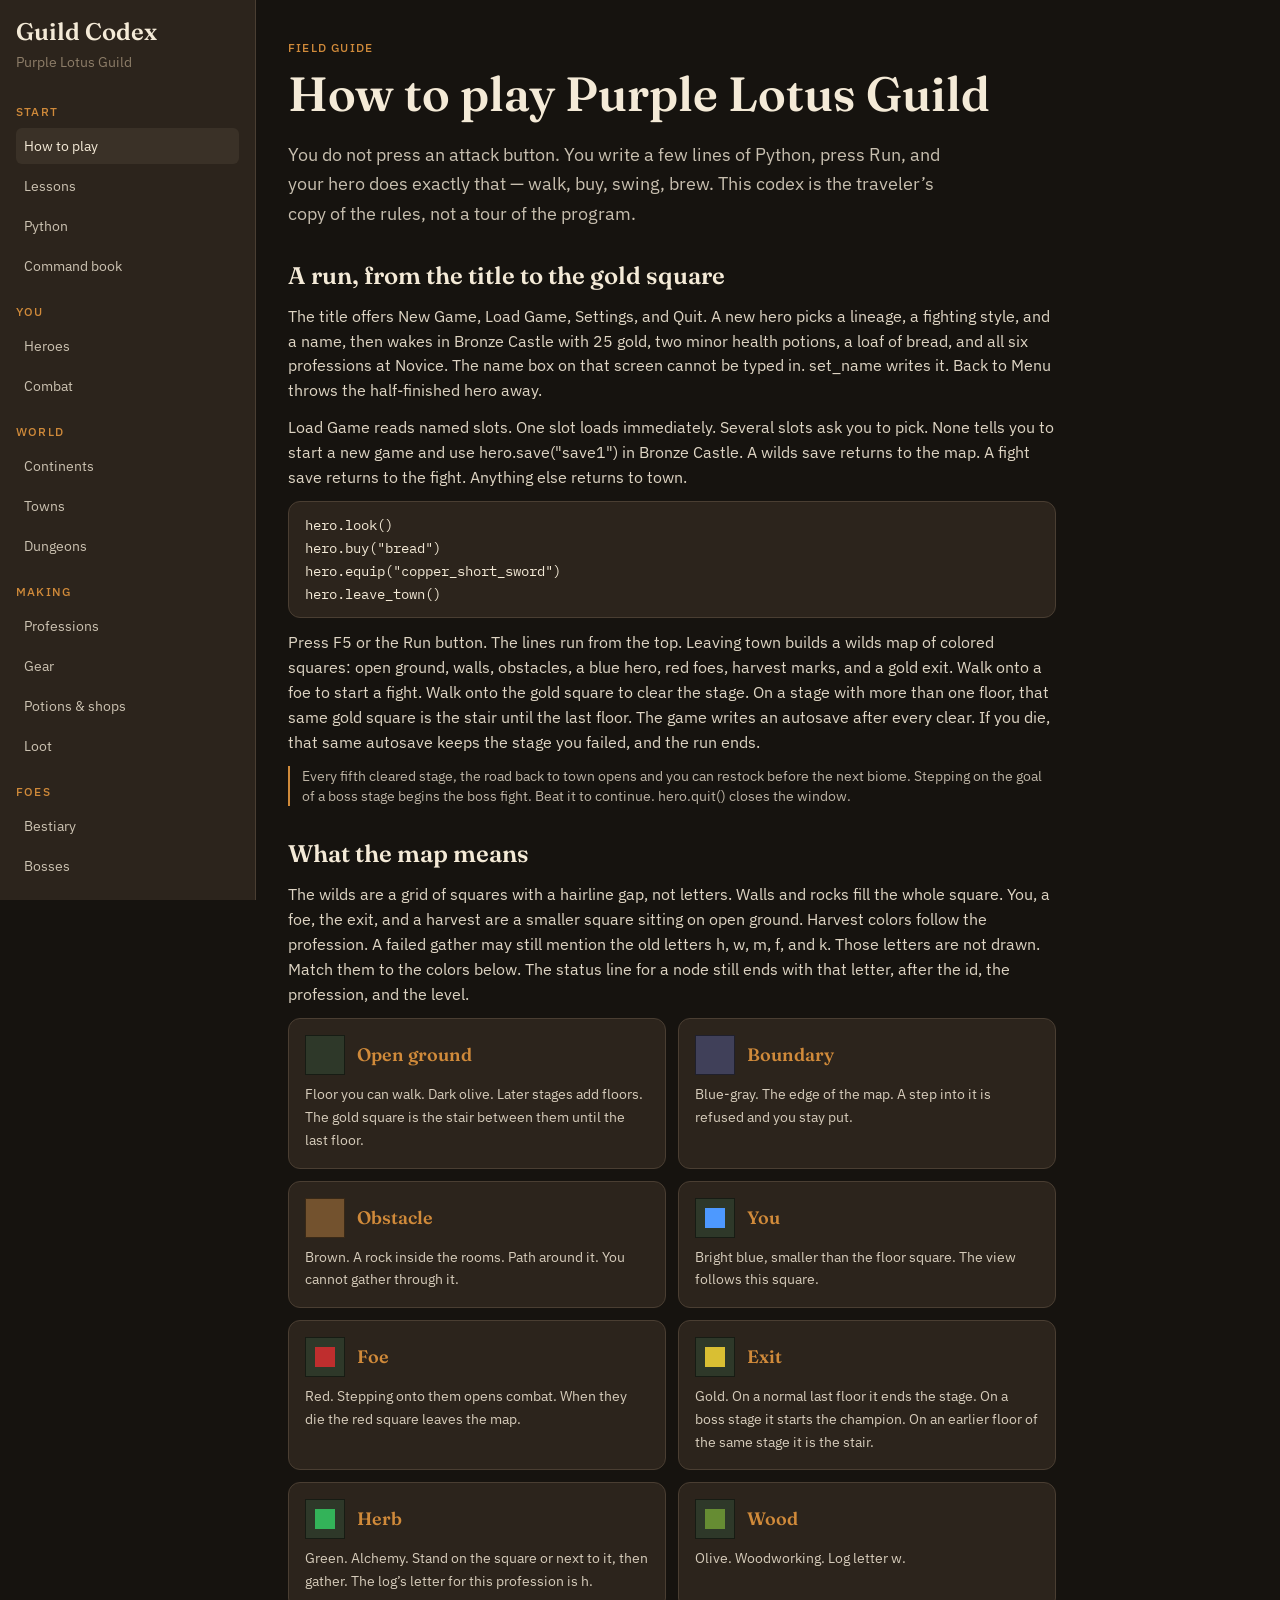
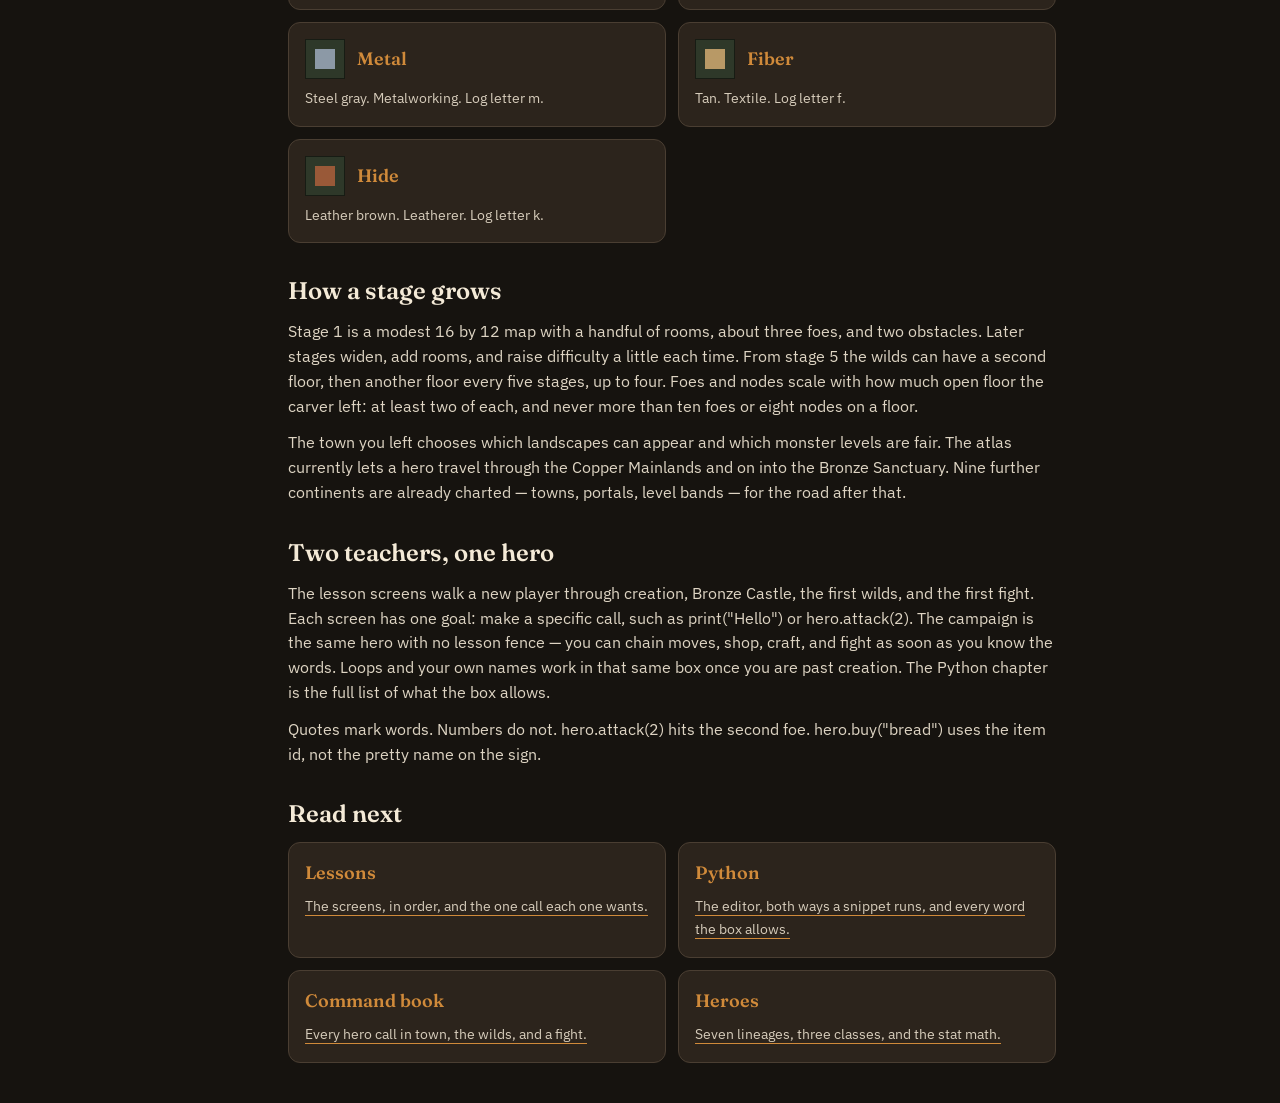
<file: index.html>
<!DOCTYPE html><html lang="en"><head><meta name="twitter:card" content="summary_large_image"><meta property="og:title" content="Guild Codex"><meta charSet="utf-8"/><meta name="viewport" content="width=device-width, initial-scale=1"/><link rel="stylesheet" href="assets/styles-CVr9-Vob.css" data-precedence="default"/><link rel="stylesheet" href="https://fonts.googleapis.com/css2?family=Fraunces:opsz,wght@9..144,560;9..144,680&amp;family=IBM+Plex+Mono:wght@400;500&amp;family=IBM+Plex+Sans:ital,wght@0,400;0,500;0,600;1,400&amp;display=swap" data-precedence="default"/><title>Guild Codex</title><meta name="description" content="Field guide for Purple Lotus Guild — how to play, the Python you type, heroes, continents, monsters, and bosses."/><meta name="theme-color" content="#16130f"/><link rel="icon" type="image/svg+xml" href="favicon.svg"/><meta name="apple-mobile-web-app-title" content="Guild Codex"><meta name="apple-mobile-web-app-status-bar-style" content="black"></head><body><!--$--><div class="min-h-screen bg-ink text-paper"><div class="mx-auto flex max-w-7xl"><aside class="sticky top-0 h-screen w-64 shrink-0 overflow-y-auto border-r border-line bg-bark px-4 py-5"><a class="block font-display text-2xl font-semibold leading-none active" href="index.html" data-status="active" aria-current="page">Guild Codex</a><p class="mt-2 text-sm text-muted">Purple Lotus Guild</p><nav class="mt-8 space-y-5"><div><p class="mb-2 text-xs font-medium uppercase tracking-widest text-bronze">Start</p><ul class="space-y-1"><li><a class="block rounded-md px-2 py-2 text-sm bg-panel text-paper active" href="index.html" data-status="active" aria-current="page">How to play</a></li><li><a class="block rounded-md px-2 py-2 text-sm text-paper/80 hover:bg-panel/70 hover:text-paper" href="python/index.html">Lessons</a></li><li><a class="block rounded-md px-2 py-2 text-sm text-paper/80 hover:bg-panel/70 hover:text-paper" href="language/index.html">Python</a></li><li><a class="block rounded-md px-2 py-2 text-sm text-paper/80 hover:bg-panel/70 hover:text-paper" href="commands/index.html">Command book</a></li></ul></div><div><p class="mb-2 text-xs font-medium uppercase tracking-widest text-bronze">You</p><ul class="space-y-1"><li><a class="block rounded-md px-2 py-2 text-sm text-paper/80 hover:bg-panel/70 hover:text-paper" href="hero/index.html">Heroes</a></li><li><a class="block rounded-md px-2 py-2 text-sm text-paper/80 hover:bg-panel/70 hover:text-paper" href="combat/index.html">Combat</a></li></ul></div><div><p class="mb-2 text-xs font-medium uppercase tracking-widest text-bronze">World</p><ul class="space-y-1"><li><a class="block rounded-md px-2 py-2 text-sm text-paper/80 hover:bg-panel/70 hover:text-paper" href="world/index.html">Continents</a></li><li><a class="block rounded-md px-2 py-2 text-sm text-paper/80 hover:bg-panel/70 hover:text-paper" href="towns/index.html">Towns</a></li><li><a class="block rounded-md px-2 py-2 text-sm text-paper/80 hover:bg-panel/70 hover:text-paper" href="dungeons/index.html">Dungeons</a></li></ul></div><div><p class="mb-2 text-xs font-medium uppercase tracking-widest text-bronze">Making</p><ul class="space-y-1"><li><a class="block rounded-md px-2 py-2 text-sm text-paper/80 hover:bg-panel/70 hover:text-paper" href="crafts/index.html">Professions</a></li><li><a class="block rounded-md px-2 py-2 text-sm text-paper/80 hover:bg-panel/70 hover:text-paper" href="gear/index.html">Gear</a></li><li><a class="block rounded-md px-2 py-2 text-sm text-paper/80 hover:bg-panel/70 hover:text-paper" href="goods/index.html">Potions &amp; shops</a></li><li><a class="block rounded-md px-2 py-2 text-sm text-paper/80 hover:bg-panel/70 hover:text-paper" href="loot/index.html">Loot</a></li></ul></div><div><p class="mb-2 text-xs font-medium uppercase tracking-widest text-bronze">Foes</p><ul class="space-y-1"><li><a class="block rounded-md px-2 py-2 text-sm text-paper/80 hover:bg-panel/70 hover:text-paper" href="bestiary/index.html">Bestiary</a></li><li><a class="block rounded-md px-2 py-2 text-sm text-paper/80 hover:bg-panel/70 hover:text-paper" href="bosses/index.html">Bosses</a></li></ul></div></nav></aside><main class="min-w-0 flex-1 px-4 py-6 md:px-8 md:py-10"><article class="max-w-3xl"><p class="text-xs font-medium uppercase tracking-widest text-bronze">Field guide</p><h1 class="mt-2 font-display text-4xl font-semibold leading-tight text-paper md:text-5xl">How to play Purple Lotus Guild</h1><p class="mt-4 max-w-2xl text-lg leading-relaxed text-paper/80">You do not press an attack button. You write a few lines of Python, press Run, and your hero does exactly that — walk, buy, swing, brew. This codex is the traveler’s copy of the rules, not a tour of the program.</p><div class="mt-8 space-y-8"><section><h2 class="font-display text-2xl font-semibold text-paper">A run, from the title to the gold square</h2><div class="mt-3 space-y-3 text-paper/90"><p>The title offers New Game, Load Game, Settings, and Quit. A new hero picks a lineage, a fighting style, and a name, then wakes in Bronze Castle with 25 gold, two minor health potions, a loaf of bread, and all six professions at Novice. The name box on that screen cannot be typed in. set_name writes it. Back to Menu throws the half-finished hero away.</p><p>Load Game reads named slots. One slot loads immediately. Several slots ask you to pick. None tells you to start a new game and use hero.save(&quot;save1&quot;) in Bronze Castle. A wilds save returns to the map. A fight save returns to the fight. Anything else returns to town.</p><pre class="overflow-x-auto rounded-card border border-line bg-bark px-4 py-3 font-mono text-sm leading-relaxed text-paper"><code>hero.look()
hero.buy(&quot;bread&quot;)
hero.equip(&quot;copper_short_sword&quot;)
hero.leave_town()</code></pre><p>Press F5 or the Run button. The lines run from the top. Leaving town builds a wilds map of colored squares: open ground, walls, obstacles, a blue hero, red foes, harvest marks, and a gold exit. Walk onto a foe to start a fight. Walk onto the gold square to clear the stage. On a stage with more than one floor, that same gold square is the stair until the last floor. The game writes an autosave after every clear. If you die, that same autosave keeps the stage you failed, and the run ends.</p><p class="border-l-2 border-bronze pl-3 text-sm text-paper/75">Every fifth cleared stage, the road back to town opens and you can restock before the next biome. Stepping on the goal of a boss stage begins the boss fight. Beat it to continue. hero.quit() closes the window.</p></div></section><section><h2 class="font-display text-2xl font-semibold text-paper">What the map means</h2><div class="mt-3 space-y-3 text-paper/90"><p>The wilds are a grid of squares with a hairline gap, not letters. Walls and rocks fill the whole square. You, a foe, the exit, and a harvest are a smaller square sitting on open ground. Harvest colors follow the profession. A failed gather may still mention the old letters h, w, m, f, and k. Those letters are not drawn. Match them to the colors below. The status line for a node still ends with that letter, after the id, the profession, and the level.</p><div class="grid gap-3 sm:grid-cols-2"><div class="rounded-card border border-line bg-bark px-4 py-4"><div class="flex items-center gap-3"><span class="inline-flex h-10 w-10 shrink-0 items-center justify-center border border-black/50" style="background:#2e3829"></span><h3 class="font-display text-lg font-semibold text-bronze">Open ground</h3></div><p class="mt-2 text-sm leading-relaxed text-paper/85">Floor you can walk. Dark olive. Later stages add floors. The gold square is the stair between them until the last floor.</p></div><div class="rounded-card border border-line bg-bark px-4 py-4"><div class="flex items-center gap-3"><span class="inline-flex h-10 w-10 shrink-0 items-center justify-center border border-black/50" style="background:#404059"></span><h3 class="font-display text-lg font-semibold text-bronze">Boundary</h3></div><p class="mt-2 text-sm leading-relaxed text-paper/85">Blue-gray. The edge of the map. A step into it is refused and you stay put.</p></div><div class="rounded-card border border-line bg-bark px-4 py-4"><div class="flex items-center gap-3"><span class="inline-flex h-10 w-10 shrink-0 items-center justify-center border border-black/50" style="background:#73522e"></span><h3 class="font-display text-lg font-semibold text-bronze">Obstacle</h3></div><p class="mt-2 text-sm leading-relaxed text-paper/85">Brown. A rock inside the rooms. Path around it. You cannot gather through it.</p></div><div class="rounded-card border border-line bg-bark px-4 py-4"><div class="flex items-center gap-3"><span class="inline-flex h-10 w-10 shrink-0 items-center justify-center border border-black/50" style="background:#2e3829"><span class="h-5 w-5" style="background:#4d99ff"></span></span><h3 class="font-display text-lg font-semibold text-bronze">You</h3></div><p class="mt-2 text-sm leading-relaxed text-paper/85">Bright blue, smaller than the floor square. The view follows this square.</p></div><div class="rounded-card border border-line bg-bark px-4 py-4"><div class="flex items-center gap-3"><span class="inline-flex h-10 w-10 shrink-0 items-center justify-center border border-black/50" style="background:#2e3829"><span class="h-5 w-5" style="background:#bf2e2e"></span></span><h3 class="font-display text-lg font-semibold text-bronze">Foe</h3></div><p class="mt-2 text-sm leading-relaxed text-paper/85">Red. Stepping onto them opens combat. When they die the red square leaves the map.</p></div><div class="rounded-card border border-line bg-bark px-4 py-4"><div class="flex items-center gap-3"><span class="inline-flex h-10 w-10 shrink-0 items-center justify-center border border-black/50" style="background:#2e3829"><span class="h-5 w-5" style="background:#d9bf33"></span></span><h3 class="font-display text-lg font-semibold text-bronze">Exit</h3></div><p class="mt-2 text-sm leading-relaxed text-paper/85">Gold. On a normal last floor it ends the stage. On a boss stage it starts the champion. On an earlier floor of the same stage it is the stair.</p></div><div class="rounded-card border border-line bg-bark px-4 py-4"><div class="flex items-center gap-3"><span class="inline-flex h-10 w-10 shrink-0 items-center justify-center border border-black/50" style="background:#2e3829"><span class="h-5 w-5" style="background:#33b359"></span></span><h3 class="font-display text-lg font-semibold text-bronze">Herb</h3></div><p class="mt-2 text-sm leading-relaxed text-paper/85">Green. Alchemy. Stand on the square or next to it, then gather. The log’s letter for this profession is h.</p></div><div class="rounded-card border border-line bg-bark px-4 py-4"><div class="flex items-center gap-3"><span class="inline-flex h-10 w-10 shrink-0 items-center justify-center border border-black/50" style="background:#2e3829"><span class="h-5 w-5" style="background:#668c33"></span></span><h3 class="font-display text-lg font-semibold text-bronze">Wood</h3></div><p class="mt-2 text-sm leading-relaxed text-paper/85">Olive. Woodworking. Log letter w.</p></div><div class="rounded-card border border-line bg-bark px-4 py-4"><div class="flex items-center gap-3"><span class="inline-flex h-10 w-10 shrink-0 items-center justify-center border border-black/50" style="background:#2e3829"><span class="h-5 w-5" style="background:#8c99a6"></span></span><h3 class="font-display text-lg font-semibold text-bronze">Metal</h3></div><p class="mt-2 text-sm leading-relaxed text-paper/85">Steel gray. Metalworking. Log letter m.</p></div><div class="rounded-card border border-line bg-bark px-4 py-4"><div class="flex items-center gap-3"><span class="inline-flex h-10 w-10 shrink-0 items-center justify-center border border-black/50" style="background:#2e3829"><span class="h-5 w-5" style="background:#b89966"></span></span><h3 class="font-display text-lg font-semibold text-bronze">Fiber</h3></div><p class="mt-2 text-sm leading-relaxed text-paper/85">Tan. Textile. Log letter f.</p></div><div class="rounded-card border border-line bg-bark px-4 py-4"><div class="flex items-center gap-3"><span class="inline-flex h-10 w-10 shrink-0 items-center justify-center border border-black/50" style="background:#2e3829"><span class="h-5 w-5" style="background:#995938"></span></span><h3 class="font-display text-lg font-semibold text-bronze">Hide</h3></div><p class="mt-2 text-sm leading-relaxed text-paper/85">Leather brown. Leatherer. Log letter k.</p></div></div></div></section><section><h2 class="font-display text-2xl font-semibold text-paper">How a stage grows</h2><div class="mt-3 space-y-3 text-paper/90"><p>Stage 1 is a modest 16 by 12 map with a handful of rooms, about three foes, and two obstacles. Later stages widen, add rooms, and raise difficulty a little each time. From stage 5 the wilds can have a second floor, then another floor every five stages, up to four. Foes and nodes scale with how much open floor the carver left: at least two of each, and never more than ten foes or eight nodes on a floor.</p><p>The town you left chooses which landscapes can appear and which monster levels are fair. The atlas currently lets a hero travel through the Copper Mainlands and on into the Bronze Sanctuary. Nine further continents are already charted — towns, portals, level bands — for the road after that.</p></div></section><section><h2 class="font-display text-2xl font-semibold text-paper">Two teachers, one hero</h2><div class="mt-3 space-y-3 text-paper/90"><p>The lesson screens walk a new player through creation, Bronze Castle, the first wilds, and the first fight. Each screen has one goal: make a specific call, such as print(&quot;Hello&quot;) or hero.attack(2). The campaign is the same hero with no lesson fence — you can chain moves, shop, craft, and fight as soon as you know the words. Loops and your own names work in that same box once you are past creation. The Python chapter is the full list of what the box allows.</p><p>Quotes mark words. Numbers do not. hero.attack(2) hits the second foe. hero.buy(&quot;bread&quot;) uses the item id, not the pretty name on the sign.</p></div></section><section><h2 class="font-display text-2xl font-semibold text-paper">Read next</h2><div class="mt-3 space-y-3 text-paper/90"><div class="grid gap-3 sm:grid-cols-2"><div class="rounded-card border border-line bg-bark px-4 py-4"><h3 class="font-display text-lg font-semibold text-bronze">Lessons</h3><div class="mt-2 space-y-2 text-sm leading-relaxed text-paper/85"><a class="underline decoration-bronze underline-offset-4" href="python/index.html">The screens, in order, and the one call each one wants.</a></div></div><div class="rounded-card border border-line bg-bark px-4 py-4"><h3 class="font-display text-lg font-semibold text-bronze">Python</h3><div class="mt-2 space-y-2 text-sm leading-relaxed text-paper/85"><a class="underline decoration-bronze underline-offset-4" href="language/index.html">The editor, both ways a snippet runs, and every word the box allows.</a></div></div><div class="rounded-card border border-line bg-bark px-4 py-4"><h3 class="font-display text-lg font-semibold text-bronze">Command book</h3><div class="mt-2 space-y-2 text-sm leading-relaxed text-paper/85"><a class="underline decoration-bronze underline-offset-4" href="commands/index.html">Every hero call in town, the wilds, and a fight.</a></div></div><div class="rounded-card border border-line bg-bark px-4 py-4"><h3 class="font-display text-lg font-semibold text-bronze">Heroes</h3><div class="mt-2 space-y-2 text-sm leading-relaxed text-paper/85"><a class="underline decoration-bronze underline-offset-4" href="hero/index.html">Seven lineages, three classes, and the stat math.</a></div></div></div></div></section></div></article></main></div></div><!--/$--></body></html>
</file>
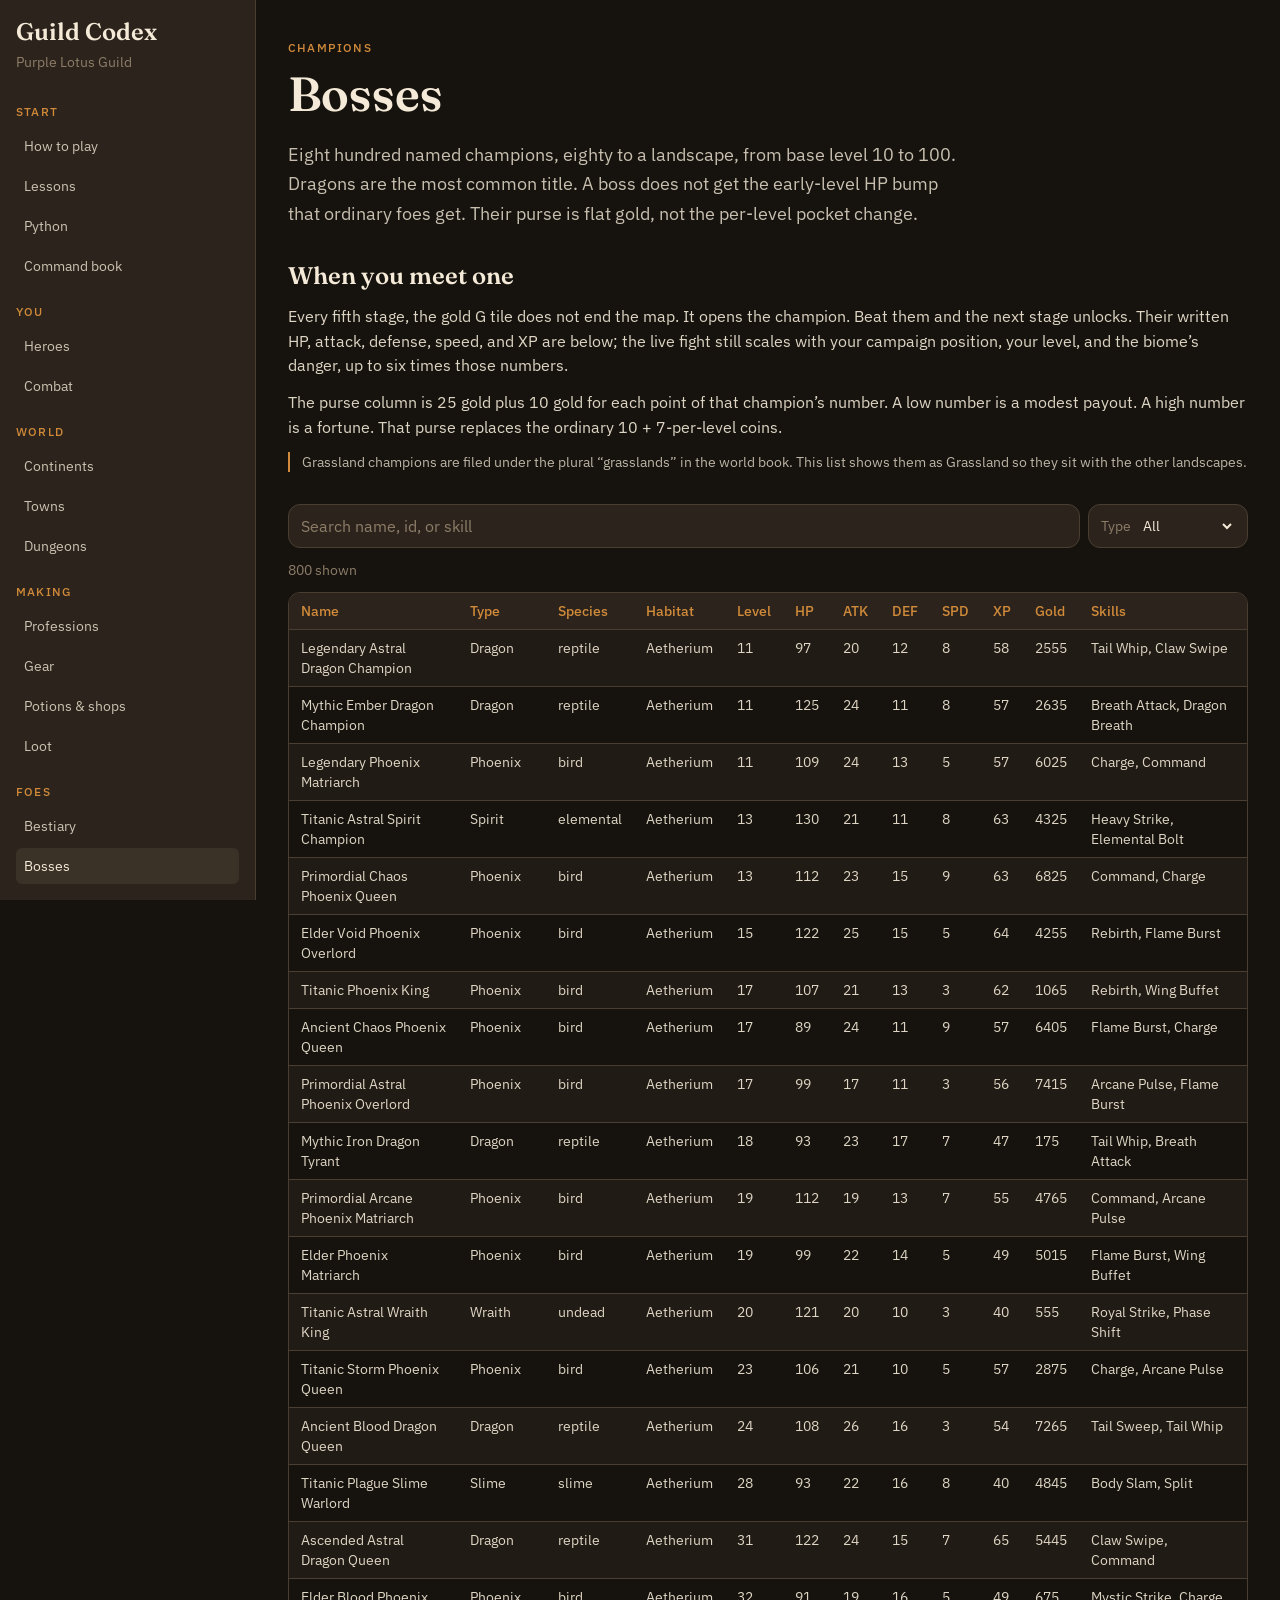
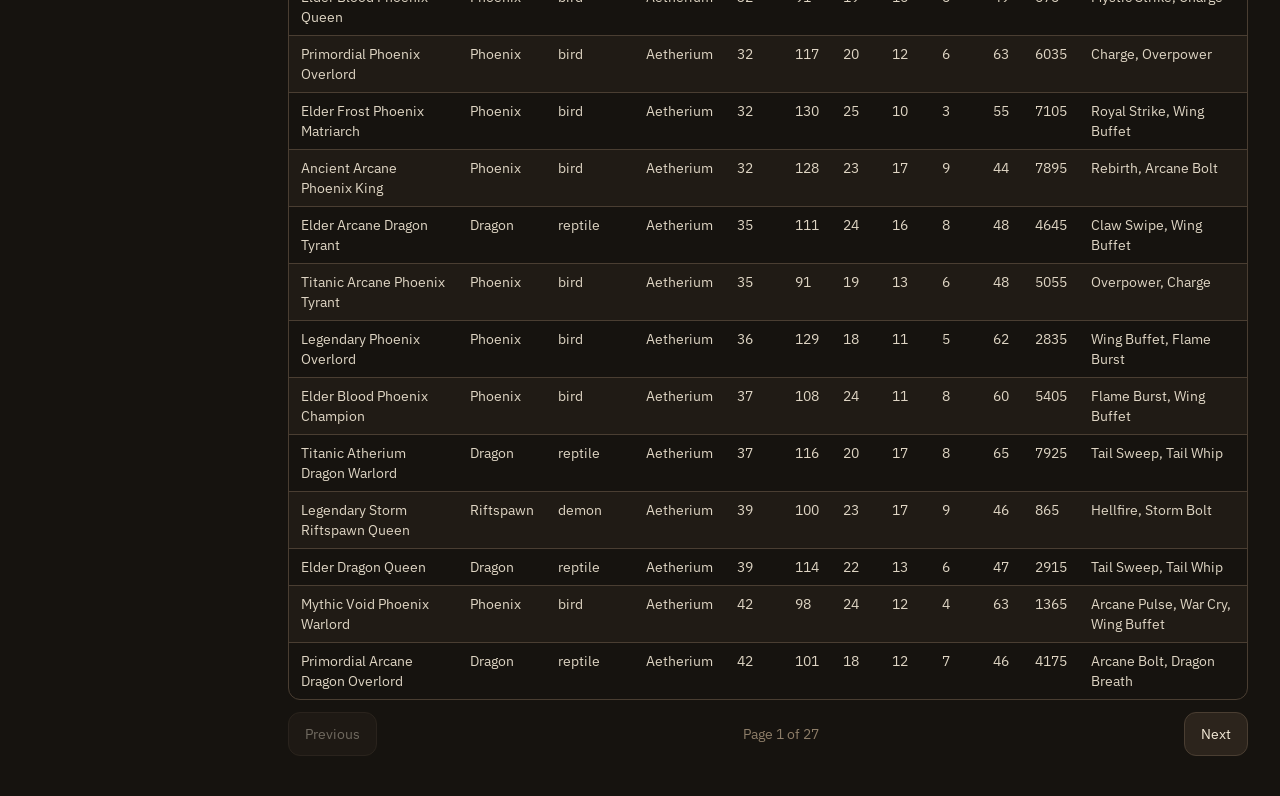
<file: bosses/index.html>
<!DOCTYPE html><html lang="en"><head><meta name="twitter:card" content="summary_large_image"><meta property="og:title" content="Guild Codex"><meta charSet="utf-8"/><meta name="viewport" content="width=device-width, initial-scale=1"/><link rel="stylesheet" href="../assets/styles-CVr9-Vob.css" data-precedence="default"/><link rel="stylesheet" href="https://fonts.googleapis.com/css2?family=Fraunces:opsz,wght@9..144,560;9..144,680&amp;family=IBM+Plex+Mono:wght@400;500&amp;family=IBM+Plex+Sans:ital,wght@0,400;0,500;0,600;1,400&amp;display=swap" data-precedence="default"/><title>Guild Codex</title><meta name="description" content="Field guide for Purple Lotus Guild — how to play, the Python you type, heroes, continents, monsters, and bosses."/><meta name="theme-color" content="#16130f"/><link rel="icon" type="image/svg+xml" href="../favicon.svg"/><meta name="apple-mobile-web-app-title" content="Guild Codex"><meta name="apple-mobile-web-app-status-bar-style" content="black"></head><body><!--$--><div class="min-h-screen bg-ink text-paper"><div class="mx-auto flex max-w-7xl"><aside class="sticky top-0 h-screen w-64 shrink-0 overflow-y-auto border-r border-line bg-bark px-4 py-5"><a class="block font-display text-2xl font-semibold leading-none" href="../index.html">Guild Codex</a><p class="mt-2 text-sm text-muted">Purple Lotus Guild</p><nav class="mt-8 space-y-5"><div><p class="mb-2 text-xs font-medium uppercase tracking-widest text-bronze">Start</p><ul class="space-y-1"><li><a class="block rounded-md px-2 py-2 text-sm text-paper/80 hover:bg-panel/70 hover:text-paper" href="../index.html">How to play</a></li><li><a class="block rounded-md px-2 py-2 text-sm text-paper/80 hover:bg-panel/70 hover:text-paper" href="../python/index.html">Lessons</a></li><li><a class="block rounded-md px-2 py-2 text-sm text-paper/80 hover:bg-panel/70 hover:text-paper" href="../language/index.html">Python</a></li><li><a class="block rounded-md px-2 py-2 text-sm text-paper/80 hover:bg-panel/70 hover:text-paper" href="../commands/index.html">Command book</a></li></ul></div><div><p class="mb-2 text-xs font-medium uppercase tracking-widest text-bronze">You</p><ul class="space-y-1"><li><a class="block rounded-md px-2 py-2 text-sm text-paper/80 hover:bg-panel/70 hover:text-paper" href="../hero/index.html">Heroes</a></li><li><a class="block rounded-md px-2 py-2 text-sm text-paper/80 hover:bg-panel/70 hover:text-paper" href="../combat/index.html">Combat</a></li></ul></div><div><p class="mb-2 text-xs font-medium uppercase tracking-widest text-bronze">World</p><ul class="space-y-1"><li><a class="block rounded-md px-2 py-2 text-sm text-paper/80 hover:bg-panel/70 hover:text-paper" href="../world/index.html">Continents</a></li><li><a class="block rounded-md px-2 py-2 text-sm text-paper/80 hover:bg-panel/70 hover:text-paper" href="../towns/index.html">Towns</a></li><li><a class="block rounded-md px-2 py-2 text-sm text-paper/80 hover:bg-panel/70 hover:text-paper" href="../dungeons/index.html">Dungeons</a></li></ul></div><div><p class="mb-2 text-xs font-medium uppercase tracking-widest text-bronze">Making</p><ul class="space-y-1"><li><a class="block rounded-md px-2 py-2 text-sm text-paper/80 hover:bg-panel/70 hover:text-paper" href="../crafts/index.html">Professions</a></li><li><a class="block rounded-md px-2 py-2 text-sm text-paper/80 hover:bg-panel/70 hover:text-paper" href="../gear/index.html">Gear</a></li><li><a class="block rounded-md px-2 py-2 text-sm text-paper/80 hover:bg-panel/70 hover:text-paper" href="../goods/index.html">Potions &amp; shops</a></li><li><a class="block rounded-md px-2 py-2 text-sm text-paper/80 hover:bg-panel/70 hover:text-paper" href="../loot/index.html">Loot</a></li></ul></div><div><p class="mb-2 text-xs font-medium uppercase tracking-widest text-bronze">Foes</p><ul class="space-y-1"><li><a class="block rounded-md px-2 py-2 text-sm text-paper/80 hover:bg-panel/70 hover:text-paper" href="../bestiary/index.html">Bestiary</a></li><li><a class="block rounded-md px-2 py-2 text-sm bg-panel text-paper active" href="../bosses/index.html" data-status="active" aria-current="page">Bosses</a></li></ul></div></nav></aside><main class="min-w-0 flex-1 px-4 py-6 md:px-8 md:py-10"><article class="max-w-6xl"><p class="text-xs font-medium uppercase tracking-widest text-bronze">Champions</p><h1 class="mt-2 font-display text-4xl font-semibold leading-tight text-paper md:text-5xl">Bosses</h1><p class="mt-4 max-w-2xl text-lg leading-relaxed text-paper/80">Eight hundred named champions, eighty to a landscape, from base level 10 to 100. Dragons are the most common title. A boss does not get the early-level HP bump that ordinary foes get. Their purse is flat gold, not the per-level pocket change.</p><div class="mt-8 space-y-8"><section><h2 class="font-display text-2xl font-semibold text-paper">When you meet one</h2><div class="mt-3 space-y-3 text-paper/90"><p>Every fifth stage, the gold G tile does not end the map. It opens the champion. Beat them and the next stage unlocks. Their written HP, attack, defense, speed, and XP are below; the live fight still scales with your campaign position, your level, and the biome’s danger, up to six times those numbers.</p><p>The purse column is 25 gold plus 10 gold for each point of that champion’s number. A low number is a modest payout. A high number is a fortune. That purse replaces the ordinary 10 + 7-per-level coins.</p><p class="border-l-2 border-bronze pl-3 text-sm text-paper/75">Grassland champions are filed under the plural “grasslands” in the world book. This list shows them as Grassland so they sit with the other landscapes.</p></div></section><script type="application/json" id="boss-rows">[{"name":"Legendary Astral Dragon Champion","species":"reptile","type":"Dragon","habitat":"Aetherium","level":11,"atk":20,"hp":97,"def":12,"spd":8,"xp":58,"skills":"Tail Whip, Claw Swipe","purse":2555},{"name":"Mythic Ember Dragon Champion","species":"reptile","type":"Dragon","habitat":"Aetherium","level":11,"atk":24,"hp":125,"def":11,"spd":8,"xp":57,"skills":"Breath Attack, Dragon Breath","purse":2635},{"name":"Legendary Phoenix Matriarch","species":"bird","type":"Phoenix","habitat":"Aetherium","level":11,"atk":24,"hp":109,"def":13,"spd":5,"xp":57,"skills":"Charge, Command","purse":6025},{"name":"Titanic Astral Spirit Champion","species":"elemental","type":"Spirit","habitat":"Aetherium","level":13,"atk":21,"hp":130,"def":11,"spd":8,"xp":63,"skills":"Heavy Strike, Elemental Bolt","purse":4325},{"name":"Primordial Chaos Phoenix Queen","species":"bird","type":"Phoenix","habitat":"Aetherium","level":13,"atk":23,"hp":112,"def":15,"spd":9,"xp":63,"skills":"Command, Charge","purse":6825},{"name":"Elder Void Phoenix Overlord","species":"bird","type":"Phoenix","habitat":"Aetherium","level":15,"atk":25,"hp":122,"def":15,"spd":5,"xp":64,"skills":"Rebirth, Flame Burst","purse":4255},{"name":"Titanic Phoenix King","species":"bird","type":"Phoenix","habitat":"Aetherium","level":17,"atk":21,"hp":107,"def":13,"spd":3,"xp":62,"skills":"Rebirth, Wing Buffet","purse":1065},{"name":"Ancient Chaos Phoenix Queen","species":"bird","type":"Phoenix","habitat":"Aetherium","level":17,"atk":24,"hp":89,"def":11,"spd":9,"xp":57,"skills":"Flame Burst, Charge","purse":6405},{"name":"Primordial Astral Phoenix Overlord","species":"bird","type":"Phoenix","habitat":"Aetherium","level":17,"atk":17,"hp":99,"def":11,"spd":3,"xp":56,"skills":"Arcane Pulse, Flame Burst","purse":7415},{"name":"Mythic Iron Dragon Tyrant","species":"reptile","type":"Dragon","habitat":"Aetherium","level":18,"atk":23,"hp":93,"def":17,"spd":7,"xp":47,"skills":"Tail Whip, Breath Attack","purse":175},{"name":"Primordial Arcane Phoenix Matriarch","species":"bird","type":"Phoenix","habitat":"Aetherium","level":19,"atk":19,"hp":112,"def":13,"spd":7,"xp":55,"skills":"Command, Arcane Pulse","purse":4765},{"name":"Elder Phoenix Matriarch","species":"bird","type":"Phoenix","habitat":"Aetherium","level":19,"atk":22,"hp":99,"def":14,"spd":5,"xp":49,"skills":"Flame Burst, Wing Buffet","purse":5015},{"name":"Titanic Astral Wraith King","species":"undead","type":"Wraith","habitat":"Aetherium","level":20,"atk":20,"hp":121,"def":10,"spd":3,"xp":40,"skills":"Royal Strike, Phase Shift","purse":555},{"name":"Titanic Storm Phoenix Queen","species":"bird","type":"Phoenix","habitat":"Aetherium","level":23,"atk":21,"hp":106,"def":10,"spd":5,"xp":57,"skills":"Charge, Arcane Pulse","purse":2875},{"name":"Ancient Blood Dragon Queen","species":"reptile","type":"Dragon","habitat":"Aetherium","level":24,"atk":26,"hp":108,"def":16,"spd":3,"xp":54,"skills":"Tail Sweep, Tail Whip","purse":7265},{"name":"Titanic Plague Slime Warlord","species":"slime","type":"Slime","habitat":"Aetherium","level":28,"atk":22,"hp":93,"def":16,"spd":8,"xp":40,"skills":"Body Slam, Split","purse":4845},{"name":"Ascended Astral Dragon Queen","species":"reptile","type":"Dragon","habitat":"Aetherium","level":31,"atk":24,"hp":122,"def":15,"spd":7,"xp":65,"skills":"Claw Swipe, Command","purse":5445},{"name":"Elder Blood Phoenix Queen","species":"bird","type":"Phoenix","habitat":"Aetherium","level":32,"atk":19,"hp":91,"def":16,"spd":5,"xp":49,"skills":"Mystic Strike, Charge","purse":675},{"name":"Primordial Phoenix Overlord","species":"bird","type":"Phoenix","habitat":"Aetherium","level":32,"atk":20,"hp":117,"def":12,"spd":6,"xp":63,"skills":"Charge, Overpower","purse":6035},{"name":"Elder Frost Phoenix Matriarch","species":"bird","type":"Phoenix","habitat":"Aetherium","level":32,"atk":25,"hp":130,"def":10,"spd":3,"xp":55,"skills":"Royal Strike, Wing Buffet","purse":7105},{"name":"Ancient Arcane Phoenix King","species":"bird","type":"Phoenix","habitat":"Aetherium","level":32,"atk":23,"hp":128,"def":17,"spd":9,"xp":44,"skills":"Rebirth, Arcane Bolt","purse":7895},{"name":"Elder Arcane Dragon Tyrant","species":"reptile","type":"Dragon","habitat":"Aetherium","level":35,"atk":24,"hp":111,"def":16,"spd":8,"xp":48,"skills":"Claw Swipe, Wing Buffet","purse":4645},{"name":"Titanic Arcane Phoenix Tyrant","species":"bird","type":"Phoenix","habitat":"Aetherium","level":35,"atk":19,"hp":91,"def":13,"spd":6,"xp":48,"skills":"Overpower, Charge","purse":5055},{"name":"Legendary Phoenix Overlord","species":"bird","type":"Phoenix","habitat":"Aetherium","level":36,"atk":18,"hp":129,"def":11,"spd":5,"xp":62,"skills":"Wing Buffet, Flame Burst","purse":2835},{"name":"Elder Blood Phoenix Champion","species":"bird","type":"Phoenix","habitat":"Aetherium","level":37,"atk":24,"hp":108,"def":11,"spd":8,"xp":60,"skills":"Flame Burst, Wing Buffet","purse":5405},{"name":"Titanic Atherium Dragon Warlord","species":"reptile","type":"Dragon","habitat":"Aetherium","level":37,"atk":20,"hp":116,"def":17,"spd":8,"xp":65,"skills":"Tail Sweep, Tail Whip","purse":7925},{"name":"Legendary Storm Riftspawn Queen","species":"demon","type":"Riftspawn","habitat":"Aetherium","level":39,"atk":23,"hp":100,"def":17,"spd":9,"xp":46,"skills":"Hellfire, Storm Bolt","purse":865},{"name":"Elder Dragon Queen","species":"reptile","type":"Dragon","habitat":"Aetherium","level":39,"atk":22,"hp":114,"def":13,"spd":6,"xp":47,"skills":"Tail Sweep, Tail Whip","purse":2915},{"name":"Mythic Void Phoenix Warlord","species":"bird","type":"Phoenix","habitat":"Aetherium","level":42,"atk":24,"hp":98,"def":12,"spd":4,"xp":63,"skills":"Arcane Pulse, War Cry, Wing Buffet","purse":1365},{"name":"Primordial Arcane Dragon Overlord","species":"reptile","type":"Dragon","habitat":"Aetherium","level":42,"atk":18,"hp":101,"def":12,"spd":7,"xp":46,"skills":"Arcane Bolt, Dragon Breath","purse":4175},{"name":"Primordial Blood Phoenix Matriarch","species":"bird","type":"Phoenix","habitat":"Aetherium","level":42,"atk":18,"hp":123,"def":17,"spd":5,"xp":60,"skills":"Rebirth, Flame Burst","purse":4625},{"name":"Primordial Crystal Aberration Matriarch","species":"aberration","type":"Aberration","habitat":"Aetherium","level":42,"atk":26,"hp":85,"def":12,"spd":4,"xp":56,"skills":"Tentacle Lash, Royal Strike, Psychic Pulse","purse":4935},{"name":"Titanic Venom Dragon King","species":"reptile","type":"Dragon","habitat":"Aetherium","level":42,"atk":22,"hp":127,"def":10,"spd":6,"xp":44,"skills":"Breath Attack, Royal Strike, Command","purse":5145},{"name":"Ancient Chaos Dragon Champion","species":"reptile","type":"Dragon","habitat":"Aetherium","level":43,"atk":21,"hp":121,"def":17,"spd":5,"xp":54,"skills":"Claw Swipe, Heavy Strike, Dragon Breath","purse":5095},{"name":"Mythic Void Spirit Overlord","species":"elemental","type":"Spirit","habitat":"Aetherium","level":46,"atk":21,"hp":101,"def":16,"spd":8,"xp":45,"skills":"Void Pulse, Elemental Bolt, Energy Pulse","purse":2725},{"name":"Elder Astral Phoenix Champion","species":"bird","type":"Phoenix","habitat":"Aetherium","level":47,"atk":18,"hp":122,"def":15,"spd":9,"xp":56,"skills":"Mystic Strike, Flame Burst, Arcane Pulse","purse":7655},{"name":"Mythic Aberration King","species":"aberration","type":"Aberration","habitat":"Aetherium","level":47,"atk":21,"hp":108,"def":16,"spd":8,"xp":61,"skills":"Royal Strike, Mind Spike","purse":7995},{"name":"Primordial Arcane Phoenix Champion","species":"bird","type":"Phoenix","habitat":"Aetherium","level":48,"atk":23,"hp":111,"def":14,"spd":9,"xp":52,"skills":"Wing Buffet, Charge, Flame Burst","purse":2255},{"name":"Ascended Spirit Golem Overlord","species":"construct","type":"Golem","habitat":"Aetherium","level":48,"atk":25,"hp":86,"def":17,"spd":7,"xp":53,"skills":"Command, Ground Slam, Stone Fist","purse":4135},{"name":"Elder Arcane Dragon Queen","species":"reptile","type":"Dragon","habitat":"Aetherium","level":48,"atk":25,"hp":115,"def":10,"spd":4,"xp":61,"skills":"Wing Buffet, Claw Swipe, Arcane Bolt","purse":6935},{"name":"Mythic Astral Dragon King","species":"reptile","type":"Dragon","habitat":"Aetherium","level":49,"atk":22,"hp":92,"def":13,"spd":5,"xp":55,"skills":"Tail Sweep, Royal Strike, Breath Attack","purse":3235},{"name":"Ascended Dragon Tyrant","species":"reptile","type":"Dragon","habitat":"Aetherium","level":51,"atk":20,"hp":117,"def":14,"spd":7,"xp":42,"skills":"Fear, Wing Buffet, Tail Sweep","purse":205},{"name":"Ascended Astral Phoenix King","species":"bird","type":"Phoenix","habitat":"Aetherium","level":53,"atk":18,"hp":93,"def":13,"spd":3,"xp":64,"skills":"Astral Pulse, Charge","purse":145},{"name":"Primordial Stone Phoenix Champion","species":"bird","type":"Phoenix","habitat":"Aetherium","level":53,"atk":24,"hp":123,"def":17,"spd":7,"xp":44,"skills":"Flame Burst, Arcane Pulse","purse":1275},{"name":"Elder Ice Phoenix Tyrant","species":"bird","type":"Phoenix","habitat":"Aetherium","level":53,"atk":25,"hp":86,"def":14,"spd":8,"xp":41,"skills":"Ice Shard, Charge, Overpower","purse":3075},{"name":"Ascended Spirit Overlord","species":"elemental","type":"Spirit","habitat":"Aetherium","level":53,"atk":20,"hp":105,"def":10,"spd":9,"xp":64,"skills":"Energy Pulse, Spirit Bolt","purse":6855},{"name":"Elder Astral Dragon Tyrant","species":"reptile","type":"Dragon","habitat":"Aetherium","level":56,"atk":20,"hp":113,"def":14,"spd":9,"xp":60,"skills":"Wing Buffet, Claw Swipe, Dragon Breath","purse":5485},{"name":"Elder Arcane Phoenix Overlord","species":"bird","type":"Phoenix","habitat":"Aetherium","level":57,"atk":19,"hp":116,"def":14,"spd":7,"xp":60,"skills":"Wing Buffet, Arcane Pulse, Arcane Bolt","purse":3265},{"name":"Legendary Astral Voidspawn Overlord","species":"demon","type":"Voidspawn","habitat":"Aetherium","level":59,"atk":21,"hp":107,"def":17,"spd":4,"xp":41,"skills":"Command, Fear, Hellfire","purse":785},{"name":"Primordial Atherium Dragon Matriarch","species":"reptile","type":"Dragon","habitat":"Aetherium","level":59,"atk":26,"hp":88,"def":14,"spd":6,"xp":48,"skills":"Royal Strike, Atherium Pulse, Wing Buffet","purse":1205},{"name":"Mythic Crystal Dragon King","species":"reptile","type":"Dragon","habitat":"Aetherium","level":59,"atk":18,"hp":97,"def":13,"spd":3,"xp":54,"skills":"Tail Whip, Command, Corrupting Touch","purse":3335},{"name":"Elder Arcane Phoenix Matriarch","species":"bird","type":"Phoenix","habitat":"Aetherium","level":60,"atk":25,"hp":106,"def":11,"spd":7,"xp":49,"skills":"Arcane Pulse, Command, Rebirth, Arcane Bolt","purse":4895},{"name":"Ascended Atherium Phoenix King","species":"bird","type":"Phoenix","habitat":"Aetherium","level":62,"atk":19,"hp":130,"def":16,"spd":4,"xp":54,"skills":"Wing Buffet, Mystic Strike, Charge, Command","purse":4495},{"name":"Legendary Void Dragon Tyrant","species":"reptile","type":"Dragon","habitat":"Aetherium","level":62,"atk":25,"hp":101,"def":10,"spd":4,"xp":63,"skills":"Tail Sweep, Breath Attack, Wing Buffet, Overpower","purse":5245},{"name":"Legendary Arcane Phoenix Champion","species":"bird","type":"Phoenix","habitat":"Aetherium","level":66,"atk":23,"hp":108,"def":16,"spd":5,"xp":46,"skills":"Mystic Strike, Wing Buffet, Heavy Strike, Overpower","purse":995},{"name":"Primordial Dragon Matriarch","species":"reptile","type":"Dragon","habitat":"Aetherium","level":70,"atk":26,"hp":88,"def":15,"spd":7,"xp":59,"skills":"Claw Swipe, Wing Buffet, Royal Strike, Tail Sweep","purse":6105},{"name":"Ascended Void Dragon Matriarch","species":"reptile","type":"Dragon","habitat":"Aetherium","level":71,"atk":18,"hp":106,"def":16,"spd":7,"xp":46,"skills":"Command, Dragon Breath, Breath Attack, Tail Whip","purse":2515},{"name":"Titanic Riftspawn Warlord","species":"demon","type":"Riftspawn","habitat":"Aetherium","level":71,"atk":26,"hp":110,"def":10,"spd":5,"xp":43,"skills":"Cleave, Hellfire, Fear, War Cry","purse":7695},{"name":"Legendary Wraith Champion","species":"undead","type":"Wraith","habitat":"Aetherium","level":74,"atk":25,"hp":93,"def":16,"spd":4,"xp":55,"skills":"Phase Shift, Overpower, Chilling Touch, Unholy Grasp","purse":4035},{"name":"Elder Shadow Slime King","species":"slime","type":"Slime","habitat":"Aetherium","level":74,"atk":23,"hp":129,"def":17,"spd":3,"xp":44,"skills":"Engulf, Command, Split, Royal Strike","purse":7645},{"name":"Elder Arcane Phoenix Tyrant","species":"bird","type":"Phoenix","habitat":"Aetherium","level":76,"atk":17,"hp":124,"def":11,"spd":6,"xp":65,"skills":"Charge, Rebirth, Arcane Bolt, Fear","purse":2245},{"name":"Ancient Ice Phoenix Tyrant","species":"bird","type":"Phoenix","habitat":"Aetherium","level":83,"atk":19,"hp":90,"def":10,"spd":4,"xp":61,"skills":"Mystic Strike, Overpower, Charge, Ice Shard","purse":845},{"name":"Titanic Void Dragon Tyrant","species":"reptile","type":"Dragon","habitat":"Aetherium","level":83,"atk":17,"hp":117,"def":10,"spd":4,"xp":45,"skills":"Overpower, Fear, Tail Whip, Breath Attack","purse":6635},{"name":"Ancient Frost Elemental Tyrant","species":"elemental","type":"Elemental","habitat":"Aetherium","level":84,"atk":26,"hp":128,"def":11,"spd":7,"xp":62,"skills":"Energy Pulse, Fear, Elemental Bolt, Elemental Surge","purse":7015},{"name":"Primordial Thunder Phoenix Tyrant","species":"bird","type":"Phoenix","habitat":"Aetherium","level":86,"atk":17,"hp":103,"def":10,"spd":5,"xp":57,"skills":"Mystic Strike, Flame Burst, Thunderclap, Wing Buffet","purse":1625},{"name":"Ancient Void Dragon Champion","species":"reptile","type":"Dragon","habitat":"Aetherium","level":87,"atk":23,"hp":104,"def":12,"spd":9,"xp":61,"skills":"Tail Sweep, Heavy Strike, Wing Buffet, Breath Attack","purse":6815},{"name":"Primordial Wraith Tyrant","species":"undead","type":"Wraith","habitat":"Aetherium","level":88,"atk":17,"hp":95,"def":15,"spd":6,"xp":55,"skills":"Grave Touch, Soul Drain, Fear, Phase Shift","purse":1345},{"name":"Legendary Atherium Dragon Queen","species":"reptile","type":"Dragon","habitat":"Aetherium","level":88,"atk":20,"hp":129,"def":17,"spd":6,"xp":51,"skills":"Atherium Pulse, Breath Attack, Dragon Breath, Command","purse":5935},{"name":"Elder Chaos Dragon King","species":"reptile","type":"Dragon","habitat":"Aetherium","level":90,"atk":17,"hp":91,"def":12,"spd":5,"xp":56,"skills":"Breath Attack, Tail Sweep, Chaos Bolt, Wing Buffet","purse":6475},{"name":"Titanic Atherium Phoenix Matriarch","species":"bird","type":"Phoenix","habitat":"Aetherium","level":91,"atk":24,"hp":120,"def":11,"spd":8,"xp":48,"skills":"Arcane Pulse, Wing Buffet, Flame Burst, Command","purse":7425},{"name":"Ancient Astral Slime Queen","species":"slime","type":"Slime","habitat":"Aetherium","level":94,"atk":24,"hp":98,"def":17,"spd":7,"xp":41,"skills":"Body Slam, Engulf, Command, Acid Splash","purse":355},{"name":"Ancient Magma Dragon Tyrant","species":"reptile","type":"Dragon","habitat":"Aetherium","level":95,"atk":17,"hp":91,"def":12,"spd":8,"xp":43,"skills":"Tail Whip, Dragon Breath, Lava Splash, Breath Attack","purse":7915},{"name":"Ascended Ice Slime Tyrant","species":"slime","type":"Slime","habitat":"Aetherium","level":96,"atk":17,"hp":128,"def":15,"spd":4,"xp":40,"skills":"Overpower, Acid Splash, Fear, Body Slam","purse":4355},{"name":"Legendary Flame Dragon Matriarch","species":"reptile","type":"Dragon","habitat":"Aetherium","level":96,"atk":20,"hp":87,"def":15,"spd":4,"xp":42,"skills":"Command, Breath Attack, Dragon Breath, Claw Swipe","purse":4535},{"name":"Ancient Atherium Phoenix Queen","species":"bird","type":"Phoenix","habitat":"Aetherium","level":97,"atk":23,"hp":86,"def":12,"spd":5,"xp":46,"skills":"Royal Strike, Flame Burst, Rebirth, Mystic Strike","purse":365},{"name":"Legendary Dragon Warlord","species":"reptile","type":"Dragon","habitat":"Aetherium","level":97,"atk":18,"hp":118,"def":17,"spd":8,"xp":64,"skills":"Tail Sweep, War Cry, Claw Swipe, Dragon Breath","purse":2015},{"name":"Primordial Atherium Phoenix Tyrant","species":"bird","type":"Phoenix","habitat":"Aetherium","level":98,"atk":24,"hp":113,"def":11,"spd":7,"xp":47,"skills":"Wing Buffet, Overpower, Arcane Pulse, Atherium Pulse","purse":7135},{"name":"Ascended Chaos Dragon Matriarch","species":"reptile","type":"Dragon","habitat":"Aetherium","level":99,"atk":23,"hp":99,"def":14,"spd":6,"xp":49,"skills":"Chaos Bolt, Tail Sweep, Dragon Breath, Claw Swipe","purse":1945},{"name":"Ascended Atherium Elemental Warlord","species":"elemental","type":"Elemental","habitat":"Aetherium","level":99,"atk":17,"hp":104,"def":17,"spd":4,"xp":60,"skills":"Atherium Pulse, Elemental Surge, Energy Pulse, Elemental Bolt","purse":2025},{"name":"Titanic Atherium Dragon Overlord","species":"reptile","type":"Dragon","habitat":"Aetherium","level":100,"atk":24,"hp":125,"def":14,"spd":5,"xp":56,"skills":"Dragon Breath, Tail Sweep, Breath Attack, Atherium Pulse","purse":3285},{"name":"Ascended Lightning Kraken Champion","species":"aquatic","type":"Kraken","habitat":"Coast","level":11,"atk":21,"hp":96,"def":15,"spd":9,"xp":58,"skills":"Claw Swipe, Heavy Strike","purse":6065},{"name":"Primordial Shadow Crab Warlord","species":"arthropod","type":"Crab","habitat":"Coast","level":13,"atk":24,"hp":100,"def":11,"spd":8,"xp":60,"skills":"Lunge, Claw Swipe","purse":5165},{"name":"Elder Frost Siren Warlord","species":"beast","type":"Siren","habitat":"Coast","level":13,"atk":19,"hp":98,"def":15,"spd":8,"xp":56,"skills":"Cleave, Frostbite","purse":5575},{"name":"Ancient Spirit Fishfolk Queen","species":"aquatic","type":"Fishfolk","habitat":"Coast","level":16,"atk":24,"hp":130,"def":15,"spd":9,"xp":57,"skills":"Quick Attack, Royal Strike","purse":1805},{"name":"Mythic Blood Crocodile Matriarch","species":"reptile","type":"Crocodile","habitat":"Coast","level":17,"atk":17,"hp":119,"def":10,"spd":3,"xp":60,"skills":"Royal Strike, Lunge","purse":5205},{"name":"Legendary Spirit Shark Tyrant","species":"aquatic","type":"Shark","habitat":"Coast","level":20,"atk":17,"hp":107,"def":11,"spd":3,"xp":56,"skills":"Claw Swipe, Lunge","purse":4155},{"name":"Titanic Spirit Kraken Champion","species":"aquatic","type":"Kraken","habitat":"Coast","level":21,"atk":25,"hp":115,"def":17,"spd":7,"xp":63,"skills":"Lunge, Bite","purse":4265},{"name":"Primordial Shark Tyrant","species":"aquatic","type":"Shark","habitat":"Coast","level":21,"atk":18,"hp":110,"def":11,"spd":5,"xp":41,"skills":"Overpower, Fear","purse":7495},{"name":"Titanic Crystal Kraken Overlord","species":"aquatic","type":"Kraken","habitat":"Coast","level":22,"atk":18,"hp":111,"def":12,"spd":9,"xp":52,"skills":"Claw Swipe, Command","purse":3985},{"name":"Primordial Leviathan Queen","species":"aquatic","type":"Leviathan","habitat":"Coast","level":24,"atk":23,"hp":102,"def":12,"spd":3,"xp":59,"skills":"Lunge, Claw Swipe","purse":2005},{"name":"Legendary Eel Champion","species":"aquatic","type":"Eel","habitat":"Coast","level":25,"atk":23,"hp":90,"def":12,"spd":8,"xp":60,"skills":"Bite, Claw Swipe","purse":4455},{"name":"Ancient Plague Shark Tyrant","species":"aquatic","type":"Shark","habitat":"Coast","level":26,"atk":24,"hp":98,"def":14,"spd":5,"xp":50,"skills":"Bite, Claw Swipe","purse":835},{"name":"Legendary Crocodile Queen","species":"reptile","type":"Crocodile","habitat":"Coast","level":26,"atk":17,"hp":111,"def":12,"spd":7,"xp":56,"skills":"Lunge, Royal Strike","purse":1885},{"name":"Ascended Crystal Kraken Champion","species":"aquatic","type":"Kraken","habitat":"Coast","level":28,"atk":17,"hp":114,"def":12,"spd":9,"xp":49,"skills":"Claw Swipe, Heavy Strike","purse":5355},{"name":"Elder Spirit Octopus Warlord","species":"aquatic","type":"Octopus","habitat":"Coast","level":28,"atk":17,"hp":116,"def":15,"spd":3,"xp":63,"skills":"Spirit Bolt, Claw Swipe","purse":7335},{"name":"Ascended Lightning Crocodile Matriarch","species":"reptile","type":"Crocodile","habitat":"Coast","level":30,"atk":18,"hp":87,"def":15,"spd":4,"xp":64,"skills":"Lunge, Claw Swipe","purse":3785},{"name":"Titanic Storm Fishfolk Overlord","species":"aquatic","type":"Fishfolk","habitat":"Coast","level":31,"atk":20,"hp":116,"def":12,"spd":5,"xp":49,"skills":"Guard, Overpower","purse":1105},{"name":"Legendary Void Fishfolk Champion","species":"aquatic","type":"Fishfolk","habitat":"Coast","level":31,"atk":19,"hp":96,"def":14,"spd":9,"xp":54,"skills":"Guard, Strike","purse":5435},{"name":"Mythic Venom Shark Champion","species":"aquatic","type":"Shark","habitat":"Coast","level":33,"atk":22,"hp":97,"def":16,"spd":7,"xp":57,"skills":"Lunge, Bite","purse":6605},{"name":"Legendary Eel Warlord","species":"aquatic","type":"Eel","habitat":"Coast","level":34,"atk":22,"hp":103,"def":17,"spd":9,"xp":54,"skills":"Cleave, Lunge","purse":2935},{"name":"Primordial Octopus Overlord","species":"aquatic","type":"Octopus","habitat":"Coast","level":36,"atk":21,"hp":115,"def":16,"spd":4,"xp":59,"skills":"Claw Swipe, Command","purse":7035},{"name":"Primordial Ice Fishfolk Matriarch","species":"aquatic","type":"Fishfolk","habitat":"Coast","level":39,"atk":24,"hp":113,"def":17,"spd":3,"xp":53,"skills":"Ice Shard, Command","purse":6005},{"name":"Legendary Ash Eel Tyrant","species":"aquatic","type":"Eel","habitat":"Coast","level":41,"atk":22,"hp":110,"def":10,"spd":8,"xp":57,"skills":"Lunge, Bite","purse":2825},{"name":"Ascended Frost Shark Matriarch","species":"aquatic","type":"Shark","habitat":"Coast","level":41,"atk":22,"hp":93,"def":14,"spd":6,"xp":48,"skills":"Lunge, Frostbite, Command","purse":3775},{"name":"Legendary Flame Kraken Queen","species":"aquatic","type":"Kraken","habitat":"Coast","level":43,"atk":21,"hp":97,"def":12,"spd":7,"xp":62,"skills":"Bite, Claw Swipe","purse":1855},{"name":"Primordial Crystal Shark King","species":"aquatic","type":"Shark","habitat":"Coast","level":43,"atk":26,"hp":90,"def":17,"spd":7,"xp":45,"skills":"Command, Lunge, Bite","purse":2125},{"name":"Titanic Magma Crocodile King","species":"reptile","type":"Crocodile","habitat":"Coast","level":43,"atk":22,"hp":97,"def":14,"spd":4,"xp":58,"skills":"Royal Strike, Lava Splash","purse":3665},{"name":"Legendary Leviathan Overlord","species":"aquatic","type":"Leviathan","habitat":"Coast","level":49,"atk":18,"hp":120,"def":10,"spd":6,"xp":53,"skills":"Command, Lunge, Bite","purse":1665},{"name":"Elder Siren Tyrant","species":"beast","type":"Siren","habitat":"Coast","level":49,"atk":22,"hp":130,"def":17,"spd":3,"xp":53,"skills":"Bite, Lunge, Overpower","purse":7315},{"name":"Ancient Plague Leviathan Champion","species":"aquatic","type":"Leviathan","habitat":"Coast","level":50,"atk":20,"hp":119,"def":16,"spd":4,"xp":58,"skills":"Claw Swipe, Lunge, Plague Cloud","purse":1265},{"name":"Elder Ember Leviathan Tyrant","species":"aquatic","type":"Leviathan","habitat":"Coast","level":50,"atk":19,"hp":94,"def":14,"spd":3,"xp":53,"skills":"Overpower, Claw Swipe","purse":2215},{"name":"Titanic Wind Kraken Warlord","species":"aquatic","type":"Kraken","habitat":"Coast","level":51,"atk":22,"hp":96,"def":14,"spd":3,"xp":56,"skills":"War Cry, Bite, Claw Swipe","purse":465},{"name":"Ascended Lightning Siren Warlord","species":"beast","type":"Siren","habitat":"Coast","level":51,"atk":25,"hp":122,"def":16,"spd":9,"xp":64,"skills":"Claw Swipe, Lunge","purse":1175},{"name":"Ascended Flame Crocodile Tyrant","species":"reptile","type":"Crocodile","habitat":"Coast","level":51,"atk":26,"hp":110,"def":10,"spd":9,"xp":40,"skills":"Flame Burst, Bite","purse":3625},{"name":"Primordial Spirit Siren Warlord","species":"beast","type":"Siren","habitat":"Coast","level":53,"atk":22,"hp":123,"def":12,"spd":3,"xp":45,"skills":"War Cry, Claw Swipe","purse":3515},{"name":"Ascended Storm Crab Champion","species":"arthropod","type":"Crab","habitat":"Coast","level":55,"atk":25,"hp":107,"def":10,"spd":3,"xp":61,"skills":"Claw Swipe, Lunge, Heavy Strike","purse":4165},{"name":"Primordial Lightning Crocodile Matriarch","species":"reptile","type":"Crocodile","habitat":"Coast","level":55,"atk":18,"hp":105,"def":12,"spd":3,"xp":47,"skills":"Lightning Strike, Bite, Claw Swipe","purse":6305},{"name":"Mythic Venom Crocodile Matriarch","species":"reptile","type":"Crocodile","habitat":"Coast","level":57,"atk":20,"hp":100,"def":10,"spd":6,"xp":61,"skills":"Royal Strike, Claw Swipe, Venom Spit","purse":2365},{"name":"Ascended Arcane Fishfolk Queen","species":"aquatic","type":"Fishfolk","habitat":"Coast","level":57,"atk":22,"hp":116,"def":13,"spd":3,"xp":40,"skills":"Battle Cry, Command","purse":7385},{"name":"Legendary Storm Shark Champion","species":"aquatic","type":"Shark","habitat":"Coast","level":58,"atk":25,"hp":104,"def":17,"spd":7,"xp":41,"skills":"Overpower, Bite","purse":5265},{"name":"Legendary Wind Fishfolk Champion","species":"aquatic","type":"Fishfolk","habitat":"Coast","level":59,"atk":21,"hp":128,"def":12,"spd":9,"xp":42,"skills":"Gust, Quick Attack, Heavy Strike","purse":4775},{"name":"Elder Wind Siren Warlord","species":"beast","type":"Siren","habitat":"Coast","level":62,"atk":22,"hp":127,"def":17,"spd":8,"xp":56,"skills":"Lunge, Claw Swipe, Gust, War Cry","purse":5795},{"name":"Ancient Crystal Leviathan King","species":"aquatic","type":"Leviathan","habitat":"Coast","level":63,"atk":25,"hp":120,"def":16,"spd":9,"xp":55,"skills":"Claw Swipe, Crystal Shard, Lunge, Royal Strike","purse":685},{"name":"Ancient Wind Octopus Overlord","species":"aquatic","type":"Octopus","habitat":"Coast","level":63,"atk":23,"hp":109,"def":12,"spd":6,"xp":49,"skills":"Claw Swipe, Bite, Command, Lunge","purse":2275},{"name":"Mythic Wind Shark Matriarch","species":"aquatic","type":"Shark","habitat":"Coast","level":64,"atk":17,"hp":97,"def":11,"spd":5,"xp":53,"skills":"Royal Strike, Claw Swipe, Bite, Lunge","purse":935},{"name":"Legendary Crystal Kraken Champion","species":"aquatic","type":"Kraken","habitat":"Coast","level":68,"atk":25,"hp":91,"def":13,"spd":8,"xp":61,"skills":"Claw Swipe, Lunge, Crystal Shard, Heavy Strike","purse":155},{"name":"Ancient Shadow Fishfolk King","species":"aquatic","type":"Fishfolk","habitat":"Coast","level":69,"atk":20,"hp":129,"def":11,"spd":8,"xp":55,"skills":"Royal Strike, Command, Guard, Strike","purse":7125},{"name":"Primordial Wind Crocodile Warlord","species":"reptile","type":"Crocodile","habitat":"Coast","level":69,"atk":24,"hp":121,"def":16,"spd":7,"xp":51,"skills":"War Cry, Lunge, Claw Swipe, Cleave","purse":7445},{"name":"Mythic Lightning Kraken King","species":"aquatic","type":"Kraken","habitat":"Coast","level":70,"atk":22,"hp":127,"def":10,"spd":8,"xp":42,"skills":"Claw Swipe, Lunge, Bite, Command","purse":3175},{"name":"Ascended Astral Eel Queen","species":"aquatic","type":"Eel","habitat":"Coast","level":71,"atk":22,"hp":105,"def":13,"spd":3,"xp":42,"skills":"Royal Strike, Lunge, Bite, Astral Pulse","purse":945},{"name":"Mythic Wind Shark Queen","species":"aquatic","type":"Shark","habitat":"Coast","level":72,"atk":26,"hp":125,"def":13,"spd":4,"xp":62,"skills":"Claw Swipe, Lunge, Royal Strike, Gust","purse":3555},{"name":"Elder Shark Warlord","species":"aquatic","type":"Shark","habitat":"Coast","level":73,"atk":17,"hp":123,"def":11,"spd":8,"xp":64,"skills":"Lunge, War Cry, Cleave, Claw Swipe","purse":635},{"name":"Titanic Siren Champion","species":"beast","type":"Siren","habitat":"Coast","level":73,"atk":17,"hp":90,"def":15,"spd":5,"xp":47,"skills":"Overpower, Heavy Strike, Lunge, Claw Swipe","purse":2905},{"name":"Titanic Ember Octopus Overlord","species":"aquatic","type":"Octopus","habitat":"Coast","level":76,"atk":17,"hp":94,"def":16,"spd":3,"xp":44,"skills":"Lunge, Ember Shot, Overpower, Claw Swipe","purse":5315},{"name":"Ascended Kraken Champion","species":"aquatic","type":"Kraken","habitat":"Coast","level":78,"atk":20,"hp":119,"def":12,"spd":3,"xp":55,"skills":"Claw Swipe, Heavy Strike, Lunge, Overpower","purse":405},{"name":"Titanic Spirit Sea Serpent Tyrant","species":"reptile","type":"Sea Serpent","habitat":"Coast","level":79,"atk":21,"hp":130,"def":17,"spd":8,"xp":58,"skills":"Spirit Bolt, Tail Whip, Breath Attack, Overpower","purse":7055},{"name":"Legendary Siren Queen","species":"beast","type":"Siren","habitat":"Coast","level":79,"atk":25,"hp":87,"def":12,"spd":5,"xp":64,"skills":"Claw Swipe, Royal Strike, Command, Bite","purse":7575},{"name":"Ascended Crab Warlord","species":"arthropod","type":"Crab","habitat":"Coast","level":80,"atk":25,"hp":110,"def":17,"spd":3,"xp":50,"skills":"Claw Swipe, War Cry, Cleave, Bite","purse":7145},{"name":"Ancient Crystal Fishfolk Warlord","species":"aquatic","type":"Fishfolk","habitat":"Coast","level":81,"atk":20,"hp":91,"def":11,"spd":8,"xp":57,"skills":"Quick Attack, Cleave, Crystal Shard, War Cry","purse":545},{"name":"Mythic Flame Siren Matriarch","species":"beast","type":"Siren","habitat":"Coast","level":81,"atk":19,"hp":121,"def":11,"spd":4,"xp":65,"skills":"Flame Burst, Bite, Lunge, Royal Strike","purse":1585},{"name":"Elder Lightning Leviathan Matriarch","species":"aquatic","type":"Leviathan","habitat":"Coast","level":81,"atk":20,"hp":121,"def":12,"spd":9,"xp":59,"skills":"Bite, Lunge, Lightning Strike, Command","purse":5705},{"name":"Mythic Shark Warlord","species":"aquatic","type":"Shark","habitat":"Coast","level":83,"atk":21,"hp":106,"def":11,"spd":5,"xp":61,"skills":"Cleave, Claw Swipe, Bite, War Cry","purse":95},{"name":"Legendary Crab Champion","species":"arthropod","type":"Crab","habitat":"Coast","level":83,"atk":20,"hp":118,"def":10,"spd":8,"xp":63,"skills":"Heavy Strike, Overpower, Lunge, Claw Swipe","purse":2095},{"name":"Titanic Blood Fishfolk Tyrant","species":"aquatic","type":"Fishfolk","habitat":"Coast","level":83,"atk":19,"hp":105,"def":17,"spd":3,"xp":50,"skills":"Overpower, Guard, Corrupting Touch, Fear","purse":3125},{"name":"Titanic Eel Warlord","species":"aquatic","type":"Eel","habitat":"Coast","level":83,"atk":26,"hp":95,"def":14,"spd":9,"xp":45,"skills":"Bite, Claw Swipe, Cleave, War Cry","purse":5495},{"name":"Ascended Shadow Siren King","species":"beast","type":"Siren","habitat":"Coast","level":87,"atk":25,"hp":104,"def":10,"spd":5,"xp":42,"skills":"Shadow Strike, Claw Swipe, Command, Lunge","purse":7905},{"name":"Elder Lightning Octopus Champion","species":"aquatic","type":"Octopus","habitat":"Coast","level":88,"atk":23,"hp":118,"def":11,"spd":3,"xp":55,"skills":"Overpower, Lightning Strike, Lunge, Claw Swipe","purse":535},{"name":"Mythic Frost Fishfolk Champion","species":"aquatic","type":"Fishfolk","habitat":"Coast","level":88,"atk":24,"hp":107,"def":17,"spd":6,"xp":47,"skills":"Overpower, Heavy Strike, Guard, Frostbite","purse":2865},{"name":"Titanic Stone Crocodile Overlord","species":"reptile","type":"Crocodile","habitat":"Coast","level":89,"atk":24,"hp":103,"def":16,"spd":8,"xp":47,"skills":"Command, Overpower, Claw Swipe, Lunge","purse":6575},{"name":"Ascended Spirit Sea Serpent Warlord","species":"reptile","type":"Sea Serpent","habitat":"Coast","level":90,"atk":21,"hp":114,"def":17,"spd":6,"xp":60,"skills":"Spirit Bolt, Cleave, Claw Swipe, Breath Attack","purse":2625},{"name":"Titanic Wind Siren Matriarch","species":"beast","type":"Siren","habitat":"Coast","level":91,"atk":25,"hp":98,"def":13,"spd":8,"xp":57,"skills":"Command, Corrupting Touch, Lunge, Claw Swipe","purse":755},{"name":"Titanic Crocodile King","species":"reptile","type":"Crocodile","habitat":"Coast","level":91,"atk":19,"hp":102,"def":10,"spd":8,"xp":53,"skills":"Royal Strike, Bite, Claw Swipe, Lunge","purse":6265},{"name":"Legendary Crystal Kraken Tyrant","species":"aquatic","type":"Kraken","habitat":"Coast","level":91,"atk":26,"hp":113,"def":17,"spd":5,"xp":44,"skills":"Overpower, Claw Swipe, Bite, Crystal Shard","purse":7225},{"name":"Primordial Storm Siren Tyrant","species":"beast","type":"Siren","habitat":"Coast","level":95,"atk":24,"hp":127,"def":11,"spd":6,"xp":65,"skills":"Fear, Storm Bolt, Overpower, Bite","purse":7935},{"name":"Elder Wind Kraken Matriarch","species":"aquatic","type":"Kraken","habitat":"Coast","level":96,"atk":26,"hp":107,"def":16,"spd":4,"xp":48,"skills":"Bite, Command, Lunge, Royal Strike","purse":6845},{"name":"Ancient Frost Siren Queen","species":"beast","type":"Siren","habitat":"Coast","level":97,"atk":21,"hp":104,"def":17,"spd":3,"xp":55,"skills":"Claw Swipe, Bite, Lunge, Frostbite","purse":2925},{"name":"Legendary Octopus Matriarch","species":"aquatic","type":"Octopus","habitat":"Coast","level":99,"atk":20,"hp":95,"def":14,"spd":8,"xp":40,"skills":"Claw Swipe, Royal Strike, Bite, Command","purse":1865},{"name":"Ancient Wind Shark Overlord","species":"aquatic","type":"Shark","habitat":"Coast","level":100,"atk":20,"hp":112,"def":13,"spd":7,"xp":49,"skills":"Command, Gust, Lunge, Claw Swipe","purse":3865},{"name":"Mythic Celestial Eel Champion","species":"aquatic","type":"Eel","habitat":"Coast","level":100,"atk":20,"hp":129,"def":14,"spd":4,"xp":55,"skills":"Overpower, Claw Swipe, Bite, Radiant Bolt","purse":5115},{"name":"Titanic Lightning Fishfolk Tyrant","species":"aquatic","type":"Fishfolk","habitat":"Coast","level":100,"atk":23,"hp":91,"def":10,"spd":9,"xp":42,"skills":"Lightning Strike, Battle Cry, Overpower, Quick Attack","purse":5885},{"name":"Elder Iron Dragon Warlord","species":"reptile","type":"Dragon","habitat":"Desert","level":10,"atk":24,"hp":101,"def":11,"spd":7,"xp":60,"skills":"Dragon Breath, Cleave","purse":7545},{"name":"Ascended Scorpion King","species":"arthropod","type":"Scorpion","habitat":"Desert","level":11,"atk":23,"hp":88,"def":12,"spd":9,"xp":64,"skills":"Bite, Royal Strike","purse":745},{"name":"Legendary Stone Dragon Warlord","species":"reptile","type":"Dragon","habitat":"Desert","level":12,"atk":19,"hp":129,"def":16,"spd":3,"xp":42,"skills":"Cleave, Wing Buffet","purse":795},{"name":"Elder Flame Dragon Champion","species":"reptile","type":"Dragon","habitat":"Desert","level":14,"atk":22,"hp":116,"def":11,"spd":4,"xp":48,"skills":"Heavy Strike, Flame Burst","purse":3525},{"name":"Elder Void Dragon Queen","species":"reptile","type":"Dragon","habitat":"Desert","level":19,"atk":20,"hp":90,"def":13,"spd":4,"xp":41,"skills":"Tail Sweep, Royal Strike","purse":1435},{"name":"Primordial Ash Dragon King","species":"reptile","type":"Dragon","habitat":"Desert","level":19,"atk":23,"hp":85,"def":14,"spd":7,"xp":40,"skills":"Breath Attack, Wing Buffet","purse":5525},{"name":"Elder Lizard Tyrant","species":"reptile","type":"Lizard","habitat":"Desert","level":22,"atk":25,"hp":97,"def":17,"spd":3,"xp":47,"skills":"Overpower, Lunge","purse":3815},{"name":"Titanic Wind Dragon King","species":"reptile","type":"Dragon","habitat":"Desert","level":25,"atk":20,"hp":130,"def":12,"spd":4,"xp":44,"skills":"Royal Strike, Gust","purse":2485},{"name":"Titanic Dragon Champion","species":"reptile","type":"Dragon","habitat":"Desert","level":25,"atk":22,"hp":128,"def":11,"spd":9,"xp":56,"skills":"Tail Whip, Breath Attack","purse":4485},{"name":"Ancient Venom Snake Champion","species":"reptile","type":"Snake","habitat":"Desert","level":26,"atk":18,"hp":104,"def":12,"spd":8,"xp":52,"skills":"Bite, Claw Swipe","purse":3305},{"name":"Primordial Stone Dragon Queen","species":"reptile","type":"Dragon","habitat":"Desert","level":27,"atk":18,"hp":86,"def":11,"spd":3,"xp":52,"skills":"Wing Buffet, Claw Swipe","purse":1875},{"name":"Ascended Crystal Dragon King","species":"reptile","type":"Dragon","habitat":"Desert","level":28,"atk":21,"hp":85,"def":15,"spd":4,"xp":55,"skills":"Tail Whip, Tail Sweep","purse":4015},{"name":"Primordial Wind Dragon Warlord","species":"reptile","type":"Dragon","habitat":"Desert","level":28,"atk":20,"hp":93,"def":11,"spd":4,"xp":46,"skills":"Tail Whip, Dragon Breath","purse":6015},{"name":"Legendary Wind Dragon Tyrant","species":"reptile","type":"Dragon","habitat":"Desert","level":30,"atk":22,"hp":116,"def":11,"spd":5,"xp":50,"skills":"Wing Buffet, Claw Swipe","purse":335},{"name":"Mythic Wind Dragon Champion","species":"reptile","type":"Dragon","habitat":"Desert","level":30,"atk":26,"hp":116,"def":13,"spd":8,"xp":63,"skills":"Heavy Strike, Gust","purse":5945},{"name":"Mythic Dragon Champion","species":"reptile","type":"Dragon","habitat":"Desert","level":31,"atk":25,"hp":107,"def":15,"spd":8,"xp":52,"skills":"Dragon Breath, Overpower","purse":645},{"name":"Ancient Atherium Dragon King","species":"reptile","type":"Dragon","habitat":"Desert","level":33,"atk":26,"hp":102,"def":16,"spd":8,"xp":41,"skills":"Breath Attack, Wing Buffet","purse":1335},{"name":"Ancient Ice Scorpion Warlord","species":"arthropod","type":"Scorpion","habitat":"Desert","level":33,"atk":20,"hp":119,"def":12,"spd":3,"xp":56,"skills":"Bite, Lunge","purse":2445},{"name":"Titanic Flame Manticore King","species":"mythical","type":"Manticore","habitat":"Desert","level":34,"atk":19,"hp":94,"def":17,"spd":4,"xp":59,"skills":"Royal Strike, Charge","purse":6155},{"name":"Titanic Arcane Sphinx Queen","species":"mythical","type":"Sphinx","habitat":"Desert","level":35,"atk":21,"hp":89,"def":14,"spd":4,"xp":59,"skills":"Royal Strike, Arcane Bolt","purse":3895},{"name":"Mythic Spirit Dragon King","species":"reptile","type":"Dragon","habitat":"Desert","level":35,"atk":23,"hp":110,"def":10,"spd":9,"xp":53,"skills":"Dragon Breath, Breath Attack","purse":5655},{"name":"Primordial Dragon Queen","species":"reptile","type":"Dragon","habitat":"Desert","level":36,"atk":22,"hp":113,"def":14,"spd":5,"xp":50,"skills":"Tail Sweep, Dragon Breath","purse":1895},{"name":"Mythic Venom Dragon Tyrant","species":"reptile","type":"Dragon","habitat":"Desert","level":36,"atk":22,"hp":109,"def":17,"spd":7,"xp":49,"skills":"Wing Buffet, Breath Attack","purse":6595},{"name":"Elder Storm Dragon Matriarch","species":"reptile","type":"Dragon","habitat":"Desert","level":39,"atk":18,"hp":97,"def":12,"spd":9,"xp":56,"skills":"Wing Buffet, Command","purse":7065},{"name":"Titanic Stone Dragon Champion","species":"reptile","type":"Dragon","habitat":"Desert","level":40,"atk":20,"hp":86,"def":13,"spd":8,"xp":50,"skills":"Claw Swipe, Dragon Breath, Wing Buffet","purse":815},{"name":"Primordial Flame Dragon Overlord","species":"reptile","type":"Dragon","habitat":"Desert","level":40,"atk":22,"hp":111,"def":14,"spd":8,"xp":46,"skills":"Command, Claw Swipe","purse":4025},{"name":"Legendary Lizard Champion","species":"reptile","type":"Lizard","habitat":"Desert","level":43,"atk":25,"hp":113,"def":12,"spd":4,"xp":55,"skills":"Claw Swipe, Lunge, Heavy Strike","purse":215},{"name":"Legendary Ash Golem Overlord","species":"construct","type":"Golem","habitat":"Desert","level":43,"atk":21,"hp":122,"def":11,"spd":3,"xp":53,"skills":"Command, Ground Slam","purse":2955},{"name":"Elder Flame Lizard Queen","species":"reptile","type":"Lizard","habitat":"Desert","level":43,"atk":25,"hp":88,"def":14,"spd":6,"xp":45,"skills":"Claw Swipe, Flame Burst","purse":7615},{"name":"Ascended Flame Manticore Overlord","species":"mythical","type":"Manticore","habitat":"Desert","level":45,"atk":19,"hp":92,"def":11,"spd":5,"xp":43,"skills":"Mystic Strike, Charge, Overpower","purse":3135},{"name":"Ascended Flame Dragon Matriarch","species":"reptile","type":"Dragon","habitat":"Desert","level":46,"atk":19,"hp":85,"def":13,"spd":5,"xp":65,"skills":"Flame Burst, Wing Buffet, Tail Whip","purse":3345},{"name":"Primordial Basilisk Champion","species":"reptile","type":"Basilisk","habitat":"Desert","level":46,"atk":21,"hp":101,"def":14,"spd":8,"xp":60,"skills":"Petrifying Gaze, Venom Bite","purse":3725},{"name":"Primordial Venom Dragon Champion","species":"reptile","type":"Dragon","habitat":"Desert","level":46,"atk":25,"hp":113,"def":10,"spd":7,"xp":49,"skills":"Wing Buffet, Overpower","purse":7745},{"name":"Legendary Stone Dragon Tyrant","species":"reptile","type":"Dragon","habitat":"Desert","level":48,"atk":23,"hp":124,"def":17,"spd":4,"xp":40,"skills":"Wing Buffet, Claw Swipe, Overpower","purse":5805},{"name":"Elder Ash Dragon King","species":"reptile","type":"Dragon","habitat":"Desert","level":49,"atk":18,"hp":86,"def":10,"spd":5,"xp":59,"skills":"Ash Cloud, Claw Swipe","purse":3535},{"name":"Primordial Flame Dragon King","species":"reptile","type":"Dragon","habitat":"Desert","level":51,"atk":18,"hp":91,"def":16,"spd":3,"xp":65,"skills":"Breath Attack, Claw Swipe, Wing Buffet","purse":1695},{"name":"Primordial Dragon Warlord","species":"reptile","type":"Dragon","habitat":"Desert","level":52,"atk":24,"hp":110,"def":12,"spd":6,"xp":50,"skills":"Tail Sweep, War Cry, Claw Swipe","purse":1745},{"name":"Elder Stone Dragon Tyrant","species":"reptile","type":"Dragon","habitat":"Desert","level":52,"atk":22,"hp":106,"def":13,"spd":3,"xp":53,"skills":"Claw Swipe, Overpower, Dragon Breath","purse":7945},{"name":"Ascended Dragon Queen","species":"reptile","type":"Dragon","habitat":"Desert","level":53,"atk":23,"hp":122,"def":13,"spd":3,"xp":53,"skills":"Command, Wing Buffet","purse":775},{"name":"Primordial Stone Dragon Overlord","species":"reptile","type":"Dragon","habitat":"Desert","level":54,"atk":23,"hp":85,"def":14,"spd":4,"xp":58,"skills":"Breath Attack, Wing Buffet, Tail Sweep","purse":1545},{"name":"Primordial Snake Warlord","species":"reptile","type":"Snake","habitat":"Desert","level":55,"atk":22,"hp":92,"def":14,"spd":9,"xp":49,"skills":"War Cry, Lunge, Cleave","purse":325},{"name":"Primordial Atherium Dragon Warlord","species":"reptile","type":"Dragon","habitat":"Desert","level":55,"atk":19,"hp":89,"def":13,"spd":4,"xp":44,"skills":"War Cry, Tail Sweep, Tail Whip","purse":1125},{"name":"Ascended Stone Dragon Tyrant","species":"reptile","type":"Dragon","habitat":"Desert","level":56,"atk":25,"hp":92,"def":15,"spd":4,"xp":62,"skills":"Breath Attack, Tail Whip, Claw Swipe","purse":4385},{"name":"Ancient Venom Sphinx Queen","species":"mythical","type":"Sphinx","habitat":"Desert","level":57,"atk":18,"hp":125,"def":17,"spd":4,"xp":58,"skills":"Arcane Pulse, Charge","purse":3765},{"name":"Elder Basilisk Overlord","species":"reptile","type":"Basilisk","habitat":"Desert","level":58,"atk":25,"hp":127,"def":12,"spd":7,"xp":51,"skills":"Claw Swipe, Venom Bite, Breath Attack","purse":5785},{"name":"Primordial Magma Dragon Warlord","species":"reptile","type":"Dragon","habitat":"Desert","level":58,"atk":20,"hp":107,"def":14,"spd":5,"xp":47,"skills":"Tail Sweep, War Cry","purse":5865},{"name":"Legendary Venom Dragon Champion","species":"reptile","type":"Dragon","habitat":"Desert","level":58,"atk":26,"hp":129,"def":15,"spd":4,"xp":45,"skills":"Venom Spit, Wing Buffet, Tail Sweep","purse":7525},{"name":"Elder Ash Dragon Tyrant","species":"reptile","type":"Dragon","habitat":"Desert","level":59,"atk":22,"hp":114,"def":14,"spd":9,"xp":64,"skills":"Breath Attack, Wing Buffet","purse":4725},{"name":"Elder Celestial Sphinx Tyrant","species":"mythical","type":"Sphinx","habitat":"Desert","level":59,"atk":19,"hp":113,"def":13,"spd":5,"xp":40,"skills":"Radiant Bolt, Mystic Strike","purse":5555},{"name":"Elder Flame Dragon King","species":"reptile","type":"Dragon","habitat":"Desert","level":60,"atk":21,"hp":90,"def":16,"spd":9,"xp":60,"skills":"Claw Swipe, Breath Attack, Royal Strike, Wing Buffet","purse":1735},{"name":"Legendary Ash Snake King","species":"reptile","type":"Snake","habitat":"Desert","level":61,"atk":17,"hp":96,"def":15,"spd":5,"xp":44,"skills":"Command, Royal Strike, Bite, Lunge","purse":6085},{"name":"Ancient Stone Lizard Champion","species":"reptile","type":"Lizard","habitat":"Desert","level":63,"atk":23,"hp":105,"def":14,"spd":9,"xp":60,"skills":"Heavy Strike, Claw Swipe, Stone Spike, Lunge","purse":7405},{"name":"Mythic Flame Basilisk Tyrant","species":"reptile","type":"Basilisk","habitat":"Desert","level":64,"atk":21,"hp":115,"def":15,"spd":8,"xp":51,"skills":"Venom Bite, Flame Burst, Overpower, Claw Swipe","purse":5955},{"name":"Mythic Ice Snake Overlord","species":"reptile","type":"Snake","habitat":"Desert","level":65,"atk":21,"hp":127,"def":12,"spd":7,"xp":40,"skills":"Claw Swipe, Overpower, Command, Bite","purse":3215},{"name":"Elder Ash Kobold Champion","species":"humanoid","type":"Kobold","habitat":"Desert","level":66,"atk":19,"hp":88,"def":16,"spd":7,"xp":42,"skills":"Quick Attack, Heavy Strike, Dodge, Quick Stab","purse":6725},{"name":"Ancient Chaos Snake King","species":"reptile","type":"Snake","habitat":"Desert","level":66,"atk":26,"hp":93,"def":11,"spd":7,"xp":56,"skills":"Bite, Command, Lunge, Chaos Bolt","purse":7085},{"name":"Primordial Stone Dragon King","species":"reptile","type":"Dragon","habitat":"Desert","level":69,"atk":18,"hp":90,"def":11,"spd":9,"xp":46,"skills":"Command, Dragon Breath, Stone Spike, Claw Swipe","purse":2065},{"name":"Elder Lightning Dragon Champion","species":"reptile","type":"Dragon","habitat":"Desert","level":70,"atk":25,"hp":122,"def":16,"spd":9,"xp":44,"skills":"Breath Attack, Overpower, Wing Buffet, Lightning Strike","purse":2315},{"name":"Titanic Wind Sphinx Overlord","species":"mythical","type":"Sphinx","habitat":"Desert","level":73,"atk":25,"hp":119,"def":14,"spd":5,"xp":43,"skills":"Arcane Pulse, Command, Charge, Gust","purse":515},{"name":"Primordial Flame Manticore Tyrant","species":"mythical","type":"Manticore","habitat":"Desert","level":74,"atk":22,"hp":102,"def":13,"spd":4,"xp":59,"skills":"Fear, Mystic Strike, Overpower, Charge","purse":2495},{"name":"Ancient Shadow Dragon Queen","species":"reptile","type":"Dragon","habitat":"Desert","level":77,"atk":25,"hp":110,"def":14,"spd":8,"xp":41,"skills":"Dragon Breath, Shadow Strike, Breath Attack, Royal Strike","purse":2145},{"name":"Primordial Stone Kobold Matriarch","species":"humanoid","type":"Kobold","habitat":"Desert","level":78,"atk":20,"hp":130,"def":10,"spd":9,"xp":41,"skills":"Pack Attack, Trap Toss, Battle Cry, Stone Spike","purse":1775},{"name":"Titanic Venom Golem Overlord","species":"construct","type":"Golem","habitat":"Desert","level":78,"atk":19,"hp":110,"def":16,"spd":5,"xp":52,"skills":"Power Strike, Overpower, Command, Harden","purse":7505},{"name":"Legendary Storm Basilisk Champion","species":"reptile","type":"Basilisk","habitat":"Desert","level":79,"atk":22,"hp":89,"def":14,"spd":6,"xp":57,"skills":"Overpower, Venom Bite, Heavy Strike, Petrifying Gaze","purse":3445},{"name":"Ancient Atherium Dragon Champion","species":"reptile","type":"Dragon","habitat":"Desert","level":80,"atk":22,"hp":102,"def":17,"spd":8,"xp":56,"skills":"Wing Buffet, Heavy Strike, Breath Attack, Tail Sweep","purse":4605},{"name":"Elder Stone Golem Tyrant","species":"construct","type":"Golem","habitat":"Desert","level":81,"atk":25,"hp":127,"def":11,"spd":5,"xp":56,"skills":"Stone Spike, Fear, Overpower, Stone Fist","purse":115},{"name":"Elder Dragon Champion","species":"reptile","type":"Dragon","habitat":"Desert","level":83,"atk":24,"hp":119,"def":10,"spd":8,"xp":48,"skills":"Tail Whip, Claw Swipe, Overpower, Heavy Strike","purse":1795},{"name":"Titanic Ice Dragon Matriarch","species":"reptile","type":"Dragon","habitat":"Desert","level":84,"atk":18,"hp":126,"def":15,"spd":5,"xp":40,"skills":"Claw Swipe, Tail Whip, Wing Buffet, Tail Sweep","purse":5825},{"name":"Mythic Magma Dragon Warlord","species":"reptile","type":"Dragon","habitat":"Desert","level":87,"atk":25,"hp":130,"def":12,"spd":4,"xp":51,"skills":"Claw Swipe, War Cry, Tail Whip, Cleave","purse":6245},{"name":"Ancient Venom Dragon Warlord","species":"reptile","type":"Dragon","habitat":"Desert","level":88,"atk":20,"hp":110,"def":11,"spd":7,"xp":58,"skills":"Tail Sweep, Dragon Breath, Claw Swipe, Cleave","purse":7185},{"name":"Ascended Frost Dragon King","species":"reptile","type":"Dragon","habitat":"Desert","level":89,"atk":26,"hp":115,"def":15,"spd":3,"xp":52,"skills":"Command, Claw Swipe, Tail Sweep, Breath Attack","purse":4345},{"name":"Elder Venom Dragon Matriarch","species":"reptile","type":"Dragon","habitat":"Desert","level":93,"atk":22,"hp":112,"def":15,"spd":7,"xp":56,"skills":"Venom Spit, Breath Attack, Tail Whip, Dragon Breath","purse":7205},{"name":"Ascended Plague Dragon Queen","species":"reptile","type":"Dragon","habitat":"Desert","level":93,"atk":17,"hp":113,"def":14,"spd":7,"xp":53,"skills":"Plague Cloud, Claw Swipe, Royal Strike, Tail Whip","purse":7245},{"name":"Mythic Snake Queen","species":"reptile","type":"Snake","habitat":"Desert","level":94,"atk":22,"hp":112,"def":14,"spd":4,"xp":42,"skills":"Claw Swipe, Bite, Command, Lunge","purse":4275},{"name":"Mythic Kobold Matriarch","species":"humanoid","type":"Kobold","habitat":"Desert","level":94,"atk":22,"hp":96,"def":12,"spd":8,"xp":62,"skills":"Trap Toss, Quick Attack, Guard, Quick Stab","purse":5995},{"name":"Mythic Flame Dragon Warlord","species":"reptile","type":"Dragon","habitat":"Desert","level":94,"atk":23,"hp":104,"def":16,"spd":8,"xp":51,"skills":"Dragon Breath, Wing Buffet, War Cry, Claw Swipe","purse":6835},{"name":"Titanic Wind Dragon Matriarch","species":"reptile","type":"Dragon","habitat":"Desert","level":95,"atk":25,"hp":130,"def":12,"spd":3,"xp":62,"skills":"Tail Whip, Wing Buffet, Breath Attack, Command","purse":3645},{"name":"Primordial Ash Dragon Matriarch","species":"reptile","type":"Dragon","habitat":"Desert","level":98,"atk":19,"hp":106,"def":12,"spd":6,"xp":59,"skills":"Tail Whip, Breath Attack, Tail Sweep, Ash Cloud","purse":1715},{"name":"Mythic Wind Kobold Warlord","species":"humanoid","type":"Kobold","habitat":"Desert","level":98,"atk":21,"hp":127,"def":13,"spd":8,"xp":42,"skills":"Pack Attack, War Cry, Strike, Guard","purse":3835},{"name":"Ancient Ice Dragon King","species":"reptile","type":"Dragon","habitat":"Desert","level":98,"atk":22,"hp":108,"def":13,"spd":6,"xp":42,"skills":"Breath Attack, Wing Buffet, Tail Whip, Dragon Breath","purse":4965},{"name":"Titanic Owl Matriarch","species":"bird","type":"Owl","habitat":"Forest","level":10,"atk":18,"hp":91,"def":16,"spd":3,"xp":45,"skills":"Lunge, Royal Strike","purse":3965},{"name":"Mythic Boar Champion","species":"mammal","type":"Boar","habitat":"Forest","level":10,"atk":25,"hp":89,"def":14,"spd":4,"xp":54,"skills":"Heavy Strike, Bite","purse":5395},{"name":"Mythic Crystal Owl Warlord","species":"bird","type":"Owl","habitat":"Forest","level":15,"atk":17,"hp":128,"def":16,"spd":8,"xp":56,"skills":"Cleave, Lunge","purse":7595},{"name":"Elder Shadow Boar Overlord","species":"mammal","type":"Boar","habitat":"Forest","level":17,"atk":19,"hp":114,"def":15,"spd":7,"xp":58,"skills":"Lunge, Bite","purse":2735},{"name":"Mythic Shadow Boar King","species":"mammal","type":"Boar","habitat":"Forest","level":18,"atk":23,"hp":88,"def":15,"spd":8,"xp":53,"skills":"Command, Lunge","purse":3745},{"name":"Primordial Ice Goblin Overlord","species":"humanoid","type":"Goblin","habitat":"Forest","level":19,"atk":21,"hp":102,"def":15,"spd":9,"xp":58,"skills":"Slash, Strike","purse":5505},{"name":"Elder Spirit Spider Warlord","species":"arthropod","type":"Spider","habitat":"Forest","level":19,"atk":20,"hp":127,"def":10,"spd":8,"xp":42,"skills":"War Cry, Entangle","purse":5565},{"name":"Titanic Venom Treant Matriarch","species":"plant","type":"Treant","habitat":"Forest","level":20,"atk":18,"hp":104,"def":13,"spd":6,"xp":58,"skills":"Regrowth, Spore Cloud","purse":1845},{"name":"Primordial Crystal Gryphon Warlord","species":"mythical","type":"Gryphon","habitat":"Forest","level":23,"atk":17,"hp":111,"def":17,"spd":5,"xp":45,"skills":"Cleave, Charge","purse":7565},{"name":"Ascended Treant Tyrant","species":"plant","type":"Treant","habitat":"Forest","level":24,"atk":20,"hp":120,"def":14,"spd":8,"xp":40,"skills":"Regrowth, Fear","purse":3705},{"name":"Mythic Shadow Goblin Champion","species":"humanoid","type":"Goblin","habitat":"Forest","level":24,"atk":22,"hp":117,"def":13,"spd":5,"xp":63,"skills":"Quick Stab, Quick Attack","purse":4565},{"name":"Ancient Crystal Wolf Overlord","species":"mammal","type":"Wolf","habitat":"Forest","level":24,"atk":26,"hp":94,"def":16,"spd":4,"xp":45,"skills":"Howl, Overpower","purse":5645},{"name":"Ancient Ash Wolf Tyrant","species":"mammal","type":"Wolf","habitat":"Forest","level":24,"atk":18,"hp":89,"def":13,"spd":3,"xp":40,"skills":"Pack Tactics, Fear","purse":7455},{"name":"Primordial Crystal Owl Tyrant","species":"bird","type":"Owl","habitat":"Forest","level":24,"atk":17,"hp":108,"def":14,"spd":7,"xp":43,"skills":"Fear, Overpower","purse":7765},{"name":"Primordial Shadow Deer King","species":"mammal","type":"Deer","habitat":"Forest","level":26,"atk":17,"hp":118,"def":14,"spd":3,"xp":54,"skills":"Bite, Claw Swipe","purse":2595},{"name":"Titanic Frost Deer King","species":"mammal","type":"Deer","habitat":"Forest","level":27,"atk":20,"hp":109,"def":14,"spd":3,"xp":40,"skills":"Claw Swipe, Royal Strike","purse":4405},{"name":"Ascended Wolf Queen","species":"mammal","type":"Wolf","habitat":"Forest","level":28,"atk":24,"hp":107,"def":17,"spd":9,"xp":42,"skills":"Bite, Claw Swipe","purse":7625},{"name":"Mythic Ice Boar King","species":"mammal","type":"Boar","habitat":"Forest","level":29,"atk":26,"hp":94,"def":12,"spd":6,"xp":62,"skills":"Claw Swipe, Ice Shard","purse":1725},{"name":"Primordial Venom Bear Warlord","species":"mammal","type":"Bear","habitat":"Forest","level":31,"atk":23,"hp":110,"def":11,"spd":4,"xp":47,"skills":"Bear Hug, Bite","purse":385},{"name":"Primordial Venom Unicorn Champion","species":"mythical","type":"Unicorn","habitat":"Forest","level":31,"atk":26,"hp":96,"def":15,"spd":6,"xp":50,"skills":"Mystic Strike, Charge","purse":2605},{"name":"Legendary Ember Unicorn King","species":"mythical","type":"Unicorn","habitat":"Forest","level":32,"atk":20,"hp":98,"def":16,"spd":8,"xp":48,"skills":"Ember Shot, Charge","purse":6185},{"name":"Primordial Shadow Goblin King","species":"humanoid","type":"Goblin","habitat":"Forest","level":37,"atk":23,"hp":94,"def":12,"spd":7,"xp":51,"skills":"Command, Battle Cry","purse":955},{"name":"Legendary Deer Queen","species":"mammal","type":"Deer","habitat":"Forest","level":37,"atk":21,"hp":91,"def":16,"spd":3,"xp":41,"skills":"Lunge, Command","purse":2705},{"name":"Ancient Spider King","species":"arthropod","type":"Spider","habitat":"Forest","level":37,"atk":20,"hp":100,"def":13,"spd":7,"xp":48,"skills":"Skitter, Entangle","purse":3945},{"name":"Mythic Treant Overlord","species":"plant","type":"Treant","habitat":"Forest","level":37,"atk":22,"hp":91,"def":16,"spd":6,"xp":45,"skills":"Root Snare, Command","purse":4195},{"name":"Primordial Crystal Deer Overlord","species":"mammal","type":"Deer","habitat":"Forest","level":38,"atk":22,"hp":122,"def":17,"spd":8,"xp":60,"skills":"Bite, Lunge","purse":3485},{"name":"Ascended Shadow Owl Matriarch","species":"bird","type":"Owl","habitat":"Forest","level":40,"atk":17,"hp":118,"def":12,"spd":6,"xp":60,"skills":"Shadow Strike, Bite","purse":255},{"name":"Titanic Venom Unicorn Queen","species":"mythical","type":"Unicorn","habitat":"Forest","level":40,"atk":23,"hp":85,"def":13,"spd":5,"xp":54,"skills":"Mystic Strike, Arcane Pulse","purse":4305},{"name":"Primordial Spirit Gryphon Overlord","species":"mythical","type":"Gryphon","habitat":"Forest","level":41,"atk":24,"hp":102,"def":14,"spd":9,"xp":54,"skills":"Overpower, Spirit Bolt, Command","purse":4665},{"name":"Ascended Gryphon Champion","species":"mythical","type":"Gryphon","habitat":"Forest","level":41,"atk":25,"hp":130,"def":16,"spd":8,"xp":49,"skills":"Mystic Strike, Overpower","purse":5285},{"name":"Primordial Wind Goblin Matriarch","species":"humanoid","type":"Goblin","habitat":"Forest","level":42,"atk":21,"hp":89,"def":15,"spd":7,"xp":52,"skills":"Dirty Trick, Royal Strike, Slash","purse":4585},{"name":"Titanic Spirit Treant Overlord","species":"plant","type":"Treant","habitat":"Forest","level":44,"atk":18,"hp":89,"def":15,"spd":4,"xp":50,"skills":"Regrowth, Overpower","purse":7095},{"name":"Titanic Ice Fox Queen","species":"mammal","type":"Fox","habitat":"Forest","level":45,"atk":18,"hp":107,"def":11,"spd":7,"xp":50,"skills":"Ice Shard, Command, Royal Strike","purse":1555},{"name":"Ascended Spider Champion","species":"arthropod","type":"Spider","habitat":"Forest","level":48,"atk":17,"hp":90,"def":12,"spd":4,"xp":61,"skills":"Lunge, Venom Bite","purse":1655},{"name":"Mythic Treant Tyrant","species":"plant","type":"Treant","habitat":"Forest","level":49,"atk":23,"hp":121,"def":16,"spd":5,"xp":45,"skills":"Spore Cloud, Vine Whip","purse":2845},{"name":"Titanic Venom Unicorn Overlord","species":"mythical","type":"Unicorn","habitat":"Forest","level":51,"atk":19,"hp":89,"def":14,"spd":6,"xp":43,"skills":"Command, Arcane Pulse, Overpower","purse":5585},{"name":"Legendary Ash Spider Queen","species":"arthropod","type":"Spider","habitat":"Forest","level":51,"atk":23,"hp":118,"def":16,"spd":9,"xp":49,"skills":"Entangle, Bite","purse":6895},{"name":"Ancient Shadow Owl Champion","species":"bird","type":"Owl","habitat":"Forest","level":53,"atk":23,"hp":86,"def":17,"spd":6,"xp":48,"skills":"Shadow Strike, Heavy Strike, Claw Swipe","purse":695},{"name":"Mythic Crystal Boar Matriarch","species":"mammal","type":"Boar","habitat":"Forest","level":53,"atk":23,"hp":95,"def":11,"spd":8,"xp":56,"skills":"Claw Swipe, Crystal Shard","purse":3585},{"name":"Ancient Wind Spider Champion","species":"arthropod","type":"Spider","habitat":"Forest","level":54,"atk":22,"hp":118,"def":10,"spd":6,"xp":52,"skills":"Overpower, Web Shot","purse":6905},{"name":"Elder Arcane Gryphon Matriarch","species":"mythical","type":"Gryphon","habitat":"Forest","level":55,"atk":22,"hp":122,"def":14,"spd":3,"xp":52,"skills":"Royal Strike, Command","purse":1395},{"name":"Legendary Wind Owl Overlord","species":"bird","type":"Owl","habitat":"Forest","level":55,"atk":26,"hp":109,"def":13,"spd":7,"xp":58,"skills":"Overpower, Claw Swipe, Bite","purse":7785},{"name":"Ancient Magma Owl Tyrant","species":"bird","type":"Owl","habitat":"Forest","level":56,"atk":24,"hp":102,"def":12,"spd":7,"xp":47,"skills":"Lava Splash, Bite, Lunge","purse":4675},{"name":"Mythic Chaos Unicorn Tyrant","species":"mythical","type":"Unicorn","habitat":"Forest","level":57,"atk":17,"hp":124,"def":16,"spd":6,"xp":40,"skills":"Overpower, Charge","purse":4875},{"name":"Titanic Shadow Spider Matriarch","species":"arthropod","type":"Spider","habitat":"Forest","level":57,"atk":19,"hp":116,"def":14,"spd":5,"xp":41,"skills":"Entangle, Shadow Strike, Claw Swipe","purse":6785},{"name":"Ancient Wind Fox Champion","species":"mammal","type":"Fox","habitat":"Forest","level":59,"atk":26,"hp":91,"def":10,"spd":4,"xp":47,"skills":"Bite, Overpower","purse":5905},{"name":"Titanic Venom Treant King","species":"plant","type":"Treant","habitat":"Forest","level":61,"atk":17,"hp":96,"def":14,"spd":4,"xp":55,"skills":"Royal Strike, Command, Vine Whip, Spore Cloud","purse":3855},{"name":"Primordial Frost Boar Tyrant","species":"mammal","type":"Boar","habitat":"Forest","level":63,"atk":22,"hp":89,"def":14,"spd":9,"xp":55,"skills":"Overpower, Bite, Claw Swipe, Lunge","purse":4815},{"name":"Elder Arcane Fox Champion","species":"mammal","type":"Fox","habitat":"Forest","level":65,"atk":25,"hp":102,"def":11,"spd":8,"xp":41,"skills":"Lunge, Heavy Strike, Bite, Arcane Bolt","purse":4925},{"name":"Mythic Chaos Gryphon Champion","species":"mythical","type":"Gryphon","habitat":"Forest","level":65,"atk":23,"hp":126,"def":16,"spd":3,"xp":62,"skills":"Overpower, Charge, Mystic Strike, Chaos Bolt","purse":6115},{"name":"Primordial Ice Spider King","species":"arthropod","type":"Spider","habitat":"Forest","level":66,"atk":21,"hp":126,"def":16,"spd":6,"xp":49,"skills":"Entangle, Venom Bite, Web Shot, Command","purse":575},{"name":"Ascended Lightning Fox Overlord","species":"mammal","type":"Fox","habitat":"Forest","level":67,"atk":19,"hp":115,"def":17,"spd":8,"xp":45,"skills":"Lightning Strike, Lunge, Command, Bite","purse":5535},{"name":"Mythic Crystal Unicorn Matriarch","species":"mythical","type":"Unicorn","habitat":"Forest","level":69,"atk":20,"hp":117,"def":15,"spd":5,"xp":41,"skills":"Mystic Strike, Arcane Pulse, Charge, Command","purse":6655},{"name":"Elder Unicorn Matriarch","species":"mythical","type":"Unicorn","habitat":"Forest","level":70,"atk":22,"hp":121,"def":13,"spd":5,"xp":54,"skills":"Royal Strike, Arcane Pulse, Mystic Strike, Charge","purse":1565},{"name":"Mythic Ember Wolf King","species":"mammal","type":"Wolf","habitat":"Forest","level":70,"atk":24,"hp":110,"def":16,"spd":6,"xp":52,"skills":"Pack Tactics, Command, Royal Strike, Ember Shot","purse":1815},{"name":"Primordial Venom Boar Champion","species":"mammal","type":"Boar","habitat":"Forest","level":70,"atk":18,"hp":92,"def":10,"spd":4,"xp":41,"skills":"Claw Swipe, Bite, Overpower, Heavy Strike","purse":3715},{"name":"Legendary Wolf Warlord","species":"mammal","type":"Wolf","habitat":"Forest","level":70,"atk":26,"hp":116,"def":11,"spd":5,"xp":60,"skills":"Cleave, War Cry, Bite, Lunge","purse":6625},{"name":"Primordial Spider Matriarch","species":"arthropod","type":"Spider","habitat":"Forest","level":71,"atk":25,"hp":99,"def":11,"spd":9,"xp":52,"skills":"Web Shot, Claw Swipe, Lunge, Royal Strike","purse":2885},{"name":"Elder Wind Wolf Overlord","species":"mammal","type":"Wolf","habitat":"Forest","level":72,"atk":26,"hp":95,"def":12,"spd":8,"xp":48,"skills":"Corrupting Touch, Overpower, Howl, Gust","purse":1185},{"name":"Elder Spirit Owl Tyrant","species":"bird","type":"Owl","habitat":"Forest","level":72,"atk":18,"hp":98,"def":11,"spd":9,"xp":58,"skills":"Bite, Spirit Bolt, Fear, Claw Swipe","purse":3025},{"name":"Elder Unicorn Tyrant","species":"mythical","type":"Unicorn","habitat":"Forest","level":73,"atk":25,"hp":130,"def":10,"spd":9,"xp":61,"skills":"Charge, Fear, Overpower, Arcane Pulse","purse":315},{"name":"Mythic Blood Treant Matriarch","species":"plant","type":"Treant","habitat":"Forest","level":73,"atk":25,"hp":108,"def":15,"spd":5,"xp":58,"skills":"Vine Whip, Blood Drain, Root Snare, Branch Slam","purse":3655},{"name":"Titanic Treant Overlord","species":"plant","type":"Treant","habitat":"Forest","level":74,"atk":19,"hp":99,"def":16,"spd":9,"xp":55,"skills":"Root Snare, Vine Whip, Regrowth, Overpower","purse":5025},{"name":"Titanic Shadow Unicorn Warlord","species":"mythical","type":"Unicorn","habitat":"Forest","level":76,"atk":24,"hp":99,"def":10,"spd":3,"xp":63,"skills":"Arcane Pulse, Cleave, Mystic Strike, War Cry","purse":1835},{"name":"Elder Wind Deer Champion","species":"mammal","type":"Deer","habitat":"Forest","level":76,"atk":18,"hp":128,"def":17,"spd":5,"xp":63,"skills":"Lunge, Bite, Gust, Overpower","purse":6125},{"name":"Legendary Ash Fox Overlord","species":"mammal","type":"Fox","habitat":"Forest","level":76,"atk":21,"hp":94,"def":12,"spd":4,"xp":50,"skills":"Ash Cloud, Bite, Overpower, Command","purse":8005},{"name":"Elder Magma Unicorn Tyrant","species":"mythical","type":"Unicorn","habitat":"Forest","level":79,"atk":21,"hp":118,"def":11,"spd":7,"xp":43,"skills":"Fear, Charge, Arcane Pulse, Mystic Strike","purse":825},{"name":"Primordial Ash Goblin Matriarch","species":"humanoid","type":"Goblin","habitat":"Forest","level":82,"atk":21,"hp":87,"def":12,"spd":7,"xp":44,"skills":"Guard, Dirty Trick, Ash Cloud, Royal Strike","purse":4685},{"name":"Elder Stone Unicorn Queen","species":"mythical","type":"Unicorn","habitat":"Forest","level":84,"atk":22,"hp":109,"def":14,"spd":5,"xp":50,"skills":"Stone Spike, Charge, Command, Mystic Strike","purse":875},{"name":"Ascended Shadow Deer Matriarch","species":"mammal","type":"Deer","habitat":"Forest","level":84,"atk":18,"hp":122,"def":13,"spd":8,"xp":62,"skills":"Command, Lunge, Claw Swipe, Shadow Strike","purse":7325},{"name":"Primordial Wind Unicorn King","species":"mythical","type":"Unicorn","habitat":"Forest","level":85,"atk":17,"hp":102,"def":17,"spd":5,"xp":52,"skills":"Mystic Strike, Arcane Pulse, Charge, Royal Strike","purse":1935},{"name":"Mythic Bear King","species":"mammal","type":"Bear","habitat":"Forest","level":86,"atk":20,"hp":113,"def":14,"spd":9,"xp":41,"skills":"Roar, Bite, Claw Swipe, Royal Strike","purse":2115},{"name":"Titanic Chaos Fox Tyrant","species":"mammal","type":"Fox","habitat":"Forest","level":87,"atk":26,"hp":127,"def":12,"spd":9,"xp":56,"skills":"Claw Swipe, Overpower, Lunge, Bite","purse":4065},{"name":"Legendary Flame Deer King","species":"mammal","type":"Deer","habitat":"Forest","level":87,"atk":20,"hp":105,"def":11,"spd":8,"xp":49,"skills":"Royal Strike, Claw Swipe, Flame Burst, Command","purse":5075},{"name":"Mythic Venom Treant Warlord","species":"plant","type":"Treant","habitat":"Forest","level":90,"atk":19,"hp":102,"def":16,"spd":8,"xp":47,"skills":"Vine Whip, Root Snare, Branch Slam, Cleave","purse":6235},{"name":"Legendary Crystal Treant Champion","species":"plant","type":"Treant","habitat":"Forest","level":95,"atk":22,"hp":128,"def":17,"spd":4,"xp":59,"skills":"Root Snare, Crystal Shard, Overpower, Heavy Strike","purse":2675},{"name":"Primordial Shadow Treant Warlord","species":"plant","type":"Treant","habitat":"Forest","level":95,"atk":23,"hp":110,"def":17,"spd":8,"xp":62,"skills":"Spore Cloud, Regrowth, Branch Slam, War Cry","purse":3155},{"name":"Mythic Thunder Treant Tyrant","species":"plant","type":"Treant","habitat":"Forest","level":96,"atk":25,"hp":91,"def":14,"spd":7,"xp":45,"skills":"Spore Cloud, Branch Slam, Overpower, Regrowth","purse":85},{"name":"Primordial Venom Boar Tyrant","species":"mammal","type":"Boar","habitat":"Forest","level":99,"atk":23,"hp":94,"def":13,"spd":4,"xp":56,"skills":"Overpower, Fear, Venom Spit, Bite","purse":2855},{"name":"Primordial Venom Goblin Overlord","species":"humanoid","type":"Goblin","habitat":"Forest","level":100,"atk":17,"hp":118,"def":10,"spd":7,"xp":49,"skills":"Venom Spit, Quick Stab, Quick Attack, Command","purse":6385},{"name":"Elder Ember Bear Tyrant","species":"mammal","type":"Bear","habitat":"Mountain","level":11,"atk":18,"hp":117,"def":11,"spd":4,"xp":43,"skills":"Lunge, Overpower","purse":5185},{"name":"Primordial Dragon Overlord","species":"reptile","type":"Dragon","habitat":"Mountain","level":12,"atk":17,"hp":123,"def":15,"spd":3,"xp":41,"skills":"Breath Attack, Tail Sweep","purse":55},{"name":"Primordial Storm Dragon Overlord","species":"reptile","type":"Dragon","habitat":"Mountain","level":12,"atk":17,"hp":120,"def":11,"spd":7,"xp":62,"skills":"Wing Buffet, Breath Attack","purse":1915},{"name":"Ascended Crystal Gryphon Warlord","species":"mythical","type":"Gryphon","habitat":"Mountain","level":12,"atk":18,"hp":93,"def":16,"spd":6,"xp":45,"skills":"Crystal Shard, War Cry","purse":6875},{"name":"Titanic Ogre Warlord","species":"humanoid","type":"Ogre","habitat":"Mountain","level":15,"atk":17,"hp":92,"def":11,"spd":9,"xp":52,"skills":"War Cry, Battle Cry","purse":2765},{"name":"Elder Storm Dragon Champion","species":"reptile","type":"Dragon","habitat":"Mountain","level":15,"atk":17,"hp":112,"def":12,"spd":5,"xp":58,"skills":"Tail Sweep, Tail Whip","purse":3465},{"name":"Ancient Orc Warlord","species":"humanoid","type":"Orc","habitat":"Mountain","level":15,"atk":19,"hp":108,"def":16,"spd":9,"xp":47,"skills":"War Cry, Guard","purse":7715},{"name":"Ancient Ash Dragon Matriarch","species":"reptile","type":"Dragon","habitat":"Mountain","level":16,"atk":26,"hp":110,"def":12,"spd":7,"xp":53,"skills":"Claw Swipe, Royal Strike","purse":3755},{"name":"Legendary Thunder Dragon Overlord","species":"reptile","type":"Dragon","habitat":"Mountain","level":16,"atk":17,"hp":121,"def":12,"spd":7,"xp":61,"skills":"Breath Attack, Thunderclap","purse":6275},{"name":"Mythic Shadow Wyvern Overlord","species":"reptile","type":"Wyvern","habitat":"Mountain","level":18,"atk":17,"hp":91,"def":17,"spd":9,"xp":42,"skills":"Dive Attack, Command","purse":2375},{"name":"Ascended Spirit Dragon Champion","species":"reptile","type":"Dragon","habitat":"Mountain","level":18,"atk":22,"hp":107,"def":14,"spd":6,"xp":52,"skills":"Heavy Strike, Wing Buffet","purse":4525},{"name":"Mythic Dragon Queen","species":"reptile","type":"Dragon","habitat":"Mountain","level":18,"atk":23,"hp":85,"def":11,"spd":3,"xp":46,"skills":"Wing Buffet, Breath Attack","purse":5745},{"name":"Elder Storm Golem Tyrant","species":"construct","type":"Golem","habitat":"Mountain","level":19,"atk":17,"hp":103,"def":15,"spd":4,"xp":65,"skills":"Ground Slam, Harden","purse":1675},{"name":"Titanic Thunder Dragon Overlord","species":"reptile","type":"Dragon","habitat":"Mountain","level":19,"atk":19,"hp":100,"def":11,"spd":5,"xp":45,"skills":"Tail Sweep, Wing Buffet","purse":2465},{"name":"Titanic Magma Dragon Matriarch","species":"reptile","type":"Dragon","habitat":"Mountain","level":21,"atk":21,"hp":128,"def":17,"spd":6,"xp":59,"skills":"Command, Breath Attack","purse":1615},{"name":"Titanic Crystal Ogre Warlord","species":"humanoid","type":"Ogre","habitat":"Mountain","level":22,"atk":19,"hp":104,"def":17,"spd":7,"xp":64,"skills":"War Cry, Cleave","purse":235},{"name":"Ascended Astral Golem Tyrant","species":"construct","type":"Golem","habitat":"Mountain","level":22,"atk":26,"hp":117,"def":15,"spd":8,"xp":57,"skills":"Fear, Heavy Slam","purse":1525},{"name":"Ascended Storm Dragon Queen","species":"reptile","type":"Dragon","habitat":"Mountain","level":22,"atk":20,"hp":105,"def":15,"spd":9,"xp":40,"skills":"Command, Breath Attack","purse":4375},{"name":"Ancient Storm Dragon Overlord","species":"reptile","type":"Dragon","habitat":"Mountain","level":22,"atk":25,"hp":114,"def":12,"spd":3,"xp":50,"skills":"Corrupting Touch, Storm Bolt","purse":5875},{"name":"Mythic Lightning Dragon Warlord","species":"reptile","type":"Dragon","habitat":"Mountain","level":22,"atk":26,"hp":99,"def":11,"spd":3,"xp":60,"skills":"Wing Buffet, Breath Attack","purse":7165},{"name":"Titanic Storm Dragon Champion","species":"reptile","type":"Dragon","habitat":"Mountain","level":26,"atk":17,"hp":112,"def":16,"spd":3,"xp":49,"skills":"Breath Attack, Claw Swipe","purse":2325},{"name":"Ascended Stone Dragon Matriarch","species":"reptile","type":"Dragon","habitat":"Mountain","level":26,"atk":26,"hp":89,"def":16,"spd":8,"xp":59,"skills":"Wing Buffet, Tail Sweep","purse":6505},{"name":"Elder Iron Dragon Tyrant","species":"reptile","type":"Dragon","habitat":"Mountain","level":27,"atk":23,"hp":102,"def":15,"spd":4,"xp":43,"skills":"Iron Slam, Tail Whip","purse":2135},{"name":"Elder Frost Troll Queen","species":"humanoid","type":"Troll","habitat":"Mountain","level":28,"atk":17,"hp":115,"def":16,"spd":7,"xp":43,"skills":"Quick Attack, Guard","purse":5305},{"name":"Elder Arcane Dragon King","species":"reptile","type":"Dragon","habitat":"Mountain","level":29,"atk":23,"hp":101,"def":14,"spd":7,"xp":42,"skills":"Breath Attack, Royal Strike","purse":505},{"name":"Mythic Crystal Dragon Champion","species":"reptile","type":"Dragon","habitat":"Mountain","level":29,"atk":23,"hp":90,"def":15,"spd":9,"xp":50,"skills":"Claw Swipe, Wing Buffet","purse":1975},{"name":"Ascended Crystal Dragon Champion","species":"reptile","type":"Dragon","habitat":"Mountain","level":29,"atk":24,"hp":114,"def":16,"spd":8,"xp":50,"skills":"Tail Whip, Wing Buffet","purse":6435},{"name":"Mythic Frost Dragon Overlord","species":"reptile","type":"Dragon","habitat":"Mountain","level":32,"atk":22,"hp":113,"def":15,"spd":7,"xp":46,"skills":"Claw Swipe, Frostbite","purse":6445},{"name":"Primordial Void Bear Warlord","species":"mammal","type":"Bear","habitat":"Mountain","level":35,"atk":22,"hp":126,"def":10,"spd":7,"xp":45,"skills":"Roar, Maul","purse":1165},{"name":"Primordial Storm Dragon Tyrant","species":"reptile","type":"Dragon","habitat":"Mountain","level":36,"atk":20,"hp":102,"def":16,"spd":7,"xp":53,"skills":"Storm Bolt, Overpower","purse":2975},{"name":"Ascended Magma Dragon Overlord","species":"reptile","type":"Dragon","habitat":"Mountain","level":36,"atk":19,"hp":129,"def":17,"spd":5,"xp":46,"skills":"Wing Buffet, Dragon Breath","purse":3245},{"name":"Titanic Crystal Dragon Queen","species":"reptile","type":"Dragon","habitat":"Mountain","level":37,"atk":17,"hp":85,"def":14,"spd":4,"xp":45,"skills":"Tail Sweep, Crystal Shard","purse":6545},{"name":"Primordial Stone Gryphon Warlord","species":"mythical","type":"Gryphon","habitat":"Mountain","level":38,"atk":17,"hp":114,"def":17,"spd":6,"xp":51,"skills":"Arcane Pulse, Cleave","purse":4085},{"name":"Ascended Wyvern Overlord","species":"reptile","type":"Wyvern","habitat":"Mountain","level":38,"atk":17,"hp":88,"def":14,"spd":7,"xp":65,"skills":"Venom Sting, Wing Buffet","purse":7235},{"name":"Legendary Thunder Dragon Warlord","species":"reptile","type":"Dragon","habitat":"Mountain","level":41,"atk":22,"hp":122,"def":10,"spd":3,"xp":65,"skills":"Dragon Breath, Cleave","purse":1445},{"name":"Ancient Stone Dragon Overlord","species":"reptile","type":"Dragon","habitat":"Mountain","level":42,"atk":20,"hp":121,"def":12,"spd":9,"xp":47,"skills":"Stone Spike, Command","purse":1145},{"name":"Ascended Thunder Dragon Tyrant","species":"reptile","type":"Dragon","habitat":"Mountain","level":42,"atk":26,"hp":118,"def":10,"spd":5,"xp":51,"skills":"Breath Attack, Tail Whip","purse":3825},{"name":"Primordial Thunder Dragon Tyrant","species":"reptile","type":"Dragon","habitat":"Mountain","level":43,"atk":22,"hp":102,"def":12,"spd":3,"xp":44,"skills":"Thunderclap, Wing Buffet, Tail Whip","purse":7855},{"name":"Legendary Ash Dragon King","species":"reptile","type":"Dragon","habitat":"Mountain","level":44,"atk":26,"hp":101,"def":12,"spd":5,"xp":47,"skills":"Tail Whip, Dragon Breath","purse":4005},{"name":"Ascended Stone Dragon Warlord","species":"reptile","type":"Dragon","habitat":"Mountain","level":52,"atk":22,"hp":106,"def":10,"spd":3,"xp":48,"skills":"Cleave, Tail Sweep","purse":4465},{"name":"Legendary Astral Dragon King","species":"reptile","type":"Dragon","habitat":"Mountain","level":52,"atk":25,"hp":115,"def":12,"spd":4,"xp":59,"skills":"Tail Sweep, Tail Whip","purse":5915},{"name":"Ancient Storm Dragon Champion","species":"reptile","type":"Dragon","habitat":"Mountain","level":53,"atk":23,"hp":112,"def":17,"spd":6,"xp":63,"skills":"Storm Bolt, Claw Swipe","purse":6145},{"name":"Mythic Storm Wyvern Overlord","species":"reptile","type":"Wyvern","habitat":"Mountain","level":54,"atk":24,"hp":85,"def":16,"spd":9,"xp":58,"skills":"Breath Attack, Venom Sting, Wing Buffet","purse":1405},{"name":"Ascended Stone Wyvern King","species":"reptile","type":"Wyvern","habitat":"Mountain","level":56,"atk":23,"hp":103,"def":14,"spd":9,"xp":60,"skills":"Breath Attack, Stone Spike","purse":2745},{"name":"Titanic Dragon Tyrant","species":"reptile","type":"Dragon","habitat":"Mountain","level":56,"atk":18,"hp":96,"def":14,"spd":5,"xp":54,"skills":"Overpower, Tail Whip","purse":5975},{"name":"Mythic Gryphon Overlord","species":"mythical","type":"Gryphon","habitat":"Mountain","level":57,"atk":24,"hp":92,"def":10,"spd":3,"xp":65,"skills":"Command, Charge","purse":2755},{"name":"Ascended Crystal Dragon Overlord","species":"reptile","type":"Dragon","habitat":"Mountain","level":62,"atk":19,"hp":108,"def":16,"spd":9,"xp":40,"skills":"Claw Swipe, Dragon Breath, Tail Whip, Overpower","purse":5365},{"name":"Ascended Dragon Matriarch","species":"reptile","type":"Dragon","habitat":"Mountain","level":62,"atk":20,"hp":110,"def":10,"spd":5,"xp":54,"skills":"Royal Strike, Dragon Breath, Wing Buffet, Tail Sweep","purse":7585},{"name":"Ancient Stone Dragon Champion","species":"reptile","type":"Dragon","habitat":"Mountain","level":63,"atk":20,"hp":93,"def":15,"spd":8,"xp":48,"skills":"Breath Attack, Dragon Breath, Claw Swipe, Wing Buffet","purse":1325},{"name":"Mythic Dragon Overlord","species":"reptile","type":"Dragon","habitat":"Mountain","level":64,"atk":18,"hp":104,"def":10,"spd":8,"xp":62,"skills":"Command, Tail Sweep, Overpower, Claw Swipe","purse":4515},{"name":"Elder Frost Giant Matriarch","species":"humanoid","type":"Giant","habitat":"Mountain","level":65,"atk":20,"hp":96,"def":14,"spd":5,"xp":57,"skills":"Quick Attack, Strike, Guard, Frostbite","purse":605},{"name":"Primordial Crystal Dragon King","species":"reptile","type":"Dragon","habitat":"Mountain","level":66,"atk":22,"hp":108,"def":14,"spd":6,"xp":54,"skills":"Command, Royal Strike, Dragon Breath, Breath Attack","purse":485},{"name":"Elder Thunder Dragon Overlord","species":"reptile","type":"Dragon","habitat":"Mountain","level":66,"atk":23,"hp":127,"def":17,"spd":7,"xp":60,"skills":"Command, Tail Sweep, Tail Whip, Claw Swipe","purse":7865},{"name":"Elder Dragon King","species":"reptile","type":"Dragon","habitat":"Mountain","level":67,"atk":26,"hp":124,"def":13,"spd":8,"xp":45,"skills":"Tail Whip, Wing Buffet, Dragon Breath, Breath Attack","purse":2395},{"name":"Legendary Crystal Dragon Warlord","species":"reptile","type":"Dragon","habitat":"Mountain","level":67,"atk":20,"hp":118,"def":16,"spd":4,"xp":55,"skills":"Tail Whip, Wing Buffet, Breath Attack, Crystal Shard","purse":3105},{"name":"Elder Ember Dragon King","species":"reptile","type":"Dragon","habitat":"Mountain","level":69,"atk":21,"hp":112,"def":14,"spd":4,"xp":45,"skills":"Command, Dragon Breath, Breath Attack, Tail Sweep","purse":5715},{"name":"Ancient Stone Eagle Warlord","species":"bird","type":"Eagle","habitat":"Mountain","level":71,"atk":26,"hp":117,"def":10,"spd":6,"xp":64,"skills":"Stone Spike, Claw Swipe, Lunge, Cleave","purse":445},{"name":"Primordial Dragon King","species":"reptile","type":"Dragon","habitat":"Mountain","level":71,"atk":21,"hp":90,"def":14,"spd":8,"xp":53,"skills":"Dragon Breath, Breath Attack, Tail Whip, Wing Buffet","purse":6225},{"name":"Ascended Shadow Dragon Matriarch","species":"reptile","type":"Dragon","habitat":"Mountain","level":72,"atk":25,"hp":126,"def":15,"spd":6,"xp":46,"skills":"Tail Whip, Shadow Strike, Claw Swipe, Breath Attack","purse":2225},{"name":"Mythic Thunder Giant King","species":"humanoid","type":"Giant","habitat":"Mountain","level":74,"atk":22,"hp":108,"def":15,"spd":4,"xp":63,"skills":"Quick Attack, Strike, Command, Battle Cry","purse":1455},{"name":"Legendary Storm Dragon Warlord","species":"reptile","type":"Dragon","habitat":"Mountain","level":77,"atk":22,"hp":103,"def":14,"spd":6,"xp":50,"skills":"Wing Buffet, Breath Attack, Claw Swipe, Dragon Breath","purse":3905},{"name":"Ancient Dragon King","species":"reptile","type":"Dragon","habitat":"Mountain","level":81,"atk":23,"hp":119,"def":15,"spd":4,"xp":46,"skills":"Command, Tail Whip, Royal Strike, Breath Attack","purse":3565},{"name":"Mythic Ember Dragon Overlord","species":"reptile","type":"Dragon","habitat":"Mountain","level":82,"atk":26,"hp":94,"def":10,"spd":6,"xp":54,"skills":"Tail Whip, Dragon Breath, Overpower, Wing Buffet","purse":725},{"name":"Mythic Dragon Warlord","species":"reptile","type":"Dragon","habitat":"Mountain","level":84,"atk":21,"hp":122,"def":16,"spd":6,"xp":40,"skills":"War Cry, Wing Buffet, Tail Whip, Claw Swipe","purse":3495},{"name":"Ascended Atherium Gryphon Queen","species":"mythical","type":"Gryphon","habitat":"Mountain","level":85,"atk":17,"hp":118,"def":10,"spd":8,"xp":65,"skills":"Arcane Pulse, Mystic Strike, Command, Royal Strike","purse":4805},{"name":"Primordial Iron Dragon Warlord","species":"reptile","type":"Dragon","habitat":"Mountain","level":87,"atk":21,"hp":86,"def":11,"spd":3,"xp":54,"skills":"Dragon Breath, Wing Buffet, Claw Swipe, Tail Whip","purse":1035},{"name":"Titanic Iron Dragon Tyrant","species":"reptile","type":"Dragon","habitat":"Mountain","level":90,"atk":20,"hp":117,"def":15,"spd":6,"xp":58,"skills":"Fear, Claw Swipe, Wing Buffet, Tail Whip","purse":1685},{"name":"Legendary Ember Dragon Champion","species":"reptile","type":"Dragon","habitat":"Mountain","level":90,"atk":24,"hp":88,"def":14,"spd":6,"xp":46,"skills":"Ember Shot, Tail Whip, Breath Attack, Dragon Breath","purse":5765},{"name":"Legendary Crystal Dragon Overlord","species":"reptile","type":"Dragon","habitat":"Mountain","level":92,"atk":17,"hp":108,"def":17,"spd":6,"xp":65,"skills":"Crystal Shard, Breath Attack, Tail Whip, Command","purse":1385},{"name":"Primordial Shadow Dragon Overlord","species":"reptile","type":"Dragon","habitat":"Mountain","level":92,"atk":26,"hp":93,"def":15,"spd":6,"xp":50,"skills":"Dragon Breath, Command, Claw Swipe, Overpower","purse":4225},{"name":"Ascended Iron Dragon Queen","species":"reptile","type":"Dragon","habitat":"Mountain","level":92,"atk":23,"hp":118,"def":16,"spd":3,"xp":50,"skills":"Claw Swipe, Tail Sweep, Tail Whip, Dragon Breath","purse":7195},{"name":"Ancient Crystal Bear Overlord","species":"mammal","type":"Bear","habitat":"Mountain","level":94,"atk":17,"hp":109,"def":11,"spd":7,"xp":52,"skills":"Roar, Overpower, Command, Maul","purse":5085},{"name":"Ascended Thunder Troll Overlord","species":"humanoid","type":"Troll","habitat":"Mountain","level":96,"atk":26,"hp":94,"def":12,"spd":6,"xp":48,"skills":"Overpower, Guard, Battle Cry, Strike","purse":2205},{"name":"Primordial Ice Dragon Champion","species":"reptile","type":"Dragon","habitat":"Mountain","level":96,"atk":24,"hp":102,"def":10,"spd":8,"xp":55,"skills":"Tail Whip, Overpower, Heavy Strike, Dragon Breath","purse":6395},{"name":"Mythic Void Dragon Matriarch","species":"reptile","type":"Dragon","habitat":"Mountain","level":97,"atk":19,"hp":86,"def":15,"spd":6,"xp":59,"skills":"Claw Swipe, Breath Attack, Royal Strike, Tail Sweep","purse":1465},{"name":"Ascended Frost Dragon Warlord","species":"reptile","type":"Dragon","habitat":"Mountain","level":99,"atk":26,"hp":107,"def":15,"spd":7,"xp":51,"skills":"Dragon Breath, Breath Attack, Tail Whip, Wing Buffet","purse":615},{"name":"Elder Thunder Dragon Warlord","species":"reptile","type":"Dragon","habitat":"Mountain","level":99,"atk":25,"hp":124,"def":15,"spd":9,"xp":50,"skills":"Dragon Breath, War Cry, Cleave, Breath Attack","purse":2285},{"name":"Primordial Chaos Dragon Matriarch","species":"reptile","type":"Dragon","habitat":"Mountain","level":100,"atk":18,"hp":117,"def":16,"spd":8,"xp":64,"skills":"Chaos Bolt, Tail Whip, Wing Buffet, Claw Swipe","purse":2185},{"name":"Ascended Gryphon Tyrant","species":"mythical","type":"Gryphon","habitat":"Mountain","level":100,"atk":21,"hp":97,"def":16,"spd":3,"xp":54,"skills":"Overpower, Mystic Strike, Arcane Pulse, Charge","purse":3275},{"name":"Elder Stone Dragon Overlord","species":"reptile","type":"Dragon","habitat":"Mountain","level":100,"atk":23,"hp":128,"def":10,"spd":8,"xp":42,"skills":"Stone Spike, Command, Tail Whip, Tail Sweep","purse":5755},{"name":"Elder Boar King","species":"mammal","type":"Boar","habitat":"Grassland","level":10,"atk":19,"hp":129,"def":15,"spd":4,"xp":45,"skills":"Royal Strike, Bite","purse":225},{"name":"Legendary Storm Bison Champion","species":"beast","type":"Bison","habitat":"Grassland","level":12,"atk":23,"hp":85,"def":16,"spd":4,"xp":45,"skills":"Lunge, Overpower","purse":7275},{"name":"Legendary Stone Hyena Matriarch","species":"beast","type":"Hyena","habitat":"Grassland","level":14,"atk":22,"hp":120,"def":14,"spd":8,"xp":50,"skills":"Royal Strike, Lunge","purse":4715},{"name":"Ascended Venom Centaur Matriarch","species":"humanoid","type":"Centaur","habitat":"Grassland","level":17,"atk":22,"hp":117,"def":13,"spd":9,"xp":55,"skills":"Battle Cry, Command","purse":1295},{"name":"Ascended Gryphon Overlord","species":"mythical","type":"Gryphon","habitat":"Grassland","level":17,"atk":25,"hp":125,"def":14,"spd":8,"xp":49,"skills":"Command, Charge","purse":2615},{"name":"Titanic Flame Orc Queen","species":"humanoid","type":"Orc","habitat":"Grassland","level":18,"atk":24,"hp":91,"def":17,"spd":4,"xp":50,"skills":"Battle Cry, Flame Burst","purse":1485},{"name":"Titanic Stone Orc Queen","species":"humanoid","type":"Orc","habitat":"Grassland","level":19,"atk":20,"hp":102,"def":10,"spd":5,"xp":42,"skills":"Royal Strike, Heavy Strike","purse":4825},{"name":"Ascended Eagle King","species":"bird","type":"Eagle","habitat":"Grassland","level":23,"atk":18,"hp":96,"def":11,"spd":8,"xp":54,"skills":"Lunge, Claw Swipe","purse":6055},{"name":"Elder Arcane Horse Warlord","species":"beast","type":"Horse","habitat":"Grassland","level":25,"atk":21,"hp":126,"def":11,"spd":3,"xp":57,"skills":"Corrupting Touch, Cleave","purse":425},{"name":"Titanic Storm Orc Warlord","species":"humanoid","type":"Orc","habitat":"Grassland","level":25,"atk":19,"hp":110,"def":12,"spd":3,"xp":65,"skills":"Savage Blow, Quick Attack","purse":3475},{"name":"Primordial Gryphon Tyrant","species":"mythical","type":"Gryphon","habitat":"Grassland","level":26,"atk":21,"hp":87,"def":14,"spd":6,"xp":61,"skills":"Overpower, Fear","purse":4735},{"name":"Titanic Crystal Gryphon Champion","species":"mythical","type":"Gryphon","habitat":"Grassland","level":26,"atk":20,"hp":106,"def":13,"spd":9,"xp":41,"skills":"Mystic Strike, Charge","purse":7155},{"name":"Mythic Horse King","species":"beast","type":"Horse","habitat":"Grassland","level":28,"atk":23,"hp":93,"def":12,"spd":8,"xp":51,"skills":"Royal Strike, Claw Swipe","purse":35},{"name":"Titanic Stone Deer Matriarch","species":"mammal","type":"Deer","habitat":"Grassland","level":28,"atk":26,"hp":88,"def":13,"spd":5,"xp":51,"skills":"Royal Strike, Claw Swipe","purse":6865},{"name":"Legendary Thunder Wolf Overlord","species":"mammal","type":"Wolf","habitat":"Grassland","level":32,"atk":23,"hp":96,"def":12,"spd":9,"xp":52,"skills":"Howl, Claw Swipe","purse":2655},{"name":"Ascended Storm Centaur Overlord","species":"humanoid","type":"Centaur","habitat":"Grassland","level":32,"atk":22,"hp":129,"def":15,"spd":6,"xp":62,"skills":"Quick Attack, Storm Bolt","purse":7485},{"name":"Elder Frost Deer Overlord","species":"mammal","type":"Deer","habitat":"Grassland","level":33,"atk":25,"hp":119,"def":13,"spd":3,"xp":42,"skills":"Command, Frostbite","purse":5455},{"name":"Titanic Lion Matriarch","species":"mammal","type":"Lion","habitat":"Grassland","level":34,"atk":25,"hp":124,"def":11,"spd":9,"xp":57,"skills":"Bite, Claw Swipe","purse":895},{"name":"Elder Lion Tyrant","species":"mammal","type":"Lion","habitat":"Grassland","level":34,"atk":21,"hp":96,"def":14,"spd":8,"xp":40,"skills":"Bite, Overpower","purse":6745},{"name":"Elder Thunder Hawk Tyrant","species":"bird","type":"Hawk","habitat":"Grassland","level":35,"atk":23,"hp":98,"def":11,"spd":5,"xp":53,"skills":"Overpower, Fear","purse":985},{"name":"Elder Thunder Wolf Overlord","species":"mammal","type":"Wolf","habitat":"Grassland","level":37,"atk":24,"hp":126,"def":15,"spd":9,"xp":45,"skills":"Bite, Command","purse":5195},{"name":"Ancient Flame Bison Champion","species":"beast","type":"Bison","habitat":"Grassland","level":39,"atk":21,"hp":85,"def":17,"spd":7,"xp":57,"skills":"Flame Burst, Bite","purse":3595},{"name":"Titanic Ember Giant King","species":"humanoid","type":"Giant","habitat":"Grassland","level":42,"atk":19,"hp":86,"def":13,"spd":6,"xp":41,"skills":"Guard, Command","purse":735},{"name":"Mythic Spirit Boar Matriarch","species":"mammal","type":"Boar","habitat":"Grassland","level":43,"atk":20,"hp":117,"def":17,"spd":6,"xp":51,"skills":"Bite, Command, Claw Swipe","purse":7285},{"name":"Titanic Stone Wolf Overlord","species":"mammal","type":"Wolf","habitat":"Grassland","level":46,"atk":23,"hp":96,"def":17,"spd":8,"xp":51,"skills":"Command, Bite, Lunge","purse":3885},{"name":"Primordial Wolf Overlord","species":"mammal","type":"Wolf","habitat":"Grassland","level":47,"atk":23,"hp":125,"def":15,"spd":3,"xp":42,"skills":"Pack Tactics, Howl","purse":2305},{"name":"Titanic Crystal Bison Queen","species":"beast","type":"Bison","habitat":"Grassland","level":47,"atk":23,"hp":125,"def":10,"spd":3,"xp":55,"skills":"Royal Strike, Command","purse":5685},{"name":"Legendary Ice Goblin King","species":"humanoid","type":"Goblin","habitat":"Grassland","level":47,"atk":19,"hp":97,"def":15,"spd":8,"xp":55,"skills":"Quick Attack, Strike","purse":7825},{"name":"Titanic Atherium Giant Overlord","species":"humanoid","type":"Giant","habitat":"Grassland","level":48,"atk":26,"hp":86,"def":12,"spd":4,"xp":40,"skills":"Atherium Pulse, Command","purse":3095},{"name":"Elder Ash Hyena Warlord","species":"beast","type":"Hyena","habitat":"Grassland","level":48,"atk":20,"hp":118,"def":14,"spd":6,"xp":52,"skills":"Bite, Claw Swipe","purse":4055},{"name":"Mythic Eagle King","species":"bird","type":"Eagle","habitat":"Grassland","level":49,"atk":19,"hp":102,"def":13,"spd":9,"xp":47,"skills":"Command, Lunge, Royal Strike","purse":655},{"name":"Titanic Venom Giant Matriarch","species":"humanoid","type":"Giant","habitat":"Grassland","level":50,"atk":25,"hp":129,"def":14,"spd":5,"xp":53,"skills":"Strike, Command","purse":7675},{"name":"Titanic Storm Centaur Champion","species":"humanoid","type":"Centaur","habitat":"Grassland","level":51,"atk":25,"hp":127,"def":11,"spd":5,"xp":47,"skills":"Battle Cry, Heavy Strike, Overpower","purse":715},{"name":"Ancient Stone Hawk Champion","species":"bird","type":"Hawk","habitat":"Grassland","level":51,"atk":26,"hp":119,"def":16,"spd":5,"xp":55,"skills":"Heavy Strike, Lunge, Stone Spike","purse":2545},{"name":"Primordial Spirit Hyena Overlord","species":"beast","type":"Hyena","habitat":"Grassland","level":52,"atk":23,"hp":94,"def":10,"spd":6,"xp":51,"skills":"Claw Swipe, Spirit Bolt, Bite","purse":1825},{"name":"Mythic Stone Boar Matriarch","species":"mammal","type":"Boar","habitat":"Grassland","level":52,"atk":23,"hp":107,"def":13,"spd":4,"xp":50,"skills":"Stone Spike, Royal Strike, Lunge","purse":6365},{"name":"Ancient Shadow Gryphon Champion","species":"mythical","type":"Gryphon","habitat":"Grassland","level":53,"atk":24,"hp":127,"def":11,"spd":6,"xp":41,"skills":"Charge, Overpower","purse":2785},{"name":"Legendary Wind Eagle Warlord","species":"bird","type":"Eagle","habitat":"Grassland","level":53,"atk":24,"hp":85,"def":11,"spd":7,"xp":64,"skills":"War Cry, Bite, Cleave","purse":7345},{"name":"Elder Lion Overlord","species":"mammal","type":"Lion","habitat":"Grassland","level":53,"atk":23,"hp":98,"def":10,"spd":3,"xp":51,"skills":"Lunge, Overpower","purse":7735},{"name":"Mythic Astral Boar Tyrant","species":"mammal","type":"Boar","habitat":"Grassland","level":55,"atk":24,"hp":92,"def":14,"spd":7,"xp":57,"skills":"Overpower, Astral Pulse","purse":6075},{"name":"Elder Giant King","species":"humanoid","type":"Giant","habitat":"Grassland","level":56,"atk":19,"hp":125,"def":15,"spd":3,"xp":46,"skills":"Guard, Command, Quick Attack","purse":3035},{"name":"Elder Thunder Hyena Queen","species":"beast","type":"Hyena","habitat":"Grassland","level":56,"atk":19,"hp":110,"def":15,"spd":6,"xp":60,"skills":"Command, Bite, Royal Strike","purse":6415},{"name":"Legendary Venom Wolf Warlord","species":"mammal","type":"Wolf","habitat":"Grassland","level":58,"atk":26,"hp":95,"def":11,"spd":7,"xp":42,"skills":"Bite, Pack Tactics","purse":905},{"name":"Ancient Deer Overlord","species":"mammal","type":"Deer","habitat":"Grassland","level":62,"atk":18,"hp":114,"def":12,"spd":5,"xp":55,"skills":"Claw Swipe, Command, Lunge, Overpower","purse":3395},{"name":"Ascended Venom Centaur Queen","species":"humanoid","type":"Centaur","habitat":"Grassland","level":63,"atk":21,"hp":93,"def":14,"spd":7,"xp":46,"skills":"Guard, Quick Attack, Royal Strike, Venom Spit","purse":1135},{"name":"Primordial Ember Eagle Matriarch","species":"bird","type":"Eagle","habitat":"Grassland","level":65,"atk":19,"hp":104,"def":16,"spd":6,"xp":54,"skills":"Lunge, Command, Ember Shot, Royal Strike","purse":475},{"name":"Titanic Thunder Lion Warlord","species":"mammal","type":"Lion","habitat":"Grassland","level":68,"atk":26,"hp":99,"def":14,"spd":6,"xp":65,"skills":"Lunge, Claw Swipe, War Cry, Bite","purse":855},{"name":"Ascended Wind Boar Tyrant","species":"mammal","type":"Boar","habitat":"Grassland","level":68,"atk":25,"hp":87,"def":10,"spd":4,"xp":52,"skills":"Gust, Fear, Claw Swipe, Bite","purse":7395},{"name":"Ancient Storm Bison King","species":"beast","type":"Bison","habitat":"Grassland","level":69,"atk":25,"hp":94,"def":12,"spd":7,"xp":42,"skills":"Royal Strike, Storm Bolt, Lunge, Claw Swipe","purse":2415},{"name":"Mythic Spirit Hyena Champion","species":"beast","type":"Hyena","habitat":"Grassland","level":69,"atk":21,"hp":122,"def":16,"spd":5,"xp":42,"skills":"Heavy Strike, Bite, Lunge, Claw Swipe","purse":4985},{"name":"Ascended Thunder Hawk Champion","species":"bird","type":"Hawk","habitat":"Grassland","level":69,"atk":24,"hp":100,"def":15,"spd":6,"xp":64,"skills":"Claw Swipe, Overpower, Bite, Thunderclap","purse":7985},{"name":"Ascended Wind Giant Champion","species":"humanoid","type":"Giant","habitat":"Grassland","level":70,"atk":26,"hp":85,"def":16,"spd":6,"xp":56,"skills":"Heavy Strike, Strike, Gust, Quick Attack","purse":1195},{"name":"Titanic Fox Tyrant","species":"mammal","type":"Fox","habitat":"Grassland","level":71,"atk":25,"hp":110,"def":15,"spd":8,"xp":51,"skills":"Fear, Claw Swipe, Bite, Overpower","purse":5855},{"name":"Elder Wind Horse Queen","species":"beast","type":"Horse","habitat":"Grassland","level":72,"atk":22,"hp":97,"def":10,"spd":5,"xp":43,"skills":"Royal Strike, Claw Swipe, Gust, Bite","purse":4955},{"name":"Ascended Stone Orc Overlord","species":"humanoid","type":"Orc","habitat":"Grassland","level":72,"atk":25,"hp":124,"def":17,"spd":4,"xp":58,"skills":"Stone Spike, Cleave, Command, Quick Attack","purse":5625},{"name":"Mythic Crystal Lion Warlord","species":"mammal","type":"Lion","habitat":"Grassland","level":74,"atk":22,"hp":122,"def":10,"spd":6,"xp":58,"skills":"Cleave, Claw Swipe, Crystal Shard, Lunge","purse":1045},{"name":"Mythic Storm Hawk Warlord","species":"bird","type":"Hawk","habitat":"Grassland","level":74,"atk":22,"hp":106,"def":12,"spd":6,"xp":51,"skills":"Cleave, Storm Bolt, War Cry, Bite","purse":4695},{"name":"Titanic Lion Champion","species":"mammal","type":"Lion","habitat":"Grassland","level":76,"atk":17,"hp":100,"def":17,"spd":4,"xp":42,"skills":"Lunge, Heavy Strike, Overpower, Claw Swipe","purse":3225},{"name":"Titanic Hawk Matriarch","species":"bird","type":"Hawk","habitat":"Grassland","level":76,"atk":25,"hp":108,"def":11,"spd":3,"xp":45,"skills":"Command, Bite, Claw Swipe, Lunge","purse":7115},{"name":"Ascended Glacier Wolf Queen","species":"mammal","type":"Wolf","habitat":"Grassland","level":78,"atk":18,"hp":112,"def":16,"spd":8,"xp":49,"skills":"Command, Bite, Howl, Lunge","purse":3805},{"name":"Ascended Spirit Centaur Tyrant","species":"humanoid","type":"Centaur","habitat":"Grassland","level":79,"atk":22,"hp":114,"def":13,"spd":5,"xp":41,"skills":"Quick Attack, Spirit Bolt, Battle Cry, Guard","purse":4435},{"name":"Elder Arcane Gryphon Warlord","species":"mythical","type":"Gryphon","habitat":"Grassland","level":80,"atk":24,"hp":103,"def":14,"spd":8,"xp":64,"skills":"Arcane Bolt, Cleave, Arcane Pulse, War Cry","purse":2355},{"name":"Titanic Gryphon Warlord","species":"mythical","type":"Gryphon","habitat":"Grassland","level":81,"atk":19,"hp":87,"def":13,"spd":7,"xp":64,"skills":"Mystic Strike, Arcane Pulse, Charge, War Cry","purse":915},{"name":"Primordial Stone Centaur Overlord","species":"humanoid","type":"Centaur","habitat":"Grassland","level":81,"atk":17,"hp":110,"def":17,"spd":9,"xp":42,"skills":"Guard, Overpower, Stone Spike, Command","purse":2525},{"name":"Elder Wind Boar Warlord","species":"mammal","type":"Boar","habitat":"Grassland","level":81,"atk":22,"hp":99,"def":14,"spd":9,"xp":58,"skills":"War Cry, Gust, Cleave, Lunge","purse":5725},{"name":"Elder Venom Hyena Queen","species":"beast","type":"Hyena","habitat":"Grassland","level":82,"atk":22,"hp":88,"def":10,"spd":9,"xp":47,"skills":"Lunge, Claw Swipe, Bite, Command","purse":2585},{"name":"Titanic Eagle Tyrant","species":"bird","type":"Eagle","habitat":"Grassland","level":83,"atk":25,"hp":94,"def":11,"spd":5,"xp":56,"skills":"Claw Swipe, Overpower, Bite, Lunge","purse":4615},{"name":"Elder Gryphon Matriarch","species":"mythical","type":"Gryphon","habitat":"Grassland","level":83,"atk":25,"hp":108,"def":17,"spd":6,"xp":61,"skills":"Charge, Command, Arcane Pulse, Royal Strike","purse":7075},{"name":"Legendary Horse Champion","species":"beast","type":"Horse","habitat":"Grassland","level":84,"atk":17,"hp":106,"def":10,"spd":8,"xp":60,"skills":"Lunge, Bite, Heavy Strike, Claw Swipe","purse":7175},{"name":"Elder Spirit Hyena Champion","species":"beast","type":"Hyena","habitat":"Grassland","level":85,"atk":17,"hp":114,"def":11,"spd":9,"xp":41,"skills":"Lunge, Heavy Strike, Bite, Overpower","purse":7755},{"name":"Mythic Storm Orc Tyrant","species":"humanoid","type":"Orc","habitat":"Grassland","level":87,"atk":26,"hp":118,"def":13,"spd":5,"xp":43,"skills":"Guard, Overpower, Fear, Cleave","purse":6665},{"name":"Ancient Stone Lion Overlord","species":"mammal","type":"Lion","habitat":"Grassland","level":87,"atk":19,"hp":121,"def":15,"spd":7,"xp":40,"skills":"Claw Swipe, Lunge, Command, Overpower","purse":7025},{"name":"Ancient Blood Orc Matriarch","species":"humanoid","type":"Orc","habitat":"Grassland","level":88,"atk":23,"hp":87,"def":15,"spd":4,"xp":65,"skills":"Quick Attack, Royal Strike, Strike, Savage Blow","purse":195},{"name":"Ancient Hawk King","species":"bird","type":"Hawk","habitat":"Grassland","level":88,"atk":26,"hp":105,"def":16,"spd":8,"xp":44,"skills":"Claw Swipe, Command, Royal Strike, Lunge","purse":5225},{"name":"Elder Giant Overlord","species":"humanoid","type":"Giant","habitat":"Grassland","level":89,"atk":25,"hp":98,"def":12,"spd":4,"xp":56,"skills":"Strike, Overpower, Guard, Command","purse":805},{"name":"Mythic Spirit Gryphon King","species":"mythical","type":"Gryphon","habitat":"Grassland","level":94,"atk":19,"hp":94,"def":14,"spd":4,"xp":59,"skills":"Spirit Bolt, Command, Arcane Pulse, Charge","purse":5735},{"name":"Legendary Thunder Goblin King","species":"humanoid","type":"Goblin","habitat":"Grassland","level":94,"atk":25,"hp":89,"def":11,"spd":8,"xp":41,"skills":"Quick Stab, Strike, Royal Strike, Battle Cry","purse":6885},{"name":"Mythic Centaur Queen","species":"humanoid","type":"Centaur","habitat":"Grassland","level":96,"atk":22,"hp":111,"def":15,"spd":8,"xp":44,"skills":"Guard, Strike, Royal Strike, Battle Cry","purse":2155},{"name":"Elder Storm Lion Queen","species":"mammal","type":"Lion","habitat":"Grassland","level":98,"atk":26,"hp":87,"def":15,"spd":8,"xp":41,"skills":"Lunge, Bite, Storm Bolt, Command","purse":3205},{"name":"Ascended Thunder Hawk King","species":"bird","type":"Hawk","habitat":"Grassland","level":98,"atk":18,"hp":86,"def":15,"spd":6,"xp":40,"skills":"Bite, Claw Swipe, Thunderclap, Royal Strike","purse":5275},{"name":"Primordial Hydra Matriarch","species":"reptile","type":"Hydra","habitat":"Swamp","level":10,"atk":18,"hp":129,"def":11,"spd":8,"xp":52,"skills":"Royal Strike, Breath Attack","purse":265},{"name":"Primordial Chaos Hydra Queen","species":"reptile","type":"Hydra","habitat":"Swamp","level":11,"atk":18,"hp":101,"def":11,"spd":5,"xp":62,"skills":"Multi-Bite, Breath Attack","purse":1425},{"name":"Ancient Shadow Hydra Queen","species":"reptile","type":"Hydra","habitat":"Swamp","level":13,"atk":18,"hp":129,"def":12,"spd":6,"xp":50,"skills":"Command, Shadow Strike","purse":5615},{"name":"Titanic Shadow Hydra King","species":"reptile","type":"Hydra","habitat":"Swamp","level":15,"atk":22,"hp":116,"def":11,"spd":9,"xp":57,"skills":"Venom Spray, Tail Whip","purse":7955},{"name":"Primordial Shadow Hydra Queen","species":"reptile","type":"Hydra","habitat":"Swamp","level":16,"atk":17,"hp":90,"def":16,"spd":8,"xp":65,"skills":"Regrow Head, Command","purse":7305},{"name":"Ascended Hydra Matriarch","species":"reptile","type":"Hydra","habitat":"Swamp","level":17,"atk":19,"hp":122,"def":12,"spd":8,"xp":54,"skills":"Regrow Head, Breath Attack","purse":3735},{"name":"Ancient Wind Hydra Queen","species":"reptile","type":"Hydra","habitat":"Swamp","level":18,"atk":24,"hp":90,"def":13,"spd":8,"xp":43,"skills":"Claw Swipe, Venom Spray","purse":1305},{"name":"Legendary Storm Hydra Tyrant","species":"reptile","type":"Hydra","habitat":"Swamp","level":19,"atk":17,"hp":128,"def":10,"spd":8,"xp":65,"skills":"Storm Bolt, Breath Attack","purse":3145},{"name":"Titanic Plague Hydra Matriarch","species":"reptile","type":"Hydra","habitat":"Swamp","level":20,"atk":26,"hp":92,"def":12,"spd":4,"xp":59,"skills":"Royal Strike, Tail Whip","purse":6955},{"name":"Elder Hydra Champion","species":"reptile","type":"Hydra","habitat":"Swamp","level":21,"atk":24,"hp":107,"def":13,"spd":5,"xp":47,"skills":"Venom Spray, Tail Whip","purse":4855},{"name":"Ancient Hydra Warlord","species":"reptile","type":"Hydra","habitat":"Swamp","level":22,"atk":18,"hp":86,"def":12,"spd":3,"xp":43,"skills":"War Cry, Multi-Bite","purse":1495},{"name":"Ancient Hydra Queen","species":"reptile","type":"Hydra","habitat":"Swamp","level":22,"atk":22,"hp":106,"def":17,"spd":5,"xp":50,"skills":"Breath Attack, Multi-Bite","purse":7045},{"name":"Elder Crystal Hydra Overlord","species":"reptile","type":"Hydra","habitat":"Swamp","level":23,"atk":24,"hp":89,"def":10,"spd":6,"xp":46,"skills":"Regrow Head, Overpower","purse":665},{"name":"Mythic Hydra Tyrant","species":"reptile","type":"Hydra","habitat":"Swamp","level":24,"atk":24,"hp":87,"def":10,"spd":5,"xp":58,"skills":"Multi-Bite, Venom Spray","purse":705},{"name":"Legendary Wind Hydra Warlord","species":"reptile","type":"Hydra","habitat":"Swamp","level":27,"atk":19,"hp":101,"def":17,"spd":9,"xp":57,"skills":"Venom Spray, Gust","purse":565},{"name":"Mythic Ice Troll Champion","species":"humanoid","type":"Troll","habitat":"Swamp","level":27,"atk":24,"hp":105,"def":10,"spd":6,"xp":49,"skills":"Ice Shard, Strike","purse":4215},{"name":"Mythic Ash Ghoul King","species":"undead","type":"Ghoul","habitat":"Swamp","level":28,"atk":24,"hp":129,"def":17,"spd":6,"xp":41,"skills":"Undead Strike, Ash Cloud","purse":4885},{"name":"Mythic Wind Hydra King","species":"reptile","type":"Hydra","habitat":"Swamp","level":28,"atk":20,"hp":98,"def":10,"spd":8,"xp":56,"skills":"Multi-Bite, Command","purse":5545},{"name":"Legendary Shadow Hydra King","species":"reptile","type":"Hydra","habitat":"Swamp","level":29,"atk":26,"hp":104,"def":13,"spd":5,"xp":48,"skills":"Command, Tail Whip","purse":45},{"name":"Legendary Arcane Hydra Champion","species":"reptile","type":"Hydra","habitat":"Swamp","level":29,"atk":22,"hp":126,"def":17,"spd":8,"xp":60,"skills":"Breath Attack, Claw Swipe","purse":5895},{"name":"Titanic Blood Hydra Warlord","species":"reptile","type":"Hydra","habitat":"Swamp","level":30,"atk":26,"hp":100,"def":12,"spd":6,"xp":54,"skills":"Claw Swipe, Multi-Bite","purse":3415},{"name":"Ancient Flame Troll Champion","species":"humanoid","type":"Troll","habitat":"Swamp","level":30,"atk":17,"hp":119,"def":16,"spd":5,"xp":64,"skills":"Overpower, Battle Cry","purse":7355},{"name":"Mythic Hydra King","species":"reptile","type":"Hydra","habitat":"Swamp","level":32,"atk":17,"hp":126,"def":14,"spd":9,"xp":45,"skills":"Command, Tail Whip","purse":2425},{"name":"Ancient Ghoul Queen","species":"undead","type":"Ghoul","habitat":"Swamp","level":34,"atk":21,"hp":118,"def":15,"spd":4,"xp":54,"skills":"Unholy Grasp, Paralyzing Bite","purse":925},{"name":"Ancient Blood Hydra King","species":"reptile","type":"Hydra","habitat":"Swamp","level":34,"atk":22,"hp":102,"def":17,"spd":7,"xp":41,"skills":"Blood Drain, Venom Spray","purse":5375},{"name":"Mythic Plague Hydra Champion","species":"reptile","type":"Hydra","habitat":"Swamp","level":35,"atk":21,"hp":109,"def":12,"spd":6,"xp":43,"skills":"Claw Swipe, Venom Spray","purse":1995},{"name":"Mythic Frost Hydra Overlord","species":"reptile","type":"Hydra","habitat":"Swamp","level":37,"atk":25,"hp":104,"def":11,"spd":8,"xp":63,"skills":"Regrow Head, Claw Swipe","purse":245},{"name":"Legendary Blood Hydra Matriarch","species":"reptile","type":"Hydra","habitat":"Swamp","level":37,"atk":21,"hp":107,"def":17,"spd":7,"xp":42,"skills":"Blood Drain, Claw Swipe","purse":6585},{"name":"Ancient Flame Toad King","species":"amphibian","type":"Toad","habitat":"Swamp","level":39,"atk":19,"hp":129,"def":10,"spd":8,"xp":59,"skills":"Claw Swipe, Flame Burst","purse":585},{"name":"Ascended Shadow Hydra Champion","species":"reptile","type":"Hydra","habitat":"Swamp","level":41,"atk":24,"hp":93,"def":17,"spd":5,"xp":53,"skills":"Tail Whip, Breath Attack","purse":6165},{"name":"Primordial Blood Hydra Tyrant","species":"reptile","type":"Hydra","habitat":"Swamp","level":42,"atk":22,"hp":115,"def":14,"spd":8,"xp":45,"skills":"Blood Drain, Tail Whip","purse":1375},{"name":"Ascended Hydra Queen","species":"reptile","type":"Hydra","habitat":"Swamp","level":43,"atk":26,"hp":99,"def":17,"spd":4,"xp":64,"skills":"Royal Strike, Claw Swipe","purse":4835},{"name":"Ascended Venom Frog Champion","species":"amphibian","type":"Frog","habitat":"Swamp","level":43,"atk":26,"hp":112,"def":14,"spd":7,"xp":61,"skills":"Venom Spit, Overpower, Bite","purse":5155},{"name":"Mythic Stone Hydra Matriarch","species":"reptile","type":"Hydra","habitat":"Swamp","level":44,"atk":18,"hp":85,"def":11,"spd":9,"xp":64,"skills":"Royal Strike, Regrow Head","purse":5325},{"name":"Primordial Shadow Hydra Overlord","species":"reptile","type":"Hydra","habitat":"Swamp","level":47,"atk":21,"hp":105,"def":13,"spd":7,"xp":55,"skills":"Breath Attack, Claw Swipe","purse":1315},{"name":"Mythic Spirit Mushroom Tyrant","species":"fungal","type":"Mushroom","habitat":"Swamp","level":48,"atk":23,"hp":98,"def":12,"spd":4,"xp":48,"skills":"Overpower, Root Snare","purse":4865},{"name":"Primordial Magma Crocodile Overlord","species":"reptile","type":"Crocodile","habitat":"Swamp","level":49,"atk":17,"hp":120,"def":13,"spd":6,"xp":57,"skills":"Lunge, Claw Swipe","purse":3975},{"name":"Ascended Plague Hydra Matriarch","species":"reptile","type":"Hydra","habitat":"Swamp","level":49,"atk":20,"hp":85,"def":11,"spd":8,"xp":65,"skills":"Multi-Bite, Plague Cloud","purse":4395},{"name":"Legendary Shadow Hydra Overlord","species":"reptile","type":"Hydra","habitat":"Swamp","level":51,"atk":21,"hp":106,"def":11,"spd":3,"xp":51,"skills":"Command, Overpower, Tail Whip","purse":495},{"name":"Primordial Spirit Hydra Tyrant","species":"reptile","type":"Hydra","habitat":"Swamp","level":52,"atk":24,"hp":117,"def":15,"spd":9,"xp":43,"skills":"Tail Whip, Fear","purse":275},{"name":"Mythic Celestial Hydra Warlord","species":"reptile","type":"Hydra","habitat":"Swamp","level":53,"atk":20,"hp":120,"def":15,"spd":4,"xp":50,"skills":"Cleave, Tail Whip","purse":2435},{"name":"Legendary Venom Ghoul Matriarch","species":"undead","type":"Ghoul","habitat":"Swamp","level":53,"atk":23,"hp":92,"def":10,"spd":8,"xp":41,"skills":"Paralyzing Bite, Command, Royal Strike","purse":5045},{"name":"Ancient Venom Hydra Queen","species":"reptile","type":"Hydra","habitat":"Swamp","level":55,"atk":25,"hp":102,"def":16,"spd":6,"xp":58,"skills":"Venom Spit, Breath Attack","purse":5835},{"name":"Primordial Spirit Lizardfolk King","species":"humanoid","type":"Lizardfolk","habitat":"Swamp","level":56,"atk":18,"hp":86,"def":11,"spd":5,"xp":62,"skills":"Battle Cry, Royal Strike","purse":4205},{"name":"Elder Thunder Slime Warlord","species":"slime","type":"Slime","habitat":"Swamp","level":56,"atk":21,"hp":91,"def":17,"spd":8,"xp":53,"skills":"Body Slam, Split, Cleave","purse":5335},{"name":"Ancient Shadow Lizardfolk Overlord","species":"humanoid","type":"Lizardfolk","habitat":"Swamp","level":57,"atk":22,"hp":108,"def":12,"spd":9,"xp":63,"skills":"Command, Strike, Quick Attack","purse":7835},{"name":"Legendary Iron Spider Champion","species":"arthropod","type":"Spider","habitat":"Swamp","level":58,"atk":18,"hp":111,"def":16,"spd":8,"xp":61,"skills":"Bite, Claw Swipe","purse":4945},{"name":"Legendary Spirit Mushroom King","species":"fungal","type":"Mushroom","habitat":"Swamp","level":59,"atk":24,"hp":98,"def":16,"spd":6,"xp":58,"skills":"Royal Strike, Spore Cloud, Command","purse":435},{"name":"Elder Venom Hydra Tyrant","species":"reptile","type":"Hydra","habitat":"Swamp","level":61,"atk":26,"hp":110,"def":14,"spd":9,"xp":54,"skills":"Venom Spray, Fear, Breath Attack, Venom Spit","purse":305},{"name":"Titanic Hydra Tyrant","species":"reptile","type":"Hydra","habitat":"Swamp","level":62,"atk":20,"hp":106,"def":15,"spd":8,"xp":42,"skills":"Multi-Bite, Breath Attack, Venom Spray, Regrow Head","purse":4415},{"name":"Titanic Spirit Troll Champion","species":"humanoid","type":"Troll","habitat":"Swamp","level":63,"atk":26,"hp":124,"def":17,"spd":6,"xp":51,"skills":"Heavy Strike, Spirit Bolt, Battle Cry, Quick Attack","purse":2665},{"name":"Ancient Thunder Hydra Warlord","species":"reptile","type":"Hydra","habitat":"Swamp","level":65,"atk":17,"hp":105,"def":17,"spd":7,"xp":44,"skills":"Tail Whip, War Cry, Claw Swipe, Venom Spray","purse":4705},{"name":"Primordial Venom Frog Champion","species":"amphibian","type":"Frog","habitat":"Swamp","level":65,"atk":23,"hp":93,"def":14,"spd":3,"xp":53,"skills":"Claw Swipe, Bite, Lunge, Venom Spit","purse":5475},{"name":"Ancient Shadow Hydra Overlord","species":"reptile","type":"Hydra","habitat":"Swamp","level":65,"atk":24,"hp":98,"def":15,"spd":3,"xp":41,"skills":"Regrow Head, Overpower, Venom Spray, Tail Whip","purse":7795},{"name":"Primordial Plague Mushroom Matriarch","species":"fungal","type":"Mushroom","habitat":"Swamp","level":71,"atk":17,"hp":124,"def":13,"spd":7,"xp":47,"skills":"Royal Strike, Plague Cloud, Command, Vine Whip","purse":5695},{"name":"Ancient Atherium Troll Tyrant","species":"humanoid","type":"Troll","habitat":"Swamp","level":72,"atk":19,"hp":121,"def":17,"spd":5,"xp":59,"skills":"Battle Cry, Overpower, Strike, Fear","purse":2265},{"name":"Elder Stone Slime Warlord","species":"slime","type":"Slime","habitat":"Swamp","level":72,"atk":18,"hp":97,"def":17,"spd":7,"xp":59,"skills":"Stone Spike, Cleave, Body Slam, Split","purse":2945},{"name":"Ascended Venom Hydra Warlord","species":"reptile","type":"Hydra","habitat":"Swamp","level":72,"atk":24,"hp":123,"def":15,"spd":5,"xp":49,"skills":"Regrow Head, Tail Whip, Claw Swipe, Multi-Bite","purse":5595},{"name":"Primordial Wind Spider Matriarch","species":"arthropod","type":"Spider","habitat":"Swamp","level":72,"atk":17,"hp":99,"def":14,"spd":6,"xp":43,"skills":"Claw Swipe, Bite, Royal Strike, Command","purse":6685},{"name":"Elder Hydra Queen","species":"reptile","type":"Hydra","habitat":"Swamp","level":74,"atk":25,"hp":87,"def":15,"spd":7,"xp":52,"skills":"Tail Whip, Breath Attack, Multi-Bite, Command","purse":4315},{"name":"Elder Spirit Hydra Overlord","species":"reptile","type":"Hydra","habitat":"Swamp","level":74,"atk":26,"hp":116,"def":12,"spd":3,"xp":50,"skills":"Overpower, Command, Regrow Head, Spirit Bolt","purse":7435},{"name":"Legendary Storm Hydra Warlord","species":"reptile","type":"Hydra","habitat":"Swamp","level":76,"atk":23,"hp":96,"def":14,"spd":5,"xp":40,"skills":"Storm Bolt, Venom Spray, Multi-Bite, Cleave","purse":1025},{"name":"Ancient Atherium Spider Matriarch","species":"arthropod","type":"Spider","habitat":"Swamp","level":76,"atk":20,"hp":105,"def":12,"spd":6,"xp":42,"skills":"Atherium Pulse, Royal Strike, Venom Bite, Claw Swipe","purse":3185},{"name":"Titanic Hydra Queen","species":"reptile","type":"Hydra","habitat":"Swamp","level":78,"atk":17,"hp":103,"def":16,"spd":6,"xp":51,"skills":"Command, Multi-Bite, Royal Strike, Breath Attack","purse":4655},{"name":"Ancient Storm Hydra Warlord","species":"reptile","type":"Hydra","habitat":"Swamp","level":78,"atk":20,"hp":106,"def":10,"spd":9,"xp":63,"skills":"Regrow Head, Multi-Bite, Claw Swipe, Storm Bolt","purse":6465},{"name":"Ancient Stone Hydra Warlord","species":"reptile","type":"Hydra","habitat":"Swamp","level":81,"atk":22,"hp":113,"def":10,"spd":7,"xp":42,"skills":"War Cry, Multi-Bite, Breath Attack, Cleave","purse":4245},{"name":"Legendary Crystal Hydra Queen","species":"reptile","type":"Hydra","habitat":"Swamp","level":82,"atk":19,"hp":120,"def":12,"spd":8,"xp":48,"skills":"Regrow Head, Venom Spray, Royal Strike, Breath Attack","purse":7725},{"name":"Legendary Spirit Mushroom Queen","species":"fungal","type":"Mushroom","habitat":"Swamp","level":83,"atk":24,"hp":99,"def":14,"spd":5,"xp":58,"skills":"Spore Cloud, Command, Spirit Bolt, Root Snare","purse":2535},{"name":"Ancient Arcane Hydra Overlord","species":"reptile","type":"Hydra","habitat":"Swamp","level":83,"atk":24,"hp":124,"def":17,"spd":6,"xp":56,"skills":"Breath Attack, Overpower, Multi-Bite, Tail Whip","purse":3385},{"name":"Primordial Spirit Hydra Matriarch","species":"reptile","type":"Hydra","habitat":"Swamp","level":87,"atk":21,"hp":113,"def":17,"spd":6,"xp":54,"skills":"Claw Swipe, Regrow Head, Spirit Bolt, Command","purse":4755},{"name":"Ascended Hydra Champion","species":"reptile","type":"Hydra","habitat":"Swamp","level":89,"atk":25,"hp":117,"def":16,"spd":3,"xp":61,"skills":"Venom Spray, Tail Whip, Claw Swipe, Regrow Head","purse":3005},{"name":"Ancient Spirit Hydra Queen","species":"reptile","type":"Hydra","habitat":"Swamp","level":89,"atk":19,"hp":89,"def":14,"spd":4,"xp":53,"skills":"Royal Strike, Claw Swipe, Multi-Bite, Regrow Head","purse":5775},{"name":"Primordial Magma Frog King","species":"amphibian","type":"Frog","habitat":"Swamp","level":94,"atk":20,"hp":110,"def":17,"spd":9,"xp":58,"skills":"Bite, Claw Swipe, Lava Splash, Lunge","purse":3055},{"name":"Legendary Hydra Matriarch","species":"reptile","type":"Hydra","habitat":"Swamp","level":94,"atk":22,"hp":107,"def":14,"spd":3,"xp":49,"skills":"Regrow Head, Multi-Bite, Venom Spray, Command","purse":3915},{"name":"Titanic Plague Hydra Champion","species":"reptile","type":"Hydra","habitat":"Swamp","level":95,"atk":22,"hp":106,"def":16,"spd":9,"xp":65,"skills":"Breath Attack, Heavy Strike, Tail Whip, Venom Spray","purse":5815},{"name":"Elder Blood Hydra King","species":"reptile","type":"Hydra","habitat":"Swamp","level":95,"atk":24,"hp":121,"def":12,"spd":4,"xp":59,"skills":"Venom Spray, Royal Strike, Breath Attack, Tail Whip","purse":7635},{"name":"Titanic Frog Queen","species":"amphibian","type":"Frog","habitat":"Swamp","level":96,"atk":24,"hp":100,"def":15,"spd":6,"xp":60,"skills":"Bite, Claw Swipe, Royal Strike, Lunge","purse":3355},{"name":"Legendary Magma Hydra Tyrant","species":"reptile","type":"Hydra","habitat":"Swamp","level":97,"atk":18,"hp":125,"def":11,"spd":6,"xp":49,"skills":"Overpower, Tail Whip, Claw Swipe, Regrow Head","purse":6375},{"name":"Ascended Spirit Hydra Tyrant","species":"reptile","type":"Hydra","habitat":"Swamp","level":99,"atk":20,"hp":89,"def":11,"spd":5,"xp":59,"skills":"Overpower, Tail Whip, Multi-Bite, Breath Attack","purse":1965},{"name":"Mythic Venom Hydra Matriarch","species":"reptile","type":"Hydra","habitat":"Swamp","level":100,"atk":23,"hp":114,"def":12,"spd":7,"xp":48,"skills":"Royal Strike, Tail Whip, Command, Venom Spit","purse":7685},{"name":"Ascended Dragon Overlord","species":"reptile","type":"Dragon","habitat":"Tundra","level":11,"atk":26,"hp":100,"def":13,"spd":4,"xp":40,"skills":"Tail Sweep, Dragon Breath","purse":3315},{"name":"Mythic Ice Dragon Champion","species":"reptile","type":"Dragon","habitat":"Tundra","level":14,"atk":17,"hp":123,"def":12,"spd":8,"xp":65,"skills":"Wing Buffet, Ice Shard","purse":6205},{"name":"Ancient Giant Champion","species":"humanoid","type":"Giant","habitat":"Tundra","level":15,"atk":20,"hp":104,"def":11,"spd":9,"xp":59,"skills":"Heavy Strike, Battle Cry","purse":6335},{"name":"Primordial Shadow Wraith Champion","species":"undead","type":"Wraith","habitat":"Tundra","level":18,"atk":25,"hp":118,"def":15,"spd":9,"xp":62,"skills":"Overpower, Soul Drain","purse":4975},{"name":"Legendary Wyvern Matriarch","species":"reptile","type":"Wyvern","habitat":"Tundra","level":18,"atk":17,"hp":110,"def":17,"spd":8,"xp":58,"skills":"Venom Sting, Wing Buffet","purse":8025},{"name":"Legendary Celestial Bear Overlord","species":"mammal","type":"Bear","habitat":"Tundra","level":19,"atk":19,"hp":121,"def":12,"spd":6,"xp":63,"skills":"Overpower, Bear Hug","purse":6495},{"name":"Titanic Frost Dragon King","species":"reptile","type":"Dragon","habitat":"Tundra","level":22,"atk":17,"hp":119,"def":10,"spd":5,"xp":44,"skills":"Royal Strike, Tail Sweep","purse":2035},{"name":"Mythic Glacier Dragon King","species":"reptile","type":"Dragon","habitat":"Tundra","level":24,"atk":19,"hp":98,"def":13,"spd":5,"xp":50,"skills":"Royal Strike, Dragon Breath","purse":3045},{"name":"Elder Storm Dragon Warlord","species":"reptile","type":"Dragon","habitat":"Tundra","level":24,"atk":19,"hp":99,"def":13,"spd":3,"xp":46,"skills":"Tail Whip, Tail Sweep","purse":3605},{"name":"Mythic Atherium Dragon Tyrant","species":"reptile","type":"Dragon","habitat":"Tundra","level":25,"atk":17,"hp":94,"def":16,"spd":3,"xp":51,"skills":"Claw Swipe, Overpower","purse":6345},{"name":"Ancient Dragon Queen","species":"reptile","type":"Dragon","habitat":"Tundra","level":27,"atk":24,"hp":129,"def":13,"spd":8,"xp":45,"skills":"Tail Whip, Claw Swipe","purse":1115},{"name":"Titanic Glacier Dragon Matriarch","species":"reptile","type":"Dragon","habitat":"Tundra","level":27,"atk":19,"hp":115,"def":11,"spd":5,"xp":63,"skills":"Tail Whip, Royal Strike","purse":1285},{"name":"Titanic Dragon Matriarch","species":"reptile","type":"Dragon","habitat":"Tundra","level":28,"atk":26,"hp":86,"def":12,"spd":7,"xp":61,"skills":"Wing Buffet, Royal Strike","purse":4995},{"name":"Ancient Glacier Dragon Matriarch","species":"reptile","type":"Dragon","habitat":"Tundra","level":30,"atk":20,"hp":92,"def":12,"spd":4,"xp":64,"skills":"Breath Attack, Royal Strike","purse":2295},{"name":"Ancient Magma Dragon Overlord","species":"reptile","type":"Dragon","habitat":"Tundra","level":34,"atk":24,"hp":94,"def":11,"spd":7,"xp":53,"skills":"Breath Attack, Wing Buffet","purse":7255},{"name":"Primordial Glacier Bear Tyrant","species":"mammal","type":"Bear","habitat":"Tundra","level":38,"atk":26,"hp":109,"def":10,"spd":3,"xp":42,"skills":"Maul, Lunge","purse":1005},{"name":"Ancient Dragon Tyrant","species":"reptile","type":"Dragon","habitat":"Tundra","level":38,"atk":20,"hp":118,"def":16,"spd":5,"xp":42,"skills":"Claw Swipe, Tail Whip","purse":3165},{"name":"Ascended Wind Dragon King","species":"reptile","type":"Dragon","habitat":"Tundra","level":38,"atk":17,"hp":107,"def":10,"spd":8,"xp":53,"skills":"Command, Breath Attack","purse":5605},{"name":"Titanic Celestial Dragon Champion","species":"reptile","type":"Dragon","habitat":"Tundra","level":38,"atk":24,"hp":120,"def":11,"spd":9,"xp":61,"skills":"Wing Buffet, Dragon Breath","purse":6215},{"name":"Mythic Storm Giant Tyrant","species":"humanoid","type":"Giant","habitat":"Tundra","level":39,"atk":23,"hp":90,"def":10,"spd":3,"xp":52,"skills":"Battle Cry, Guard","purse":595},{"name":"Mythic Storm Wyvern Queen","species":"reptile","type":"Wyvern","habitat":"Tundra","level":42,"atk":25,"hp":127,"def":13,"spd":5,"xp":54,"skills":"Command, Royal Strike","purse":6975},{"name":"Ancient Storm Bear Queen","species":"mammal","type":"Bear","habitat":"Tundra","level":43,"atk":25,"hp":112,"def":15,"spd":4,"xp":50,"skills":"Command, Bite, Bear Hug","purse":3455},{"name":"Primordial Venom Dragon Tyrant","species":"reptile","type":"Dragon","habitat":"Tundra","level":44,"atk":20,"hp":96,"def":14,"spd":8,"xp":51,"skills":"Tail Sweep, Venom Spit, Claw Swipe","purse":975},{"name":"Mythic Wind Dragon King","species":"reptile","type":"Dragon","habitat":"Tundra","level":45,"atk":18,"hp":103,"def":11,"spd":7,"xp":51,"skills":"Breath Attack, Claw Swipe, Command","purse":2505},{"name":"Elder Ice Dragon Overlord","species":"reptile","type":"Dragon","habitat":"Tundra","level":46,"atk":26,"hp":127,"def":16,"spd":6,"xp":54,"skills":"Overpower, Claw Swipe","purse":1505},{"name":"Ancient Chaos Dragon King","species":"reptile","type":"Dragon","habitat":"Tundra","level":46,"atk":22,"hp":113,"def":12,"spd":5,"xp":62,"skills":"Breath Attack, Chaos Bolt","purse":2335},{"name":"Ancient Ember Dragon Overlord","species":"reptile","type":"Dragon","habitat":"Tundra","level":46,"atk":18,"hp":90,"def":13,"spd":5,"xp":43,"skills":"Tail Sweep, Claw Swipe, Ember Shot","purse":2775},{"name":"Ancient Frost Dragon Warlord","species":"reptile","type":"Dragon","habitat":"Tundra","level":46,"atk":24,"hp":96,"def":13,"spd":9,"xp":57,"skills":"Dragon Breath, Claw Swipe, Cleave","purse":4105},{"name":"Primordial Elk Matriarch","species":"mammal","type":"Elk","habitat":"Tundra","level":46,"atk":24,"hp":93,"def":14,"spd":3,"xp":55,"skills":"Command, Lunge","purse":5005},{"name":"Ascended Arcane Dragon Overlord","species":"reptile","type":"Dragon","habitat":"Tundra","level":47,"atk":20,"hp":130,"def":11,"spd":3,"xp":43,"skills":"Command, Tail Whip, Overpower","purse":2085},{"name":"Titanic Astral Dragon Tyrant","species":"reptile","type":"Dragon","habitat":"Tundra","level":47,"atk":24,"hp":112,"def":14,"spd":5,"xp":55,"skills":"Wing Buffet, Overpower","purse":3635},{"name":"Mythic Ice Dragon King","species":"reptile","type":"Dragon","habitat":"Tundra","level":48,"atk":22,"hp":126,"def":12,"spd":7,"xp":56,"skills":"Claw Swipe, Ice Shard","purse":1215},{"name":"Primordial Atherium Dragon Champion","species":"reptile","type":"Dragon","habitat":"Tundra","level":50,"atk":20,"hp":98,"def":17,"spd":9,"xp":40,"skills":"Wing Buffet, Overpower, Heavy Strike","purse":2695},{"name":"Legendary Elk Overlord","species":"mammal","type":"Elk","habitat":"Tundra","level":50,"atk":19,"hp":86,"def":12,"spd":6,"xp":65,"skills":"Claw Swipe, Lunge, Overpower","purse":2815},{"name":"Mythic Frost Dragon Tyrant","species":"reptile","type":"Dragon","habitat":"Tundra","level":50,"atk":25,"hp":110,"def":13,"spd":4,"xp":49,"skills":"Breath Attack, Fear, Wing Buffet","purse":4185},{"name":"Primordial Wind Dragon Tyrant","species":"reptile","type":"Dragon","habitat":"Tundra","level":51,"atk":17,"hp":118,"def":14,"spd":7,"xp":51,"skills":"Fear, Gust, Claw Swipe","purse":295},{"name":"Legendary Dragon King","species":"reptile","type":"Dragon","habitat":"Tundra","level":52,"atk":20,"hp":102,"def":16,"spd":7,"xp":57,"skills":"Tail Whip, Wing Buffet, Breath Attack","purse":7515},{"name":"Mythic Wolf King","species":"mammal","type":"Wolf","habitat":"Tundra","level":53,"atk":25,"hp":124,"def":14,"spd":6,"xp":59,"skills":"Pack Tactics, Bite","purse":3405},{"name":"Elder Dragon Overlord","species":"reptile","type":"Dragon","habitat":"Tundra","level":54,"atk":17,"hp":106,"def":14,"spd":6,"xp":65,"skills":"Claw Swipe, Overpower, Wing Buffet","purse":1095},{"name":"Primordial Giant King","species":"humanoid","type":"Giant","habitat":"Tundra","level":55,"atk":26,"hp":113,"def":11,"spd":4,"xp":62,"skills":"Strike, Quick Attack, Royal Strike","purse":4745},{"name":"Elder Glacier Dragon Warlord","species":"reptile","type":"Dragon","habitat":"Tundra","level":55,"atk":19,"hp":97,"def":10,"spd":4,"xp":56,"skills":"Breath Attack, Wing Buffet","purse":7215},{"name":"Elder Glacier Dragon Champion","species":"reptile","type":"Dragon","habitat":"Tundra","level":56,"atk":18,"hp":111,"def":11,"spd":7,"xp":50,"skills":"Wing Buffet, Heavy Strike","purse":4075},{"name":"Primordial Thunder Dragon Warlord","species":"reptile","type":"Dragon","habitat":"Tundra","level":56,"atk":23,"hp":122,"def":10,"spd":7,"xp":45,"skills":"Thunderclap, Tail Whip","purse":4475},{"name":"Mythic Plague Dragon Tyrant","species":"reptile","type":"Dragon","habitat":"Tundra","level":56,"atk":25,"hp":101,"def":11,"spd":4,"xp":64,"skills":"Fear, Breath Attack, Overpower","purse":4545},{"name":"Elder Plague Dragon Matriarch","species":"reptile","type":"Dragon","habitat":"Tundra","level":57,"atk":24,"hp":120,"def":10,"spd":5,"xp":63,"skills":"Breath Attack, Plague Cloud","purse":6565},{"name":"Titanic Storm Dragon Tyrant","species":"reptile","type":"Dragon","habitat":"Tundra","level":58,"atk":21,"hp":116,"def":12,"spd":5,"xp":46,"skills":"Fear, Wing Buffet","purse":2645},{"name":"Legendary Shadow Dragon Overlord","species":"reptile","type":"Dragon","habitat":"Tundra","level":58,"atk":24,"hp":130,"def":11,"spd":8,"xp":51,"skills":"Claw Swipe, Command","purse":4125},{"name":"Titanic Blood Dragon King","species":"reptile","type":"Dragon","habitat":"Tundra","level":64,"atk":20,"hp":86,"def":11,"spd":7,"xp":65,"skills":"Dragon Breath, Claw Swipe, Blood Drain, Breath Attack","purse":2045},{"name":"Elder Venom Dragon Champion","species":"reptile","type":"Dragon","habitat":"Tundra","level":64,"atk":17,"hp":117,"def":10,"spd":9,"xp":48,"skills":"Heavy Strike, Wing Buffet, Breath Attack, Dragon Breath","purse":5425},{"name":"Elder Glacier Dragon Queen","species":"reptile","type":"Dragon","habitat":"Tundra","level":65,"atk":19,"hp":97,"def":12,"spd":7,"xp":44,"skills":"Glacial Spike, Claw Swipe, Wing Buffet, Tail Whip","purse":3115},{"name":"Primordial Ember Dragon Tyrant","species":"reptile","type":"Dragon","habitat":"Tundra","level":66,"atk":26,"hp":99,"def":16,"spd":7,"xp":65,"skills":"Claw Swipe, Ember Shot, Dragon Breath, Fear","purse":4905},{"name":"Ancient Frost Raven Tyrant","species":"bird","type":"Raven","habitat":"Tundra","level":69,"atk":26,"hp":130,"def":16,"spd":5,"xp":54,"skills":"Claw Swipe, Fear, Overpower, Lunge","purse":4045},{"name":"Ancient Frost Dragon King","species":"reptile","type":"Dragon","habitat":"Tundra","level":69,"atk":21,"hp":115,"def":15,"spd":6,"xp":58,"skills":"Dragon Breath, Breath Attack, Royal Strike, Frostbite","purse":5515},{"name":"Mythic Storm Dragon Champion","species":"reptile","type":"Dragon","habitat":"Tundra","level":70,"atk":24,"hp":122,"def":13,"spd":8,"xp":42,"skills":"Tail Whip, Breath Attack, Claw Swipe, Tail Sweep","purse":2165},{"name":"Ancient Thunder Wolf King","species":"mammal","type":"Wolf","habitat":"Tundra","level":73,"atk":24,"hp":97,"def":14,"spd":9,"xp":50,"skills":"Pack Tactics, Claw Swipe, Royal Strike, Command","purse":4295},{"name":"Ascended Raven Queen","species":"bird","type":"Raven","habitat":"Tundra","level":74,"atk":21,"hp":103,"def":15,"spd":8,"xp":51,"skills":"Royal Strike, Bite, Lunge, Command","purse":965},{"name":"Elder Bear Overlord","species":"mammal","type":"Bear","habitat":"Tundra","level":74,"atk":25,"hp":113,"def":15,"spd":5,"xp":48,"skills":"Bear Hug, Claw Swipe, Bite, Command","purse":3255},{"name":"Elder Dragon Matriarch","species":"reptile","type":"Dragon","habitat":"Tundra","level":74,"atk":20,"hp":98,"def":14,"spd":8,"xp":61,"skills":"Dragon Breath, Command, Breath Attack, Wing Buffet","purse":5635},{"name":"Primordial Frost Dragon Matriarch","species":"reptile","type":"Dragon","habitat":"Tundra","level":74,"atk":21,"hp":104,"def":12,"spd":3,"xp":60,"skills":"Wing Buffet, Tail Sweep, Claw Swipe, Command","purse":5965},{"name":"Legendary Dragon Matriarch","species":"reptile","type":"Dragon","habitat":"Tundra","level":75,"atk":26,"hp":98,"def":13,"spd":3,"xp":53,"skills":"Tail Whip, Royal Strike, Command, Wing Buffet","purse":6355},{"name":"Ascended Storm Dragon Matriarch","species":"reptile","type":"Dragon","habitat":"Tundra","level":76,"atk":23,"hp":95,"def":11,"spd":8,"xp":62,"skills":"Storm Bolt, Breath Attack, Royal Strike, Wing Buffet","purse":7295},{"name":"Primordial Frost Dragon Queen","species":"reptile","type":"Dragon","habitat":"Tundra","level":78,"atk":25,"hp":122,"def":15,"spd":8,"xp":41,"skills":"Tail Whip, Breath Attack, Tail Sweep, Dragon Breath","purse":3195},{"name":"Mythic Ice Dragon Matriarch","species":"reptile","type":"Dragon","habitat":"Tundra","level":78,"atk":22,"hp":107,"def":16,"spd":6,"xp":52,"skills":"Dragon Breath, Ice Shard, Command, Royal Strike","purse":4575},{"name":"Mythic Storm Dragon Matriarch","species":"reptile","type":"Dragon","habitat":"Tundra","level":78,"atk":22,"hp":108,"def":14,"spd":7,"xp":62,"skills":"Breath Attack, Royal Strike, Storm Bolt, Tail Sweep","purse":6675},{"name":"Ancient Dragon Warlord","species":"reptile","type":"Dragon","habitat":"Tundra","level":80,"atk":18,"hp":95,"def":13,"spd":3,"xp":59,"skills":"Claw Swipe, Wing Buffet, Tail Whip, Tail Sweep","purse":3295},{"name":"Elder Frost Dragon Warlord","species":"reptile","type":"Dragon","habitat":"Tundra","level":81,"atk":24,"hp":106,"def":16,"spd":7,"xp":62,"skills":"Wing Buffet, Tail Whip, Dragon Breath, Tail Sweep","purse":3675},{"name":"Mythic Elk Matriarch","species":"mammal","type":"Elk","habitat":"Tundra","level":83,"atk":24,"hp":102,"def":10,"spd":7,"xp":55,"skills":"Bite, Command, Claw Swipe, Royal Strike","purse":3935},{"name":"Legendary Stone Dragon King","species":"reptile","type":"Dragon","habitat":"Tundra","level":83,"atk":18,"hp":127,"def":13,"spd":3,"xp":47,"skills":"Dragon Breath, Tail Sweep, Tail Whip, Royal Strike","purse":6175},{"name":"Titanic Astral Wolf Tyrant","species":"mammal","type":"Wolf","habitat":"Tundra","level":83,"atk":21,"hp":103,"def":15,"spd":7,"xp":52,"skills":"Astral Pulse, Lunge, Howl, Overpower","purse":7805},{"name":"Legendary Ice Raven Matriarch","species":"bird","type":"Raven","habitat":"Tundra","level":86,"atk":20,"hp":103,"def":13,"spd":8,"xp":57,"skills":"Bite, Lunge, Ice Shard, Command","purse":525},{"name":"Ancient Dragon Overlord","species":"reptile","type":"Dragon","habitat":"Tundra","level":86,"atk":21,"hp":128,"def":15,"spd":3,"xp":40,"skills":"Overpower, Dragon Breath, Wing Buffet, Claw Swipe","purse":4785},{"name":"Ancient Shadow Dragon King","species":"reptile","type":"Dragon","habitat":"Tundra","level":87,"atk":17,"hp":85,"def":10,"spd":6,"xp":59,"skills":"Wing Buffet, Dragon Breath, Breath Attack, Royal Strike","purse":6715},{"name":"Mythic Glacier Wyvern Queen","species":"reptile","type":"Wyvern","habitat":"Tundra","level":87,"atk":25,"hp":92,"def":15,"spd":4,"xp":55,"skills":"Command, Wing Buffet, Venom Sting, Breath Attack","purse":7605},{"name":"Primordial Dragon Tyrant","species":"reptile","type":"Dragon","habitat":"Tundra","level":88,"atk":19,"hp":121,"def":14,"spd":8,"xp":51,"skills":"Wing Buffet, Dragon Breath, Tail Whip, Fear","purse":4285},{"name":"Mythic Glacier Dragon Warlord","species":"reptile","type":"Dragon","habitat":"Tundra","level":90,"atk":26,"hp":89,"def":16,"spd":3,"xp":51,"skills":"Claw Swipe, Wing Buffet, Tail Whip, War Cry","purse":2685},{"name":"Legendary Glacier Dragon Matriarch","species":"reptile","type":"Dragon","habitat":"Tundra","level":90,"atk":23,"hp":86,"def":14,"spd":9,"xp":49,"skills":"Command, Tail Sweep, Royal Strike, Glacial Spike","purse":5235},{"name":"Legendary Dragon Tyrant","species":"reptile","type":"Dragon","habitat":"Tundra","level":92,"atk":26,"hp":112,"def":11,"spd":8,"xp":44,"skills":"Tail Whip, Fear, Dragon Breath, Claw Swipe","purse":1255},{"name":"Ancient Thunder Dragon Queen","species":"reptile","type":"Dragon","habitat":"Tundra","level":98,"atk":18,"hp":103,"def":10,"spd":6,"xp":54,"skills":"Command, Royal Strike, Breath Attack, Thunderclap","purse":4335},{"name":"Mythic Storm Dragon Warlord","species":"reptile","type":"Dragon","habitat":"Tundra","level":98,"atk":18,"hp":92,"def":17,"spd":5,"xp":63,"skills":"Tail Sweep, Dragon Breath, Tail Whip, Storm Bolt","purse":7535},{"name":"Ancient Frost Dragon Overlord","species":"reptile","type":"Dragon","habitat":"Tundra","level":98,"atk":25,"hp":130,"def":12,"spd":3,"xp":51,"skills":"Tail Whip, Dragon Breath, Claw Swipe, Breath Attack","purse":7555},{"name":"Titanic Bat Matriarch","species":"mammal","type":"Bat","habitat":"Underground","level":11,"atk":23,"hp":129,"def":17,"spd":9,"xp":50,"skills":"Royal Strike, Command","purse":2575},{"name":"Elder Flame Myconid Matriarch","species":"fungal","type":"Myconid","habitat":"Underground","level":12,"atk":24,"hp":110,"def":15,"spd":5,"xp":65,"skills":"Command, Spore Cloud","purse":3435},{"name":"Titanic Stone Spider Overlord","species":"arthropod","type":"Spider","habitat":"Underground","level":13,"atk":21,"hp":87,"def":17,"spd":3,"xp":48,"skills":"Overpower, Bite","purse":1905},{"name":"Ancient Shadow Bat Warlord","species":"mammal","type":"Bat","habitat":"Underground","level":13,"atk":25,"hp":112,"def":10,"spd":3,"xp":46,"skills":"Shadow Strike, Bite","purse":5845},{"name":"Titanic Mimic Queen","species":"slime","type":"Mimic","habitat":"Underground","level":15,"atk":19,"hp":113,"def":15,"spd":8,"xp":50,"skills":"Engulf, Acid Splash","purse":6735},{"name":"Elder Frost Ooze Matriarch","species":"slime","type":"Ooze","habitat":"Underground","level":16,"atk":26,"hp":111,"def":14,"spd":8,"xp":45,"skills":"Command, Corrosive Touch","purse":6045},{"name":"Titanic Lightning Centipede Champion","species":"arthropod","type":"Centipede","habitat":"Underground","level":19,"atk":20,"hp":100,"def":16,"spd":4,"xp":41,"skills":"Lightning Strike, Claw Swipe","purse":185},{"name":"Ancient Void Mimic Queen","species":"slime","type":"Mimic","habitat":"Underground","level":19,"atk":21,"hp":116,"def":10,"spd":8,"xp":59,"skills":"Command, Acid Splash","purse":2565},{"name":"Legendary Shadow Skeleton Matriarch","species":"undead","type":"Skeleton","habitat":"Underground","level":23,"atk":17,"hp":85,"def":17,"spd":9,"xp":56,"skills":"Command, Bone Strike","purse":7365},{"name":"Ascended Ember Golem Warlord","species":"construct","type":"Golem","habitat":"Underground","level":24,"atk":21,"hp":111,"def":12,"spd":8,"xp":42,"skills":"Stone Fist, War Cry","purse":165},{"name":"Titanic Spirit Skeleton Overlord","species":"undead","type":"Skeleton","habitat":"Underground","level":25,"atk":17,"hp":96,"def":10,"spd":8,"xp":45,"skills":"Grave Touch, Undead Strike","purse":5255},{"name":"Primordial Golem Overlord","species":"construct","type":"Golem","habitat":"Underground","level":25,"atk":19,"hp":96,"def":16,"spd":4,"xp":61,"skills":"Heavy Slam, Command","purse":7965},{"name":"Ascended Crystal Mimic Tyrant","species":"slime","type":"Mimic","habitat":"Underground","level":29,"atk":24,"hp":91,"def":16,"spd":7,"xp":52,"skills":"Body Slam, Engulf","purse":6805},{"name":"Elder Rat Overlord","species":"mammal","type":"Rat","habitat":"Underground","level":30,"atk":25,"hp":115,"def":16,"spd":7,"xp":43,"skills":"Bite, Overpower","purse":2235},{"name":"Primordial Iron Myconid Champion","species":"fungal","type":"Myconid","habitat":"Underground","level":31,"atk":17,"hp":87,"def":12,"spd":6,"xp":60,"skills":"Iron Slam, Spore Cloud","purse":3085},{"name":"Ascended Crystal Bat Overlord","species":"mammal","type":"Bat","habitat":"Underground","level":34,"atk":19,"hp":105,"def":15,"spd":7,"xp":50,"skills":"Crystal Shard, Overpower","purse":4445},{"name":"Ascended Shadow Goblin Overlord","species":"humanoid","type":"Goblin","habitat":"Underground","level":36,"atk":25,"hp":93,"def":12,"spd":7,"xp":55,"skills":"Quick Stab, Slash","purse":3925},{"name":"Legendary Flame Mimic Tyrant","species":"slime","type":"Mimic","habitat":"Underground","level":38,"atk":17,"hp":112,"def":15,"spd":9,"xp":59,"skills":"Acid Splash, Overpower","purse":5295},{"name":"Primordial Crystal Spider Overlord","species":"arthropod","type":"Spider","habitat":"Underground","level":38,"atk":24,"hp":92,"def":15,"spd":8,"xp":49,"skills":"Bite, Command","purse":6985},{"name":"Elder Spider King","species":"arthropod","type":"Spider","habitat":"Underground","level":39,"atk":18,"hp":113,"def":12,"spd":7,"xp":56,"skills":"Lunge, Royal Strike","purse":375},{"name":"Primordial Crystal Goblin Champion","species":"humanoid","type":"Goblin","habitat":"Underground","level":39,"atk":22,"hp":87,"def":14,"spd":7,"xp":46,"skills":"Dirty Trick, Guard","purse":1955},{"name":"Ancient Plague Centipede King","species":"arthropod","type":"Centipede","habitat":"Underground","level":41,"atk":22,"hp":86,"def":10,"spd":6,"xp":50,"skills":"Plague Cloud, Bite, Claw Swipe","purse":1245},{"name":"Primordial Skeleton King","species":"undead","type":"Skeleton","habitat":"Underground","level":41,"atk":26,"hp":113,"def":10,"spd":7,"xp":51,"skills":"Bone Shard, Bone Strike, Undead Strike","purse":2795},{"name":"Legendary Shadow Rat Queen","species":"mammal","type":"Rat","habitat":"Underground","level":41,"atk":22,"hp":89,"def":11,"spd":6,"xp":58,"skills":"Nibble, Shadow Strike, Royal Strike","purse":3375},{"name":"Titanic Atherium Centipede Overlord","species":"arthropod","type":"Centipede","habitat":"Underground","level":41,"atk":19,"hp":124,"def":12,"spd":7,"xp":42,"skills":"Bite, Overpower, Claw Swipe","purse":5125},{"name":"Titanic Kobold Queen","species":"humanoid","type":"Kobold","habitat":"Underground","level":44,"atk":17,"hp":103,"def":10,"spd":7,"xp":41,"skills":"Quick Attack, Trap Toss, Command","purse":4425},{"name":"Primordial Mimic Matriarch","species":"slime","type":"Mimic","habitat":"Underground","level":45,"atk":19,"hp":123,"def":10,"spd":3,"xp":59,"skills":"Body Slam, Royal Strike, Command","purse":1055},{"name":"Elder Ash Myconid Champion","species":"fungal","type":"Myconid","habitat":"Underground","level":46,"atk":25,"hp":105,"def":13,"spd":3,"xp":41,"skills":"Root Snare, Heavy Strike","purse":4235},{"name":"Elder Crystal Skeleton Matriarch","species":"undead","type":"Skeleton","habitat":"Underground","level":46,"atk":21,"hp":111,"def":10,"spd":7,"xp":53,"skills":"Rattle, Bone Strike","purse":4365},{"name":"Ancient Ash Myconid Tyrant","species":"fungal","type":"Myconid","habitat":"Underground","level":47,"atk":20,"hp":124,"def":10,"spd":7,"xp":43,"skills":"Ash Cloud, Vine Whip","purse":1755},{"name":"Titanic Shadow Ooze Overlord","species":"slime","type":"Ooze","habitat":"Underground","level":47,"atk":21,"hp":116,"def":10,"spd":6,"xp":42,"skills":"Engulf, Command, Corrosive Touch","purse":3875},{"name":"Primordial Mimic Queen","species":"slime","type":"Mimic","habitat":"Underground","level":48,"atk":23,"hp":88,"def":17,"spd":3,"xp":55,"skills":"Engulf, Body Slam","purse":6195},{"name":"Legendary Glacier Kobold Queen","species":"humanoid","type":"Kobold","habitat":"Underground","level":49,"atk":20,"hp":124,"def":11,"spd":4,"xp":62,"skills":"Royal Strike, Quick Attack","purse":7775},{"name":"Elder Skeleton Overlord","species":"undead","type":"Skeleton","habitat":"Underground","level":50,"atk":25,"hp":110,"def":15,"spd":3,"xp":64,"skills":"Command, Undead Strike","purse":1355},{"name":"Legendary Atherium Goblin Matriarch","species":"humanoid","type":"Goblin","habitat":"Underground","level":50,"atk":17,"hp":129,"def":17,"spd":8,"xp":48,"skills":"Strike, Dirty Trick, Quick Stab","purse":6295},{"name":"Ancient Frost Goblin Queen","species":"humanoid","type":"Goblin","habitat":"Underground","level":51,"atk":26,"hp":105,"def":14,"spd":5,"xp":63,"skills":"Battle Cry, Strike","purse":3995},{"name":"Ancient Rat Champion","species":"mammal","type":"Rat","habitat":"Underground","level":51,"atk":26,"hp":122,"def":17,"spd":6,"xp":40,"skills":"Scurry, Claw Swipe","purse":6945},{"name":"Mythic Myconid Champion","species":"fungal","type":"Myconid","habitat":"Underground","level":53,"atk":19,"hp":111,"def":16,"spd":7,"xp":61,"skills":"Root Snare, Overpower","purse":6315},{"name":"Titanic Stone Goblin King","species":"humanoid","type":"Goblin","habitat":"Underground","level":57,"atk":18,"hp":109,"def":16,"spd":8,"xp":40,"skills":"Slash, Quick Stab, Stone Spike","purse":2405},{"name":"Mythic Arcane Spider Champion","species":"arthropod","type":"Spider","habitat":"Underground","level":57,"atk":22,"hp":98,"def":10,"spd":7,"xp":61,"skills":"Skitter, Overpower","purse":7465},{"name":"Ancient Ember Skeleton Matriarch","species":"undead","type":"Skeleton","habitat":"Underground","level":58,"atk":20,"hp":109,"def":16,"spd":6,"xp":54,"skills":"Undead Strike, Rattle, Command","purse":6755},{"name":"Ascended Plague Kobold Queen","species":"humanoid","type":"Kobold","habitat":"Underground","level":59,"atk":25,"hp":86,"def":15,"spd":3,"xp":43,"skills":"Plague Cloud, Battle Cry","purse":7815},{"name":"Ascended Ember Myconid Overlord","species":"fungal","type":"Myconid","habitat":"Underground","level":60,"atk":26,"hp":120,"def":12,"spd":7,"xp":63,"skills":"Overpower, Spore Cloud, Ember Shot, Command","purse":5065},{"name":"Primordial Magma Spider Champion","species":"arthropod","type":"Spider","habitat":"Underground","level":62,"atk":17,"hp":116,"def":16,"spd":6,"xp":48,"skills":"Entangle, Venom Bite, Web Shot, Overpower","purse":6095},{"name":"Ancient Shadow Spider Champion","species":"arthropod","type":"Spider","habitat":"Underground","level":62,"atk":24,"hp":104,"def":15,"spd":5,"xp":42,"skills":"Entangle, Overpower, Lunge, Venom Bite","purse":6535},{"name":"Ancient Centipede Warlord","species":"arthropod","type":"Centipede","habitat":"Underground","level":63,"atk":23,"hp":122,"def":11,"spd":3,"xp":47,"skills":"Claw Swipe, War Cry, Bite, Lunge","purse":3065},{"name":"Ascended Storm Bat Queen","species":"mammal","type":"Bat","habitat":"Underground","level":65,"atk":24,"hp":89,"def":17,"spd":7,"xp":52,"skills":"Command, Royal Strike, Claw Swipe, Bite","purse":5985},{"name":"Ancient Void Spider Overlord","species":"arthropod","type":"Spider","habitat":"Underground","level":66,"atk":20,"hp":96,"def":13,"spd":4,"xp":40,"skills":"Command, Venom Bite, Skitter, Entangle","purse":1705},{"name":"Ancient Stone Golem Matriarch","species":"construct","type":"Golem","habitat":"Underground","level":66,"atk":18,"hp":121,"def":14,"spd":7,"xp":65,"skills":"Royal Strike, Heavy Slam, Stone Spike, Stone Fist","purse":6425},{"name":"Elder Blood Rat Overlord","species":"mammal","type":"Rat","habitat":"Underground","level":67,"atk":19,"hp":122,"def":11,"spd":8,"xp":46,"skills":"Command, Lunge, Disease Bite, Scurry","purse":625},{"name":"Ancient Magma Centipede Tyrant","species":"arthropod","type":"Centipede","habitat":"Underground","level":72,"atk":20,"hp":122,"def":13,"spd":7,"xp":51,"skills":"Lunge, Lava Splash, Claw Swipe, Overpower","purse":6555},{"name":"Elder Spider Matriarch","species":"arthropod","type":"Spider","habitat":"Underground","level":73,"atk":26,"hp":85,"def":16,"spd":8,"xp":63,"skills":"Venom Bite, Claw Swipe, Lunge, Web Shot","purse":2455},{"name":"Ancient Crystal Rat King","species":"mammal","type":"Rat","habitat":"Underground","level":75,"atk":26,"hp":108,"def":13,"spd":3,"xp":41,"skills":"Disease Bite, Royal Strike, Lunge, Nibble","purse":765},{"name":"Ascended Iron Centipede King","species":"arthropod","type":"Centipede","habitat":"Underground","level":76,"atk":25,"hp":91,"def":12,"spd":6,"xp":59,"skills":"Royal Strike, Claw Swipe, Lunge, Iron Slam","purse":1015},{"name":"Titanic Frost Skeleton Matriarch","species":"undead","type":"Skeleton","habitat":"Underground","level":76,"atk":19,"hp":114,"def":16,"spd":9,"xp":48,"skills":"Bone Strike, Undead Resilience, Unholy Grasp, Frostbite","purse":2195},{"name":"Elder Ember Kobold Warlord","species":"humanoid","type":"Kobold","habitat":"Underground","level":76,"atk":17,"hp":93,"def":10,"spd":7,"xp":63,"skills":"Ember Shot, Cleave, Battle Cry, Pack Attack","purse":2985},{"name":"Ancient Plague Bat Champion","species":"mammal","type":"Bat","habitat":"Underground","level":78,"atk":19,"hp":92,"def":11,"spd":9,"xp":62,"skills":"Heavy Strike, Plague Cloud, Overpower, Lunge","purse":1085},{"name":"Primordial Shadow Myconid Queen","species":"fungal","type":"Myconid","habitat":"Underground","level":79,"atk":21,"hp":113,"def":10,"spd":5,"xp":51,"skills":"Shadow Strike, Royal Strike, Root Snare, Vine Whip","purse":7005},{"name":"Elder Stone Kobold Warlord","species":"humanoid","type":"Kobold","habitat":"Underground","level":79,"atk":24,"hp":115,"def":16,"spd":6,"xp":53,"skills":"Guard, Stone Spike, Quick Attack, Trap Toss","purse":7705},{"name":"Ascended Void Bat Queen","species":"mammal","type":"Bat","habitat":"Underground","level":82,"atk":26,"hp":98,"def":15,"spd":4,"xp":40,"skills":"Claw Swipe, Void Pulse, Royal Strike, Bite","purse":3695},{"name":"Titanic Frost Ooze Tyrant","species":"slime","type":"Ooze","habitat":"Underground","level":83,"atk":22,"hp":105,"def":10,"spd":7,"xp":49,"skills":"Frostbite, Acid Splash, Fear, Engulf","purse":885},{"name":"Mythic Shadow Rat Matriarch","species":"mammal","type":"Rat","habitat":"Underground","level":83,"atk":21,"hp":93,"def":13,"spd":3,"xp":41,"skills":"Disease Bite, Claw Swipe, Command, Shadow Strike","purse":1575},{"name":"Ancient Goblin Tyrant","species":"humanoid","type":"Goblin","habitat":"Underground","level":83,"atk":23,"hp":99,"def":16,"spd":6,"xp":42,"skills":"Quick Stab, Quick Attack, Dirty Trick, Overpower","purse":2475},{"name":"Elder Mimic Warlord","species":"slime","type":"Mimic","habitat":"Underground","level":83,"atk":22,"hp":115,"def":12,"spd":7,"xp":52,"skills":"Acid Splash, Engulf, Cleave, Corrupting Touch","purse":4595},{"name":"Elder Crystal Goblin Champion","species":"humanoid","type":"Goblin","habitat":"Underground","level":85,"atk":22,"hp":112,"def":13,"spd":3,"xp":63,"skills":"Quick Attack, Quick Stab, Battle Cry, Dirty Trick","purse":5465},{"name":"Mythic Stone Ooze King","species":"slime","type":"Ooze","habitat":"Underground","level":85,"atk":22,"hp":124,"def":15,"spd":7,"xp":56,"skills":"Command, Royal Strike, Acid Splash, Engulf","purse":6515},{"name":"Ancient Shadow Ooze Queen","species":"slime","type":"Ooze","habitat":"Underground","level":88,"atk":19,"hp":94,"def":17,"spd":3,"xp":59,"skills":"Shadow Strike, Body Slam, Acid Splash, Engulf","purse":1155},{"name":"Titanic Goblin Overlord","species":"humanoid","type":"Goblin","habitat":"Underground","level":89,"atk":26,"hp":117,"def":15,"spd":4,"xp":46,"skills":"Quick Attack, Slash, Guard, Command","purse":1985},{"name":"Mythic Blood Kobold Matriarch","species":"humanoid","type":"Kobold","habitat":"Underground","level":89,"atk":18,"hp":94,"def":10,"spd":7,"xp":53,"skills":"Royal Strike, Guard, Battle Cry, Pack Attack","purse":6525},{"name":"Legendary Chaos Skeleton Tyrant","species":"undead","type":"Skeleton","habitat":"Underground","level":92,"atk":21,"hp":107,"def":13,"spd":9,"xp":44,"skills":"Unholy Grasp, Grave Touch, Bone Strike, Bone Shard","purse":3575},{"name":"Titanic Bat Warlord","species":"mammal","type":"Bat","habitat":"Underground","level":92,"atk":25,"hp":88,"def":16,"spd":9,"xp":62,"skills":"War Cry, Claw Swipe, Lunge, Cleave","purse":5105},{"name":"Titanic Mimic Warlord","species":"slime","type":"Mimic","habitat":"Underground","level":93,"atk":20,"hp":113,"def":13,"spd":6,"xp":64,"skills":"Acid Splash, Cleave, Engulf, War Cry","purse":4915},{"name":"Mythic Ember Ooze Warlord","species":"slime","type":"Ooze","habitat":"Underground","level":95,"atk":21,"hp":99,"def":12,"spd":8,"xp":55,"skills":"War Cry, Ember Shot, Cleave, Body Slam","purse":1475},{"name":"Ancient Crystal Centipede Tyrant","species":"arthropod","type":"Centipede","habitat":"Underground","level":95,"atk":25,"hp":101,"def":14,"spd":9,"xp":62,"skills":"Fear, Crystal Shard, Claw Swipe, Bite","purse":6965},{"name":"Elder Void Rat King","species":"mammal","type":"Rat","habitat":"Underground","level":96,"atk":18,"hp":125,"def":11,"spd":4,"xp":53,"skills":"Nibble, Bite, Royal Strike, Scurry","purse":2345},{"name":"Elder Atherium Kobold Champion","species":"humanoid","type":"Kobold","habitat":"Underground","level":96,"atk":21,"hp":112,"def":11,"spd":5,"xp":57,"skills":"Guard, Dodge, Trap Toss, Quick Attack","purse":5135},{"name":"Ancient Crystal Rat Overlord","species":"mammal","type":"Rat","habitat":"Underground","level":97,"atk":25,"hp":100,"def":15,"spd":7,"xp":46,"skills":"Bite, Scurry, Nibble, Disease Bite","purse":2715},{"name":"Elder Astral Goblin King","species":"humanoid","type":"Goblin","habitat":"Underground","level":97,"atk":21,"hp":129,"def":14,"spd":5,"xp":40,"skills":"Guard, Battle Cry, Slash, Quick Stab","purse":5675},{"name":"Mythic Ember Kobold King","species":"humanoid","type":"Kobold","habitat":"Underground","level":98,"atk":19,"hp":126,"def":13,"spd":5,"xp":49,"skills":"Dodge, Royal Strike, Ember Shot, Command","purse":4555},{"name":"Titanic Void Rat King","species":"mammal","type":"Rat","habitat":"Underground","level":100,"atk":19,"hp":113,"def":11,"spd":9,"xp":48,"skills":"Royal Strike, Infectious Scratch, Disease Bite, Nibble","purse":5035},{"name":"Titanic Void Imp Matriarch","species":"demon","type":"Imp","habitat":"Volcanic","level":11,"atk":18,"hp":88,"def":10,"spd":3,"xp":55,"skills":"Cackle, Dark Claw","purse":1225},{"name":"Ascended Phoenix Queen","species":"bird","type":"Phoenix","habitat":"Volcanic","level":12,"atk":19,"hp":104,"def":14,"spd":5,"xp":55,"skills":"Mystic Strike, Flame Burst","purse":285},{"name":"Elder Dragon Tyrant","species":"reptile","type":"Dragon","habitat":"Volcanic","level":12,"atk":17,"hp":106,"def":16,"spd":7,"xp":59,"skills":"Dragon Breath, Breath Attack","purse":4115},{"name":"Elder Magma Phoenix King","species":"bird","type":"Phoenix","habitat":"Volcanic","level":16,"atk":19,"hp":108,"def":14,"spd":9,"xp":56,"skills":"Royal Strike, Lava Splash","purse":7875},{"name":"Primordial Frost Dragon Champion","species":"reptile","type":"Dragon","habitat":"Volcanic","level":20,"atk":20,"hp":118,"def":17,"spd":7,"xp":61,"skills":"Frostbite, Breath Attack","purse":3795},{"name":"Primordial Ash Dragon Champion","species":"reptile","type":"Dragon","habitat":"Volcanic","level":20,"atk":23,"hp":85,"def":14,"spd":9,"xp":48,"skills":"Tail Sweep, Heavy Strike","purse":5665},{"name":"Titanic Venom Phoenix Champion","species":"bird","type":"Phoenix","habitat":"Volcanic","level":22,"atk":24,"hp":125,"def":12,"spd":3,"xp":55,"skills":"Rebirth, Flame Burst","purse":125},{"name":"Legendary Ember Dragon Queen","species":"reptile","type":"Dragon","habitat":"Volcanic","level":22,"atk":19,"hp":126,"def":15,"spd":9,"xp":58,"skills":"Breath Attack, Tail Sweep","purse":1765},{"name":"Mythic Ash Phoenix Queen","species":"bird","type":"Phoenix","habitat":"Volcanic","level":22,"atk":21,"hp":102,"def":11,"spd":8,"xp":62,"skills":"Ash Cloud, Mystic Strike","purse":6705},{"name":"Ascended Magma Dragon Tyrant","species":"reptile","type":"Dragon","habitat":"Volcanic","level":23,"atk":26,"hp":86,"def":15,"spd":8,"xp":62,"skills":"Lava Splash, Wing Buffet","purse":3685},{"name":"Titanic Magma Phoenix Matriarch","species":"bird","type":"Phoenix","habitat":"Volcanic","level":24,"atk":19,"hp":92,"def":10,"spd":5,"xp":53,"skills":"Royal Strike, Command","purse":6615},{"name":"Titanic Magma Dragon Tyrant","species":"reptile","type":"Dragon","habitat":"Volcanic","level":26,"atk":21,"hp":85,"def":15,"spd":4,"xp":63,"skills":"Wing Buffet, Overpower","purse":6925},{"name":"Primordial Stone Drake Queen","species":"reptile","type":"Drake","habitat":"Volcanic","level":27,"atk":19,"hp":112,"def":15,"spd":4,"xp":62,"skills":"Command, Breath Attack","purse":3015},{"name":"Primordial Crystal Phoenix Warlord","species":"bird","type":"Phoenix","habitat":"Volcanic","level":28,"atk":22,"hp":108,"def":11,"spd":8,"xp":45,"skills":"Mystic Strike, Charge","purse":1075},{"name":"Legendary Flame Dragon Overlord","species":"reptile","type":"Dragon","habitat":"Volcanic","level":30,"atk":24,"hp":113,"def":15,"spd":6,"xp":47,"skills":"Dragon Breath, Tail Sweep","purse":105},{"name":"Elder Ash Dragon Warlord","species":"reptile","type":"Dragon","habitat":"Volcanic","level":30,"atk":22,"hp":87,"def":11,"spd":9,"xp":52,"skills":"Tail Whip, Ash Cloud","purse":7975},{"name":"Titanic Lightning Phoenix King","species":"bird","type":"Phoenix","habitat":"Volcanic","level":31,"atk":23,"hp":119,"def":17,"spd":7,"xp":43,"skills":"Flame Burst, Mystic Strike","purse":1535},{"name":"Mythic Blood Dragon Matriarch","species":"reptile","type":"Dragon","habitat":"Volcanic","level":32,"atk":18,"hp":89,"def":13,"spd":8,"xp":46,"skills":"Breath Attack, Tail Whip","purse":5415},{"name":"Titanic Dragon Queen","species":"reptile","type":"Dragon","habitat":"Volcanic","level":33,"atk":19,"hp":96,"def":17,"spd":8,"xp":50,"skills":"Tail Whip, Dragon Breath","purse":1645},{"name":"Mythic Ember Wyvern Overlord","species":"reptile","type":"Wyvern","habitat":"Volcanic","level":35,"atk":20,"hp":120,"def":13,"spd":8,"xp":64,"skills":"Claw Swipe, Breath Attack","purse":2965},{"name":"Legendary Stone Dragon Matriarch","species":"reptile","type":"Dragon","habitat":"Volcanic","level":38,"atk":22,"hp":116,"def":16,"spd":8,"xp":59,"skills":"Royal Strike, Tail Sweep","purse":6135},{"name":"Legendary Ember Golem Warlord","species":"construct","type":"Golem","habitat":"Volcanic","level":38,"atk":20,"hp":89,"def":14,"spd":7,"xp":61,"skills":"Stone Fist, Ground Slam","purse":6255},{"name":"Elder Phoenix Tyrant","species":"bird","type":"Phoenix","habitat":"Volcanic","level":38,"atk":20,"hp":114,"def":17,"spd":3,"xp":48,"skills":"Charge, Fear","purse":6795},{"name":"Primordial Ember Dragon King","species":"reptile","type":"Dragon","habitat":"Volcanic","level":40,"atk":19,"hp":91,"def":16,"spd":3,"xp":56,"skills":"Claw Swipe, Wing Buffet, Dragon Breath","purse":415},{"name":"Ancient Blood Phoenix Tyrant","species":"bird","type":"Phoenix","habitat":"Volcanic","level":40,"atk":26,"hp":108,"def":10,"spd":5,"xp":62,"skills":"Rebirth, Charge","purse":1925},{"name":"Mythic Ember Dragon Matriarch","species":"reptile","type":"Dragon","habitat":"Volcanic","level":40,"atk":20,"hp":128,"def":16,"spd":3,"xp":44,"skills":"Claw Swipe, Command, Ember Shot","purse":2105},{"name":"Primordial Phoenix Tyrant","species":"bird","type":"Phoenix","habitat":"Volcanic","level":40,"atk":23,"hp":102,"def":13,"spd":6,"xp":58,"skills":"Fear, Overpower, Wing Buffet","purse":4505},{"name":"Ancient Flame Phoenix Matriarch","species":"bird","type":"Phoenix","habitat":"Volcanic","level":40,"atk":19,"hp":121,"def":13,"spd":5,"xp":52,"skills":"Flame Burst, Mystic Strike","purse":5385},{"name":"Legendary Storm Dragon Matriarch","species":"reptile","type":"Dragon","habitat":"Volcanic","level":40,"atk":17,"hp":90,"def":15,"spd":9,"xp":42,"skills":"Tail Sweep, Royal Strike, Storm Bolt","purse":6455},{"name":"Elder Frost Hellhound Champion","species":"demon","type":"Hellhound","habitat":"Volcanic","level":43,"atk":25,"hp":86,"def":11,"spd":7,"xp":62,"skills":"Frostbite, Dark Claw, Hellfire","purse":75},{"name":"Elder Stone Phoenix Overlord","species":"bird","type":"Phoenix","habitat":"Volcanic","level":47,"atk":20,"hp":114,"def":10,"spd":8,"xp":46,"skills":"Arcane Pulse, Flame Burst, Rebirth","purse":3325},{"name":"Legendary Magma Phoenix Overlord","species":"bird","type":"Phoenix","habitat":"Volcanic","level":47,"atk":18,"hp":107,"def":17,"spd":6,"xp":52,"skills":"Lava Splash, Overpower, Command","purse":5175},{"name":"Legendary Dragon Champion","species":"reptile","type":"Dragon","habitat":"Volcanic","level":48,"atk":18,"hp":94,"def":14,"spd":7,"xp":56,"skills":"Overpower, Heavy Strike, Breath Attack","purse":4635},{"name":"Ascended Dragon Champion","species":"reptile","type":"Dragon","habitat":"Volcanic","level":49,"atk":23,"hp":95,"def":16,"spd":6,"xp":65,"skills":"Overpower, Wing Buffet","purse":2895},{"name":"Ascended Ember Phoenix King","species":"bird","type":"Phoenix","habitat":"Volcanic","level":51,"atk":18,"hp":105,"def":17,"spd":3,"xp":50,"skills":"Arcane Pulse, Wing Buffet","purse":1415},{"name":"Elder Flame Dragon Queen","species":"reptile","type":"Dragon","habitat":"Volcanic","level":51,"atk":21,"hp":111,"def":11,"spd":8,"xp":57,"skills":"Dragon Breath, Flame Burst","purse":3545},{"name":"Elder Shadow Dragon King","species":"reptile","type":"Dragon","habitat":"Volcanic","level":52,"atk":22,"hp":93,"def":15,"spd":9,"xp":57,"skills":"Shadow Strike, Wing Buffet","purse":1785},{"name":"Mythic Dragon Tyrant","species":"reptile","type":"Dragon","habitat":"Volcanic","level":53,"atk":25,"hp":94,"def":13,"spd":7,"xp":62,"skills":"Breath Attack, Claw Swipe","purse":135},{"name":"Mythic Shadow Phoenix King","species":"bird","type":"Phoenix","habitat":"Volcanic","level":54,"atk":21,"hp":116,"def":10,"spd":9,"xp":56,"skills":"Mystic Strike, Rebirth, Flame Burst","purse":2995},{"name":"Primordial Flame Golem Champion","species":"construct","type":"Golem","habitat":"Volcanic","level":55,"atk":21,"hp":86,"def":13,"spd":8,"xp":48,"skills":"Heavy Slam, Stone Fist","purse":6915},{"name":"Primordial Magma Demon Warlord","species":"demon","type":"Demon","habitat":"Volcanic","level":56,"atk":26,"hp":113,"def":13,"spd":7,"xp":41,"skills":"Dark Claw, Lava Splash","purse":395},{"name":"Elder Iron Dragon Queen","species":"reptile","type":"Dragon","habitat":"Volcanic","level":58,"atk":21,"hp":130,"def":13,"spd":8,"xp":58,"skills":"Iron Slam, Claw Swipe","purse":3365},{"name":"Ancient Ash Phoenix Tyrant","species":"bird","type":"Phoenix","habitat":"Volcanic","level":58,"atk":25,"hp":96,"def":11,"spd":7,"xp":55,"skills":"Ash Cloud, Rebirth, Arcane Pulse","purse":4145},{"name":"Legendary Magma Dragon Champion","species":"reptile","type":"Dragon","habitat":"Volcanic","level":59,"atk":23,"hp":118,"def":10,"spd":3,"xp":42,"skills":"Wing Buffet, Lava Splash, Tail Sweep","purse":5345},{"name":"Ancient Stone Golem Champion","species":"construct","type":"Golem","habitat":"Volcanic","level":60,"atk":24,"hp":103,"def":13,"spd":3,"xp":53,"skills":"Ground Slam, Heavy Slam, Stone Fist, Harden","purse":1635},{"name":"Primordial Stone Phoenix King","species":"bird","type":"Phoenix","habitat":"Volcanic","level":60,"atk":24,"hp":121,"def":13,"spd":8,"xp":52,"skills":"Royal Strike, Flame Burst, Rebirth, Stone Spike","purse":6765},{"name":"Elder Plague Phoenix King","species":"bird","type":"Phoenix","habitat":"Volcanic","level":60,"atk":23,"hp":86,"def":10,"spd":5,"xp":58,"skills":"Command, Wing Buffet, Plague Cloud, Flame Burst","purse":7665},{"name":"Legendary Astral Phoenix Queen","species":"bird","type":"Phoenix","habitat":"Volcanic","level":63,"atk":21,"hp":102,"def":15,"spd":6,"xp":41,"skills":"Astral Pulse, Rebirth, Royal Strike, Charge","purse":2385},{"name":"Legendary Flame Phoenix Queen","species":"bird","type":"Phoenix","habitat":"Volcanic","level":64,"atk":21,"hp":120,"def":16,"spd":7,"xp":51,"skills":"Arcane Pulse, Mystic Strike, Rebirth, Royal Strike","purse":1235},{"name":"Ascended Dragon Warlord","species":"reptile","type":"Dragon","habitat":"Volcanic","level":64,"atk":26,"hp":120,"def":10,"spd":7,"xp":49,"skills":"Breath Attack, Cleave, Tail Whip, Wing Buffet","purse":6775},{"name":"Titanic Hellhound King","species":"demon","type":"Hellhound","habitat":"Volcanic","level":66,"atk":17,"hp":92,"def":16,"spd":7,"xp":45,"skills":"Command, Royal Strike, Hellfire, Fear","purse":6645},{"name":"Ascended Stone Drake Matriarch","species":"reptile","type":"Drake","habitat":"Volcanic","level":66,"atk":26,"hp":109,"def":13,"spd":6,"xp":57,"skills":"Claw Swipe, Breath Attack, Tail Whip, Royal Strike","purse":6695},{"name":"Elder Atherium Dragon Overlord","species":"reptile","type":"Dragon","habitat":"Volcanic","level":68,"atk":21,"hp":114,"def":11,"spd":6,"xp":49,"skills":"Tail Sweep, Claw Swipe, Breath Attack, Atherium Pulse","purse":7845},{"name":"Ascended Ember Elemental Champion","species":"elemental","type":"Elemental","habitat":"Volcanic","level":70,"atk":22,"hp":119,"def":14,"spd":9,"xp":45,"skills":"Elemental Surge, Ember Shot, Elemental Bolt, Energy Pulse","purse":5925},{"name":"Elder Flame Dragon Tyrant","species":"reptile","type":"Dragon","habitat":"Volcanic","level":71,"atk":17,"hp":86,"def":11,"spd":6,"xp":64,"skills":"Fear, Dragon Breath, Flame Burst, Tail Sweep","purse":1515},{"name":"Elder Imp King","species":"demon","type":"Imp","habitat":"Volcanic","level":73,"atk":17,"hp":98,"def":10,"spd":4,"xp":46,"skills":"Hellfire, Fear, Cackle, Ember Bolt","purse":65},{"name":"Elder Magma Phoenix Queen","species":"bird","type":"Phoenix","habitat":"Volcanic","level":74,"atk":23,"hp":100,"def":11,"spd":4,"xp":57,"skills":"Arcane Pulse, Mystic Strike, Rebirth, Charge","purse":3845},{"name":"Primordial Ember Golem Champion","species":"construct","type":"Golem","habitat":"Volcanic","level":75,"atk":21,"hp":86,"def":13,"spd":8,"xp":48,"skills":"Harden, Ember Shot, Stone Fist, Overpower","purse":3505},{"name":"Ancient Ember Drake Champion","species":"reptile","type":"Drake","habitat":"Volcanic","level":76,"atk":26,"hp":107,"def":11,"spd":5,"xp":47,"skills":"Claw Swipe, Heavy Strike, Breath Attack, Overpower","purse":3955},{"name":"Ancient Flame Salamander Warlord","species":"amphibian","type":"Salamander","habitat":"Volcanic","level":76,"atk":19,"hp":89,"def":15,"spd":7,"xp":62,"skills":"Flame Burst, War Cry, Bite, Claw Swipe","purse":4795},{"name":"Mythic Dragon Matriarch","species":"reptile","type":"Dragon","habitat":"Volcanic","level":77,"atk":26,"hp":95,"def":13,"spd":7,"xp":57,"skills":"Command, Tail Sweep, Dragon Breath, Royal Strike","purse":2175},{"name":"Mythic Storm Phoenix Champion","species":"bird","type":"Phoenix","habitat":"Volcanic","level":78,"atk":20,"hp":128,"def":17,"spd":4,"xp":50,"skills":"Mystic Strike, Arcane Pulse, Charge, Overpower","purse":2075},{"name":"Primordial Ember Dragon Champion","species":"reptile","type":"Dragon","habitat":"Volcanic","level":78,"atk":18,"hp":93,"def":13,"spd":5,"xp":61,"skills":"Claw Swipe, Ember Shot, Tail Sweep, Tail Whip","purse":4095},{"name":"Mythic Ash Dragon Queen","species":"reptile","type":"Dragon","habitat":"Volcanic","level":81,"atk":17,"hp":122,"def":17,"spd":7,"xp":54,"skills":"Command, Tail Whip, Claw Swipe, Wing Buffet","purse":345},{"name":"Ancient Ash Dragon Warlord","species":"reptile","type":"Dragon","habitat":"Volcanic","level":81,"atk":17,"hp":122,"def":14,"spd":6,"xp":41,"skills":"Dragon Breath, Breath Attack, War Cry, Cleave","purse":6325},{"name":"Titanic Ice Phoenix Warlord","species":"bird","type":"Phoenix","habitat":"Volcanic","level":83,"atk":25,"hp":129,"def":16,"spd":5,"xp":54,"skills":"Charge, Flame Burst, Cleave, Wing Buffet","purse":1595},{"name":"Titanic Flame Dragon Overlord","species":"reptile","type":"Dragon","habitat":"Volcanic","level":83,"atk":17,"hp":113,"def":14,"spd":7,"xp":48,"skills":"Claw Swipe, Flame Burst, Command, Breath Attack","purse":3615},{"name":"Primordial Wind Drake Tyrant","species":"reptile","type":"Drake","habitat":"Volcanic","level":83,"atk":22,"hp":94,"def":16,"spd":8,"xp":45,"skills":"Claw Swipe, Fear, Gust, Breath Attack","purse":6285},{"name":"Ancient Elemental Overlord","species":"elemental","type":"Elemental","habitat":"Volcanic","level":85,"atk":24,"hp":111,"def":10,"spd":9,"xp":40,"skills":"Overpower, Energy Pulse, Elemental Surge, Command","purse":6485},{"name":"Primordial Flame Hellhound Queen","species":"demon","type":"Hellhound","habitat":"Volcanic","level":85,"atk":20,"hp":85,"def":12,"spd":9,"xp":61,"skills":"Fear, Dark Claw, Royal Strike, Flame Burst","purse":7375},{"name":"Ascended Storm Hellhound Champion","species":"demon","type":"Hellhound","habitat":"Volcanic","level":89,"atk":22,"hp":130,"def":16,"spd":8,"xp":45,"skills":"Heavy Strike, Overpower, Dark Claw, Hellfire","purse":6995},{"name":"Legendary Flame Dragon Queen","species":"reptile","type":"Dragon","habitat":"Volcanic","level":91,"atk":26,"hp":96,"def":12,"spd":9,"xp":59,"skills":"Wing Buffet, Command, Flame Burst, Royal Strike","purse":7475},{"name":"Titanic Flame Dragon Queen","species":"reptile","type":"Dragon","habitat":"Volcanic","level":92,"atk":25,"hp":99,"def":13,"spd":9,"xp":60,"skills":"Tail Sweep, Tail Whip, Breath Attack, Dragon Breath","purse":5215},{"name":"Ascended Wind Phoenix Tyrant","species":"bird","type":"Phoenix","habitat":"Volcanic","level":94,"atk":17,"hp":91,"def":15,"spd":5,"xp":40,"skills":"Overpower, Rebirth, Charge, Flame Burst","purse":2805},{"name":"Legendary Phoenix Queen","species":"bird","type":"Phoenix","habitat":"Volcanic","level":94,"atk":24,"hp":104,"def":13,"spd":4,"xp":59,"skills":"Wing Buffet, Flame Burst, Arcane Pulse, Command","purse":3425},{"name":"Mythic Ash Phoenix Tyrant","species":"bird","type":"Phoenix","habitat":"Volcanic","level":95,"atk":18,"hp":120,"def":10,"spd":5,"xp":40,"skills":"Mystic Strike, Flame Burst, Fear, Overpower","purse":455},{"name":"Ascended Ash Dragon Overlord","species":"reptile","type":"Dragon","habitat":"Volcanic","level":96,"atk":24,"hp":111,"def":14,"spd":7,"xp":43,"skills":"Overpower, Claw Swipe, Breath Attack, Tail Whip","purse":1605},{"name":"Titanic Arcane Hellhound Matriarch","species":"demon","type":"Hellhound","habitat":"Volcanic","level":96,"atk":22,"hp":120,"def":16,"spd":3,"xp":41,"skills":"Hellfire, Royal Strike, Command, Dark Claw","purse":7885},{"name":"Primordial Wind Phoenix King","species":"bird","type":"Phoenix","habitat":"Volcanic","level":98,"atk":24,"hp":92,"def":17,"spd":3,"xp":49,"skills":"Wing Buffet, Gust, Command, Mystic Strike","purse":2055},{"name":"Legendary Ember Hellhound King","species":"demon","type":"Hellhound","habitat":"Volcanic","level":99,"atk":25,"hp":124,"def":17,"spd":5,"xp":43,"skills":"Command, Fear, Dark Claw, Ember Shot","purse":8015}]</script><div class="space-y-3" data-catalog data-json="boss-rows" data-columns="[{&quot;key&quot;:&quot;name&quot;,&quot;label&quot;:&quot;Name&quot;},{&quot;key&quot;:&quot;type&quot;,&quot;label&quot;:&quot;Type&quot;},{&quot;key&quot;:&quot;species&quot;,&quot;label&quot;:&quot;Species&quot;},{&quot;key&quot;:&quot;habitat&quot;,&quot;label&quot;:&quot;Habitat&quot;},{&quot;key&quot;:&quot;level&quot;,&quot;label&quot;:&quot;Level&quot;},{&quot;key&quot;:&quot;hp&quot;,&quot;label&quot;:&quot;HP&quot;},{&quot;key&quot;:&quot;atk&quot;,&quot;label&quot;:&quot;ATK&quot;},{&quot;key&quot;:&quot;def&quot;,&quot;label&quot;:&quot;DEF&quot;},{&quot;key&quot;:&quot;spd&quot;,&quot;label&quot;:&quot;SPD&quot;},{&quot;key&quot;:&quot;xp&quot;,&quot;label&quot;:&quot;XP&quot;},{&quot;key&quot;:&quot;purse&quot;,&quot;label&quot;:&quot;Gold&quot;},{&quot;key&quot;:&quot;skills&quot;,&quot;label&quot;:&quot;Skills&quot;}]" data-search="[&quot;name&quot;, &quot;type&quot;, &quot;species&quot;, &quot;habitat&quot;, &quot;skills&quot;]" data-facet="type" data-facet-label="Type"></div></div></article></main></div></div><!--/$--><script src="../catalog.js"></script></body></html>
</file>
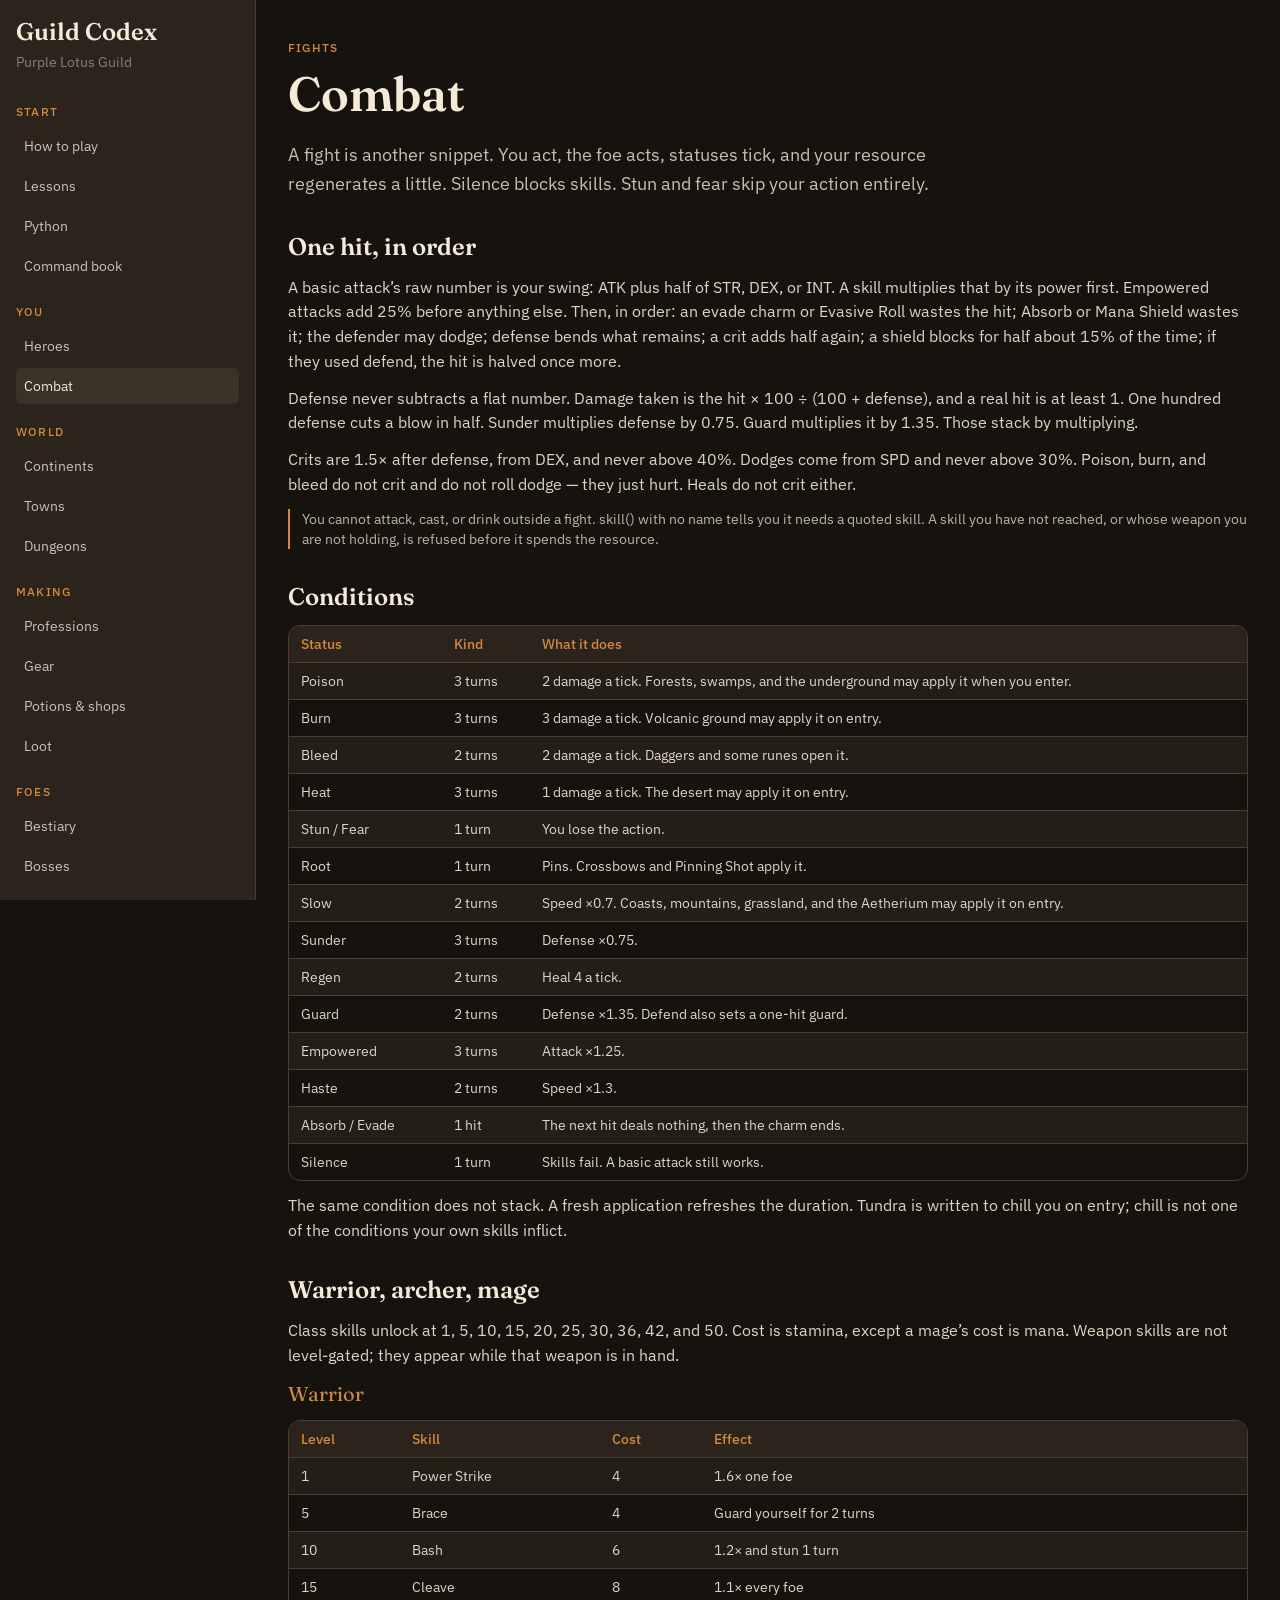
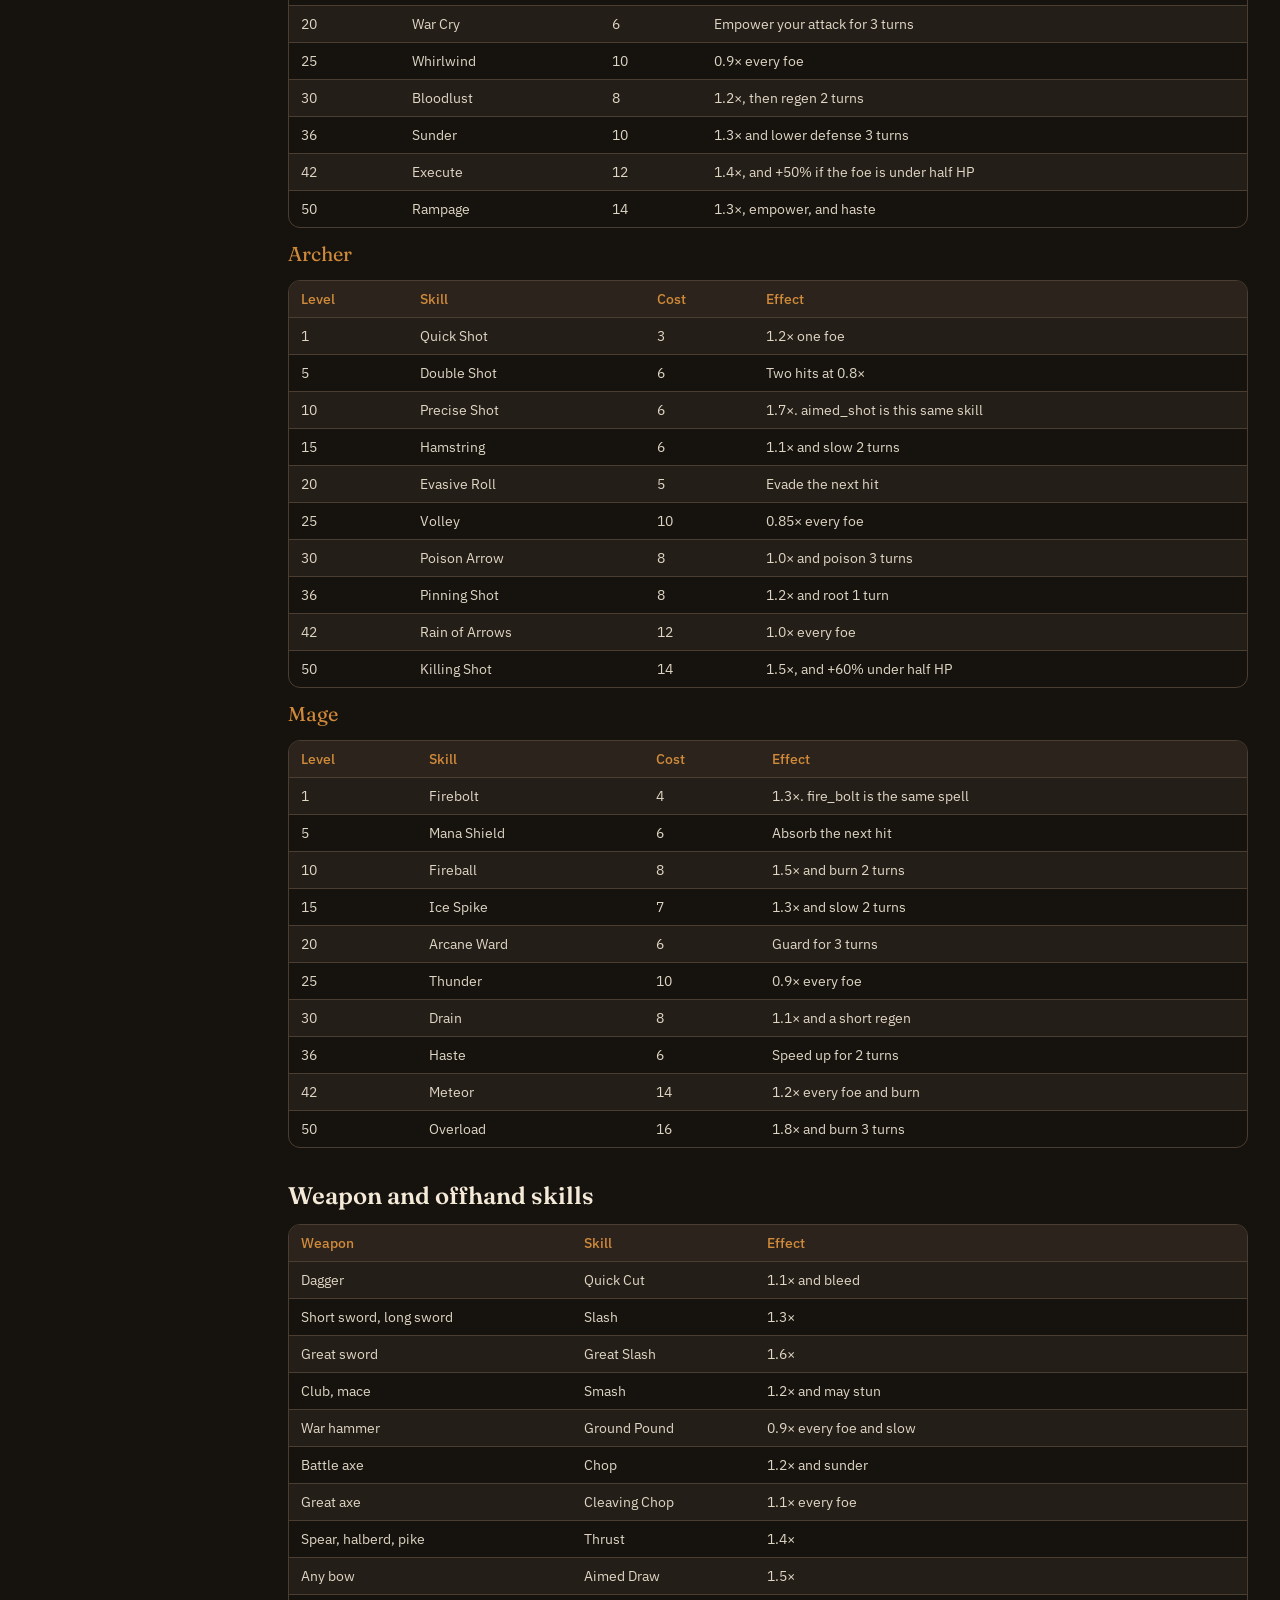
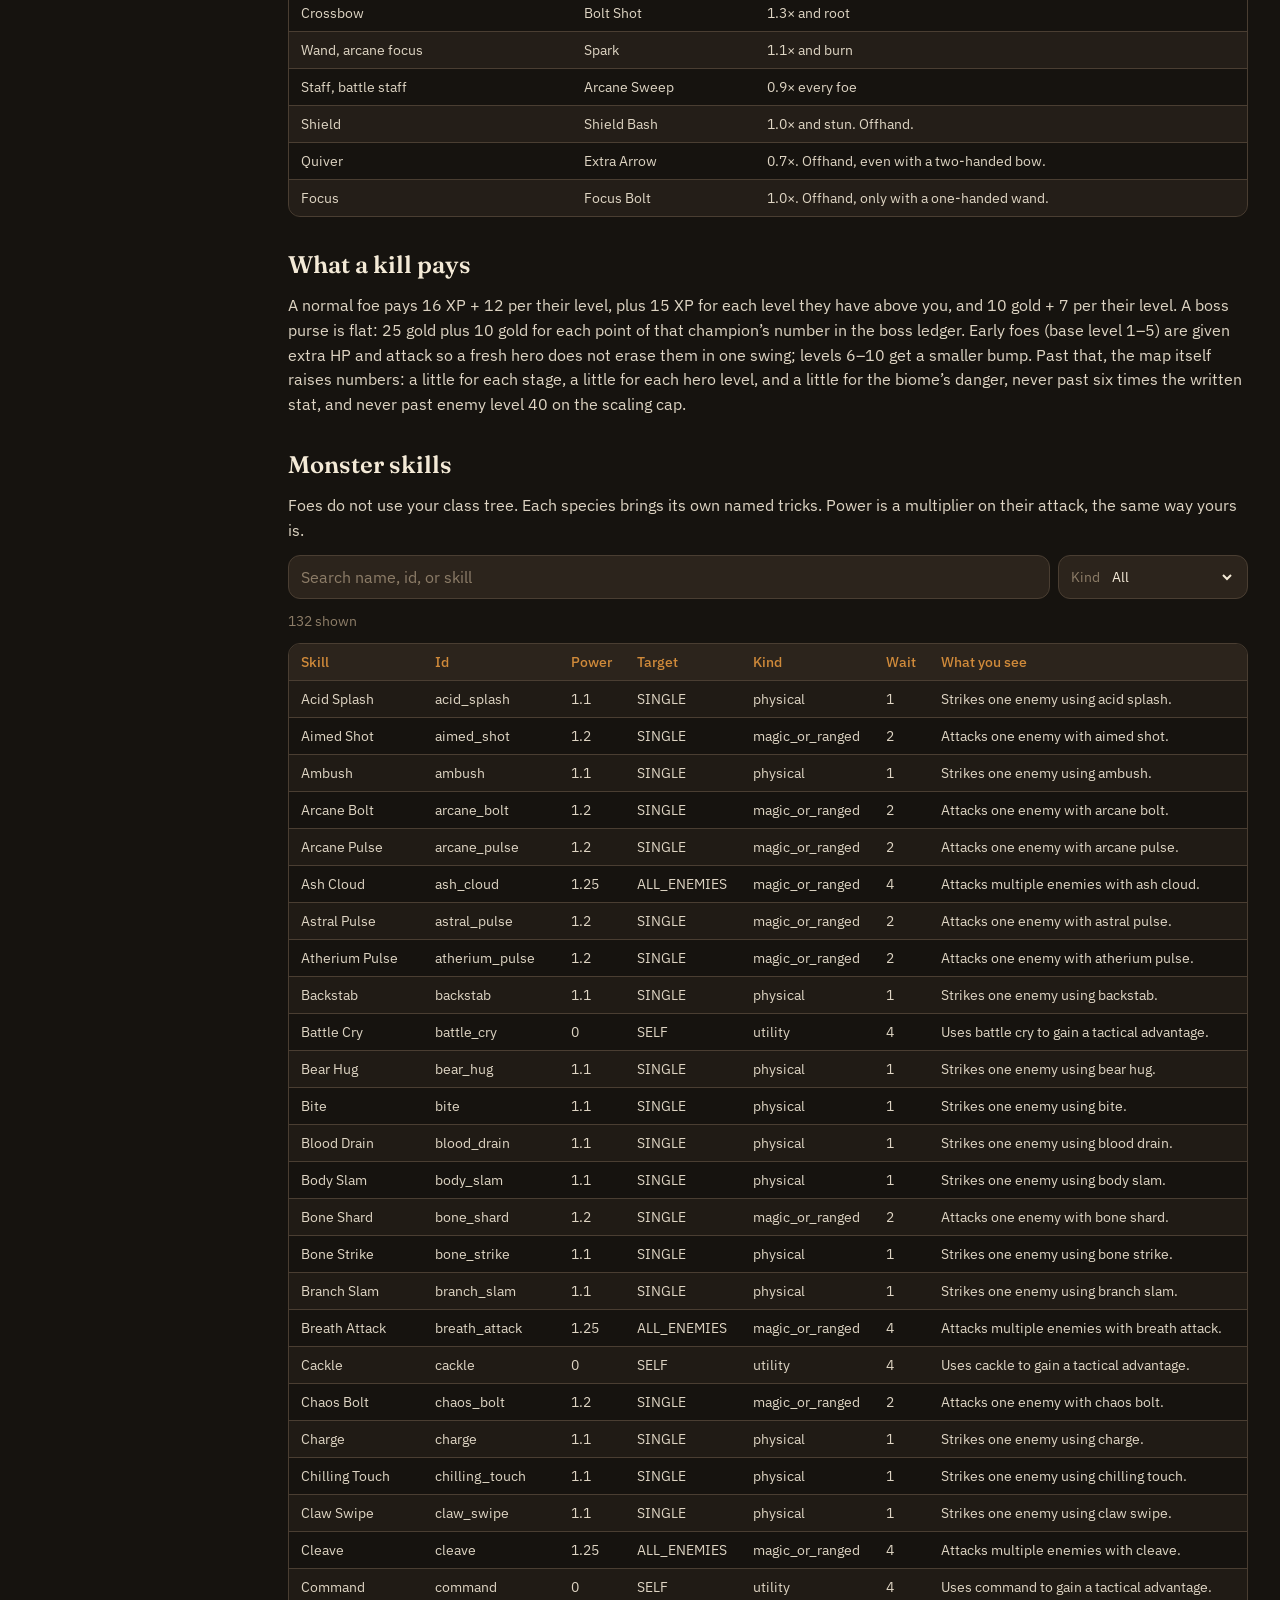
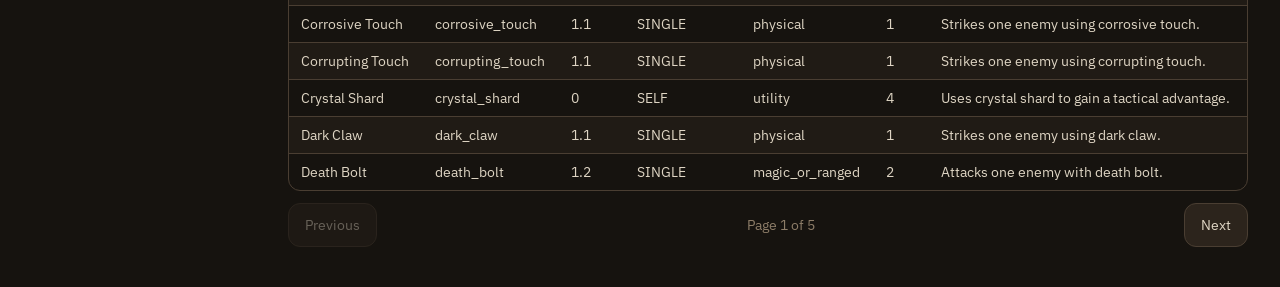
<file: combat/index.html>
<!DOCTYPE html><html lang="en"><head><meta name="twitter:card" content="summary_large_image"><meta property="og:title" content="Guild Codex"><meta charSet="utf-8"/><meta name="viewport" content="width=device-width, initial-scale=1"/><link rel="stylesheet" href="../assets/styles-CVr9-Vob.css" data-precedence="default"/><link rel="stylesheet" href="https://fonts.googleapis.com/css2?family=Fraunces:opsz,wght@9..144,560;9..144,680&amp;family=IBM+Plex+Mono:wght@400;500&amp;family=IBM+Plex+Sans:ital,wght@0,400;0,500;0,600;1,400&amp;display=swap" data-precedence="default"/><title>Guild Codex</title><meta name="description" content="Field guide for Purple Lotus Guild — how to play, the Python you type, heroes, continents, monsters, and bosses."/><meta name="theme-color" content="#16130f"/><link rel="icon" type="image/svg+xml" href="../favicon.svg"/><meta name="apple-mobile-web-app-title" content="Guild Codex"><meta name="apple-mobile-web-app-status-bar-style" content="black"></head><body><!--$--><div class="min-h-screen bg-ink text-paper"><div class="mx-auto flex max-w-7xl"><aside class="sticky top-0 h-screen w-64 shrink-0 overflow-y-auto border-r border-line bg-bark px-4 py-5"><a class="block font-display text-2xl font-semibold leading-none" href="../index.html">Guild Codex</a><p class="mt-2 text-sm text-muted">Purple Lotus Guild</p><nav class="mt-8 space-y-5"><div><p class="mb-2 text-xs font-medium uppercase tracking-widest text-bronze">Start</p><ul class="space-y-1"><li><a class="block rounded-md px-2 py-2 text-sm text-paper/80 hover:bg-panel/70 hover:text-paper" href="../index.html">How to play</a></li><li><a class="block rounded-md px-2 py-2 text-sm text-paper/80 hover:bg-panel/70 hover:text-paper" href="../python/index.html">Lessons</a></li><li><a class="block rounded-md px-2 py-2 text-sm text-paper/80 hover:bg-panel/70 hover:text-paper" href="../language/index.html">Python</a></li><li><a class="block rounded-md px-2 py-2 text-sm text-paper/80 hover:bg-panel/70 hover:text-paper" href="../commands/index.html">Command book</a></li></ul></div><div><p class="mb-2 text-xs font-medium uppercase tracking-widest text-bronze">You</p><ul class="space-y-1"><li><a class="block rounded-md px-2 py-2 text-sm text-paper/80 hover:bg-panel/70 hover:text-paper" href="../hero/index.html">Heroes</a></li><li><a class="block rounded-md px-2 py-2 text-sm bg-panel text-paper active" href="../combat/index.html" data-status="active" aria-current="page">Combat</a></li></ul></div><div><p class="mb-2 text-xs font-medium uppercase tracking-widest text-bronze">World</p><ul class="space-y-1"><li><a class="block rounded-md px-2 py-2 text-sm text-paper/80 hover:bg-panel/70 hover:text-paper" href="../world/index.html">Continents</a></li><li><a class="block rounded-md px-2 py-2 text-sm text-paper/80 hover:bg-panel/70 hover:text-paper" href="../towns/index.html">Towns</a></li><li><a class="block rounded-md px-2 py-2 text-sm text-paper/80 hover:bg-panel/70 hover:text-paper" href="../dungeons/index.html">Dungeons</a></li></ul></div><div><p class="mb-2 text-xs font-medium uppercase tracking-widest text-bronze">Making</p><ul class="space-y-1"><li><a class="block rounded-md px-2 py-2 text-sm text-paper/80 hover:bg-panel/70 hover:text-paper" href="../crafts/index.html">Professions</a></li><li><a class="block rounded-md px-2 py-2 text-sm text-paper/80 hover:bg-panel/70 hover:text-paper" href="../gear/index.html">Gear</a></li><li><a class="block rounded-md px-2 py-2 text-sm text-paper/80 hover:bg-panel/70 hover:text-paper" href="../goods/index.html">Potions &amp; shops</a></li><li><a class="block rounded-md px-2 py-2 text-sm text-paper/80 hover:bg-panel/70 hover:text-paper" href="../loot/index.html">Loot</a></li></ul></div><div><p class="mb-2 text-xs font-medium uppercase tracking-widest text-bronze">Foes</p><ul class="space-y-1"><li><a class="block rounded-md px-2 py-2 text-sm text-paper/80 hover:bg-panel/70 hover:text-paper" href="../bestiary/index.html">Bestiary</a></li><li><a class="block rounded-md px-2 py-2 text-sm text-paper/80 hover:bg-panel/70 hover:text-paper" href="../bosses/index.html">Bosses</a></li></ul></div></nav></aside><main class="min-w-0 flex-1 px-4 py-6 md:px-8 md:py-10"><article class="max-w-6xl"><p class="text-xs font-medium uppercase tracking-widest text-bronze">Fights</p><h1 class="mt-2 font-display text-4xl font-semibold leading-tight text-paper md:text-5xl">Combat</h1><p class="mt-4 max-w-2xl text-lg leading-relaxed text-paper/80">A fight is another snippet. You act, the foe acts, statuses tick, and your resource regenerates a little. Silence blocks skills. Stun and fear skip your action entirely.</p><div class="mt-8 space-y-8"><section><h2 class="font-display text-2xl font-semibold text-paper">One hit, in order</h2><div class="mt-3 space-y-3 text-paper/90"><p>A basic attack’s raw number is your swing: ATK plus half of STR, DEX, or INT. A skill multiplies that by its power first. Empowered attacks add 25% before anything else. Then, in order: an evade charm or Evasive Roll wastes the hit; Absorb or Mana Shield wastes it; the defender may dodge; defense bends what remains; a crit adds half again; a shield blocks for half about 15% of the time; if they used defend, the hit is halved once more.</p><p>Defense never subtracts a flat number. Damage taken is the hit × 100 ÷ (100 + defense), and a real hit is at least 1. One hundred defense cuts a blow in half. Sunder multiplies defense by 0.75. Guard multiplies it by 1.35. Those stack by multiplying.</p><p>Crits are 1.5× after defense, from DEX, and never above 40%. Dodges come from SPD and never above 30%. Poison, burn, and bleed do not crit and do not roll dodge — they just hurt. Heals do not crit either.</p><p class="border-l-2 border-bronze pl-3 text-sm text-paper/75">You cannot attack, cast, or drink outside a fight. skill() with no name tells you it needs a quoted skill. A skill you have not reached, or whose weapon you are not holding, is refused before it spends the resource.</p></div></section><section><h2 class="font-display text-2xl font-semibold text-paper">Conditions</h2><div class="mt-3 space-y-3 text-paper/90"><div class="overflow-x-auto rounded-card border border-line"><table class="w-full min-w-xl border-collapse text-left text-sm"><thead class="bg-bark text-bronze"><tr><th class="px-3 py-2 font-medium">Status</th><th class="px-3 py-2 font-medium">Kind</th><th class="px-3 py-2 font-medium">What it does</th></tr></thead><tbody><tr class="border-t border-line odd:bg-panel/40"><td class="px-3 py-2 align-top text-paper/90">Poison</td><td class="px-3 py-2 align-top text-paper/90">3 turns</td><td class="px-3 py-2 align-top text-paper/90">2 damage a tick. Forests, swamps, and the underground may apply it when you enter.</td></tr><tr class="border-t border-line odd:bg-panel/40"><td class="px-3 py-2 align-top text-paper/90">Burn</td><td class="px-3 py-2 align-top text-paper/90">3 turns</td><td class="px-3 py-2 align-top text-paper/90">3 damage a tick. Volcanic ground may apply it on entry.</td></tr><tr class="border-t border-line odd:bg-panel/40"><td class="px-3 py-2 align-top text-paper/90">Bleed</td><td class="px-3 py-2 align-top text-paper/90">2 turns</td><td class="px-3 py-2 align-top text-paper/90">2 damage a tick. Daggers and some runes open it.</td></tr><tr class="border-t border-line odd:bg-panel/40"><td class="px-3 py-2 align-top text-paper/90">Heat</td><td class="px-3 py-2 align-top text-paper/90">3 turns</td><td class="px-3 py-2 align-top text-paper/90">1 damage a tick. The desert may apply it on entry.</td></tr><tr class="border-t border-line odd:bg-panel/40"><td class="px-3 py-2 align-top text-paper/90">Stun / Fear</td><td class="px-3 py-2 align-top text-paper/90">1 turn</td><td class="px-3 py-2 align-top text-paper/90">You lose the action.</td></tr><tr class="border-t border-line odd:bg-panel/40"><td class="px-3 py-2 align-top text-paper/90">Root</td><td class="px-3 py-2 align-top text-paper/90">1 turn</td><td class="px-3 py-2 align-top text-paper/90">Pins. Crossbows and Pinning Shot apply it.</td></tr><tr class="border-t border-line odd:bg-panel/40"><td class="px-3 py-2 align-top text-paper/90">Slow</td><td class="px-3 py-2 align-top text-paper/90">2 turns</td><td class="px-3 py-2 align-top text-paper/90">Speed ×0.7. Coasts, mountains, grassland, and the Aetherium may apply it on entry.</td></tr><tr class="border-t border-line odd:bg-panel/40"><td class="px-3 py-2 align-top text-paper/90">Sunder</td><td class="px-3 py-2 align-top text-paper/90">3 turns</td><td class="px-3 py-2 align-top text-paper/90">Defense ×0.75.</td></tr><tr class="border-t border-line odd:bg-panel/40"><td class="px-3 py-2 align-top text-paper/90">Regen</td><td class="px-3 py-2 align-top text-paper/90">2 turns</td><td class="px-3 py-2 align-top text-paper/90">Heal 4 a tick.</td></tr><tr class="border-t border-line odd:bg-panel/40"><td class="px-3 py-2 align-top text-paper/90">Guard</td><td class="px-3 py-2 align-top text-paper/90">2 turns</td><td class="px-3 py-2 align-top text-paper/90">Defense ×1.35. Defend also sets a one-hit guard.</td></tr><tr class="border-t border-line odd:bg-panel/40"><td class="px-3 py-2 align-top text-paper/90">Empowered</td><td class="px-3 py-2 align-top text-paper/90">3 turns</td><td class="px-3 py-2 align-top text-paper/90">Attack ×1.25.</td></tr><tr class="border-t border-line odd:bg-panel/40"><td class="px-3 py-2 align-top text-paper/90">Haste</td><td class="px-3 py-2 align-top text-paper/90">2 turns</td><td class="px-3 py-2 align-top text-paper/90">Speed ×1.3.</td></tr><tr class="border-t border-line odd:bg-panel/40"><td class="px-3 py-2 align-top text-paper/90">Absorb / Evade</td><td class="px-3 py-2 align-top text-paper/90">1 hit</td><td class="px-3 py-2 align-top text-paper/90">The next hit deals nothing, then the charm ends.</td></tr><tr class="border-t border-line odd:bg-panel/40"><td class="px-3 py-2 align-top text-paper/90">Silence</td><td class="px-3 py-2 align-top text-paper/90">1 turn</td><td class="px-3 py-2 align-top text-paper/90">Skills fail. A basic attack still works.</td></tr></tbody></table></div><p>The same condition does not stack. A fresh application refreshes the duration. Tundra is written to chill you on entry; chill is not one of the conditions your own skills inflict.</p></div></section><section><h2 class="font-display text-2xl font-semibold text-paper">Warrior, archer, mage</h2><div class="mt-3 space-y-3 text-paper/90"><p>Class skills unlock at 1, 5, 10, 15, 20, 25, 30, 36, 42, and 50. Cost is stamina, except a mage’s cost is mana. Weapon skills are not level-gated; they appear while that weapon is in hand.</p><h3 class="font-display text-xl text-bronze">Warrior</h3><div class="overflow-x-auto rounded-card border border-line"><table class="w-full min-w-xl border-collapse text-left text-sm"><thead class="bg-bark text-bronze"><tr><th class="px-3 py-2 font-medium">Level</th><th class="px-3 py-2 font-medium">Skill</th><th class="px-3 py-2 font-medium">Cost</th><th class="px-3 py-2 font-medium">Effect</th></tr></thead><tbody><tr class="border-t border-line odd:bg-panel/40"><td class="px-3 py-2 align-top text-paper/90">1</td><td class="px-3 py-2 align-top text-paper/90">Power Strike</td><td class="px-3 py-2 align-top text-paper/90">4</td><td class="px-3 py-2 align-top text-paper/90">1.6× one foe</td></tr><tr class="border-t border-line odd:bg-panel/40"><td class="px-3 py-2 align-top text-paper/90">5</td><td class="px-3 py-2 align-top text-paper/90">Brace</td><td class="px-3 py-2 align-top text-paper/90">4</td><td class="px-3 py-2 align-top text-paper/90">Guard yourself for 2 turns</td></tr><tr class="border-t border-line odd:bg-panel/40"><td class="px-3 py-2 align-top text-paper/90">10</td><td class="px-3 py-2 align-top text-paper/90">Bash</td><td class="px-3 py-2 align-top text-paper/90">6</td><td class="px-3 py-2 align-top text-paper/90">1.2× and stun 1 turn</td></tr><tr class="border-t border-line odd:bg-panel/40"><td class="px-3 py-2 align-top text-paper/90">15</td><td class="px-3 py-2 align-top text-paper/90">Cleave</td><td class="px-3 py-2 align-top text-paper/90">8</td><td class="px-3 py-2 align-top text-paper/90">1.1× every foe</td></tr><tr class="border-t border-line odd:bg-panel/40"><td class="px-3 py-2 align-top text-paper/90">20</td><td class="px-3 py-2 align-top text-paper/90">War Cry</td><td class="px-3 py-2 align-top text-paper/90">6</td><td class="px-3 py-2 align-top text-paper/90">Empower your attack for 3 turns</td></tr><tr class="border-t border-line odd:bg-panel/40"><td class="px-3 py-2 align-top text-paper/90">25</td><td class="px-3 py-2 align-top text-paper/90">Whirlwind</td><td class="px-3 py-2 align-top text-paper/90">10</td><td class="px-3 py-2 align-top text-paper/90">0.9× every foe</td></tr><tr class="border-t border-line odd:bg-panel/40"><td class="px-3 py-2 align-top text-paper/90">30</td><td class="px-3 py-2 align-top text-paper/90">Bloodlust</td><td class="px-3 py-2 align-top text-paper/90">8</td><td class="px-3 py-2 align-top text-paper/90">1.2×, then regen 2 turns</td></tr><tr class="border-t border-line odd:bg-panel/40"><td class="px-3 py-2 align-top text-paper/90">36</td><td class="px-3 py-2 align-top text-paper/90">Sunder</td><td class="px-3 py-2 align-top text-paper/90">10</td><td class="px-3 py-2 align-top text-paper/90">1.3× and lower defense 3 turns</td></tr><tr class="border-t border-line odd:bg-panel/40"><td class="px-3 py-2 align-top text-paper/90">42</td><td class="px-3 py-2 align-top text-paper/90">Execute</td><td class="px-3 py-2 align-top text-paper/90">12</td><td class="px-3 py-2 align-top text-paper/90">1.4×, and +50% if the foe is under half HP</td></tr><tr class="border-t border-line odd:bg-panel/40"><td class="px-3 py-2 align-top text-paper/90">50</td><td class="px-3 py-2 align-top text-paper/90">Rampage</td><td class="px-3 py-2 align-top text-paper/90">14</td><td class="px-3 py-2 align-top text-paper/90">1.3×, empower, and haste</td></tr></tbody></table></div><h3 class="font-display text-xl text-bronze">Archer</h3><div class="overflow-x-auto rounded-card border border-line"><table class="w-full min-w-xl border-collapse text-left text-sm"><thead class="bg-bark text-bronze"><tr><th class="px-3 py-2 font-medium">Level</th><th class="px-3 py-2 font-medium">Skill</th><th class="px-3 py-2 font-medium">Cost</th><th class="px-3 py-2 font-medium">Effect</th></tr></thead><tbody><tr class="border-t border-line odd:bg-panel/40"><td class="px-3 py-2 align-top text-paper/90">1</td><td class="px-3 py-2 align-top text-paper/90">Quick Shot</td><td class="px-3 py-2 align-top text-paper/90">3</td><td class="px-3 py-2 align-top text-paper/90">1.2× one foe</td></tr><tr class="border-t border-line odd:bg-panel/40"><td class="px-3 py-2 align-top text-paper/90">5</td><td class="px-3 py-2 align-top text-paper/90">Double Shot</td><td class="px-3 py-2 align-top text-paper/90">6</td><td class="px-3 py-2 align-top text-paper/90">Two hits at 0.8×</td></tr><tr class="border-t border-line odd:bg-panel/40"><td class="px-3 py-2 align-top text-paper/90">10</td><td class="px-3 py-2 align-top text-paper/90">Precise Shot</td><td class="px-3 py-2 align-top text-paper/90">6</td><td class="px-3 py-2 align-top text-paper/90">1.7×. aimed_shot is this same skill</td></tr><tr class="border-t border-line odd:bg-panel/40"><td class="px-3 py-2 align-top text-paper/90">15</td><td class="px-3 py-2 align-top text-paper/90">Hamstring</td><td class="px-3 py-2 align-top text-paper/90">6</td><td class="px-3 py-2 align-top text-paper/90">1.1× and slow 2 turns</td></tr><tr class="border-t border-line odd:bg-panel/40"><td class="px-3 py-2 align-top text-paper/90">20</td><td class="px-3 py-2 align-top text-paper/90">Evasive Roll</td><td class="px-3 py-2 align-top text-paper/90">5</td><td class="px-3 py-2 align-top text-paper/90">Evade the next hit</td></tr><tr class="border-t border-line odd:bg-panel/40"><td class="px-3 py-2 align-top text-paper/90">25</td><td class="px-3 py-2 align-top text-paper/90">Volley</td><td class="px-3 py-2 align-top text-paper/90">10</td><td class="px-3 py-2 align-top text-paper/90">0.85× every foe</td></tr><tr class="border-t border-line odd:bg-panel/40"><td class="px-3 py-2 align-top text-paper/90">30</td><td class="px-3 py-2 align-top text-paper/90">Poison Arrow</td><td class="px-3 py-2 align-top text-paper/90">8</td><td class="px-3 py-2 align-top text-paper/90">1.0× and poison 3 turns</td></tr><tr class="border-t border-line odd:bg-panel/40"><td class="px-3 py-2 align-top text-paper/90">36</td><td class="px-3 py-2 align-top text-paper/90">Pinning Shot</td><td class="px-3 py-2 align-top text-paper/90">8</td><td class="px-3 py-2 align-top text-paper/90">1.2× and root 1 turn</td></tr><tr class="border-t border-line odd:bg-panel/40"><td class="px-3 py-2 align-top text-paper/90">42</td><td class="px-3 py-2 align-top text-paper/90">Rain of Arrows</td><td class="px-3 py-2 align-top text-paper/90">12</td><td class="px-3 py-2 align-top text-paper/90">1.0× every foe</td></tr><tr class="border-t border-line odd:bg-panel/40"><td class="px-3 py-2 align-top text-paper/90">50</td><td class="px-3 py-2 align-top text-paper/90">Killing Shot</td><td class="px-3 py-2 align-top text-paper/90">14</td><td class="px-3 py-2 align-top text-paper/90">1.5×, and +60% under half HP</td></tr></tbody></table></div><h3 class="font-display text-xl text-bronze">Mage</h3><div class="overflow-x-auto rounded-card border border-line"><table class="w-full min-w-xl border-collapse text-left text-sm"><thead class="bg-bark text-bronze"><tr><th class="px-3 py-2 font-medium">Level</th><th class="px-3 py-2 font-medium">Skill</th><th class="px-3 py-2 font-medium">Cost</th><th class="px-3 py-2 font-medium">Effect</th></tr></thead><tbody><tr class="border-t border-line odd:bg-panel/40"><td class="px-3 py-2 align-top text-paper/90">1</td><td class="px-3 py-2 align-top text-paper/90">Firebolt</td><td class="px-3 py-2 align-top text-paper/90">4</td><td class="px-3 py-2 align-top text-paper/90">1.3×. fire_bolt is the same spell</td></tr><tr class="border-t border-line odd:bg-panel/40"><td class="px-3 py-2 align-top text-paper/90">5</td><td class="px-3 py-2 align-top text-paper/90">Mana Shield</td><td class="px-3 py-2 align-top text-paper/90">6</td><td class="px-3 py-2 align-top text-paper/90">Absorb the next hit</td></tr><tr class="border-t border-line odd:bg-panel/40"><td class="px-3 py-2 align-top text-paper/90">10</td><td class="px-3 py-2 align-top text-paper/90">Fireball</td><td class="px-3 py-2 align-top text-paper/90">8</td><td class="px-3 py-2 align-top text-paper/90">1.5× and burn 2 turns</td></tr><tr class="border-t border-line odd:bg-panel/40"><td class="px-3 py-2 align-top text-paper/90">15</td><td class="px-3 py-2 align-top text-paper/90">Ice Spike</td><td class="px-3 py-2 align-top text-paper/90">7</td><td class="px-3 py-2 align-top text-paper/90">1.3× and slow 2 turns</td></tr><tr class="border-t border-line odd:bg-panel/40"><td class="px-3 py-2 align-top text-paper/90">20</td><td class="px-3 py-2 align-top text-paper/90">Arcane Ward</td><td class="px-3 py-2 align-top text-paper/90">6</td><td class="px-3 py-2 align-top text-paper/90">Guard for 3 turns</td></tr><tr class="border-t border-line odd:bg-panel/40"><td class="px-3 py-2 align-top text-paper/90">25</td><td class="px-3 py-2 align-top text-paper/90">Thunder</td><td class="px-3 py-2 align-top text-paper/90">10</td><td class="px-3 py-2 align-top text-paper/90">0.9× every foe</td></tr><tr class="border-t border-line odd:bg-panel/40"><td class="px-3 py-2 align-top text-paper/90">30</td><td class="px-3 py-2 align-top text-paper/90">Drain</td><td class="px-3 py-2 align-top text-paper/90">8</td><td class="px-3 py-2 align-top text-paper/90">1.1× and a short regen</td></tr><tr class="border-t border-line odd:bg-panel/40"><td class="px-3 py-2 align-top text-paper/90">36</td><td class="px-3 py-2 align-top text-paper/90">Haste</td><td class="px-3 py-2 align-top text-paper/90">6</td><td class="px-3 py-2 align-top text-paper/90">Speed up for 2 turns</td></tr><tr class="border-t border-line odd:bg-panel/40"><td class="px-3 py-2 align-top text-paper/90">42</td><td class="px-3 py-2 align-top text-paper/90">Meteor</td><td class="px-3 py-2 align-top text-paper/90">14</td><td class="px-3 py-2 align-top text-paper/90">1.2× every foe and burn</td></tr><tr class="border-t border-line odd:bg-panel/40"><td class="px-3 py-2 align-top text-paper/90">50</td><td class="px-3 py-2 align-top text-paper/90">Overload</td><td class="px-3 py-2 align-top text-paper/90">16</td><td class="px-3 py-2 align-top text-paper/90">1.8× and burn 3 turns</td></tr></tbody></table></div></div></section><section><h2 class="font-display text-2xl font-semibold text-paper">Weapon and offhand skills</h2><div class="mt-3 space-y-3 text-paper/90"><div class="overflow-x-auto rounded-card border border-line"><table class="w-full min-w-xl border-collapse text-left text-sm"><thead class="bg-bark text-bronze"><tr><th class="px-3 py-2 font-medium">Weapon</th><th class="px-3 py-2 font-medium">Skill</th><th class="px-3 py-2 font-medium">Effect</th></tr></thead><tbody><tr class="border-t border-line odd:bg-panel/40"><td class="px-3 py-2 align-top text-paper/90">Dagger</td><td class="px-3 py-2 align-top text-paper/90">Quick Cut</td><td class="px-3 py-2 align-top text-paper/90">1.1× and bleed</td></tr><tr class="border-t border-line odd:bg-panel/40"><td class="px-3 py-2 align-top text-paper/90">Short sword, long sword</td><td class="px-3 py-2 align-top text-paper/90">Slash</td><td class="px-3 py-2 align-top text-paper/90">1.3×</td></tr><tr class="border-t border-line odd:bg-panel/40"><td class="px-3 py-2 align-top text-paper/90">Great sword</td><td class="px-3 py-2 align-top text-paper/90">Great Slash</td><td class="px-3 py-2 align-top text-paper/90">1.6×</td></tr><tr class="border-t border-line odd:bg-panel/40"><td class="px-3 py-2 align-top text-paper/90">Club, mace</td><td class="px-3 py-2 align-top text-paper/90">Smash</td><td class="px-3 py-2 align-top text-paper/90">1.2× and may stun</td></tr><tr class="border-t border-line odd:bg-panel/40"><td class="px-3 py-2 align-top text-paper/90">War hammer</td><td class="px-3 py-2 align-top text-paper/90">Ground Pound</td><td class="px-3 py-2 align-top text-paper/90">0.9× every foe and slow</td></tr><tr class="border-t border-line odd:bg-panel/40"><td class="px-3 py-2 align-top text-paper/90">Battle axe</td><td class="px-3 py-2 align-top text-paper/90">Chop</td><td class="px-3 py-2 align-top text-paper/90">1.2× and sunder</td></tr><tr class="border-t border-line odd:bg-panel/40"><td class="px-3 py-2 align-top text-paper/90">Great axe</td><td class="px-3 py-2 align-top text-paper/90">Cleaving Chop</td><td class="px-3 py-2 align-top text-paper/90">1.1× every foe</td></tr><tr class="border-t border-line odd:bg-panel/40"><td class="px-3 py-2 align-top text-paper/90">Spear, halberd, pike</td><td class="px-3 py-2 align-top text-paper/90">Thrust</td><td class="px-3 py-2 align-top text-paper/90">1.4×</td></tr><tr class="border-t border-line odd:bg-panel/40"><td class="px-3 py-2 align-top text-paper/90">Any bow</td><td class="px-3 py-2 align-top text-paper/90">Aimed Draw</td><td class="px-3 py-2 align-top text-paper/90">1.5×</td></tr><tr class="border-t border-line odd:bg-panel/40"><td class="px-3 py-2 align-top text-paper/90">Crossbow</td><td class="px-3 py-2 align-top text-paper/90">Bolt Shot</td><td class="px-3 py-2 align-top text-paper/90">1.3× and root</td></tr><tr class="border-t border-line odd:bg-panel/40"><td class="px-3 py-2 align-top text-paper/90">Wand, arcane focus</td><td class="px-3 py-2 align-top text-paper/90">Spark</td><td class="px-3 py-2 align-top text-paper/90">1.1× and burn</td></tr><tr class="border-t border-line odd:bg-panel/40"><td class="px-3 py-2 align-top text-paper/90">Staff, battle staff</td><td class="px-3 py-2 align-top text-paper/90">Arcane Sweep</td><td class="px-3 py-2 align-top text-paper/90">0.9× every foe</td></tr><tr class="border-t border-line odd:bg-panel/40"><td class="px-3 py-2 align-top text-paper/90">Shield</td><td class="px-3 py-2 align-top text-paper/90">Shield Bash</td><td class="px-3 py-2 align-top text-paper/90">1.0× and stun. Offhand.</td></tr><tr class="border-t border-line odd:bg-panel/40"><td class="px-3 py-2 align-top text-paper/90">Quiver</td><td class="px-3 py-2 align-top text-paper/90">Extra Arrow</td><td class="px-3 py-2 align-top text-paper/90">0.7×. Offhand, even with a two-handed bow.</td></tr><tr class="border-t border-line odd:bg-panel/40"><td class="px-3 py-2 align-top text-paper/90">Focus</td><td class="px-3 py-2 align-top text-paper/90">Focus Bolt</td><td class="px-3 py-2 align-top text-paper/90">1.0×. Offhand, only with a one-handed wand.</td></tr></tbody></table></div></div></section><section><h2 class="font-display text-2xl font-semibold text-paper">What a kill pays</h2><div class="mt-3 space-y-3 text-paper/90"><p>A normal foe pays 16 XP + 12 per their level, plus 15 XP for each level they have above you, and 10 gold + 7 per their level. A boss purse is flat: 25 gold plus 10 gold for each point of that champion’s number in the boss ledger. Early foes (base level 1–5) are given extra HP and attack so a fresh hero does not erase them in one swing; levels 6–10 get a smaller bump. Past that, the map itself raises numbers: a little for each stage, a little for each hero level, and a little for the biome’s danger, never past six times the written stat, and never past enemy level 40 on the scaling cap.</p></div></section><section><h2 class="font-display text-2xl font-semibold text-paper">Monster skills</h2><div class="mt-3 space-y-3 text-paper/90"><p>Foes do not use your class tree. Each species brings its own named tricks. Power is a multiplier on their attack, the same way yours is.</p><script type="application/json" id="skill-rows">[{"name":"Acid Splash","id":"acid_splash","power":1.1,"target":"SINGLE","kind":"physical","cd":1,"text":"Strikes one enemy using acid splash."},{"name":"Aimed Shot","id":"aimed_shot","power":1.2,"target":"SINGLE","kind":"magic_or_ranged","cd":2,"text":"Attacks one enemy with aimed shot."},{"name":"Ambush","id":"ambush","power":1.1,"target":"SINGLE","kind":"physical","cd":1,"text":"Strikes one enemy using ambush."},{"name":"Arcane Bolt","id":"arcane_bolt","power":1.2,"target":"SINGLE","kind":"magic_or_ranged","cd":2,"text":"Attacks one enemy with arcane bolt."},{"name":"Arcane Pulse","id":"arcane_pulse","power":1.2,"target":"SINGLE","kind":"magic_or_ranged","cd":2,"text":"Attacks one enemy with arcane pulse."},{"name":"Ash Cloud","id":"ash_cloud","power":1.25,"target":"ALL_ENEMIES","kind":"magic_or_ranged","cd":4,"text":"Attacks multiple enemies with ash cloud."},{"name":"Astral Pulse","id":"astral_pulse","power":1.2,"target":"SINGLE","kind":"magic_or_ranged","cd":2,"text":"Attacks one enemy with astral pulse."},{"name":"Atherium Pulse","id":"atherium_pulse","power":1.2,"target":"SINGLE","kind":"magic_or_ranged","cd":2,"text":"Attacks one enemy with atherium pulse."},{"name":"Backstab","id":"backstab","power":1.1,"target":"SINGLE","kind":"physical","cd":1,"text":"Strikes one enemy using backstab."},{"name":"Battle Cry","id":"battle_cry","power":0.0,"target":"SELF","kind":"utility","cd":4,"text":"Uses battle cry to gain a tactical advantage."},{"name":"Bear Hug","id":"bear_hug","power":1.1,"target":"SINGLE","kind":"physical","cd":1,"text":"Strikes one enemy using bear hug."},{"name":"Bite","id":"bite","power":1.1,"target":"SINGLE","kind":"physical","cd":1,"text":"Strikes one enemy using bite."},{"name":"Blood Drain","id":"blood_drain","power":1.1,"target":"SINGLE","kind":"physical","cd":1,"text":"Strikes one enemy using blood drain."},{"name":"Body Slam","id":"body_slam","power":1.1,"target":"SINGLE","kind":"physical","cd":1,"text":"Strikes one enemy using body slam."},{"name":"Bone Shard","id":"bone_shard","power":1.2,"target":"SINGLE","kind":"magic_or_ranged","cd":2,"text":"Attacks one enemy with bone shard."},{"name":"Bone Strike","id":"bone_strike","power":1.1,"target":"SINGLE","kind":"physical","cd":1,"text":"Strikes one enemy using bone strike."},{"name":"Branch Slam","id":"branch_slam","power":1.1,"target":"SINGLE","kind":"physical","cd":1,"text":"Strikes one enemy using branch slam."},{"name":"Breath Attack","id":"breath_attack","power":1.25,"target":"ALL_ENEMIES","kind":"magic_or_ranged","cd":4,"text":"Attacks multiple enemies with breath attack."},{"name":"Cackle","id":"cackle","power":0.0,"target":"SELF","kind":"utility","cd":4,"text":"Uses cackle to gain a tactical advantage."},{"name":"Chaos Bolt","id":"chaos_bolt","power":1.2,"target":"SINGLE","kind":"magic_or_ranged","cd":2,"text":"Attacks one enemy with chaos bolt."},{"name":"Charge","id":"charge","power":1.1,"target":"SINGLE","kind":"physical","cd":1,"text":"Strikes one enemy using charge."},{"name":"Chilling Touch","id":"chilling_touch","power":1.1,"target":"SINGLE","kind":"physical","cd":1,"text":"Strikes one enemy using chilling touch."},{"name":"Claw Swipe","id":"claw_swipe","power":1.1,"target":"SINGLE","kind":"physical","cd":1,"text":"Strikes one enemy using claw swipe."},{"name":"Cleave","id":"cleave","power":1.25,"target":"ALL_ENEMIES","kind":"magic_or_ranged","cd":4,"text":"Attacks multiple enemies with cleave."},{"name":"Command","id":"command","power":0.0,"target":"SELF","kind":"utility","cd":4,"text":"Uses command to gain a tactical advantage."},{"name":"Corrosive Touch","id":"corrosive_touch","power":1.1,"target":"SINGLE","kind":"physical","cd":1,"text":"Strikes one enemy using corrosive touch."},{"name":"Corrupting Touch","id":"corrupting_touch","power":1.1,"target":"SINGLE","kind":"physical","cd":1,"text":"Strikes one enemy using corrupting touch."},{"name":"Crystal Shard","id":"crystal_shard","power":0.0,"target":"SELF","kind":"utility","cd":4,"text":"Uses crystal shard to gain a tactical advantage."},{"name":"Dark Claw","id":"dark_claw","power":1.1,"target":"SINGLE","kind":"physical","cd":1,"text":"Strikes one enemy using dark claw."},{"name":"Death Bolt","id":"death_bolt","power":1.2,"target":"SINGLE","kind":"magic_or_ranged","cd":2,"text":"Attacks one enemy with death bolt."},{"name":"Dirty Trick","id":"dirty_trick","power":1.1,"target":"SINGLE","kind":"physical","cd":1,"text":"Strikes one enemy using dirty trick."},{"name":"Disease Bite","id":"disease_bite","power":1.1,"target":"SINGLE","kind":"physical","cd":1,"text":"Strikes one enemy using disease bite."},{"name":"Dive Attack","id":"dive_attack","power":1.1,"target":"SINGLE","kind":"physical","cd":1,"text":"Strikes one enemy using dive attack."},{"name":"Dodge","id":"dodge","power":0.0,"target":"SELF","kind":"utility","cd":4,"text":"Uses dodge to gain a tactical advantage."},{"name":"Dragon Breath","id":"dragon_breath","power":1.25,"target":"ALL_ENEMIES","kind":"magic_or_ranged","cd":4,"text":"Attacks multiple enemies with dragon breath."},{"name":"Elemental Bolt","id":"elemental_bolt","power":1.2,"target":"SINGLE","kind":"magic_or_ranged","cd":2,"text":"Attacks one enemy with elemental bolt."},{"name":"Elemental Surge","id":"elemental_surge","power":1.25,"target":"ALL_ENEMIES","kind":"magic_or_ranged","cd":4,"text":"Attacks multiple enemies with elemental surge."},{"name":"Ember Bolt","id":"ember_bolt","power":1.2,"target":"SINGLE","kind":"magic_or_ranged","cd":2,"text":"Attacks one enemy with ember bolt."},{"name":"Ember Shot","id":"ember_shot","power":1.2,"target":"SINGLE","kind":"magic_or_ranged","cd":2,"text":"Attacks one enemy with ember shot."},{"name":"Energy Pulse","id":"energy_pulse","power":1.2,"target":"SINGLE","kind":"magic_or_ranged","cd":2,"text":"Attacks one enemy with energy pulse."},{"name":"Engulf","id":"engulf","power":1.1,"target":"SINGLE","kind":"physical","cd":1,"text":"Strikes one enemy using engulf."},{"name":"Entangle","id":"entangle","power":0.8,"target":"SINGLE","kind":"control","cd":4,"text":"Attempts to hinder an enemy with entangle."},{"name":"Fear","id":"fear","power":0.8,"target":"SINGLE","kind":"control","cd":4,"text":"Attempts to hinder an enemy with fear."},{"name":"Flame Burst","id":"flame_burst","power":1.25,"target":"ALL_ENEMIES","kind":"magic_or_ranged","cd":4,"text":"Attacks multiple enemies with flame burst."},{"name":"Frenzied Strike","id":"frenzied_strike","power":1.1,"target":"SINGLE","kind":"physical","cd":1,"text":"Strikes one enemy using frenzied strike."},{"name":"Frostbite","id":"frostbite","power":1.2,"target":"SINGLE","kind":"magic_or_ranged","cd":2,"text":"Attacks one enemy with frostbite."},{"name":"Glacial Spike","id":"glacial_spike","power":1.2,"target":"SINGLE","kind":"magic_or_ranged","cd":2,"text":"Attacks one enemy with glacial spike."},{"name":"Grave Hunger","id":"grave_hunger","power":1.1,"target":"SINGLE","kind":"physical","cd":1,"text":"Strikes one enemy using grave hunger."},{"name":"Grave Touch","id":"grave_touch","power":1.1,"target":"SINGLE","kind":"physical","cd":1,"text":"Strikes one enemy using grave touch."},{"name":"Ground Slam","id":"ground_slam","power":1.1,"target":"SINGLE","kind":"physical","cd":1,"text":"Strikes one enemy using ground slam."},{"name":"Guard","id":"guard","power":0.0,"target":"SELF","kind":"utility","cd":4,"text":"Uses guard to gain a tactical advantage."},{"name":"Gust","id":"gust","power":1.2,"target":"SINGLE","kind":"magic_or_ranged","cd":2,"text":"Attacks one enemy with gust."},{"name":"Harden","id":"harden","power":0.0,"target":"SELF","kind":"utility","cd":4,"text":"Uses harden to gain a tactical advantage."},{"name":"Heavy Slam","id":"heavy_slam","power":1.1,"target":"SINGLE","kind":"physical","cd":1,"text":"Strikes one enemy using heavy slam."},{"name":"Heavy Strike","id":"heavy_strike","power":1.1,"target":"SINGLE","kind":"physical","cd":1,"text":"Strikes one enemy using heavy strike."},{"name":"Hellfire","id":"hellfire","power":1.2,"target":"SINGLE","kind":"magic_or_ranged","cd":2,"text":"Attacks one enemy with hellfire."},{"name":"Hex","id":"hex","power":0.8,"target":"SINGLE","kind":"control","cd":4,"text":"Attempts to hinder an enemy with hex."},{"name":"Howl","id":"howl","power":0.0,"target":"SELF","kind":"utility","cd":4,"text":"Uses howl to gain a tactical advantage."},{"name":"Ice Shard","id":"ice_shard","power":1.2,"target":"SINGLE","kind":"magic_or_ranged","cd":2,"text":"Attacks one enemy with ice shard."},{"name":"Infectious Scratch","id":"infectious_scratch","power":1.1,"target":"SINGLE","kind":"physical","cd":1,"text":"Strikes one enemy using infectious scratch."},{"name":"Iron Slam","id":"iron_slam","power":1.1,"target":"SINGLE","kind":"physical","cd":1,"text":"Strikes one enemy using iron slam."},{"name":"Lava Splash","id":"lava_splash","power":1.2,"target":"SINGLE","kind":"magic_or_ranged","cd":2,"text":"Attacks one enemy with lava splash."},{"name":"Lightning Strike","id":"lightning_strike","power":1.2,"target":"SINGLE","kind":"magic_or_ranged","cd":2,"text":"Attacks one enemy with lightning strike."},{"name":"Lunge","id":"lunge","power":1.1,"target":"SINGLE","kind":"physical","cd":1,"text":"Strikes one enemy using lunge."},{"name":"Magic Missile","id":"magic_missile","power":1.2,"target":"SINGLE","kind":"magic_or_ranged","cd":2,"text":"Attacks one enemy with magic missile."},{"name":"Mana Burst","id":"mana_burst","power":1.25,"target":"ALL_ENEMIES","kind":"magic_or_ranged","cd":4,"text":"Attacks multiple enemies with mana burst."},{"name":"Maul","id":"maul","power":1.1,"target":"SINGLE","kind":"physical","cd":1,"text":"Strikes one enemy using maul."},{"name":"Mind Spike","id":"mind_spike","power":1.2,"target":"SINGLE","kind":"magic_or_ranged","cd":2,"text":"Attacks one enemy with mind spike."},{"name":"Multi-Bite","id":"multi_bite","power":1.1,"target":"SINGLE","kind":"physical","cd":1,"text":"Strikes one enemy using multi-bite."},{"name":"Mystic Strike","id":"mystic_strike","power":1.1,"target":"SINGLE","kind":"physical","cd":1,"text":"Strikes one enemy using mystic strike."},{"name":"Nibble","id":"nibble","power":1.1,"target":"SINGLE","kind":"physical","cd":1,"text":"Strikes one enemy using nibble."},{"name":"Overpower","id":"overpower","power":1.1,"target":"SINGLE","kind":"physical","cd":1,"text":"Strikes one enemy using overpower."},{"name":"Pack Attack","id":"pack_attack","power":1.1,"target":"SINGLE","kind":"physical","cd":1,"text":"Strikes one enemy using pack attack."},{"name":"Pack Tactics","id":"pack_tactics","power":0.0,"target":"SELF","kind":"utility","cd":4,"text":"Uses pack tactics to gain a tactical advantage."},{"name":"Paralyzing Bite","id":"paralyzing_bite","power":0.8,"target":"SINGLE","kind":"control","cd":4,"text":"Attempts to hinder an enemy with paralyzing bite."},{"name":"Petrifying Gaze","id":"petrifying_gaze","power":0.8,"target":"SINGLE","kind":"control","cd":4,"text":"Attempts to hinder an enemy with petrifying gaze."},{"name":"Phase Shift","id":"phase_shift","power":0.0,"target":"SELF","kind":"utility","cd":4,"text":"Uses phase shift to gain a tactical advantage."},{"name":"Piercing Bolt","id":"piercing_bolt","power":1.2,"target":"SINGLE","kind":"magic_or_ranged","cd":2,"text":"Attacks one enemy with piercing bolt."},{"name":"Plague Cloud","id":"plague_cloud","power":1.25,"target":"ALL_ENEMIES","kind":"magic_or_ranged","cd":4,"text":"Attacks multiple enemies with plague cloud."},{"name":"Poison Blade","id":"poison_blade","power":1.1,"target":"SINGLE","kind":"physical","cd":1,"text":"Strikes one enemy using poison blade."},{"name":"Power Strike","id":"power_strike","power":1.1,"target":"SINGLE","kind":"physical","cd":1,"text":"Strikes one enemy using power strike."},{"name":"Psychic Pulse","id":"psychic_pulse","power":1.2,"target":"SINGLE","kind":"magic_or_ranged","cd":2,"text":"Attacks one enemy with psychic pulse."},{"name":"Quick Attack","id":"quick_attack","power":1.1,"target":"SINGLE","kind":"physical","cd":1,"text":"Strikes one enemy using quick attack."},{"name":"Quick Stab","id":"quick_stab","power":1.1,"target":"SINGLE","kind":"physical","cd":1,"text":"Strikes one enemy using quick stab."},{"name":"Quick Step","id":"quick_step","power":0.0,"target":"SELF","kind":"utility","cd":4,"text":"Uses quick step to gain a tactical advantage."},{"name":"Radiant Bolt","id":"radiant_bolt","power":1.2,"target":"SINGLE","kind":"magic_or_ranged","cd":2,"text":"Attacks one enemy with radiant bolt."},{"name":"Rage","id":"rage","power":0.0,"target":"SELF","kind":"utility","cd":4,"text":"Uses rage to gain a tactical advantage."},{"name":"Raise Dead","id":"raise_dead","power":0.0,"target":"SELF","kind":"utility","cd":4,"text":"Uses raise dead to gain a tactical advantage."},{"name":"Rapid Shot","id":"rapid_shot","power":1.2,"target":"SINGLE","kind":"magic_or_ranged","cd":2,"text":"Attacks one enemy with rapid shot."},{"name":"Rattle","id":"rattle","power":1.1,"target":"SINGLE","kind":"physical","cd":1,"text":"Strikes one enemy using rattle."},{"name":"Rebirth","id":"rebirth","power":0.0,"target":"SELF","kind":"utility","cd":4,"text":"Uses rebirth to gain a tactical advantage."},{"name":"Regrow Head","id":"regrow_head","power":1.1,"target":"SINGLE","kind":"physical","cd":1,"text":"Strikes one enemy using regrow head."},{"name":"Regrowth","id":"regrowth","power":0.0,"target":"SELF","kind":"utility","cd":4,"text":"Uses regrowth to gain a tactical advantage."},{"name":"Reload","id":"reload","power":0.0,"target":"SELF","kind":"utility","cd":4,"text":"Uses reload to gain a tactical advantage."},{"name":"Rending Claws","id":"rending_claws","power":1.1,"target":"SINGLE","kind":"physical","cd":1,"text":"Strikes one enemy using rending claws."},{"name":"Roar","id":"roar","power":1.1,"target":"SINGLE","kind":"physical","cd":1,"text":"Strikes one enemy using roar."},{"name":"Root Snare","id":"root_snare","power":0.8,"target":"SINGLE","kind":"control","cd":4,"text":"Attempts to hinder an enemy with root snare."},{"name":"Royal Strike","id":"royal_strike","power":1.1,"target":"SINGLE","kind":"physical","cd":1,"text":"Strikes one enemy using royal strike."},{"name":"Savage Blow","id":"savage_blow","power":1.1,"target":"SINGLE","kind":"physical","cd":1,"text":"Strikes one enemy using savage blow."},{"name":"Scratch","id":"scratch","power":1.1,"target":"SINGLE","kind":"physical","cd":1,"text":"Strikes one enemy using scratch."},{"name":"Scurry","id":"scurry","power":0.0,"target":"SELF","kind":"utility","cd":4,"text":"Uses scurry to gain a tactical advantage."},{"name":"Shadow Strike","id":"shadow_strike","power":1.1,"target":"SINGLE","kind":"physical","cd":1,"text":"Strikes one enemy using shadow strike."},{"name":"Shield Bash","id":"shield_bash","power":1.1,"target":"SINGLE","kind":"physical","cd":1,"text":"Strikes one enemy using shield bash."},{"name":"Skitter","id":"skitter","power":0.0,"target":"SELF","kind":"utility","cd":4,"text":"Uses skitter to gain a tactical advantage."},{"name":"Slash","id":"slash","power":1.1,"target":"SINGLE","kind":"physical","cd":1,"text":"Strikes one enemy using slash."},{"name":"Snare","id":"snare","power":0.8,"target":"SINGLE","kind":"control","cd":4,"text":"Attempts to hinder an enemy with snare."},{"name":"Soul Drain","id":"soul_drain","power":1.1,"target":"SINGLE","kind":"physical","cd":1,"text":"Strikes one enemy using soul drain."},{"name":"Soul Rend","id":"soul_rend","power":1.1,"target":"SINGLE","kind":"physical","cd":1,"text":"Strikes one enemy using soul rend."},{"name":"Spirit Bolt","id":"spirit_bolt","power":1.2,"target":"SINGLE","kind":"magic_or_ranged","cd":2,"text":"Attacks one enemy with spirit bolt."},{"name":"Split","id":"split","power":0.0,"target":"SELF","kind":"utility","cd":4,"text":"Uses split to gain a tactical advantage."},{"name":"Spore Cloud","id":"spore_cloud","power":1.25,"target":"ALL_ENEMIES","kind":"magic_or_ranged","cd":4,"text":"Attacks multiple enemies with spore cloud."},{"name":"Stone Fist","id":"stone_fist","power":1.1,"target":"SINGLE","kind":"physical","cd":1,"text":"Strikes one enemy using stone fist."},{"name":"Stone Spike","id":"stone_spike","power":1.2,"target":"SINGLE","kind":"magic_or_ranged","cd":2,"text":"Attacks one enemy with stone spike."},{"name":"Storm Bolt","id":"storm_bolt","power":1.2,"target":"SINGLE","kind":"magic_or_ranged","cd":2,"text":"Attacks one enemy with storm bolt."},{"name":"Strike","id":"strike","power":1.1,"target":"SINGLE","kind":"physical","cd":1,"text":"Strikes one enemy using strike."},{"name":"Tail Sweep","id":"tail_sweep","power":1.25,"target":"ALL_ENEMIES","kind":"magic_or_ranged","cd":4,"text":"Attacks multiple enemies with tail sweep."},{"name":"Tail Whip","id":"tail_whip","power":1.1,"target":"SINGLE","kind":"physical","cd":1,"text":"Strikes one enemy using tail whip."},{"name":"Tentacle Lash","id":"tentacle_lash","power":1.1,"target":"SINGLE","kind":"physical","cd":1,"text":"Strikes one enemy using tentacle lash."},{"name":"Thunderclap","id":"thunderclap","power":1.2,"target":"SINGLE","kind":"magic_or_ranged","cd":2,"text":"Attacks one enemy with thunderclap."},{"name":"Trap Toss","id":"trap_toss","power":0.8,"target":"SINGLE","kind":"control","cd":4,"text":"Attempts to hinder an enemy with trap toss."},{"name":"Undead Resilience","id":"undead_resilience","power":0.0,"target":"SELF","kind":"utility","cd":4,"text":"Uses undead resilience to gain a tactical advantage."},{"name":"Undead Strike","id":"undead_strike","power":1.1,"target":"SINGLE","kind":"physical","cd":1,"text":"Strikes one enemy using undead strike."},{"name":"Unholy Grasp","id":"unholy_grasp","power":0.8,"target":"SINGLE","kind":"control","cd":4,"text":"Attempts to hinder an enemy with unholy grasp."},{"name":"Venom Bite","id":"venom_bite","power":1.1,"target":"SINGLE","kind":"physical","cd":1,"text":"Strikes one enemy using venom bite."},{"name":"Venom Spit","id":"venom_spit","power":1.2,"target":"SINGLE","kind":"magic_or_ranged","cd":2,"text":"Attacks one enemy with venom spit."},{"name":"Venom Spray","id":"venom_spray","power":1.2,"target":"SINGLE","kind":"magic_or_ranged","cd":2,"text":"Attacks one enemy with venom spray."},{"name":"Venom Sting","id":"venom_sting","power":1.1,"target":"SINGLE","kind":"physical","cd":1,"text":"Strikes one enemy using venom sting."},{"name":"Vine Whip","id":"vine_whip","power":1.1,"target":"SINGLE","kind":"physical","cd":1,"text":"Strikes one enemy using vine whip."},{"name":"Void Pulse","id":"void_pulse","power":1.2,"target":"SINGLE","kind":"magic_or_ranged","cd":2,"text":"Attacks one enemy with void pulse."},{"name":"War Cry","id":"war_cry","power":0.0,"target":"SELF","kind":"utility","cd":4,"text":"Uses war cry to gain a tactical advantage."},{"name":"Web Shot","id":"web_shot","power":0.8,"target":"SINGLE","kind":"control","cd":4,"text":"Attempts to hinder an enemy with web shot."},{"name":"Wing Buffet","id":"wing_buffet","power":1.1,"target":"SINGLE","kind":"physical","cd":1,"text":"Strikes one enemy using wing buffet."}]</script><div class="space-y-3" data-catalog data-json="skill-rows" data-columns="[{&quot;key&quot;:&quot;name&quot;,&quot;label&quot;:&quot;Skill&quot;},{&quot;key&quot;:&quot;id&quot;,&quot;label&quot;:&quot;Id&quot;},{&quot;key&quot;:&quot;power&quot;,&quot;label&quot;:&quot;Power&quot;},{&quot;key&quot;:&quot;target&quot;,&quot;label&quot;:&quot;Target&quot;},{&quot;key&quot;:&quot;kind&quot;,&quot;label&quot;:&quot;Kind&quot;},{&quot;key&quot;:&quot;cd&quot;,&quot;label&quot;:&quot;Wait&quot;},{&quot;key&quot;:&quot;text&quot;,&quot;label&quot;:&quot;What you see&quot;}]" data-search="[&quot;name&quot;, &quot;id&quot;, &quot;text&quot;, &quot;kind&quot;]" data-facet="kind" data-facet-label="Kind"></div></div></section></div></article></main></div></div><!--/$--><script src="../catalog.js"></script></body></html>
</file>
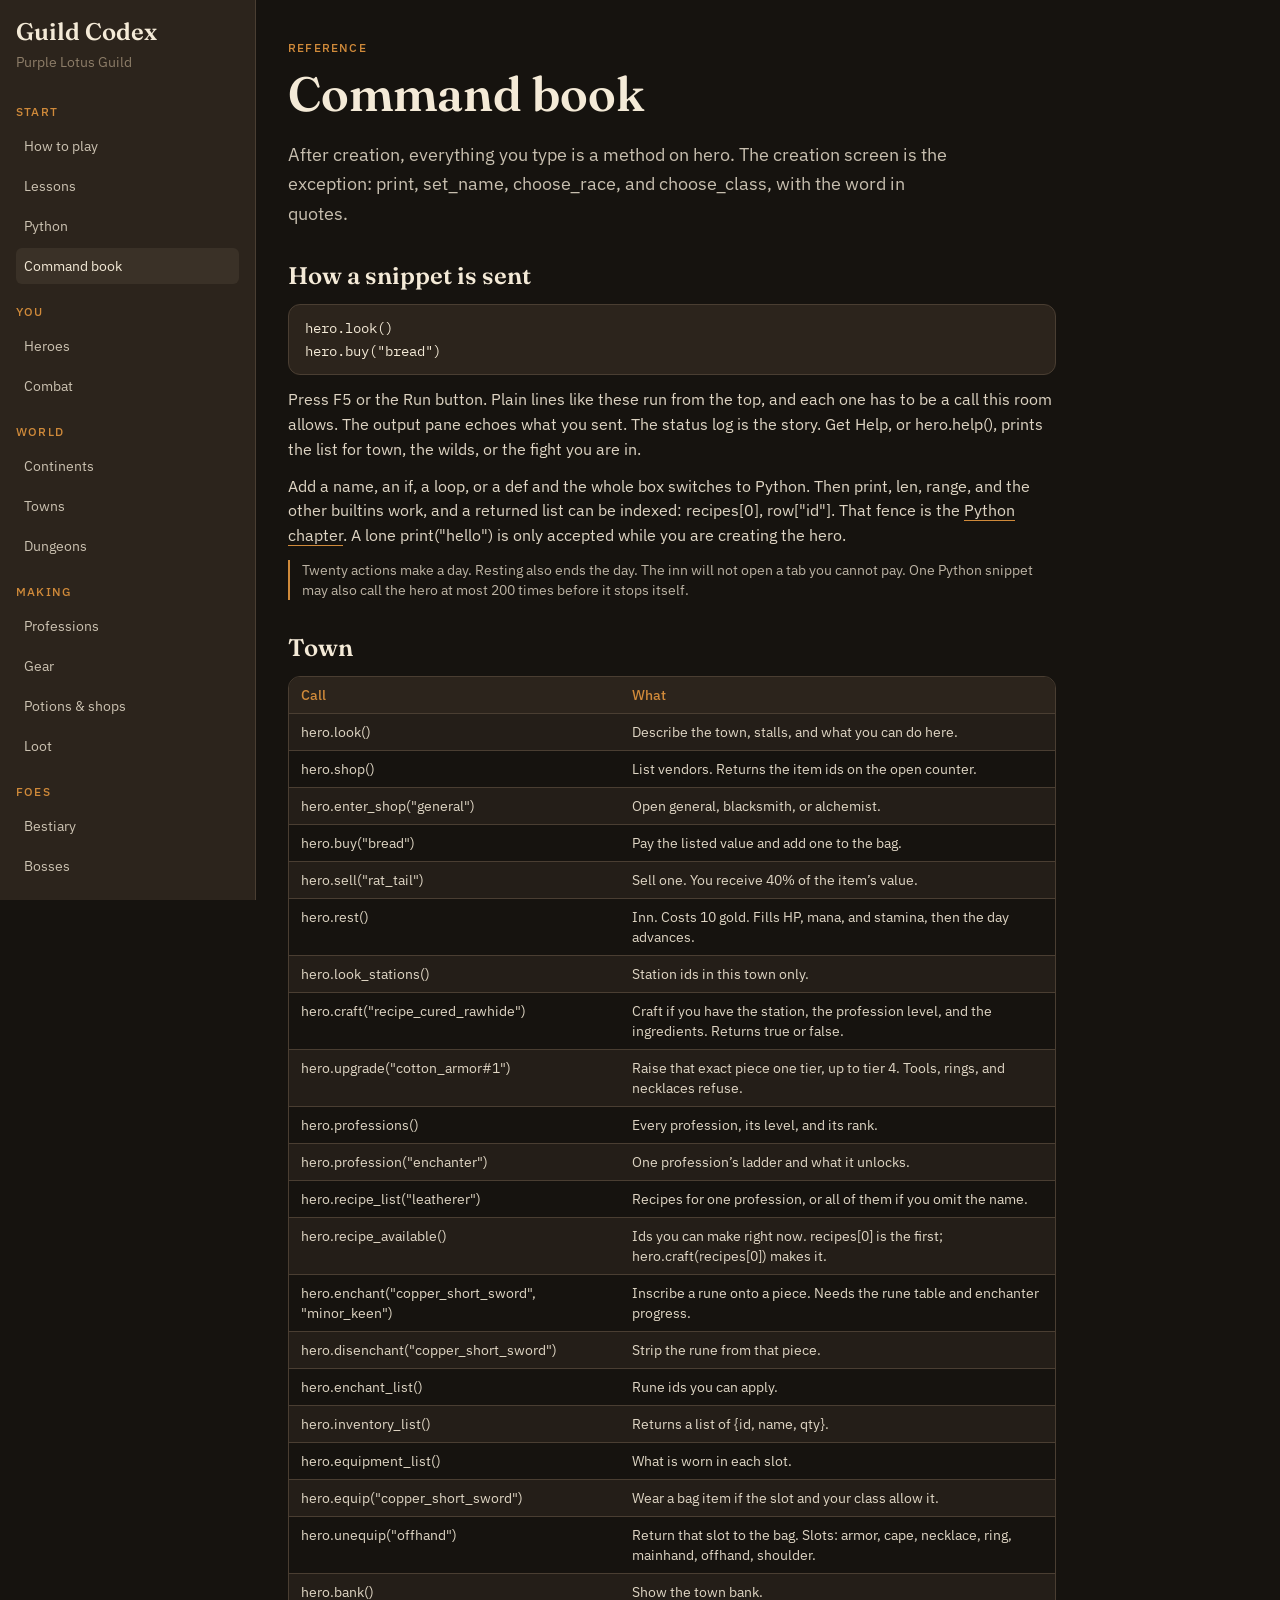
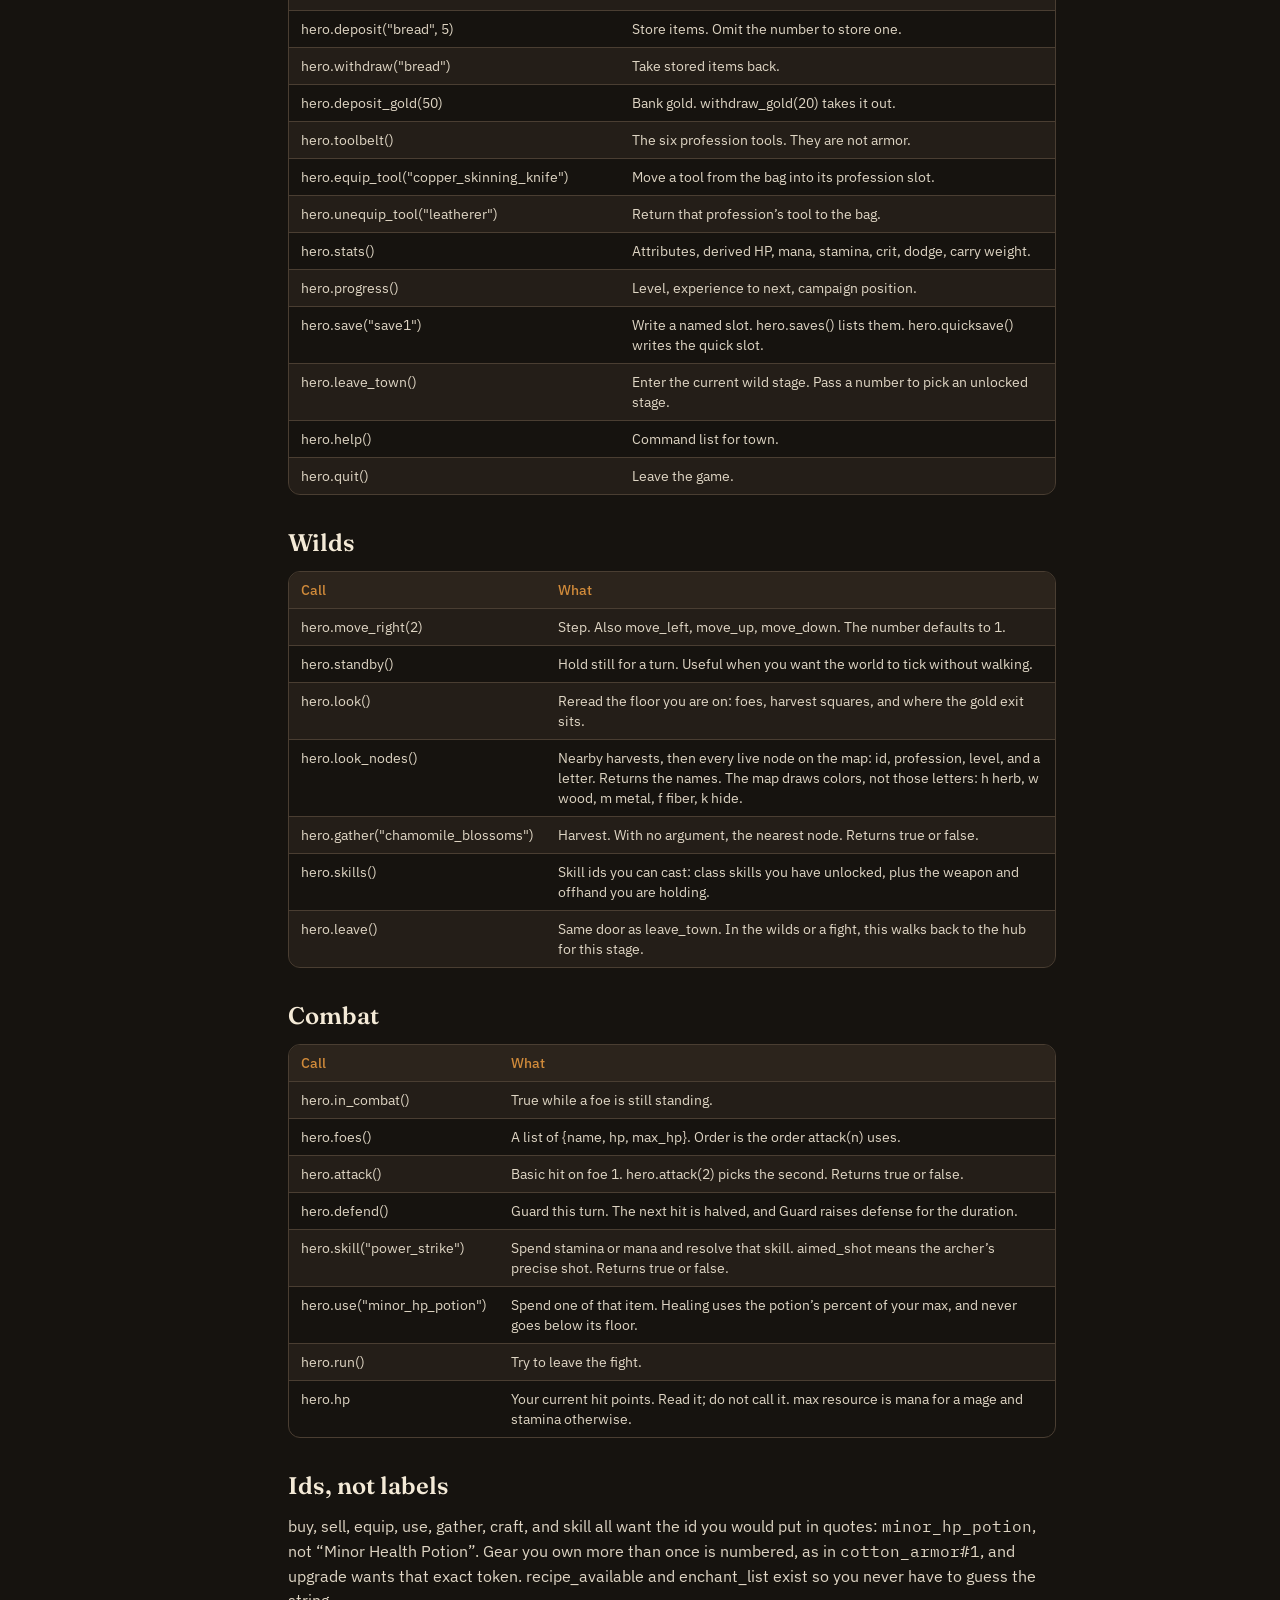
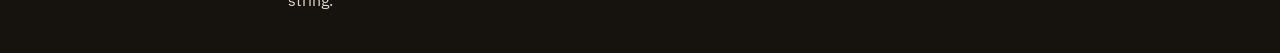
<file: commands/index.html>
<!DOCTYPE html><html lang="en"><head><meta name="twitter:card" content="summary_large_image"><meta property="og:title" content="Guild Codex"><meta charSet="utf-8"/><meta name="viewport" content="width=device-width, initial-scale=1"/><link rel="stylesheet" href="../assets/styles-CVr9-Vob.css" data-precedence="default"/><link rel="stylesheet" href="https://fonts.googleapis.com/css2?family=Fraunces:opsz,wght@9..144,560;9..144,680&amp;family=IBM+Plex+Mono:wght@400;500&amp;family=IBM+Plex+Sans:ital,wght@0,400;0,500;0,600;1,400&amp;display=swap" data-precedence="default"/><title>Guild Codex</title><meta name="description" content="Field guide for Purple Lotus Guild — how to play, the Python you type, heroes, continents, monsters, and bosses."/><meta name="theme-color" content="#16130f"/><link rel="icon" type="image/svg+xml" href="../favicon.svg"/><meta name="apple-mobile-web-app-title" content="Guild Codex"><meta name="apple-mobile-web-app-status-bar-style" content="black"></head><body><!--$--><div class="min-h-screen bg-ink text-paper"><div class="mx-auto flex max-w-7xl"><aside class="sticky top-0 h-screen w-64 shrink-0 overflow-y-auto border-r border-line bg-bark px-4 py-5"><a class="block font-display text-2xl font-semibold leading-none" href="../index.html">Guild Codex</a><p class="mt-2 text-sm text-muted">Purple Lotus Guild</p><nav class="mt-8 space-y-5"><div><p class="mb-2 text-xs font-medium uppercase tracking-widest text-bronze">Start</p><ul class="space-y-1"><li><a class="block rounded-md px-2 py-2 text-sm text-paper/80 hover:bg-panel/70 hover:text-paper" href="../index.html">How to play</a></li><li><a class="block rounded-md px-2 py-2 text-sm text-paper/80 hover:bg-panel/70 hover:text-paper" href="../python/index.html">Lessons</a></li><li><a class="block rounded-md px-2 py-2 text-sm text-paper/80 hover:bg-panel/70 hover:text-paper" href="../language/index.html">Python</a></li><li><a class="block rounded-md px-2 py-2 text-sm bg-panel text-paper active" href="../commands/index.html" data-status="active" aria-current="page">Command book</a></li></ul></div><div><p class="mb-2 text-xs font-medium uppercase tracking-widest text-bronze">You</p><ul class="space-y-1"><li><a class="block rounded-md px-2 py-2 text-sm text-paper/80 hover:bg-panel/70 hover:text-paper" href="../hero/index.html">Heroes</a></li><li><a class="block rounded-md px-2 py-2 text-sm text-paper/80 hover:bg-panel/70 hover:text-paper" href="../combat/index.html">Combat</a></li></ul></div><div><p class="mb-2 text-xs font-medium uppercase tracking-widest text-bronze">World</p><ul class="space-y-1"><li><a class="block rounded-md px-2 py-2 text-sm text-paper/80 hover:bg-panel/70 hover:text-paper" href="../world/index.html">Continents</a></li><li><a class="block rounded-md px-2 py-2 text-sm text-paper/80 hover:bg-panel/70 hover:text-paper" href="../towns/index.html">Towns</a></li><li><a class="block rounded-md px-2 py-2 text-sm text-paper/80 hover:bg-panel/70 hover:text-paper" href="../dungeons/index.html">Dungeons</a></li></ul></div><div><p class="mb-2 text-xs font-medium uppercase tracking-widest text-bronze">Making</p><ul class="space-y-1"><li><a class="block rounded-md px-2 py-2 text-sm text-paper/80 hover:bg-panel/70 hover:text-paper" href="../crafts/index.html">Professions</a></li><li><a class="block rounded-md px-2 py-2 text-sm text-paper/80 hover:bg-panel/70 hover:text-paper" href="../gear/index.html">Gear</a></li><li><a class="block rounded-md px-2 py-2 text-sm text-paper/80 hover:bg-panel/70 hover:text-paper" href="../goods/index.html">Potions &amp; shops</a></li><li><a class="block rounded-md px-2 py-2 text-sm text-paper/80 hover:bg-panel/70 hover:text-paper" href="../loot/index.html">Loot</a></li></ul></div><div><p class="mb-2 text-xs font-medium uppercase tracking-widest text-bronze">Foes</p><ul class="space-y-1"><li><a class="block rounded-md px-2 py-2 text-sm text-paper/80 hover:bg-panel/70 hover:text-paper" href="../bestiary/index.html">Bestiary</a></li><li><a class="block rounded-md px-2 py-2 text-sm text-paper/80 hover:bg-panel/70 hover:text-paper" href="../bosses/index.html">Bosses</a></li></ul></div></nav></aside><main class="min-w-0 flex-1 px-4 py-6 md:px-8 md:py-10"><article class="max-w-3xl"><p class="text-xs font-medium uppercase tracking-widest text-bronze">Reference</p><h1 class="mt-2 font-display text-4xl font-semibold leading-tight text-paper md:text-5xl">Command book</h1><p class="mt-4 max-w-2xl text-lg leading-relaxed text-paper/80">After creation, everything you type is a method on hero. The creation screen is the exception: print, set_name, choose_race, and choose_class, with the word in quotes.</p><div class="mt-8 space-y-8"><section><h2 class="font-display text-2xl font-semibold text-paper">How a snippet is sent</h2><div class="mt-3 space-y-3 text-paper/90"><pre class="overflow-x-auto rounded-card border border-line bg-bark px-4 py-3 font-mono text-sm leading-relaxed text-paper"><code>hero.look()
hero.buy(&quot;bread&quot;)</code></pre><p>Press F5 or the Run button. Plain lines like these run from the top, and each one has to be a call this room allows. The output pane echoes what you sent. The status log is the story. Get Help, or hero.help(), prints the list for town, the wilds, or the fight you are in.</p><p>Add a name, an if, a loop, or a def and the whole box switches to Python. Then print, len, range, and the other builtins work, and a returned list can be indexed: recipes[0], row[&quot;id&quot;]. That fence is the <a class="underline decoration-bronze underline-offset-4" href="../language/index.html">Python chapter</a>. A lone print(&quot;hello&quot;) is only accepted while you are creating the hero.</p><p class="border-l-2 border-bronze pl-3 text-sm text-paper/75">Twenty actions make a day. Resting also ends the day. The inn will not open a tab you cannot pay. One Python snippet may also call the hero at most 200 times before it stops itself.</p></div></section><section><h2 class="font-display text-2xl font-semibold text-paper">Town</h2><div class="mt-3 space-y-3 text-paper/90"><div class="overflow-x-auto rounded-card border border-line"><table class="w-full min-w-xl border-collapse text-left text-sm"><thead class="bg-bark text-bronze"><tr><th class="px-3 py-2 font-medium">Call</th><th class="px-3 py-2 font-medium">What</th></tr></thead><tbody><tr class="border-t border-line odd:bg-panel/40"><td class="px-3 py-2 align-top text-paper/90">hero.look()</td><td class="px-3 py-2 align-top text-paper/90">Describe the town, stalls, and what you can do here.</td></tr><tr class="border-t border-line odd:bg-panel/40"><td class="px-3 py-2 align-top text-paper/90">hero.shop()</td><td class="px-3 py-2 align-top text-paper/90">List vendors. Returns the item ids on the open counter.</td></tr><tr class="border-t border-line odd:bg-panel/40"><td class="px-3 py-2 align-top text-paper/90">hero.enter_shop(&quot;general&quot;)</td><td class="px-3 py-2 align-top text-paper/90">Open general, blacksmith, or alchemist.</td></tr><tr class="border-t border-line odd:bg-panel/40"><td class="px-3 py-2 align-top text-paper/90">hero.buy(&quot;bread&quot;)</td><td class="px-3 py-2 align-top text-paper/90">Pay the listed value and add one to the bag.</td></tr><tr class="border-t border-line odd:bg-panel/40"><td class="px-3 py-2 align-top text-paper/90">hero.sell(&quot;rat_tail&quot;)</td><td class="px-3 py-2 align-top text-paper/90">Sell one. You receive 40% of the item’s value.</td></tr><tr class="border-t border-line odd:bg-panel/40"><td class="px-3 py-2 align-top text-paper/90">hero.rest()</td><td class="px-3 py-2 align-top text-paper/90">Inn. Costs 10 gold. Fills HP, mana, and stamina, then the day advances.</td></tr><tr class="border-t border-line odd:bg-panel/40"><td class="px-3 py-2 align-top text-paper/90">hero.look_stations()</td><td class="px-3 py-2 align-top text-paper/90">Station ids in this town only.</td></tr><tr class="border-t border-line odd:bg-panel/40"><td class="px-3 py-2 align-top text-paper/90">hero.craft(&quot;recipe_cured_rawhide&quot;)</td><td class="px-3 py-2 align-top text-paper/90">Craft if you have the station, the profession level, and the ingredients. Returns true or false.</td></tr><tr class="border-t border-line odd:bg-panel/40"><td class="px-3 py-2 align-top text-paper/90">hero.upgrade(&quot;cotton_armor#1&quot;)</td><td class="px-3 py-2 align-top text-paper/90">Raise that exact piece one tier, up to tier 4. Tools, rings, and necklaces refuse.</td></tr><tr class="border-t border-line odd:bg-panel/40"><td class="px-3 py-2 align-top text-paper/90">hero.professions()</td><td class="px-3 py-2 align-top text-paper/90">Every profession, its level, and its rank.</td></tr><tr class="border-t border-line odd:bg-panel/40"><td class="px-3 py-2 align-top text-paper/90">hero.profession(&quot;enchanter&quot;)</td><td class="px-3 py-2 align-top text-paper/90">One profession’s ladder and what it unlocks.</td></tr><tr class="border-t border-line odd:bg-panel/40"><td class="px-3 py-2 align-top text-paper/90">hero.recipe_list(&quot;leatherer&quot;)</td><td class="px-3 py-2 align-top text-paper/90">Recipes for one profession, or all of them if you omit the name.</td></tr><tr class="border-t border-line odd:bg-panel/40"><td class="px-3 py-2 align-top text-paper/90">hero.recipe_available()</td><td class="px-3 py-2 align-top text-paper/90">Ids you can make right now. recipes[0] is the first; hero.craft(recipes[0]) makes it.</td></tr><tr class="border-t border-line odd:bg-panel/40"><td class="px-3 py-2 align-top text-paper/90">hero.enchant(&quot;copper_short_sword&quot;, &quot;minor_keen&quot;)</td><td class="px-3 py-2 align-top text-paper/90">Inscribe a rune onto a piece. Needs the rune table and enchanter progress.</td></tr><tr class="border-t border-line odd:bg-panel/40"><td class="px-3 py-2 align-top text-paper/90">hero.disenchant(&quot;copper_short_sword&quot;)</td><td class="px-3 py-2 align-top text-paper/90">Strip the rune from that piece.</td></tr><tr class="border-t border-line odd:bg-panel/40"><td class="px-3 py-2 align-top text-paper/90">hero.enchant_list()</td><td class="px-3 py-2 align-top text-paper/90">Rune ids you can apply.</td></tr><tr class="border-t border-line odd:bg-panel/40"><td class="px-3 py-2 align-top text-paper/90">hero.inventory_list()</td><td class="px-3 py-2 align-top text-paper/90">Returns a list of {id, name, qty}.</td></tr><tr class="border-t border-line odd:bg-panel/40"><td class="px-3 py-2 align-top text-paper/90">hero.equipment_list()</td><td class="px-3 py-2 align-top text-paper/90">What is worn in each slot.</td></tr><tr class="border-t border-line odd:bg-panel/40"><td class="px-3 py-2 align-top text-paper/90">hero.equip(&quot;copper_short_sword&quot;)</td><td class="px-3 py-2 align-top text-paper/90">Wear a bag item if the slot and your class allow it.</td></tr><tr class="border-t border-line odd:bg-panel/40"><td class="px-3 py-2 align-top text-paper/90">hero.unequip(&quot;offhand&quot;)</td><td class="px-3 py-2 align-top text-paper/90">Return that slot to the bag. Slots: armor, cape, necklace, ring, mainhand, offhand, shoulder.</td></tr><tr class="border-t border-line odd:bg-panel/40"><td class="px-3 py-2 align-top text-paper/90">hero.bank()</td><td class="px-3 py-2 align-top text-paper/90">Show the town bank.</td></tr><tr class="border-t border-line odd:bg-panel/40"><td class="px-3 py-2 align-top text-paper/90">hero.deposit(&quot;bread&quot;, 5)</td><td class="px-3 py-2 align-top text-paper/90">Store items. Omit the number to store one.</td></tr><tr class="border-t border-line odd:bg-panel/40"><td class="px-3 py-2 align-top text-paper/90">hero.withdraw(&quot;bread&quot;)</td><td class="px-3 py-2 align-top text-paper/90">Take stored items back.</td></tr><tr class="border-t border-line odd:bg-panel/40"><td class="px-3 py-2 align-top text-paper/90">hero.deposit_gold(50)</td><td class="px-3 py-2 align-top text-paper/90">Bank gold. withdraw_gold(20) takes it out.</td></tr><tr class="border-t border-line odd:bg-panel/40"><td class="px-3 py-2 align-top text-paper/90">hero.toolbelt()</td><td class="px-3 py-2 align-top text-paper/90">The six profession tools. They are not armor.</td></tr><tr class="border-t border-line odd:bg-panel/40"><td class="px-3 py-2 align-top text-paper/90">hero.equip_tool(&quot;copper_skinning_knife&quot;)</td><td class="px-3 py-2 align-top text-paper/90">Move a tool from the bag into its profession slot.</td></tr><tr class="border-t border-line odd:bg-panel/40"><td class="px-3 py-2 align-top text-paper/90">hero.unequip_tool(&quot;leatherer&quot;)</td><td class="px-3 py-2 align-top text-paper/90">Return that profession’s tool to the bag.</td></tr><tr class="border-t border-line odd:bg-panel/40"><td class="px-3 py-2 align-top text-paper/90">hero.stats()</td><td class="px-3 py-2 align-top text-paper/90">Attributes, derived HP, mana, stamina, crit, dodge, carry weight.</td></tr><tr class="border-t border-line odd:bg-panel/40"><td class="px-3 py-2 align-top text-paper/90">hero.progress()</td><td class="px-3 py-2 align-top text-paper/90">Level, experience to next, campaign position.</td></tr><tr class="border-t border-line odd:bg-panel/40"><td class="px-3 py-2 align-top text-paper/90">hero.save(&quot;save1&quot;)</td><td class="px-3 py-2 align-top text-paper/90">Write a named slot. hero.saves() lists them. hero.quicksave() writes the quick slot.</td></tr><tr class="border-t border-line odd:bg-panel/40"><td class="px-3 py-2 align-top text-paper/90">hero.leave_town()</td><td class="px-3 py-2 align-top text-paper/90">Enter the current wild stage. Pass a number to pick an unlocked stage.</td></tr><tr class="border-t border-line odd:bg-panel/40"><td class="px-3 py-2 align-top text-paper/90">hero.help()</td><td class="px-3 py-2 align-top text-paper/90">Command list for town.</td></tr><tr class="border-t border-line odd:bg-panel/40"><td class="px-3 py-2 align-top text-paper/90">hero.quit()</td><td class="px-3 py-2 align-top text-paper/90">Leave the game.</td></tr></tbody></table></div></div></section><section><h2 class="font-display text-2xl font-semibold text-paper">Wilds</h2><div class="mt-3 space-y-3 text-paper/90"><div class="overflow-x-auto rounded-card border border-line"><table class="w-full min-w-xl border-collapse text-left text-sm"><thead class="bg-bark text-bronze"><tr><th class="px-3 py-2 font-medium">Call</th><th class="px-3 py-2 font-medium">What</th></tr></thead><tbody><tr class="border-t border-line odd:bg-panel/40"><td class="px-3 py-2 align-top text-paper/90">hero.move_right(2)</td><td class="px-3 py-2 align-top text-paper/90">Step. Also move_left, move_up, move_down. The number defaults to 1.</td></tr><tr class="border-t border-line odd:bg-panel/40"><td class="px-3 py-2 align-top text-paper/90">hero.standby()</td><td class="px-3 py-2 align-top text-paper/90">Hold still for a turn. Useful when you want the world to tick without walking.</td></tr><tr class="border-t border-line odd:bg-panel/40"><td class="px-3 py-2 align-top text-paper/90">hero.look()</td><td class="px-3 py-2 align-top text-paper/90">Reread the floor you are on: foes, harvest squares, and where the gold exit sits.</td></tr><tr class="border-t border-line odd:bg-panel/40"><td class="px-3 py-2 align-top text-paper/90">hero.look_nodes()</td><td class="px-3 py-2 align-top text-paper/90">Nearby harvests, then every live node on the map: id, profession, level, and a letter. Returns the names. The map draws colors, not those letters: h herb, w wood, m metal, f fiber, k hide.</td></tr><tr class="border-t border-line odd:bg-panel/40"><td class="px-3 py-2 align-top text-paper/90">hero.gather(&quot;chamomile_blossoms&quot;)</td><td class="px-3 py-2 align-top text-paper/90">Harvest. With no argument, the nearest node. Returns true or false.</td></tr><tr class="border-t border-line odd:bg-panel/40"><td class="px-3 py-2 align-top text-paper/90">hero.skills()</td><td class="px-3 py-2 align-top text-paper/90">Skill ids you can cast: class skills you have unlocked, plus the weapon and offhand you are holding.</td></tr><tr class="border-t border-line odd:bg-panel/40"><td class="px-3 py-2 align-top text-paper/90">hero.leave()</td><td class="px-3 py-2 align-top text-paper/90">Same door as leave_town. In the wilds or a fight, this walks back to the hub for this stage.</td></tr></tbody></table></div></div></section><section><h2 class="font-display text-2xl font-semibold text-paper">Combat</h2><div class="mt-3 space-y-3 text-paper/90"><div class="overflow-x-auto rounded-card border border-line"><table class="w-full min-w-xl border-collapse text-left text-sm"><thead class="bg-bark text-bronze"><tr><th class="px-3 py-2 font-medium">Call</th><th class="px-3 py-2 font-medium">What</th></tr></thead><tbody><tr class="border-t border-line odd:bg-panel/40"><td class="px-3 py-2 align-top text-paper/90">hero.in_combat()</td><td class="px-3 py-2 align-top text-paper/90">True while a foe is still standing.</td></tr><tr class="border-t border-line odd:bg-panel/40"><td class="px-3 py-2 align-top text-paper/90">hero.foes()</td><td class="px-3 py-2 align-top text-paper/90">A list of {name, hp, max_hp}. Order is the order attack(n) uses.</td></tr><tr class="border-t border-line odd:bg-panel/40"><td class="px-3 py-2 align-top text-paper/90">hero.attack()</td><td class="px-3 py-2 align-top text-paper/90">Basic hit on foe 1. hero.attack(2) picks the second. Returns true or false.</td></tr><tr class="border-t border-line odd:bg-panel/40"><td class="px-3 py-2 align-top text-paper/90">hero.defend()</td><td class="px-3 py-2 align-top text-paper/90">Guard this turn. The next hit is halved, and Guard raises defense for the duration.</td></tr><tr class="border-t border-line odd:bg-panel/40"><td class="px-3 py-2 align-top text-paper/90">hero.skill(&quot;power_strike&quot;)</td><td class="px-3 py-2 align-top text-paper/90">Spend stamina or mana and resolve that skill. aimed_shot means the archer’s precise shot. Returns true or false.</td></tr><tr class="border-t border-line odd:bg-panel/40"><td class="px-3 py-2 align-top text-paper/90">hero.use(&quot;minor_hp_potion&quot;)</td><td class="px-3 py-2 align-top text-paper/90">Spend one of that item. Healing uses the potion’s percent of your max, and never goes below its floor.</td></tr><tr class="border-t border-line odd:bg-panel/40"><td class="px-3 py-2 align-top text-paper/90">hero.run()</td><td class="px-3 py-2 align-top text-paper/90">Try to leave the fight.</td></tr><tr class="border-t border-line odd:bg-panel/40"><td class="px-3 py-2 align-top text-paper/90">hero.hp</td><td class="px-3 py-2 align-top text-paper/90">Your current hit points. Read it; do not call it. max resource is mana for a mage and stamina otherwise.</td></tr></tbody></table></div></div></section><section><h2 class="font-display text-2xl font-semibold text-paper">Ids, not labels</h2><div class="mt-3 space-y-3 text-paper/90"><p>buy, sell, equip, use, gather, craft, and skill all want the id you would put in quotes: <span class="font-mono">minor_hp_potion</span>, not “Minor Health Potion”. Gear you own more than once is numbered, as in <span class="font-mono">cotton_armor#1</span>, and upgrade wants that exact token. recipe_available and enchant_list exist so you never have to guess the string.</p></div></section></div></article></main></div></div><!--/$--></body></html>
</file>
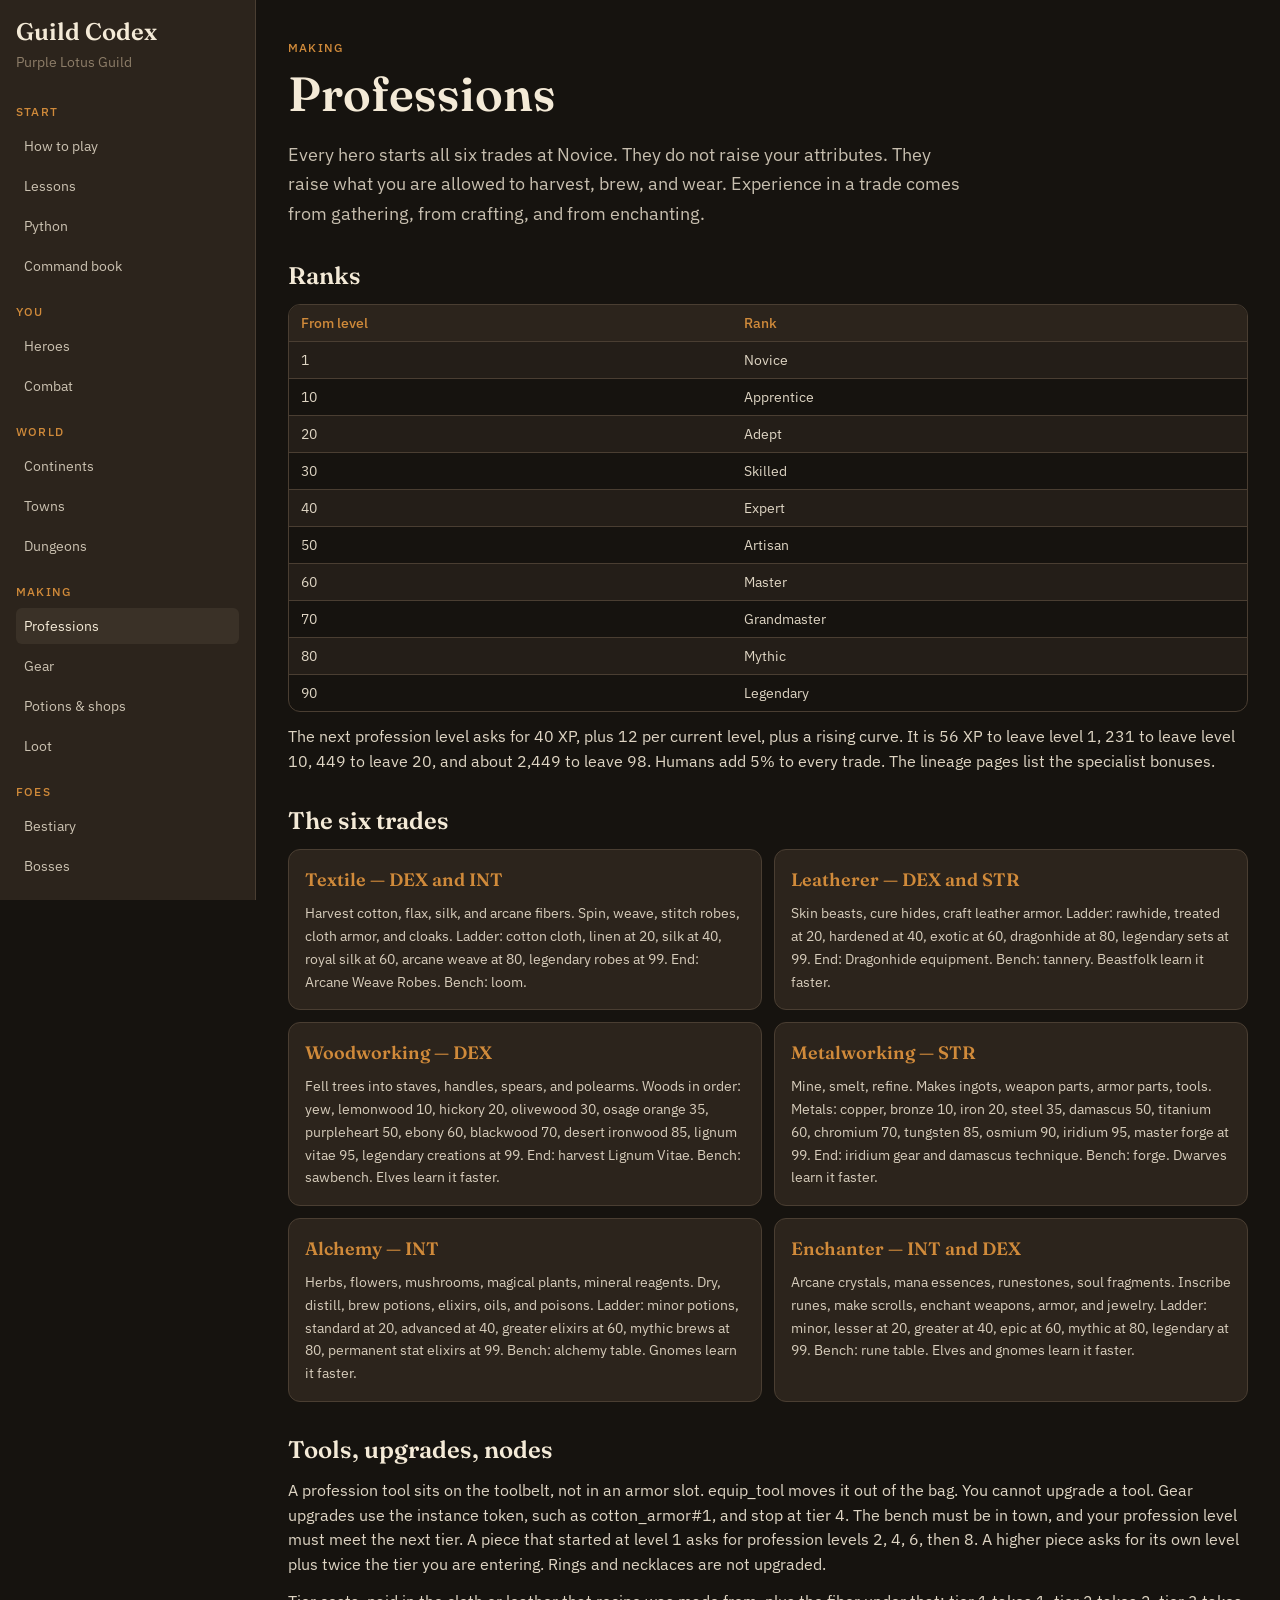
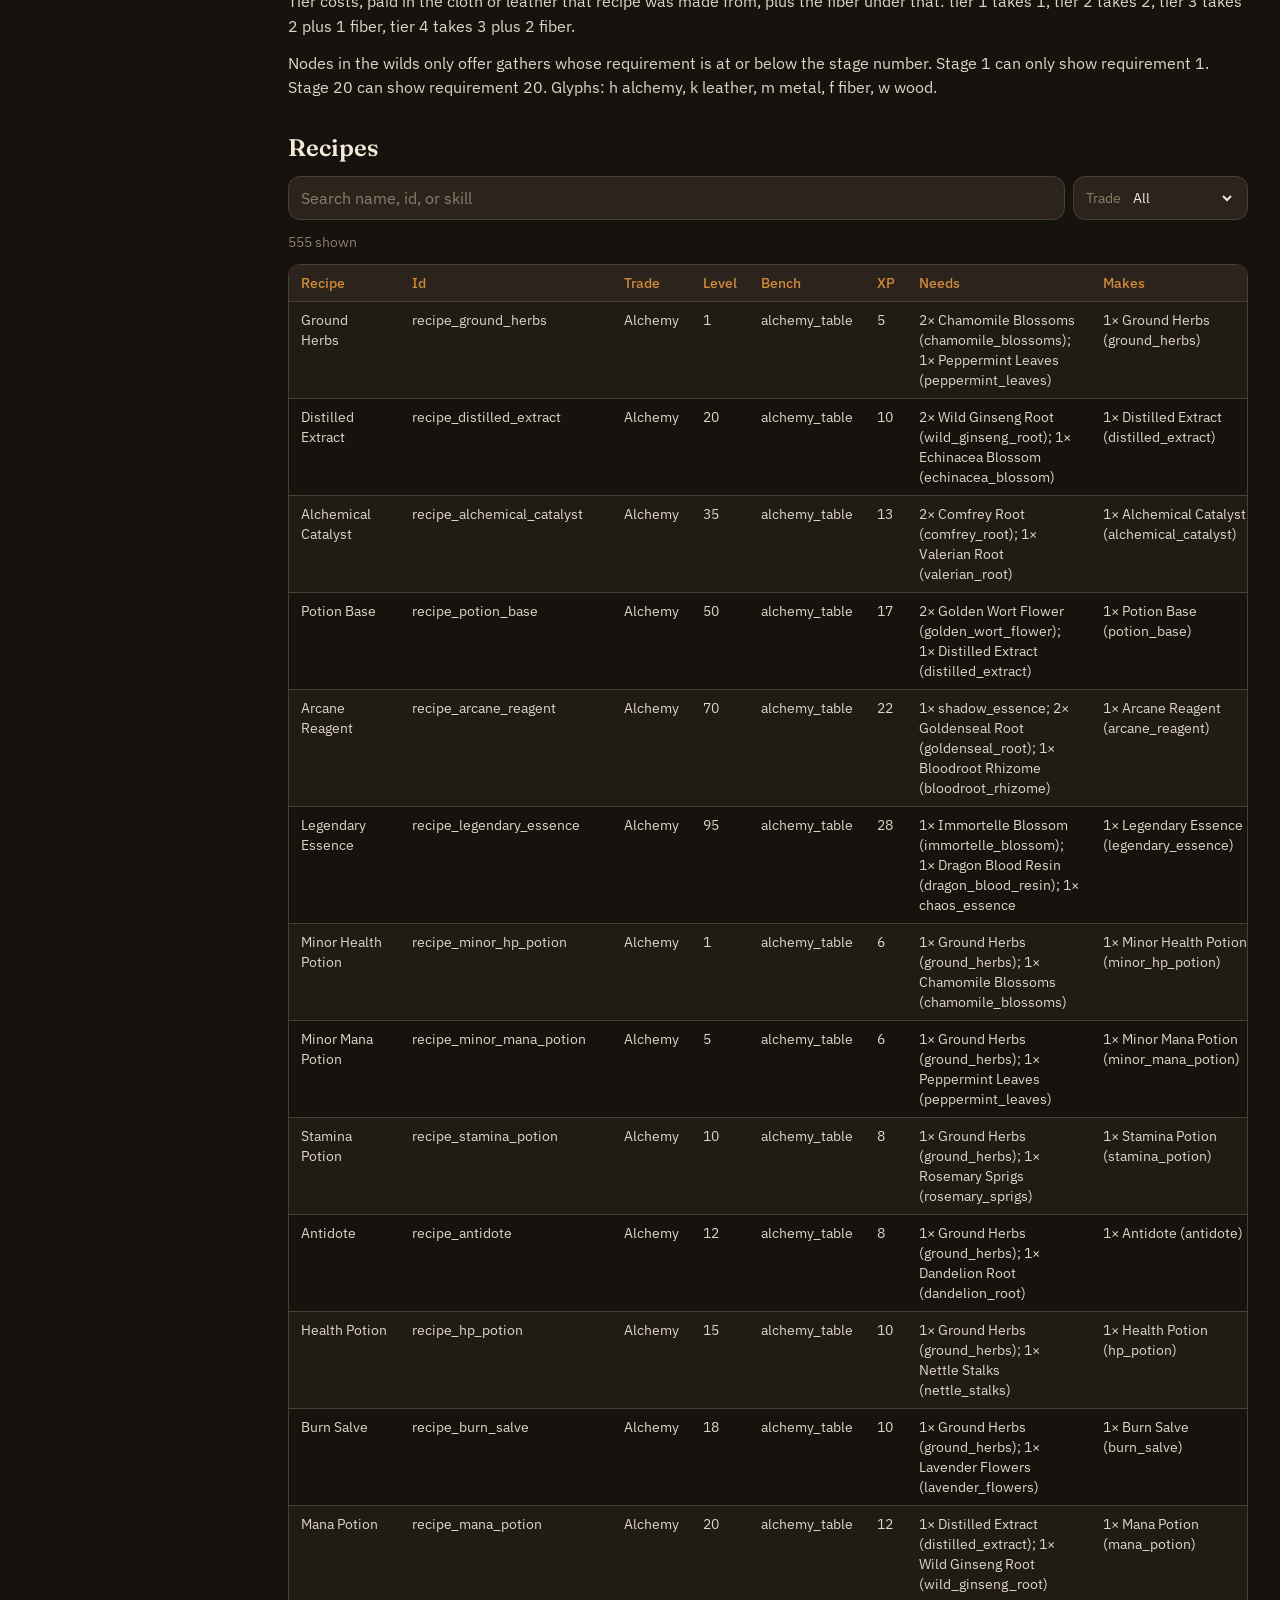
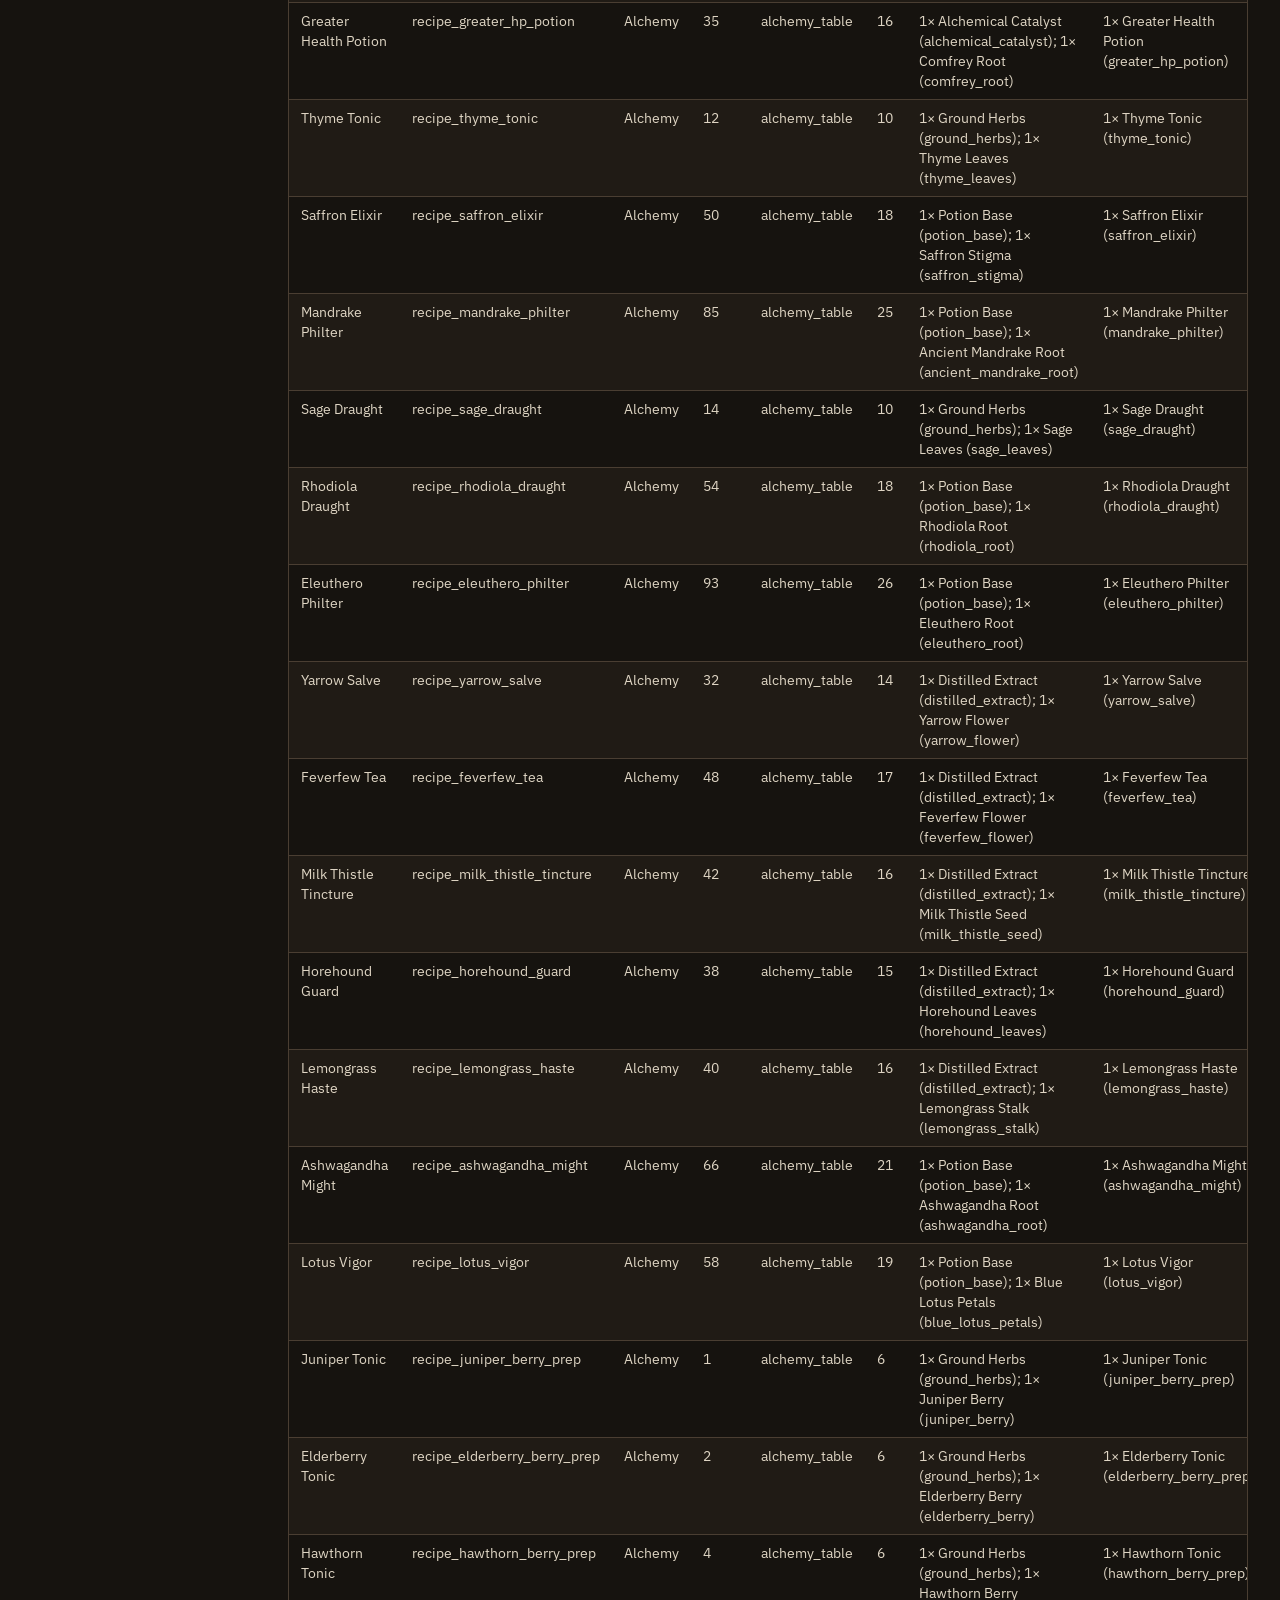
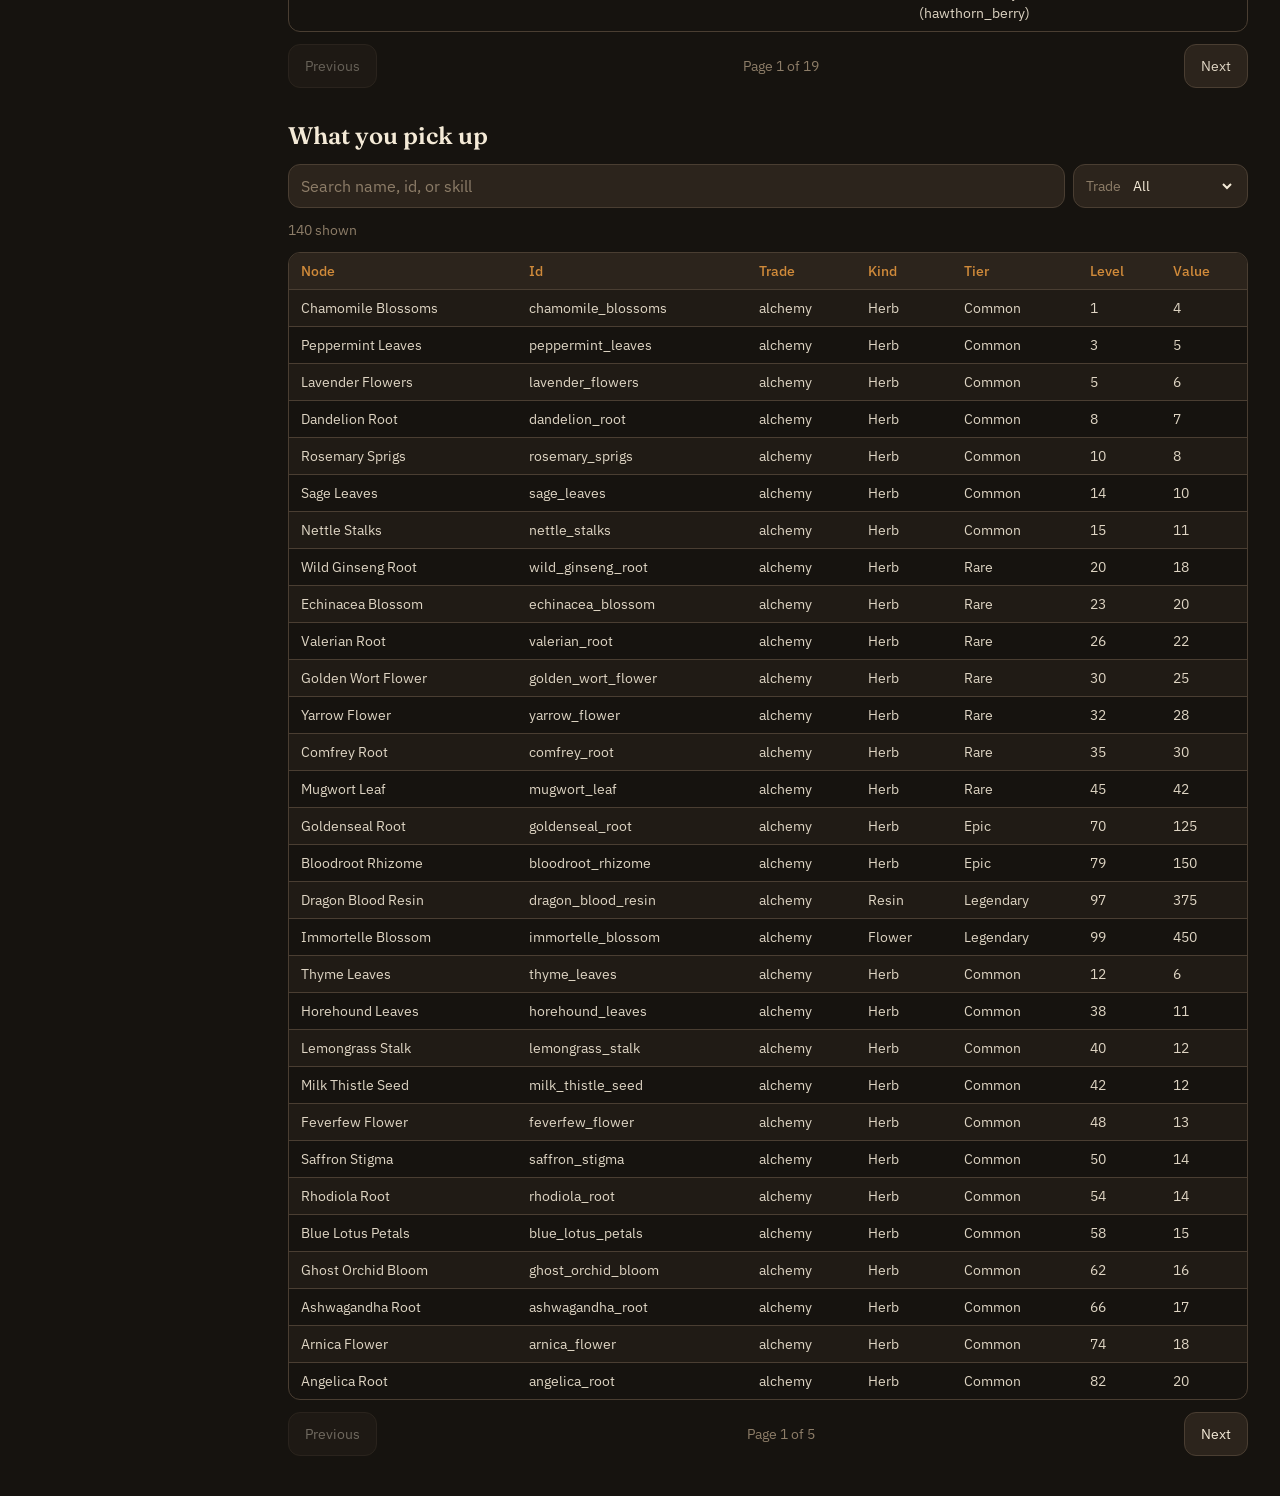
<file: crafts/index.html>
<!DOCTYPE html><html lang="en"><head><meta name="twitter:card" content="summary_large_image"><meta property="og:title" content="Guild Codex"><meta charSet="utf-8"/><meta name="viewport" content="width=device-width, initial-scale=1"/><link rel="stylesheet" href="../assets/styles-CVr9-Vob.css" data-precedence="default"/><link rel="stylesheet" href="https://fonts.googleapis.com/css2?family=Fraunces:opsz,wght@9..144,560;9..144,680&amp;family=IBM+Plex+Mono:wght@400;500&amp;family=IBM+Plex+Sans:ital,wght@0,400;0,500;0,600;1,400&amp;display=swap" data-precedence="default"/><title>Guild Codex</title><meta name="description" content="Field guide for Purple Lotus Guild — how to play, the Python you type, heroes, continents, monsters, and bosses."/><meta name="theme-color" content="#16130f"/><link rel="icon" type="image/svg+xml" href="../favicon.svg"/><meta name="apple-mobile-web-app-title" content="Guild Codex"><meta name="apple-mobile-web-app-status-bar-style" content="black"></head><body><!--$--><div class="min-h-screen bg-ink text-paper"><div class="mx-auto flex max-w-7xl"><aside class="sticky top-0 h-screen w-64 shrink-0 overflow-y-auto border-r border-line bg-bark px-4 py-5"><a class="block font-display text-2xl font-semibold leading-none" href="../index.html">Guild Codex</a><p class="mt-2 text-sm text-muted">Purple Lotus Guild</p><nav class="mt-8 space-y-5"><div><p class="mb-2 text-xs font-medium uppercase tracking-widest text-bronze">Start</p><ul class="space-y-1"><li><a class="block rounded-md px-2 py-2 text-sm text-paper/80 hover:bg-panel/70 hover:text-paper" href="../index.html">How to play</a></li><li><a class="block rounded-md px-2 py-2 text-sm text-paper/80 hover:bg-panel/70 hover:text-paper" href="../python/index.html">Lessons</a></li><li><a class="block rounded-md px-2 py-2 text-sm text-paper/80 hover:bg-panel/70 hover:text-paper" href="../language/index.html">Python</a></li><li><a class="block rounded-md px-2 py-2 text-sm text-paper/80 hover:bg-panel/70 hover:text-paper" href="../commands/index.html">Command book</a></li></ul></div><div><p class="mb-2 text-xs font-medium uppercase tracking-widest text-bronze">You</p><ul class="space-y-1"><li><a class="block rounded-md px-2 py-2 text-sm text-paper/80 hover:bg-panel/70 hover:text-paper" href="../hero/index.html">Heroes</a></li><li><a class="block rounded-md px-2 py-2 text-sm text-paper/80 hover:bg-panel/70 hover:text-paper" href="../combat/index.html">Combat</a></li></ul></div><div><p class="mb-2 text-xs font-medium uppercase tracking-widest text-bronze">World</p><ul class="space-y-1"><li><a class="block rounded-md px-2 py-2 text-sm text-paper/80 hover:bg-panel/70 hover:text-paper" href="../world/index.html">Continents</a></li><li><a class="block rounded-md px-2 py-2 text-sm text-paper/80 hover:bg-panel/70 hover:text-paper" href="../towns/index.html">Towns</a></li><li><a class="block rounded-md px-2 py-2 text-sm text-paper/80 hover:bg-panel/70 hover:text-paper" href="../dungeons/index.html">Dungeons</a></li></ul></div><div><p class="mb-2 text-xs font-medium uppercase tracking-widest text-bronze">Making</p><ul class="space-y-1"><li><a class="block rounded-md px-2 py-2 text-sm bg-panel text-paper active" href="../crafts/index.html" data-status="active" aria-current="page">Professions</a></li><li><a class="block rounded-md px-2 py-2 text-sm text-paper/80 hover:bg-panel/70 hover:text-paper" href="../gear/index.html">Gear</a></li><li><a class="block rounded-md px-2 py-2 text-sm text-paper/80 hover:bg-panel/70 hover:text-paper" href="../goods/index.html">Potions &amp; shops</a></li><li><a class="block rounded-md px-2 py-2 text-sm text-paper/80 hover:bg-panel/70 hover:text-paper" href="../loot/index.html">Loot</a></li></ul></div><div><p class="mb-2 text-xs font-medium uppercase tracking-widest text-bronze">Foes</p><ul class="space-y-1"><li><a class="block rounded-md px-2 py-2 text-sm text-paper/80 hover:bg-panel/70 hover:text-paper" href="../bestiary/index.html">Bestiary</a></li><li><a class="block rounded-md px-2 py-2 text-sm text-paper/80 hover:bg-panel/70 hover:text-paper" href="../bosses/index.html">Bosses</a></li></ul></div></nav></aside><main class="min-w-0 flex-1 px-4 py-6 md:px-8 md:py-10"><article class="max-w-6xl"><p class="text-xs font-medium uppercase tracking-widest text-bronze">Making</p><h1 class="mt-2 font-display text-4xl font-semibold leading-tight text-paper md:text-5xl">Professions</h1><p class="mt-4 max-w-2xl text-lg leading-relaxed text-paper/80">Every hero starts all six trades at Novice. They do not raise your attributes. They raise what you are allowed to harvest, brew, and wear. Experience in a trade comes from gathering, from crafting, and from enchanting.</p><div class="mt-8 space-y-8"><section><h2 class="font-display text-2xl font-semibold text-paper">Ranks</h2><div class="mt-3 space-y-3 text-paper/90"><div class="overflow-x-auto rounded-card border border-line"><table class="w-full min-w-xl border-collapse text-left text-sm"><thead class="bg-bark text-bronze"><tr><th class="px-3 py-2 font-medium">From level</th><th class="px-3 py-2 font-medium">Rank</th></tr></thead><tbody><tr class="border-t border-line odd:bg-panel/40"><td class="px-3 py-2 align-top text-paper/90">1</td><td class="px-3 py-2 align-top text-paper/90">Novice</td></tr><tr class="border-t border-line odd:bg-panel/40"><td class="px-3 py-2 align-top text-paper/90">10</td><td class="px-3 py-2 align-top text-paper/90">Apprentice</td></tr><tr class="border-t border-line odd:bg-panel/40"><td class="px-3 py-2 align-top text-paper/90">20</td><td class="px-3 py-2 align-top text-paper/90">Adept</td></tr><tr class="border-t border-line odd:bg-panel/40"><td class="px-3 py-2 align-top text-paper/90">30</td><td class="px-3 py-2 align-top text-paper/90">Skilled</td></tr><tr class="border-t border-line odd:bg-panel/40"><td class="px-3 py-2 align-top text-paper/90">40</td><td class="px-3 py-2 align-top text-paper/90">Expert</td></tr><tr class="border-t border-line odd:bg-panel/40"><td class="px-3 py-2 align-top text-paper/90">50</td><td class="px-3 py-2 align-top text-paper/90">Artisan</td></tr><tr class="border-t border-line odd:bg-panel/40"><td class="px-3 py-2 align-top text-paper/90">60</td><td class="px-3 py-2 align-top text-paper/90">Master</td></tr><tr class="border-t border-line odd:bg-panel/40"><td class="px-3 py-2 align-top text-paper/90">70</td><td class="px-3 py-2 align-top text-paper/90">Grandmaster</td></tr><tr class="border-t border-line odd:bg-panel/40"><td class="px-3 py-2 align-top text-paper/90">80</td><td class="px-3 py-2 align-top text-paper/90">Mythic</td></tr><tr class="border-t border-line odd:bg-panel/40"><td class="px-3 py-2 align-top text-paper/90">90</td><td class="px-3 py-2 align-top text-paper/90">Legendary</td></tr></tbody></table></div><p>The next profession level asks for 40 XP, plus 12 per current level, plus a rising curve. It is 56 XP to leave level 1, 231 to leave level 10, 449 to leave 20, and about 2,449 to leave 98. Humans add 5% to every trade. The lineage pages list the specialist bonuses.</p></div></section><section><h2 class="font-display text-2xl font-semibold text-paper">The six trades</h2><div class="mt-3 space-y-3 text-paper/90"><div class="grid gap-3 sm:grid-cols-2"><div class="rounded-card border border-line bg-bark px-4 py-4"><h3 class="font-display text-lg font-semibold text-bronze">Textile — DEX and INT</h3><div class="mt-2 space-y-2 text-sm leading-relaxed text-paper/85">Harvest cotton, flax, silk, and arcane fibers. Spin, weave, stitch robes, cloth armor, and cloaks. Ladder: cotton cloth, linen at 20, silk at 40, royal silk at 60, arcane weave at 80, legendary robes at 99. End: Arcane Weave Robes. Bench: loom.</div></div><div class="rounded-card border border-line bg-bark px-4 py-4"><h3 class="font-display text-lg font-semibold text-bronze">Leatherer — DEX and STR</h3><div class="mt-2 space-y-2 text-sm leading-relaxed text-paper/85">Skin beasts, cure hides, craft leather armor. Ladder: rawhide, treated at 20, hardened at 40, exotic at 60, dragonhide at 80, legendary sets at 99. End: Dragonhide equipment. Bench: tannery. Beastfolk learn it faster.</div></div><div class="rounded-card border border-line bg-bark px-4 py-4"><h3 class="font-display text-lg font-semibold text-bronze">Woodworking — DEX</h3><div class="mt-2 space-y-2 text-sm leading-relaxed text-paper/85">Fell trees into staves, handles, spears, and polearms. Woods in order: yew, lemonwood 10, hickory 20, olivewood 30, osage orange 35, purpleheart 50, ebony 60, blackwood 70, desert ironwood 85, lignum vitae 95, legendary creations at 99. End: harvest Lignum Vitae. Bench: sawbench. Elves learn it faster.</div></div><div class="rounded-card border border-line bg-bark px-4 py-4"><h3 class="font-display text-lg font-semibold text-bronze">Metalworking — STR</h3><div class="mt-2 space-y-2 text-sm leading-relaxed text-paper/85">Mine, smelt, refine. Makes ingots, weapon parts, armor parts, tools. Metals: copper, bronze 10, iron 20, steel 35, damascus 50, titanium 60, chromium 70, tungsten 85, osmium 90, iridium 95, master forge at 99. End: iridium gear and damascus technique. Bench: forge. Dwarves learn it faster.</div></div><div class="rounded-card border border-line bg-bark px-4 py-4"><h3 class="font-display text-lg font-semibold text-bronze">Alchemy — INT</h3><div class="mt-2 space-y-2 text-sm leading-relaxed text-paper/85">Herbs, flowers, mushrooms, magical plants, mineral reagents. Dry, distill, brew potions, elixirs, oils, and poisons. Ladder: minor potions, standard at 20, advanced at 40, greater elixirs at 60, mythic brews at 80, permanent stat elixirs at 99. Bench: alchemy table. Gnomes learn it faster.</div></div><div class="rounded-card border border-line bg-bark px-4 py-4"><h3 class="font-display text-lg font-semibold text-bronze">Enchanter — INT and DEX</h3><div class="mt-2 space-y-2 text-sm leading-relaxed text-paper/85">Arcane crystals, mana essences, runestones, soul fragments. Inscribe runes, make scrolls, enchant weapons, armor, and jewelry. Ladder: minor, lesser at 20, greater at 40, epic at 60, mythic at 80, legendary at 99. Bench: rune table. Elves and gnomes learn it faster.</div></div></div></div></section><section><h2 class="font-display text-2xl font-semibold text-paper">Tools, upgrades, nodes</h2><div class="mt-3 space-y-3 text-paper/90"><p>A profession tool sits on the toolbelt, not in an armor slot. equip_tool moves it out of the bag. You cannot upgrade a tool. Gear upgrades use the instance token, such as cotton_armor#1, and stop at tier 4. The bench must be in town, and your profession level must meet the next tier. A piece that started at level 1 asks for profession levels 2, 4, 6, then 8. A higher piece asks for its own level plus twice the tier you are entering. Rings and necklaces are not upgraded.</p><p>Tier costs, paid in the cloth or leather that recipe was made from, plus the fiber under that: tier 1 takes 1, tier 2 takes 2, tier 3 takes 2 plus 1 fiber, tier 4 takes 3 plus 2 fiber.</p><p>Nodes in the wilds only offer gathers whose requirement is at or below the stage number. Stage 1 can only show requirement 1. Stage 20 can show requirement 20. Glyphs: h alchemy, k leather, m metal, f fiber, w wood.</p></div></section><section><h2 class="font-display text-2xl font-semibold text-paper">Recipes</h2><div class="mt-3 space-y-3 text-paper/90"><script type="application/json" id="recipe-rows">[{"name":"Ground Herbs","id":"recipe_ground_herbs","prof":"Alchemy","lvl":1,"station":"alchemy_table","xp":5,"takes":"2× Chamomile Blossoms (chamomile_blossoms); 1× Peppermint Leaves (peppermint_leaves)","makes":"1× Ground Herbs (ground_herbs)"},{"name":"Distilled Extract","id":"recipe_distilled_extract","prof":"Alchemy","lvl":20,"station":"alchemy_table","xp":10,"takes":"2× Wild Ginseng Root (wild_ginseng_root); 1× Echinacea Blossom (echinacea_blossom)","makes":"1× Distilled Extract (distilled_extract)"},{"name":"Alchemical Catalyst","id":"recipe_alchemical_catalyst","prof":"Alchemy","lvl":35,"station":"alchemy_table","xp":13,"takes":"2× Comfrey Root (comfrey_root); 1× Valerian Root (valerian_root)","makes":"1× Alchemical Catalyst (alchemical_catalyst)"},{"name":"Potion Base","id":"recipe_potion_base","prof":"Alchemy","lvl":50,"station":"alchemy_table","xp":17,"takes":"2× Golden Wort Flower (golden_wort_flower); 1× Distilled Extract (distilled_extract)","makes":"1× Potion Base (potion_base)"},{"name":"Arcane Reagent","id":"recipe_arcane_reagent","prof":"Alchemy","lvl":70,"station":"alchemy_table","xp":22,"takes":"1× shadow_essence; 2× Goldenseal Root (goldenseal_root); 1× Bloodroot Rhizome (bloodroot_rhizome)","makes":"1× Arcane Reagent (arcane_reagent)"},{"name":"Legendary Essence","id":"recipe_legendary_essence","prof":"Alchemy","lvl":95,"station":"alchemy_table","xp":28,"takes":"1× Immortelle Blossom (immortelle_blossom); 1× Dragon Blood Resin (dragon_blood_resin); 1× chaos_essence","makes":"1× Legendary Essence (legendary_essence)"},{"name":"Minor Health Potion","id":"recipe_minor_hp_potion","prof":"Alchemy","lvl":1,"station":"alchemy_table","xp":6,"takes":"1× Ground Herbs (ground_herbs); 1× Chamomile Blossoms (chamomile_blossoms)","makes":"1× Minor Health Potion (minor_hp_potion)"},{"name":"Minor Mana Potion","id":"recipe_minor_mana_potion","prof":"Alchemy","lvl":5,"station":"alchemy_table","xp":6,"takes":"1× Ground Herbs (ground_herbs); 1× Peppermint Leaves (peppermint_leaves)","makes":"1× Minor Mana Potion (minor_mana_potion)"},{"name":"Stamina Potion","id":"recipe_stamina_potion","prof":"Alchemy","lvl":10,"station":"alchemy_table","xp":8,"takes":"1× Ground Herbs (ground_herbs); 1× Rosemary Sprigs (rosemary_sprigs)","makes":"1× Stamina Potion (stamina_potion)"},{"name":"Antidote","id":"recipe_antidote","prof":"Alchemy","lvl":12,"station":"alchemy_table","xp":8,"takes":"1× Ground Herbs (ground_herbs); 1× Dandelion Root (dandelion_root)","makes":"1× Antidote (antidote)"},{"name":"Health Potion","id":"recipe_hp_potion","prof":"Alchemy","lvl":15,"station":"alchemy_table","xp":10,"takes":"1× Ground Herbs (ground_herbs); 1× Nettle Stalks (nettle_stalks)","makes":"1× Health Potion (hp_potion)"},{"name":"Burn Salve","id":"recipe_burn_salve","prof":"Alchemy","lvl":18,"station":"alchemy_table","xp":10,"takes":"1× Ground Herbs (ground_herbs); 1× Lavender Flowers (lavender_flowers)","makes":"1× Burn Salve (burn_salve)"},{"name":"Mana Potion","id":"recipe_mana_potion","prof":"Alchemy","lvl":20,"station":"alchemy_table","xp":12,"takes":"1× Distilled Extract (distilled_extract); 1× Wild Ginseng Root (wild_ginseng_root)","makes":"1× Mana Potion (mana_potion)"},{"name":"Greater Health Potion","id":"recipe_greater_hp_potion","prof":"Alchemy","lvl":35,"station":"alchemy_table","xp":16,"takes":"1× Alchemical Catalyst (alchemical_catalyst); 1× Comfrey Root (comfrey_root)","makes":"1× Greater Health Potion (greater_hp_potion)"},{"name":"Thyme Tonic","id":"recipe_thyme_tonic","prof":"Alchemy","lvl":12,"station":"alchemy_table","xp":10,"takes":"1× Ground Herbs (ground_herbs); 1× Thyme Leaves (thyme_leaves)","makes":"1× Thyme Tonic (thyme_tonic)"},{"name":"Saffron Elixir","id":"recipe_saffron_elixir","prof":"Alchemy","lvl":50,"station":"alchemy_table","xp":18,"takes":"1× Potion Base (potion_base); 1× Saffron Stigma (saffron_stigma)","makes":"1× Saffron Elixir (saffron_elixir)"},{"name":"Mandrake Philter","id":"recipe_mandrake_philter","prof":"Alchemy","lvl":85,"station":"alchemy_table","xp":25,"takes":"1× Potion Base (potion_base); 1× Ancient Mandrake Root (ancient_mandrake_root)","makes":"1× Mandrake Philter (mandrake_philter)"},{"name":"Sage Draught","id":"recipe_sage_draught","prof":"Alchemy","lvl":14,"station":"alchemy_table","xp":10,"takes":"1× Ground Herbs (ground_herbs); 1× Sage Leaves (sage_leaves)","makes":"1× Sage Draught (sage_draught)"},{"name":"Rhodiola Draught","id":"recipe_rhodiola_draught","prof":"Alchemy","lvl":54,"station":"alchemy_table","xp":18,"takes":"1× Potion Base (potion_base); 1× Rhodiola Root (rhodiola_root)","makes":"1× Rhodiola Draught (rhodiola_draught)"},{"name":"Eleuthero Philter","id":"recipe_eleuthero_philter","prof":"Alchemy","lvl":93,"station":"alchemy_table","xp":26,"takes":"1× Potion Base (potion_base); 1× Eleuthero Root (eleuthero_root)","makes":"1× Eleuthero Philter (eleuthero_philter)"},{"name":"Yarrow Salve","id":"recipe_yarrow_salve","prof":"Alchemy","lvl":32,"station":"alchemy_table","xp":14,"takes":"1× Distilled Extract (distilled_extract); 1× Yarrow Flower (yarrow_flower)","makes":"1× Yarrow Salve (yarrow_salve)"},{"name":"Feverfew Tea","id":"recipe_feverfew_tea","prof":"Alchemy","lvl":48,"station":"alchemy_table","xp":17,"takes":"1× Distilled Extract (distilled_extract); 1× Feverfew Flower (feverfew_flower)","makes":"1× Feverfew Tea (feverfew_tea)"},{"name":"Milk Thistle Tincture","id":"recipe_milk_thistle_tincture","prof":"Alchemy","lvl":42,"station":"alchemy_table","xp":16,"takes":"1× Distilled Extract (distilled_extract); 1× Milk Thistle Seed (milk_thistle_seed)","makes":"1× Milk Thistle Tincture (milk_thistle_tincture)"},{"name":"Horehound Guard","id":"recipe_horehound_guard","prof":"Alchemy","lvl":38,"station":"alchemy_table","xp":15,"takes":"1× Distilled Extract (distilled_extract); 1× Horehound Leaves (horehound_leaves)","makes":"1× Horehound Guard (horehound_guard)"},{"name":"Lemongrass Haste","id":"recipe_lemongrass_haste","prof":"Alchemy","lvl":40,"station":"alchemy_table","xp":16,"takes":"1× Distilled Extract (distilled_extract); 1× Lemongrass Stalk (lemongrass_stalk)","makes":"1× Lemongrass Haste (lemongrass_haste)"},{"name":"Ashwagandha Might","id":"recipe_ashwagandha_might","prof":"Alchemy","lvl":66,"station":"alchemy_table","xp":21,"takes":"1× Potion Base (potion_base); 1× Ashwagandha Root (ashwagandha_root)","makes":"1× Ashwagandha Might (ashwagandha_might)"},{"name":"Lotus Vigor","id":"recipe_lotus_vigor","prof":"Alchemy","lvl":58,"station":"alchemy_table","xp":19,"takes":"1× Potion Base (potion_base); 1× Blue Lotus Petals (blue_lotus_petals)","makes":"1× Lotus Vigor (lotus_vigor)"},{"name":"Juniper Tonic","id":"recipe_juniper_berry_prep","prof":"Alchemy","lvl":1,"station":"alchemy_table","xp":6,"takes":"1× Ground Herbs (ground_herbs); 1× Juniper Berry (juniper_berry)","makes":"1× Juniper Tonic (juniper_berry_prep)"},{"name":"Elderberry Tonic","id":"recipe_elderberry_berry_prep","prof":"Alchemy","lvl":2,"station":"alchemy_table","xp":6,"takes":"1× Ground Herbs (ground_herbs); 1× Elderberry Berry (elderberry_berry)","makes":"1× Elderberry Tonic (elderberry_berry_prep)"},{"name":"Hawthorn Tonic","id":"recipe_hawthorn_berry_prep","prof":"Alchemy","lvl":4,"station":"alchemy_table","xp":6,"takes":"1× Ground Herbs (ground_herbs); 1× Hawthorn Berry (hawthorn_berry)","makes":"1× Hawthorn Tonic (hawthorn_berry_prep)"},{"name":"Schisandra Tonic","id":"recipe_schisandra_berry_prep","prof":"Alchemy","lvl":5,"station":"alchemy_table","xp":6,"takes":"1× Ground Herbs (ground_herbs); 1× Schisandra Berry (schisandra_berry)","makes":"1× Schisandra Tonic (schisandra_berry_prep)"},{"name":"Goji Tonic","id":"recipe_goji_berry_prep","prof":"Alchemy","lvl":7,"station":"alchemy_table","xp":6,"takes":"1× Ground Herbs (ground_herbs); 1× Goji Berry (goji_berry)","makes":"1× Goji Tonic (goji_berry_prep)"},{"name":"Bilberry Tonic","id":"recipe_bilberry_berry_prep","prof":"Alchemy","lvl":8,"station":"alchemy_table","xp":7,"takes":"1× Ground Herbs (ground_herbs); 1× Bilberry Berry (bilberry_berry)","makes":"1× Bilberry Tonic (bilberry_berry_prep)"},{"name":"Sea Buckthorn Tonic","id":"recipe_sea_buckthorn_berry_prep","prof":"Alchemy","lvl":10,"station":"alchemy_table","xp":7,"takes":"1× Ground Herbs (ground_herbs); 1× Sea Buckthorn Berry (sea_buckthorn_berry)","makes":"1× Sea Buckthorn Tonic (sea_buckthorn_berry_prep)"},{"name":"Aronia Tonic","id":"recipe_aronia_berry_prep","prof":"Alchemy","lvl":11,"station":"alchemy_table","xp":7,"takes":"1× Ground Herbs (ground_herbs); 1× Aronia Berry (aronia_berry)","makes":"1× Aronia Tonic (aronia_berry_prep)"},{"name":"Wolfberry Tonic","id":"recipe_wolfberry_berry_prep","prof":"Alchemy","lvl":13,"station":"alchemy_table","xp":7,"takes":"1× Ground Herbs (ground_herbs); 1× Wolfberry Berry (wolfberry_berry)","makes":"1× Wolfberry Tonic (wolfberry_berry_prep)"},{"name":"Cranberry Tonic","id":"recipe_cranberry_berry_prep","prof":"Alchemy","lvl":15,"station":"alchemy_table","xp":7,"takes":"1× Ground Herbs (ground_herbs); 1× Cranberry Berry (cranberry_berry)","makes":"1× Cranberry Tonic (cranberry_berry_prep)"},{"name":"Blackcurrant Tonic","id":"recipe_blackcurrant_berry_prep","prof":"Alchemy","lvl":16,"station":"alchemy_table","xp":8,"takes":"1× Ground Herbs (ground_herbs); 1× Blackcurrant Berry (blackcurrant_berry)","makes":"1× Blackcurrant Tonic (blackcurrant_berry_prep)"},{"name":"Rowan Tonic","id":"recipe_rowan_berry_prep","prof":"Alchemy","lvl":18,"station":"alchemy_table","xp":8,"takes":"1× Ground Herbs (ground_herbs); 1× Rowan Berry (rowan_berry)","makes":"1× Rowan Tonic (rowan_berry_prep)"},{"name":"Sumac Tonic","id":"recipe_sumac_berry_prep","prof":"Alchemy","lvl":19,"station":"alchemy_table","xp":8,"takes":"1× Ground Herbs (ground_herbs); 1× Sumac Berry (sumac_berry)","makes":"1× Sumac Tonic (sumac_berry_prep)"},{"name":"Barberry Tonic","id":"recipe_barberry_berry_prep","prof":"Alchemy","lvl":21,"station":"alchemy_table","xp":8,"takes":"1× Distilled Extract (distilled_extract); 1× Barberry Berry (barberry_berry)","makes":"1× Barberry Tonic (barberry_berry_prep)"},{"name":"Maqui Tonic","id":"recipe_maqui_berry_prep","prof":"Alchemy","lvl":22,"station":"alchemy_table","xp":8,"takes":"1× Distilled Extract (distilled_extract); 1× Maqui Berry (maqui_berry)","makes":"1× Maqui Tonic (maqui_berry_prep)"},{"name":"Camu Camu Tonic","id":"recipe_camu_camu_berry_prep","prof":"Alchemy","lvl":24,"station":"alchemy_table","xp":9,"takes":"1× Distilled Extract (distilled_extract); 1× Camu Camu Berry (camu_camu_berry)","makes":"1× Camu Camu Tonic (camu_camu_berry_prep)"},{"name":"Pine Balm","id":"recipe_pine_resin_prep","prof":"Alchemy","lvl":25,"station":"alchemy_table","xp":9,"takes":"1× Distilled Extract (distilled_extract); 1× Pine Resin (pine_resin)","makes":"1× Pine Balm (pine_resin_prep)"},{"name":"Copal Balm","id":"recipe_copal_resin_prep","prof":"Alchemy","lvl":27,"station":"alchemy_table","xp":9,"takes":"1× Distilled Extract (distilled_extract); 1× Copal Resin (copal_resin)","makes":"1× Copal Balm (copal_resin_prep)"},{"name":"Benzoin Balm","id":"recipe_benzoin_resin_prep","prof":"Alchemy","lvl":29,"station":"alchemy_table","xp":9,"takes":"1× Distilled Extract (distilled_extract); 1× Benzoin Resin (benzoin_resin)","makes":"1× Benzoin Balm (benzoin_resin_prep)"},{"name":"Dammar Balm","id":"recipe_dammar_resin_prep","prof":"Alchemy","lvl":30,"station":"alchemy_table","xp":9,"takes":"1× Distilled Extract (distilled_extract); 1× Dammar Resin (dammar_resin)","makes":"1× Dammar Balm (dammar_resin_prep)"},{"name":"Labdanum Balm","id":"recipe_labdanum_resin_prep","prof":"Alchemy","lvl":32,"station":"alchemy_table","xp":10,"takes":"1× Distilled Extract (distilled_extract); 1× Labdanum Resin (labdanum_resin)","makes":"1× Labdanum Balm (labdanum_resin_prep)"},{"name":"Mastic Balm","id":"recipe_mastic_resin_prep","prof":"Alchemy","lvl":33,"station":"alchemy_table","xp":10,"takes":"1× Distilled Extract (distilled_extract); 1× Mastic Resin (mastic_resin)","makes":"1× Mastic Balm (mastic_resin_prep)"},{"name":"Sandarac Balm","id":"recipe_sandarac_resin_prep","prof":"Alchemy","lvl":35,"station":"alchemy_table","xp":10,"takes":"1× Distilled Extract (distilled_extract); 1× Sandarac Resin (sandarac_resin)","makes":"1× Sandarac Balm (sandarac_resin_prep)"},{"name":"Elemi Balm","id":"recipe_elemi_resin_prep","prof":"Alchemy","lvl":36,"station":"alchemy_table","xp":10,"takes":"1× Distilled Extract (distilled_extract); 1× Elemi Resin (elemi_resin)","makes":"1× Elemi Balm (elemi_resin_prep)"},{"name":"Galbanum Balm","id":"recipe_galbanum_resin_prep","prof":"Alchemy","lvl":38,"station":"alchemy_table","xp":10,"takes":"1× Distilled Extract (distilled_extract); 1× Galbanum Resin (galbanum_resin)","makes":"1× Galbanum Balm (galbanum_resin_prep)"},{"name":"Storax Balm","id":"recipe_storax_resin_prep","prof":"Alchemy","lvl":39,"station":"alchemy_table","xp":10,"takes":"1× Distilled Extract (distilled_extract); 1× Storax Resin (storax_resin)","makes":"1× Storax Balm (storax_resin_prep)"},{"name":"Balsam Balm","id":"recipe_balsam_resin_prep","prof":"Alchemy","lvl":41,"station":"alchemy_table","xp":11,"takes":"1× Distilled Extract (distilled_extract); 1× Balsam Resin (balsam_resin)","makes":"1× Balsam Balm (balsam_resin_prep)"},{"name":"Amber Balm","id":"recipe_amber_resin_prep","prof":"Alchemy","lvl":43,"station":"alchemy_table","xp":11,"takes":"1× Distilled Extract (distilled_extract); 1× Amber Resin (amber_resin)","makes":"1× Amber Balm (amber_resin_prep)"},{"name":"Reishi Broth","id":"recipe_reishi_mushroom_prep","prof":"Alchemy","lvl":44,"station":"alchemy_table","xp":11,"takes":"1× Distilled Extract (distilled_extract); 1× Reishi Mushroom (reishi_mushroom)","makes":"1× Reishi Broth (reishi_mushroom_prep)"},{"name":"Chaga Broth","id":"recipe_chaga_mushroom_prep","prof":"Alchemy","lvl":46,"station":"alchemy_table","xp":11,"takes":"1× Distilled Extract (distilled_extract); 1× Chaga Mushroom (chaga_mushroom)","makes":"1× Chaga Broth (chaga_mushroom_prep)"},{"name":"Turkey Tail Broth","id":"recipe_turkey_tail_mushroom_prep","prof":"Alchemy","lvl":47,"station":"alchemy_table","xp":11,"takes":"1× Distilled Extract (distilled_extract); 1× Turkey Tail Mushroom (turkey_tail_mushroom)","makes":"1× Turkey Tail Broth (turkey_tail_mushroom_prep)"},{"name":"Lions Mane Broth","id":"recipe_lions_mane_mushroom_prep","prof":"Alchemy","lvl":49,"station":"alchemy_table","xp":12,"takes":"1× Distilled Extract (distilled_extract); 1× Lions Mane Mushroom (lions_mane_mushroom)","makes":"1× Lions Mane Broth (lions_mane_mushroom_prep)"},{"name":"Cordyceps Broth","id":"recipe_cordyceps_mushroom_prep","prof":"Alchemy","lvl":50,"station":"alchemy_table","xp":12,"takes":"1× Potion Base (potion_base); 1× Cordyceps Mushroom (cordyceps_mushroom)","makes":"1× Cordyceps Broth (cordyceps_mushroom_prep)"},{"name":"Shiitake Broth","id":"recipe_shiitake_mushroom_prep","prof":"Alchemy","lvl":52,"station":"alchemy_table","xp":12,"takes":"1× Potion Base (potion_base); 1× Shiitake Mushroom (shiitake_mushroom)","makes":"1× Shiitake Broth (shiitake_mushroom_prep)"},{"name":"Maitake Broth","id":"recipe_maitake_mushroom_prep","prof":"Alchemy","lvl":53,"station":"alchemy_table","xp":12,"takes":"1× Potion Base (potion_base); 1× Maitake Mushroom (maitake_mushroom)","makes":"1× Maitake Broth (maitake_mushroom_prep)"},{"name":"Porcini Broth","id":"recipe_porcini_mushroom_prep","prof":"Alchemy","lvl":55,"station":"alchemy_table","xp":12,"takes":"1× Potion Base (potion_base); 1× Porcini Mushroom (porcini_mushroom)","makes":"1× Porcini Broth (porcini_mushroom_prep)"},{"name":"Wood Ear Broth","id":"recipe_wood_ear_mushroom_prep","prof":"Alchemy","lvl":57,"station":"alchemy_table","xp":13,"takes":"1× Potion Base (potion_base); 1× Wood Ear Mushroom (wood_ear_mushroom)","makes":"1× Wood Ear Broth (wood_ear_mushroom_prep)"},{"name":"Oyster Broth","id":"recipe_oyster_mushroom_prep","prof":"Alchemy","lvl":58,"station":"alchemy_table","xp":13,"takes":"1× Potion Base (potion_base); 1× Oyster Mushroom (oyster_mushroom)","makes":"1× Oyster Broth (oyster_mushroom_prep)"},{"name":"Enoki Broth","id":"recipe_enoki_mushroom_prep","prof":"Alchemy","lvl":60,"station":"alchemy_table","xp":13,"takes":"1× Potion Base (potion_base); 1× Enoki Mushroom (enoki_mushroom)","makes":"1× Enoki Broth (enoki_mushroom_prep)"},{"name":"Morel Broth","id":"recipe_morel_mushroom_prep","prof":"Alchemy","lvl":61,"station":"alchemy_table","xp":13,"takes":"1× Potion Base (potion_base); 1× Morel Mushroom (morel_mushroom)","makes":"1× Morel Broth (morel_mushroom_prep)"},{"name":"King Bolete Broth","id":"recipe_king_bolete_mushroom_prep","prof":"Alchemy","lvl":63,"station":"alchemy_table","xp":13,"takes":"1× Potion Base (potion_base); 1× King Bolete Mushroom (king_bolete_mushroom)","makes":"1× King Bolete Broth (king_bolete_mushroom_prep)"},{"name":"Birch Polypore Broth","id":"recipe_birch_polypore_mushroom_prep","prof":"Alchemy","lvl":64,"station":"alchemy_table","xp":14,"takes":"1× Potion Base (potion_base); 1× Birch Polypore Mushroom (birch_polypore_mushroom)","makes":"1× Birch Polypore Broth (birch_polypore_mushroom_prep)"},{"name":"Agarikon Broth","id":"recipe_agarikon_mushroom_prep","prof":"Alchemy","lvl":66,"station":"alchemy_table","xp":14,"takes":"1× Potion Base (potion_base); 1× Agarikon Mushroom (agarikon_mushroom)","makes":"1× Agarikon Broth (agarikon_mushroom_prep)"},{"name":"Tremella Broth","id":"recipe_tremella_mushroom_prep","prof":"Alchemy","lvl":67,"station":"alchemy_table","xp":14,"takes":"1× Potion Base (potion_base); 1× Tremella Mushroom (tremella_mushroom)","makes":"1× Tremella Broth (tremella_mushroom_prep)"},{"name":"Calendula Brew","id":"recipe_calendula_flower_prep","prof":"Alchemy","lvl":69,"station":"alchemy_table","xp":14,"takes":"1× Potion Base (potion_base); 1× Calendula Flower (calendula_flower)","makes":"1× Calendula Brew (calendula_flower_prep)"},{"name":"Rose Brew","id":"recipe_rose_flower_prep","prof":"Alchemy","lvl":71,"station":"alchemy_table","xp":14,"takes":"1× Potion Base (potion_base); 1× Rose Flower (rose_flower)","makes":"1× Rose Brew (rose_flower_prep)"},{"name":"Hibiscus Brew","id":"recipe_hibiscus_flower_prep","prof":"Alchemy","lvl":72,"station":"alchemy_table","xp":15,"takes":"1× Potion Base (potion_base); 1× Hibiscus Flower (hibiscus_flower)","makes":"1× Hibiscus Brew (hibiscus_flower_prep)"},{"name":"Jasmine Brew","id":"recipe_jasmine_flower_prep","prof":"Alchemy","lvl":74,"station":"alchemy_table","xp":15,"takes":"1× Potion Base (potion_base); 1× Jasmine Flower (jasmine_flower)","makes":"1× Jasmine Brew (jasmine_flower_prep)"},{"name":"Elderflower Brew","id":"recipe_elderflower_flower_prep","prof":"Alchemy","lvl":75,"station":"alchemy_table","xp":15,"takes":"1× Potion Base (potion_base); 1× Elderflower Flower (elderflower_flower)","makes":"1× Elderflower Brew (elderflower_flower_prep)"},{"name":"Borage Brew","id":"recipe_borage_flower_prep","prof":"Alchemy","lvl":77,"station":"alchemy_table","xp":15,"takes":"1× Potion Base (potion_base); 1× Borage Flower (borage_flower)","makes":"1× Borage Brew (borage_flower_prep)"},{"name":"Marigold Brew","id":"recipe_marigold_flower_prep","prof":"Alchemy","lvl":78,"station":"alchemy_table","xp":15,"takes":"1× Potion Base (potion_base); 1× Marigold Flower (marigold_flower)","makes":"1× Marigold Brew (marigold_flower_prep)"},{"name":"Violet Brew","id":"recipe_violet_flower_prep","prof":"Alchemy","lvl":80,"station":"alchemy_table","xp":16,"takes":"1× Potion Base (potion_base); 1× Violet Flower (violet_flower)","makes":"1× Violet Brew (violet_flower_prep)"},{"name":"Helichrysum Brew","id":"recipe_helichrysum_flower_prep","prof":"Alchemy","lvl":81,"station":"alchemy_table","xp":16,"takes":"1× Potion Base (potion_base); 1× Helichrysum Flower (helichrysum_flower)","makes":"1× Helichrysum Brew (helichrysum_flower_prep)"},{"name":"Clover Brew","id":"recipe_clover_flower_prep","prof":"Alchemy","lvl":83,"station":"alchemy_table","xp":16,"takes":"1× Potion Base (potion_base); 1× Clover Flower (clover_flower)","makes":"1× Clover Brew (clover_flower_prep)"},{"name":"Sea Salt Solution","id":"recipe_sea_salt_prep","prof":"Alchemy","lvl":85,"station":"alchemy_table","xp":16,"takes":"1× Potion Base (potion_base); 1× Sea Salt (sea_salt)","makes":"1× Sea Salt Solution (sea_salt_prep)"},{"name":"Alum Solution","id":"recipe_alum_prep","prof":"Alchemy","lvl":86,"station":"alchemy_table","xp":16,"takes":"1× Potion Base (potion_base); 1× Alum (alum)","makes":"1× Alum Solution (alum_prep)"},{"name":"Sulfur Solution","id":"recipe_sulfur_prep","prof":"Alchemy","lvl":88,"station":"alchemy_table","xp":17,"takes":"1× Potion Base (potion_base); 1× Sulfur (sulfur)","makes":"1× Sulfur Solution (sulfur_prep)"},{"name":"Borax Solution","id":"recipe_borax_prep","prof":"Alchemy","lvl":89,"station":"alchemy_table","xp":17,"takes":"1× Potion Base (potion_base); 1× Borax (borax)","makes":"1× Borax Solution (borax_prep)"},{"name":"Natron Solution","id":"recipe_natron_prep","prof":"Alchemy","lvl":91,"station":"alchemy_table","xp":17,"takes":"1× Potion Base (potion_base); 1× Natron (natron)","makes":"1× Natron Solution (natron_prep)"},{"name":"Potash Solution","id":"recipe_potash_prep","prof":"Alchemy","lvl":92,"station":"alchemy_table","xp":17,"takes":"1× Potion Base (potion_base); 1× Potash (potash)","makes":"1× Potash Solution (potash_prep)"},{"name":"Gypsum Solution","id":"recipe_gypsum_prep","prof":"Alchemy","lvl":94,"station":"alchemy_table","xp":17,"takes":"1× Potion Base (potion_base); 1× Gypsum (gypsum)","makes":"1× Gypsum Solution (gypsum_prep)"},{"name":"Cinnabar Solution","id":"recipe_cinnabar_prep","prof":"Alchemy","lvl":95,"station":"alchemy_table","xp":17,"takes":"1× Potion Base (potion_base); 1× Cinnabar (cinnabar)","makes":"1× Cinnabar Solution (cinnabar_prep)"},{"name":"Orpiment Solution","id":"recipe_orpiment_prep","prof":"Alchemy","lvl":97,"station":"alchemy_table","xp":18,"takes":"1× Potion Base (potion_base); 1× Orpiment (orpiment)","makes":"1× Orpiment Solution (orpiment_prep)"},{"name":"Realgar Solution","id":"recipe_realgar_prep","prof":"Alchemy","lvl":99,"station":"alchemy_table","xp":18,"takes":"1× Potion Base (potion_base); 1× Realgar (realgar)","makes":"1× Realgar Solution (realgar_prep)"},{"name":"Arnica Salve","id":"recipe_arnica_salve","prof":"Alchemy","lvl":74,"station":"alchemy_table","xp":18,"takes":"1× Potion Base (potion_base); 1× Arnica Flower (arnica_flower)","makes":"1× Arnica Salve (arnica_salve)"},{"name":"Yew Berry Tonic","id":"recipe_yew_berry_tonic","prof":"Alchemy","lvl":94,"station":"alchemy_table","xp":18,"takes":"1× Potion Base (potion_base); 1× Ancient Yew Berry (ancient_yew_berry)","makes":"1× Yew Berry Tonic (yew_berry_tonic)"},{"name":"Frankincense Balm","id":"recipe_frankincense_balm","prof":"Alchemy","lvl":88,"station":"alchemy_table","xp":18,"takes":"1× Potion Base (potion_base); 1× Frankincense Resin (frankincense_resin)","makes":"1× Frankincense Balm (frankincense_balm)"},{"name":"Myrrh Balm","id":"recipe_myrrh_balm","prof":"Alchemy","lvl":91,"station":"alchemy_table","xp":18,"takes":"1× Potion Base (potion_base); 1× Myrrh Resin (myrrh_resin)","makes":"1× Myrrh Balm (myrrh_balm)"},{"name":"Mugwort Oil","id":"recipe_mugwort_oil","prof":"Alchemy","lvl":45,"station":"alchemy_table","xp":16,"takes":"1× Potion Base (potion_base); 1× Mugwort Leaf (mugwort_leaf)","makes":"1× Mugwort Oil (mugwort_oil)"},{"name":"Orchid Philter","id":"recipe_orchid_philter","prof":"Alchemy","lvl":62,"station":"alchemy_table","xp":16,"takes":"1× Potion Base (potion_base); 1× Ghost Orchid Bloom (ghost_orchid_bloom)","makes":"1× Orchid Philter (orchid_philter)"},{"name":"Angelica Tonic","id":"recipe_angelica_tonic","prof":"Alchemy","lvl":82,"station":"alchemy_table","xp":16,"takes":"1× Potion Base (potion_base); 1× Angelica Root (angelica_root)","makes":"1× Angelica Tonic (angelica_tonic)"},{"name":"Licorice Draught","id":"recipe_licorice_draught","prof":"Alchemy","lvl":84,"station":"alchemy_table","xp":16,"takes":"1× Potion Base (potion_base); 1× Licorice Root (licorice_root)","makes":"1× Licorice Draught (licorice_draught)"},{"name":"Copper Sickle","id":"recipe_copper_sickle","prof":"Alchemy","lvl":1,"station":"alchemy_table","xp":6,"takes":"1× Ground Herbs (ground_herbs)","makes":"1× Copper Sickle (copper_sickle)"},{"name":"Iron Sickle","id":"recipe_iron_sickle","prof":"Alchemy","lvl":10,"station":"alchemy_table","xp":8,"takes":"1× Ground Herbs (ground_herbs)","makes":"1× Iron Sickle (iron_sickle)"},{"name":"Steel Sickle","id":"recipe_steel_sickle","prof":"Alchemy","lvl":20,"station":"alchemy_table","xp":10,"takes":"1× Distilled Extract (distilled_extract)","makes":"1× Steel Sickle (steel_sickle)"},{"name":"Silver Sickle","id":"recipe_silver_sickle","prof":"Alchemy","lvl":30,"station":"alchemy_table","xp":12,"takes":"1× Distilled Extract (distilled_extract)","makes":"1× Silver Sickle (silver_sickle)"},{"name":"Gold Sickle","id":"recipe_gold_sickle","prof":"Alchemy","lvl":40,"station":"alchemy_table","xp":14,"takes":"1× Alchemical Catalyst (alchemical_catalyst)","makes":"1× Gold Sickle (gold_sickle)"},{"name":"Platinum Sickle","id":"recipe_platinum_sickle","prof":"Alchemy","lvl":50,"station":"alchemy_table","xp":16,"takes":"1× Potion Base (potion_base)","makes":"1× Platinum Sickle (platinum_sickle)"},{"name":"Mithril Sickle","id":"recipe_mithril_sickle","prof":"Alchemy","lvl":60,"station":"alchemy_table","xp":18,"takes":"1× Potion Base (potion_base)","makes":"1× Mithril Sickle (mithril_sickle)"},{"name":"Adamant Sickle","id":"recipe_adamant_sickle","prof":"Alchemy","lvl":70,"station":"alchemy_table","xp":20,"takes":"1× Arcane Reagent (arcane_reagent)","makes":"1× Adamant Sickle (adamant_sickle)"},{"name":"Runed Sickle","id":"recipe_runed_sickle","prof":"Alchemy","lvl":80,"station":"alchemy_table","xp":22,"takes":"1× Arcane Reagent (arcane_reagent)","makes":"1× Runed Sickle (runed_sickle)"},{"name":"Sovereign Sickle","id":"recipe_sovereign_sickle","prof":"Alchemy","lvl":90,"station":"alchemy_table","xp":24,"takes":"1× Legendary Essence (legendary_essence)","makes":"1× Sovereign Sickle (sovereign_sickle)"},{"name":"Novice Rune Focus","id":"recipe_novice_rune_focus","prof":"Enchanter","lvl":1,"station":"rune_table","xp":6,"takes":"1× rune_dust","makes":"1× Novice Rune Focus (novice_rune_focus)"},{"name":"Apprentice Focus","id":"recipe_apprentice_focus","prof":"Enchanter","lvl":10,"station":"rune_table","xp":8,"takes":"1× rune_dust","makes":"1× Apprentice Focus (apprentice_focus)"},{"name":"Journeyman Focus","id":"recipe_journeyman_focus","prof":"Enchanter","lvl":20,"station":"rune_table","xp":10,"takes":"1× rune_shard","makes":"1× Journeyman Focus (journeyman_focus)"},{"name":"Adept Focus","id":"recipe_adept_focus","prof":"Enchanter","lvl":30,"station":"rune_table","xp":12,"takes":"1× rune_shard","makes":"1× Adept Focus (adept_focus)"},{"name":"Expert Focus","id":"recipe_expert_focus","prof":"Enchanter","lvl":40,"station":"rune_table","xp":14,"takes":"1× rune_crystal","makes":"1× Expert Focus (expert_focus)"},{"name":"Master Focus","id":"recipe_master_focus","prof":"Enchanter","lvl":50,"station":"rune_table","xp":16,"takes":"1× rune_crystal","makes":"1× Master Focus (master_focus)"},{"name":"Grand Focus","id":"recipe_grand_focus","prof":"Enchanter","lvl":60,"station":"rune_table","xp":18,"takes":"1× rune_core","makes":"1× Grand Focus (grand_focus)"},{"name":"Elder Focus","id":"recipe_elder_focus","prof":"Enchanter","lvl":70,"station":"rune_table","xp":20,"takes":"1× rune_core","makes":"1× Elder Focus (elder_focus)"},{"name":"Arch Focus","id":"recipe_arch_focus","prof":"Enchanter","lvl":80,"station":"rune_table","xp":22,"takes":"1× rune_core","makes":"1× Arch Focus (arch_focus)"},{"name":"Sovereign Focus","id":"recipe_sovereign_focus","prof":"Enchanter","lvl":90,"station":"rune_table","xp":24,"takes":"1× rune_core","makes":"1× Sovereign Focus (sovereign_focus)"},{"name":"Cured Rawhide","id":"recipe_cured_rawhide","prof":"Leatherer","lvl":1,"station":"tannery","xp":5,"takes":"2× Rawhide (rawhide)","makes":"1× Cured Rawhide (cured_rawhide)"},{"name":"Treated Deerskin","id":"recipe_treated_deerskin","prof":"Leatherer","lvl":10,"station":"tannery","xp":7,"takes":"2× Deerskin (deerskin)","makes":"1× Treated Deerskin (treated_deerskin)"},{"name":"Hardened Boarskin","id":"recipe_hardened_boarskin","prof":"Leatherer","lvl":20,"station":"tannery","xp":10,"takes":"3× Boarskin (boarskin)","makes":"1× Hardened Boarskin (hardened_boarskin)"},{"name":"Wolf Leather","id":"recipe_wolf_leather","prof":"Leatherer","lvl":30,"station":"tannery","xp":12,"takes":"3× Wolf Pelt (wolf_pelt)","makes":"1× Wolf Leather (wolf_leather)"},{"name":"Bear Leather","id":"recipe_bear_leather","prof":"Leatherer","lvl":40,"station":"tannery","xp":13,"takes":"3× Bear Hide (bear_hide)","makes":"1× Bear Leather (bear_leather)"},{"name":"Dire Leather","id":"recipe_dire_leather","prof":"Leatherer","lvl":50,"station":"tannery","xp":17,"takes":"4× Dire Wolf Hide (dire_wolf_hide)","makes":"1× Dire Leather (dire_leather)"},{"name":"Rhino Leather","id":"recipe_rhino_leather","prof":"Leatherer","lvl":60,"station":"tannery","xp":20,"takes":"4× Rhino Hide (rhino_hide)","makes":"1× Rhino Leather (rhino_leather)"},{"name":"Basilisk Leather","id":"recipe_basilisk_leather","prof":"Leatherer","lvl":70,"station":"tannery","xp":22,"takes":"4× Basilisk Scalehide (basilisk_scalehide)","makes":"1× Basilisk Leather (basilisk_leather)"},{"name":"Drake Leather","id":"recipe_drake_leather","prof":"Leatherer","lvl":80,"station":"tannery","xp":26,"takes":"5× Drake Hide (drake_hide)","makes":"1× Drake Leather (drake_leather)"},{"name":"Dragon Leather","id":"recipe_dragon_leather","prof":"Leatherer","lvl":90,"station":"tannery","xp":28,"takes":"5× Dragonhide (dragonhide)","makes":"1× Dragon Leather (dragon_leather)"},{"name":"Rawhide Quiver","id":"recipe_rawhide_quiver","prof":"Leatherer","lvl":1,"station":"tannery","xp":6,"takes":"3× Cured Rawhide (cured_rawhide)","makes":"1× Rawhide Quiver (rawhide_quiver)"},{"name":"Deerskin Quiver","id":"recipe_deerskin_quiver","prof":"Leatherer","lvl":10,"station":"tannery","xp":9,"takes":"3× Treated Deerskin (treated_deerskin)","makes":"1× Deerskin Quiver (deerskin_quiver)"},{"name":"Boarskin Quiver","id":"recipe_boarskin_quiver","prof":"Leatherer","lvl":20,"station":"tannery","xp":12,"takes":"3× Hardened Boarskin (hardened_boarskin)","makes":"1× Boarskin Quiver (boarskin_quiver)"},{"name":"Wolf Quiver","id":"recipe_wolf_quiver","prof":"Leatherer","lvl":30,"station":"tannery","xp":16,"takes":"3× Wolf Leather (wolf_leather)","makes":"1× Wolf Quiver (wolf_quiver)"},{"name":"Bear Quiver","id":"recipe_bear_quiver","prof":"Leatherer","lvl":40,"station":"tannery","xp":17,"takes":"3× Bear Leather (bear_leather)","makes":"1× Bear Quiver (bear_quiver)"},{"name":"Dire Quiver","id":"recipe_dire_quiver","prof":"Leatherer","lvl":50,"station":"tannery","xp":22,"takes":"3× Dire Leather (dire_leather)","makes":"1× Dire Quiver (dire_quiver)"},{"name":"Rhino Quiver","id":"recipe_rhino_quiver","prof":"Leatherer","lvl":60,"station":"tannery","xp":26,"takes":"3× Rhino Leather (rhino_leather)","makes":"1× Rhino Quiver (rhino_quiver)"},{"name":"Basilisk Quiver","id":"recipe_basilisk_quiver","prof":"Leatherer","lvl":70,"station":"tannery","xp":29,"takes":"3× Basilisk Leather (basilisk_leather)","makes":"1× Basilisk Quiver (basilisk_quiver)"},{"name":"Drake Quiver","id":"recipe_drake_quiver","prof":"Leatherer","lvl":80,"station":"tannery","xp":34,"takes":"3× Drake Leather (drake_leather)","makes":"1× Drake Quiver (drake_quiver)"},{"name":"Dragon Quiver","id":"recipe_dragon_quiver","prof":"Leatherer","lvl":90,"station":"tannery","xp":37,"takes":"3× Dragon Leather (dragon_leather)","makes":"1× Dragon Quiver (dragon_quiver)"},{"name":"Rawhide Armor","id":"recipe_rawhide_armor","prof":"Leatherer","lvl":1,"station":"tannery","xp":12,"takes":"8× Cured Rawhide (cured_rawhide)","makes":"1× Rawhide Armor (rawhide_armor)"},{"name":"Deerskin Armor","id":"recipe_deerskin_armor","prof":"Leatherer","lvl":10,"station":"tannery","xp":17,"takes":"8× Treated Deerskin (treated_deerskin)","makes":"1× Deerskin Armor (deerskin_armor)"},{"name":"Boarskin Armor","id":"recipe_boarskin_armor","prof":"Leatherer","lvl":20,"station":"tannery","xp":22,"takes":"10× Hardened Boarskin (hardened_boarskin)","makes":"1× Boarskin Armor (boarskin_armor)"},{"name":"Wolf Leather Armor","id":"recipe_wolf_leather_armor","prof":"Leatherer","lvl":30,"station":"tannery","xp":27,"takes":"10× Wolf Leather (wolf_leather); 2× Iron Ingot (iron_ingot)","makes":"1× Wolf Leather Armor (wolf_leather_armor)"},{"name":"Bear Leather Armor","id":"recipe_bear_leather_armor","prof":"Leatherer","lvl":40,"station":"tannery","xp":29,"takes":"10× Bear Leather (bear_leather)","makes":"1× Bear Leather Armor (bear_leather_armor)"},{"name":"Dire Leather Armor","id":"recipe_dire_leather_armor","prof":"Leatherer","lvl":50,"station":"tannery","xp":37,"takes":"12× Dire Leather (dire_leather)","makes":"1× Dire Leather Armor (dire_leather_armor)"},{"name":"Rhino Leather Armor","id":"recipe_rhino_leather_armor","prof":"Leatherer","lvl":60,"station":"tannery","xp":42,"takes":"12× Rhino Leather (rhino_leather)","makes":"1× Rhino Leather Armor (rhino_leather_armor)"},{"name":"Basilisk Leather Armor","id":"recipe_basilisk_leather_armor","prof":"Leatherer","lvl":70,"station":"tannery","xp":47,"takes":"12× Basilisk Leather (basilisk_leather)","makes":"1× Basilisk Leather Armor (basilisk_leather_armor)"},{"name":"Drake Leather Armor","id":"recipe_drake_leather_armor","prof":"Leatherer","lvl":80,"station":"tannery","xp":54,"takes":"14× Drake Leather (drake_leather)","makes":"1× Drake Leather Armor (drake_leather_armor)"},{"name":"Dragon Leather Armor","id":"recipe_dragon_leather_armor","prof":"Leatherer","lvl":90,"station":"tannery","xp":59,"takes":"14× Dragon Leather (dragon_leather)","makes":"1× Dragon Leather Armor (dragon_leather_armor)"},{"name":"Rat Tail Charm","id":"recipe_rat_tail_charm","prof":"Leatherer","lvl":1,"station":"tannery","xp":8,"takes":"3× rat_tail","makes":"1× Rat Tail Charm (rat_tail_charm)"},{"name":"Fang Necklace","id":"recipe_fang_necklace","prof":"Leatherer","lvl":10,"station":"tannery","xp":11,"takes":"3× sharp_fang","makes":"1× Fang Necklace (fang_necklace)"},{"name":"Bone Talisman","id":"recipe_bone_talisman","prof":"Leatherer","lvl":15,"station":"tannery","xp":13,"takes":"3× animal_bone","makes":"1× Bone Talisman (bone_talisman)"},{"name":"Wolf Fang Necklace","id":"recipe_wolf_fang_necklace","prof":"Leatherer","lvl":25,"station":"tannery","xp":16,"takes":"2× beast_claw","makes":"1× Wolf Fang Necklace (wolf_fang_necklace)"},{"name":"Venom Charm","id":"recipe_venom_charm","prof":"Leatherer","lvl":35,"station":"tannery","xp":19,"takes":"2× venom_gland","makes":"1× Venom Charm (venom_charm)"},{"name":"Alpha Fang Pendant","id":"recipe_alpha_fang_pendant","prof":"Leatherer","lvl":50,"station":"tannery","xp":24,"takes":"2× alpha_fang","makes":"1× Alpha Fang Pendant (alpha_fang_pendant)"},{"name":"Primal Claw Talisman","id":"recipe_primal_claw_talisman","prof":"Leatherer","lvl":60,"station":"tannery","xp":28,"takes":"2× primal_claw","makes":"1× Primal Claw Talisman (primal_claw_talisman)"},{"name":"Drake Scale Pendant","id":"recipe_drake_scale_pendant","prof":"Leatherer","lvl":70,"station":"tannery","xp":31,"takes":"2× drake_scale","makes":"1× Drake Scale Pendant (drake_scale_pendant)"},{"name":"Drakefang Pendant","id":"recipe_drakefang_pendant","prof":"Leatherer","lvl":75,"station":"tannery","xp":33,"takes":"2× drake_fang","makes":"1× Drakefang Pendant (drakefang_pendant)"},{"name":"Dragon Scale Medallion","id":"recipe_dragon_scale_medallion","prof":"Leatherer","lvl":90,"station":"tannery","xp":38,"takes":"2× dragon_scale","makes":"1× Dragon Scale Medallion (dragon_scale_medallion)"},{"name":"Dragonheart Pendant","id":"recipe_dragonheart_pendant","prof":"Leatherer","lvl":95,"station":"tannery","xp":39,"takes":"1× dragon_heart_fragment","makes":"1× Dragonheart Pendant (dragonheart_pendant)"},{"name":"Cursed Bone Amulet","id":"recipe_cursed_bone_amulet","prof":"Leatherer","lvl":40,"station":"tannery","xp":21,"takes":"2× cursed_bone","makes":"1× Cursed Bone Amulet (cursed_bone_amulet)"},{"name":"Undead Core Amulet","id":"recipe_undead_core_amulet","prof":"Leatherer","lvl":60,"station":"tannery","xp":28,"takes":"1× undead_core","makes":"1× Undead Core Amulet (undead_core_amulet)"},{"name":"Spirit Dust Pendant","id":"recipe_spirit_dust_pendant","prof":"Leatherer","lvl":35,"station":"tannery","xp":19,"takes":"2× spirit_dust","makes":"1× Spirit Dust Pendant (spirit_dust_pendant)"},{"name":"Soul Fragment Medallion","id":"recipe_soul_fragment_medallion","prof":"Leatherer","lvl":70,"station":"tannery","xp":31,"takes":"1× soul_fragment","makes":"1× Soul Fragment Medallion (soul_fragment_medallion)"},{"name":"Wraith Essence Charm","id":"recipe_wraith_essence_charm","prof":"Leatherer","lvl":90,"station":"tannery","xp":38,"takes":"1× wraith_essence","makes":"1× Wraith Essence Charm (wraith_essence_charm)"},{"name":"Infernal Ember Necklace","id":"recipe_infernal_ember_necklace","prof":"Leatherer","lvl":45,"station":"tannery","xp":23,"takes":"2× infernal_ember","makes":"1× Infernal Ember Necklace (infernal_ember_necklace)"},{"name":"Demon Horn Amulet","id":"recipe_demon_horn_amulet","prof":"Leatherer","lvl":75,"station":"tannery","xp":33,"takes":"1× demon_horn","makes":"1× Demon Horn Amulet (demon_horn_amulet)"},{"name":"Hellfire Core Pendant","id":"recipe_hellfire_core_pendant","prof":"Leatherer","lvl":95,"station":"tannery","xp":39,"takes":"1× hellfire_core","makes":"1× Hellfire Core Pendant (hellfire_core_pendant)"},{"name":"Elemental Shard Necklace","id":"recipe_elemental_shard_necklace","prof":"Leatherer","lvl":20,"station":"tannery","xp":14,"takes":"3× elemental_shard","makes":"1× Elemental Shard Necklace (elemental_shard_necklace)"},{"name":"Elemental Essence Amulet","id":"recipe_elemental_essence_amulet","prof":"Leatherer","lvl":55,"station":"tannery","xp":26,"takes":"1× fire_essence; 1× water_essence","makes":"1× Elemental Essence Amulet (elemental_essence_amulet)"},{"name":"Shadow Essence Amulet","id":"recipe_shadow_essence_amulet","prof":"Leatherer","lvl":75,"station":"tannery","xp":33,"takes":"1× shadow_essence","makes":"1× Shadow Essence Amulet (shadow_essence_amulet)"},{"name":"Light Essence Amulet","id":"recipe_light_essence_amulet","prof":"Leatherer","lvl":75,"station":"tannery","xp":33,"takes":"1× light_essence","makes":"1× Light Essence Amulet (light_essence_amulet)"},{"name":"Chaos Essence Amulet","id":"recipe_chaos_essence_amulet","prof":"Leatherer","lvl":95,"station":"tannery","xp":39,"takes":"1× chaos_essence","makes":"1× Chaos Essence Amulet (chaos_essence_amulet)"},{"name":"Order Essence Amulet","id":"recipe_order_essence_amulet","prof":"Leatherer","lvl":95,"station":"tannery","xp":39,"takes":"1× order_essence","makes":"1× Order Essence Amulet (order_essence_amulet)"},{"name":"Copper Skinning Knife","id":"recipe_copper_skinning_knife","prof":"Leatherer","lvl":1,"station":"tannery","xp":6,"takes":"1× Cured Rawhide (cured_rawhide)","makes":"1× Copper Skinning Knife (copper_skinning_knife)"},{"name":"Deer Knife","id":"recipe_deer_knife","prof":"Leatherer","lvl":10,"station":"tannery","xp":8,"takes":"1× Treated Deerskin (treated_deerskin)","makes":"1× Deer Knife (deer_knife)"},{"name":"Boar Knife","id":"recipe_boar_knife","prof":"Leatherer","lvl":20,"station":"tannery","xp":10,"takes":"1× Hardened Boarskin (hardened_boarskin)","makes":"1× Boar Knife (boar_knife)"},{"name":"Wolf Knife","id":"recipe_wolf_knife","prof":"Leatherer","lvl":30,"station":"tannery","xp":12,"takes":"1× Wolf Leather (wolf_leather)","makes":"1× Wolf Knife (wolf_knife)"},{"name":"Bear Knife","id":"recipe_bear_knife","prof":"Leatherer","lvl":40,"station":"tannery","xp":14,"takes":"1× Bear Leather (bear_leather)","makes":"1× Bear Knife (bear_knife)"},{"name":"Dire Knife","id":"recipe_dire_knife","prof":"Leatherer","lvl":50,"station":"tannery","xp":16,"takes":"1× Dire Leather (dire_leather)","makes":"1× Dire Knife (dire_knife)"},{"name":"Rhino Knife","id":"recipe_rhino_knife","prof":"Leatherer","lvl":60,"station":"tannery","xp":18,"takes":"1× Rhino Leather (rhino_leather)","makes":"1× Rhino Knife (rhino_knife)"},{"name":"Basilisk Knife","id":"recipe_basilisk_knife","prof":"Leatherer","lvl":70,"station":"tannery","xp":20,"takes":"1× Basilisk Leather (basilisk_leather)","makes":"1× Basilisk Knife (basilisk_knife)"},{"name":"Drake Knife","id":"recipe_drake_knife","prof":"Leatherer","lvl":80,"station":"tannery","xp":22,"takes":"1× Drake Leather (drake_leather)","makes":"1× Drake Knife (drake_knife)"},{"name":"Dragon Knife","id":"recipe_dragon_knife","prof":"Leatherer","lvl":90,"station":"tannery","xp":24,"takes":"1× Dragon Leather (dragon_leather)","makes":"1× Dragon Knife (dragon_knife)"},{"name":"Refined Copper Ingot","id":"recipe_refined_copper_ingot","prof":"Metalworking","lvl":1,"station":"forge","xp":5,"takes":"3× Copper Ore (copper_ore)","makes":"1× Refined Copper Ingot (refined_copper_ingot)"},{"name":"Bronze Bar","id":"recipe_bronze_bar","prof":"Metalworking","lvl":10,"station":"forge","xp":7,"takes":"3× Bronze Ingot (bronze_ingot)","makes":"1× Bronze Bar (bronze_bar)"},{"name":"Iron Ingot","id":"recipe_iron_ingot","prof":"Metalworking","lvl":20,"station":"forge","xp":10,"takes":"3× Iron Ore (iron_ore)","makes":"1× Iron Ingot (iron_ingot)"},{"name":"Refined Steel Ingot","id":"recipe_refined_steel_ingot","prof":"Metalworking","lvl":30,"station":"forge","xp":13,"takes":"3× Steel Ingot (steel_ingot)","makes":"1× Refined Steel Ingot (refined_steel_ingot)"},{"name":"Damascus Billet","id":"recipe_damascus_billet","prof":"Metalworking","lvl":40,"station":"forge","xp":17,"takes":"4× Damascus Steel Ingot (damascus_steel_ingot)","makes":"1× Damascus Billet (damascus_billet)"},{"name":"Titanium Ingot","id":"recipe_titanium_ingot","prof":"Metalworking","lvl":50,"station":"forge","xp":20,"takes":"4× Titanium Ore (titanium_ore)","makes":"1× Titanium Ingot (titanium_ingot)"},{"name":"Chromium Ingot","id":"recipe_chromium_ingot","prof":"Metalworking","lvl":60,"station":"forge","xp":22,"takes":"4× Chromium Ore (chromium_ore)","makes":"1× Chromium Ingot (chromium_ingot)"},{"name":"Tungsten Bar","id":"recipe_tungsten_bar","prof":"Metalworking","lvl":70,"station":"forge","xp":26,"takes":"5× Tungsten Ore (tungsten_ore)","makes":"1× Tungsten Bar (tungsten_bar)"},{"name":"Osmium Bar","id":"recipe_osmium_bar","prof":"Metalworking","lvl":80,"station":"forge","xp":27,"takes":"5× Osmium Crystal (osmium_crystal)","makes":"1× Osmium Bar (osmium_bar)"},{"name":"Iridium Bar","id":"recipe_iridium_bar","prof":"Metalworking","lvl":90,"station":"forge","xp":28,"takes":"5× Iridium Ore (iridium_ore)","makes":"1× Iridium Bar (iridium_bar)"},{"name":"Copper Dagger","id":"recipe_copper_dagger","prof":"Metalworking","lvl":1,"station":"forge","xp":8,"takes":"5× Refined Copper Ingot (refined_copper_ingot)","makes":"1× Copper Dagger (copper_dagger)"},{"name":"Bronze Dagger","id":"recipe_bronze_dagger","prof":"Metalworking","lvl":10,"station":"forge","xp":13,"takes":"5× Bronze Bar (bronze_bar)","makes":"1× Bronze Dagger (bronze_dagger)"},{"name":"Iron Dagger","id":"recipe_iron_dagger","prof":"Metalworking","lvl":20,"station":"forge","xp":18,"takes":"5× Iron Ingot (iron_ingot)","makes":"1× Iron Dagger (iron_dagger)"},{"name":"Steel Dagger","id":"recipe_steel_dagger","prof":"Metalworking","lvl":30,"station":"forge","xp":25,"takes":"5× Refined Steel Ingot (refined_steel_ingot)","makes":"1× Steel Dagger (steel_dagger)"},{"name":"Damascus Dagger","id":"recipe_damascus_dagger","prof":"Metalworking","lvl":40,"station":"forge","xp":33,"takes":"5× Damascus Billet (damascus_billet)","makes":"1× Damascus Dagger (damascus_dagger)"},{"name":"Titanium Dagger","id":"recipe_titanium_dagger","prof":"Metalworking","lvl":50,"station":"forge","xp":38,"takes":"5× Titanium Ingot (titanium_ingot)","makes":"1× Titanium Dagger (titanium_dagger)"},{"name":"Chromium Dagger","id":"recipe_chromium_dagger","prof":"Metalworking","lvl":60,"station":"forge","xp":43,"takes":"5× Chromium Ingot (chromium_ingot)","makes":"1× Chromium Dagger (chromium_dagger)"},{"name":"Tungsten Dagger","id":"recipe_tungsten_dagger","prof":"Metalworking","lvl":70,"station":"forge","xp":50,"takes":"5× Tungsten Bar (tungsten_bar)","makes":"1× Tungsten Dagger (tungsten_dagger)"},{"name":"Osmium Dagger","id":"recipe_osmium_dagger","prof":"Metalworking","lvl":80,"station":"forge","xp":53,"takes":"5× Osmium Bar (osmium_bar)","makes":"1× Osmium Dagger (osmium_dagger)"},{"name":"Iridium Dagger","id":"recipe_iridium_dagger","prof":"Metalworking","lvl":90,"station":"forge","xp":55,"takes":"5× Iridium Bar (iridium_bar)","makes":"1× Iridium Dagger (iridium_dagger)"},{"name":"Copper Short Sword","id":"recipe_copper_short_sword","prof":"Metalworking","lvl":1,"station":"forge","xp":8,"takes":"5× Refined Copper Ingot (refined_copper_ingot)","makes":"1× Copper Short Sword (copper_short_sword)"},{"name":"Bronze Short Sword","id":"recipe_bronze_short_sword","prof":"Metalworking","lvl":10,"station":"forge","xp":13,"takes":"5× Bronze Bar (bronze_bar)","makes":"1× Bronze Short Sword (bronze_short_sword)"},{"name":"Iron Short Sword","id":"recipe_iron_short_sword","prof":"Metalworking","lvl":20,"station":"forge","xp":18,"takes":"5× Iron Ingot (iron_ingot)","makes":"1× Iron Short Sword (iron_short_sword)"},{"name":"Steel Short Sword","id":"recipe_steel_short_sword","prof":"Metalworking","lvl":30,"station":"forge","xp":25,"takes":"5× Refined Steel Ingot (refined_steel_ingot)","makes":"1× Steel Short Sword (steel_short_sword)"},{"name":"Damascus Short Sword","id":"recipe_damascus_short_sword","prof":"Metalworking","lvl":40,"station":"forge","xp":33,"takes":"5× Damascus Billet (damascus_billet)","makes":"1× Damascus Short Sword (damascus_short_sword)"},{"name":"Titanium Short Sword","id":"recipe_titanium_short_sword","prof":"Metalworking","lvl":50,"station":"forge","xp":38,"takes":"5× Titanium Ingot (titanium_ingot)","makes":"1× Titanium Short Sword (titanium_short_sword)"},{"name":"Chromium Short Sword","id":"recipe_chromium_short_sword","prof":"Metalworking","lvl":60,"station":"forge","xp":43,"takes":"5× Chromium Ingot (chromium_ingot)","makes":"1× Chromium Short Sword (chromium_short_sword)"},{"name":"Tungsten Short Sword","id":"recipe_tungsten_short_sword","prof":"Metalworking","lvl":70,"station":"forge","xp":50,"takes":"5× Tungsten Bar (tungsten_bar)","makes":"1× Tungsten Short Sword (tungsten_short_sword)"},{"name":"Osmium Short Sword","id":"recipe_osmium_short_sword","prof":"Metalworking","lvl":80,"station":"forge","xp":53,"takes":"5× Osmium Bar (osmium_bar)","makes":"1× Osmium Short Sword (osmium_short_sword)"},{"name":"Iridium Short Sword","id":"recipe_iridium_short_sword","prof":"Metalworking","lvl":90,"station":"forge","xp":55,"takes":"5× Iridium Bar (iridium_bar)","makes":"1× Iridium Short Sword (iridium_short_sword)"},{"name":"Copper Long Sword","id":"recipe_copper_long_sword","prof":"Metalworking","lvl":1,"station":"forge","xp":8,"takes":"5× Refined Copper Ingot (refined_copper_ingot)","makes":"1× Copper Long Sword (copper_long_sword)"},{"name":"Bronze Long Sword","id":"recipe_bronze_long_sword","prof":"Metalworking","lvl":10,"station":"forge","xp":13,"takes":"5× Bronze Bar (bronze_bar)","makes":"1× Bronze Long Sword (bronze_long_sword)"},{"name":"Iron Long Sword","id":"recipe_iron_long_sword","prof":"Metalworking","lvl":20,"station":"forge","xp":18,"takes":"5× Iron Ingot (iron_ingot)","makes":"1× Iron Long Sword (iron_long_sword)"},{"name":"Steel Long Sword","id":"recipe_steel_long_sword","prof":"Metalworking","lvl":30,"station":"forge","xp":25,"takes":"5× Refined Steel Ingot (refined_steel_ingot)","makes":"1× Steel Long Sword (steel_long_sword)"},{"name":"Damascus Long Sword","id":"recipe_damascus_long_sword","prof":"Metalworking","lvl":40,"station":"forge","xp":33,"takes":"5× Damascus Billet (damascus_billet)","makes":"1× Damascus Long Sword (damascus_long_sword)"},{"name":"Titanium Long Sword","id":"recipe_titanium_long_sword","prof":"Metalworking","lvl":50,"station":"forge","xp":38,"takes":"5× Titanium Ingot (titanium_ingot)","makes":"1× Titanium Long Sword (titanium_long_sword)"},{"name":"Chromium Long Sword","id":"recipe_chromium_long_sword","prof":"Metalworking","lvl":60,"station":"forge","xp":43,"takes":"5× Chromium Ingot (chromium_ingot)","makes":"1× Chromium Long Sword (chromium_long_sword)"},{"name":"Tungsten Long Sword","id":"recipe_tungsten_long_sword","prof":"Metalworking","lvl":70,"station":"forge","xp":50,"takes":"5× Tungsten Bar (tungsten_bar)","makes":"1× Tungsten Long Sword (tungsten_long_sword)"},{"name":"Osmium Long Sword","id":"recipe_osmium_long_sword","prof":"Metalworking","lvl":80,"station":"forge","xp":53,"takes":"5× Osmium Bar (osmium_bar)","makes":"1× Osmium Long Sword (osmium_long_sword)"},{"name":"Iridium Long Sword","id":"recipe_iridium_long_sword","prof":"Metalworking","lvl":90,"station":"forge","xp":55,"takes":"5× Iridium Bar (iridium_bar)","makes":"1× Iridium Long Sword (iridium_long_sword)"},{"name":"Copper Great Sword","id":"recipe_copper_great_sword","prof":"Metalworking","lvl":1,"station":"forge","xp":8,"takes":"8× Refined Copper Ingot (refined_copper_ingot)","makes":"1× Copper Great Sword (copper_great_sword)"},{"name":"Bronze Great Sword","id":"recipe_bronze_great_sword","prof":"Metalworking","lvl":10,"station":"forge","xp":13,"takes":"8× Bronze Bar (bronze_bar)","makes":"1× Bronze Great Sword (bronze_great_sword)"},{"name":"Iron Great Sword","id":"recipe_iron_great_sword","prof":"Metalworking","lvl":20,"station":"forge","xp":18,"takes":"8× Iron Ingot (iron_ingot)","makes":"1× Iron Great Sword (iron_great_sword)"},{"name":"Steel Great Sword","id":"recipe_steel_great_sword","prof":"Metalworking","lvl":30,"station":"forge","xp":25,"takes":"8× Refined Steel Ingot (refined_steel_ingot)","makes":"1× Steel Great Sword (steel_great_sword)"},{"name":"Damascus Great Sword","id":"recipe_damascus_great_sword","prof":"Metalworking","lvl":40,"station":"forge","xp":33,"takes":"8× Damascus Billet (damascus_billet)","makes":"1× Damascus Great Sword (damascus_great_sword)"},{"name":"Titanium Great Sword","id":"recipe_titanium_great_sword","prof":"Metalworking","lvl":50,"station":"forge","xp":38,"takes":"8× Titanium Ingot (titanium_ingot)","makes":"1× Titanium Great Sword (titanium_great_sword)"},{"name":"Chromium Great Sword","id":"recipe_chromium_great_sword","prof":"Metalworking","lvl":60,"station":"forge","xp":43,"takes":"8× Chromium Ingot (chromium_ingot)","makes":"1× Chromium Great Sword (chromium_great_sword)"},{"name":"Tungsten Great Sword","id":"recipe_tungsten_great_sword","prof":"Metalworking","lvl":70,"station":"forge","xp":50,"takes":"8× Tungsten Bar (tungsten_bar)","makes":"1× Tungsten Great Sword (tungsten_great_sword)"},{"name":"Osmium Great Sword","id":"recipe_osmium_great_sword","prof":"Metalworking","lvl":80,"station":"forge","xp":53,"takes":"8× Osmium Bar (osmium_bar)","makes":"1× Osmium Great Sword (osmium_great_sword)"},{"name":"Iridium Great Sword","id":"recipe_iridium_great_sword","prof":"Metalworking","lvl":90,"station":"forge","xp":55,"takes":"8× Iridium Bar (iridium_bar)","makes":"1× Iridium Great Sword (iridium_great_sword)"},{"name":"Copper Club","id":"recipe_copper_club","prof":"Metalworking","lvl":1,"station":"forge","xp":8,"takes":"5× Refined Copper Ingot (refined_copper_ingot)","makes":"1× Copper Club (copper_club)"},{"name":"Bronze Club","id":"recipe_bronze_club","prof":"Metalworking","lvl":10,"station":"forge","xp":13,"takes":"5× Bronze Bar (bronze_bar)","makes":"1× Bronze Club (bronze_club)"},{"name":"Iron Club","id":"recipe_iron_club","prof":"Metalworking","lvl":20,"station":"forge","xp":18,"takes":"5× Iron Ingot (iron_ingot)","makes":"1× Iron Club (iron_club)"},{"name":"Steel Club","id":"recipe_steel_club","prof":"Metalworking","lvl":30,"station":"forge","xp":25,"takes":"5× Refined Steel Ingot (refined_steel_ingot)","makes":"1× Steel Club (steel_club)"},{"name":"Damascus Club","id":"recipe_damascus_club","prof":"Metalworking","lvl":40,"station":"forge","xp":33,"takes":"5× Damascus Billet (damascus_billet)","makes":"1× Damascus Club (damascus_club)"},{"name":"Titanium Club","id":"recipe_titanium_club","prof":"Metalworking","lvl":50,"station":"forge","xp":38,"takes":"5× Titanium Ingot (titanium_ingot)","makes":"1× Titanium Club (titanium_club)"},{"name":"Chromium Club","id":"recipe_chromium_club","prof":"Metalworking","lvl":60,"station":"forge","xp":43,"takes":"5× Chromium Ingot (chromium_ingot)","makes":"1× Chromium Club (chromium_club)"},{"name":"Tungsten Club","id":"recipe_tungsten_club","prof":"Metalworking","lvl":70,"station":"forge","xp":50,"takes":"5× Tungsten Bar (tungsten_bar)","makes":"1× Tungsten Club (tungsten_club)"},{"name":"Osmium Club","id":"recipe_osmium_club","prof":"Metalworking","lvl":80,"station":"forge","xp":53,"takes":"5× Osmium Bar (osmium_bar)","makes":"1× Osmium Club (osmium_club)"},{"name":"Iridium Club","id":"recipe_iridium_club","prof":"Metalworking","lvl":90,"station":"forge","xp":55,"takes":"5× Iridium Bar (iridium_bar)","makes":"1× Iridium Club (iridium_club)"},{"name":"Copper Mace","id":"recipe_copper_mace","prof":"Metalworking","lvl":1,"station":"forge","xp":8,"takes":"5× Refined Copper Ingot (refined_copper_ingot)","makes":"1× Copper Mace (copper_mace)"},{"name":"Bronze Mace","id":"recipe_bronze_mace","prof":"Metalworking","lvl":10,"station":"forge","xp":13,"takes":"5× Bronze Bar (bronze_bar)","makes":"1× Bronze Mace (bronze_mace)"},{"name":"Iron Mace","id":"recipe_iron_mace","prof":"Metalworking","lvl":20,"station":"forge","xp":18,"takes":"5× Iron Ingot (iron_ingot)","makes":"1× Iron Mace (iron_mace)"},{"name":"Steel Mace","id":"recipe_steel_mace","prof":"Metalworking","lvl":30,"station":"forge","xp":25,"takes":"5× Refined Steel Ingot (refined_steel_ingot)","makes":"1× Steel Mace (steel_mace)"},{"name":"Damascus Mace","id":"recipe_damascus_mace","prof":"Metalworking","lvl":40,"station":"forge","xp":33,"takes":"5× Damascus Billet (damascus_billet)","makes":"1× Damascus Mace (damascus_mace)"},{"name":"Titanium Mace","id":"recipe_titanium_mace","prof":"Metalworking","lvl":50,"station":"forge","xp":38,"takes":"5× Titanium Ingot (titanium_ingot)","makes":"1× Titanium Mace (titanium_mace)"},{"name":"Chromium Mace","id":"recipe_chromium_mace","prof":"Metalworking","lvl":60,"station":"forge","xp":43,"takes":"5× Chromium Ingot (chromium_ingot)","makes":"1× Chromium Mace (chromium_mace)"},{"name":"Tungsten Mace","id":"recipe_tungsten_mace","prof":"Metalworking","lvl":70,"station":"forge","xp":50,"takes":"5× Tungsten Bar (tungsten_bar)","makes":"1× Tungsten Mace (tungsten_mace)"},{"name":"Osmium Mace","id":"recipe_osmium_mace","prof":"Metalworking","lvl":80,"station":"forge","xp":53,"takes":"5× Osmium Bar (osmium_bar)","makes":"1× Osmium Mace (osmium_mace)"},{"name":"Iridium Mace","id":"recipe_iridium_mace","prof":"Metalworking","lvl":90,"station":"forge","xp":55,"takes":"5× Iridium Bar (iridium_bar)","makes":"1× Iridium Mace (iridium_mace)"},{"name":"Copper War Hammer","id":"recipe_copper_war_hammer","prof":"Metalworking","lvl":1,"station":"forge","xp":8,"takes":"8× Refined Copper Ingot (refined_copper_ingot)","makes":"1× Copper War Hammer (copper_war_hammer)"},{"name":"Bronze War Hammer","id":"recipe_bronze_war_hammer","prof":"Metalworking","lvl":10,"station":"forge","xp":13,"takes":"8× Bronze Bar (bronze_bar)","makes":"1× Bronze War Hammer (bronze_war_hammer)"},{"name":"Iron War Hammer","id":"recipe_iron_war_hammer","prof":"Metalworking","lvl":20,"station":"forge","xp":18,"takes":"8× Iron Ingot (iron_ingot)","makes":"1× Iron War Hammer (iron_war_hammer)"},{"name":"Steel War Hammer","id":"recipe_steel_war_hammer","prof":"Metalworking","lvl":30,"station":"forge","xp":25,"takes":"8× Refined Steel Ingot (refined_steel_ingot)","makes":"1× Steel War Hammer (steel_war_hammer)"},{"name":"Damascus War Hammer","id":"recipe_damascus_war_hammer","prof":"Metalworking","lvl":40,"station":"forge","xp":33,"takes":"8× Damascus Billet (damascus_billet)","makes":"1× Damascus War Hammer (damascus_war_hammer)"},{"name":"Titanium War Hammer","id":"recipe_titanium_war_hammer","prof":"Metalworking","lvl":50,"station":"forge","xp":38,"takes":"8× Titanium Ingot (titanium_ingot)","makes":"1× Titanium War Hammer (titanium_war_hammer)"},{"name":"Chromium War Hammer","id":"recipe_chromium_war_hammer","prof":"Metalworking","lvl":60,"station":"forge","xp":43,"takes":"8× Chromium Ingot (chromium_ingot)","makes":"1× Chromium War Hammer (chromium_war_hammer)"},{"name":"Tungsten War Hammer","id":"recipe_tungsten_war_hammer","prof":"Metalworking","lvl":70,"station":"forge","xp":50,"takes":"8× Tungsten Bar (tungsten_bar)","makes":"1× Tungsten War Hammer (tungsten_war_hammer)"},{"name":"Osmium War Hammer","id":"recipe_osmium_war_hammer","prof":"Metalworking","lvl":80,"station":"forge","xp":53,"takes":"8× Osmium Bar (osmium_bar)","makes":"1× Osmium War Hammer (osmium_war_hammer)"},{"name":"Iridium War Hammer","id":"recipe_iridium_war_hammer","prof":"Metalworking","lvl":90,"station":"forge","xp":55,"takes":"8× Iridium Bar (iridium_bar)","makes":"1× Iridium War Hammer (iridium_war_hammer)"},{"name":"Copper Spear","id":"recipe_copper_spear","prof":"Metalworking","lvl":1,"station":"forge","xp":8,"takes":"8× Refined Copper Ingot (refined_copper_ingot)","makes":"1× Copper Spear (copper_spear)"},{"name":"Bronze Spear","id":"recipe_bronze_spear","prof":"Metalworking","lvl":10,"station":"forge","xp":13,"takes":"8× Bronze Bar (bronze_bar)","makes":"1× Bronze Spear (bronze_spear)"},{"name":"Iron Spear","id":"recipe_iron_spear","prof":"Metalworking","lvl":20,"station":"forge","xp":18,"takes":"8× Iron Ingot (iron_ingot)","makes":"1× Iron Spear (iron_spear)"},{"name":"Steel Spear","id":"recipe_steel_spear","prof":"Metalworking","lvl":30,"station":"forge","xp":25,"takes":"8× Refined Steel Ingot (refined_steel_ingot)","makes":"1× Steel Spear (steel_spear)"},{"name":"Damascus Spear","id":"recipe_damascus_spear","prof":"Metalworking","lvl":40,"station":"forge","xp":33,"takes":"8× Damascus Billet (damascus_billet)","makes":"1× Damascus Spear (damascus_spear)"},{"name":"Titanium Spear","id":"recipe_titanium_spear","prof":"Metalworking","lvl":50,"station":"forge","xp":38,"takes":"8× Titanium Ingot (titanium_ingot)","makes":"1× Titanium Spear (titanium_spear)"},{"name":"Chromium Spear","id":"recipe_chromium_spear","prof":"Metalworking","lvl":60,"station":"forge","xp":43,"takes":"8× Chromium Ingot (chromium_ingot)","makes":"1× Chromium Spear (chromium_spear)"},{"name":"Tungsten Spear","id":"recipe_tungsten_spear","prof":"Metalworking","lvl":70,"station":"forge","xp":50,"takes":"8× Tungsten Bar (tungsten_bar)","makes":"1× Tungsten Spear (tungsten_spear)"},{"name":"Osmium Spear","id":"recipe_osmium_spear","prof":"Metalworking","lvl":80,"station":"forge","xp":53,"takes":"8× Osmium Bar (osmium_bar)","makes":"1× Osmium Spear (osmium_spear)"},{"name":"Iridium Spear","id":"recipe_iridium_spear","prof":"Metalworking","lvl":90,"station":"forge","xp":55,"takes":"8× Iridium Bar (iridium_bar)","makes":"1× Iridium Spear (iridium_spear)"},{"name":"Copper Halberd","id":"recipe_copper_halberd","prof":"Metalworking","lvl":1,"station":"forge","xp":8,"takes":"8× Refined Copper Ingot (refined_copper_ingot)","makes":"1× Copper Halberd (copper_halberd)"},{"name":"Bronze Halberd","id":"recipe_bronze_halberd","prof":"Metalworking","lvl":10,"station":"forge","xp":13,"takes":"8× Bronze Bar (bronze_bar)","makes":"1× Bronze Halberd (bronze_halberd)"},{"name":"Iron Halberd","id":"recipe_iron_halberd","prof":"Metalworking","lvl":20,"station":"forge","xp":18,"takes":"8× Iron Ingot (iron_ingot)","makes":"1× Iron Halberd (iron_halberd)"},{"name":"Steel Halberd","id":"recipe_steel_halberd","prof":"Metalworking","lvl":30,"station":"forge","xp":25,"takes":"8× Refined Steel Ingot (refined_steel_ingot)","makes":"1× Steel Halberd (steel_halberd)"},{"name":"Damascus Halberd","id":"recipe_damascus_halberd","prof":"Metalworking","lvl":40,"station":"forge","xp":33,"takes":"8× Damascus Billet (damascus_billet)","makes":"1× Damascus Halberd (damascus_halberd)"},{"name":"Titanium Halberd","id":"recipe_titanium_halberd","prof":"Metalworking","lvl":50,"station":"forge","xp":38,"takes":"8× Titanium Ingot (titanium_ingot)","makes":"1× Titanium Halberd (titanium_halberd)"},{"name":"Chromium Halberd","id":"recipe_chromium_halberd","prof":"Metalworking","lvl":60,"station":"forge","xp":43,"takes":"8× Chromium Ingot (chromium_ingot)","makes":"1× Chromium Halberd (chromium_halberd)"},{"name":"Tungsten Halberd","id":"recipe_tungsten_halberd","prof":"Metalworking","lvl":70,"station":"forge","xp":50,"takes":"8× Tungsten Bar (tungsten_bar)","makes":"1× Tungsten Halberd (tungsten_halberd)"},{"name":"Osmium Halberd","id":"recipe_osmium_halberd","prof":"Metalworking","lvl":80,"station":"forge","xp":53,"takes":"8× Osmium Bar (osmium_bar)","makes":"1× Osmium Halberd (osmium_halberd)"},{"name":"Iridium Halberd","id":"recipe_iridium_halberd","prof":"Metalworking","lvl":90,"station":"forge","xp":55,"takes":"8× Iridium Bar (iridium_bar)","makes":"1× Iridium Halberd (iridium_halberd)"},{"name":"Copper Pike","id":"recipe_copper_pike","prof":"Metalworking","lvl":1,"station":"forge","xp":8,"takes":"8× Refined Copper Ingot (refined_copper_ingot)","makes":"1× Copper Pike (copper_pike)"},{"name":"Bronze Pike","id":"recipe_bronze_pike","prof":"Metalworking","lvl":10,"station":"forge","xp":13,"takes":"8× Bronze Bar (bronze_bar)","makes":"1× Bronze Pike (bronze_pike)"},{"name":"Iron Pike","id":"recipe_iron_pike","prof":"Metalworking","lvl":20,"station":"forge","xp":18,"takes":"8× Iron Ingot (iron_ingot)","makes":"1× Iron Pike (iron_pike)"},{"name":"Steel Pike","id":"recipe_steel_pike","prof":"Metalworking","lvl":30,"station":"forge","xp":25,"takes":"8× Refined Steel Ingot (refined_steel_ingot)","makes":"1× Steel Pike (steel_pike)"},{"name":"Damascus Pike","id":"recipe_damascus_pike","prof":"Metalworking","lvl":40,"station":"forge","xp":33,"takes":"8× Damascus Billet (damascus_billet)","makes":"1× Damascus Pike (damascus_pike)"},{"name":"Titanium Pike","id":"recipe_titanium_pike","prof":"Metalworking","lvl":50,"station":"forge","xp":38,"takes":"8× Titanium Ingot (titanium_ingot)","makes":"1× Titanium Pike (titanium_pike)"},{"name":"Chromium Pike","id":"recipe_chromium_pike","prof":"Metalworking","lvl":60,"station":"forge","xp":43,"takes":"8× Chromium Ingot (chromium_ingot)","makes":"1× Chromium Pike (chromium_pike)"},{"name":"Tungsten Pike","id":"recipe_tungsten_pike","prof":"Metalworking","lvl":70,"station":"forge","xp":50,"takes":"8× Tungsten Bar (tungsten_bar)","makes":"1× Tungsten Pike (tungsten_pike)"},{"name":"Osmium Pike","id":"recipe_osmium_pike","prof":"Metalworking","lvl":80,"station":"forge","xp":53,"takes":"8× Osmium Bar (osmium_bar)","makes":"1× Osmium Pike (osmium_pike)"},{"name":"Iridium Pike","id":"recipe_iridium_pike","prof":"Metalworking","lvl":90,"station":"forge","xp":55,"takes":"8× Iridium Bar (iridium_bar)","makes":"1× Iridium Pike (iridium_pike)"},{"name":"Copper Battle Axe","id":"recipe_copper_battle_axe","prof":"Metalworking","lvl":1,"station":"forge","xp":8,"takes":"5× Refined Copper Ingot (refined_copper_ingot)","makes":"1× Copper Battle Axe (copper_battle_axe)"},{"name":"Bronze Battle Axe","id":"recipe_bronze_battle_axe","prof":"Metalworking","lvl":10,"station":"forge","xp":13,"takes":"5× Bronze Bar (bronze_bar)","makes":"1× Bronze Battle Axe (bronze_battle_axe)"},{"name":"Iron Battle Axe","id":"recipe_iron_battle_axe","prof":"Metalworking","lvl":20,"station":"forge","xp":18,"takes":"5× Iron Ingot (iron_ingot)","makes":"1× Iron Battle Axe (iron_battle_axe)"},{"name":"Steel Battle Axe","id":"recipe_steel_battle_axe","prof":"Metalworking","lvl":30,"station":"forge","xp":25,"takes":"5× Refined Steel Ingot (refined_steel_ingot)","makes":"1× Steel Battle Axe (steel_battle_axe)"},{"name":"Damascus Battle Axe","id":"recipe_damascus_battle_axe","prof":"Metalworking","lvl":40,"station":"forge","xp":33,"takes":"5× Damascus Billet (damascus_billet)","makes":"1× Damascus Battle Axe (damascus_battle_axe)"},{"name":"Titanium Battle Axe","id":"recipe_titanium_battle_axe","prof":"Metalworking","lvl":50,"station":"forge","xp":38,"takes":"5× Titanium Ingot (titanium_ingot)","makes":"1× Titanium Battle Axe (titanium_battle_axe)"},{"name":"Chromium Battle Axe","id":"recipe_chromium_battle_axe","prof":"Metalworking","lvl":60,"station":"forge","xp":43,"takes":"5× Chromium Ingot (chromium_ingot)","makes":"1× Chromium Battle Axe (chromium_battle_axe)"},{"name":"Tungsten Battle Axe","id":"recipe_tungsten_battle_axe","prof":"Metalworking","lvl":70,"station":"forge","xp":50,"takes":"5× Tungsten Bar (tungsten_bar)","makes":"1× Tungsten Battle Axe (tungsten_battle_axe)"},{"name":"Osmium Battle Axe","id":"recipe_osmium_battle_axe","prof":"Metalworking","lvl":80,"station":"forge","xp":53,"takes":"5× Osmium Bar (osmium_bar)","makes":"1× Osmium Battle Axe (osmium_battle_axe)"},{"name":"Iridium Battle Axe","id":"recipe_iridium_battle_axe","prof":"Metalworking","lvl":90,"station":"forge","xp":55,"takes":"5× Iridium Bar (iridium_bar)","makes":"1× Iridium Battle Axe (iridium_battle_axe)"},{"name":"Copper Great Axe","id":"recipe_copper_great_axe","prof":"Metalworking","lvl":1,"station":"forge","xp":8,"takes":"8× Refined Copper Ingot (refined_copper_ingot)","makes":"1× Copper Great Axe (copper_great_axe)"},{"name":"Bronze Great Axe","id":"recipe_bronze_great_axe","prof":"Metalworking","lvl":10,"station":"forge","xp":13,"takes":"8× Bronze Bar (bronze_bar)","makes":"1× Bronze Great Axe (bronze_great_axe)"},{"name":"Iron Great Axe","id":"recipe_iron_great_axe","prof":"Metalworking","lvl":20,"station":"forge","xp":18,"takes":"8× Iron Ingot (iron_ingot)","makes":"1× Iron Great Axe (iron_great_axe)"},{"name":"Steel Great Axe","id":"recipe_steel_great_axe","prof":"Metalworking","lvl":30,"station":"forge","xp":25,"takes":"8× Refined Steel Ingot (refined_steel_ingot)","makes":"1× Steel Great Axe (steel_great_axe)"},{"name":"Damascus Great Axe","id":"recipe_damascus_great_axe","prof":"Metalworking","lvl":40,"station":"forge","xp":33,"takes":"8× Damascus Billet (damascus_billet)","makes":"1× Damascus Great Axe (damascus_great_axe)"},{"name":"Titanium Great Axe","id":"recipe_titanium_great_axe","prof":"Metalworking","lvl":50,"station":"forge","xp":38,"takes":"8× Titanium Ingot (titanium_ingot)","makes":"1× Titanium Great Axe (titanium_great_axe)"},{"name":"Chromium Great Axe","id":"recipe_chromium_great_axe","prof":"Metalworking","lvl":60,"station":"forge","xp":43,"takes":"8× Chromium Ingot (chromium_ingot)","makes":"1× Chromium Great Axe (chromium_great_axe)"},{"name":"Tungsten Great Axe","id":"recipe_tungsten_great_axe","prof":"Metalworking","lvl":70,"station":"forge","xp":50,"takes":"8× Tungsten Bar (tungsten_bar)","makes":"1× Tungsten Great Axe (tungsten_great_axe)"},{"name":"Osmium Great Axe","id":"recipe_osmium_great_axe","prof":"Metalworking","lvl":80,"station":"forge","xp":53,"takes":"8× Osmium Bar (osmium_bar)","makes":"1× Osmium Great Axe (osmium_great_axe)"},{"name":"Iridium Great Axe","id":"recipe_iridium_great_axe","prof":"Metalworking","lvl":90,"station":"forge","xp":55,"takes":"8× Iridium Bar (iridium_bar)","makes":"1× Iridium Great Axe (iridium_great_axe)"},{"name":"Copper Buckler","id":"recipe_copper_buckler","prof":"Metalworking","lvl":1,"station":"forge","xp":6,"takes":"4× Refined Copper Ingot (refined_copper_ingot)","makes":"1× Copper Buckler (copper_buckler)"},{"name":"Copper Round Shield","id":"recipe_copper_round_shield","prof":"Metalworking","lvl":1,"station":"forge","xp":6,"takes":"4× Refined Copper Ingot (refined_copper_ingot)","makes":"1× Copper Round Shield (copper_round_shield)"},{"name":"Copper Kite Shield","id":"recipe_copper_kite_shield","prof":"Metalworking","lvl":1,"station":"forge","xp":6,"takes":"4× Refined Copper Ingot (refined_copper_ingot)","makes":"1× Copper Kite Shield (copper_kite_shield)"},{"name":"Copper Tower Shield","id":"recipe_copper_tower_shield","prof":"Metalworking","lvl":1,"station":"forge","xp":6,"takes":"7× Refined Copper Ingot (refined_copper_ingot)","makes":"1× Copper Tower Shield (copper_tower_shield)"},{"name":"Bronze Buckler","id":"recipe_bronze_buckler","prof":"Metalworking","lvl":10,"station":"forge","xp":9,"takes":"4× Bronze Bar (bronze_bar)","makes":"1× Bronze Buckler (bronze_buckler)"},{"name":"Bronze Round Shield","id":"recipe_bronze_round_shield","prof":"Metalworking","lvl":10,"station":"forge","xp":9,"takes":"4× Bronze Bar (bronze_bar)","makes":"1× Bronze Round Shield (bronze_round_shield)"},{"name":"Bronze Kite Shield","id":"recipe_bronze_kite_shield","prof":"Metalworking","lvl":10,"station":"forge","xp":9,"takes":"4× Bronze Bar (bronze_bar)","makes":"1× Bronze Kite Shield (bronze_kite_shield)"},{"name":"Bronze Tower Shield","id":"recipe_bronze_tower_shield","prof":"Metalworking","lvl":10,"station":"forge","xp":9,"takes":"7× Bronze Bar (bronze_bar)","makes":"1× Bronze Tower Shield (bronze_tower_shield)"},{"name":"Iron Buckler","id":"recipe_iron_buckler","prof":"Metalworking","lvl":20,"station":"forge","xp":12,"takes":"4× Iron Ingot (iron_ingot)","makes":"1× Iron Buckler (iron_buckler)"},{"name":"Iron Round Shield","id":"recipe_iron_round_shield","prof":"Metalworking","lvl":20,"station":"forge","xp":12,"takes":"4× Iron Ingot (iron_ingot)","makes":"1× Iron Round Shield (iron_round_shield)"},{"name":"Iron Kite Shield","id":"recipe_iron_kite_shield","prof":"Metalworking","lvl":20,"station":"forge","xp":12,"takes":"4× Iron Ingot (iron_ingot)","makes":"1× Iron Kite Shield (iron_kite_shield)"},{"name":"Iron Tower Shield","id":"recipe_iron_tower_shield","prof":"Metalworking","lvl":20,"station":"forge","xp":12,"takes":"7× Iron Ingot (iron_ingot)","makes":"1× Iron Tower Shield (iron_tower_shield)"},{"name":"Steel Buckler","id":"recipe_steel_buckler","prof":"Metalworking","lvl":30,"station":"forge","xp":17,"takes":"4× Refined Steel Ingot (refined_steel_ingot)","makes":"1× Steel Buckler (steel_buckler)"},{"name":"Steel Round Shield","id":"recipe_steel_round_shield","prof":"Metalworking","lvl":30,"station":"forge","xp":17,"takes":"4× Refined Steel Ingot (refined_steel_ingot)","makes":"1× Steel Round Shield (steel_round_shield)"},{"name":"Steel Kite Shield","id":"recipe_steel_kite_shield","prof":"Metalworking","lvl":30,"station":"forge","xp":17,"takes":"4× Refined Steel Ingot (refined_steel_ingot)","makes":"1× Steel Kite Shield (steel_kite_shield)"},{"name":"Steel Tower Shield","id":"recipe_steel_tower_shield","prof":"Metalworking","lvl":30,"station":"forge","xp":17,"takes":"7× Refined Steel Ingot (refined_steel_ingot)","makes":"1× Steel Tower Shield (steel_tower_shield)"},{"name":"Damascus Buckler","id":"recipe_damascus_buckler","prof":"Metalworking","lvl":40,"station":"forge","xp":22,"takes":"4× Damascus Billet (damascus_billet)","makes":"1× Damascus Buckler (damascus_buckler)"},{"name":"Damascus Round Shield","id":"recipe_damascus_round_shield","prof":"Metalworking","lvl":40,"station":"forge","xp":22,"takes":"4× Damascus Billet (damascus_billet)","makes":"1× Damascus Round Shield (damascus_round_shield)"},{"name":"Damascus Kite Shield","id":"recipe_damascus_kite_shield","prof":"Metalworking","lvl":40,"station":"forge","xp":22,"takes":"4× Damascus Billet (damascus_billet)","makes":"1× Damascus Kite Shield (damascus_kite_shield)"},{"name":"Damascus Tower Shield","id":"recipe_damascus_tower_shield","prof":"Metalworking","lvl":40,"station":"forge","xp":22,"takes":"7× Damascus Billet (damascus_billet)","makes":"1× Damascus Tower Shield (damascus_tower_shield)"},{"name":"Titanium Buckler","id":"recipe_titanium_buckler","prof":"Metalworking","lvl":50,"station":"forge","xp":26,"takes":"4× Titanium Ingot (titanium_ingot)","makes":"1× Titanium Buckler (titanium_buckler)"},{"name":"Titanium Round Shield","id":"recipe_titanium_round_shield","prof":"Metalworking","lvl":50,"station":"forge","xp":26,"takes":"4× Titanium Ingot (titanium_ingot)","makes":"1× Titanium Round Shield (titanium_round_shield)"},{"name":"Titanium Kite Shield","id":"recipe_titanium_kite_shield","prof":"Metalworking","lvl":50,"station":"forge","xp":26,"takes":"4× Titanium Ingot (titanium_ingot)","makes":"1× Titanium Kite Shield (titanium_kite_shield)"},{"name":"Titanium Tower Shield","id":"recipe_titanium_tower_shield","prof":"Metalworking","lvl":50,"station":"forge","xp":26,"takes":"7× Titanium Ingot (titanium_ingot)","makes":"1× Titanium Tower Shield (titanium_tower_shield)"},{"name":"Chromium Buckler","id":"recipe_chromium_buckler","prof":"Metalworking","lvl":60,"station":"forge","xp":29,"takes":"4× Chromium Ingot (chromium_ingot)","makes":"1× Chromium Buckler (chromium_buckler)"},{"name":"Chromium Round Shield","id":"recipe_chromium_round_shield","prof":"Metalworking","lvl":60,"station":"forge","xp":29,"takes":"4× Chromium Ingot (chromium_ingot)","makes":"1× Chromium Round Shield (chromium_round_shield)"},{"name":"Chromium Kite Shield","id":"recipe_chromium_kite_shield","prof":"Metalworking","lvl":60,"station":"forge","xp":29,"takes":"4× Chromium Ingot (chromium_ingot)","makes":"1× Chromium Kite Shield (chromium_kite_shield)"},{"name":"Chromium Tower Shield","id":"recipe_chromium_tower_shield","prof":"Metalworking","lvl":60,"station":"forge","xp":29,"takes":"7× Chromium Ingot (chromium_ingot)","makes":"1× Chromium Tower Shield (chromium_tower_shield)"},{"name":"Tungsten Buckler","id":"recipe_tungsten_buckler","prof":"Metalworking","lvl":70,"station":"forge","xp":34,"takes":"4× Tungsten Bar (tungsten_bar)","makes":"1× Tungsten Buckler (tungsten_buckler)"},{"name":"Tungsten Round Shield","id":"recipe_tungsten_round_shield","prof":"Metalworking","lvl":70,"station":"forge","xp":34,"takes":"4× Tungsten Bar (tungsten_bar)","makes":"1× Tungsten Round Shield (tungsten_round_shield)"},{"name":"Tungsten Kite Shield","id":"recipe_tungsten_kite_shield","prof":"Metalworking","lvl":70,"station":"forge","xp":34,"takes":"4× Tungsten Bar (tungsten_bar)","makes":"1× Tungsten Kite Shield (tungsten_kite_shield)"},{"name":"Tungsten Tower Shield","id":"recipe_tungsten_tower_shield","prof":"Metalworking","lvl":70,"station":"forge","xp":34,"takes":"7× Tungsten Bar (tungsten_bar)","makes":"1× Tungsten Tower Shield (tungsten_tower_shield)"},{"name":"Osmium Buckler","id":"recipe_osmium_buckler","prof":"Metalworking","lvl":80,"station":"forge","xp":36,"takes":"4× Osmium Bar (osmium_bar)","makes":"1× Osmium Buckler (osmium_buckler)"},{"name":"Osmium Round Shield","id":"recipe_osmium_round_shield","prof":"Metalworking","lvl":80,"station":"forge","xp":36,"takes":"4× Osmium Bar (osmium_bar)","makes":"1× Osmium Round Shield (osmium_round_shield)"},{"name":"Osmium Kite Shield","id":"recipe_osmium_kite_shield","prof":"Metalworking","lvl":80,"station":"forge","xp":36,"takes":"4× Osmium Bar (osmium_bar)","makes":"1× Osmium Kite Shield (osmium_kite_shield)"},{"name":"Osmium Tower Shield","id":"recipe_osmium_tower_shield","prof":"Metalworking","lvl":80,"station":"forge","xp":36,"takes":"7× Osmium Bar (osmium_bar)","makes":"1× Osmium Tower Shield (osmium_tower_shield)"},{"name":"Iridium Buckler","id":"recipe_iridium_buckler","prof":"Metalworking","lvl":90,"station":"forge","xp":37,"takes":"4× Iridium Bar (iridium_bar)","makes":"1× Iridium Buckler (iridium_buckler)"},{"name":"Iridium Round Shield","id":"recipe_iridium_round_shield","prof":"Metalworking","lvl":90,"station":"forge","xp":37,"takes":"4× Iridium Bar (iridium_bar)","makes":"1× Iridium Round Shield (iridium_round_shield)"},{"name":"Iridium Kite Shield","id":"recipe_iridium_kite_shield","prof":"Metalworking","lvl":90,"station":"forge","xp":37,"takes":"4× Iridium Bar (iridium_bar)","makes":"1× Iridium Kite Shield (iridium_kite_shield)"},{"name":"Iridium Tower Shield","id":"recipe_iridium_tower_shield","prof":"Metalworking","lvl":90,"station":"forge","xp":37,"takes":"7× Iridium Bar (iridium_bar)","makes":"1× Iridium Tower Shield (iridium_tower_shield)"},{"name":"Copper Chain Armor","id":"recipe_copper_chain_armor","prof":"Metalworking","lvl":1,"station":"forge","xp":12,"takes":"10× Refined Copper Ingot (refined_copper_ingot)","makes":"1× Copper Chain Armor (copper_chain_armor)"},{"name":"Bronze Chain Armor","id":"recipe_bronze_chain_armor","prof":"Metalworking","lvl":10,"station":"forge","xp":17,"takes":"10× Bronze Bar (bronze_bar)","makes":"1× Bronze Chain Armor (bronze_chain_armor)"},{"name":"Iron Chain Armor","id":"recipe_iron_chain_armor","prof":"Metalworking","lvl":20,"station":"forge","xp":22,"takes":"12× Iron Ingot (iron_ingot)","makes":"1× Iron Chain Armor (iron_chain_armor)"},{"name":"Steel Chain Armor","id":"recipe_steel_chain_armor","prof":"Metalworking","lvl":30,"station":"forge","xp":29,"takes":"12× Refined Steel Ingot (refined_steel_ingot)","makes":"1× Steel Chain Armor (steel_chain_armor)"},{"name":"Steel Plate Armor","id":"recipe_steel_plate_armor","prof":"Metalworking","lvl":30,"station":"forge","xp":32,"takes":"15× Refined Steel Ingot (refined_steel_ingot)","makes":"1× Steel Plate Armor (steel_plate_armor)"},{"name":"Damascus Plate Armor","id":"recipe_damascus_plate_armor","prof":"Metalworking","lvl":40,"station":"forge","xp":37,"takes":"15× Damascus Billet (damascus_billet)","makes":"1× Damascus Plate Armor (damascus_plate_armor)"},{"name":"Titanium Plate Armor","id":"recipe_titanium_plate_armor","prof":"Metalworking","lvl":50,"station":"forge","xp":42,"takes":"15× Titanium Ingot (titanium_ingot)","makes":"1× Titanium Plate Armor (titanium_plate_armor)"},{"name":"Chromium Plate Armor","id":"recipe_chromium_plate_armor","prof":"Metalworking","lvl":60,"station":"forge","xp":47,"takes":"15× Chromium Ingot (chromium_ingot)","makes":"1× Chromium Plate Armor (chromium_plate_armor)"},{"name":"Tungsten Plate Armor","id":"recipe_tungsten_plate_armor","prof":"Metalworking","lvl":70,"station":"forge","xp":54,"takes":"16× Tungsten Bar (tungsten_bar)","makes":"1× Tungsten Plate Armor (tungsten_plate_armor)"},{"name":"Osmium Plate Armor","id":"recipe_osmium_plate_armor","prof":"Metalworking","lvl":80,"station":"forge","xp":57,"takes":"16× Osmium Bar (osmium_bar)","makes":"1× Osmium Plate Armor (osmium_plate_armor)"},{"name":"Iridium Plate Armor","id":"recipe_iridium_plate_armor","prof":"Metalworking","lvl":90,"station":"forge","xp":59,"takes":"18× Iridium Bar (iridium_bar); 2× boss_essence","makes":"1× Iridium Plate Armor (iridium_plate_armor)"},{"name":"Copper Pick","id":"recipe_copper_pick","prof":"Metalworking","lvl":1,"station":"forge","xp":6,"takes":"1× Refined Copper Ingot (refined_copper_ingot)","makes":"1× Copper Pick (copper_pick)"},{"name":"Bronze Pick","id":"recipe_bronze_pick","prof":"Metalworking","lvl":10,"station":"forge","xp":8,"takes":"1× Bronze Bar (bronze_bar)","makes":"1× Bronze Pick (bronze_pick)"},{"name":"Iron Pick","id":"recipe_iron_pick","prof":"Metalworking","lvl":20,"station":"forge","xp":10,"takes":"1× Iron Ingot (iron_ingot)","makes":"1× Iron Pick (iron_pick)"},{"name":"Steel Pick","id":"recipe_steel_pick","prof":"Metalworking","lvl":30,"station":"forge","xp":12,"takes":"1× Refined Steel Ingot (refined_steel_ingot)","makes":"1× Steel Pick (steel_pick)"},{"name":"Damascus Pick","id":"recipe_damascus_pick","prof":"Metalworking","lvl":40,"station":"forge","xp":14,"takes":"1× Damascus Billet (damascus_billet)","makes":"1× Damascus Pick (damascus_pick)"},{"name":"Titanium Pick","id":"recipe_titanium_pick","prof":"Metalworking","lvl":50,"station":"forge","xp":16,"takes":"1× Titanium Ingot (titanium_ingot)","makes":"1× Titanium Pick (titanium_pick)"},{"name":"Chromium Pick","id":"recipe_chromium_pick","prof":"Metalworking","lvl":60,"station":"forge","xp":18,"takes":"1× Chromium Ingot (chromium_ingot)","makes":"1× Chromium Pick (chromium_pick)"},{"name":"Tungsten Pick","id":"recipe_tungsten_pick","prof":"Metalworking","lvl":70,"station":"forge","xp":20,"takes":"1× Tungsten Bar (tungsten_bar)","makes":"1× Tungsten Pick (tungsten_pick)"},{"name":"Osmium Pick","id":"recipe_osmium_pick","prof":"Metalworking","lvl":80,"station":"forge","xp":22,"takes":"1× Osmium Bar (osmium_bar)","makes":"1× Osmium Pick (osmium_pick)"},{"name":"Iridium Pick","id":"recipe_iridium_pick","prof":"Metalworking","lvl":90,"station":"forge","xp":24,"takes":"1× Iridium Bar (iridium_bar)","makes":"1× Iridium Pick (iridium_pick)"},{"name":"Cotton Cloth","id":"recipe_cotton_cloth","prof":"Textile","lvl":1,"station":"loom","xp":5,"takes":"4× Raw Cotton (raw_cotton)","makes":"1× Cotton Cloth (cotton_cloth)"},{"name":"Linen Cloth","id":"recipe_linen_cloth","prof":"Textile","lvl":10,"station":"loom","xp":7,"takes":"4× Flax Fiber (flax_fiber)","makes":"1× Linen Cloth (linen_cloth)"},{"name":"Wool Cloth","id":"recipe_wool_cloth","prof":"Textile","lvl":20,"station":"loom","xp":10,"takes":"4× Wool Fleece (wool_fleece)","makes":"1× Wool Cloth (wool_cloth)"},{"name":"Feather Weave","id":"recipe_feather_weave","prof":"Textile","lvl":30,"station":"loom","xp":12,"takes":"4× Crow Feathers (crow_feathers)","makes":"1× Feather Weave (feather_weave)"},{"name":"Spider Silk Cloth","id":"recipe_spider_silk_cloth","prof":"Textile","lvl":40,"station":"loom","xp":13,"takes":"4× Spider Silk (spider_silk)","makes":"1× Spider Silk Cloth (spider_silk_cloth)"},{"name":"Gryphon Weave","id":"recipe_gryphon_weave","prof":"Textile","lvl":50,"station":"loom","xp":17,"takes":"4× Gryphon Feathers (gryphon_feathers)","makes":"1× Gryphon Weave (gryphon_weave)"},{"name":"Unicorn Weave","id":"recipe_unicorn_weave","prof":"Textile","lvl":60,"station":"loom","xp":20,"takes":"4× Unicorn Hair (unicorn_hair)","makes":"1× Unicorn Weave (unicorn_weave)"},{"name":"Shadow Weave","id":"recipe_shadow_weave","prof":"Textile","lvl":70,"station":"loom","xp":22,"takes":"4× Shadow Thread (shadow_thread)","makes":"1× Shadow Weave (shadow_weave)"},{"name":"Phoenix Weave","id":"recipe_phoenix_weave","prof":"Textile","lvl":80,"station":"loom","xp":26,"takes":"5× Phoenix Feathers (phoenix_feathers)","makes":"1× Phoenix Weave (phoenix_weave)"},{"name":"Astral Cloth","id":"recipe_astral_cloth","prof":"Textile","lvl":90,"station":"loom","xp":28,"takes":"5× Astral Thread (astral_thread)","makes":"1× Astral Cloth (astral_cloth)"},{"name":"Cotton Armor","id":"recipe_cotton_armor","prof":"Textile","lvl":1,"station":"loom","xp":12,"takes":"8× Cotton Cloth (cotton_cloth)","makes":"1× Cotton Armor (cotton_armor)"},{"name":"Linen Armor","id":"recipe_linen_armor","prof":"Textile","lvl":10,"station":"loom","xp":17,"takes":"8× Linen Cloth (linen_cloth)","makes":"1× Linen Armor (linen_armor)"},{"name":"Wool Armor","id":"recipe_wool_armor","prof":"Textile","lvl":20,"station":"loom","xp":22,"takes":"10× Wool Cloth (wool_cloth)","makes":"1× Wool Armor (wool_armor)"},{"name":"Featherweave Armor","id":"recipe_featherweave_armor","prof":"Textile","lvl":30,"station":"loom","xp":27,"takes":"10× Feather Weave (feather_weave)","makes":"1× Featherweave Armor (featherweave_armor)"},{"name":"Spider Silk Armor","id":"recipe_spider_silk_armor","prof":"Textile","lvl":40,"station":"loom","xp":29,"takes":"10× Spider Silk Cloth (spider_silk_cloth)","makes":"1× Spider Silk Armor (spider_silk_armor)"},{"name":"Gryphon Weave Armor","id":"recipe_gryphon_weave_armor","prof":"Textile","lvl":50,"station":"loom","xp":37,"takes":"12× Gryphon Weave (gryphon_weave)","makes":"1× Gryphon Weave Armor (gryphon_weave_armor)"},{"name":"Unicorn Weave Armor","id":"recipe_unicorn_weave_armor","prof":"Textile","lvl":60,"station":"loom","xp":42,"takes":"12× Unicorn Weave (unicorn_weave)","makes":"1× Unicorn Weave Armor (unicorn_weave_armor)"},{"name":"Shadow Weave Armor","id":"recipe_shadow_weave_armor","prof":"Textile","lvl":70,"station":"loom","xp":47,"takes":"12× Shadow Weave (shadow_weave)","makes":"1× Shadow Weave Armor (shadow_weave_armor)"},{"name":"Phoenix Weave Armor","id":"recipe_phoenix_weave_armor","prof":"Textile","lvl":80,"station":"loom","xp":54,"takes":"14× Phoenix Weave (phoenix_weave)","makes":"1× Phoenix Weave Armor (phoenix_weave_armor)"},{"name":"Astral Cloth Armor","id":"recipe_astral_cloth_armor","prof":"Textile","lvl":90,"station":"loom","xp":59,"takes":"14× Astral Cloth (astral_cloth)","makes":"1× Astral Cloth Armor (astral_cloth_armor)"},{"name":"Cotton Cape","id":"recipe_cotton_cape","prof":"Textile","lvl":1,"station":"loom","xp":8,"takes":"4× Cotton Cloth (cotton_cloth)","makes":"1× Cotton Cape (cotton_cape)"},{"name":"Linen Cape","id":"recipe_linen_cape","prof":"Textile","lvl":10,"station":"loom","xp":11,"takes":"4× Linen Cloth (linen_cloth)","makes":"1× Linen Cape (linen_cape)"},{"name":"Wool Cape","id":"recipe_wool_cape","prof":"Textile","lvl":20,"station":"loom","xp":14,"takes":"5× Wool Cloth (wool_cloth)","makes":"1× Wool Cape (wool_cape)"},{"name":"Featherweave Cape","id":"recipe_featherweave_cape","prof":"Textile","lvl":30,"station":"loom","xp":18,"takes":"5× Feather Weave (feather_weave)","makes":"1× Featherweave Cape (featherweave_cape)"},{"name":"Spider Silk Cape","id":"recipe_spider_silk_cape","prof":"Textile","lvl":40,"station":"loom","xp":19,"takes":"5× Spider Silk Cloth (spider_silk_cloth)","makes":"1× Spider Silk Cape (spider_silk_cape)"},{"name":"Gryphon Cape","id":"recipe_gryphon_cape","prof":"Textile","lvl":50,"station":"loom","xp":24,"takes":"6× Gryphon Weave (gryphon_weave)","makes":"1× Gryphon Cape (gryphon_cape)"},{"name":"Unicorn Cape","id":"recipe_unicorn_cape","prof":"Textile","lvl":60,"station":"loom","xp":28,"takes":"6× Unicorn Weave (unicorn_weave)","makes":"1× Unicorn Cape (unicorn_cape)"},{"name":"Shadow Cape","id":"recipe_shadow_cape","prof":"Textile","lvl":70,"station":"loom","xp":31,"takes":"6× Shadow Weave (shadow_weave)","makes":"1× Shadow Cape (shadow_cape)"},{"name":"Phoenix Cape","id":"recipe_phoenix_cape","prof":"Textile","lvl":80,"station":"loom","xp":36,"takes":"8× Phoenix Weave (phoenix_weave)","makes":"1× Phoenix Cape (phoenix_cape)"},{"name":"Astral Cape","id":"recipe_astral_cape","prof":"Textile","lvl":90,"station":"loom","xp":39,"takes":"8× Astral Cloth (astral_cloth); 2× Legendary Essence (legendary_essence)","makes":"1× Astral Cape (astral_cape)"},{"name":"Copper Shears","id":"recipe_copper_shears","prof":"Textile","lvl":1,"station":"loom","xp":6,"takes":"1× Cotton Cloth (cotton_cloth)","makes":"1× Copper Shears (copper_shears)"},{"name":"Flax Shears","id":"recipe_flax_shears","prof":"Textile","lvl":10,"station":"loom","xp":8,"takes":"1× Linen Cloth (linen_cloth)","makes":"1× Flax Shears (flax_shears)"},{"name":"Wool Shears","id":"recipe_wool_shears","prof":"Textile","lvl":20,"station":"loom","xp":10,"takes":"1× Wool Cloth (wool_cloth)","makes":"1× Wool Shears (wool_shears)"},{"name":"Feather Shears","id":"recipe_feather_shears","prof":"Textile","lvl":30,"station":"loom","xp":12,"takes":"1× Feather Weave (feather_weave)","makes":"1× Feather Shears (feather_shears)"},{"name":"Silk Shears","id":"recipe_silk_shears","prof":"Textile","lvl":40,"station":"loom","xp":14,"takes":"1× Spider Silk Cloth (spider_silk_cloth)","makes":"1× Silk Shears (silk_shears)"},{"name":"Gryphon Shears","id":"recipe_gryphon_shears","prof":"Textile","lvl":50,"station":"loom","xp":16,"takes":"1× Gryphon Weave (gryphon_weave)","makes":"1× Gryphon Shears (gryphon_shears)"},{"name":"Unicorn Shears","id":"recipe_unicorn_shears","prof":"Textile","lvl":60,"station":"loom","xp":18,"takes":"1× Unicorn Weave (unicorn_weave)","makes":"1× Unicorn Shears (unicorn_shears)"},{"name":"Shadow Shears","id":"recipe_shadow_shears","prof":"Textile","lvl":70,"station":"loom","xp":20,"takes":"1× Shadow Weave (shadow_weave)","makes":"1× Shadow Shears (shadow_shears)"},{"name":"Phoenix Shears","id":"recipe_phoenix_shears","prof":"Textile","lvl":80,"station":"loom","xp":22,"takes":"1× Phoenix Weave (phoenix_weave)","makes":"1× Phoenix Shears (phoenix_shears)"},{"name":"Astral Shears","id":"recipe_astral_shears","prof":"Textile","lvl":90,"station":"loom","xp":24,"takes":"1× Astral Cloth (astral_cloth)","makes":"1× Astral Shears (astral_shears)"},{"name":"Yew Plank","id":"recipe_yew_plank","prof":"Woodworking","lvl":1,"station":"sawbench","xp":5,"takes":"3× Yew Log (yew_log)","makes":"1× Yew Plank (yew_plank)"},{"name":"Lemonwood Plank","id":"recipe_lemonwood_plank","prof":"Woodworking","lvl":10,"station":"sawbench","xp":7,"takes":"3× Lemonwood Log (lemonwood_log)","makes":"1× Lemonwood Plank (lemonwood_plank)"},{"name":"Hickory Plank","id":"recipe_hickory_plank","prof":"Woodworking","lvl":20,"station":"sawbench","xp":10,"takes":"3× Hickory Log (hickory_log)","makes":"1× Hickory Plank (hickory_plank)"},{"name":"Olivewood Plank","id":"recipe_olivewood_plank","prof":"Woodworking","lvl":30,"station":"sawbench","xp":12,"takes":"3× Olivewood Log (olivewood_log)","makes":"1× Olivewood Plank (olivewood_plank)"},{"name":"Osage Board","id":"recipe_osage_board","prof":"Woodworking","lvl":40,"station":"sawbench","xp":13,"takes":"3× Osage Heartwood (osage_heartwood)","makes":"1× Osage Board (osage_board)"},{"name":"Purpleheart Board","id":"recipe_purpleheart_board","prof":"Woodworking","lvl":50,"station":"sawbench","xp":17,"takes":"4× Purpleheart Log (purpleheart_log)","makes":"1× Purpleheart Board (purpleheart_board)"},{"name":"Ebony Board","id":"recipe_ebony_board","prof":"Woodworking","lvl":60,"station":"sawbench","xp":20,"takes":"4× Ebony Log (ebony_log)","makes":"1× Ebony Board (ebony_board)"},{"name":"Blackwood Board","id":"recipe_blackwood_board","prof":"Woodworking","lvl":70,"station":"sawbench","xp":22,"takes":"4× Blackwood Log (blackwood_log)","makes":"1× Blackwood Board (blackwood_board)"},{"name":"Ironwood Timber","id":"recipe_ironwood_timber","prof":"Woodworking","lvl":80,"station":"sawbench","xp":26,"takes":"5× Desert Ironwood (desert_ironwood)","makes":"1× Ironwood Timber (ironwood_timber)"},{"name":"Lignum Timber","id":"recipe_lignum_timber","prof":"Woodworking","lvl":90,"station":"sawbench","xp":28,"takes":"5× Lignum Vitae Lumber (lignum_vitae_lumber)","makes":"1× Lignum Timber (lignum_timber)"},{"name":"Yew Shortbow","id":"recipe_yew_shortbow","prof":"Woodworking","lvl":1,"station":"sawbench","xp":8,"takes":"8× Yew Plank (yew_plank)","makes":"1× Yew Shortbow (yew_shortbow)"},{"name":"Lemonwood Shortbow","id":"recipe_lemonwood_shortbow","prof":"Woodworking","lvl":10,"station":"sawbench","xp":13,"takes":"8× Lemonwood Plank (lemonwood_plank)","makes":"1× Lemonwood Shortbow (lemonwood_shortbow)"},{"name":"Hickory Shortbow","id":"recipe_hickory_shortbow","prof":"Woodworking","lvl":20,"station":"sawbench","xp":18,"takes":"8× Hickory Plank (hickory_plank)","makes":"1× Hickory Shortbow (hickory_shortbow)"},{"name":"Olivewood Shortbow","id":"recipe_olivewood_shortbow","prof":"Woodworking","lvl":30,"station":"sawbench","xp":23,"takes":"8× Olivewood Plank (olivewood_plank)","makes":"1× Olivewood Shortbow (olivewood_shortbow)"},{"name":"Osage Shortbow","id":"recipe_osage_shortbow","prof":"Woodworking","lvl":40,"station":"sawbench","xp":25,"takes":"8× Osage Board (osage_board)","makes":"1× Osage Shortbow (osage_shortbow)"},{"name":"Purpleheart Shortbow","id":"recipe_purpleheart_shortbow","prof":"Woodworking","lvl":50,"station":"sawbench","xp":33,"takes":"8× Purpleheart Board (purpleheart_board)","makes":"1× Purpleheart Shortbow (purpleheart_shortbow)"},{"name":"Ebony Shortbow","id":"recipe_ebony_shortbow","prof":"Woodworking","lvl":60,"station":"sawbench","xp":38,"takes":"8× Ebony Board (ebony_board)","makes":"1× Ebony Shortbow (ebony_shortbow)"},{"name":"Blackwood Shortbow","id":"recipe_blackwood_shortbow","prof":"Woodworking","lvl":70,"station":"sawbench","xp":43,"takes":"8× Blackwood Board (blackwood_board)","makes":"1× Blackwood Shortbow (blackwood_shortbow)"},{"name":"Ironwood Shortbow","id":"recipe_ironwood_shortbow","prof":"Woodworking","lvl":80,"station":"sawbench","xp":50,"takes":"8× Ironwood Timber (ironwood_timber)","makes":"1× Ironwood Shortbow (ironwood_shortbow)"},{"name":"Lignum Shortbow","id":"recipe_lignum_shortbow","prof":"Woodworking","lvl":90,"station":"sawbench","xp":55,"takes":"8× Lignum Timber (lignum_timber)","makes":"1× Lignum Shortbow (lignum_shortbow)"},{"name":"Yew Longbow","id":"recipe_yew_longbow","prof":"Woodworking","lvl":1,"station":"sawbench","xp":8,"takes":"8× Yew Plank (yew_plank)","makes":"1× Yew Longbow (yew_longbow)"},{"name":"Lemonwood Longbow","id":"recipe_lemonwood_longbow","prof":"Woodworking","lvl":10,"station":"sawbench","xp":13,"takes":"8× Lemonwood Plank (lemonwood_plank)","makes":"1× Lemonwood Longbow (lemonwood_longbow)"},{"name":"Hickory Longbow","id":"recipe_hickory_longbow","prof":"Woodworking","lvl":20,"station":"sawbench","xp":18,"takes":"8× Hickory Plank (hickory_plank)","makes":"1× Hickory Longbow (hickory_longbow)"},{"name":"Olivewood Longbow","id":"recipe_olivewood_longbow","prof":"Woodworking","lvl":30,"station":"sawbench","xp":23,"takes":"8× Olivewood Plank (olivewood_plank)","makes":"1× Olivewood Longbow (olivewood_longbow)"},{"name":"Osage Longbow","id":"recipe_osage_longbow","prof":"Woodworking","lvl":40,"station":"sawbench","xp":25,"takes":"8× Osage Board (osage_board)","makes":"1× Osage Longbow (osage_longbow)"},{"name":"Purpleheart Longbow","id":"recipe_purpleheart_longbow","prof":"Woodworking","lvl":50,"station":"sawbench","xp":33,"takes":"8× Purpleheart Board (purpleheart_board)","makes":"1× Purpleheart Longbow (purpleheart_longbow)"},{"name":"Ebony Longbow","id":"recipe_ebony_longbow","prof":"Woodworking","lvl":60,"station":"sawbench","xp":38,"takes":"8× Ebony Board (ebony_board)","makes":"1× Ebony Longbow (ebony_longbow)"},{"name":"Blackwood Longbow","id":"recipe_blackwood_longbow","prof":"Woodworking","lvl":70,"station":"sawbench","xp":43,"takes":"8× Blackwood Board (blackwood_board)","makes":"1× Blackwood Longbow (blackwood_longbow)"},{"name":"Ironwood Longbow","id":"recipe_ironwood_longbow","prof":"Woodworking","lvl":80,"station":"sawbench","xp":50,"takes":"8× Ironwood Timber (ironwood_timber)","makes":"1× Ironwood Longbow (ironwood_longbow)"},{"name":"Lignum Longbow","id":"recipe_lignum_longbow","prof":"Woodworking","lvl":90,"station":"sawbench","xp":55,"takes":"8× Lignum Timber (lignum_timber)","makes":"1× Lignum Longbow (lignum_longbow)"},{"name":"Yew Composite Bow","id":"recipe_yew_composite_bow","prof":"Woodworking","lvl":1,"station":"sawbench","xp":8,"takes":"8× Yew Plank (yew_plank)","makes":"1× Yew Composite Bow (yew_composite_bow)"},{"name":"Lemonwood Composite Bow","id":"recipe_lemonwood_composite_bow","prof":"Woodworking","lvl":10,"station":"sawbench","xp":13,"takes":"8× Lemonwood Plank (lemonwood_plank)","makes":"1× Lemonwood Composite Bow (lemonwood_composite_bow)"},{"name":"Hickory Composite Bow","id":"recipe_hickory_composite_bow","prof":"Woodworking","lvl":20,"station":"sawbench","xp":18,"takes":"8× Hickory Plank (hickory_plank)","makes":"1× Hickory Composite Bow (hickory_composite_bow)"},{"name":"Olivewood Composite Bow","id":"recipe_olivewood_composite_bow","prof":"Woodworking","lvl":30,"station":"sawbench","xp":23,"takes":"8× Olivewood Plank (olivewood_plank)","makes":"1× Olivewood Composite Bow (olivewood_composite_bow)"},{"name":"Osage Composite Bow","id":"recipe_osage_composite_bow","prof":"Woodworking","lvl":40,"station":"sawbench","xp":25,"takes":"8× Osage Board (osage_board)","makes":"1× Osage Composite Bow (osage_composite_bow)"},{"name":"Purpleheart Composite Bow","id":"recipe_purpleheart_composite_bow","prof":"Woodworking","lvl":50,"station":"sawbench","xp":33,"takes":"8× Purpleheart Board (purpleheart_board)","makes":"1× Purpleheart Composite Bow (purpleheart_composite_bow)"},{"name":"Ebony Composite Bow","id":"recipe_ebony_composite_bow","prof":"Woodworking","lvl":60,"station":"sawbench","xp":38,"takes":"8× Ebony Board (ebony_board)","makes":"1× Ebony Composite Bow (ebony_composite_bow)"},{"name":"Blackwood Composite Bow","id":"recipe_blackwood_composite_bow","prof":"Woodworking","lvl":70,"station":"sawbench","xp":43,"takes":"8× Blackwood Board (blackwood_board)","makes":"1× Blackwood Composite Bow (blackwood_composite_bow)"},{"name":"Ironwood Composite Bow","id":"recipe_ironwood_composite_bow","prof":"Woodworking","lvl":80,"station":"sawbench","xp":50,"takes":"8× Ironwood Timber (ironwood_timber)","makes":"1× Ironwood Composite Bow (ironwood_composite_bow)"},{"name":"Lignum Composite Bow","id":"recipe_lignum_composite_bow","prof":"Woodworking","lvl":90,"station":"sawbench","xp":55,"takes":"8× Lignum Timber (lignum_timber)","makes":"1× Lignum Composite Bow (lignum_composite_bow)"},{"name":"Yew Recurve Bow","id":"recipe_yew_recurve_bow","prof":"Woodworking","lvl":1,"station":"sawbench","xp":8,"takes":"8× Yew Plank (yew_plank)","makes":"1× Yew Recurve Bow (yew_recurve_bow)"},{"name":"Lemonwood Recurve Bow","id":"recipe_lemonwood_recurve_bow","prof":"Woodworking","lvl":10,"station":"sawbench","xp":13,"takes":"8× Lemonwood Plank (lemonwood_plank)","makes":"1× Lemonwood Recurve Bow (lemonwood_recurve_bow)"},{"name":"Hickory Recurve Bow","id":"recipe_hickory_recurve_bow","prof":"Woodworking","lvl":20,"station":"sawbench","xp":18,"takes":"8× Hickory Plank (hickory_plank)","makes":"1× Hickory Recurve Bow (hickory_recurve_bow)"},{"name":"Olivewood Recurve Bow","id":"recipe_olivewood_recurve_bow","prof":"Woodworking","lvl":30,"station":"sawbench","xp":23,"takes":"8× Olivewood Plank (olivewood_plank)","makes":"1× Olivewood Recurve Bow (olivewood_recurve_bow)"},{"name":"Osage Recurve Bow","id":"recipe_osage_recurve_bow","prof":"Woodworking","lvl":40,"station":"sawbench","xp":25,"takes":"8× Osage Board (osage_board)","makes":"1× Osage Recurve Bow (osage_recurve_bow)"},{"name":"Purpleheart Recurve Bow","id":"recipe_purpleheart_recurve_bow","prof":"Woodworking","lvl":50,"station":"sawbench","xp":33,"takes":"8× Purpleheart Board (purpleheart_board)","makes":"1× Purpleheart Recurve Bow (purpleheart_recurve_bow)"},{"name":"Ebony Recurve Bow","id":"recipe_ebony_recurve_bow","prof":"Woodworking","lvl":60,"station":"sawbench","xp":38,"takes":"8× Ebony Board (ebony_board)","makes":"1× Ebony Recurve Bow (ebony_recurve_bow)"},{"name":"Blackwood Recurve Bow","id":"recipe_blackwood_recurve_bow","prof":"Woodworking","lvl":70,"station":"sawbench","xp":43,"takes":"8× Blackwood Board (blackwood_board)","makes":"1× Blackwood Recurve Bow (blackwood_recurve_bow)"},{"name":"Ironwood Recurve Bow","id":"recipe_ironwood_recurve_bow","prof":"Woodworking","lvl":80,"station":"sawbench","xp":50,"takes":"8× Ironwood Timber (ironwood_timber)","makes":"1× Ironwood Recurve Bow (ironwood_recurve_bow)"},{"name":"Lignum Recurve Bow","id":"recipe_lignum_recurve_bow","prof":"Woodworking","lvl":90,"station":"sawbench","xp":55,"takes":"8× Lignum Timber (lignum_timber)","makes":"1× Lignum Recurve Bow (lignum_recurve_bow)"},{"name":"Yew Light Crossbow","id":"recipe_yew_light_crossbow","prof":"Woodworking","lvl":1,"station":"sawbench","xp":8,"takes":"8× Yew Plank (yew_plank)","makes":"1× Yew Light Crossbow (yew_light_crossbow)"},{"name":"Lemonwood Light Crossbow","id":"recipe_lemonwood_light_crossbow","prof":"Woodworking","lvl":10,"station":"sawbench","xp":13,"takes":"8× Lemonwood Plank (lemonwood_plank)","makes":"1× Lemonwood Light Crossbow (lemonwood_light_crossbow)"},{"name":"Hickory Light Crossbow","id":"recipe_hickory_light_crossbow","prof":"Woodworking","lvl":20,"station":"sawbench","xp":18,"takes":"8× Hickory Plank (hickory_plank)","makes":"1× Hickory Light Crossbow (hickory_light_crossbow)"},{"name":"Olivewood Light Crossbow","id":"recipe_olivewood_light_crossbow","prof":"Woodworking","lvl":30,"station":"sawbench","xp":23,"takes":"8× Olivewood Plank (olivewood_plank)","makes":"1× Olivewood Light Crossbow (olivewood_light_crossbow)"},{"name":"Osage Light Crossbow","id":"recipe_osage_light_crossbow","prof":"Woodworking","lvl":40,"station":"sawbench","xp":25,"takes":"8× Osage Board (osage_board)","makes":"1× Osage Light Crossbow (osage_light_crossbow)"},{"name":"Purpleheart Light Crossbow","id":"recipe_purpleheart_light_crossbow","prof":"Woodworking","lvl":50,"station":"sawbench","xp":33,"takes":"8× Purpleheart Board (purpleheart_board)","makes":"1× Purpleheart Light Crossbow (purpleheart_light_crossbow)"},{"name":"Ebony Light Crossbow","id":"recipe_ebony_light_crossbow","prof":"Woodworking","lvl":60,"station":"sawbench","xp":38,"takes":"8× Ebony Board (ebony_board)","makes":"1× Ebony Light Crossbow (ebony_light_crossbow)"},{"name":"Blackwood Light Crossbow","id":"recipe_blackwood_light_crossbow","prof":"Woodworking","lvl":70,"station":"sawbench","xp":43,"takes":"8× Blackwood Board (blackwood_board)","makes":"1× Blackwood Light Crossbow (blackwood_light_crossbow)"},{"name":"Ironwood Light Crossbow","id":"recipe_ironwood_light_crossbow","prof":"Woodworking","lvl":80,"station":"sawbench","xp":50,"takes":"8× Ironwood Timber (ironwood_timber)","makes":"1× Ironwood Light Crossbow (ironwood_light_crossbow)"},{"name":"Lignum Light Crossbow","id":"recipe_lignum_light_crossbow","prof":"Woodworking","lvl":90,"station":"sawbench","xp":55,"takes":"8× Lignum Timber (lignum_timber)","makes":"1× Lignum Light Crossbow (lignum_light_crossbow)"},{"name":"Yew Heavy Crossbow","id":"recipe_yew_heavy_crossbow","prof":"Woodworking","lvl":1,"station":"sawbench","xp":8,"takes":"8× Yew Plank (yew_plank)","makes":"1× Yew Heavy Crossbow (yew_heavy_crossbow)"},{"name":"Lemonwood Heavy Crossbow","id":"recipe_lemonwood_heavy_crossbow","prof":"Woodworking","lvl":10,"station":"sawbench","xp":13,"takes":"8× Lemonwood Plank (lemonwood_plank)","makes":"1× Lemonwood Heavy Crossbow (lemonwood_heavy_crossbow)"},{"name":"Hickory Heavy Crossbow","id":"recipe_hickory_heavy_crossbow","prof":"Woodworking","lvl":20,"station":"sawbench","xp":18,"takes":"8× Hickory Plank (hickory_plank)","makes":"1× Hickory Heavy Crossbow (hickory_heavy_crossbow)"},{"name":"Olivewood Heavy Crossbow","id":"recipe_olivewood_heavy_crossbow","prof":"Woodworking","lvl":30,"station":"sawbench","xp":23,"takes":"8× Olivewood Plank (olivewood_plank)","makes":"1× Olivewood Heavy Crossbow (olivewood_heavy_crossbow)"},{"name":"Osage Heavy Crossbow","id":"recipe_osage_heavy_crossbow","prof":"Woodworking","lvl":40,"station":"sawbench","xp":25,"takes":"8× Osage Board (osage_board)","makes":"1× Osage Heavy Crossbow (osage_heavy_crossbow)"},{"name":"Purpleheart Heavy Crossbow","id":"recipe_purpleheart_heavy_crossbow","prof":"Woodworking","lvl":50,"station":"sawbench","xp":33,"takes":"8× Purpleheart Board (purpleheart_board)","makes":"1× Purpleheart Heavy Crossbow (purpleheart_heavy_crossbow)"},{"name":"Ebony Heavy Crossbow","id":"recipe_ebony_heavy_crossbow","prof":"Woodworking","lvl":60,"station":"sawbench","xp":38,"takes":"8× Ebony Board (ebony_board)","makes":"1× Ebony Heavy Crossbow (ebony_heavy_crossbow)"},{"name":"Blackwood Heavy Crossbow","id":"recipe_blackwood_heavy_crossbow","prof":"Woodworking","lvl":70,"station":"sawbench","xp":43,"takes":"8× Blackwood Board (blackwood_board)","makes":"1× Blackwood Heavy Crossbow (blackwood_heavy_crossbow)"},{"name":"Ironwood Heavy Crossbow","id":"recipe_ironwood_heavy_crossbow","prof":"Woodworking","lvl":80,"station":"sawbench","xp":50,"takes":"8× Ironwood Timber (ironwood_timber)","makes":"1× Ironwood Heavy Crossbow (ironwood_heavy_crossbow)"},{"name":"Lignum Heavy Crossbow","id":"recipe_lignum_heavy_crossbow","prof":"Woodworking","lvl":90,"station":"sawbench","xp":55,"takes":"8× Lignum Timber (lignum_timber)","makes":"1× Lignum Heavy Crossbow (lignum_heavy_crossbow)"},{"name":"Yew Wand","id":"recipe_yew_wand","prof":"Woodworking","lvl":1,"station":"sawbench","xp":8,"takes":"5× Yew Plank (yew_plank)","makes":"1× Yew Wand (yew_wand)"},{"name":"Lemonwood Wand","id":"recipe_lemonwood_wand","prof":"Woodworking","lvl":10,"station":"sawbench","xp":13,"takes":"5× Lemonwood Plank (lemonwood_plank)","makes":"1× Lemonwood Wand (lemonwood_wand)"},{"name":"Hickory Wand","id":"recipe_hickory_wand","prof":"Woodworking","lvl":20,"station":"sawbench","xp":18,"takes":"5× Hickory Plank (hickory_plank)","makes":"1× Hickory Wand (hickory_wand)"},{"name":"Olivewood Wand","id":"recipe_olivewood_wand","prof":"Woodworking","lvl":30,"station":"sawbench","xp":23,"takes":"5× Olivewood Plank (olivewood_plank)","makes":"1× Olivewood Wand (olivewood_wand)"},{"name":"Osage Wand","id":"recipe_osage_wand","prof":"Woodworking","lvl":40,"station":"sawbench","xp":25,"takes":"5× Osage Board (osage_board)","makes":"1× Osage Wand (osage_wand)"},{"name":"Purpleheart Wand","id":"recipe_purpleheart_wand","prof":"Woodworking","lvl":50,"station":"sawbench","xp":33,"takes":"5× Purpleheart Board (purpleheart_board)","makes":"1× Purpleheart Wand (purpleheart_wand)"},{"name":"Ebony Wand","id":"recipe_ebony_wand","prof":"Woodworking","lvl":60,"station":"sawbench","xp":38,"takes":"5× Ebony Board (ebony_board)","makes":"1× Ebony Wand (ebony_wand)"},{"name":"Blackwood Wand","id":"recipe_blackwood_wand","prof":"Woodworking","lvl":70,"station":"sawbench","xp":43,"takes":"5× Blackwood Board (blackwood_board)","makes":"1× Blackwood Wand (blackwood_wand)"},{"name":"Ironwood Wand","id":"recipe_ironwood_wand","prof":"Woodworking","lvl":80,"station":"sawbench","xp":50,"takes":"5× Ironwood Timber (ironwood_timber)","makes":"1× Ironwood Wand (ironwood_wand)"},{"name":"Lignum Wand","id":"recipe_lignum_wand","prof":"Woodworking","lvl":90,"station":"sawbench","xp":55,"takes":"5× Lignum Timber (lignum_timber)","makes":"1× Lignum Wand (lignum_wand)"},{"name":"Yew Staff","id":"recipe_yew_staff","prof":"Woodworking","lvl":1,"station":"sawbench","xp":8,"takes":"8× Yew Plank (yew_plank)","makes":"1× Yew Staff (yew_staff)"},{"name":"Lemonwood Staff","id":"recipe_lemonwood_staff","prof":"Woodworking","lvl":10,"station":"sawbench","xp":13,"takes":"8× Lemonwood Plank (lemonwood_plank)","makes":"1× Lemonwood Staff (lemonwood_staff)"},{"name":"Hickory Staff","id":"recipe_hickory_staff","prof":"Woodworking","lvl":20,"station":"sawbench","xp":18,"takes":"8× Hickory Plank (hickory_plank)","makes":"1× Hickory Staff (hickory_staff)"},{"name":"Olivewood Staff","id":"recipe_olivewood_staff","prof":"Woodworking","lvl":30,"station":"sawbench","xp":23,"takes":"8× Olivewood Plank (olivewood_plank)","makes":"1× Olivewood Staff (olivewood_staff)"},{"name":"Osage Staff","id":"recipe_osage_staff","prof":"Woodworking","lvl":40,"station":"sawbench","xp":25,"takes":"8× Osage Board (osage_board)","makes":"1× Osage Staff (osage_staff)"},{"name":"Purpleheart Staff","id":"recipe_purpleheart_staff","prof":"Woodworking","lvl":50,"station":"sawbench","xp":33,"takes":"8× Purpleheart Board (purpleheart_board)","makes":"1× Purpleheart Staff (purpleheart_staff)"},{"name":"Ebony Staff","id":"recipe_ebony_staff","prof":"Woodworking","lvl":60,"station":"sawbench","xp":38,"takes":"8× Ebony Board (ebony_board)","makes":"1× Ebony Staff (ebony_staff)"},{"name":"Blackwood Staff","id":"recipe_blackwood_staff","prof":"Woodworking","lvl":70,"station":"sawbench","xp":43,"takes":"8× Blackwood Board (blackwood_board)","makes":"1× Blackwood Staff (blackwood_staff)"},{"name":"Ironwood Staff","id":"recipe_ironwood_staff","prof":"Woodworking","lvl":80,"station":"sawbench","xp":50,"takes":"8× Ironwood Timber (ironwood_timber)","makes":"1× Ironwood Staff (ironwood_staff)"},{"name":"Lignum Staff","id":"recipe_lignum_staff","prof":"Woodworking","lvl":90,"station":"sawbench","xp":55,"takes":"8× Lignum Timber (lignum_timber)","makes":"1× Lignum Staff (lignum_staff)"},{"name":"Yew Battle Staff","id":"recipe_yew_battle_staff","prof":"Woodworking","lvl":1,"station":"sawbench","xp":8,"takes":"8× Yew Plank (yew_plank)","makes":"1× Yew Battle Staff (yew_battle_staff)"},{"name":"Lemonwood Battle Staff","id":"recipe_lemonwood_battle_staff","prof":"Woodworking","lvl":10,"station":"sawbench","xp":13,"takes":"8× Lemonwood Plank (lemonwood_plank)","makes":"1× Lemonwood Battle Staff (lemonwood_battle_staff)"},{"name":"Hickory Battle Staff","id":"recipe_hickory_battle_staff","prof":"Woodworking","lvl":20,"station":"sawbench","xp":18,"takes":"8× Hickory Plank (hickory_plank)","makes":"1× Hickory Battle Staff (hickory_battle_staff)"},{"name":"Olivewood Battle Staff","id":"recipe_olivewood_battle_staff","prof":"Woodworking","lvl":30,"station":"sawbench","xp":23,"takes":"8× Olivewood Plank (olivewood_plank)","makes":"1× Olivewood Battle Staff (olivewood_battle_staff)"},{"name":"Osage Battle Staff","id":"recipe_osage_battle_staff","prof":"Woodworking","lvl":40,"station":"sawbench","xp":25,"takes":"8× Osage Board (osage_board)","makes":"1× Osage Battle Staff (osage_battle_staff)"},{"name":"Purpleheart Battle Staff","id":"recipe_purpleheart_battle_staff","prof":"Woodworking","lvl":50,"station":"sawbench","xp":33,"takes":"8× Purpleheart Board (purpleheart_board)","makes":"1× Purpleheart Battle Staff (purpleheart_battle_staff)"},{"name":"Ebony Battle Staff","id":"recipe_ebony_battle_staff","prof":"Woodworking","lvl":60,"station":"sawbench","xp":38,"takes":"8× Ebony Board (ebony_board)","makes":"1× Ebony Battle Staff (ebony_battle_staff)"},{"name":"Blackwood Battle Staff","id":"recipe_blackwood_battle_staff","prof":"Woodworking","lvl":70,"station":"sawbench","xp":43,"takes":"8× Blackwood Board (blackwood_board)","makes":"1× Blackwood Battle Staff (blackwood_battle_staff)"},{"name":"Ironwood Battle Staff","id":"recipe_ironwood_battle_staff","prof":"Woodworking","lvl":80,"station":"sawbench","xp":50,"takes":"8× Ironwood Timber (ironwood_timber)","makes":"1× Ironwood Battle Staff (ironwood_battle_staff)"},{"name":"Lignum Battle Staff","id":"recipe_lignum_battle_staff","prof":"Woodworking","lvl":90,"station":"sawbench","xp":55,"takes":"8× Lignum Timber (lignum_timber)","makes":"1× Lignum Battle Staff (lignum_battle_staff)"},{"name":"Yew Arcane Focus","id":"recipe_yew_arcane_focus","prof":"Woodworking","lvl":1,"station":"sawbench","xp":8,"takes":"5× Yew Plank (yew_plank)","makes":"1× Yew Arcane Focus (yew_arcane_focus)"},{"name":"Lemonwood Arcane Focus","id":"recipe_lemonwood_arcane_focus","prof":"Woodworking","lvl":10,"station":"sawbench","xp":13,"takes":"5× Lemonwood Plank (lemonwood_plank)","makes":"1× Lemonwood Arcane Focus (lemonwood_arcane_focus)"},{"name":"Hickory Arcane Focus","id":"recipe_hickory_arcane_focus","prof":"Woodworking","lvl":20,"station":"sawbench","xp":18,"takes":"5× Hickory Plank (hickory_plank)","makes":"1× Hickory Arcane Focus (hickory_arcane_focus)"},{"name":"Olivewood Arcane Focus","id":"recipe_olivewood_arcane_focus","prof":"Woodworking","lvl":30,"station":"sawbench","xp":23,"takes":"5× Olivewood Plank (olivewood_plank)","makes":"1× Olivewood Arcane Focus (olivewood_arcane_focus)"},{"name":"Osage Arcane Focus","id":"recipe_osage_arcane_focus","prof":"Woodworking","lvl":40,"station":"sawbench","xp":25,"takes":"5× Osage Board (osage_board)","makes":"1× Osage Arcane Focus (osage_arcane_focus)"},{"name":"Purpleheart Arcane Focus","id":"recipe_purpleheart_arcane_focus","prof":"Woodworking","lvl":50,"station":"sawbench","xp":33,"takes":"5× Purpleheart Board (purpleheart_board)","makes":"1× Purpleheart Arcane Focus (purpleheart_arcane_focus)"},{"name":"Ebony Arcane Focus","id":"recipe_ebony_arcane_focus","prof":"Woodworking","lvl":60,"station":"sawbench","xp":38,"takes":"5× Ebony Board (ebony_board)","makes":"1× Ebony Arcane Focus (ebony_arcane_focus)"},{"name":"Blackwood Arcane Focus","id":"recipe_blackwood_arcane_focus","prof":"Woodworking","lvl":70,"station":"sawbench","xp":43,"takes":"5× Blackwood Board (blackwood_board)","makes":"1× Blackwood Arcane Focus (blackwood_arcane_focus)"},{"name":"Ironwood Arcane Focus","id":"recipe_ironwood_arcane_focus","prof":"Woodworking","lvl":80,"station":"sawbench","xp":50,"takes":"5× Ironwood Timber (ironwood_timber)","makes":"1× Ironwood Arcane Focus (ironwood_arcane_focus)"},{"name":"Lignum Arcane Focus","id":"recipe_lignum_arcane_focus","prof":"Woodworking","lvl":90,"station":"sawbench","xp":55,"takes":"5× Lignum Timber (lignum_timber)","makes":"1× Lignum Arcane Focus (lignum_arcane_focus)"},{"name":"Yew Tome","id":"recipe_yew_tome","prof":"Woodworking","lvl":1,"station":"sawbench","xp":6,"takes":"3× Yew Plank (yew_plank)","makes":"1× Yew Tome (yew_tome)"},{"name":"Yew Orb","id":"recipe_yew_orb","prof":"Woodworking","lvl":1,"station":"sawbench","xp":6,"takes":"3× Yew Plank (yew_plank)","makes":"1× Yew Orb (yew_orb)"},{"name":"Lemonwood Tome","id":"recipe_lemonwood_tome","prof":"Woodworking","lvl":10,"station":"sawbench","xp":9,"takes":"3× Lemonwood Plank (lemonwood_plank)","makes":"1× Lemonwood Tome (lemonwood_tome)"},{"name":"Lemonwood Orb","id":"recipe_lemonwood_orb","prof":"Woodworking","lvl":10,"station":"sawbench","xp":9,"takes":"3× Lemonwood Plank (lemonwood_plank)","makes":"1× Lemonwood Orb (lemonwood_orb)"},{"name":"Hickory Tome","id":"recipe_hickory_tome","prof":"Woodworking","lvl":20,"station":"sawbench","xp":12,"takes":"3× Hickory Plank (hickory_plank)","makes":"1× Hickory Tome (hickory_tome)"},{"name":"Hickory Orb","id":"recipe_hickory_orb","prof":"Woodworking","lvl":20,"station":"sawbench","xp":12,"takes":"3× Hickory Plank (hickory_plank)","makes":"1× Hickory Orb (hickory_orb)"},{"name":"Olivewood Tome","id":"recipe_olivewood_tome","prof":"Woodworking","lvl":30,"station":"sawbench","xp":16,"takes":"3× Olivewood Plank (olivewood_plank)","makes":"1× Olivewood Tome (olivewood_tome)"},{"name":"Olivewood Orb","id":"recipe_olivewood_orb","prof":"Woodworking","lvl":30,"station":"sawbench","xp":16,"takes":"3× Olivewood Plank (olivewood_plank)","makes":"1× Olivewood Orb (olivewood_orb)"},{"name":"Osage Tome","id":"recipe_osage_tome","prof":"Woodworking","lvl":40,"station":"sawbench","xp":17,"takes":"3× Osage Board (osage_board)","makes":"1× Osage Tome (osage_tome)"},{"name":"Osage Orb","id":"recipe_osage_orb","prof":"Woodworking","lvl":40,"station":"sawbench","xp":17,"takes":"3× Osage Board (osage_board)","makes":"1× Osage Orb (osage_orb)"},{"name":"Purpleheart Tome","id":"recipe_purpleheart_tome","prof":"Woodworking","lvl":50,"station":"sawbench","xp":22,"takes":"3× Purpleheart Board (purpleheart_board)","makes":"1× Purpleheart Tome (purpleheart_tome)"},{"name":"Purpleheart Orb","id":"recipe_purpleheart_orb","prof":"Woodworking","lvl":50,"station":"sawbench","xp":22,"takes":"3× Purpleheart Board (purpleheart_board)","makes":"1× Purpleheart Orb (purpleheart_orb)"},{"name":"Ebony Tome","id":"recipe_ebony_tome","prof":"Woodworking","lvl":60,"station":"sawbench","xp":26,"takes":"3× Ebony Board (ebony_board)","makes":"1× Ebony Tome (ebony_tome)"},{"name":"Ebony Orb","id":"recipe_ebony_orb","prof":"Woodworking","lvl":60,"station":"sawbench","xp":26,"takes":"3× Ebony Board (ebony_board)","makes":"1× Ebony Orb (ebony_orb)"},{"name":"Blackwood Tome","id":"recipe_blackwood_tome","prof":"Woodworking","lvl":70,"station":"sawbench","xp":29,"takes":"3× Blackwood Board (blackwood_board)","makes":"1× Blackwood Tome (blackwood_tome)"},{"name":"Blackwood Orb","id":"recipe_blackwood_orb","prof":"Woodworking","lvl":70,"station":"sawbench","xp":29,"takes":"3× Blackwood Board (blackwood_board)","makes":"1× Blackwood Orb (blackwood_orb)"},{"name":"Ironwood Tome","id":"recipe_ironwood_tome","prof":"Woodworking","lvl":80,"station":"sawbench","xp":34,"takes":"3× Ironwood Timber (ironwood_timber)","makes":"1× Ironwood Tome (ironwood_tome)"},{"name":"Ironwood Orb","id":"recipe_ironwood_orb","prof":"Woodworking","lvl":80,"station":"sawbench","xp":34,"takes":"3× Ironwood Timber (ironwood_timber)","makes":"1× Ironwood Orb (ironwood_orb)"},{"name":"Lignum Tome","id":"recipe_lignum_tome","prof":"Woodworking","lvl":90,"station":"sawbench","xp":37,"takes":"3× Lignum Timber (lignum_timber)","makes":"1× Lignum Tome (lignum_tome)"},{"name":"Lignum Orb","id":"recipe_lignum_orb","prof":"Woodworking","lvl":90,"station":"sawbench","xp":37,"takes":"3× Lignum Timber (lignum_timber)","makes":"1× Lignum Orb (lignum_orb)"},{"name":"Copper Hatchet","id":"recipe_copper_hatchet","prof":"Woodworking","lvl":1,"station":"sawbench","xp":6,"takes":"1× Yew Plank (yew_plank)","makes":"1× Copper Hatchet (copper_hatchet)"},{"name":"Lemonwood Hatchet","id":"recipe_lemonwood_hatchet","prof":"Woodworking","lvl":10,"station":"sawbench","xp":8,"takes":"1× Lemonwood Plank (lemonwood_plank)","makes":"1× Lemonwood Hatchet (lemonwood_hatchet)"},{"name":"Hickory Hatchet","id":"recipe_hickory_hatchet","prof":"Woodworking","lvl":20,"station":"sawbench","xp":10,"takes":"1× Hickory Plank (hickory_plank)","makes":"1× Hickory Hatchet (hickory_hatchet)"},{"name":"Olivewood Hatchet","id":"recipe_olivewood_hatchet","prof":"Woodworking","lvl":30,"station":"sawbench","xp":12,"takes":"1× Olivewood Plank (olivewood_plank)","makes":"1× Olivewood Hatchet (olivewood_hatchet)"},{"name":"Osage Hatchet","id":"recipe_osage_hatchet","prof":"Woodworking","lvl":40,"station":"sawbench","xp":14,"takes":"1× Osage Board (osage_board)","makes":"1× Osage Hatchet (osage_hatchet)"},{"name":"Purpleheart Hatchet","id":"recipe_purpleheart_hatchet","prof":"Woodworking","lvl":50,"station":"sawbench","xp":16,"takes":"1× Purpleheart Board (purpleheart_board)","makes":"1× Purpleheart Hatchet (purpleheart_hatchet)"},{"name":"Ebony Hatchet","id":"recipe_ebony_hatchet","prof":"Woodworking","lvl":60,"station":"sawbench","xp":18,"takes":"1× Ebony Board (ebony_board)","makes":"1× Ebony Hatchet (ebony_hatchet)"},{"name":"Blackwood Hatchet","id":"recipe_blackwood_hatchet","prof":"Woodworking","lvl":70,"station":"sawbench","xp":20,"takes":"1× Blackwood Board (blackwood_board)","makes":"1× Blackwood Hatchet (blackwood_hatchet)"},{"name":"Ironwood Hatchet","id":"recipe_ironwood_hatchet","prof":"Woodworking","lvl":80,"station":"sawbench","xp":22,"takes":"1× Ironwood Timber (ironwood_timber)","makes":"1× Ironwood Hatchet (ironwood_hatchet)"},{"name":"Lignum Hatchet","id":"recipe_lignum_hatchet","prof":"Woodworking","lvl":90,"station":"sawbench","xp":24,"takes":"1× Lignum Timber (lignum_timber)","makes":"1× Lignum Hatchet (lignum_hatchet)"}]</script><div class="space-y-3" data-catalog data-json="recipe-rows" data-columns="[{&quot;key&quot;:&quot;name&quot;,&quot;label&quot;:&quot;Recipe&quot;},{&quot;key&quot;:&quot;id&quot;,&quot;label&quot;:&quot;Id&quot;},{&quot;key&quot;:&quot;prof&quot;,&quot;label&quot;:&quot;Trade&quot;},{&quot;key&quot;:&quot;lvl&quot;,&quot;label&quot;:&quot;Level&quot;},{&quot;key&quot;:&quot;station&quot;,&quot;label&quot;:&quot;Bench&quot;},{&quot;key&quot;:&quot;xp&quot;,&quot;label&quot;:&quot;XP&quot;},{&quot;key&quot;:&quot;takes&quot;,&quot;label&quot;:&quot;Needs&quot;},{&quot;key&quot;:&quot;makes&quot;,&quot;label&quot;:&quot;Makes&quot;}]" data-search="[&quot;name&quot;, &quot;id&quot;, &quot;prof&quot;, &quot;takes&quot;, &quot;makes&quot;, &quot;station&quot;]" data-facet="prof" data-facet-label="Trade"></div></div></section><section><h2 class="font-display text-2xl font-semibold text-paper">What you pick up</h2><div class="mt-3 space-y-3 text-paper/90"></div><script type="application/json" id="node-rows">[{"name":"Chamomile Blossoms","id":"chamomile_blossoms","prof":"alchemy","type":"Herb","tier":"Common","lvl":1,"value":4},{"name":"Peppermint Leaves","id":"peppermint_leaves","prof":"alchemy","type":"Herb","tier":"Common","lvl":3,"value":5},{"name":"Lavender Flowers","id":"lavender_flowers","prof":"alchemy","type":"Herb","tier":"Common","lvl":5,"value":6},{"name":"Dandelion Root","id":"dandelion_root","prof":"alchemy","type":"Herb","tier":"Common","lvl":8,"value":7},{"name":"Rosemary Sprigs","id":"rosemary_sprigs","prof":"alchemy","type":"Herb","tier":"Common","lvl":10,"value":8},{"name":"Sage Leaves","id":"sage_leaves","prof":"alchemy","type":"Herb","tier":"Common","lvl":14,"value":10},{"name":"Nettle Stalks","id":"nettle_stalks","prof":"alchemy","type":"Herb","tier":"Common","lvl":15,"value":11},{"name":"Wild Ginseng Root","id":"wild_ginseng_root","prof":"alchemy","type":"Herb","tier":"Rare","lvl":20,"value":18},{"name":"Echinacea Blossom","id":"echinacea_blossom","prof":"alchemy","type":"Herb","tier":"Rare","lvl":23,"value":20},{"name":"Valerian Root","id":"valerian_root","prof":"alchemy","type":"Herb","tier":"Rare","lvl":26,"value":22},{"name":"Golden Wort Flower","id":"golden_wort_flower","prof":"alchemy","type":"Herb","tier":"Rare","lvl":30,"value":25},{"name":"Yarrow Flower","id":"yarrow_flower","prof":"alchemy","type":"Herb","tier":"Rare","lvl":32,"value":28},{"name":"Comfrey Root","id":"comfrey_root","prof":"alchemy","type":"Herb","tier":"Rare","lvl":35,"value":30},{"name":"Mugwort Leaf","id":"mugwort_leaf","prof":"alchemy","type":"Herb","tier":"Rare","lvl":45,"value":42},{"name":"Goldenseal Root","id":"goldenseal_root","prof":"alchemy","type":"Herb","tier":"Epic","lvl":70,"value":125},{"name":"Bloodroot Rhizome","id":"bloodroot_rhizome","prof":"alchemy","type":"Herb","tier":"Epic","lvl":79,"value":150},{"name":"Dragon Blood Resin","id":"dragon_blood_resin","prof":"alchemy","type":"Resin","tier":"Legendary","lvl":97,"value":375},{"name":"Immortelle Blossom","id":"immortelle_blossom","prof":"alchemy","type":"Flower","tier":"Legendary","lvl":99,"value":450},{"name":"Thyme Leaves","id":"thyme_leaves","prof":"alchemy","type":"Herb","tier":"Common","lvl":12,"value":6},{"name":"Horehound Leaves","id":"horehound_leaves","prof":"alchemy","type":"Herb","tier":"Common","lvl":38,"value":11},{"name":"Lemongrass Stalk","id":"lemongrass_stalk","prof":"alchemy","type":"Herb","tier":"Common","lvl":40,"value":12},{"name":"Milk Thistle Seed","id":"milk_thistle_seed","prof":"alchemy","type":"Herb","tier":"Common","lvl":42,"value":12},{"name":"Feverfew Flower","id":"feverfew_flower","prof":"alchemy","type":"Herb","tier":"Common","lvl":48,"value":13},{"name":"Saffron Stigma","id":"saffron_stigma","prof":"alchemy","type":"Herb","tier":"Common","lvl":50,"value":14},{"name":"Rhodiola Root","id":"rhodiola_root","prof":"alchemy","type":"Herb","tier":"Common","lvl":54,"value":14},{"name":"Blue Lotus Petals","id":"blue_lotus_petals","prof":"alchemy","type":"Herb","tier":"Common","lvl":58,"value":15},{"name":"Ghost Orchid Bloom","id":"ghost_orchid_bloom","prof":"alchemy","type":"Herb","tier":"Common","lvl":62,"value":16},{"name":"Ashwagandha Root","id":"ashwagandha_root","prof":"alchemy","type":"Herb","tier":"Common","lvl":66,"value":17},{"name":"Arnica Flower","id":"arnica_flower","prof":"alchemy","type":"Herb","tier":"Common","lvl":74,"value":18},{"name":"Angelica Root","id":"angelica_root","prof":"alchemy","type":"Herb","tier":"Common","lvl":82,"value":20},{"name":"Licorice Root","id":"licorice_root","prof":"alchemy","type":"Herb","tier":"Common","lvl":84,"value":20},{"name":"Ancient Mandrake Root","id":"ancient_mandrake_root","prof":"alchemy","type":"Herb","tier":"Common","lvl":85,"value":21},{"name":"Frankincense Resin","id":"frankincense_resin","prof":"alchemy","type":"Resin","tier":"Common","lvl":88,"value":21},{"name":"Myrrh Resin","id":"myrrh_resin","prof":"alchemy","type":"Resin","tier":"Common","lvl":91,"value":22},{"name":"Eleuthero Root","id":"eleuthero_root","prof":"alchemy","type":"Herb","tier":"Common","lvl":93,"value":22},{"name":"Ancient Yew Berry","id":"ancient_yew_berry","prof":"alchemy","type":"Berry","tier":"Common","lvl":94,"value":22},{"name":"Juniper Berry","id":"juniper_berry","prof":"alchemy","type":"Berry","tier":"Common","lvl":1,"value":4},{"name":"Elderberry Berry","id":"elderberry_berry","prof":"alchemy","type":"Berry","tier":"Common","lvl":2,"value":4},{"name":"Hawthorn Berry","id":"hawthorn_berry","prof":"alchemy","type":"Berry","tier":"Common","lvl":4,"value":4},{"name":"Schisandra Berry","id":"schisandra_berry","prof":"alchemy","type":"Berry","tier":"Common","lvl":5,"value":5},{"name":"Goji Berry","id":"goji_berry","prof":"alchemy","type":"Berry","tier":"Common","lvl":7,"value":5},{"name":"Bilberry Berry","id":"bilberry_berry","prof":"alchemy","type":"Berry","tier":"Common","lvl":8,"value":5},{"name":"Sea Buckthorn Berry","id":"sea_buckthorn_berry","prof":"alchemy","type":"Berry","tier":"Common","lvl":10,"value":6},{"name":"Aronia Berry","id":"aronia_berry","prof":"alchemy","type":"Berry","tier":"Common","lvl":11,"value":6},{"name":"Wolfberry Berry","id":"wolfberry_berry","prof":"alchemy","type":"Berry","tier":"Common","lvl":13,"value":6},{"name":"Cranberry Berry","id":"cranberry_berry","prof":"alchemy","type":"Berry","tier":"Common","lvl":15,"value":7},{"name":"Blackcurrant Berry","id":"blackcurrant_berry","prof":"alchemy","type":"Berry","tier":"Common","lvl":16,"value":7},{"name":"Rowan Berry","id":"rowan_berry","prof":"alchemy","type":"Berry","tier":"Common","lvl":18,"value":7},{"name":"Sumac Berry","id":"sumac_berry","prof":"alchemy","type":"Berry","tier":"Common","lvl":19,"value":7},{"name":"Barberry Berry","id":"barberry_berry","prof":"alchemy","type":"Berry","tier":"Common","lvl":21,"value":8},{"name":"Maqui Berry","id":"maqui_berry","prof":"alchemy","type":"Berry","tier":"Common","lvl":22,"value":8},{"name":"Camu Camu Berry","id":"camu_camu_berry","prof":"alchemy","type":"Berry","tier":"Common","lvl":24,"value":8},{"name":"Pine Resin","id":"pine_resin","prof":"alchemy","type":"Resin","tier":"Common","lvl":25,"value":9},{"name":"Copal Resin","id":"copal_resin","prof":"alchemy","type":"Resin","tier":"Common","lvl":27,"value":9},{"name":"Benzoin Resin","id":"benzoin_resin","prof":"alchemy","type":"Resin","tier":"Common","lvl":29,"value":9},{"name":"Dammar Resin","id":"dammar_resin","prof":"alchemy","type":"Resin","tier":"Common","lvl":30,"value":10},{"name":"Labdanum Resin","id":"labdanum_resin","prof":"alchemy","type":"Resin","tier":"Common","lvl":32,"value":10},{"name":"Mastic Resin","id":"mastic_resin","prof":"alchemy","type":"Resin","tier":"Common","lvl":33,"value":10},{"name":"Sandarac Resin","id":"sandarac_resin","prof":"alchemy","type":"Resin","tier":"Common","lvl":35,"value":11},{"name":"Elemi Resin","id":"elemi_resin","prof":"alchemy","type":"Resin","tier":"Common","lvl":36,"value":11},{"name":"Galbanum Resin","id":"galbanum_resin","prof":"alchemy","type":"Resin","tier":"Common","lvl":38,"value":11},{"name":"Storax Resin","id":"storax_resin","prof":"alchemy","type":"Resin","tier":"Common","lvl":39,"value":11},{"name":"Balsam Resin","id":"balsam_resin","prof":"alchemy","type":"Resin","tier":"Common","lvl":41,"value":12},{"name":"Amber Resin","id":"amber_resin","prof":"alchemy","type":"Resin","tier":"Common","lvl":43,"value":12},{"name":"Reishi Mushroom","id":"reishi_mushroom","prof":"alchemy","type":"Mushroom","tier":"Common","lvl":44,"value":12},{"name":"Chaga Mushroom","id":"chaga_mushroom","prof":"alchemy","type":"Mushroom","tier":"Common","lvl":46,"value":13},{"name":"Turkey Tail Mushroom","id":"turkey_tail_mushroom","prof":"alchemy","type":"Mushroom","tier":"Common","lvl":47,"value":13},{"name":"Lions Mane Mushroom","id":"lions_mane_mushroom","prof":"alchemy","type":"Mushroom","tier":"Common","lvl":49,"value":13},{"name":"Cordyceps Mushroom","id":"cordyceps_mushroom","prof":"alchemy","type":"Mushroom","tier":"Common","lvl":50,"value":14},{"name":"Shiitake Mushroom","id":"shiitake_mushroom","prof":"alchemy","type":"Mushroom","tier":"Common","lvl":52,"value":14},{"name":"Maitake Mushroom","id":"maitake_mushroom","prof":"alchemy","type":"Mushroom","tier":"Common","lvl":53,"value":14},{"name":"Porcini Mushroom","id":"porcini_mushroom","prof":"alchemy","type":"Mushroom","tier":"Common","lvl":55,"value":15},{"name":"Wood Ear Mushroom","id":"wood_ear_mushroom","prof":"alchemy","type":"Mushroom","tier":"Common","lvl":57,"value":15},{"name":"Oyster Mushroom","id":"oyster_mushroom","prof":"alchemy","type":"Mushroom","tier":"Common","lvl":58,"value":15},{"name":"Enoki Mushroom","id":"enoki_mushroom","prof":"alchemy","type":"Mushroom","tier":"Common","lvl":60,"value":16},{"name":"Morel Mushroom","id":"morel_mushroom","prof":"alchemy","type":"Mushroom","tier":"Common","lvl":61,"value":16},{"name":"King Bolete Mushroom","id":"king_bolete_mushroom","prof":"alchemy","type":"Mushroom","tier":"Common","lvl":63,"value":16},{"name":"Birch Polypore Mushroom","id":"birch_polypore_mushroom","prof":"alchemy","type":"Mushroom","tier":"Common","lvl":64,"value":16},{"name":"Agarikon Mushroom","id":"agarikon_mushroom","prof":"alchemy","type":"Mushroom","tier":"Common","lvl":66,"value":17},{"name":"Tremella Mushroom","id":"tremella_mushroom","prof":"alchemy","type":"Mushroom","tier":"Common","lvl":67,"value":17},{"name":"Calendula Flower","id":"calendula_flower","prof":"alchemy","type":"Flower","tier":"Common","lvl":69,"value":17},{"name":"Rose Flower","id":"rose_flower","prof":"alchemy","type":"Flower","tier":"Common","lvl":71,"value":18},{"name":"Hibiscus Flower","id":"hibiscus_flower","prof":"alchemy","type":"Flower","tier":"Common","lvl":72,"value":18},{"name":"Jasmine Flower","id":"jasmine_flower","prof":"alchemy","type":"Flower","tier":"Common","lvl":74,"value":18},{"name":"Elderflower Flower","id":"elderflower_flower","prof":"alchemy","type":"Flower","tier":"Common","lvl":75,"value":19},{"name":"Borage Flower","id":"borage_flower","prof":"alchemy","type":"Flower","tier":"Common","lvl":77,"value":19},{"name":"Marigold Flower","id":"marigold_flower","prof":"alchemy","type":"Flower","tier":"Common","lvl":78,"value":19},{"name":"Violet Flower","id":"violet_flower","prof":"alchemy","type":"Flower","tier":"Common","lvl":80,"value":20},{"name":"Helichrysum Flower","id":"helichrysum_flower","prof":"alchemy","type":"Flower","tier":"Common","lvl":81,"value":20},{"name":"Clover Flower","id":"clover_flower","prof":"alchemy","type":"Flower","tier":"Common","lvl":83,"value":20},{"name":"Sea Salt","id":"sea_salt","prof":"alchemy","type":"Mineral","tier":"Common","lvl":85,"value":21},{"name":"Alum","id":"alum","prof":"alchemy","type":"Mineral","tier":"Common","lvl":86,"value":21},{"name":"Sulfur","id":"sulfur","prof":"alchemy","type":"Mineral","tier":"Common","lvl":88,"value":21},{"name":"Borax","id":"borax","prof":"alchemy","type":"Mineral","tier":"Common","lvl":89,"value":21},{"name":"Natron","id":"natron","prof":"alchemy","type":"Mineral","tier":"Common","lvl":91,"value":22},{"name":"Potash","id":"potash","prof":"alchemy","type":"Mineral","tier":"Common","lvl":92,"value":22},{"name":"Gypsum","id":"gypsum","prof":"alchemy","type":"Mineral","tier":"Common","lvl":94,"value":22},{"name":"Cinnabar","id":"cinnabar","prof":"alchemy","type":"Mineral","tier":"Common","lvl":95,"value":23},{"name":"Orpiment","id":"orpiment","prof":"alchemy","type":"Mineral","tier":"Common","lvl":97,"value":23},{"name":"Realgar","id":"realgar","prof":"alchemy","type":"Mineral","tier":"Common","lvl":99,"value":23},{"name":"Rawhide","id":"rawhide","prof":"leatherer","type":"Hide","tier":"Common","lvl":1,"value":5},{"name":"Deerskin","id":"deerskin","prof":"leatherer","type":"Hide","tier":"Common","lvl":10,"value":12},{"name":"Boarskin","id":"boarskin","prof":"leatherer","type":"Hide","tier":"Rare","lvl":20,"value":25},{"name":"Wolf Pelt","id":"wolf_pelt","prof":"leatherer","type":"Hide","tier":"Rare","lvl":30,"value":35},{"name":"Bear Hide","id":"bear_hide","prof":"leatherer","type":"Hide","tier":"Rare","lvl":40,"value":45},{"name":"Dire Wolf Hide","id":"dire_wolf_hide","prof":"leatherer","type":"Hide","tier":"Epic","lvl":50,"value":80},{"name":"Rhino Hide","id":"rhino_hide","prof":"leatherer","type":"Hide","tier":"Epic","lvl":60,"value":100},{"name":"Basilisk Scalehide","id":"basilisk_scalehide","prof":"leatherer","type":"Hide","tier":"Epic","lvl":70,"value":125},{"name":"Drake Hide","id":"drake_hide","prof":"leatherer","type":"Hide","tier":"Legendary","lvl":80,"value":250},{"name":"Dragonhide","id":"dragonhide","prof":"leatherer","type":"Hide","tier":"Legendary","lvl":90,"value":350},{"name":"Copper Ore","id":"copper_ore","prof":"metalworking","type":"Metal","tier":"Common","lvl":1,"value":5},{"name":"Bronze Ingot","id":"bronze_ingot","prof":"metalworking","type":"Metal","tier":"Common","lvl":10,"value":12},{"name":"Iron Ore","id":"iron_ore","prof":"metalworking","type":"Metal","tier":"Rare","lvl":20,"value":25},{"name":"Steel Ingot","id":"steel_ingot","prof":"metalworking","type":"Metal","tier":"Rare","lvl":35,"value":45},{"name":"Damascus Steel Ingot","id":"damascus_steel_ingot","prof":"metalworking","type":"Metal","tier":"Epic","lvl":50,"value":140},{"name":"Titanium Ore","id":"titanium_ore","prof":"metalworking","type":"Metal","tier":"Epic","lvl":60,"value":120},{"name":"Chromium Ore","id":"chromium_ore","prof":"metalworking","type":"Metal","tier":"Epic","lvl":70,"value":125},{"name":"Tungsten Ore","id":"tungsten_ore","prof":"metalworking","type":"Metal","tier":"Legendary","lvl":85,"value":280},{"name":"Osmium Crystal","id":"osmium_crystal","prof":"metalworking","type":"Metal","tier":"Legendary","lvl":90,"value":320},{"name":"Iridium Ore","id":"iridium_ore","prof":"metalworking","type":"Metal","tier":"Legendary","lvl":95,"value":400},{"name":"Raw Cotton","id":"raw_cotton","prof":"textile","type":"Fiber","tier":"Common","lvl":1,"value":4},{"name":"Flax Fiber","id":"flax_fiber","prof":"textile","type":"Fiber","tier":"Common","lvl":10,"value":8},{"name":"Wool Fleece","id":"wool_fleece","prof":"textile","type":"Fiber","tier":"Rare","lvl":20,"value":20},{"name":"Crow Feathers","id":"crow_feathers","prof":"textile","type":"Feather","tier":"Rare","lvl":30,"value":25},{"name":"Spider Silk","id":"spider_silk","prof":"textile","type":"Silk","tier":"Rare","lvl":40,"value":35},{"name":"Gryphon Feathers","id":"gryphon_feathers","prof":"textile","type":"Feather","tier":"Epic","lvl":50,"value":75},{"name":"Unicorn Hair","id":"unicorn_hair","prof":"textile","type":"Fiber","tier":"Epic","lvl":60,"value":90},{"name":"Shadow Thread","id":"shadow_thread","prof":"textile","type":"Fiber","tier":"Epic","lvl":70,"value":110},{"name":"Phoenix Feathers","id":"phoenix_feathers","prof":"textile","type":"Feather","tier":"Legendary","lvl":80,"value":250},{"name":"Astral Thread","id":"astral_thread","prof":"textile","type":"Fiber","tier":"Legendary","lvl":90,"value":300},{"name":"Copper Ore","id":"copper_ore","prof":"woodworking","type":"Metal","tier":"Common","lvl":1,"value":5},{"name":"Bronze Ingot","id":"bronze_ingot","prof":"woodworking","type":"Metal","tier":"Common","lvl":10,"value":12},{"name":"Iron Ore","id":"iron_ore","prof":"woodworking","type":"Metal","tier":"Rare","lvl":20,"value":25},{"name":"Steel Ingot","id":"steel_ingot","prof":"woodworking","type":"Metal","tier":"Rare","lvl":30,"value":45},{"name":"Damascus Steel Ingot","id":"damascus_steel_ingot","prof":"woodworking","type":"Metal","tier":"Epic","lvl":40,"value":140},{"name":"Titanium Ore","id":"titanium_ore","prof":"woodworking","type":"Metal","tier":"Epic","lvl":50,"value":120},{"name":"Chromium Ore","id":"chromium_ore","prof":"woodworking","type":"Metal","tier":"Epic","lvl":60,"value":125},{"name":"Tungsten Ore","id":"tungsten_ore","prof":"woodworking","type":"Metal","tier":"Legendary","lvl":70,"value":280},{"name":"Osmium Crystal","id":"osmium_crystal","prof":"woodworking","type":"Metal","tier":"Legendary","lvl":80,"value":320},{"name":"Iridium Ore","id":"iridium_ore","prof":"woodworking","type":"Metal","tier":"Legendary","lvl":90,"value":400}]</script><div class="space-y-3" data-catalog data-json="node-rows" data-columns="[{&quot;key&quot;:&quot;name&quot;,&quot;label&quot;:&quot;Node&quot;},{&quot;key&quot;:&quot;id&quot;,&quot;label&quot;:&quot;Id&quot;},{&quot;key&quot;:&quot;prof&quot;,&quot;label&quot;:&quot;Trade&quot;},{&quot;key&quot;:&quot;type&quot;,&quot;label&quot;:&quot;Kind&quot;},{&quot;key&quot;:&quot;tier&quot;,&quot;label&quot;:&quot;Tier&quot;},{&quot;key&quot;:&quot;lvl&quot;,&quot;label&quot;:&quot;Level&quot;},{&quot;key&quot;:&quot;value&quot;,&quot;label&quot;:&quot;Value&quot;}]" data-search="[&quot;name&quot;, &quot;id&quot;, &quot;prof&quot;, &quot;type&quot;]" data-facet="prof" data-facet-label="Trade"></div></section></div></article></main></div></div><!--/$--><script src="../catalog.js"></script></body></html>
</file>
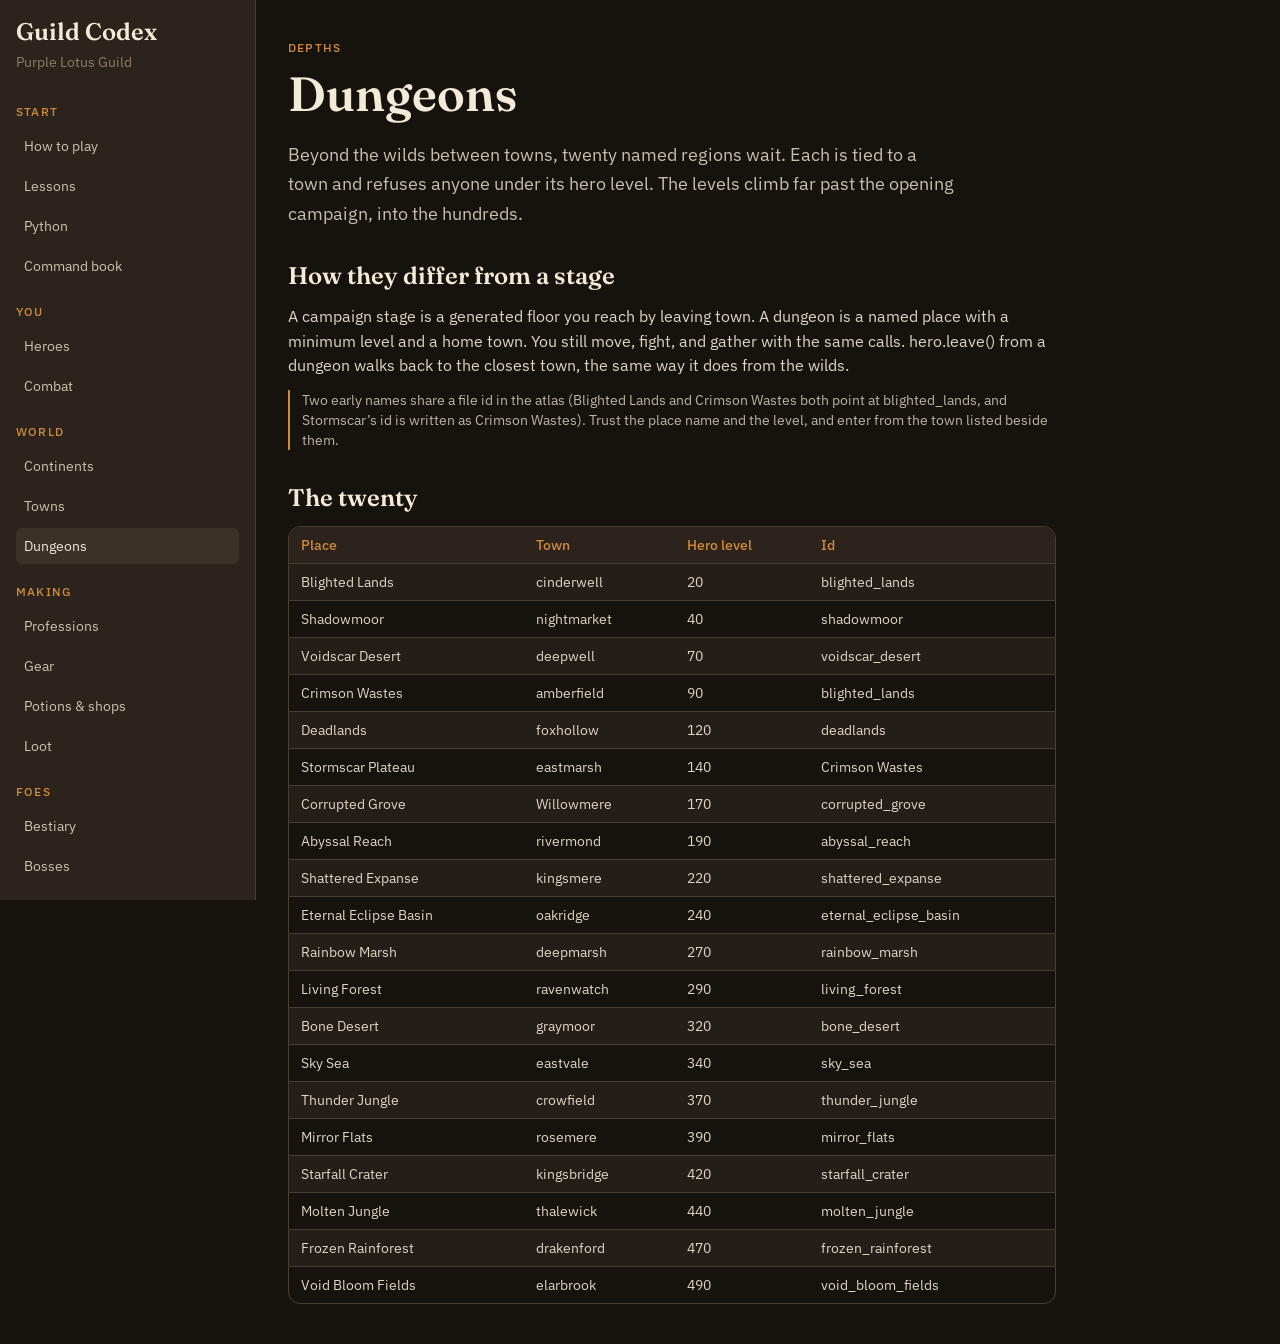
<file: dungeons/index.html>
<!DOCTYPE html><html lang="en"><head><meta name="twitter:card" content="summary_large_image"><meta property="og:title" content="Guild Codex"><meta charSet="utf-8"/><meta name="viewport" content="width=device-width, initial-scale=1"/><link rel="stylesheet" href="../assets/styles-CVr9-Vob.css" data-precedence="default"/><link rel="stylesheet" href="https://fonts.googleapis.com/css2?family=Fraunces:opsz,wght@9..144,560;9..144,680&amp;family=IBM+Plex+Mono:wght@400;500&amp;family=IBM+Plex+Sans:ital,wght@0,400;0,500;0,600;1,400&amp;display=swap" data-precedence="default"/><title>Guild Codex</title><meta name="description" content="Field guide for Purple Lotus Guild — how to play, the Python you type, heroes, continents, monsters, and bosses."/><meta name="theme-color" content="#16130f"/><link rel="icon" type="image/svg+xml" href="../favicon.svg"/><meta name="apple-mobile-web-app-title" content="Guild Codex"><meta name="apple-mobile-web-app-status-bar-style" content="black"></head><body><!--$--><div class="min-h-screen bg-ink text-paper"><div class="mx-auto flex max-w-7xl"><aside class="sticky top-0 h-screen w-64 shrink-0 overflow-y-auto border-r border-line bg-bark px-4 py-5"><a class="block font-display text-2xl font-semibold leading-none" href="../index.html">Guild Codex</a><p class="mt-2 text-sm text-muted">Purple Lotus Guild</p><nav class="mt-8 space-y-5"><div><p class="mb-2 text-xs font-medium uppercase tracking-widest text-bronze">Start</p><ul class="space-y-1"><li><a class="block rounded-md px-2 py-2 text-sm text-paper/80 hover:bg-panel/70 hover:text-paper" href="../index.html">How to play</a></li><li><a class="block rounded-md px-2 py-2 text-sm text-paper/80 hover:bg-panel/70 hover:text-paper" href="../python/index.html">Lessons</a></li><li><a class="block rounded-md px-2 py-2 text-sm text-paper/80 hover:bg-panel/70 hover:text-paper" href="../language/index.html">Python</a></li><li><a class="block rounded-md px-2 py-2 text-sm text-paper/80 hover:bg-panel/70 hover:text-paper" href="../commands/index.html">Command book</a></li></ul></div><div><p class="mb-2 text-xs font-medium uppercase tracking-widest text-bronze">You</p><ul class="space-y-1"><li><a class="block rounded-md px-2 py-2 text-sm text-paper/80 hover:bg-panel/70 hover:text-paper" href="../hero/index.html">Heroes</a></li><li><a class="block rounded-md px-2 py-2 text-sm text-paper/80 hover:bg-panel/70 hover:text-paper" href="../combat/index.html">Combat</a></li></ul></div><div><p class="mb-2 text-xs font-medium uppercase tracking-widest text-bronze">World</p><ul class="space-y-1"><li><a class="block rounded-md px-2 py-2 text-sm text-paper/80 hover:bg-panel/70 hover:text-paper" href="../world/index.html">Continents</a></li><li><a class="block rounded-md px-2 py-2 text-sm text-paper/80 hover:bg-panel/70 hover:text-paper" href="../towns/index.html">Towns</a></li><li><a class="block rounded-md px-2 py-2 text-sm bg-panel text-paper active" href="../dungeons/index.html" data-status="active" aria-current="page">Dungeons</a></li></ul></div><div><p class="mb-2 text-xs font-medium uppercase tracking-widest text-bronze">Making</p><ul class="space-y-1"><li><a class="block rounded-md px-2 py-2 text-sm text-paper/80 hover:bg-panel/70 hover:text-paper" href="../crafts/index.html">Professions</a></li><li><a class="block rounded-md px-2 py-2 text-sm text-paper/80 hover:bg-panel/70 hover:text-paper" href="../gear/index.html">Gear</a></li><li><a class="block rounded-md px-2 py-2 text-sm text-paper/80 hover:bg-panel/70 hover:text-paper" href="../goods/index.html">Potions &amp; shops</a></li><li><a class="block rounded-md px-2 py-2 text-sm text-paper/80 hover:bg-panel/70 hover:text-paper" href="../loot/index.html">Loot</a></li></ul></div><div><p class="mb-2 text-xs font-medium uppercase tracking-widest text-bronze">Foes</p><ul class="space-y-1"><li><a class="block rounded-md px-2 py-2 text-sm text-paper/80 hover:bg-panel/70 hover:text-paper" href="../bestiary/index.html">Bestiary</a></li><li><a class="block rounded-md px-2 py-2 text-sm text-paper/80 hover:bg-panel/70 hover:text-paper" href="../bosses/index.html">Bosses</a></li></ul></div></nav></aside><main class="min-w-0 flex-1 px-4 py-6 md:px-8 md:py-10"><article class="max-w-3xl"><p class="text-xs font-medium uppercase tracking-widest text-bronze">Depths</p><h1 class="mt-2 font-display text-4xl font-semibold leading-tight text-paper md:text-5xl">Dungeons</h1><p class="mt-4 max-w-2xl text-lg leading-relaxed text-paper/80">Beyond the wilds between towns, twenty named regions wait. Each is tied to a town and refuses anyone under its hero level. The levels climb far past the opening campaign, into the hundreds.</p><div class="mt-8 space-y-8"><section><h2 class="font-display text-2xl font-semibold text-paper">How they differ from a stage</h2><div class="mt-3 space-y-3 text-paper/90"><p>A campaign stage is a generated floor you reach by leaving town. A dungeon is a named place with a minimum level and a home town. You still move, fight, and gather with the same calls. hero.leave() from a dungeon walks back to the closest town, the same way it does from the wilds.</p><p class="border-l-2 border-bronze pl-3 text-sm text-paper/75">Two early names share a file id in the atlas (Blighted Lands and Crimson Wastes both point at blighted_lands, and Stormscar’s id is written as Crimson Wastes). Trust the place name and the level, and enter from the town listed beside them.</p></div></section><section><h2 class="font-display text-2xl font-semibold text-paper">The twenty</h2><div class="mt-3 space-y-3 text-paper/90"><div class="overflow-x-auto rounded-card border border-line"><table class="w-full min-w-xl border-collapse text-left text-sm"><thead class="bg-bark text-bronze"><tr><th class="px-3 py-2 font-medium">Place</th><th class="px-3 py-2 font-medium">Town</th><th class="px-3 py-2 font-medium">Hero level</th><th class="px-3 py-2 font-medium">Id</th></tr></thead><tbody><tr class="border-t border-line odd:bg-panel/40"><td class="px-3 py-2 align-top text-paper/90">Blighted Lands</td><td class="px-3 py-2 align-top text-paper/90">cinderwell</td><td class="px-3 py-2 align-top text-paper/90">20</td><td class="px-3 py-2 align-top text-paper/90">blighted_lands</td></tr><tr class="border-t border-line odd:bg-panel/40"><td class="px-3 py-2 align-top text-paper/90">Shadowmoor</td><td class="px-3 py-2 align-top text-paper/90">nightmarket</td><td class="px-3 py-2 align-top text-paper/90">40</td><td class="px-3 py-2 align-top text-paper/90">shadowmoor</td></tr><tr class="border-t border-line odd:bg-panel/40"><td class="px-3 py-2 align-top text-paper/90">Voidscar Desert</td><td class="px-3 py-2 align-top text-paper/90">deepwell</td><td class="px-3 py-2 align-top text-paper/90">70</td><td class="px-3 py-2 align-top text-paper/90">voidscar_desert</td></tr><tr class="border-t border-line odd:bg-panel/40"><td class="px-3 py-2 align-top text-paper/90">Crimson Wastes</td><td class="px-3 py-2 align-top text-paper/90">amberfield</td><td class="px-3 py-2 align-top text-paper/90">90</td><td class="px-3 py-2 align-top text-paper/90">blighted_lands</td></tr><tr class="border-t border-line odd:bg-panel/40"><td class="px-3 py-2 align-top text-paper/90">Deadlands</td><td class="px-3 py-2 align-top text-paper/90">foxhollow</td><td class="px-3 py-2 align-top text-paper/90">120</td><td class="px-3 py-2 align-top text-paper/90">deadlands</td></tr><tr class="border-t border-line odd:bg-panel/40"><td class="px-3 py-2 align-top text-paper/90">Stormscar Plateau</td><td class="px-3 py-2 align-top text-paper/90">eastmarsh</td><td class="px-3 py-2 align-top text-paper/90">140</td><td class="px-3 py-2 align-top text-paper/90">Crimson Wastes</td></tr><tr class="border-t border-line odd:bg-panel/40"><td class="px-3 py-2 align-top text-paper/90">Corrupted Grove</td><td class="px-3 py-2 align-top text-paper/90">Willowmere</td><td class="px-3 py-2 align-top text-paper/90">170</td><td class="px-3 py-2 align-top text-paper/90">corrupted_grove</td></tr><tr class="border-t border-line odd:bg-panel/40"><td class="px-3 py-2 align-top text-paper/90">Abyssal Reach</td><td class="px-3 py-2 align-top text-paper/90">rivermond</td><td class="px-3 py-2 align-top text-paper/90">190</td><td class="px-3 py-2 align-top text-paper/90">abyssal_reach</td></tr><tr class="border-t border-line odd:bg-panel/40"><td class="px-3 py-2 align-top text-paper/90">Shattered Expanse</td><td class="px-3 py-2 align-top text-paper/90">kingsmere</td><td class="px-3 py-2 align-top text-paper/90">220</td><td class="px-3 py-2 align-top text-paper/90">shattered_expanse</td></tr><tr class="border-t border-line odd:bg-panel/40"><td class="px-3 py-2 align-top text-paper/90">Eternal Eclipse Basin</td><td class="px-3 py-2 align-top text-paper/90">oakridge</td><td class="px-3 py-2 align-top text-paper/90">240</td><td class="px-3 py-2 align-top text-paper/90">eternal_eclipse_basin</td></tr><tr class="border-t border-line odd:bg-panel/40"><td class="px-3 py-2 align-top text-paper/90">Rainbow Marsh</td><td class="px-3 py-2 align-top text-paper/90">deepmarsh</td><td class="px-3 py-2 align-top text-paper/90">270</td><td class="px-3 py-2 align-top text-paper/90">rainbow_marsh</td></tr><tr class="border-t border-line odd:bg-panel/40"><td class="px-3 py-2 align-top text-paper/90">Living Forest</td><td class="px-3 py-2 align-top text-paper/90">ravenwatch</td><td class="px-3 py-2 align-top text-paper/90">290</td><td class="px-3 py-2 align-top text-paper/90">living_forest</td></tr><tr class="border-t border-line odd:bg-panel/40"><td class="px-3 py-2 align-top text-paper/90">Bone Desert</td><td class="px-3 py-2 align-top text-paper/90">graymoor</td><td class="px-3 py-2 align-top text-paper/90">320</td><td class="px-3 py-2 align-top text-paper/90">bone_desert</td></tr><tr class="border-t border-line odd:bg-panel/40"><td class="px-3 py-2 align-top text-paper/90">Sky Sea</td><td class="px-3 py-2 align-top text-paper/90">eastvale</td><td class="px-3 py-2 align-top text-paper/90">340</td><td class="px-3 py-2 align-top text-paper/90">sky_sea</td></tr><tr class="border-t border-line odd:bg-panel/40"><td class="px-3 py-2 align-top text-paper/90">Thunder Jungle</td><td class="px-3 py-2 align-top text-paper/90">crowfield</td><td class="px-3 py-2 align-top text-paper/90">370</td><td class="px-3 py-2 align-top text-paper/90">thunder_jungle</td></tr><tr class="border-t border-line odd:bg-panel/40"><td class="px-3 py-2 align-top text-paper/90">Mirror Flats</td><td class="px-3 py-2 align-top text-paper/90">rosemere</td><td class="px-3 py-2 align-top text-paper/90">390</td><td class="px-3 py-2 align-top text-paper/90">mirror_flats</td></tr><tr class="border-t border-line odd:bg-panel/40"><td class="px-3 py-2 align-top text-paper/90">Starfall Crater</td><td class="px-3 py-2 align-top text-paper/90">kingsbridge</td><td class="px-3 py-2 align-top text-paper/90">420</td><td class="px-3 py-2 align-top text-paper/90">starfall_crater</td></tr><tr class="border-t border-line odd:bg-panel/40"><td class="px-3 py-2 align-top text-paper/90">Molten Jungle</td><td class="px-3 py-2 align-top text-paper/90">thalewick</td><td class="px-3 py-2 align-top text-paper/90">440</td><td class="px-3 py-2 align-top text-paper/90">molten_jungle</td></tr><tr class="border-t border-line odd:bg-panel/40"><td class="px-3 py-2 align-top text-paper/90">Frozen Rainforest</td><td class="px-3 py-2 align-top text-paper/90">drakenford</td><td class="px-3 py-2 align-top text-paper/90">470</td><td class="px-3 py-2 align-top text-paper/90">frozen_rainforest</td></tr><tr class="border-t border-line odd:bg-panel/40"><td class="px-3 py-2 align-top text-paper/90">Void Bloom Fields</td><td class="px-3 py-2 align-top text-paper/90">elarbrook</td><td class="px-3 py-2 align-top text-paper/90">490</td><td class="px-3 py-2 align-top text-paper/90">void_bloom_fields</td></tr></tbody></table></div></div></section></div></article></main></div></div><!--/$--></body></html>
</file>
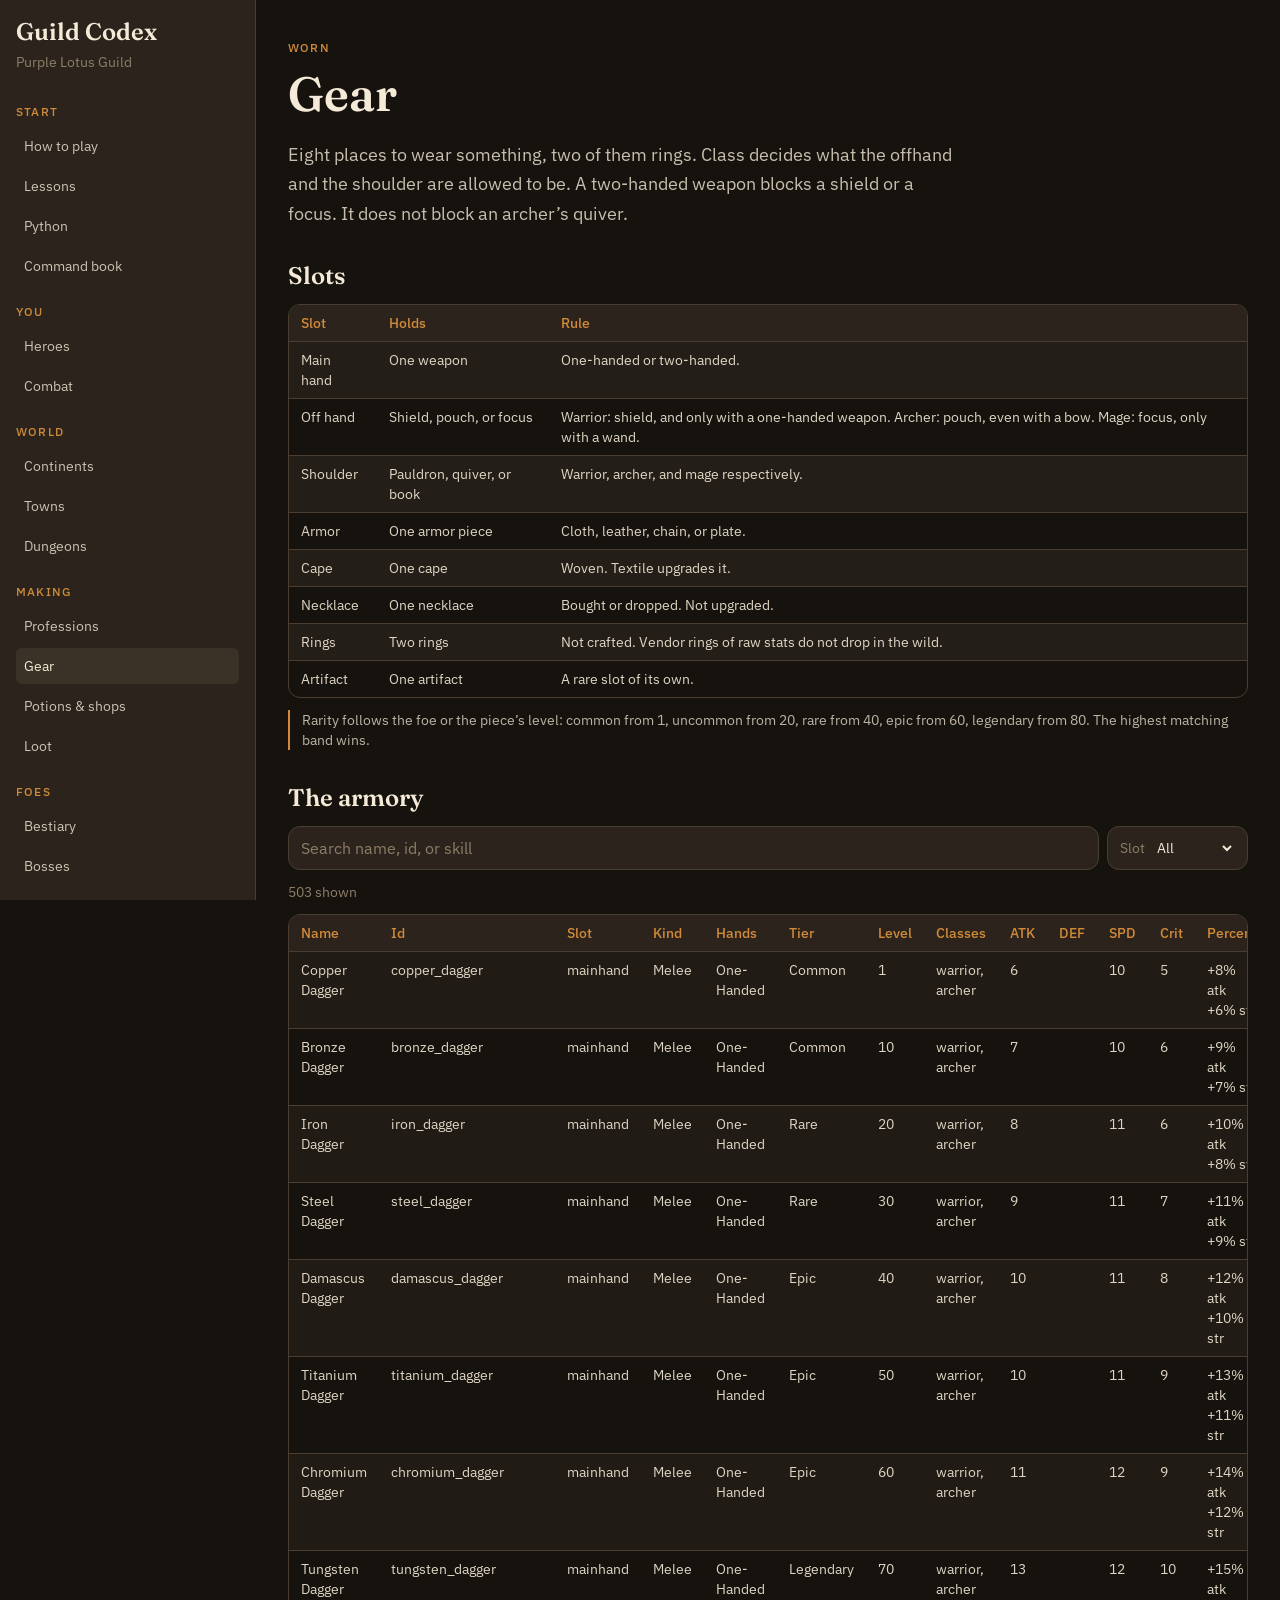
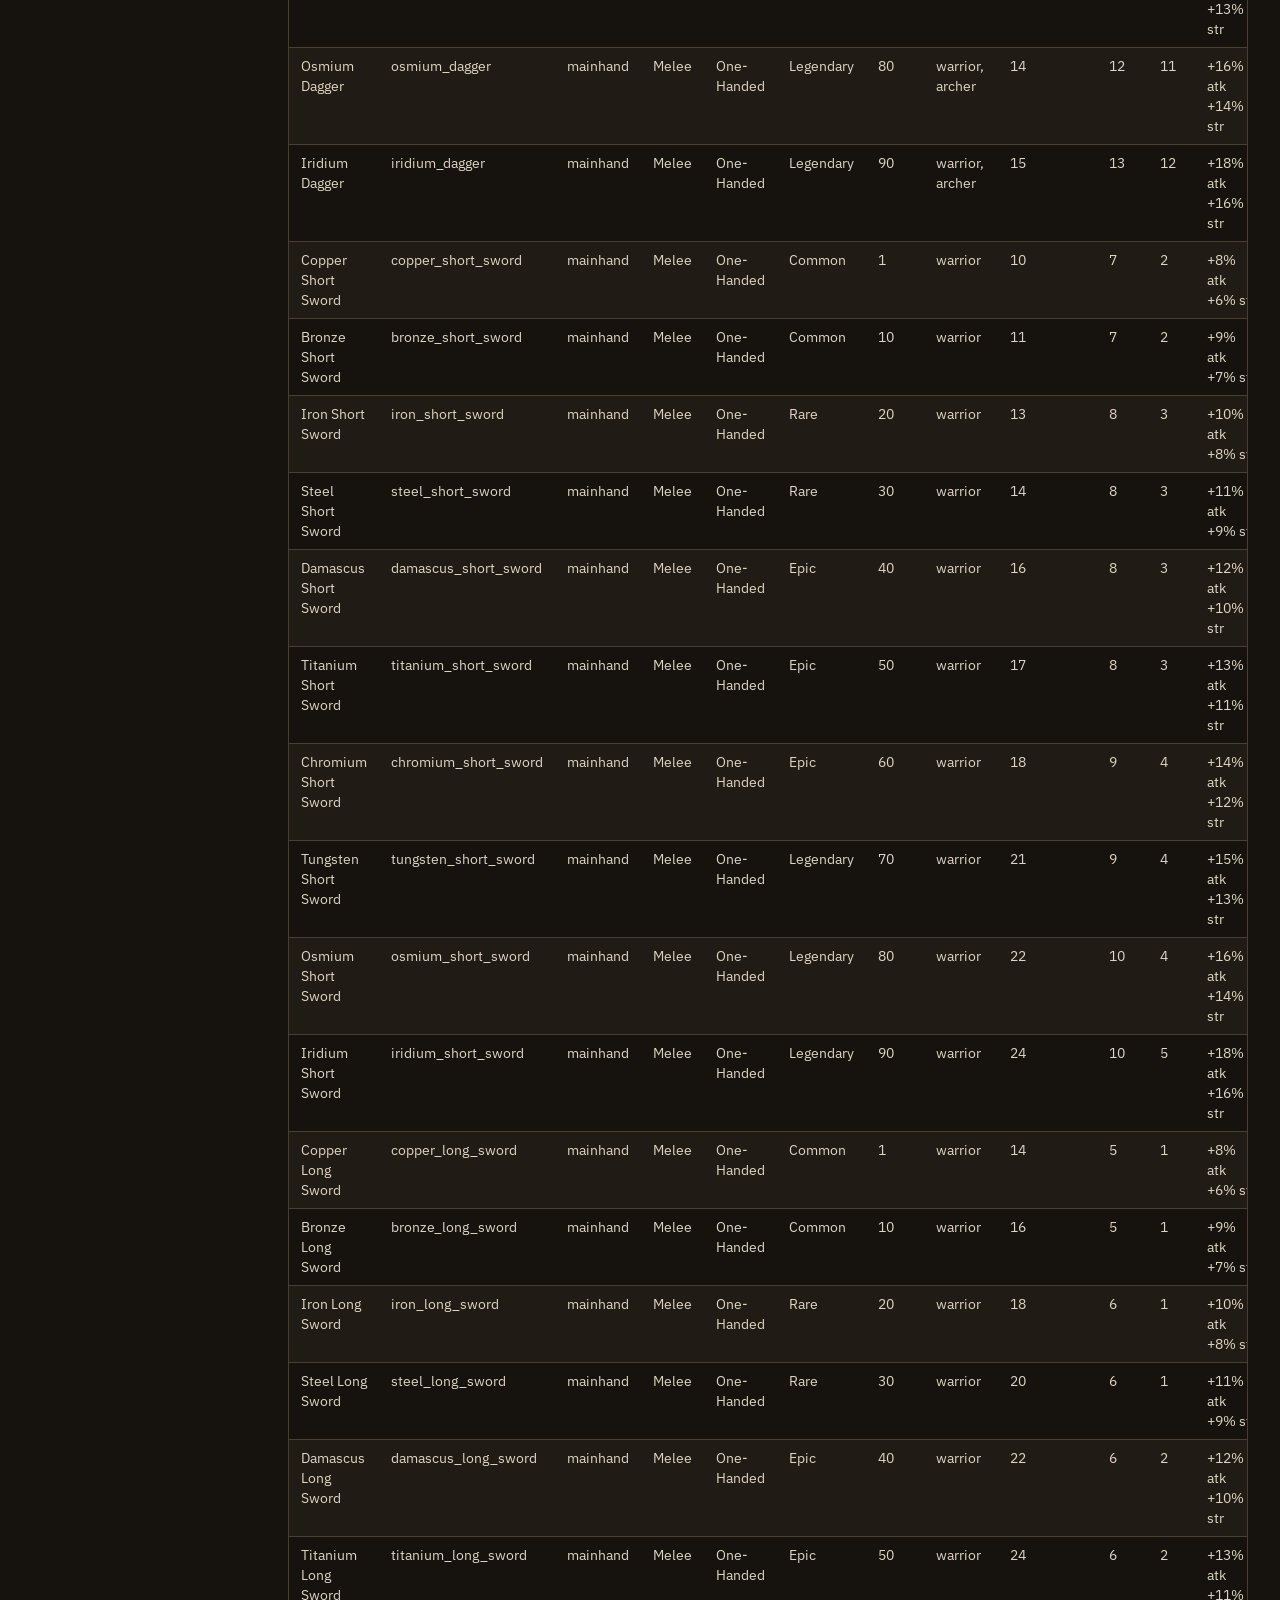
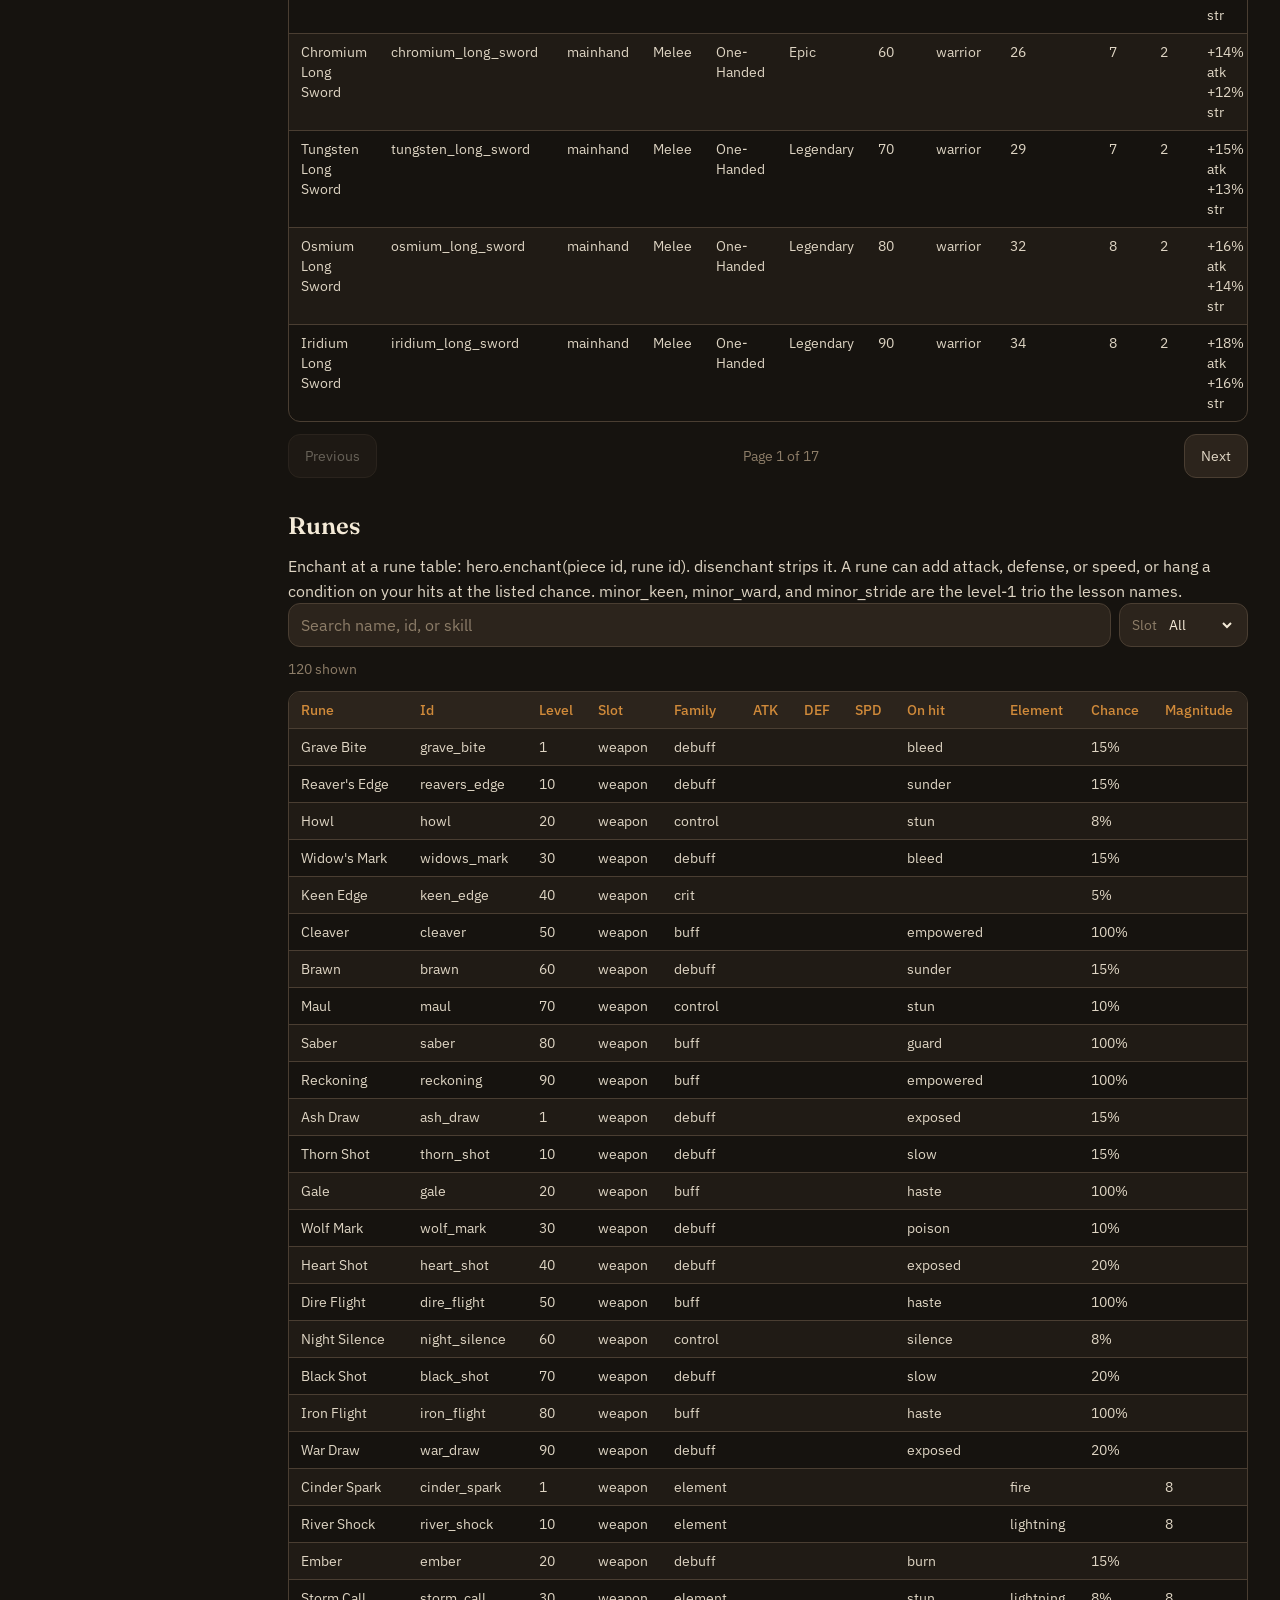
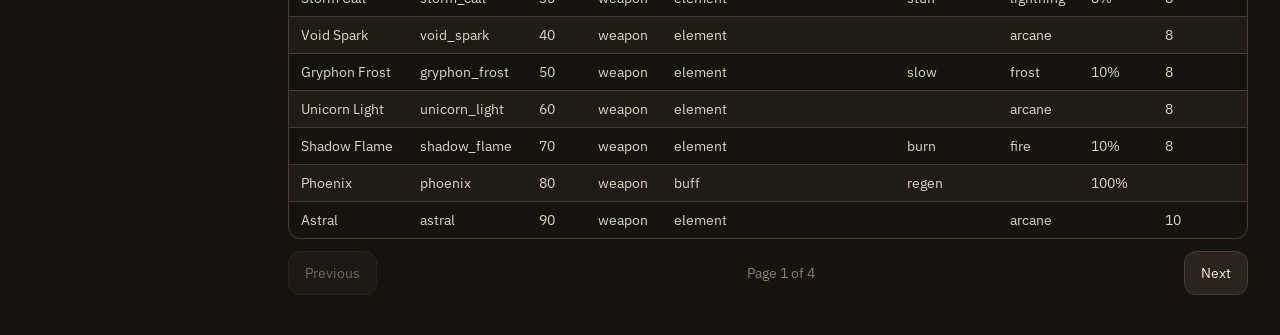
<file: gear/index.html>
<!DOCTYPE html><html lang="en"><head><meta name="twitter:card" content="summary_large_image"><meta property="og:title" content="Guild Codex"><meta charSet="utf-8"/><meta name="viewport" content="width=device-width, initial-scale=1"/><link rel="stylesheet" href="../assets/styles-CVr9-Vob.css" data-precedence="default"/><link rel="stylesheet" href="https://fonts.googleapis.com/css2?family=Fraunces:opsz,wght@9..144,560;9..144,680&amp;family=IBM+Plex+Mono:wght@400;500&amp;family=IBM+Plex+Sans:ital,wght@0,400;0,500;0,600;1,400&amp;display=swap" data-precedence="default"/><title>Guild Codex</title><meta name="description" content="Field guide for Purple Lotus Guild — how to play, the Python you type, heroes, continents, monsters, and bosses."/><meta name="theme-color" content="#16130f"/><link rel="icon" type="image/svg+xml" href="../favicon.svg"/><meta name="apple-mobile-web-app-title" content="Guild Codex"><meta name="apple-mobile-web-app-status-bar-style" content="black"></head><body><!--$--><div class="min-h-screen bg-ink text-paper"><div class="mx-auto flex max-w-7xl"><aside class="sticky top-0 h-screen w-64 shrink-0 overflow-y-auto border-r border-line bg-bark px-4 py-5"><a class="block font-display text-2xl font-semibold leading-none" href="../index.html">Guild Codex</a><p class="mt-2 text-sm text-muted">Purple Lotus Guild</p><nav class="mt-8 space-y-5"><div><p class="mb-2 text-xs font-medium uppercase tracking-widest text-bronze">Start</p><ul class="space-y-1"><li><a class="block rounded-md px-2 py-2 text-sm text-paper/80 hover:bg-panel/70 hover:text-paper" href="../index.html">How to play</a></li><li><a class="block rounded-md px-2 py-2 text-sm text-paper/80 hover:bg-panel/70 hover:text-paper" href="../python/index.html">Lessons</a></li><li><a class="block rounded-md px-2 py-2 text-sm text-paper/80 hover:bg-panel/70 hover:text-paper" href="../language/index.html">Python</a></li><li><a class="block rounded-md px-2 py-2 text-sm text-paper/80 hover:bg-panel/70 hover:text-paper" href="../commands/index.html">Command book</a></li></ul></div><div><p class="mb-2 text-xs font-medium uppercase tracking-widest text-bronze">You</p><ul class="space-y-1"><li><a class="block rounded-md px-2 py-2 text-sm text-paper/80 hover:bg-panel/70 hover:text-paper" href="../hero/index.html">Heroes</a></li><li><a class="block rounded-md px-2 py-2 text-sm text-paper/80 hover:bg-panel/70 hover:text-paper" href="../combat/index.html">Combat</a></li></ul></div><div><p class="mb-2 text-xs font-medium uppercase tracking-widest text-bronze">World</p><ul class="space-y-1"><li><a class="block rounded-md px-2 py-2 text-sm text-paper/80 hover:bg-panel/70 hover:text-paper" href="../world/index.html">Continents</a></li><li><a class="block rounded-md px-2 py-2 text-sm text-paper/80 hover:bg-panel/70 hover:text-paper" href="../towns/index.html">Towns</a></li><li><a class="block rounded-md px-2 py-2 text-sm text-paper/80 hover:bg-panel/70 hover:text-paper" href="../dungeons/index.html">Dungeons</a></li></ul></div><div><p class="mb-2 text-xs font-medium uppercase tracking-widest text-bronze">Making</p><ul class="space-y-1"><li><a class="block rounded-md px-2 py-2 text-sm text-paper/80 hover:bg-panel/70 hover:text-paper" href="../crafts/index.html">Professions</a></li><li><a class="block rounded-md px-2 py-2 text-sm bg-panel text-paper active" href="../gear/index.html" data-status="active" aria-current="page">Gear</a></li><li><a class="block rounded-md px-2 py-2 text-sm text-paper/80 hover:bg-panel/70 hover:text-paper" href="../goods/index.html">Potions &amp; shops</a></li><li><a class="block rounded-md px-2 py-2 text-sm text-paper/80 hover:bg-panel/70 hover:text-paper" href="../loot/index.html">Loot</a></li></ul></div><div><p class="mb-2 text-xs font-medium uppercase tracking-widest text-bronze">Foes</p><ul class="space-y-1"><li><a class="block rounded-md px-2 py-2 text-sm text-paper/80 hover:bg-panel/70 hover:text-paper" href="../bestiary/index.html">Bestiary</a></li><li><a class="block rounded-md px-2 py-2 text-sm text-paper/80 hover:bg-panel/70 hover:text-paper" href="../bosses/index.html">Bosses</a></li></ul></div></nav></aside><main class="min-w-0 flex-1 px-4 py-6 md:px-8 md:py-10"><article class="max-w-6xl"><p class="text-xs font-medium uppercase tracking-widest text-bronze">Worn</p><h1 class="mt-2 font-display text-4xl font-semibold leading-tight text-paper md:text-5xl">Gear</h1><p class="mt-4 max-w-2xl text-lg leading-relaxed text-paper/80">Eight places to wear something, two of them rings. Class decides what the offhand and the shoulder are allowed to be. A two-handed weapon blocks a shield or a focus. It does not block an archer’s quiver.</p><div class="mt-8 space-y-8"><section><h2 class="font-display text-2xl font-semibold text-paper">Slots</h2><div class="mt-3 space-y-3 text-paper/90"><div class="overflow-x-auto rounded-card border border-line"><table class="w-full min-w-xl border-collapse text-left text-sm"><thead class="bg-bark text-bronze"><tr><th class="px-3 py-2 font-medium">Slot</th><th class="px-3 py-2 font-medium">Holds</th><th class="px-3 py-2 font-medium">Rule</th></tr></thead><tbody><tr class="border-t border-line odd:bg-panel/40"><td class="px-3 py-2 align-top text-paper/90">Main hand</td><td class="px-3 py-2 align-top text-paper/90">One weapon</td><td class="px-3 py-2 align-top text-paper/90">One-handed or two-handed.</td></tr><tr class="border-t border-line odd:bg-panel/40"><td class="px-3 py-2 align-top text-paper/90">Off hand</td><td class="px-3 py-2 align-top text-paper/90">Shield, pouch, or focus</td><td class="px-3 py-2 align-top text-paper/90">Warrior: shield, and only with a one-handed weapon. Archer: pouch, even with a bow. Mage: focus, only with a wand.</td></tr><tr class="border-t border-line odd:bg-panel/40"><td class="px-3 py-2 align-top text-paper/90">Shoulder</td><td class="px-3 py-2 align-top text-paper/90">Pauldron, quiver, or book</td><td class="px-3 py-2 align-top text-paper/90">Warrior, archer, and mage respectively.</td></tr><tr class="border-t border-line odd:bg-panel/40"><td class="px-3 py-2 align-top text-paper/90">Armor</td><td class="px-3 py-2 align-top text-paper/90">One armor piece</td><td class="px-3 py-2 align-top text-paper/90">Cloth, leather, chain, or plate.</td></tr><tr class="border-t border-line odd:bg-panel/40"><td class="px-3 py-2 align-top text-paper/90">Cape</td><td class="px-3 py-2 align-top text-paper/90">One cape</td><td class="px-3 py-2 align-top text-paper/90">Woven. Textile upgrades it.</td></tr><tr class="border-t border-line odd:bg-panel/40"><td class="px-3 py-2 align-top text-paper/90">Necklace</td><td class="px-3 py-2 align-top text-paper/90">One necklace</td><td class="px-3 py-2 align-top text-paper/90">Bought or dropped. Not upgraded.</td></tr><tr class="border-t border-line odd:bg-panel/40"><td class="px-3 py-2 align-top text-paper/90">Rings</td><td class="px-3 py-2 align-top text-paper/90">Two rings</td><td class="px-3 py-2 align-top text-paper/90">Not crafted. Vendor rings of raw stats do not drop in the wild.</td></tr><tr class="border-t border-line odd:bg-panel/40"><td class="px-3 py-2 align-top text-paper/90">Artifact</td><td class="px-3 py-2 align-top text-paper/90">One artifact</td><td class="px-3 py-2 align-top text-paper/90">A rare slot of its own.</td></tr></tbody></table></div><p class="border-l-2 border-bronze pl-3 text-sm text-paper/75">Rarity follows the foe or the piece’s level: common from 1, uncommon from 20, rare from 40, epic from 60, legendary from 80. The highest matching band wins.</p></div></section><section><h2 class="font-display text-2xl font-semibold text-paper">The armory</h2><div class="mt-3 space-y-3 text-paper/90"><script type="application/json" id="armory-rows">[{"name":"Copper Dagger","id":"copper_dagger","slot":"mainhand","tier":"Common","lvl":1,"value":10,"hands":"One-Handed","kind":"Melee","classes":"warrior, archer","atk":6,"def":"","spd":10,"crit":5,"pct":"+8% atk +6% str"},{"name":"Bronze Dagger","id":"bronze_dagger","slot":"mainhand","tier":"Common","lvl":10,"value":16,"hands":"One-Handed","kind":"Melee","classes":"warrior, archer","atk":7,"def":"","spd":10,"crit":6,"pct":"+9% atk +7% str"},{"name":"Iron Dagger","id":"iron_dagger","slot":"mainhand","tier":"Rare","lvl":20,"value":27,"hands":"One-Handed","kind":"Melee","classes":"warrior, archer","atk":8,"def":"","spd":11,"crit":6,"pct":"+10% atk +8% str"},{"name":"Steel Dagger","id":"steel_dagger","slot":"mainhand","tier":"Rare","lvl":30,"value":42,"hands":"One-Handed","kind":"Melee","classes":"warrior, archer","atk":9,"def":"","spd":11,"crit":7,"pct":"+11% atk +9% str"},{"name":"Damascus Dagger","id":"damascus_dagger","slot":"mainhand","tier":"Epic","lvl":40,"value":84,"hands":"One-Handed","kind":"Melee","classes":"warrior, archer","atk":10,"def":"","spd":11,"crit":8,"pct":"+12% atk +10% str"},{"name":"Titanium Dagger","id":"titanium_dagger","slot":"mainhand","tier":"Epic","lvl":50,"value":108,"hands":"One-Handed","kind":"Melee","classes":"warrior, archer","atk":10,"def":"","spd":11,"crit":9,"pct":"+13% atk +11% str"},{"name":"Chromium Dagger","id":"chromium_dagger","slot":"mainhand","tier":"Epic","lvl":60,"value":132,"hands":"One-Handed","kind":"Melee","classes":"warrior, archer","atk":11,"def":"","spd":12,"crit":9,"pct":"+14% atk +12% str"},{"name":"Tungsten Dagger","id":"tungsten_dagger","slot":"mainhand","tier":"Legendary","lvl":70,"value":240,"hands":"One-Handed","kind":"Melee","classes":"warrior, archer","atk":13,"def":"","spd":12,"crit":10,"pct":"+15% atk +13% str"},{"name":"Osmium Dagger","id":"osmium_dagger","slot":"mainhand","tier":"Legendary","lvl":80,"value":312,"hands":"One-Handed","kind":"Melee","classes":"warrior, archer","atk":14,"def":"","spd":12,"crit":11,"pct":"+16% atk +14% str"},{"name":"Iridium Dagger","id":"iridium_dagger","slot":"mainhand","tier":"Legendary","lvl":90,"value":420,"hands":"One-Handed","kind":"Melee","classes":"warrior, archer","atk":15,"def":"","spd":13,"crit":12,"pct":"+18% atk +16% str"},{"name":"Copper Short Sword","id":"copper_short_sword","slot":"mainhand","tier":"Common","lvl":1,"value":18,"hands":"One-Handed","kind":"Melee","classes":"warrior","atk":10,"def":"","spd":7,"crit":2,"pct":"+8% atk +6% str"},{"name":"Bronze Short Sword","id":"bronze_short_sword","slot":"mainhand","tier":"Common","lvl":10,"value":28,"hands":"One-Handed","kind":"Melee","classes":"warrior","atk":11,"def":"","spd":7,"crit":2,"pct":"+9% atk +7% str"},{"name":"Iron Short Sword","id":"iron_short_sword","slot":"mainhand","tier":"Rare","lvl":20,"value":45,"hands":"One-Handed","kind":"Melee","classes":"warrior","atk":13,"def":"","spd":8,"crit":3,"pct":"+10% atk +8% str"},{"name":"Steel Short Sword","id":"steel_short_sword","slot":"mainhand","tier":"Rare","lvl":30,"value":70,"hands":"One-Handed","kind":"Melee","classes":"warrior","atk":14,"def":"","spd":8,"crit":3,"pct":"+11% atk +9% str"},{"name":"Damascus Short Sword","id":"damascus_short_sword","slot":"mainhand","tier":"Epic","lvl":40,"value":140,"hands":"One-Handed","kind":"Melee","classes":"warrior","atk":16,"def":"","spd":8,"crit":3,"pct":"+12% atk +10% str"},{"name":"Titanium Short Sword","id":"titanium_short_sword","slot":"mainhand","tier":"Epic","lvl":50,"value":180,"hands":"One-Handed","kind":"Melee","classes":"warrior","atk":17,"def":"","spd":8,"crit":3,"pct":"+13% atk +11% str"},{"name":"Chromium Short Sword","id":"chromium_short_sword","slot":"mainhand","tier":"Epic","lvl":60,"value":220,"hands":"One-Handed","kind":"Melee","classes":"warrior","atk":18,"def":"","spd":9,"crit":4,"pct":"+14% atk +12% str"},{"name":"Tungsten Short Sword","id":"tungsten_short_sword","slot":"mainhand","tier":"Legendary","lvl":70,"value":400,"hands":"One-Handed","kind":"Melee","classes":"warrior","atk":21,"def":"","spd":9,"crit":4,"pct":"+15% atk +13% str"},{"name":"Osmium Short Sword","id":"osmium_short_sword","slot":"mainhand","tier":"Legendary","lvl":80,"value":520,"hands":"One-Handed","kind":"Melee","classes":"warrior","atk":22,"def":"","spd":10,"crit":4,"pct":"+16% atk +14% str"},{"name":"Iridium Short Sword","id":"iridium_short_sword","slot":"mainhand","tier":"Legendary","lvl":90,"value":700,"hands":"One-Handed","kind":"Melee","classes":"warrior","atk":24,"def":"","spd":10,"crit":5,"pct":"+18% atk +16% str"},{"name":"Copper Long Sword","id":"copper_long_sword","slot":"mainhand","tier":"Common","lvl":1,"value":25,"hands":"One-Handed","kind":"Melee","classes":"warrior","atk":14,"def":"","spd":5,"crit":1,"pct":"+8% atk +6% str"},{"name":"Bronze Long Sword","id":"bronze_long_sword","slot":"mainhand","tier":"Common","lvl":10,"value":39,"hands":"One-Handed","kind":"Melee","classes":"warrior","atk":16,"def":"","spd":5,"crit":1,"pct":"+9% atk +7% str"},{"name":"Iron Long Sword","id":"iron_long_sword","slot":"mainhand","tier":"Rare","lvl":20,"value":62,"hands":"One-Handed","kind":"Melee","classes":"warrior","atk":18,"def":"","spd":6,"crit":1,"pct":"+10% atk +8% str"},{"name":"Steel Long Sword","id":"steel_long_sword","slot":"mainhand","tier":"Rare","lvl":30,"value":98,"hands":"One-Handed","kind":"Melee","classes":"warrior","atk":20,"def":"","spd":6,"crit":1,"pct":"+11% atk +9% str"},{"name":"Damascus Long Sword","id":"damascus_long_sword","slot":"mainhand","tier":"Epic","lvl":40,"value":196,"hands":"One-Handed","kind":"Melee","classes":"warrior","atk":22,"def":"","spd":6,"crit":2,"pct":"+12% atk +10% str"},{"name":"Titanium Long Sword","id":"titanium_long_sword","slot":"mainhand","tier":"Epic","lvl":50,"value":251,"hands":"One-Handed","kind":"Melee","classes":"warrior","atk":24,"def":"","spd":6,"crit":2,"pct":"+13% atk +11% str"},{"name":"Chromium Long Sword","id":"chromium_long_sword","slot":"mainhand","tier":"Epic","lvl":60,"value":308,"hands":"One-Handed","kind":"Melee","classes":"warrior","atk":26,"def":"","spd":7,"crit":2,"pct":"+14% atk +12% str"},{"name":"Tungsten Long Sword","id":"tungsten_long_sword","slot":"mainhand","tier":"Legendary","lvl":70,"value":560,"hands":"One-Handed","kind":"Melee","classes":"warrior","atk":29,"def":"","spd":7,"crit":2,"pct":"+15% atk +13% str"},{"name":"Osmium Long Sword","id":"osmium_long_sword","slot":"mainhand","tier":"Legendary","lvl":80,"value":728,"hands":"One-Handed","kind":"Melee","classes":"warrior","atk":32,"def":"","spd":8,"crit":2,"pct":"+16% atk +14% str"},{"name":"Iridium Long Sword","id":"iridium_long_sword","slot":"mainhand","tier":"Legendary","lvl":90,"value":979,"hands":"One-Handed","kind":"Melee","classes":"warrior","atk":34,"def":"","spd":8,"crit":2,"pct":"+18% atk +16% str"},{"name":"Copper Great Sword","id":"copper_great_sword","slot":"mainhand","tier":"Common","lvl":1,"value":43,"hands":"Two-Handed","kind":"Melee","classes":"warrior","atk":20,"def":"","spd":2,"crit":3,"pct":"+8% atk +6% str"},{"name":"Bronze Great Sword","id":"bronze_great_sword","slot":"mainhand","tier":"Common","lvl":10,"value":67,"hands":"Two-Handed","kind":"Melee","classes":"warrior","atk":22,"def":"","spd":2,"crit":3,"pct":"+9% atk +7% str"},{"name":"Iron Great Sword","id":"iron_great_sword","slot":"mainhand","tier":"Rare","lvl":20,"value":108,"hands":"Two-Handed","kind":"Melee","classes":"warrior","atk":26,"def":"","spd":3,"crit":4,"pct":"+10% atk +8% str"},{"name":"Steel Great Sword","id":"steel_great_sword","slot":"mainhand","tier":"Rare","lvl":30,"value":168,"hands":"Two-Handed","kind":"Melee","classes":"warrior","atk":28,"def":"","spd":3,"crit":4,"pct":"+11% atk +9% str"},{"name":"Damascus Great Sword","id":"damascus_great_sword","slot":"mainhand","tier":"Epic","lvl":40,"value":336,"hands":"Two-Handed","kind":"Melee","classes":"warrior","atk":32,"def":"","spd":3,"crit":5,"pct":"+12% atk +10% str"},{"name":"Titanium Great Sword","id":"titanium_great_sword","slot":"mainhand","tier":"Epic","lvl":50,"value":432,"hands":"Two-Handed","kind":"Melee","classes":"warrior","atk":34,"def":"","spd":3,"crit":5,"pct":"+13% atk +11% str"},{"name":"Chromium Great Sword","id":"chromium_great_sword","slot":"mainhand","tier":"Epic","lvl":60,"value":528,"hands":"Two-Handed","kind":"Melee","classes":"warrior","atk":37,"def":"","spd":4,"crit":6,"pct":"+14% atk +12% str"},{"name":"Tungsten Great Sword","id":"tungsten_great_sword","slot":"mainhand","tier":"Legendary","lvl":70,"value":960,"hands":"Two-Handed","kind":"Melee","classes":"warrior","atk":42,"def":"","spd":4,"crit":6,"pct":"+15% atk +13% str"},{"name":"Osmium Great Sword","id":"osmium_great_sword","slot":"mainhand","tier":"Legendary","lvl":80,"value":1248,"hands":"Two-Handed","kind":"Melee","classes":"warrior","atk":45,"def":"","spd":4,"crit":7,"pct":"+16% atk +14% str"},{"name":"Iridium Great Sword","id":"iridium_great_sword","slot":"mainhand","tier":"Legendary","lvl":90,"value":1680,"hands":"Two-Handed","kind":"Melee","classes":"warrior","atk":49,"def":"","spd":5,"crit":7,"pct":"+18% atk +16% str"},{"name":"Copper Club","id":"copper_club","slot":"mainhand","tier":"Common","lvl":1,"value":19,"hands":"One-Handed","kind":"Melee","classes":"warrior","atk":11,"def":"","spd":4,"crit":0,"pct":"+8% atk +6% str"},{"name":"Bronze Club","id":"bronze_club","slot":"mainhand","tier":"Common","lvl":10,"value":30,"hands":"One-Handed","kind":"Melee","classes":"warrior","atk":12,"def":"","spd":4,"crit":0,"pct":"+9% atk +7% str"},{"name":"Iron Club","id":"iron_club","slot":"mainhand","tier":"Rare","lvl":20,"value":49,"hands":"One-Handed","kind":"Melee","classes":"warrior","atk":14,"def":"","spd":5,"crit":0,"pct":"+10% atk +8% str"},{"name":"Steel Club","id":"steel_club","slot":"mainhand","tier":"Rare","lvl":30,"value":77,"hands":"One-Handed","kind":"Melee","classes":"warrior","atk":16,"def":"","spd":5,"crit":0,"pct":"+11% atk +9% str"},{"name":"Damascus Club","id":"damascus_club","slot":"mainhand","tier":"Epic","lvl":40,"value":154,"hands":"One-Handed","kind":"Melee","classes":"warrior","atk":18,"def":"","spd":5,"crit":0,"pct":"+12% atk +10% str"},{"name":"Titanium Club","id":"titanium_club","slot":"mainhand","tier":"Epic","lvl":50,"value":198,"hands":"One-Handed","kind":"Melee","classes":"warrior","atk":19,"def":"","spd":5,"crit":0,"pct":"+13% atk +11% str"},{"name":"Chromium Club","id":"chromium_club","slot":"mainhand","tier":"Epic","lvl":60,"value":242,"hands":"One-Handed","kind":"Melee","classes":"warrior","atk":20,"def":"","spd":6,"crit":0,"pct":"+14% atk +12% str"},{"name":"Tungsten Club","id":"tungsten_club","slot":"mainhand","tier":"Legendary","lvl":70,"value":440,"hands":"One-Handed","kind":"Melee","classes":"warrior","atk":23,"def":"","spd":6,"crit":0,"pct":"+15% atk +13% str"},{"name":"Osmium Club","id":"osmium_club","slot":"mainhand","tier":"Legendary","lvl":80,"value":572,"hands":"One-Handed","kind":"Melee","classes":"warrior","atk":25,"def":"","spd":6,"crit":0,"pct":"+16% atk +14% str"},{"name":"Iridium Club","id":"iridium_club","slot":"mainhand","tier":"Legendary","lvl":90,"value":770,"hands":"One-Handed","kind":"Melee","classes":"warrior","atk":27,"def":"","spd":7,"crit":0,"pct":"+18% atk +16% str"},{"name":"Copper Mace","id":"copper_mace","slot":"mainhand","tier":"Common","lvl":1,"value":27,"hands":"One-Handed","kind":"Melee","classes":"warrior","atk":15,"def":"","spd":3,"crit":1,"pct":"+8% atk +6% str"},{"name":"Bronze Mace","id":"bronze_mace","slot":"mainhand","tier":"Common","lvl":10,"value":42,"hands":"One-Handed","kind":"Melee","classes":"warrior","atk":17,"def":"","spd":3,"crit":1,"pct":"+9% atk +7% str"},{"name":"Iron Mace","id":"iron_mace","slot":"mainhand","tier":"Rare","lvl":20,"value":67,"hands":"One-Handed","kind":"Melee","classes":"warrior","atk":19,"def":"","spd":4,"crit":1,"pct":"+10% atk +8% str"},{"name":"Steel Mace","id":"steel_mace","slot":"mainhand","tier":"Rare","lvl":30,"value":105,"hands":"One-Handed","kind":"Melee","classes":"warrior","atk":21,"def":"","spd":4,"crit":1,"pct":"+11% atk +9% str"},{"name":"Damascus Mace","id":"damascus_mace","slot":"mainhand","tier":"Epic","lvl":40,"value":210,"hands":"One-Handed","kind":"Melee","classes":"warrior","atk":24,"def":"","spd":4,"crit":2,"pct":"+12% atk +10% str"},{"name":"Titanium Mace","id":"titanium_mace","slot":"mainhand","tier":"Epic","lvl":50,"value":270,"hands":"One-Handed","kind":"Melee","classes":"warrior","atk":26,"def":"","spd":4,"crit":2,"pct":"+13% atk +11% str"},{"name":"Chromium Mace","id":"chromium_mace","slot":"mainhand","tier":"Epic","lvl":60,"value":330,"hands":"One-Handed","kind":"Melee","classes":"warrior","atk":28,"def":"","spd":5,"crit":2,"pct":"+14% atk +12% str"},{"name":"Tungsten Mace","id":"tungsten_mace","slot":"mainhand","tier":"Legendary","lvl":70,"value":600,"hands":"One-Handed","kind":"Melee","classes":"warrior","atk":32,"def":"","spd":5,"crit":2,"pct":"+15% atk +13% str"},{"name":"Osmium Mace","id":"osmium_mace","slot":"mainhand","tier":"Legendary","lvl":80,"value":780,"hands":"One-Handed","kind":"Melee","classes":"warrior","atk":34,"def":"","spd":6,"crit":2,"pct":"+16% atk +14% str"},{"name":"Iridium Mace","id":"iridium_mace","slot":"mainhand","tier":"Legendary","lvl":90,"value":1050,"hands":"One-Handed","kind":"Melee","classes":"warrior","atk":37,"def":"","spd":6,"crit":2,"pct":"+18% atk +16% str"},{"name":"Copper War Hammer","id":"copper_war_hammer","slot":"mainhand","tier":"Common","lvl":1,"value":51,"hands":"Two-Handed","kind":"Melee","classes":"warrior","atk":24,"def":"","spd":1,"crit":2,"pct":"+8% atk +6% str"},{"name":"Bronze War Hammer","id":"bronze_war_hammer","slot":"mainhand","tier":"Common","lvl":10,"value":80,"hands":"Two-Handed","kind":"Melee","classes":"warrior","atk":27,"def":"","spd":1,"crit":2,"pct":"+9% atk +7% str"},{"name":"Iron War Hammer","id":"iron_war_hammer","slot":"mainhand","tier":"Rare","lvl":20,"value":129,"hands":"Two-Handed","kind":"Melee","classes":"warrior","atk":31,"def":"","spd":2,"crit":3,"pct":"+10% atk +8% str"},{"name":"Steel War Hammer","id":"steel_war_hammer","slot":"mainhand","tier":"Rare","lvl":30,"value":201,"hands":"Two-Handed","kind":"Melee","classes":"warrior","atk":34,"def":"","spd":2,"crit":3,"pct":"+11% atk +9% str"},{"name":"Damascus War Hammer","id":"damascus_war_hammer","slot":"mainhand","tier":"Epic","lvl":40,"value":403,"hands":"Two-Handed","kind":"Melee","classes":"warrior","atk":38,"def":"","spd":2,"crit":3,"pct":"+12% atk +10% str"},{"name":"Titanium War Hammer","id":"titanium_war_hammer","slot":"mainhand","tier":"Epic","lvl":50,"value":518,"hands":"Two-Handed","kind":"Melee","classes":"warrior","atk":41,"def":"","spd":2,"crit":3,"pct":"+13% atk +11% str"},{"name":"Chromium War Hammer","id":"chromium_war_hammer","slot":"mainhand","tier":"Epic","lvl":60,"value":633,"hands":"Two-Handed","kind":"Melee","classes":"warrior","atk":44,"def":"","spd":3,"crit":4,"pct":"+14% atk +12% str"},{"name":"Tungsten War Hammer","id":"tungsten_war_hammer","slot":"mainhand","tier":"Legendary","lvl":70,"value":1152,"hands":"Two-Handed","kind":"Melee","classes":"warrior","atk":50,"def":"","spd":3,"crit":4,"pct":"+15% atk +13% str"},{"name":"Osmium War Hammer","id":"osmium_war_hammer","slot":"mainhand","tier":"Legendary","lvl":80,"value":1497,"hands":"Two-Handed","kind":"Melee","classes":"warrior","atk":54,"def":"","spd":4,"crit":4,"pct":"+16% atk +14% str"},{"name":"Iridium War Hammer","id":"iridium_war_hammer","slot":"mainhand","tier":"Legendary","lvl":90,"value":2016,"hands":"Two-Handed","kind":"Melee","classes":"warrior","atk":59,"def":"","spd":4,"crit":5,"pct":"+18% atk +16% str"},{"name":"Copper Spear","id":"copper_spear","slot":"mainhand","tier":"Common","lvl":1,"value":30,"hands":"Two-Handed","kind":"Melee","classes":"warrior, archer","atk":14,"def":"","spd":6,"crit":2,"pct":"+8% atk +6% str"},{"name":"Bronze Spear","id":"bronze_spear","slot":"mainhand","tier":"Common","lvl":10,"value":47,"hands":"Two-Handed","kind":"Melee","classes":"warrior, archer","atk":16,"def":"","spd":6,"crit":2,"pct":"+9% atk +7% str"},{"name":"Iron Spear","id":"iron_spear","slot":"mainhand","tier":"Rare","lvl":20,"value":75,"hands":"Two-Handed","kind":"Melee","classes":"warrior, archer","atk":18,"def":"","spd":7,"crit":3,"pct":"+10% atk +8% str"},{"name":"Steel Spear","id":"steel_spear","slot":"mainhand","tier":"Rare","lvl":30,"value":117,"hands":"Two-Handed","kind":"Melee","classes":"warrior, archer","atk":20,"def":"","spd":7,"crit":3,"pct":"+11% atk +9% str"},{"name":"Damascus Spear","id":"damascus_spear","slot":"mainhand","tier":"Epic","lvl":40,"value":235,"hands":"Two-Handed","kind":"Melee","classes":"warrior, archer","atk":22,"def":"","spd":7,"crit":3,"pct":"+12% atk +10% str"},{"name":"Titanium Spear","id":"titanium_spear","slot":"mainhand","tier":"Epic","lvl":50,"value":302,"hands":"Two-Handed","kind":"Melee","classes":"warrior, archer","atk":24,"def":"","spd":7,"crit":3,"pct":"+13% atk +11% str"},{"name":"Chromium Spear","id":"chromium_spear","slot":"mainhand","tier":"Epic","lvl":60,"value":369,"hands":"Two-Handed","kind":"Melee","classes":"warrior, archer","atk":26,"def":"","spd":8,"crit":4,"pct":"+14% atk +12% str"},{"name":"Tungsten Spear","id":"tungsten_spear","slot":"mainhand","tier":"Legendary","lvl":70,"value":672,"hands":"Two-Handed","kind":"Melee","classes":"warrior, archer","atk":29,"def":"","spd":8,"crit":4,"pct":"+15% atk +13% str"},{"name":"Osmium Spear","id":"osmium_spear","slot":"mainhand","tier":"Legendary","lvl":80,"value":873,"hands":"Two-Handed","kind":"Melee","classes":"warrior, archer","atk":32,"def":"","spd":8,"crit":4,"pct":"+16% atk +14% str"},{"name":"Iridium Spear","id":"iridium_spear","slot":"mainhand","tier":"Legendary","lvl":90,"value":1176,"hands":"Two-Handed","kind":"Melee","classes":"warrior, archer","atk":34,"def":"","spd":9,"crit":5,"pct":"+18% atk +16% str"},{"name":"Copper Halberd","id":"copper_halberd","slot":"mainhand","tier":"Common","lvl":1,"value":43,"hands":"Two-Handed","kind":"Melee","classes":"warrior","atk":20,"def":"","spd":3,"crit":2,"pct":"+8% atk +6% str"},{"name":"Bronze Halberd","id":"bronze_halberd","slot":"mainhand","tier":"Common","lvl":10,"value":67,"hands":"Two-Handed","kind":"Melee","classes":"warrior","atk":22,"def":"","spd":3,"crit":2,"pct":"+9% atk +7% str"},{"name":"Iron Halberd","id":"iron_halberd","slot":"mainhand","tier":"Rare","lvl":20,"value":108,"hands":"Two-Handed","kind":"Melee","classes":"warrior","atk":26,"def":"","spd":4,"crit":3,"pct":"+10% atk +8% str"},{"name":"Steel Halberd","id":"steel_halberd","slot":"mainhand","tier":"Rare","lvl":30,"value":168,"hands":"Two-Handed","kind":"Melee","classes":"warrior","atk":28,"def":"","spd":4,"crit":3,"pct":"+11% atk +9% str"},{"name":"Damascus Halberd","id":"damascus_halberd","slot":"mainhand","tier":"Epic","lvl":40,"value":336,"hands":"Two-Handed","kind":"Melee","classes":"warrior","atk":32,"def":"","spd":4,"crit":3,"pct":"+12% atk +10% str"},{"name":"Titanium Halberd","id":"titanium_halberd","slot":"mainhand","tier":"Epic","lvl":50,"value":432,"hands":"Two-Handed","kind":"Melee","classes":"warrior","atk":34,"def":"","spd":4,"crit":3,"pct":"+13% atk +11% str"},{"name":"Chromium Halberd","id":"chromium_halberd","slot":"mainhand","tier":"Epic","lvl":60,"value":528,"hands":"Two-Handed","kind":"Melee","classes":"warrior","atk":37,"def":"","spd":5,"crit":4,"pct":"+14% atk +12% str"},{"name":"Tungsten Halberd","id":"tungsten_halberd","slot":"mainhand","tier":"Legendary","lvl":70,"value":960,"hands":"Two-Handed","kind":"Melee","classes":"warrior","atk":42,"def":"","spd":5,"crit":4,"pct":"+15% atk +13% str"},{"name":"Osmium Halberd","id":"osmium_halberd","slot":"mainhand","tier":"Legendary","lvl":80,"value":1248,"hands":"Two-Handed","kind":"Melee","classes":"warrior","atk":45,"def":"","spd":6,"crit":4,"pct":"+16% atk +14% str"},{"name":"Iridium Halberd","id":"iridium_halberd","slot":"mainhand","tier":"Legendary","lvl":90,"value":1680,"hands":"Two-Handed","kind":"Melee","classes":"warrior","atk":49,"def":"","spd":6,"crit":5,"pct":"+18% atk +16% str"},{"name":"Copper Pike","id":"copper_pike","slot":"mainhand","tier":"Common","lvl":1,"value":38,"hands":"Two-Handed","kind":"Melee","classes":"warrior","atk":18,"def":"","spd":4,"crit":4,"pct":"+8% atk +6% str"},{"name":"Bronze Pike","id":"bronze_pike","slot":"mainhand","tier":"Common","lvl":10,"value":60,"hands":"Two-Handed","kind":"Melee","classes":"warrior","atk":20,"def":"","spd":4,"crit":4,"pct":"+9% atk +7% str"},{"name":"Iron Pike","id":"iron_pike","slot":"mainhand","tier":"Rare","lvl":20,"value":97,"hands":"Two-Handed","kind":"Melee","classes":"warrior","atk":23,"def":"","spd":5,"crit":5,"pct":"+10% atk +8% str"},{"name":"Steel Pike","id":"steel_pike","slot":"mainhand","tier":"Rare","lvl":30,"value":151,"hands":"Two-Handed","kind":"Melee","classes":"warrior","atk":26,"def":"","spd":5,"crit":6,"pct":"+11% atk +9% str"},{"name":"Damascus Pike","id":"damascus_pike","slot":"mainhand","tier":"Epic","lvl":40,"value":302,"hands":"Two-Handed","kind":"Melee","classes":"warrior","atk":29,"def":"","spd":5,"crit":6,"pct":"+12% atk +10% str"},{"name":"Titanium Pike","id":"titanium_pike","slot":"mainhand","tier":"Epic","lvl":50,"value":388,"hands":"Two-Handed","kind":"Melee","classes":"warrior","atk":31,"def":"","spd":5,"crit":7,"pct":"+13% atk +11% str"},{"name":"Chromium Pike","id":"chromium_pike","slot":"mainhand","tier":"Epic","lvl":60,"value":475,"hands":"Two-Handed","kind":"Melee","classes":"warrior","atk":33,"def":"","spd":6,"crit":7,"pct":"+14% atk +12% str"},{"name":"Tungsten Pike","id":"tungsten_pike","slot":"mainhand","tier":"Legendary","lvl":70,"value":864,"hands":"Two-Handed","kind":"Melee","classes":"warrior","atk":38,"def":"","spd":6,"crit":8,"pct":"+15% atk +13% str"},{"name":"Osmium Pike","id":"osmium_pike","slot":"mainhand","tier":"Legendary","lvl":80,"value":1123,"hands":"Two-Handed","kind":"Melee","classes":"warrior","atk":40,"def":"","spd":6,"crit":9,"pct":"+16% atk +14% str"},{"name":"Iridium Pike","id":"iridium_pike","slot":"mainhand","tier":"Legendary","lvl":90,"value":1512,"hands":"Two-Handed","kind":"Melee","classes":"warrior","atk":44,"def":"","spd":7,"crit":10,"pct":"+18% atk +16% str"},{"name":"Copper Battle Axe","id":"copper_battle_axe","slot":"mainhand","tier":"Common","lvl":1,"value":28,"hands":"One-Handed","kind":"Melee","classes":"warrior","atk":16,"def":"","spd":3,"crit":3,"pct":"+8% atk +6% str"},{"name":"Bronze Battle Axe","id":"bronze_battle_axe","slot":"mainhand","tier":"Common","lvl":10,"value":44,"hands":"One-Handed","kind":"Melee","classes":"warrior","atk":18,"def":"","spd":3,"crit":3,"pct":"+9% atk +7% str"},{"name":"Iron Battle Axe","id":"iron_battle_axe","slot":"mainhand","tier":"Rare","lvl":20,"value":72,"hands":"One-Handed","kind":"Melee","classes":"warrior","atk":20,"def":"","spd":4,"crit":4,"pct":"+10% atk +8% str"},{"name":"Steel Battle Axe","id":"steel_battle_axe","slot":"mainhand","tier":"Rare","lvl":30,"value":112,"hands":"One-Handed","kind":"Melee","classes":"warrior","atk":23,"def":"","spd":4,"crit":4,"pct":"+11% atk +9% str"},{"name":"Damascus Battle Axe","id":"damascus_battle_axe","slot":"mainhand","tier":"Epic","lvl":40,"value":224,"hands":"One-Handed","kind":"Melee","classes":"warrior","atk":26,"def":"","spd":4,"crit":5,"pct":"+12% atk +10% str"},{"name":"Titanium Battle Axe","id":"titanium_battle_axe","slot":"mainhand","tier":"Epic","lvl":50,"value":288,"hands":"One-Handed","kind":"Melee","classes":"warrior","atk":28,"def":"","spd":4,"crit":5,"pct":"+13% atk +11% str"},{"name":"Chromium Battle Axe","id":"chromium_battle_axe","slot":"mainhand","tier":"Epic","lvl":60,"value":352,"hands":"One-Handed","kind":"Melee","classes":"warrior","atk":30,"def":"","spd":5,"crit":6,"pct":"+14% atk +12% str"},{"name":"Tungsten Battle Axe","id":"tungsten_battle_axe","slot":"mainhand","tier":"Legendary","lvl":70,"value":640,"hands":"One-Handed","kind":"Melee","classes":"warrior","atk":34,"def":"","spd":5,"crit":6,"pct":"+15% atk +13% str"},{"name":"Osmium Battle Axe","id":"osmium_battle_axe","slot":"mainhand","tier":"Legendary","lvl":80,"value":832,"hands":"One-Handed","kind":"Melee","classes":"warrior","atk":36,"def":"","spd":6,"crit":7,"pct":"+16% atk +14% str"},{"name":"Iridium Battle Axe","id":"iridium_battle_axe","slot":"mainhand","tier":"Legendary","lvl":90,"value":1120,"hands":"One-Handed","kind":"Melee","classes":"warrior","atk":39,"def":"","spd":6,"crit":7,"pct":"+18% atk +16% str"},{"name":"Copper Great Axe","id":"copper_great_axe","slot":"mainhand","tier":"Common","lvl":1,"value":49,"hands":"Two-Handed","kind":"Melee","classes":"warrior","atk":23,"def":"","spd":2,"crit":5,"pct":"+8% atk +6% str"},{"name":"Bronze Great Axe","id":"bronze_great_axe","slot":"mainhand","tier":"Common","lvl":10,"value":77,"hands":"Two-Handed","kind":"Melee","classes":"warrior","atk":26,"def":"","spd":2,"crit":6,"pct":"+9% atk +7% str"},{"name":"Iron Great Axe","id":"iron_great_axe","slot":"mainhand","tier":"Rare","lvl":20,"value":124,"hands":"Two-Handed","kind":"Melee","classes":"warrior","atk":29,"def":"","spd":3,"crit":6,"pct":"+10% atk +8% str"},{"name":"Steel Great Axe","id":"steel_great_axe","slot":"mainhand","tier":"Rare","lvl":30,"value":193,"hands":"Two-Handed","kind":"Melee","classes":"warrior","atk":33,"def":"","spd":3,"crit":7,"pct":"+11% atk +9% str"},{"name":"Damascus Great Axe","id":"damascus_great_axe","slot":"mainhand","tier":"Epic","lvl":40,"value":386,"hands":"Two-Handed","kind":"Melee","classes":"warrior","atk":37,"def":"","spd":3,"crit":8,"pct":"+12% atk +10% str"},{"name":"Titanium Great Axe","id":"titanium_great_axe","slot":"mainhand","tier":"Epic","lvl":50,"value":496,"hands":"Two-Handed","kind":"Melee","classes":"warrior","atk":40,"def":"","spd":3,"crit":9,"pct":"+13% atk +11% str"},{"name":"Chromium Great Axe","id":"chromium_great_axe","slot":"mainhand","tier":"Epic","lvl":60,"value":607,"hands":"Two-Handed","kind":"Melee","classes":"warrior","atk":43,"def":"","spd":4,"crit":9,"pct":"+14% atk +12% str"},{"name":"Tungsten Great Axe","id":"tungsten_great_axe","slot":"mainhand","tier":"Legendary","lvl":70,"value":1104,"hands":"Two-Handed","kind":"Melee","classes":"warrior","atk":48,"def":"","spd":4,"crit":10,"pct":"+15% atk +13% str"},{"name":"Osmium Great Axe","id":"osmium_great_axe","slot":"mainhand","tier":"Legendary","lvl":80,"value":1435,"hands":"Two-Handed","kind":"Melee","classes":"warrior","atk":52,"def":"","spd":4,"crit":11,"pct":"+16% atk +14% str"},{"name":"Iridium Great Axe","id":"iridium_great_axe","slot":"mainhand","tier":"Legendary","lvl":90,"value":1931,"hands":"Two-Handed","kind":"Melee","classes":"warrior","atk":56,"def":"","spd":5,"crit":12,"pct":"+18% atk +16% str"},{"name":"Yew Shortbow","id":"yew_shortbow","slot":"mainhand","tier":"Common","lvl":1,"value":19,"hands":"Two-Handed","kind":"Ranged","classes":"archer","atk":10,"def":"","spd":8,"crit":3,"pct":"+8% atk +6% dex"},{"name":"Lemonwood Shortbow","id":"lemonwood_shortbow","slot":"mainhand","tier":"Common","lvl":10,"value":28,"hands":"Two-Handed","kind":"Ranged","classes":"archer","atk":11,"def":"","spd":8,"crit":3,"pct":"+9% atk +7% dex"},{"name":"Hickory Shortbow","id":"hickory_shortbow","slot":"mainhand","tier":"Rare","lvl":20,"value":48,"hands":"Two-Handed","kind":"Ranged","classes":"archer","atk":12,"def":"","spd":8,"crit":4,"pct":"+10% atk +8% dex"},{"name":"Olivewood Shortbow","id":"olivewood_shortbow","slot":"mainhand","tier":"Rare","lvl":30,"value":62,"hands":"Two-Handed","kind":"Ranged","classes":"archer","atk":13,"def":"","spd":9,"crit":4,"pct":"+11% atk +9% dex"},{"name":"Osage Shortbow","id":"osage_shortbow","slot":"mainhand","tier":"Rare","lvl":40,"value":76,"hands":"Two-Handed","kind":"Ranged","classes":"archer","atk":14,"def":"","spd":9,"crit":4,"pct":"+12% atk +10% dex"},{"name":"Purpleheart Shortbow","id":"purpleheart_shortbow","slot":"mainhand","tier":"Epic","lvl":50,"value":144,"hands":"Two-Handed","kind":"Ranged","classes":"archer","atk":16,"def":"","spd":9,"crit":5,"pct":"+13% atk +11% dex"},{"name":"Ebony Shortbow","id":"ebony_shortbow","slot":"mainhand","tier":"Epic","lvl":60,"value":180,"hands":"Two-Handed","kind":"Ranged","classes":"archer","atk":17,"def":"","spd":9,"crit":5,"pct":"+14% atk +12% dex"},{"name":"Blackwood Shortbow","id":"blackwood_shortbow","slot":"mainhand","tier":"Epic","lvl":70,"value":216,"hands":"Two-Handed","kind":"Ranged","classes":"archer","atk":18,"def":"","spd":10,"crit":5,"pct":"+15% atk +13% dex"},{"name":"Ironwood Shortbow","id":"ironwood_shortbow","slot":"mainhand","tier":"Legendary","lvl":80,"value":384,"hands":"Two-Handed","kind":"Ranged","classes":"archer","atk":21,"def":"","spd":10,"crit":6,"pct":"+16% atk +14% dex"},{"name":"Lignum Shortbow","id":"lignum_shortbow","slot":"mainhand","tier":"Legendary","lvl":90,"value":504,"hands":"Two-Handed","kind":"Ranged","classes":"archer","atk":24,"def":"","spd":11,"crit":7,"pct":"+18% atk +16% dex"},{"name":"Yew Longbow","id":"yew_longbow","slot":"mainhand","tier":"Common","lvl":1,"value":26,"hands":"Two-Handed","kind":"Ranged","classes":"archer","atk":14,"def":"","spd":6,"crit":5,"pct":"+8% atk +6% dex"},{"name":"Lemonwood Longbow","id":"lemonwood_longbow","slot":"mainhand","tier":"Common","lvl":10,"value":40,"hands":"Two-Handed","kind":"Ranged","classes":"archer","atk":15,"def":"","spd":6,"crit":6,"pct":"+9% atk +7% dex"},{"name":"Hickory Longbow","id":"hickory_longbow","slot":"mainhand","tier":"Rare","lvl":20,"value":67,"hands":"Two-Handed","kind":"Ranged","classes":"archer","atk":18,"def":"","spd":6,"crit":6,"pct":"+10% atk +8% dex"},{"name":"Olivewood Longbow","id":"olivewood_longbow","slot":"mainhand","tier":"Rare","lvl":30,"value":87,"hands":"Two-Handed","kind":"Ranged","classes":"archer","atk":18,"def":"","spd":7,"crit":7,"pct":"+11% atk +9% dex"},{"name":"Osage Longbow","id":"osage_longbow","slot":"mainhand","tier":"Rare","lvl":40,"value":107,"hands":"Two-Handed","kind":"Ranged","classes":"archer","atk":20,"def":"","spd":7,"crit":7,"pct":"+12% atk +10% dex"},{"name":"Purpleheart Longbow","id":"purpleheart_longbow","slot":"mainhand","tier":"Epic","lvl":50,"value":201,"hands":"Two-Handed","kind":"Ranged","classes":"archer","atk":22,"def":"","spd":7,"crit":8,"pct":"+13% atk +11% dex"},{"name":"Ebony Longbow","id":"ebony_longbow","slot":"mainhand","tier":"Epic","lvl":60,"value":251,"hands":"Two-Handed","kind":"Ranged","classes":"archer","atk":24,"def":"","spd":7,"crit":8,"pct":"+14% atk +12% dex"},{"name":"Blackwood Longbow","id":"blackwood_longbow","slot":"mainhand","tier":"Epic","lvl":70,"value":302,"hands":"Two-Handed","kind":"Ranged","classes":"archer","atk":25,"def":"","spd":8,"crit":9,"pct":"+15% atk +13% dex"},{"name":"Ironwood Longbow","id":"ironwood_longbow","slot":"mainhand","tier":"Legendary","lvl":80,"value":537,"hands":"Two-Handed","kind":"Ranged","classes":"archer","atk":29,"def":"","spd":8,"crit":10,"pct":"+16% atk +14% dex"},{"name":"Lignum Longbow","id":"lignum_longbow","slot":"mainhand","tier":"Legendary","lvl":90,"value":705,"hands":"Two-Handed","kind":"Ranged","classes":"archer","atk":34,"def":"","spd":9,"crit":12,"pct":"+18% atk +16% dex"},{"name":"Yew Composite Bow","id":"yew_composite_bow","slot":"mainhand","tier":"Common","lvl":1,"value":34,"hands":"Two-Handed","kind":"Ranged","classes":"archer","atk":18,"def":"","spd":6,"crit":6,"pct":"+8% atk +6% dex"},{"name":"Lemonwood Composite Bow","id":"lemonwood_composite_bow","slot":"mainhand","tier":"Common","lvl":10,"value":51,"hands":"Two-Handed","kind":"Ranged","classes":"archer","atk":20,"def":"","spd":6,"crit":7,"pct":"+9% atk +7% dex"},{"name":"Hickory Composite Bow","id":"hickory_composite_bow","slot":"mainhand","tier":"Rare","lvl":20,"value":86,"hands":"Two-Handed","kind":"Ranged","classes":"archer","atk":22,"def":"","spd":6,"crit":8,"pct":"+10% atk +8% dex"},{"name":"Olivewood Composite Bow","id":"olivewood_composite_bow","slot":"mainhand","tier":"Rare","lvl":30,"value":112,"hands":"Two-Handed","kind":"Ranged","classes":"archer","atk":24,"def":"","spd":7,"crit":8,"pct":"+11% atk +9% dex"},{"name":"Osage Composite Bow","id":"osage_composite_bow","slot":"mainhand","tier":"Rare","lvl":40,"value":138,"hands":"Two-Handed","kind":"Ranged","classes":"archer","atk":25,"def":"","spd":7,"crit":8,"pct":"+12% atk +10% dex"},{"name":"Purpleheart Composite Bow","id":"purpleheart_composite_bow","slot":"mainhand","tier":"Epic","lvl":50,"value":259,"hands":"Two-Handed","kind":"Ranged","classes":"archer","atk":28,"def":"","spd":7,"crit":9,"pct":"+13% atk +11% dex"},{"name":"Ebony Composite Bow","id":"ebony_composite_bow","slot":"mainhand","tier":"Epic","lvl":60,"value":324,"hands":"Two-Handed","kind":"Ranged","classes":"archer","atk":31,"def":"","spd":7,"crit":10,"pct":"+14% atk +12% dex"},{"name":"Blackwood Composite Bow","id":"blackwood_composite_bow","slot":"mainhand","tier":"Epic","lvl":70,"value":388,"hands":"Two-Handed","kind":"Ranged","classes":"archer","atk":33,"def":"","spd":8,"crit":11,"pct":"+15% atk +13% dex"},{"name":"Ironwood Composite Bow","id":"ironwood_composite_bow","slot":"mainhand","tier":"Legendary","lvl":80,"value":691,"hands":"Two-Handed","kind":"Ranged","classes":"archer","atk":38,"def":"","spd":8,"crit":13,"pct":"+16% atk +14% dex"},{"name":"Lignum Composite Bow","id":"lignum_composite_bow","slot":"mainhand","tier":"Legendary","lvl":90,"value":907,"hands":"Two-Handed","kind":"Ranged","classes":"archer","atk":43,"def":"","spd":9,"crit":14,"pct":"+18% atk +16% dex"},{"name":"Yew Recurve Bow","id":"yew_recurve_bow","slot":"mainhand","tier":"Common","lvl":1,"value":42,"hands":"Two-Handed","kind":"Ranged","classes":"archer","atk":22,"def":"","spd":7,"crit":8,"pct":"+8% atk +6% dex"},{"name":"Lemonwood Recurve Bow","id":"lemonwood_recurve_bow","slot":"mainhand","tier":"Common","lvl":10,"value":63,"hands":"Two-Handed","kind":"Ranged","classes":"archer","atk":24,"def":"","spd":7,"crit":9,"pct":"+9% atk +7% dex"},{"name":"Hickory Recurve Bow","id":"hickory_recurve_bow","slot":"mainhand","tier":"Rare","lvl":20,"value":105,"hands":"Two-Handed","kind":"Ranged","classes":"archer","atk":28,"def":"","spd":8,"crit":10,"pct":"+10% atk +8% dex"},{"name":"Olivewood Recurve Bow","id":"olivewood_recurve_bow","slot":"mainhand","tier":"Rare","lvl":30,"value":137,"hands":"Two-Handed","kind":"Ranged","classes":"archer","atk":29,"def":"","spd":8,"crit":11,"pct":"+11% atk +9% dex"},{"name":"Osage Recurve Bow","id":"osage_recurve_bow","slot":"mainhand","tier":"Rare","lvl":40,"value":168,"hands":"Two-Handed","kind":"Ranged","classes":"archer","atk":31,"def":"","spd":8,"crit":11,"pct":"+12% atk +10% dex"},{"name":"Purpleheart Recurve Bow","id":"purpleheart_recurve_bow","slot":"mainhand","tier":"Epic","lvl":50,"value":316,"hands":"Two-Handed","kind":"Ranged","classes":"archer","atk":35,"def":"","spd":8,"crit":13,"pct":"+13% atk +11% dex"},{"name":"Ebony Recurve Bow","id":"ebony_recurve_bow","slot":"mainhand","tier":"Epic","lvl":60,"value":396,"hands":"Two-Handed","kind":"Ranged","classes":"archer","atk":37,"def":"","spd":8,"crit":14,"pct":"+14% atk +12% dex"},{"name":"Blackwood Recurve Bow","id":"blackwood_recurve_bow","slot":"mainhand","tier":"Epic","lvl":70,"value":475,"hands":"Two-Handed","kind":"Ranged","classes":"archer","atk":40,"def":"","spd":9,"crit":15,"pct":"+15% atk +13% dex"},{"name":"Ironwood Recurve Bow","id":"ironwood_recurve_bow","slot":"mainhand","tier":"Legendary","lvl":80,"value":844,"hands":"Two-Handed","kind":"Ranged","classes":"archer","atk":46,"def":"","spd":9,"crit":17,"pct":"+16% atk +14% dex"},{"name":"Lignum Recurve Bow","id":"lignum_recurve_bow","slot":"mainhand","tier":"Legendary","lvl":90,"value":1108,"hands":"Two-Handed","kind":"Ranged","classes":"archer","atk":53,"def":"","spd":10,"crit":19,"pct":"+18% atk +16% dex"},{"name":"Yew Light Crossbow","id":"yew_light_crossbow","slot":"mainhand","tier":"Common","lvl":1,"value":30,"hands":"Two-Handed","kind":"Ranged","classes":"archer","atk":16,"def":"","spd":4,"crit":4,"pct":"+8% atk +6% dex"},{"name":"Lemonwood Light Crossbow","id":"lemonwood_light_crossbow","slot":"mainhand","tier":"Common","lvl":10,"value":46,"hands":"Two-Handed","kind":"Ranged","classes":"archer","atk":18,"def":"","spd":4,"crit":4,"pct":"+9% atk +7% dex"},{"name":"Hickory Light Crossbow","id":"hickory_light_crossbow","slot":"mainhand","tier":"Rare","lvl":20,"value":76,"hands":"Two-Handed","kind":"Ranged","classes":"archer","atk":20,"def":"","spd":4,"crit":5,"pct":"+10% atk +8% dex"},{"name":"Olivewood Light Crossbow","id":"olivewood_light_crossbow","slot":"mainhand","tier":"Rare","lvl":30,"value":99,"hands":"Two-Handed","kind":"Ranged","classes":"archer","atk":21,"def":"","spd":5,"crit":5,"pct":"+11% atk +9% dex"},{"name":"Osage Light Crossbow","id":"osage_light_crossbow","slot":"mainhand","tier":"Rare","lvl":40,"value":122,"hands":"Two-Handed","kind":"Ranged","classes":"archer","atk":22,"def":"","spd":5,"crit":6,"pct":"+12% atk +10% dex"},{"name":"Purpleheart Light Crossbow","id":"purpleheart_light_crossbow","slot":"mainhand","tier":"Epic","lvl":50,"value":230,"hands":"Two-Handed","kind":"Ranged","classes":"archer","atk":25,"def":"","spd":5,"crit":6,"pct":"+13% atk +11% dex"},{"name":"Ebony Light Crossbow","id":"ebony_light_crossbow","slot":"mainhand","tier":"Epic","lvl":60,"value":288,"hands":"Two-Handed","kind":"Ranged","classes":"archer","atk":27,"def":"","spd":5,"crit":7,"pct":"+14% atk +12% dex"},{"name":"Blackwood Light Crossbow","id":"blackwood_light_crossbow","slot":"mainhand","tier":"Epic","lvl":70,"value":345,"hands":"Two-Handed","kind":"Ranged","classes":"archer","atk":29,"def":"","spd":6,"crit":7,"pct":"+15% atk +13% dex"},{"name":"Ironwood Light Crossbow","id":"ironwood_light_crossbow","slot":"mainhand","tier":"Legendary","lvl":80,"value":614,"hands":"Two-Handed","kind":"Ranged","classes":"archer","atk":34,"def":"","spd":6,"crit":8,"pct":"+16% atk +14% dex"},{"name":"Lignum Light Crossbow","id":"lignum_light_crossbow","slot":"mainhand","tier":"Legendary","lvl":90,"value":806,"hands":"Two-Handed","kind":"Ranged","classes":"archer","atk":38,"def":"","spd":7,"crit":10,"pct":"+18% atk +16% dex"},{"name":"Yew Heavy Crossbow","id":"yew_heavy_crossbow","slot":"mainhand","tier":"Common","lvl":1,"value":49,"hands":"Two-Handed","kind":"Ranged","classes":"archer","atk":26,"def":"","spd":1,"crit":8,"pct":"+8% atk +6% dex"},{"name":"Lemonwood Heavy Crossbow","id":"lemonwood_heavy_crossbow","slot":"mainhand","tier":"Common","lvl":10,"value":74,"hands":"Two-Handed","kind":"Ranged","classes":"archer","atk":29,"def":"","spd":1,"crit":9,"pct":"+9% atk +7% dex"},{"name":"Hickory Heavy Crossbow","id":"hickory_heavy_crossbow","slot":"mainhand","tier":"Rare","lvl":20,"value":124,"hands":"Two-Handed","kind":"Ranged","classes":"archer","atk":32,"def":"","spd":2,"crit":10,"pct":"+10% atk +8% dex"},{"name":"Olivewood Heavy Crossbow","id":"olivewood_heavy_crossbow","slot":"mainhand","tier":"Rare","lvl":30,"value":162,"hands":"Two-Handed","kind":"Ranged","classes":"archer","atk":34,"def":"","spd":2,"crit":11,"pct":"+11% atk +9% dex"},{"name":"Osage Heavy Crossbow","id":"osage_heavy_crossbow","slot":"mainhand","tier":"Rare","lvl":40,"value":199,"hands":"Two-Handed","kind":"Ranged","classes":"archer","atk":36,"def":"","spd":2,"crit":11,"pct":"+12% atk +10% dex"},{"name":"Purpleheart Heavy Crossbow","id":"purpleheart_heavy_crossbow","slot":"mainhand","tier":"Epic","lvl":50,"value":374,"hands":"Two-Handed","kind":"Ranged","classes":"archer","atk":41,"def":"","spd":2,"crit":13,"pct":"+13% atk +11% dex"},{"name":"Ebony Heavy Crossbow","id":"ebony_heavy_crossbow","slot":"mainhand","tier":"Epic","lvl":60,"value":468,"hands":"Two-Handed","kind":"Ranged","classes":"archer","atk":44,"def":"","spd":2,"crit":14,"pct":"+14% atk +12% dex"},{"name":"Blackwood Heavy Crossbow","id":"blackwood_heavy_crossbow","slot":"mainhand","tier":"Epic","lvl":70,"value":561,"hands":"Two-Handed","kind":"Ranged","classes":"archer","atk":47,"def":"","spd":3,"crit":15,"pct":"+15% atk +13% dex"},{"name":"Ironwood Heavy Crossbow","id":"ironwood_heavy_crossbow","slot":"mainhand","tier":"Legendary","lvl":80,"value":998,"hands":"Two-Handed","kind":"Ranged","classes":"archer","atk":55,"def":"","spd":3,"crit":17,"pct":"+16% atk +14% dex"},{"name":"Lignum Heavy Crossbow","id":"lignum_heavy_crossbow","slot":"mainhand","tier":"Legendary","lvl":90,"value":1310,"hands":"Two-Handed","kind":"Ranged","classes":"archer","atk":62,"def":"","spd":4,"crit":19,"pct":"+18% atk +16% dex"},{"name":"Yew Wand","id":"yew_wand","slot":"mainhand","tier":"Common","lvl":1,"value":12,"hands":"One-Handed","kind":"Magic","classes":"mage","atk":8,"def":"","spd":8,"crit":2,"pct":"+8% atk +6% int"},{"name":"Lemonwood Wand","id":"lemonwood_wand","slot":"mainhand","tier":"Common","lvl":10,"value":19,"hands":"One-Handed","kind":"Magic","classes":"mage","atk":9,"def":"","spd":8,"crit":2,"pct":"+9% atk +7% int"},{"name":"Hickory Wand","id":"hickory_wand","slot":"mainhand","tier":"Rare","lvl":20,"value":32,"hands":"One-Handed","kind":"Magic","classes":"mage","atk":10,"def":"","spd":8,"crit":2,"pct":"+10% atk +8% int"},{"name":"Olivewood Wand","id":"olivewood_wand","slot":"mainhand","tier":"Rare","lvl":30,"value":41,"hands":"One-Handed","kind":"Magic","classes":"mage","atk":11,"def":"","spd":9,"crit":3,"pct":"+11% atk +9% int"},{"name":"Osage Wand","id":"osage_wand","slot":"mainhand","tier":"Rare","lvl":40,"value":51,"hands":"One-Handed","kind":"Magic","classes":"mage","atk":11,"def":"","spd":9,"crit":3,"pct":"+12% atk +10% int"},{"name":"Purpleheart Wand","id":"purpleheart_wand","slot":"mainhand","tier":"Epic","lvl":50,"value":96,"hands":"One-Handed","kind":"Magic","classes":"mage","atk":13,"def":"","spd":9,"crit":3,"pct":"+13% atk +11% int"},{"name":"Ebony Wand","id":"ebony_wand","slot":"mainhand","tier":"Epic","lvl":60,"value":120,"hands":"One-Handed","kind":"Magic","classes":"mage","atk":14,"def":"","spd":9,"crit":3,"pct":"+14% atk +12% int"},{"name":"Blackwood Wand","id":"blackwood_wand","slot":"mainhand","tier":"Epic","lvl":70,"value":144,"hands":"One-Handed","kind":"Magic","classes":"mage","atk":15,"def":"","spd":10,"crit":4,"pct":"+15% atk +13% int"},{"name":"Ironwood Wand","id":"ironwood_wand","slot":"mainhand","tier":"Legendary","lvl":80,"value":256,"hands":"One-Handed","kind":"Magic","classes":"mage","atk":17,"def":"","spd":10,"crit":4,"pct":"+16% atk +14% int"},{"name":"Lignum Wand","id":"lignum_wand","slot":"mainhand","tier":"Legendary","lvl":90,"value":336,"hands":"One-Handed","kind":"Magic","classes":"mage","atk":19,"def":"","spd":11,"crit":5,"pct":"+18% atk +16% int"},{"name":"Yew Staff","id":"yew_staff","slot":"mainhand","tier":"Common","lvl":1,"value":26,"hands":"Two-Handed","kind":"Magic","classes":"mage","atk":14,"def":"","spd":5,"crit":3,"pct":"+8% atk +6% int"},{"name":"Lemonwood Staff","id":"lemonwood_staff","slot":"mainhand","tier":"Common","lvl":10,"value":40,"hands":"Two-Handed","kind":"Magic","classes":"mage","atk":15,"def":"","spd":5,"crit":3,"pct":"+9% atk +7% int"},{"name":"Hickory Staff","id":"hickory_staff","slot":"mainhand","tier":"Rare","lvl":20,"value":67,"hands":"Two-Handed","kind":"Magic","classes":"mage","atk":18,"def":"","spd":6,"crit":4,"pct":"+10% atk +8% int"},{"name":"Olivewood Staff","id":"olivewood_staff","slot":"mainhand","tier":"Rare","lvl":30,"value":87,"hands":"Two-Handed","kind":"Magic","classes":"mage","atk":18,"def":"","spd":6,"crit":4,"pct":"+11% atk +9% int"},{"name":"Osage Staff","id":"osage_staff","slot":"mainhand","tier":"Rare","lvl":40,"value":107,"hands":"Two-Handed","kind":"Magic","classes":"mage","atk":20,"def":"","spd":6,"crit":4,"pct":"+12% atk +10% int"},{"name":"Purpleheart Staff","id":"purpleheart_staff","slot":"mainhand","tier":"Epic","lvl":50,"value":201,"hands":"Two-Handed","kind":"Magic","classes":"mage","atk":22,"def":"","spd":6,"crit":5,"pct":"+13% atk +11% int"},{"name":"Ebony Staff","id":"ebony_staff","slot":"mainhand","tier":"Epic","lvl":60,"value":251,"hands":"Two-Handed","kind":"Magic","classes":"mage","atk":24,"def":"","spd":6,"crit":5,"pct":"+14% atk +12% int"},{"name":"Blackwood Staff","id":"blackwood_staff","slot":"mainhand","tier":"Epic","lvl":70,"value":302,"hands":"Two-Handed","kind":"Magic","classes":"mage","atk":25,"def":"","spd":7,"crit":5,"pct":"+15% atk +13% int"},{"name":"Ironwood Staff","id":"ironwood_staff","slot":"mainhand","tier":"Legendary","lvl":80,"value":537,"hands":"Two-Handed","kind":"Magic","classes":"mage","atk":29,"def":"","spd":7,"crit":6,"pct":"+16% atk +14% int"},{"name":"Lignum Staff","id":"lignum_staff","slot":"mainhand","tier":"Legendary","lvl":90,"value":705,"hands":"Two-Handed","kind":"Magic","classes":"mage","atk":34,"def":"","spd":8,"crit":7,"pct":"+18% atk +16% int"},{"name":"Yew Battle Staff","id":"yew_battle_staff","slot":"mainhand","tier":"Common","lvl":1,"value":34,"hands":"Two-Handed","kind":"Magic","classes":"mage, warrior","atk":18,"def":"","spd":4,"crit":4,"pct":"+8% atk +6% int"},{"name":"Lemonwood Battle Staff","id":"lemonwood_battle_staff","slot":"mainhand","tier":"Common","lvl":10,"value":51,"hands":"Two-Handed","kind":"Magic","classes":"mage, warrior","atk":20,"def":"","spd":4,"crit":4,"pct":"+9% atk +7% int"},{"name":"Hickory Battle Staff","id":"hickory_battle_staff","slot":"mainhand","tier":"Rare","lvl":20,"value":86,"hands":"Two-Handed","kind":"Magic","classes":"mage, warrior","atk":22,"def":"","spd":4,"crit":5,"pct":"+10% atk +8% int"},{"name":"Olivewood Battle Staff","id":"olivewood_battle_staff","slot":"mainhand","tier":"Rare","lvl":30,"value":112,"hands":"Two-Handed","kind":"Magic","classes":"mage, warrior","atk":24,"def":"","spd":5,"crit":5,"pct":"+11% atk +9% int"},{"name":"Osage Battle Staff","id":"osage_battle_staff","slot":"mainhand","tier":"Rare","lvl":40,"value":138,"hands":"Two-Handed","kind":"Magic","classes":"mage, warrior","atk":25,"def":"","spd":5,"crit":6,"pct":"+12% atk +10% int"},{"name":"Purpleheart Battle Staff","id":"purpleheart_battle_staff","slot":"mainhand","tier":"Epic","lvl":50,"value":259,"hands":"Two-Handed","kind":"Magic","classes":"mage, warrior","atk":28,"def":"","spd":5,"crit":6,"pct":"+13% atk +11% int"},{"name":"Ebony Battle Staff","id":"ebony_battle_staff","slot":"mainhand","tier":"Epic","lvl":60,"value":324,"hands":"Two-Handed","kind":"Magic","classes":"mage, warrior","atk":31,"def":"","spd":5,"crit":7,"pct":"+14% atk +12% int"},{"name":"Blackwood Battle Staff","id":"blackwood_battle_staff","slot":"mainhand","tier":"Epic","lvl":70,"value":388,"hands":"Two-Handed","kind":"Magic","classes":"mage, warrior","atk":33,"def":"","spd":6,"crit":7,"pct":"+15% atk +13% int"},{"name":"Ironwood Battle Staff","id":"ironwood_battle_staff","slot":"mainhand","tier":"Legendary","lvl":80,"value":691,"hands":"Two-Handed","kind":"Magic","classes":"mage, warrior","atk":38,"def":"","spd":6,"crit":8,"pct":"+16% atk +14% int"},{"name":"Lignum Battle Staff","id":"lignum_battle_staff","slot":"mainhand","tier":"Legendary","lvl":90,"value":907,"hands":"Two-Handed","kind":"Magic","classes":"mage, warrior","atk":43,"def":"","spd":7,"crit":10,"pct":"+18% atk +16% int"},{"name":"Yew Arcane Focus","id":"yew_arcane_focus","slot":"mainhand","tier":"Common","lvl":1,"value":32,"hands":"One-Handed","kind":"Magic","classes":"mage","atk":20,"def":"","spd":6,"crit":6,"pct":"+8% atk +6% int"},{"name":"Lemonwood Arcane Focus","id":"lemonwood_arcane_focus","slot":"mainhand","tier":"Common","lvl":10,"value":48,"hands":"One-Handed","kind":"Magic","classes":"mage","atk":22,"def":"","spd":6,"crit":7,"pct":"+9% atk +7% int"},{"name":"Hickory Arcane Focus","id":"hickory_arcane_focus","slot":"mainhand","tier":"Rare","lvl":20,"value":80,"hands":"One-Handed","kind":"Magic","classes":"mage","atk":25,"def":"","spd":6,"crit":8,"pct":"+10% atk +8% int"},{"name":"Olivewood Arcane Focus","id":"olivewood_arcane_focus","slot":"mainhand","tier":"Rare","lvl":30,"value":104,"hands":"One-Handed","kind":"Magic","classes":"mage","atk":26,"def":"","spd":7,"crit":8,"pct":"+11% atk +9% int"},{"name":"Osage Arcane Focus","id":"osage_arcane_focus","slot":"mainhand","tier":"Rare","lvl":40,"value":128,"hands":"One-Handed","kind":"Magic","classes":"mage","atk":28,"def":"","spd":7,"crit":8,"pct":"+12% atk +10% int"},{"name":"Purpleheart Arcane Focus","id":"purpleheart_arcane_focus","slot":"mainhand","tier":"Epic","lvl":50,"value":240,"hands":"One-Handed","kind":"Magic","classes":"mage","atk":32,"def":"","spd":7,"crit":9,"pct":"+13% atk +11% int"},{"name":"Ebony Arcane Focus","id":"ebony_arcane_focus","slot":"mainhand","tier":"Epic","lvl":60,"value":300,"hands":"One-Handed","kind":"Magic","classes":"mage","atk":34,"def":"","spd":7,"crit":10,"pct":"+14% atk +12% int"},{"name":"Blackwood Arcane Focus","id":"blackwood_arcane_focus","slot":"mainhand","tier":"Epic","lvl":70,"value":360,"hands":"One-Handed","kind":"Magic","classes":"mage","atk":36,"def":"","spd":8,"crit":11,"pct":"+15% atk +13% int"},{"name":"Ironwood Arcane Focus","id":"ironwood_arcane_focus","slot":"mainhand","tier":"Legendary","lvl":80,"value":640,"hands":"One-Handed","kind":"Magic","classes":"mage","atk":42,"def":"","spd":8,"crit":13,"pct":"+16% atk +14% int"},{"name":"Lignum Arcane Focus","id":"lignum_arcane_focus","slot":"mainhand","tier":"Legendary","lvl":90,"value":840,"hands":"One-Handed","kind":"Magic","classes":"mage","atk":48,"def":"","spd":9,"crit":14,"pct":"+18% atk +16% int"},{"name":"Grave Fang","id":"grave_fang","slot":"mainhand","tier":"","lvl":1,"value":40,"hands":"","kind":"Melee","classes":"warrior","atk":"","def":"","spd":"","crit":"","pct":"+11% atk +8% str"},{"name":"Bronze Reaver","id":"bronze_reaver","slot":"mainhand","tier":"","lvl":10,"value":400,"hands":"","kind":"Melee","classes":"warrior","atk":"","def":"","spd":"","crit":"","pct":"+12% atk +9% str"},{"name":"Iron Howler","id":"iron_howler","slot":"mainhand","tier":"","lvl":20,"value":800,"hands":"","kind":"Melee","classes":"warrior","atk":"","def":"","spd":"","crit":"","pct":"+14% atk +11% str"},{"name":"Steel Widow","id":"steel_widow","slot":"mainhand","tier":"","lvl":30,"value":1200,"hands":"","kind":"Melee","classes":"warrior","atk":"","def":"","spd":"","crit":"","pct":"+15% atk +12% str"},{"name":"Damascus Edge","id":"damascus_edge","slot":"mainhand","tier":"","lvl":40,"value":1600,"hands":"","kind":"Melee","classes":"warrior","atk":"","def":"","spd":"","crit":"","pct":"+16% atk +14% str"},{"name":"Titanium Cleaver","id":"titanium_cleaver","slot":"mainhand","tier":"","lvl":50,"value":2000,"hands":"","kind":"Melee","classes":"warrior","atk":"","def":"","spd":"","crit":"","pct":"+18% atk +15% str"},{"name":"Chromium Brand","id":"chromium_brand","slot":"mainhand","tier":"","lvl":60,"value":2400,"hands":"","kind":"Melee","classes":"warrior","atk":"","def":"","spd":"","crit":"","pct":"+19% atk +16% str"},{"name":"Tungsten Maul","id":"tungsten_maul","slot":"mainhand","tier":"","lvl":70,"value":2800,"hands":"","kind":"Melee","classes":"warrior","atk":"","def":"","spd":"","crit":"","pct":"+20% atk +18% str"},{"name":"Osmium Saber","id":"osmium_saber","slot":"mainhand","tier":"","lvl":80,"value":3200,"hands":"","kind":"Melee","classes":"warrior","atk":"","def":"","spd":"","crit":"","pct":"+22% atk +19% str"},{"name":"Iridium Reckoning","id":"iridium_reckoning","slot":"mainhand","tier":"","lvl":90,"value":3600,"hands":"","kind":"Melee","classes":"warrior","atk":"","def":"","spd":"","crit":"","pct":"+24% atk +22% str"},{"name":"Ash Shortbow","id":"ash_shortbow","slot":"mainhand","tier":"","lvl":1,"value":40,"hands":"","kind":"Ranged","classes":"archer","atk":"","def":"","spd":"","crit":"","pct":"+11% atk +8% dex"},{"name":"Thornwood Bow","id":"thornwood_bow","slot":"mainhand","tier":"","lvl":10,"value":400,"hands":"","kind":"Ranged","classes":"archer","atk":"","def":"","spd":"","crit":"","pct":"+12% atk +9% dex"},{"name":"Gale Bow","id":"gale_bow","slot":"mainhand","tier":"","lvl":20,"value":800,"hands":"","kind":"Ranged","classes":"archer","atk":"","def":"","spd":"","crit":"","pct":"+14% atk +11% dex"},{"name":"Wolfwood Bow","id":"wolfwood_bow","slot":"mainhand","tier":"","lvl":30,"value":1200,"hands":"","kind":"Ranged","classes":"archer","atk":"","def":"","spd":"","crit":"","pct":"+15% atk +12% dex"},{"name":"Heartwood Bow","id":"heartwood_bow","slot":"mainhand","tier":"","lvl":40,"value":1600,"hands":"","kind":"Ranged","classes":"archer","atk":"","def":"","spd":"","crit":"","pct":"+16% atk +14% dex"},{"name":"Direwood Bow","id":"direwood_bow","slot":"mainhand","tier":"","lvl":50,"value":2000,"hands":"","kind":"Ranged","classes":"archer","atk":"","def":"","spd":"","crit":"","pct":"+18% atk +15% dex"},{"name":"Nightwood Bow","id":"nightwood_bow","slot":"mainhand","tier":"","lvl":60,"value":2400,"hands":"","kind":"Ranged","classes":"archer","atk":"","def":"","spd":"","crit":"","pct":"+19% atk +16% dex"},{"name":"Blackwood Greatbow","id":"blackwood_greatbow","slot":"mainhand","tier":"","lvl":70,"value":2800,"hands":"","kind":"Ranged","classes":"archer","atk":"","def":"","spd":"","crit":"","pct":"+20% atk +18% dex"},{"name":"Ironwood Longbow","id":"ironwood_longbow","slot":"mainhand","tier":"","lvl":80,"value":3200,"hands":"","kind":"Ranged","classes":"archer","atk":"","def":"","spd":"","crit":"","pct":"+22% atk +19% dex"},{"name":"Lignum Warbow","id":"lignum_warbow","slot":"mainhand","tier":"","lvl":90,"value":3600,"hands":"","kind":"Ranged","classes":"archer","atk":"","def":"","spd":"","crit":"","pct":"+24% atk +22% dex"},{"name":"Cinder Wand","id":"cinder_wand","slot":"mainhand","tier":"","lvl":1,"value":40,"hands":"","kind":"Magic","classes":"mage","atk":"","def":"","spd":"","crit":"","pct":"+11% atk +8% int"},{"name":"River Wand","id":"river_wand","slot":"mainhand","tier":"","lvl":10,"value":400,"hands":"","kind":"Magic","classes":"mage","atk":"","def":"","spd":"","crit":"","pct":"+12% atk +9% int"},{"name":"Ember Wand","id":"ember_wand","slot":"mainhand","tier":"","lvl":20,"value":800,"hands":"","kind":"Magic","classes":"mage","atk":"","def":"","spd":"","crit":"","pct":"+14% atk +11% int"},{"name":"Storm Wand","id":"storm_wand","slot":"mainhand","tier":"","lvl":30,"value":1200,"hands":"","kind":"Magic","classes":"mage","atk":"","def":"","spd":"","crit":"","pct":"+15% atk +12% int"},{"name":"Void Wand","id":"void_wand","slot":"mainhand","tier":"","lvl":40,"value":1600,"hands":"","kind":"Magic","classes":"mage","atk":"","def":"","spd":"","crit":"","pct":"+16% atk +14% int"},{"name":"Gryphon Wand","id":"gryphon_wand","slot":"mainhand","tier":"","lvl":50,"value":2000,"hands":"","kind":"Magic","classes":"mage","atk":"","def":"","spd":"","crit":"","pct":"+18% atk +15% int"},{"name":"Unicorn Wand","id":"unicorn_wand","slot":"mainhand","tier":"","lvl":60,"value":2400,"hands":"","kind":"Magic","classes":"mage","atk":"","def":"","spd":"","crit":"","pct":"+19% atk +16% int"},{"name":"Shadow Wand","id":"shadow_wand","slot":"mainhand","tier":"","lvl":70,"value":2800,"hands":"","kind":"Magic","classes":"mage","atk":"","def":"","spd":"","crit":"","pct":"+20% atk +18% int"},{"name":"Phoenix Wand","id":"phoenix_wand","slot":"mainhand","tier":"","lvl":80,"value":3200,"hands":"","kind":"Magic","classes":"mage","atk":"","def":"","spd":"","crit":"","pct":"+22% atk +19% int"},{"name":"Astral Wand","id":"astral_wand","slot":"mainhand","tier":"","lvl":90,"value":3600,"hands":"","kind":"Magic","classes":"mage","atk":"","def":"","spd":"","crit":"","pct":"+24% atk +22% int"},{"name":"Grave Fang","id":"grave_fang_epic","slot":"mainhand","tier":"","lvl":1,"value":80,"hands":"","kind":"Melee","classes":"warrior","atk":"","def":"","spd":"","crit":"","pct":"+13% atk +10% str"},{"name":"Bronze Reaver","id":"bronze_reaver_epic","slot":"mainhand","tier":"","lvl":10,"value":800,"hands":"","kind":"Melee","classes":"warrior","atk":"","def":"","spd":"","crit":"","pct":"+14% atk +11% str"},{"name":"Iron Howler","id":"iron_howler_epic","slot":"mainhand","tier":"","lvl":20,"value":1600,"hands":"","kind":"Melee","classes":"warrior","atk":"","def":"","spd":"","crit":"","pct":"+16% atk +13% str"},{"name":"Steel Widow","id":"steel_widow_epic","slot":"mainhand","tier":"","lvl":30,"value":2400,"hands":"","kind":"Melee","classes":"warrior","atk":"","def":"","spd":"","crit":"","pct":"+18% atk +14% str"},{"name":"Damascus Edge","id":"damascus_edge_epic","slot":"mainhand","tier":"","lvl":40,"value":3200,"hands":"","kind":"Melee","classes":"warrior","atk":"","def":"","spd":"","crit":"","pct":"+19% atk +16% str"},{"name":"Titanium Cleaver","id":"titanium_cleaver_epic","slot":"mainhand","tier":"","lvl":50,"value":4000,"hands":"","kind":"Melee","classes":"warrior","atk":"","def":"","spd":"","crit":"","pct":"+21% atk +18% str"},{"name":"Chromium Brand","id":"chromium_brand_epic","slot":"mainhand","tier":"","lvl":60,"value":4800,"hands":"","kind":"Melee","classes":"warrior","atk":"","def":"","spd":"","crit":"","pct":"+22% atk +19% str"},{"name":"Tungsten Maul","id":"tungsten_maul_epic","slot":"mainhand","tier":"","lvl":70,"value":5600,"hands":"","kind":"Melee","classes":"warrior","atk":"","def":"","spd":"","crit":"","pct":"+24% atk +21% str"},{"name":"Osmium Saber","id":"osmium_saber_epic","slot":"mainhand","tier":"","lvl":80,"value":6400,"hands":"","kind":"Melee","classes":"warrior","atk":"","def":"","spd":"","crit":"","pct":"+26% atk +22% str"},{"name":"Iridium Reckoning","id":"iridium_reckoning_epic","slot":"mainhand","tier":"","lvl":90,"value":7200,"hands":"","kind":"Melee","classes":"warrior","atk":"","def":"","spd":"","crit":"","pct":"+29% atk +26% str"},{"name":"Ash Shortbow","id":"ash_shortbow_epic","slot":"mainhand","tier":"","lvl":1,"value":80,"hands":"","kind":"Ranged","classes":"archer","atk":"","def":"","spd":"","crit":"","pct":"+13% atk +10% dex"},{"name":"Thornwood Bow","id":"thornwood_bow_epic","slot":"mainhand","tier":"","lvl":10,"value":800,"hands":"","kind":"Ranged","classes":"archer","atk":"","def":"","spd":"","crit":"","pct":"+14% atk +11% dex"},{"name":"Gale Bow","id":"gale_bow_epic","slot":"mainhand","tier":"","lvl":20,"value":1600,"hands":"","kind":"Ranged","classes":"archer","atk":"","def":"","spd":"","crit":"","pct":"+16% atk +13% dex"},{"name":"Wolfwood Bow","id":"wolfwood_bow_epic","slot":"mainhand","tier":"","lvl":30,"value":2400,"hands":"","kind":"Ranged","classes":"archer","atk":"","def":"","spd":"","crit":"","pct":"+18% atk +14% dex"},{"name":"Heartwood Bow","id":"heartwood_bow_epic","slot":"mainhand","tier":"","lvl":40,"value":3200,"hands":"","kind":"Ranged","classes":"archer","atk":"","def":"","spd":"","crit":"","pct":"+19% atk +16% dex"},{"name":"Direwood Bow","id":"direwood_bow_epic","slot":"mainhand","tier":"","lvl":50,"value":4000,"hands":"","kind":"Ranged","classes":"archer","atk":"","def":"","spd":"","crit":"","pct":"+21% atk +18% dex"},{"name":"Nightwood Bow","id":"nightwood_bow_epic","slot":"mainhand","tier":"","lvl":60,"value":4800,"hands":"","kind":"Ranged","classes":"archer","atk":"","def":"","spd":"","crit":"","pct":"+22% atk +19% dex"},{"name":"Blackwood Greatbow","id":"blackwood_greatbow_epic","slot":"mainhand","tier":"","lvl":70,"value":5600,"hands":"","kind":"Ranged","classes":"archer","atk":"","def":"","spd":"","crit":"","pct":"+24% atk +21% dex"},{"name":"Ironwood Longbow","id":"ironwood_longbow_epic","slot":"mainhand","tier":"","lvl":80,"value":6400,"hands":"","kind":"Ranged","classes":"archer","atk":"","def":"","spd":"","crit":"","pct":"+26% atk +22% dex"},{"name":"Lignum Warbow","id":"lignum_warbow_epic","slot":"mainhand","tier":"","lvl":90,"value":7200,"hands":"","kind":"Ranged","classes":"archer","atk":"","def":"","spd":"","crit":"","pct":"+29% atk +26% dex"},{"name":"Cinder Wand","id":"cinder_wand_epic","slot":"mainhand","tier":"","lvl":1,"value":80,"hands":"","kind":"Magic","classes":"mage","atk":"","def":"","spd":"","crit":"","pct":"+13% atk +10% int"},{"name":"River Wand","id":"river_wand_epic","slot":"mainhand","tier":"","lvl":10,"value":800,"hands":"","kind":"Magic","classes":"mage","atk":"","def":"","spd":"","crit":"","pct":"+14% atk +11% int"},{"name":"Ember Wand","id":"ember_wand_epic","slot":"mainhand","tier":"","lvl":20,"value":1600,"hands":"","kind":"Magic","classes":"mage","atk":"","def":"","spd":"","crit":"","pct":"+16% atk +13% int"},{"name":"Storm Wand","id":"storm_wand_epic","slot":"mainhand","tier":"","lvl":30,"value":2400,"hands":"","kind":"Magic","classes":"mage","atk":"","def":"","spd":"","crit":"","pct":"+18% atk +14% int"},{"name":"Void Wand","id":"void_wand_epic","slot":"mainhand","tier":"","lvl":40,"value":3200,"hands":"","kind":"Magic","classes":"mage","atk":"","def":"","spd":"","crit":"","pct":"+19% atk +16% int"},{"name":"Gryphon Wand","id":"gryphon_wand_epic","slot":"mainhand","tier":"","lvl":50,"value":4000,"hands":"","kind":"Magic","classes":"mage","atk":"","def":"","spd":"","crit":"","pct":"+21% atk +18% int"},{"name":"Unicorn Wand","id":"unicorn_wand_epic","slot":"mainhand","tier":"","lvl":60,"value":4800,"hands":"","kind":"Magic","classes":"mage","atk":"","def":"","spd":"","crit":"","pct":"+22% atk +19% int"},{"name":"Shadow Wand","id":"shadow_wand_epic","slot":"mainhand","tier":"","lvl":70,"value":5600,"hands":"","kind":"Magic","classes":"mage","atk":"","def":"","spd":"","crit":"","pct":"+24% atk +21% int"},{"name":"Phoenix Wand","id":"phoenix_wand_epic","slot":"mainhand","tier":"","lvl":80,"value":6400,"hands":"","kind":"Magic","classes":"mage","atk":"","def":"","spd":"","crit":"","pct":"+26% atk +22% int"},{"name":"Astral Wand","id":"astral_wand_epic","slot":"mainhand","tier":"","lvl":90,"value":7200,"hands":"","kind":"Magic","classes":"mage","atk":"","def":"","spd":"","crit":"","pct":"+29% atk +26% int"},{"name":"Copper Chain Armor","id":"copper_chain_armor","slot":"armor","tier":"Common","lvl":1,"value":28,"hands":"","kind":"Chain","classes":"warrior","atk":"","def":18,"spd":"","crit":"","pct":"+8% def +6% str"},{"name":"Bronze Chain Armor","id":"bronze_chain_armor","slot":"armor","tier":"Common","lvl":10,"value":48,"hands":"","kind":"Chain","classes":"warrior","atk":"","def":24,"spd":"","crit":"","pct":"+9% def +7% str"},{"name":"Iron Chain Armor","id":"iron_chain_armor","slot":"armor","tier":"Rare","lvl":20,"value":90,"hands":"","kind":"Chain","classes":"warrior","atk":"","def":34,"spd":"","crit":"","pct":"+10% def +8% str"},{"name":"Steel Chain Armor","id":"steel_chain_armor","slot":"armor","tier":"Rare","lvl":30,"value":150,"hands":"","kind":"Chain","classes":"warrior","atk":"","def":44,"spd":"","crit":"","pct":"+11% def +9% str"},{"name":"Steel Plate Armor","id":"steel_plate_armor","slot":"armor","tier":"Rare","lvl":30,"value":180,"hands":"","kind":"Plate","classes":"warrior","atk":"","def":52,"spd":"","crit":"","pct":"+11% def +9% str"},{"name":"Damascus Plate Armor","id":"damascus_plate_armor","slot":"armor","tier":"Epic","lvl":40,"value":280,"hands":"","kind":"Plate","classes":"warrior","atk":"","def":65,"spd":"","crit":"","pct":"+12% def +10% str"},{"name":"Titanium Plate Armor","id":"titanium_plate_armor","slot":"armor","tier":"Epic","lvl":50,"value":340,"hands":"","kind":"Plate","classes":"warrior","atk":"","def":80,"spd":"","crit":"","pct":"+13% def +11% str"},{"name":"Chromium Plate Armor","id":"chromium_plate_armor","slot":"armor","tier":"Epic","lvl":60,"value":400,"hands":"","kind":"Plate","classes":"warrior","atk":"","def":95,"spd":"","crit":"","pct":"+14% def +12% str"},{"name":"Tungsten Plate Armor","id":"tungsten_plate_armor","slot":"armor","tier":"Legendary","lvl":70,"value":620,"hands":"","kind":"Plate","classes":"warrior","atk":"","def":120,"spd":"","crit":"","pct":"+15% def +13% str"},{"name":"Osmium Plate Armor","id":"osmium_plate_armor","slot":"armor","tier":"Legendary","lvl":80,"value":720,"hands":"","kind":"Plate","classes":"warrior","atk":"","def":140,"spd":"","crit":"","pct":"+16% def +14% str"},{"name":"Iridium Plate Armor","id":"iridium_plate_armor","slot":"armor","tier":"Legendary","lvl":90,"value":900,"hands":"","kind":"Plate","classes":"warrior","atk":"","def":160,"spd":"","crit":"","pct":"+18% def +16% str"},{"name":"Rawhide Armor","id":"rawhide_armor","slot":"armor","tier":"Common","lvl":1,"value":24,"hands":"","kind":"Leather","classes":"archer","atk":"","def":12,"spd":"","crit":"","pct":"+8% def +6% dex"},{"name":"Deerskin Armor","id":"deerskin_armor","slot":"armor","tier":"Common","lvl":10,"value":40,"hands":"","kind":"Leather","classes":"archer","atk":"","def":18,"spd":"","crit":"","pct":"+9% def +7% dex"},{"name":"Boarskin Armor","id":"boarskin_armor","slot":"armor","tier":"Rare","lvl":20,"value":80,"hands":"","kind":"Leather","classes":"archer","atk":"","def":24,"spd":"","crit":"","pct":"+10% def +8% dex"},{"name":"Wolf Leather Armor","id":"wolf_leather_armor","slot":"armor","tier":"Rare","lvl":30,"value":110,"hands":"","kind":"Leather","classes":"archer","atk":"","def":30,"spd":"","crit":"","pct":"+11% def +9% dex"},{"name":"Bear Leather Armor","id":"bear_leather_armor","slot":"armor","tier":"Rare","lvl":40,"value":140,"hands":"","kind":"Leather","classes":"archer","atk":"","def":36,"spd":"","crit":"","pct":"+12% def +10% dex"},{"name":"Dire Leather Armor","id":"dire_leather_armor","slot":"armor","tier":"Epic","lvl":50,"value":220,"hands":"","kind":"Leather","classes":"archer","atk":"","def":50,"spd":"","crit":"","pct":"+13% def +11% dex"},{"name":"Rhino Leather Armor","id":"rhino_leather_armor","slot":"armor","tier":"Epic","lvl":60,"value":280,"hands":"","kind":"Leather","classes":"archer","atk":"","def":65,"spd":"","crit":"","pct":"+14% def +12% dex"},{"name":"Basilisk Leather Armor","id":"basilisk_leather_armor","slot":"armor","tier":"Epic","lvl":70,"value":340,"hands":"","kind":"Leather","classes":"archer","atk":"","def":80,"spd":"","crit":"","pct":"+15% def +13% dex"},{"name":"Drake Leather Armor","id":"drake_leather_armor","slot":"armor","tier":"Legendary","lvl":80,"value":540,"hands":"","kind":"Leather","classes":"archer","atk":"","def":105,"spd":"","crit":"","pct":"+16% def +14% dex"},{"name":"Dragon Leather Armor","id":"dragon_leather_armor","slot":"armor","tier":"Legendary","lvl":90,"value":720,"hands":"","kind":"Leather","classes":"archer","atk":"","def":130,"spd":"","crit":"","pct":"+18% def +16% dex"},{"name":"Cotton Armor","id":"cotton_armor","slot":"armor","tier":"Common","lvl":1,"value":22,"hands":"","kind":"Cloth","classes":"mage","atk":"","def":8,"spd":"","crit":"","pct":"+8% def +6% int"},{"name":"Linen Armor","id":"linen_armor","slot":"armor","tier":"Common","lvl":10,"value":35,"hands":"","kind":"Cloth","classes":"mage","atk":"","def":12,"spd":"","crit":"","pct":"+9% def +7% int"},{"name":"Wool Armor","id":"wool_armor","slot":"armor","tier":"Rare","lvl":20,"value":70,"hands":"","kind":"Cloth","classes":"mage","atk":"","def":18,"spd":"","crit":"","pct":"+10% def +8% int"},{"name":"Featherweave Armor","id":"featherweave_armor","slot":"armor","tier":"Rare","lvl":30,"value":95,"hands":"","kind":"Cloth","classes":"mage","atk":"","def":22,"spd":"","crit":"","pct":"+11% def +9% int"},{"name":"Spider Silk Armor","id":"spider_silk_armor","slot":"armor","tier":"Rare","lvl":40,"value":120,"hands":"","kind":"Cloth","classes":"mage","atk":"","def":25,"spd":"","crit":"","pct":"+12% def +10% int"},{"name":"Gryphon Weave Armor","id":"gryphon_weave_armor","slot":"armor","tier":"Epic","lvl":50,"value":200,"hands":"","kind":"Cloth","classes":"mage","atk":"","def":40,"spd":"","crit":"","pct":"+13% def +11% int"},{"name":"Unicorn Weave Armor","id":"unicorn_weave_armor","slot":"armor","tier":"Epic","lvl":60,"value":260,"hands":"","kind":"Cloth","classes":"mage","atk":"","def":48,"spd":"","crit":"","pct":"+14% def +12% int"},{"name":"Shadow Weave Armor","id":"shadow_weave_armor","slot":"armor","tier":"Epic","lvl":70,"value":320,"hands":"","kind":"Cloth","classes":"mage","atk":"","def":58,"spd":"","crit":"","pct":"+15% def +13% int"},{"name":"Phoenix Weave Armor","id":"phoenix_weave_armor","slot":"armor","tier":"Legendary","lvl":80,"value":520,"hands":"","kind":"Cloth","classes":"mage","atk":"","def":80,"spd":"","crit":"","pct":"+16% def +14% int"},{"name":"Astral Cloth Armor","id":"astral_cloth_armor","slot":"armor","tier":"Legendary","lvl":90,"value":700,"hands":"","kind":"Cloth","classes":"mage","atk":"","def":95,"spd":"","crit":"","pct":"+18% def +16% int"},{"name":"Grave Plate","id":"grave_plate","slot":"armor","tier":"","lvl":1,"value":40,"hands":"","kind":"Armor","classes":"warrior","atk":"","def":"","spd":"","crit":"","pct":"+11% def +8% str"},{"name":"Reaver Plate","id":"reaver_plate","slot":"armor","tier":"","lvl":10,"value":400,"hands":"","kind":"Armor","classes":"warrior","atk":"","def":"","spd":"","crit":"","pct":"+12% def +9% str"},{"name":"Howler Plate","id":"howler_plate","slot":"armor","tier":"","lvl":20,"value":800,"hands":"","kind":"Armor","classes":"warrior","atk":"","def":"","spd":"","crit":"","pct":"+14% def +11% str"},{"name":"Widow Plate","id":"widow_plate","slot":"armor","tier":"","lvl":30,"value":1200,"hands":"","kind":"Armor","classes":"warrior","atk":"","def":"","spd":"","crit":"","pct":"+15% def +12% str"},{"name":"Edge Plate","id":"edge_plate","slot":"armor","tier":"","lvl":40,"value":1600,"hands":"","kind":"Armor","classes":"warrior","atk":"","def":"","spd":"","crit":"","pct":"+16% def +14% str"},{"name":"Cleaver Plate","id":"cleaver_plate","slot":"armor","tier":"","lvl":50,"value":2000,"hands":"","kind":"Armor","classes":"warrior","atk":"","def":"","spd":"","crit":"","pct":"+18% def +15% str"},{"name":"Brawn Plate","id":"brawn_plate","slot":"armor","tier":"","lvl":60,"value":2400,"hands":"","kind":"Armor","classes":"warrior","atk":"","def":"","spd":"","crit":"","pct":"+19% def +16% str"},{"name":"Maul Plate","id":"maul_plate","slot":"armor","tier":"","lvl":70,"value":2800,"hands":"","kind":"Armor","classes":"warrior","atk":"","def":"","spd":"","crit":"","pct":"+20% def +18% str"},{"name":"Saber Plate","id":"saber_plate","slot":"armor","tier":"","lvl":80,"value":3200,"hands":"","kind":"Armor","classes":"warrior","atk":"","def":"","spd":"","crit":"","pct":"+22% def +19% str"},{"name":"Reckoning Plate","id":"reckoning_plate","slot":"armor","tier":"","lvl":90,"value":3600,"hands":"","kind":"Armor","classes":"warrior","atk":"","def":"","spd":"","crit":"","pct":"+24% def +22% str"},{"name":"Ash Hide","id":"ash_hide","slot":"armor","tier":"","lvl":1,"value":40,"hands":"","kind":"Armor","classes":"archer","atk":"","def":"","spd":"","crit":"","pct":"+11% def +8% dex"},{"name":"Thorn Hide","id":"thorn_hide","slot":"armor","tier":"","lvl":10,"value":400,"hands":"","kind":"Armor","classes":"archer","atk":"","def":"","spd":"","crit":"","pct":"+12% def +9% dex"},{"name":"Gale Hide","id":"gale_hide","slot":"armor","tier":"","lvl":20,"value":800,"hands":"","kind":"Armor","classes":"archer","atk":"","def":"","spd":"","crit":"","pct":"+14% def +11% dex"},{"name":"Wolf Hide","id":"wolf_hide","slot":"armor","tier":"","lvl":30,"value":1200,"hands":"","kind":"Armor","classes":"archer","atk":"","def":"","spd":"","crit":"","pct":"+15% def +12% dex"},{"name":"Heart Hide","id":"heart_hide","slot":"armor","tier":"","lvl":40,"value":1600,"hands":"","kind":"Armor","classes":"archer","atk":"","def":"","spd":"","crit":"","pct":"+16% def +14% dex"},{"name":"Dire Hide","id":"dire_hide","slot":"armor","tier":"","lvl":50,"value":2000,"hands":"","kind":"Armor","classes":"archer","atk":"","def":"","spd":"","crit":"","pct":"+18% def +15% dex"},{"name":"Night Hide","id":"night_hide","slot":"armor","tier":"","lvl":60,"value":2400,"hands":"","kind":"Armor","classes":"archer","atk":"","def":"","spd":"","crit":"","pct":"+19% def +16% dex"},{"name":"Black Hide","id":"black_hide","slot":"armor","tier":"","lvl":70,"value":2800,"hands":"","kind":"Armor","classes":"archer","atk":"","def":"","spd":"","crit":"","pct":"+20% def +18% dex"},{"name":"Iron Hide","id":"iron_hide","slot":"armor","tier":"","lvl":80,"value":3200,"hands":"","kind":"Armor","classes":"archer","atk":"","def":"","spd":"","crit":"","pct":"+22% def +19% dex"},{"name":"War Hide","id":"war_hide","slot":"armor","tier":"","lvl":90,"value":3600,"hands":"","kind":"Armor","classes":"archer","atk":"","def":"","spd":"","crit":"","pct":"+24% def +22% dex"},{"name":"Cinder Robe","id":"cinder_robe","slot":"armor","tier":"","lvl":1,"value":40,"hands":"","kind":"Armor","classes":"mage","atk":"","def":"","spd":"","crit":"","pct":"+11% def +8% int"},{"name":"River Robe","id":"river_robe","slot":"armor","tier":"","lvl":10,"value":400,"hands":"","kind":"Armor","classes":"mage","atk":"","def":"","spd":"","crit":"","pct":"+12% def +9% int"},{"name":"Ember Robe","id":"ember_robe","slot":"armor","tier":"","lvl":20,"value":800,"hands":"","kind":"Armor","classes":"mage","atk":"","def":"","spd":"","crit":"","pct":"+14% def +11% int"},{"name":"Storm Robe","id":"storm_robe","slot":"armor","tier":"","lvl":30,"value":1200,"hands":"","kind":"Armor","classes":"mage","atk":"","def":"","spd":"","crit":"","pct":"+15% def +12% int"},{"name":"Void Robe","id":"void_robe","slot":"armor","tier":"","lvl":40,"value":1600,"hands":"","kind":"Armor","classes":"mage","atk":"","def":"","spd":"","crit":"","pct":"+16% def +14% int"},{"name":"Gryphon Robe","id":"gryphon_robe","slot":"armor","tier":"","lvl":50,"value":2000,"hands":"","kind":"Armor","classes":"mage","atk":"","def":"","spd":"","crit":"","pct":"+18% def +15% int"},{"name":"Unicorn Robe","id":"unicorn_robe","slot":"armor","tier":"","lvl":60,"value":2400,"hands":"","kind":"Armor","classes":"mage","atk":"","def":"","spd":"","crit":"","pct":"+19% def +16% int"},{"name":"Shadow Robe","id":"shadow_robe","slot":"armor","tier":"","lvl":70,"value":2800,"hands":"","kind":"Armor","classes":"mage","atk":"","def":"","spd":"","crit":"","pct":"+20% def +18% int"},{"name":"Phoenix Robe","id":"phoenix_robe","slot":"armor","tier":"","lvl":80,"value":3200,"hands":"","kind":"Armor","classes":"mage","atk":"","def":"","spd":"","crit":"","pct":"+22% def +19% int"},{"name":"Astral Robe","id":"astral_robe","slot":"armor","tier":"","lvl":90,"value":3600,"hands":"","kind":"Armor","classes":"mage","atk":"","def":"","spd":"","crit":"","pct":"+24% def +22% int"},{"name":"Grave Plate","id":"grave_plate_epic","slot":"armor","tier":"","lvl":1,"value":80,"hands":"","kind":"Armor","classes":"warrior","atk":"","def":"","spd":"","crit":"","pct":"+13% def +10% str"},{"name":"Reaver Plate","id":"reaver_plate_epic","slot":"armor","tier":"","lvl":10,"value":800,"hands":"","kind":"Armor","classes":"warrior","atk":"","def":"","spd":"","crit":"","pct":"+14% def +11% str"},{"name":"Howler Plate","id":"howler_plate_epic","slot":"armor","tier":"","lvl":20,"value":1600,"hands":"","kind":"Armor","classes":"warrior","atk":"","def":"","spd":"","crit":"","pct":"+16% def +13% str"},{"name":"Widow Plate","id":"widow_plate_epic","slot":"armor","tier":"","lvl":30,"value":2400,"hands":"","kind":"Armor","classes":"warrior","atk":"","def":"","spd":"","crit":"","pct":"+18% def +14% str"},{"name":"Edge Plate","id":"edge_plate_epic","slot":"armor","tier":"","lvl":40,"value":3200,"hands":"","kind":"Armor","classes":"warrior","atk":"","def":"","spd":"","crit":"","pct":"+19% def +16% str"},{"name":"Cleaver Plate","id":"cleaver_plate_epic","slot":"armor","tier":"","lvl":50,"value":4000,"hands":"","kind":"Armor","classes":"warrior","atk":"","def":"","spd":"","crit":"","pct":"+21% def +18% str"},{"name":"Brawn Plate","id":"brawn_plate_epic","slot":"armor","tier":"","lvl":60,"value":4800,"hands":"","kind":"Armor","classes":"warrior","atk":"","def":"","spd":"","crit":"","pct":"+22% def +19% str"},{"name":"Maul Plate","id":"maul_plate_epic","slot":"armor","tier":"","lvl":70,"value":5600,"hands":"","kind":"Armor","classes":"warrior","atk":"","def":"","spd":"","crit":"","pct":"+24% def +21% str"},{"name":"Saber Plate","id":"saber_plate_epic","slot":"armor","tier":"","lvl":80,"value":6400,"hands":"","kind":"Armor","classes":"warrior","atk":"","def":"","spd":"","crit":"","pct":"+26% def +22% str"},{"name":"Reckoning Plate","id":"reckoning_plate_epic","slot":"armor","tier":"","lvl":90,"value":7200,"hands":"","kind":"Armor","classes":"warrior","atk":"","def":"","spd":"","crit":"","pct":"+29% def +26% str"},{"name":"Ash Leathers","id":"ash_leathers_epic","slot":"armor","tier":"","lvl":1,"value":80,"hands":"","kind":"Armor","classes":"archer","atk":"","def":"","spd":"","crit":"","pct":"+13% def +10% dex"},{"name":"Thorn Leathers","id":"thorn_leathers_epic","slot":"armor","tier":"","lvl":10,"value":800,"hands":"","kind":"Armor","classes":"archer","atk":"","def":"","spd":"","crit":"","pct":"+14% def +11% dex"},{"name":"Gale Leathers","id":"gale_leathers_epic","slot":"armor","tier":"","lvl":20,"value":1600,"hands":"","kind":"Armor","classes":"archer","atk":"","def":"","spd":"","crit":"","pct":"+16% def +13% dex"},{"name":"Wolf Leathers","id":"wolf_leathers_epic","slot":"armor","tier":"","lvl":30,"value":2400,"hands":"","kind":"Armor","classes":"archer","atk":"","def":"","spd":"","crit":"","pct":"+18% def +14% dex"},{"name":"Heart Leathers","id":"heart_leathers_epic","slot":"armor","tier":"","lvl":40,"value":3200,"hands":"","kind":"Armor","classes":"archer","atk":"","def":"","spd":"","crit":"","pct":"+19% def +16% dex"},{"name":"Dire Leathers","id":"dire_leathers_epic","slot":"armor","tier":"","lvl":50,"value":4000,"hands":"","kind":"Armor","classes":"archer","atk":"","def":"","spd":"","crit":"","pct":"+21% def +18% dex"},{"name":"Night Leathers","id":"night_leathers_epic","slot":"armor","tier":"","lvl":60,"value":4800,"hands":"","kind":"Armor","classes":"archer","atk":"","def":"","spd":"","crit":"","pct":"+22% def +19% dex"},{"name":"Black Leathers","id":"black_leathers_epic","slot":"armor","tier":"","lvl":70,"value":5600,"hands":"","kind":"Armor","classes":"archer","atk":"","def":"","spd":"","crit":"","pct":"+24% def +21% dex"},{"name":"Iron Leathers","id":"iron_leathers_epic","slot":"armor","tier":"","lvl":80,"value":6400,"hands":"","kind":"Armor","classes":"archer","atk":"","def":"","spd":"","crit":"","pct":"+26% def +22% dex"},{"name":"War Leathers","id":"war_leathers_epic","slot":"armor","tier":"","lvl":90,"value":7200,"hands":"","kind":"Armor","classes":"archer","atk":"","def":"","spd":"","crit":"","pct":"+29% def +26% dex"},{"name":"Cinder Robe","id":"cinder_robe_epic","slot":"armor","tier":"","lvl":1,"value":80,"hands":"","kind":"Armor","classes":"mage","atk":"","def":"","spd":"","crit":"","pct":"+13% def +10% int"},{"name":"River Robe","id":"river_robe_epic","slot":"armor","tier":"","lvl":10,"value":800,"hands":"","kind":"Armor","classes":"mage","atk":"","def":"","spd":"","crit":"","pct":"+14% def +11% int"},{"name":"Ember Robe","id":"ember_robe_epic","slot":"armor","tier":"","lvl":20,"value":1600,"hands":"","kind":"Armor","classes":"mage","atk":"","def":"","spd":"","crit":"","pct":"+16% def +13% int"},{"name":"Storm Robe","id":"storm_robe_epic","slot":"armor","tier":"","lvl":30,"value":2400,"hands":"","kind":"Armor","classes":"mage","atk":"","def":"","spd":"","crit":"","pct":"+18% def +14% int"},{"name":"Void Robe","id":"void_robe_epic","slot":"armor","tier":"","lvl":40,"value":3200,"hands":"","kind":"Armor","classes":"mage","atk":"","def":"","spd":"","crit":"","pct":"+19% def +16% int"},{"name":"Gryphon Robe","id":"gryphon_robe_epic","slot":"armor","tier":"","lvl":50,"value":4000,"hands":"","kind":"Armor","classes":"mage","atk":"","def":"","spd":"","crit":"","pct":"+21% def +18% int"},{"name":"Unicorn Robe","id":"unicorn_robe_epic","slot":"armor","tier":"","lvl":60,"value":4800,"hands":"","kind":"Armor","classes":"mage","atk":"","def":"","spd":"","crit":"","pct":"+22% def +19% int"},{"name":"Shadow Robe","id":"shadow_robe_epic","slot":"armor","tier":"","lvl":70,"value":5600,"hands":"","kind":"Armor","classes":"mage","atk":"","def":"","spd":"","crit":"","pct":"+24% def +21% int"},{"name":"Phoenix Robe","id":"phoenix_robe_epic","slot":"armor","tier":"","lvl":80,"value":6400,"hands":"","kind":"Armor","classes":"mage","atk":"","def":"","spd":"","crit":"","pct":"+26% def +22% int"},{"name":"Astral Robe","id":"astral_robe_epic","slot":"armor","tier":"","lvl":90,"value":7200,"hands":"","kind":"Armor","classes":"mage","atk":"","def":"","spd":"","crit":"","pct":"+29% def +26% int"},{"name":"Copper Buckler","id":"copper_buckler","slot":"offhand","tier":"Common","lvl":1,"value":12,"hands":"","kind":"Shield","classes":"warrior","atk":"","def":4,"spd":"","crit":"","pct":"+8% def +6% str"},{"name":"Copper Round Shield","id":"copper_round_shield","slot":"offhand","tier":"Common","lvl":1,"value":18,"hands":"","kind":"Shield","classes":"warrior","atk":"","def":10,"spd":"","crit":"","pct":"+8% def +6% str"},{"name":"Copper Kite Shield","id":"copper_kite_shield","slot":"offhand","tier":"Common","lvl":1,"value":21,"hands":"","kind":"Shield","classes":"warrior","atk":"","def":17,"spd":"","crit":"","pct":"+8% def +6% str"},{"name":"Copper Tower Shield","id":"copper_tower_shield","slot":"offhand","tier":"Common","lvl":1,"value":26,"hands":"","kind":"Shield","classes":"warrior","atk":"","def":29,"spd":-2,"crit":"","pct":"+8% def +6% str"},{"name":"Bronze Buckler","id":"bronze_buckler","slot":"offhand","tier":"Common","lvl":10,"value":19,"hands":"","kind":"Shield","classes":"warrior","atk":"","def":5,"spd":"","crit":"","pct":"+9% def +7% str"},{"name":"Bronze Round Shield","id":"bronze_round_shield","slot":"offhand","tier":"Common","lvl":10,"value":28,"hands":"","kind":"Shield","classes":"warrior","atk":"","def":11,"spd":"","crit":"","pct":"+9% def +7% str"},{"name":"Bronze Kite Shield","id":"bronze_kite_shield","slot":"offhand","tier":"Common","lvl":10,"value":33,"hands":"","kind":"Shield","classes":"warrior","atk":"","def":19,"spd":"","crit":"","pct":"+9% def +7% str"},{"name":"Bronze Tower Shield","id":"bronze_tower_shield","slot":"offhand","tier":"Common","lvl":10,"value":40,"hands":"","kind":"Shield","classes":"warrior","atk":"","def":32,"spd":-2,"crit":"","pct":"+9% def +7% str"},{"name":"Iron Buckler","id":"iron_buckler","slot":"offhand","tier":"Rare","lvl":20,"value":31,"hands":"","kind":"Shield","classes":"warrior","atk":"","def":5,"spd":"","crit":"","pct":"+10% def +8% str"},{"name":"Iron Round Shield","id":"iron_round_shield","slot":"offhand","tier":"Rare","lvl":20,"value":45,"hands":"","kind":"Shield","classes":"warrior","atk":"","def":13,"spd":"","crit":"","pct":"+10% def +8% str"},{"name":"Iron Kite Shield","id":"iron_kite_shield","slot":"offhand","tier":"Rare","lvl":20,"value":54,"hands":"","kind":"Shield","classes":"warrior","atk":"","def":22,"spd":"","crit":"","pct":"+10% def +8% str"},{"name":"Iron Tower Shield","id":"iron_tower_shield","slot":"offhand","tier":"Rare","lvl":20,"value":65,"hands":"","kind":"Shield","classes":"warrior","atk":"","def":37,"spd":-2,"crit":"","pct":"+10% def +8% str"},{"name":"Steel Buckler","id":"steel_buckler","slot":"offhand","tier":"Rare","lvl":30,"value":49,"hands":"","kind":"Shield","classes":"warrior","atk":"","def":6,"spd":"","crit":"","pct":"+11% def +9% str"},{"name":"Steel Round Shield","id":"steel_round_shield","slot":"offhand","tier":"Rare","lvl":30,"value":70,"hands":"","kind":"Shield","classes":"warrior","atk":"","def":14,"spd":"","crit":"","pct":"+11% def +9% str"},{"name":"Steel Kite Shield","id":"steel_kite_shield","slot":"offhand","tier":"Rare","lvl":30,"value":84,"hands":"","kind":"Shield","classes":"warrior","atk":"","def":24,"spd":"","crit":"","pct":"+11% def +9% str"},{"name":"Steel Tower Shield","id":"steel_tower_shield","slot":"offhand","tier":"Rare","lvl":30,"value":101,"hands":"","kind":"Shield","classes":"warrior","atk":"","def":41,"spd":-2,"crit":"","pct":"+11% def +9% str"},{"name":"Damascus Buckler","id":"damascus_buckler","slot":"offhand","tier":"Epic","lvl":40,"value":98,"hands":"","kind":"Shield","classes":"warrior","atk":"","def":7,"spd":"","crit":"","pct":"+12% def +10% str"},{"name":"Damascus Round Shield","id":"damascus_round_shield","slot":"offhand","tier":"Epic","lvl":40,"value":140,"hands":"","kind":"Shield","classes":"warrior","atk":"","def":16,"spd":"","crit":"","pct":"+12% def +10% str"},{"name":"Damascus Kite Shield","id":"damascus_kite_shield","slot":"offhand","tier":"Epic","lvl":40,"value":168,"hands":"","kind":"Shield","classes":"warrior","atk":"","def":27,"spd":"","crit":"","pct":"+12% def +10% str"},{"name":"Damascus Tower Shield","id":"damascus_tower_shield","slot":"offhand","tier":"Epic","lvl":40,"value":203,"hands":"","kind":"Shield","classes":"warrior","atk":"","def":46,"spd":-2,"crit":"","pct":"+12% def +10% str"},{"name":"Titanium Buckler","id":"titanium_buckler","slot":"offhand","tier":"Epic","lvl":50,"value":125,"hands":"","kind":"Shield","classes":"warrior","atk":"","def":7,"spd":"","crit":"","pct":"+13% def +11% str"},{"name":"Titanium Round Shield","id":"titanium_round_shield","slot":"offhand","tier":"Epic","lvl":50,"value":180,"hands":"","kind":"Shield","classes":"warrior","atk":"","def":17,"spd":"","crit":"","pct":"+13% def +11% str"},{"name":"Titanium Kite Shield","id":"titanium_kite_shield","slot":"offhand","tier":"Epic","lvl":50,"value":216,"hands":"","kind":"Shield","classes":"warrior","atk":"","def":29,"spd":"","crit":"","pct":"+13% def +11% str"},{"name":"Titanium Tower Shield","id":"titanium_tower_shield","slot":"offhand","tier":"Epic","lvl":50,"value":261,"hands":"","kind":"Shield","classes":"warrior","atk":"","def":50,"spd":-2,"crit":"","pct":"+13% def +11% str"},{"name":"Chromium Buckler","id":"chromium_buckler","slot":"offhand","tier":"Epic","lvl":60,"value":154,"hands":"","kind":"Shield","classes":"warrior","atk":"","def":8,"spd":"","crit":"","pct":"+14% def +12% str"},{"name":"Chromium Round Shield","id":"chromium_round_shield","slot":"offhand","tier":"Epic","lvl":60,"value":220,"hands":"","kind":"Shield","classes":"warrior","atk":"","def":18,"spd":"","crit":"","pct":"+14% def +12% str"},{"name":"Chromium Kite Shield","id":"chromium_kite_shield","slot":"offhand","tier":"Epic","lvl":60,"value":264,"hands":"","kind":"Shield","classes":"warrior","atk":"","def":31,"spd":"","crit":"","pct":"+14% def +12% str"},{"name":"Chromium Tower Shield","id":"chromium_tower_shield","slot":"offhand","tier":"Epic","lvl":60,"value":319,"hands":"","kind":"Shield","classes":"warrior","atk":"","def":54,"spd":-2,"crit":"","pct":"+14% def +12% str"},{"name":"Tungsten Buckler","id":"tungsten_buckler","slot":"offhand","tier":"Legendary","lvl":70,"value":280,"hands":"","kind":"Shield","classes":"warrior","atk":"","def":9,"spd":"","crit":"","pct":"+15% def +13% str"},{"name":"Tungsten Round Shield","id":"tungsten_round_shield","slot":"offhand","tier":"Legendary","lvl":70,"value":400,"hands":"","kind":"Shield","classes":"warrior","atk":"","def":21,"spd":"","crit":"","pct":"+15% def +13% str"},{"name":"Tungsten Kite Shield","id":"tungsten_kite_shield","slot":"offhand","tier":"Legendary","lvl":70,"value":480,"hands":"","kind":"Shield","classes":"warrior","atk":"","def":35,"spd":"","crit":"","pct":"+15% def +13% str"},{"name":"Tungsten Tower Shield","id":"tungsten_tower_shield","slot":"offhand","tier":"Legendary","lvl":70,"value":580,"hands":"","kind":"Shield","classes":"warrior","atk":"","def":61,"spd":-2,"crit":"","pct":"+15% def +13% str"},{"name":"Osmium Buckler","id":"osmium_buckler","slot":"offhand","tier":"Legendary","lvl":80,"value":364,"hands":"","kind":"Shield","classes":"warrior","atk":"","def":9,"spd":"","crit":"","pct":"+16% def +14% str"},{"name":"Osmium Round Shield","id":"osmium_round_shield","slot":"offhand","tier":"Legendary","lvl":80,"value":520,"hands":"","kind":"Shield","classes":"warrior","atk":"","def":22,"spd":"","crit":"","pct":"+16% def +14% str"},{"name":"Osmium Kite Shield","id":"osmium_kite_shield","slot":"offhand","tier":"Legendary","lvl":80,"value":624,"hands":"","kind":"Shield","classes":"warrior","atk":"","def":38,"spd":"","crit":"","pct":"+16% def +14% str"},{"name":"Osmium Tower Shield","id":"osmium_tower_shield","slot":"offhand","tier":"Legendary","lvl":80,"value":754,"hands":"","kind":"Shield","classes":"warrior","atk":"","def":65,"spd":-2,"crit":"","pct":"+16% def +14% str"},{"name":"Iridium Buckler","id":"iridium_buckler","slot":"offhand","tier":"Legendary","lvl":90,"value":489,"hands":"","kind":"Shield","classes":"warrior","atk":"","def":10,"spd":"","crit":"","pct":"+18% def +16% str"},{"name":"Iridium Round Shield","id":"iridium_round_shield","slot":"offhand","tier":"Legendary","lvl":90,"value":700,"hands":"","kind":"Shield","classes":"warrior","atk":"","def":24,"spd":"","crit":"","pct":"+18% def +16% str"},{"name":"Iridium Kite Shield","id":"iridium_kite_shield","slot":"offhand","tier":"Legendary","lvl":90,"value":840,"hands":"","kind":"Shield","classes":"warrior","atk":"","def":41,"spd":"","crit":"","pct":"+18% def +16% str"},{"name":"Iridium Tower Shield","id":"iridium_tower_shield","slot":"offhand","tier":"Legendary","lvl":90,"value":1015,"hands":"","kind":"Shield","classes":"warrior","atk":"","def":71,"spd":-2,"crit":"","pct":"+18% def +16% str"},{"name":"Yew Tome","id":"yew_tome","slot":"offhand","tier":"Common","lvl":1,"value":14,"hands":"","kind":"Focus","classes":"mage","atk":"","def":"","spd":"","crit":"","pct":"+8% atk +6% int"},{"name":"Yew Orb","id":"yew_orb","slot":"offhand","tier":"Common","lvl":1,"value":14,"hands":"","kind":"Focus","classes":"mage","atk":"","def":"","spd":"","crit":2,"pct":"+8% atk +6% int"},{"name":"Lemonwood Tome","id":"lemonwood_tome","slot":"offhand","tier":"Common","lvl":10,"value":21,"hands":"","kind":"Focus","classes":"mage","atk":"","def":"","spd":"","crit":"","pct":"+9% atk +7% int"},{"name":"Lemonwood Orb","id":"lemonwood_orb","slot":"offhand","tier":"Common","lvl":10,"value":21,"hands":"","kind":"Focus","classes":"mage","atk":"","def":"","spd":"","crit":2,"pct":"+9% atk +7% int"},{"name":"Hickory Tome","id":"hickory_tome","slot":"offhand","tier":"Rare","lvl":20,"value":36,"hands":"","kind":"Focus","classes":"mage","atk":"","def":"","spd":"","crit":"","pct":"+10% atk +8% int"},{"name":"Hickory Orb","id":"hickory_orb","slot":"offhand","tier":"Rare","lvl":20,"value":36,"hands":"","kind":"Focus","classes":"mage","atk":"","def":"","spd":"","crit":2,"pct":"+10% atk +8% int"},{"name":"Olivewood Tome","id":"olivewood_tome","slot":"offhand","tier":"Rare","lvl":30,"value":46,"hands":"","kind":"Focus","classes":"mage","atk":"","def":"","spd":"","crit":"","pct":"+11% atk +9% int"},{"name":"Olivewood Orb","id":"olivewood_orb","slot":"offhand","tier":"Rare","lvl":30,"value":46,"hands":"","kind":"Focus","classes":"mage","atk":"","def":"","spd":"","crit":3,"pct":"+11% atk +9% int"},{"name":"Osage Tome","id":"osage_tome","slot":"offhand","tier":"Rare","lvl":40,"value":57,"hands":"","kind":"Focus","classes":"mage","atk":"","def":"","spd":"","crit":"","pct":"+12% atk +10% int"},{"name":"Osage Orb","id":"osage_orb","slot":"offhand","tier":"Rare","lvl":40,"value":57,"hands":"","kind":"Focus","classes":"mage","atk":"","def":"","spd":"","crit":3,"pct":"+12% atk +10% int"},{"name":"Purpleheart Tome","id":"purpleheart_tome","slot":"offhand","tier":"Epic","lvl":50,"value":108,"hands":"","kind":"Focus","classes":"mage","atk":"","def":"","spd":"","crit":"","pct":"+13% atk +11% int"},{"name":"Purpleheart Orb","id":"purpleheart_orb","slot":"offhand","tier":"Epic","lvl":50,"value":108,"hands":"","kind":"Focus","classes":"mage","atk":"","def":"","spd":"","crit":3,"pct":"+13% atk +11% int"},{"name":"Ebony Tome","id":"ebony_tome","slot":"offhand","tier":"Epic","lvl":60,"value":135,"hands":"","kind":"Focus","classes":"mage","atk":"","def":"","spd":"","crit":"","pct":"+14% atk +12% int"},{"name":"Ebony Orb","id":"ebony_orb","slot":"offhand","tier":"Epic","lvl":60,"value":135,"hands":"","kind":"Focus","classes":"mage","atk":"","def":"","spd":"","crit":3,"pct":"+14% atk +12% int"},{"name":"Blackwood Tome","id":"blackwood_tome","slot":"offhand","tier":"Epic","lvl":70,"value":162,"hands":"","kind":"Focus","classes":"mage","atk":"","def":"","spd":"","crit":"","pct":"+15% atk +13% int"},{"name":"Blackwood Orb","id":"blackwood_orb","slot":"offhand","tier":"Epic","lvl":70,"value":162,"hands":"","kind":"Focus","classes":"mage","atk":"","def":"","spd":"","crit":4,"pct":"+15% atk +13% int"},{"name":"Ironwood Tome","id":"ironwood_tome","slot":"offhand","tier":"Legendary","lvl":80,"value":288,"hands":"","kind":"Focus","classes":"mage","atk":"","def":"","spd":"","crit":"","pct":"+16% atk +14% int"},{"name":"Ironwood Orb","id":"ironwood_orb","slot":"offhand","tier":"Legendary","lvl":80,"value":288,"hands":"","kind":"Focus","classes":"mage","atk":"","def":"","spd":"","crit":4,"pct":"+16% atk +14% int"},{"name":"Lignum Tome","id":"lignum_tome","slot":"offhand","tier":"Legendary","lvl":90,"value":378,"hands":"","kind":"Focus","classes":"mage","atk":"","def":"","spd":"","crit":"","pct":"+18% atk +16% int"},{"name":"Lignum Orb","id":"lignum_orb","slot":"offhand","tier":"Legendary","lvl":90,"value":378,"hands":"","kind":"Focus","classes":"mage","atk":"","def":"","spd":"","crit":5,"pct":"+18% atk +16% int"},{"name":"Rawhide Quiver","id":"rawhide_quiver","slot":"offhand","tier":"Common","lvl":1,"value":12,"hands":"","kind":"Quiver","classes":"archer","atk":2,"def":"","spd":1,"crit":1,"pct":"+4% atk +6% dex"},{"name":"Deerskin Quiver","id":"deerskin_quiver","slot":"offhand","tier":"Common","lvl":10,"value":20,"hands":"","kind":"Quiver","classes":"archer","atk":2,"def":"","spd":1,"crit":1,"pct":"+5% atk +7% dex"},{"name":"Boarskin Quiver","id":"boarskin_quiver","slot":"offhand","tier":"Rare","lvl":20,"value":35,"hands":"","kind":"Quiver","classes":"archer","atk":2,"def":"","spd":1,"crit":1,"pct":"+6% atk +8% dex"},{"name":"Wolf Quiver","id":"wolf_quiver","slot":"offhand","tier":"Rare","lvl":30,"value":50,"hands":"","kind":"Quiver","classes":"archer","atk":2,"def":"","spd":1,"crit":1,"pct":"+7% atk +9% dex"},{"name":"Bear Quiver","id":"bear_quiver","slot":"offhand","tier":"Rare","lvl":40,"value":65,"hands":"","kind":"Quiver","classes":"archer","atk":3,"def":"","spd":1,"crit":1,"pct":"+8% atk +10% dex"},{"name":"Dire Quiver","id":"dire_quiver","slot":"offhand","tier":"Epic","lvl":50,"value":110,"hands":"","kind":"Quiver","classes":"archer","atk":3,"def":"","spd":1,"crit":1,"pct":"+9% atk +11% dex"},{"name":"Rhino Quiver","id":"rhino_quiver","slot":"offhand","tier":"Epic","lvl":60,"value":150,"hands":"","kind":"Quiver","classes":"archer","atk":3,"def":"","spd":1,"crit":1,"pct":"+10% atk +12% dex"},{"name":"Basilisk Quiver","id":"basilisk_quiver","slot":"offhand","tier":"Epic","lvl":70,"value":190,"hands":"","kind":"Quiver","classes":"archer","atk":4,"def":"","spd":2,"crit":2,"pct":"+11% atk +13% dex"},{"name":"Drake Quiver","id":"drake_quiver","slot":"offhand","tier":"Legendary","lvl":80,"value":320,"hands":"","kind":"Quiver","classes":"archer","atk":4,"def":"","spd":2,"crit":2,"pct":"+12% atk +14% dex"},{"name":"Dragon Quiver","id":"dragon_quiver","slot":"offhand","tier":"Legendary","lvl":90,"value":450,"hands":"","kind":"Quiver","classes":"archer","atk":5,"def":"","spd":2,"crit":2,"pct":"+14% atk +16% dex"},{"name":"Cotton Cape","id":"cotton_cape","slot":"cape","tier":"Common","lvl":1,"value":16,"hands":"","kind":"Cape","classes":"warrior, archer, mage","atk":"","def":2,"spd":1,"crit":"","pct":"+3% def +2% spd"},{"name":"Linen Cape","id":"linen_cape","slot":"cape","tier":"Common","lvl":10,"value":28,"hands":"","kind":"Cape","classes":"warrior, archer, mage","atk":"","def":4,"spd":2,"crit":"","pct":"+3% def +2% spd"},{"name":"Wool Cape","id":"wool_cape","slot":"cape","tier":"Rare","lvl":20,"value":55,"hands":"","kind":"Cape","classes":"warrior, archer, mage","atk":"","def":6,"spd":2,"crit":"","pct":"+4% def +3% spd"},{"name":"Featherweave Cape","id":"featherweave_cape","slot":"cape","tier":"Rare","lvl":30,"value":80,"hands":"","kind":"Cape","classes":"warrior, archer, mage","atk":"","def":8,"spd":4,"crit":"","pct":"+4% def +3% spd"},{"name":"Spider Silk Cape","id":"spider_silk_cape","slot":"cape","tier":"Rare","lvl":40,"value":100,"hands":"","kind":"Cape","classes":"warrior, archer, mage","atk":"","def":10,"spd":5,"crit":"","pct":"+5% def +4% spd"},{"name":"Gryphon Cape","id":"gryphon_cape","slot":"cape","tier":"Epic","lvl":50,"value":180,"hands":"","kind":"Cape","classes":"warrior, archer, mage","atk":"","def":15,"spd":8,"crit":"","pct":"+5% def +4% spd"},{"name":"Unicorn Cape","id":"unicorn_cape","slot":"cape","tier":"Epic","lvl":60,"value":230,"hands":"","kind":"Cape","classes":"warrior, archer, mage","atk":"","def":18,"spd":6,"crit":"","pct":"+6% def +5% spd"},{"name":"Shadow Cape","id":"shadow_cape","slot":"cape","tier":"Epic","lvl":70,"value":280,"hands":"","kind":"Cape","classes":"warrior, archer, mage","atk":"","def":22,"spd":10,"crit":"","pct":"+6% def +5% spd"},{"name":"Phoenix Cape","id":"phoenix_cape","slot":"cape","tier":"Legendary","lvl":80,"value":480,"hands":"","kind":"Cape","classes":"warrior, archer, mage","atk":"","def":35,"spd":12,"crit":"","pct":"+7% def +6% spd"},{"name":"Astral Cape","id":"astral_cape","slot":"cape","tier":"Legendary","lvl":90,"value":650,"hands":"","kind":"Cape","classes":"warrior, archer, mage","atk":"","def":50,"spd":15,"crit":"","pct":"+8% def +7% spd"},{"name":"Rat Tail Charm","id":"rat_tail_charm","slot":"Necklace","tier":"Common","lvl":1,"value":0,"hands":"","kind":"Necklace","classes":"","atk":"","def":"","spd":"","crit":"","pct":""},{"name":"Fang Necklace","id":"fang_necklace","slot":"Necklace","tier":"Common","lvl":10,"value":0,"hands":"","kind":"Necklace","classes":"","atk":3,"def":"","spd":"","crit":1,"pct":""},{"name":"Bone Talisman","id":"bone_talisman","slot":"Necklace","tier":"Common","lvl":15,"value":0,"hands":"","kind":"Necklace","classes":"","atk":"","def":3,"spd":"","crit":"","pct":""},{"name":"Wolf Fang Necklace","id":"wolf_fang_necklace","slot":"Necklace","tier":"Rare","lvl":25,"value":0,"hands":"","kind":"Necklace","classes":"","atk":6,"def":"","spd":2,"crit":"","pct":""},{"name":"Venom Charm","id":"venom_charm","slot":"Necklace","tier":"Rare","lvl":35,"value":0,"hands":"","kind":"Necklace","classes":"","atk":4,"def":"","spd":"","crit":"","pct":""},{"name":"Alpha Fang Pendant","id":"alpha_fang_pendant","slot":"Necklace","tier":"Epic","lvl":50,"value":0,"hands":"","kind":"Necklace","classes":"","atk":10,"def":"","spd":3,"crit":4,"pct":""},{"name":"Primal Claw Talisman","id":"primal_claw_talisman","slot":"Necklace","tier":"Epic","lvl":60,"value":0,"hands":"","kind":"Necklace","classes":"","atk":12,"def":"","spd":"","crit":"","pct":""},{"name":"Drake Scale Pendant","id":"drake_scale_pendant","slot":"Necklace","tier":"Epic","lvl":70,"value":0,"hands":"","kind":"Necklace","classes":"","atk":"","def":12,"spd":"","crit":"","pct":""},{"name":"Drakefang Pendant","id":"drakefang_pendant","slot":"Necklace","tier":"Epic","lvl":75,"value":0,"hands":"","kind":"Necklace","classes":"","atk":14,"def":"","spd":"","crit":5,"pct":""},{"name":"Dragon Scale Medallion","id":"dragon_scale_medallion","slot":"Necklace","tier":"Legendary","lvl":90,"value":0,"hands":"","kind":"Necklace","classes":"","atk":"","def":20,"spd":"","crit":"","pct":""},{"name":"Dragonheart Pendant","id":"dragonheart_pendant","slot":"Necklace","tier":"Legendary","lvl":95,"value":0,"hands":"","kind":"Necklace","classes":"","atk":20,"def":"","spd":"","crit":"","pct":""},{"name":"Cursed Bone Amulet","id":"cursed_bone_amulet","slot":"Necklace","tier":"Rare","lvl":40,"value":0,"hands":"","kind":"Necklace","classes":"","atk":8,"def":"","spd":"","crit":"","pct":""},{"name":"Undead Core Amulet","id":"undead_core_amulet","slot":"Necklace","tier":"Epic","lvl":60,"value":0,"hands":"","kind":"Necklace","classes":"","atk":"","def":"","spd":"","crit":"","pct":""},{"name":"Spirit Dust Pendant","id":"spirit_dust_pendant","slot":"Necklace","tier":"Rare","lvl":35,"value":0,"hands":"","kind":"Necklace","classes":"","atk":"","def":"","spd":"","crit":"","pct":""},{"name":"Soul Fragment Medallion","id":"soul_fragment_medallion","slot":"Necklace","tier":"Epic","lvl":70,"value":0,"hands":"","kind":"Necklace","classes":"","atk":"","def":"","spd":"","crit":"","pct":""},{"name":"Wraith Essence Charm","id":"wraith_essence_charm","slot":"Necklace","tier":"Legendary","lvl":90,"value":0,"hands":"","kind":"Necklace","classes":"","atk":"","def":"","spd":"","crit":"","pct":""},{"name":"Infernal Ember Necklace","id":"infernal_ember_necklace","slot":"Necklace","tier":"Rare","lvl":45,"value":0,"hands":"","kind":"Necklace","classes":"","atk":8,"def":"","spd":"","crit":"","pct":""},{"name":"Demon Horn Amulet","id":"demon_horn_amulet","slot":"Necklace","tier":"Epic","lvl":75,"value":0,"hands":"","kind":"Necklace","classes":"","atk":15,"def":"","spd":"","crit":5,"pct":""},{"name":"Hellfire Core Pendant","id":"hellfire_core_pendant","slot":"Necklace","tier":"Legendary","lvl":95,"value":0,"hands":"","kind":"Necklace","classes":"","atk":22,"def":"","spd":"","crit":"","pct":""},{"name":"Elemental Shard Necklace","id":"elemental_shard_necklace","slot":"Necklace","tier":"Common","lvl":20,"value":0,"hands":"","kind":"Necklace","classes":"","atk":"","def":"","spd":"","crit":"","pct":""},{"name":"Elemental Essence Amulet","id":"elemental_essence_amulet","slot":"Necklace","tier":"Rare","lvl":55,"value":0,"hands":"","kind":"Necklace","classes":"","atk":"","def":"","spd":"","crit":"","pct":""},{"name":"Shadow Essence Amulet","id":"shadow_essence_amulet","slot":"Necklace","tier":"Epic","lvl":75,"value":0,"hands":"","kind":"Necklace","classes":"","atk":"","def":"","spd":5,"crit":"","pct":""},{"name":"Light Essence Amulet","id":"light_essence_amulet","slot":"Necklace","tier":"Epic","lvl":75,"value":0,"hands":"","kind":"Necklace","classes":"","atk":"","def":"","spd":"","crit":"","pct":""},{"name":"Chaos Essence Amulet","id":"chaos_essence_amulet","slot":"Necklace","tier":"Legendary","lvl":95,"value":0,"hands":"","kind":"Necklace","classes":"","atk":15,"def":"","spd":"","crit":6,"pct":""},{"name":"Order Essence Amulet","id":"order_essence_amulet","slot":"Necklace","tier":"Legendary","lvl":95,"value":0,"hands":"","kind":"Necklace","classes":"","atk":"","def":20,"spd":"","crit":"","pct":""},{"name":"Ring of Strength","id":"ring_of_strength","slot":"ring","tier":"Common","lvl":10,"value":30,"hands":"","kind":"Ring","classes":"","atk":"","def":"","spd":"","crit":"","pct":""},{"name":"Ring of Dexterity","id":"ring_of_dexterity","slot":"ring","tier":"Common","lvl":10,"value":30,"hands":"","kind":"Ring","classes":"","atk":"","def":"","spd":"","crit":"","pct":""},{"name":"Ring of Intelligence","id":"ring_of_intelligence","slot":"ring","tier":"Common","lvl":10,"value":30,"hands":"","kind":"Ring","classes":"","atk":"","def":"","spd":"","crit":"","pct":""},{"name":"Ring of Vitality","id":"ring_of_vitality","slot":"ring","tier":"Common","lvl":15,"value":40,"hands":"","kind":"Ring","classes":"","atk":"","def":"","spd":"","crit":"","pct":""},{"name":"Ring of Defense","id":"ring_of_defense","slot":"ring","tier":"Common","lvl":15,"value":40,"hands":"","kind":"Ring","classes":"","atk":"","def":5,"spd":"","crit":"","pct":""},{"name":"Ring of Accuracy","id":"ring_of_accuracy","slot":"ring","tier":"Rare","lvl":25,"value":80,"hands":"","kind":"Ring","classes":"","atk":"","def":"","spd":"","crit":2,"pct":""},{"name":"Ring of Guarding","id":"ring_of_guarding","slot":"ring","tier":"Rare","lvl":30,"value":90,"hands":"","kind":"Ring","classes":"","atk":"","def":8,"spd":"","crit":"","pct":""},{"name":"Ring of Focus","id":"ring_of_focus","slot":"ring","tier":"Rare","lvl":30,"value":90,"hands":"","kind":"Ring","classes":"","atk":"","def":"","spd":"","crit":"","pct":""},{"name":"Ring of the Hunter","id":"ring_of_the_hunter","slot":"ring","tier":"Rare","lvl":35,"value":100,"hands":"","kind":"Ring","classes":"","atk":"","def":"","spd":3,"crit":"","pct":""},{"name":"Ring of the Berserker","id":"ring_of_the_berserker","slot":"ring","tier":"Rare","lvl":40,"value":110,"hands":"","kind":"Ring","classes":"","atk":6,"def":"","spd":"","crit":"","pct":""},{"name":"Ring of Fortitude","id":"ring_of_fortitude","slot":"ring","tier":"Rare","lvl":45,"value":120,"hands":"","kind":"Ring","classes":"","atk":"","def":8,"spd":"","crit":"","pct":""},{"name":"Ruby Ring","id":"ruby_ring","slot":"ring","tier":"Epic","lvl":50,"value":180,"hands":"","kind":"Ring","classes":"","atk":10,"def":"","spd":"","crit":4,"pct":""},{"name":"Sapphire Ring","id":"sapphire_ring","slot":"ring","tier":"Epic","lvl":50,"value":180,"hands":"","kind":"Ring","classes":"","atk":"","def":"","spd":"","crit":"","pct":""},{"name":"Emerald Ring","id":"emerald_ring","slot":"ring","tier":"Epic","lvl":55,"value":200,"hands":"","kind":"Ring","classes":"","atk":"","def":"","spd":"","crit":"","pct":""},{"name":"Ring of Flames","id":"ring_of_flames","slot":"ring","tier":"Epic","lvl":60,"value":220,"hands":"","kind":"Ring","classes":"","atk":8,"def":"","spd":"","crit":"","pct":""},{"name":"Ring of Tides","id":"ring_of_tides","slot":"ring","tier":"Epic","lvl":60,"value":220,"hands":"","kind":"Ring","classes":"","atk":"","def":"","spd":"","crit":"","pct":""},{"name":"Ring of Storms","id":"ring_of_storms","slot":"ring","tier":"Epic","lvl":65,"value":240,"hands":"","kind":"Ring","classes":"","atk":"","def":"","spd":5,"crit":"","pct":""},{"name":"Ring of the Mountain","id":"ring_of_the_mountain","slot":"ring","tier":"Epic","lvl":65,"value":240,"hands":"","kind":"Ring","classes":"","atk":"","def":12,"spd":"","crit":"","pct":""},{"name":"Shadow Ring","id":"shadow_ring","slot":"ring","tier":"Epic","lvl":70,"value":260,"hands":"","kind":"Ring","classes":"","atk":"","def":"","spd":8,"crit":5,"pct":""},{"name":"Radiant Ring","id":"radiant_ring","slot":"ring","tier":"Epic","lvl":70,"value":260,"hands":"","kind":"Ring","classes":"","atk":"","def":"","spd":"","crit":"","pct":""},{"name":"Ring of the Drake","id":"ring_of_the_drake","slot":"ring","tier":"Legendary","lvl":80,"value":400,"hands":"","kind":"Ring","classes":"","atk":15,"def":"","spd":"","crit":"","pct":""},{"name":"Ring of the Basilisk","id":"ring_of_the_basilisk","slot":"ring","tier":"Legendary","lvl":85,"value":430,"hands":"","kind":"Ring","classes":"","atk":"","def":"","spd":"","crit":6,"pct":""},{"name":"Ring of the Wraith","id":"ring_of_the_wraith","slot":"ring","tier":"Legendary","lvl":85,"value":430,"hands":"","kind":"Ring","classes":"","atk":"","def":"","spd":"","crit":"","pct":""},{"name":"Dragon Ring","id":"dragon_ring","slot":"ring","tier":"Legendary","lvl":90,"value":500,"hands":"","kind":"Ring","classes":"","atk":20,"def":"","spd":"","crit":"","pct":""},{"name":"Chaos Ring","id":"chaos_ring","slot":"ring","tier":"Legendary","lvl":95,"value":600,"hands":"","kind":"Ring","classes":"","atk":"","def":"","spd":"","crit":8,"pct":""},{"name":"Order Ring","id":"order_ring","slot":"ring","tier":"Legendary","lvl":95,"value":600,"hands":"","kind":"Ring","classes":"","atk":"","def":20,"spd":"","crit":"","pct":""},{"name":"Ring of Wealth","id":"ring_of_wealth","slot":"ring","tier":"Legendary","lvl":95,"value":650,"hands":"","kind":"Ring","classes":"","atk":"","def":"","spd":"","crit":"","pct":""}]</script><div class="space-y-3" data-catalog data-json="armory-rows" data-columns="[{&quot;key&quot;:&quot;name&quot;,&quot;label&quot;:&quot;Name&quot;},{&quot;key&quot;:&quot;id&quot;,&quot;label&quot;:&quot;Id&quot;},{&quot;key&quot;:&quot;slot&quot;,&quot;label&quot;:&quot;Slot&quot;},{&quot;key&quot;:&quot;kind&quot;,&quot;label&quot;:&quot;Kind&quot;},{&quot;key&quot;:&quot;hands&quot;,&quot;label&quot;:&quot;Hands&quot;},{&quot;key&quot;:&quot;tier&quot;,&quot;label&quot;:&quot;Tier&quot;},{&quot;key&quot;:&quot;lvl&quot;,&quot;label&quot;:&quot;Level&quot;},{&quot;key&quot;:&quot;classes&quot;,&quot;label&quot;:&quot;Classes&quot;},{&quot;key&quot;:&quot;atk&quot;,&quot;label&quot;:&quot;ATK&quot;},{&quot;key&quot;:&quot;def&quot;,&quot;label&quot;:&quot;DEF&quot;},{&quot;key&quot;:&quot;spd&quot;,&quot;label&quot;:&quot;SPD&quot;},{&quot;key&quot;:&quot;crit&quot;,&quot;label&quot;:&quot;Crit&quot;},{&quot;key&quot;:&quot;pct&quot;,&quot;label&quot;:&quot;Percent&quot;},{&quot;key&quot;:&quot;value&quot;,&quot;label&quot;:&quot;Value&quot;}]" data-search="[&quot;name&quot;, &quot;id&quot;, &quot;slot&quot;, &quot;kind&quot;, &quot;classes&quot;, &quot;tier&quot;]" data-facet="slot" data-facet-label="Slot"></div></div></section><section><h2 class="font-display text-2xl font-semibold text-paper">Runes</h2><div class="mt-3 space-y-3 text-paper/90"><p>Enchant at a rune table: hero.enchant(piece id, rune id). disenchant strips it. A rune can add attack, defense, or speed, or hang a condition on your hits at the listed chance. minor_keen, minor_ward, and minor_stride are the level-1 trio the lesson names.</p></div><script type="application/json" id="rune-rows">[{"name":"Grave Bite","id":"grave_bite","lvl":1,"slot":"weapon","family":"debuff","atk":"","def":"","spd":"","onHit":"bleed","element":"","chance":"15%","mag":""},{"name":"Reaver's Edge","id":"reavers_edge","lvl":10,"slot":"weapon","family":"debuff","atk":"","def":"","spd":"","onHit":"sunder","element":"","chance":"15%","mag":""},{"name":"Howl","id":"howl","lvl":20,"slot":"weapon","family":"control","atk":"","def":"","spd":"","onHit":"stun","element":"","chance":"8%","mag":""},{"name":"Widow's Mark","id":"widows_mark","lvl":30,"slot":"weapon","family":"debuff","atk":"","def":"","spd":"","onHit":"bleed","element":"","chance":"15%","mag":""},{"name":"Keen Edge","id":"keen_edge","lvl":40,"slot":"weapon","family":"crit","atk":"","def":"","spd":"","onHit":"","element":"","chance":"5%","mag":""},{"name":"Cleaver","id":"cleaver","lvl":50,"slot":"weapon","family":"buff","atk":"","def":"","spd":"","onHit":"empowered","element":"","chance":"100%","mag":""},{"name":"Brawn","id":"brawn","lvl":60,"slot":"weapon","family":"debuff","atk":"","def":"","spd":"","onHit":"sunder","element":"","chance":"15%","mag":""},{"name":"Maul","id":"maul","lvl":70,"slot":"weapon","family":"control","atk":"","def":"","spd":"","onHit":"stun","element":"","chance":"10%","mag":""},{"name":"Saber","id":"saber","lvl":80,"slot":"weapon","family":"buff","atk":"","def":"","spd":"","onHit":"guard","element":"","chance":"100%","mag":""},{"name":"Reckoning","id":"reckoning","lvl":90,"slot":"weapon","family":"buff","atk":"","def":"","spd":"","onHit":"empowered","element":"","chance":"100%","mag":""},{"name":"Ash Draw","id":"ash_draw","lvl":1,"slot":"weapon","family":"debuff","atk":"","def":"","spd":"","onHit":"exposed","element":"","chance":"15%","mag":""},{"name":"Thorn Shot","id":"thorn_shot","lvl":10,"slot":"weapon","family":"debuff","atk":"","def":"","spd":"","onHit":"slow","element":"","chance":"15%","mag":""},{"name":"Gale","id":"gale","lvl":20,"slot":"weapon","family":"buff","atk":"","def":"","spd":"","onHit":"haste","element":"","chance":"100%","mag":""},{"name":"Wolf Mark","id":"wolf_mark","lvl":30,"slot":"weapon","family":"debuff","atk":"","def":"","spd":"","onHit":"poison","element":"","chance":"10%","mag":""},{"name":"Heart Shot","id":"heart_shot","lvl":40,"slot":"weapon","family":"debuff","atk":"","def":"","spd":"","onHit":"exposed","element":"","chance":"20%","mag":""},{"name":"Dire Flight","id":"dire_flight","lvl":50,"slot":"weapon","family":"buff","atk":"","def":"","spd":"","onHit":"haste","element":"","chance":"100%","mag":""},{"name":"Night Silence","id":"night_silence","lvl":60,"slot":"weapon","family":"control","atk":"","def":"","spd":"","onHit":"silence","element":"","chance":"8%","mag":""},{"name":"Black Shot","id":"black_shot","lvl":70,"slot":"weapon","family":"debuff","atk":"","def":"","spd":"","onHit":"slow","element":"","chance":"20%","mag":""},{"name":"Iron Flight","id":"iron_flight","lvl":80,"slot":"weapon","family":"buff","atk":"","def":"","spd":"","onHit":"haste","element":"","chance":"100%","mag":""},{"name":"War Draw","id":"war_draw","lvl":90,"slot":"weapon","family":"debuff","atk":"","def":"","spd":"","onHit":"exposed","element":"","chance":"20%","mag":""},{"name":"Cinder Spark","id":"cinder_spark","lvl":1,"slot":"weapon","family":"element","atk":"","def":"","spd":"","onHit":"","element":"fire","chance":"","mag":8},{"name":"River Shock","id":"river_shock","lvl":10,"slot":"weapon","family":"element","atk":"","def":"","spd":"","onHit":"","element":"lightning","chance":"","mag":8},{"name":"Ember","id":"ember","lvl":20,"slot":"weapon","family":"debuff","atk":"","def":"","spd":"","onHit":"burn","element":"","chance":"15%","mag":""},{"name":"Storm Call","id":"storm_call","lvl":30,"slot":"weapon","family":"element","atk":"","def":"","spd":"","onHit":"stun","element":"lightning","chance":"8%","mag":8},{"name":"Void Spark","id":"void_spark","lvl":40,"slot":"weapon","family":"element","atk":"","def":"","spd":"","onHit":"","element":"arcane","chance":"","mag":8},{"name":"Gryphon Frost","id":"gryphon_frost","lvl":50,"slot":"weapon","family":"element","atk":"","def":"","spd":"","onHit":"slow","element":"frost","chance":"10%","mag":8},{"name":"Unicorn Light","id":"unicorn_light","lvl":60,"slot":"weapon","family":"element","atk":"","def":"","spd":"","onHit":"","element":"arcane","chance":"","mag":8},{"name":"Shadow Flame","id":"shadow_flame","lvl":70,"slot":"weapon","family":"element","atk":"","def":"","spd":"","onHit":"burn","element":"fire","chance":"10%","mag":8},{"name":"Phoenix","id":"phoenix","lvl":80,"slot":"weapon","family":"buff","atk":"","def":"","spd":"","onHit":"regen","element":"","chance":"100%","mag":""},{"name":"Astral","id":"astral","lvl":90,"slot":"weapon","family":"element","atk":"","def":"","spd":"","onHit":"","element":"arcane","chance":"","mag":10},{"name":"Grave Guard","id":"grave_guard","lvl":1,"slot":"weapon","family":"stat","atk":"","def":8,"spd":"","onHit":"","element":"","chance":"100%","mag":""},{"name":"Bronze Guard","id":"bronze_guard","lvl":10,"slot":"weapon","family":"stat","atk":"","def":8,"spd":"","onHit":"","element":"","chance":"100%","mag":""},{"name":"Iron Guard","id":"iron_guard","lvl":20,"slot":"weapon","family":"stat","atk":"","def":8,"spd":"","onHit":"","element":"","chance":"100%","mag":""},{"name":"Steel Guard","id":"steel_guard","lvl":30,"slot":"weapon","family":"stat","atk":"","def":8,"spd":"","onHit":"","element":"","chance":"100%","mag":""},{"name":"Damascus Guard","id":"damascus_guard","lvl":40,"slot":"weapon","family":"stat","atk":"","def":8,"spd":"","onHit":"","element":"","chance":"100%","mag":""},{"name":"Titanium Guard","id":"titanium_guard","lvl":50,"slot":"weapon","family":"stat","atk":"","def":8,"spd":"","onHit":"","element":"","chance":"100%","mag":""},{"name":"Chromium Guard","id":"chromium_guard","lvl":60,"slot":"weapon","family":"stat","atk":"","def":8,"spd":"","onHit":"","element":"","chance":"100%","mag":""},{"name":"Tungsten Guard","id":"tungsten_guard","lvl":70,"slot":"weapon","family":"stat","atk":"","def":8,"spd":"","onHit":"","element":"","chance":"100%","mag":""},{"name":"Osmium Guard","id":"osmium_guard","lvl":80,"slot":"weapon","family":"stat","atk":"","def":8,"spd":"","onHit":"","element":"","chance":"100%","mag":""},{"name":"Iridium Guard","id":"iridium_guard","lvl":90,"slot":"weapon","family":"stat","atk":"","def":8,"spd":"","onHit":"","element":"","chance":"100%","mag":""},{"name":"Ash Fleet","id":"ash_fleet","lvl":1,"slot":"weapon","family":"stat","atk":"","def":"","spd":8,"onHit":"","element":"","chance":"100%","mag":""},{"name":"Thornwood Fleet","id":"thornwood_fleet","lvl":10,"slot":"weapon","family":"stat","atk":"","def":"","spd":8,"onHit":"","element":"","chance":"100%","mag":""},{"name":"Gale Fleet","id":"gale_fleet","lvl":20,"slot":"weapon","family":"stat","atk":"","def":"","spd":8,"onHit":"","element":"","chance":"100%","mag":""},{"name":"Wolfwood Fleet","id":"wolfwood_fleet","lvl":30,"slot":"weapon","family":"stat","atk":"","def":"","spd":8,"onHit":"","element":"","chance":"100%","mag":""},{"name":"Heartwood Fleet","id":"heartwood_fleet","lvl":40,"slot":"weapon","family":"stat","atk":"","def":"","spd":8,"onHit":"","element":"","chance":"100%","mag":""},{"name":"Direwood Fleet","id":"direwood_fleet","lvl":50,"slot":"weapon","family":"stat","atk":"","def":"","spd":8,"onHit":"","element":"","chance":"100%","mag":""},{"name":"Nightwood Fleet","id":"nightwood_fleet","lvl":60,"slot":"weapon","family":"stat","atk":"","def":"","spd":8,"onHit":"","element":"","chance":"100%","mag":""},{"name":"Blackwood Fleet","id":"blackwood_fleet","lvl":70,"slot":"weapon","family":"stat","atk":"","def":"","spd":8,"onHit":"","element":"","chance":"100%","mag":""},{"name":"Ironwood Fleet","id":"ironwood_fleet","lvl":80,"slot":"weapon","family":"stat","atk":"","def":"","spd":8,"onHit":"","element":"","chance":"100%","mag":""},{"name":"Lignum Fleet","id":"lignum_fleet","lvl":90,"slot":"weapon","family":"stat","atk":"","def":"","spd":8,"onHit":"","element":"","chance":"100%","mag":""},{"name":"Cinder Well","id":"cinder_well","lvl":1,"slot":"weapon","family":"stat","atk":"","def":"","spd":"","onHit":"","element":"","chance":"100%","mag":10},{"name":"River Well","id":"river_well","lvl":10,"slot":"weapon","family":"stat","atk":"","def":"","spd":"","onHit":"","element":"","chance":"100%","mag":10},{"name":"Ember Well","id":"ember_well","lvl":20,"slot":"weapon","family":"stat","atk":"","def":"","spd":"","onHit":"","element":"","chance":"100%","mag":10},{"name":"Storm Well","id":"storm_well","lvl":30,"slot":"weapon","family":"stat","atk":"","def":"","spd":"","onHit":"","element":"","chance":"100%","mag":10},{"name":"Void Well","id":"void_well","lvl":40,"slot":"weapon","family":"stat","atk":"","def":"","spd":"","onHit":"","element":"","chance":"100%","mag":10},{"name":"Gryphon Well","id":"gryphon_well","lvl":50,"slot":"weapon","family":"stat","atk":"","def":"","spd":"","onHit":"","element":"","chance":"100%","mag":10},{"name":"Unicorn Well","id":"unicorn_well","lvl":60,"slot":"weapon","family":"stat","atk":"","def":"","spd":"","onHit":"","element":"","chance":"100%","mag":10},{"name":"Shadow Well","id":"shadow_well","lvl":70,"slot":"weapon","family":"stat","atk":"","def":"","spd":"","onHit":"","element":"","chance":"100%","mag":10},{"name":"Phoenix Well","id":"phoenix_well","lvl":80,"slot":"weapon","family":"stat","atk":"","def":"","spd":"","onHit":"","element":"","chance":"100%","mag":10},{"name":"Astral Well","id":"astral_well","lvl":90,"slot":"weapon","family":"stat","atk":"","def":"","spd":"","onHit":"","element":"","chance":"100%","mag":10},{"name":"Grave Bulwark","id":"grave_bulwark","lvl":1,"slot":"armor","family":"stat","atk":"","def":8,"spd":"","onHit":"","element":"","chance":"","mag":""},{"name":"Reaver Stand","id":"reaver_stand","lvl":10,"slot":"armor","family":"buff","atk":"","def":"","spd":"","onHit":"guard","element":"","chance":"","mag":""},{"name":"Howler Iron","id":"howler_iron","lvl":20,"slot":"armor","family":"resist","atk":"","def":"","spd":"","onHit":"","element":"","chance":"","mag":""},{"name":"Widow Hide","id":"widow_hide","lvl":30,"slot":"armor","family":"stat","atk":"","def":5,"spd":"","onHit":"","element":"","chance":"","mag":""},{"name":"Edge Guard","id":"edge_guard","lvl":40,"slot":"armor","family":"crit","atk":"","def":"","spd":"","onHit":"","element":"","chance":"5%","mag":""},{"name":"Cleaver Wall","id":"cleaver_wall","lvl":50,"slot":"armor","family":"resist","atk":"","def":"","spd":"","onHit":"","element":"","chance":"","mag":""},{"name":"Brawn Plate","id":"brawn_plate","lvl":60,"slot":"armor","family":"stat","atk":"","def":10,"spd":"","onHit":"","element":"","chance":"","mag":""},{"name":"Maul Anchor","id":"maul_anchor","lvl":70,"slot":"armor","family":"resist","atk":"","def":"","spd":"","onHit":"","element":"","chance":"","mag":""},{"name":"Saber Poise","id":"saber_poise","lvl":80,"slot":"armor","family":"resist","atk":"","def":"","spd":"","onHit":"","element":"","chance":"","mag":""},{"name":"Reckoning Aegis","id":"reckoning_aegis","lvl":90,"slot":"armor","family":"stat","atk":"","def":12,"spd":"","onHit":"guard","element":"","chance":"","mag":""},{"name":"Ash Step","id":"ash_step","lvl":1,"slot":"armor","family":"stat","atk":"","def":"","spd":8,"onHit":"","element":"","chance":"","mag":""},{"name":"Thorn Ward","id":"thorn_ward","lvl":10,"slot":"armor","family":"buff","atk":"","def":"","spd":"","onHit":"evade","element":"","chance":"","mag":""},{"name":"Gale Stride","id":"gale_stride","lvl":20,"slot":"armor","family":"resist","atk":"","def":"","spd":"","onHit":"","element":"","chance":"","mag":""},{"name":"Wolf Hide","id":"wolf_hide","lvl":30,"slot":"armor","family":"stat","atk":"","def":"","spd":5,"onHit":"","element":"","chance":"","mag":""},{"name":"Heart Fleet","id":"heart_fleet","lvl":40,"slot":"armor","family":"crit","atk":"","def":"","spd":"","onHit":"","element":"","chance":"5%","mag":""},{"name":"Dire Skin","id":"dire_skin","lvl":50,"slot":"armor","family":"resist","atk":"","def":"","spd":"","onHit":"","element":"","chance":"","mag":""},{"name":"Night Veil","id":"night_veil","lvl":60,"slot":"armor","family":"stat","atk":"","def":"","spd":10,"onHit":"","element":"","chance":"","mag":""},{"name":"Black Step","id":"black_step","lvl":70,"slot":"armor","family":"resist","atk":"","def":"","spd":"","onHit":"","element":"","chance":"","mag":""},{"name":"Iron Glide","id":"iron_glide","lvl":80,"slot":"armor","family":"stat","atk":"","def":"","spd":8,"onHit":"haste","element":"","chance":"","mag":""},{"name":"War Runner","id":"war_runner","lvl":90,"slot":"armor","family":"stat","atk":"","def":"","spd":12,"onHit":"","element":"","chance":"","mag":""},{"name":"Cinder Ward","id":"cinder_ward","lvl":1,"slot":"armor","family":"stat","atk":"","def":"","spd":"","onHit":"","element":"","chance":"","mag":8},{"name":"River Shell","id":"river_shell","lvl":10,"slot":"armor","family":"buff","atk":"","def":"","spd":"","onHit":"absorb","element":"","chance":"","mag":""},{"name":"Ember Quiet","id":"ember_quiet","lvl":20,"slot":"armor","family":"resist","atk":"","def":"","spd":"","onHit":"","element":"","chance":"","mag":""},{"name":"Storm Veil","id":"storm_veil","lvl":30,"slot":"armor","family":"stat","atk":"","def":"","spd":"","onHit":"","element":"","chance":"","mag":8},{"name":"Void Mind","id":"void_mind","lvl":40,"slot":"armor","family":"crit","atk":"","def":"","spd":"","onHit":"","element":"","chance":"5%","mag":""},{"name":"Gryphon Seal","id":"gryphon_seal","lvl":50,"slot":"armor","family":"resist","atk":"","def":"","spd":"","onHit":"","element":"","chance":"","mag":""},{"name":"Unicorn Light","id":"unicorn_light","lvl":60,"slot":"armor","family":"buff","atk":"","def":"","spd":"","onHit":"regen","element":"","chance":"","mag":""},{"name":"Shadow Shroud","id":"shadow_shroud","lvl":70,"slot":"armor","family":"resist","atk":"","def":"","spd":"","onHit":"","element":"","chance":"","mag":""},{"name":"Phoenix Ash","id":"phoenix_ash","lvl":80,"slot":"armor","family":"buff","atk":"","def":"","spd":"","onHit":"regen","element":"","chance":"","mag":""},{"name":"Astral Well","id":"astral_well","lvl":90,"slot":"armor","family":"stat","atk":"","def":"","spd":"","onHit":"","element":"","chance":"","mag":12},{"name":"Grave Aegis","id":"grave_aegis","lvl":1,"slot":"armor","family":"stat","atk":"","def":10,"spd":"","onHit":"","element":"","chance":"100%","mag":""},{"name":"Reaver Aegis","id":"reaver_aegis","lvl":10,"slot":"armor","family":"stat","atk":"","def":10,"spd":"","onHit":"","element":"","chance":"100%","mag":""},{"name":"Howler Aegis","id":"howler_aegis","lvl":20,"slot":"armor","family":"stat","atk":"","def":10,"spd":"","onHit":"","element":"","chance":"100%","mag":""},{"name":"Widow Aegis","id":"widow_aegis","lvl":30,"slot":"armor","family":"stat","atk":"","def":10,"spd":"","onHit":"","element":"","chance":"100%","mag":""},{"name":"Edge Aegis","id":"edge_aegis","lvl":40,"slot":"armor","family":"stat","atk":"","def":10,"spd":"","onHit":"","element":"","chance":"100%","mag":""},{"name":"Cleaver Aegis","id":"cleaver_aegis","lvl":50,"slot":"armor","family":"stat","atk":"","def":10,"spd":"","onHit":"","element":"","chance":"100%","mag":""},{"name":"Brawn Aegis","id":"brawn_aegis","lvl":60,"slot":"armor","family":"stat","atk":"","def":10,"spd":"","onHit":"","element":"","chance":"100%","mag":""},{"name":"Maul Aegis","id":"maul_aegis","lvl":70,"slot":"armor","family":"stat","atk":"","def":10,"spd":"","onHit":"","element":"","chance":"100%","mag":""},{"name":"Saber Aegis","id":"saber_aegis","lvl":80,"slot":"armor","family":"stat","atk":"","def":10,"spd":"","onHit":"","element":"","chance":"100%","mag":""},{"name":"Reckoning Aegis","id":"reckoning_aegis","lvl":90,"slot":"armor","family":"stat","atk":"","def":10,"spd":"","onHit":"","element":"","chance":"100%","mag":""},{"name":"Ash Glide","id":"ash_glide","lvl":1,"slot":"armor","family":"stat","atk":"","def":"","spd":10,"onHit":"","element":"","chance":"100%","mag":""},{"name":"Thorn Glide","id":"thorn_glide","lvl":10,"slot":"armor","family":"stat","atk":"","def":"","spd":10,"onHit":"","element":"","chance":"100%","mag":""},{"name":"Gale Glide","id":"gale_glide","lvl":20,"slot":"armor","family":"stat","atk":"","def":"","spd":10,"onHit":"","element":"","chance":"100%","mag":""},{"name":"Wolf Glide","id":"wolf_glide","lvl":30,"slot":"armor","family":"stat","atk":"","def":"","spd":10,"onHit":"","element":"","chance":"100%","mag":""},{"name":"Heart Glide","id":"heart_glide","lvl":40,"slot":"armor","family":"stat","atk":"","def":"","spd":10,"onHit":"","element":"","chance":"100%","mag":""},{"name":"Dire Glide","id":"dire_glide","lvl":50,"slot":"armor","family":"stat","atk":"","def":"","spd":10,"onHit":"","element":"","chance":"100%","mag":""},{"name":"Night Glide","id":"night_glide","lvl":60,"slot":"armor","family":"stat","atk":"","def":"","spd":10,"onHit":"","element":"","chance":"100%","mag":""},{"name":"Black Glide","id":"black_glide","lvl":70,"slot":"armor","family":"stat","atk":"","def":"","spd":10,"onHit":"","element":"","chance":"100%","mag":""},{"name":"Iron Glide","id":"iron_glide","lvl":80,"slot":"armor","family":"stat","atk":"","def":"","spd":10,"onHit":"","element":"","chance":"100%","mag":""},{"name":"War Glide","id":"war_glide","lvl":90,"slot":"armor","family":"stat","atk":"","def":"","spd":10,"onHit":"","element":"","chance":"100%","mag":""},{"name":"Cinder Spring","id":"cinder_spring","lvl":1,"slot":"armor","family":"stat","atk":"","def":"","spd":"","onHit":"","element":"","chance":"100%","mag":12},{"name":"River Spring","id":"river_spring","lvl":10,"slot":"armor","family":"stat","atk":"","def":"","spd":"","onHit":"","element":"","chance":"100%","mag":12},{"name":"Ember Spring","id":"ember_spring","lvl":20,"slot":"armor","family":"stat","atk":"","def":"","spd":"","onHit":"","element":"","chance":"100%","mag":12},{"name":"Storm Spring","id":"storm_spring","lvl":30,"slot":"armor","family":"stat","atk":"","def":"","spd":"","onHit":"","element":"","chance":"100%","mag":12},{"name":"Void Spring","id":"void_spring","lvl":40,"slot":"armor","family":"stat","atk":"","def":"","spd":"","onHit":"","element":"","chance":"100%","mag":12},{"name":"Gryphon Spring","id":"gryphon_spring","lvl":50,"slot":"armor","family":"stat","atk":"","def":"","spd":"","onHit":"","element":"","chance":"100%","mag":12},{"name":"Unicorn Spring","id":"unicorn_spring","lvl":60,"slot":"armor","family":"stat","atk":"","def":"","spd":"","onHit":"","element":"","chance":"100%","mag":12},{"name":"Shadow Spring","id":"shadow_spring","lvl":70,"slot":"armor","family":"stat","atk":"","def":"","spd":"","onHit":"","element":"","chance":"100%","mag":12},{"name":"Phoenix Spring","id":"phoenix_spring","lvl":80,"slot":"armor","family":"stat","atk":"","def":"","spd":"","onHit":"","element":"","chance":"100%","mag":12},{"name":"Astral Spring","id":"astral_spring","lvl":90,"slot":"armor","family":"stat","atk":"","def":"","spd":"","onHit":"","element":"","chance":"100%","mag":12}]</script><div class="space-y-3" data-catalog data-json="rune-rows" data-columns="[{&quot;key&quot;:&quot;name&quot;,&quot;label&quot;:&quot;Rune&quot;},{&quot;key&quot;:&quot;id&quot;,&quot;label&quot;:&quot;Id&quot;},{&quot;key&quot;:&quot;lvl&quot;,&quot;label&quot;:&quot;Level&quot;},{&quot;key&quot;:&quot;slot&quot;,&quot;label&quot;:&quot;Slot&quot;},{&quot;key&quot;:&quot;family&quot;,&quot;label&quot;:&quot;Family&quot;},{&quot;key&quot;:&quot;atk&quot;,&quot;label&quot;:&quot;ATK&quot;},{&quot;key&quot;:&quot;def&quot;,&quot;label&quot;:&quot;DEF&quot;},{&quot;key&quot;:&quot;spd&quot;,&quot;label&quot;:&quot;SPD&quot;},{&quot;key&quot;:&quot;onHit&quot;,&quot;label&quot;:&quot;On hit&quot;},{&quot;key&quot;:&quot;element&quot;,&quot;label&quot;:&quot;Element&quot;},{&quot;key&quot;:&quot;chance&quot;,&quot;label&quot;:&quot;Chance&quot;},{&quot;key&quot;:&quot;mag&quot;,&quot;label&quot;:&quot;Magnitude&quot;}]" data-search="[&quot;name&quot;, &quot;id&quot;, &quot;slot&quot;, &quot;family&quot;, &quot;onHit&quot;, &quot;element&quot;]" data-facet="slot" data-facet-label="Slot"></div></section></div></article></main></div></div><!--/$--><script src="../catalog.js"></script></body></html>
</file>
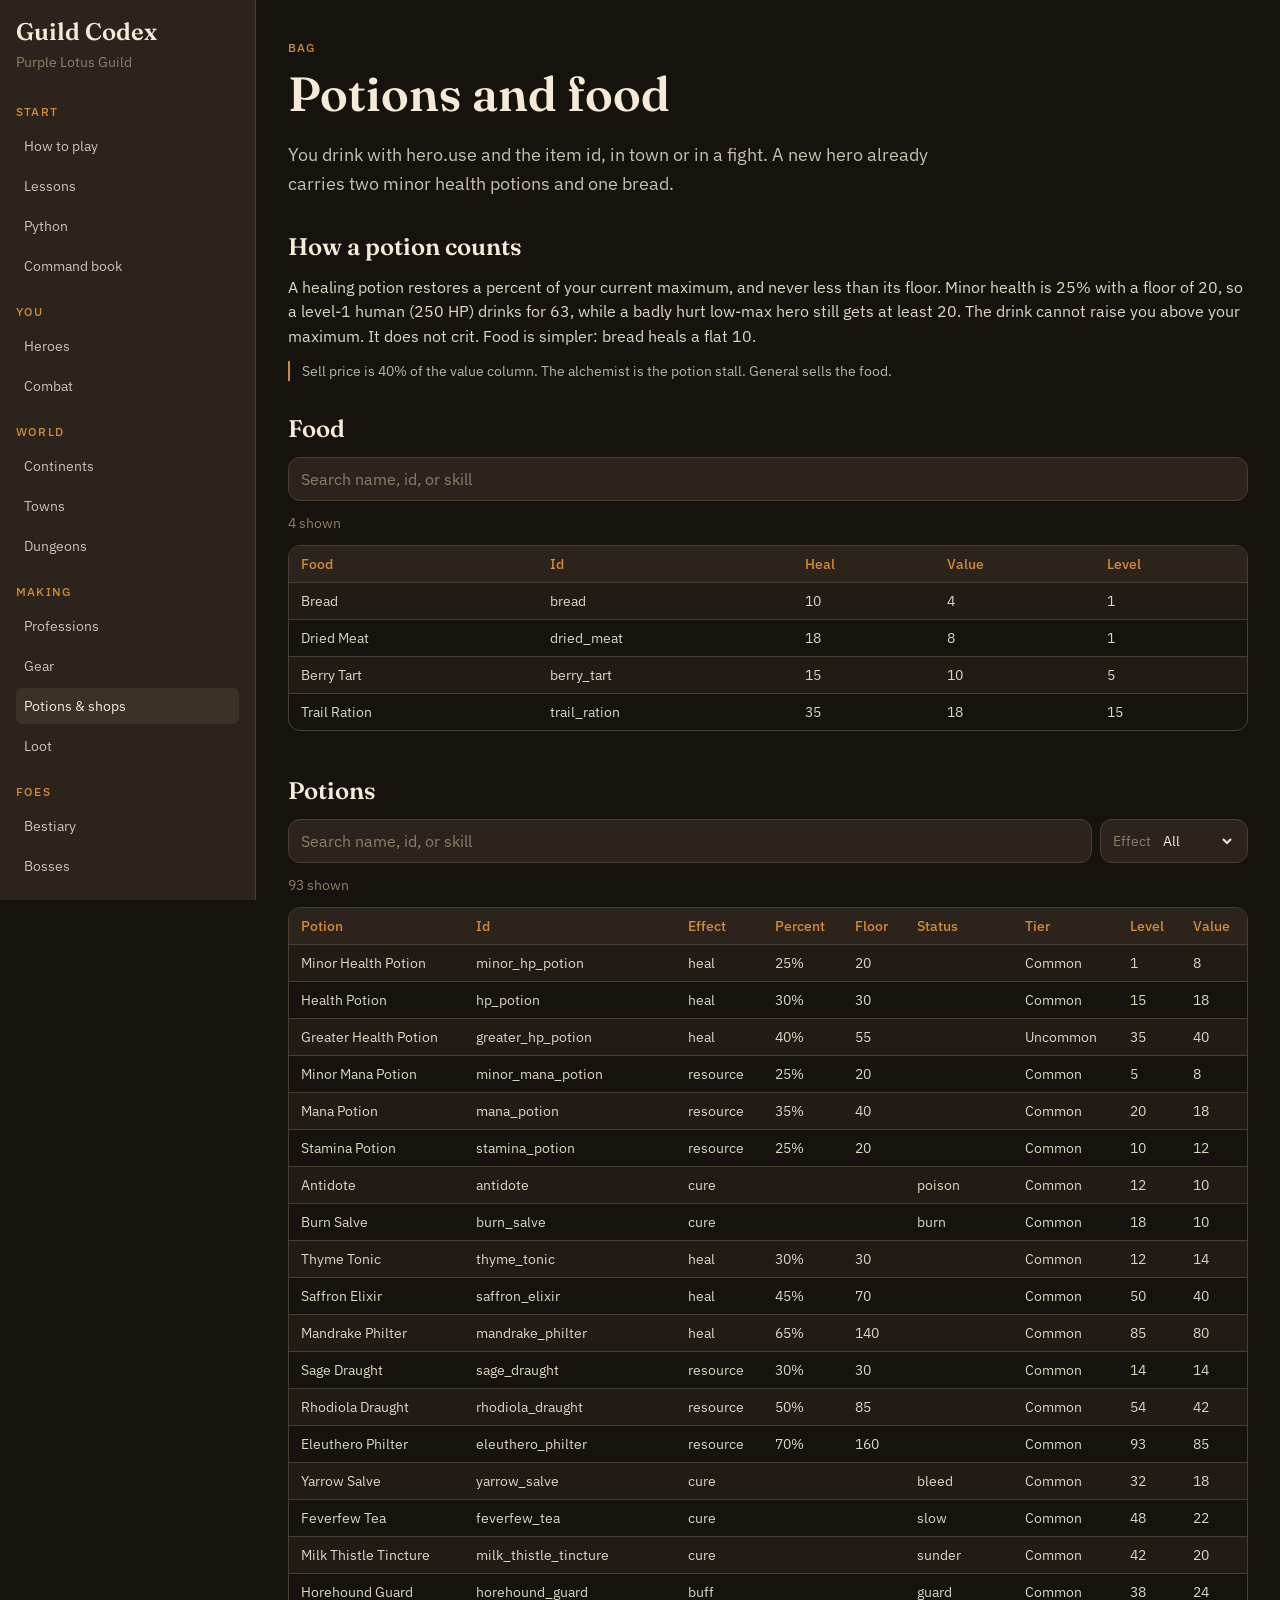
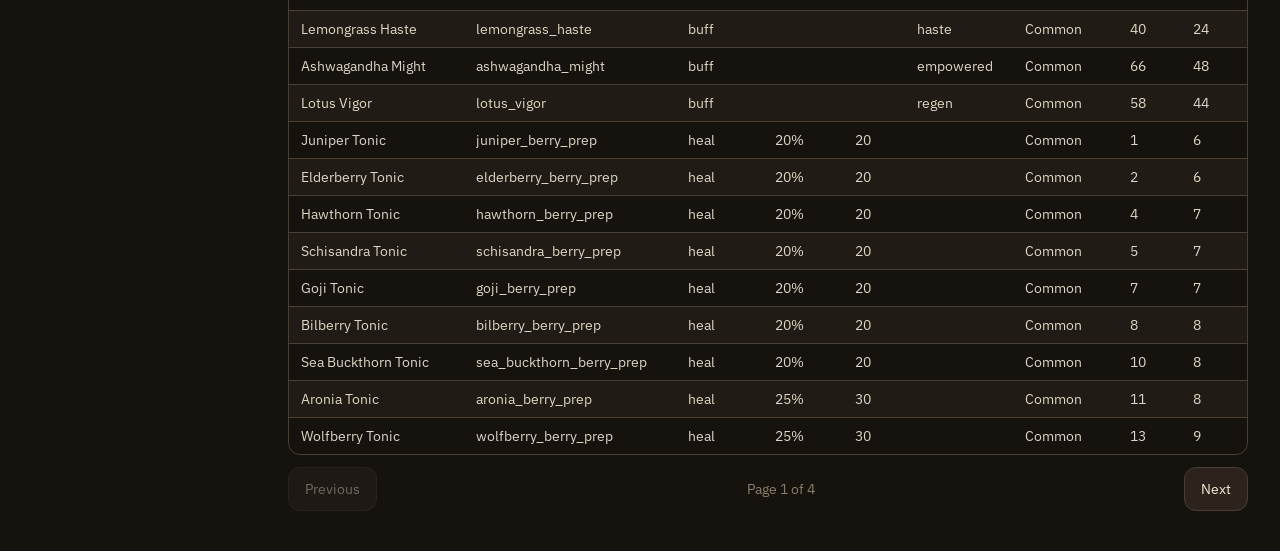
<file: goods/index.html>
<!DOCTYPE html><html lang="en"><head><meta name="twitter:card" content="summary_large_image"><meta property="og:title" content="Guild Codex"><meta charSet="utf-8"/><meta name="viewport" content="width=device-width, initial-scale=1"/><link rel="stylesheet" href="../assets/styles-CVr9-Vob.css" data-precedence="default"/><link rel="stylesheet" href="https://fonts.googleapis.com/css2?family=Fraunces:opsz,wght@9..144,560;9..144,680&amp;family=IBM+Plex+Mono:wght@400;500&amp;family=IBM+Plex+Sans:ital,wght@0,400;0,500;0,600;1,400&amp;display=swap" data-precedence="default"/><title>Guild Codex</title><meta name="description" content="Field guide for Purple Lotus Guild — how to play, the Python you type, heroes, continents, monsters, and bosses."/><meta name="theme-color" content="#16130f"/><link rel="icon" type="image/svg+xml" href="../favicon.svg"/><meta name="apple-mobile-web-app-title" content="Guild Codex"><meta name="apple-mobile-web-app-status-bar-style" content="black"></head><body><!--$--><div class="min-h-screen bg-ink text-paper"><div class="mx-auto flex max-w-7xl"><aside class="sticky top-0 h-screen w-64 shrink-0 overflow-y-auto border-r border-line bg-bark px-4 py-5"><a class="block font-display text-2xl font-semibold leading-none" href="../index.html">Guild Codex</a><p class="mt-2 text-sm text-muted">Purple Lotus Guild</p><nav class="mt-8 space-y-5"><div><p class="mb-2 text-xs font-medium uppercase tracking-widest text-bronze">Start</p><ul class="space-y-1"><li><a class="block rounded-md px-2 py-2 text-sm text-paper/80 hover:bg-panel/70 hover:text-paper" href="../index.html">How to play</a></li><li><a class="block rounded-md px-2 py-2 text-sm text-paper/80 hover:bg-panel/70 hover:text-paper" href="../python/index.html">Lessons</a></li><li><a class="block rounded-md px-2 py-2 text-sm text-paper/80 hover:bg-panel/70 hover:text-paper" href="../language/index.html">Python</a></li><li><a class="block rounded-md px-2 py-2 text-sm text-paper/80 hover:bg-panel/70 hover:text-paper" href="../commands/index.html">Command book</a></li></ul></div><div><p class="mb-2 text-xs font-medium uppercase tracking-widest text-bronze">You</p><ul class="space-y-1"><li><a class="block rounded-md px-2 py-2 text-sm text-paper/80 hover:bg-panel/70 hover:text-paper" href="../hero/index.html">Heroes</a></li><li><a class="block rounded-md px-2 py-2 text-sm text-paper/80 hover:bg-panel/70 hover:text-paper" href="../combat/index.html">Combat</a></li></ul></div><div><p class="mb-2 text-xs font-medium uppercase tracking-widest text-bronze">World</p><ul class="space-y-1"><li><a class="block rounded-md px-2 py-2 text-sm text-paper/80 hover:bg-panel/70 hover:text-paper" href="../world/index.html">Continents</a></li><li><a class="block rounded-md px-2 py-2 text-sm text-paper/80 hover:bg-panel/70 hover:text-paper" href="../towns/index.html">Towns</a></li><li><a class="block rounded-md px-2 py-2 text-sm text-paper/80 hover:bg-panel/70 hover:text-paper" href="../dungeons/index.html">Dungeons</a></li></ul></div><div><p class="mb-2 text-xs font-medium uppercase tracking-widest text-bronze">Making</p><ul class="space-y-1"><li><a class="block rounded-md px-2 py-2 text-sm text-paper/80 hover:bg-panel/70 hover:text-paper" href="../crafts/index.html">Professions</a></li><li><a class="block rounded-md px-2 py-2 text-sm text-paper/80 hover:bg-panel/70 hover:text-paper" href="../gear/index.html">Gear</a></li><li><a class="block rounded-md px-2 py-2 text-sm bg-panel text-paper active" href="../goods/index.html" data-status="active" aria-current="page">Potions &amp; shops</a></li><li><a class="block rounded-md px-2 py-2 text-sm text-paper/80 hover:bg-panel/70 hover:text-paper" href="../loot/index.html">Loot</a></li></ul></div><div><p class="mb-2 text-xs font-medium uppercase tracking-widest text-bronze">Foes</p><ul class="space-y-1"><li><a class="block rounded-md px-2 py-2 text-sm text-paper/80 hover:bg-panel/70 hover:text-paper" href="../bestiary/index.html">Bestiary</a></li><li><a class="block rounded-md px-2 py-2 text-sm text-paper/80 hover:bg-panel/70 hover:text-paper" href="../bosses/index.html">Bosses</a></li></ul></div></nav></aside><main class="min-w-0 flex-1 px-4 py-6 md:px-8 md:py-10"><article class="max-w-6xl"><p class="text-xs font-medium uppercase tracking-widest text-bronze">Bag</p><h1 class="mt-2 font-display text-4xl font-semibold leading-tight text-paper md:text-5xl">Potions and food</h1><p class="mt-4 max-w-2xl text-lg leading-relaxed text-paper/80">You drink with hero.use and the item id, in town or in a fight. A new hero already carries two minor health potions and one bread.</p><div class="mt-8 space-y-8"><section><h2 class="font-display text-2xl font-semibold text-paper">How a potion counts</h2><div class="mt-3 space-y-3 text-paper/90"><p>A healing potion restores a percent of your current maximum, and never less than its floor. Minor health is 25% with a floor of 20, so a level-1 human (250 HP) drinks for 63, while a badly hurt low-max hero still gets at least 20. The drink cannot raise you above your maximum. It does not crit. Food is simpler: bread heals a flat 10.</p><p class="border-l-2 border-bronze pl-3 text-sm text-paper/75">Sell price is 40% of the value column. The alchemist is the potion stall. General sells the food.</p></div></section><section><h2 class="font-display text-2xl font-semibold text-paper">Food</h2><div class="mt-3 space-y-3 text-paper/90"><script type="application/json" id="food-rows">[{"name":"Bread","id":"bread","heal":10,"value":4,"lvl":1},{"name":"Dried Meat","id":"dried_meat","heal":18,"value":8,"lvl":1},{"name":"Berry Tart","id":"berry_tart","heal":15,"value":10,"lvl":5},{"name":"Trail Ration","id":"trail_ration","heal":35,"value":18,"lvl":15}]</script><div class="space-y-3" data-catalog data-json="food-rows" data-columns="[{&quot;key&quot;:&quot;name&quot;,&quot;label&quot;:&quot;Food&quot;},{&quot;key&quot;:&quot;id&quot;,&quot;label&quot;:&quot;Id&quot;},{&quot;key&quot;:&quot;heal&quot;,&quot;label&quot;:&quot;Heal&quot;},{&quot;key&quot;:&quot;value&quot;,&quot;label&quot;:&quot;Value&quot;},{&quot;key&quot;:&quot;lvl&quot;,&quot;label&quot;:&quot;Level&quot;}]" data-search="[&quot;name&quot;, &quot;id&quot;]"></div></div></section><section><h2 class="font-display text-2xl font-semibold text-paper">Potions</h2><div class="mt-3 space-y-3 text-paper/90"></div><script type="application/json" id="potion-rows">[{"name":"Minor Health Potion","id":"minor_hp_potion","effect":"heal","percent":"25%","floor":20,"status":"","tier":"Common","lvl":1,"value":8},{"name":"Health Potion","id":"hp_potion","effect":"heal","percent":"30%","floor":30,"status":"","tier":"Common","lvl":15,"value":18},{"name":"Greater Health Potion","id":"greater_hp_potion","effect":"heal","percent":"40%","floor":55,"status":"","tier":"Uncommon","lvl":35,"value":40},{"name":"Minor Mana Potion","id":"minor_mana_potion","effect":"resource","percent":"25%","floor":20,"status":"","tier":"Common","lvl":5,"value":8},{"name":"Mana Potion","id":"mana_potion","effect":"resource","percent":"35%","floor":40,"status":"","tier":"Common","lvl":20,"value":18},{"name":"Stamina Potion","id":"stamina_potion","effect":"resource","percent":"25%","floor":20,"status":"","tier":"Common","lvl":10,"value":12},{"name":"Antidote","id":"antidote","effect":"cure","percent":"","floor":null,"status":"poison","tier":"Common","lvl":12,"value":10},{"name":"Burn Salve","id":"burn_salve","effect":"cure","percent":"","floor":null,"status":"burn","tier":"Common","lvl":18,"value":10},{"name":"Thyme Tonic","id":"thyme_tonic","effect":"heal","percent":"30%","floor":30,"status":"","tier":"Common","lvl":12,"value":14},{"name":"Saffron Elixir","id":"saffron_elixir","effect":"heal","percent":"45%","floor":70,"status":"","tier":"Common","lvl":50,"value":40},{"name":"Mandrake Philter","id":"mandrake_philter","effect":"heal","percent":"65%","floor":140,"status":"","tier":"Common","lvl":85,"value":80},{"name":"Sage Draught","id":"sage_draught","effect":"resource","percent":"30%","floor":30,"status":"","tier":"Common","lvl":14,"value":14},{"name":"Rhodiola Draught","id":"rhodiola_draught","effect":"resource","percent":"50%","floor":85,"status":"","tier":"Common","lvl":54,"value":42},{"name":"Eleuthero Philter","id":"eleuthero_philter","effect":"resource","percent":"70%","floor":160,"status":"","tier":"Common","lvl":93,"value":85},{"name":"Yarrow Salve","id":"yarrow_salve","effect":"cure","percent":"","floor":null,"status":"bleed","tier":"Common","lvl":32,"value":18},{"name":"Feverfew Tea","id":"feverfew_tea","effect":"cure","percent":"","floor":null,"status":"slow","tier":"Common","lvl":48,"value":22},{"name":"Milk Thistle Tincture","id":"milk_thistle_tincture","effect":"cure","percent":"","floor":null,"status":"sunder","tier":"Common","lvl":42,"value":20},{"name":"Horehound Guard","id":"horehound_guard","effect":"buff","percent":"","floor":null,"status":"guard","tier":"Common","lvl":38,"value":24},{"name":"Lemongrass Haste","id":"lemongrass_haste","effect":"buff","percent":"","floor":null,"status":"haste","tier":"Common","lvl":40,"value":24},{"name":"Ashwagandha Might","id":"ashwagandha_might","effect":"buff","percent":"","floor":null,"status":"empowered","tier":"Common","lvl":66,"value":48},{"name":"Lotus Vigor","id":"lotus_vigor","effect":"buff","percent":"","floor":null,"status":"regen","tier":"Common","lvl":58,"value":44},{"name":"Juniper Tonic","id":"juniper_berry_prep","effect":"heal","percent":"20%","floor":20,"status":"","tier":"Common","lvl":1,"value":6},{"name":"Elderberry Tonic","id":"elderberry_berry_prep","effect":"heal","percent":"20%","floor":20,"status":"","tier":"Common","lvl":2,"value":6},{"name":"Hawthorn Tonic","id":"hawthorn_berry_prep","effect":"heal","percent":"20%","floor":20,"status":"","tier":"Common","lvl":4,"value":7},{"name":"Schisandra Tonic","id":"schisandra_berry_prep","effect":"heal","percent":"20%","floor":20,"status":"","tier":"Common","lvl":5,"value":7},{"name":"Goji Tonic","id":"goji_berry_prep","effect":"heal","percent":"20%","floor":20,"status":"","tier":"Common","lvl":7,"value":7},{"name":"Bilberry Tonic","id":"bilberry_berry_prep","effect":"heal","percent":"20%","floor":20,"status":"","tier":"Common","lvl":8,"value":8},{"name":"Sea Buckthorn Tonic","id":"sea_buckthorn_berry_prep","effect":"heal","percent":"20%","floor":20,"status":"","tier":"Common","lvl":10,"value":8},{"name":"Aronia Tonic","id":"aronia_berry_prep","effect":"heal","percent":"25%","floor":30,"status":"","tier":"Common","lvl":11,"value":8},{"name":"Wolfberry Tonic","id":"wolfberry_berry_prep","effect":"heal","percent":"25%","floor":30,"status":"","tier":"Common","lvl":13,"value":9},{"name":"Cranberry Tonic","id":"cranberry_berry_prep","effect":"heal","percent":"25%","floor":30,"status":"","tier":"Common","lvl":15,"value":9},{"name":"Blackcurrant Tonic","id":"blackcurrant_berry_prep","effect":"heal","percent":"25%","floor":30,"status":"","tier":"Common","lvl":16,"value":10},{"name":"Rowan Tonic","id":"rowan_berry_prep","effect":"heal","percent":"25%","floor":30,"status":"","tier":"Common","lvl":18,"value":10},{"name":"Sumac Tonic","id":"sumac_berry_prep","effect":"heal","percent":"25%","floor":30,"status":"","tier":"Common","lvl":19,"value":10},{"name":"Barberry Tonic","id":"barberry_berry_prep","effect":"heal","percent":"30%","floor":40,"status":"","tier":"Common","lvl":21,"value":11},{"name":"Maqui Tonic","id":"maqui_berry_prep","effect":"heal","percent":"30%","floor":40,"status":"","tier":"Common","lvl":22,"value":11},{"name":"Camu Camu Tonic","id":"camu_camu_berry_prep","effect":"heal","percent":"30%","floor":40,"status":"","tier":"Common","lvl":24,"value":12},{"name":"Pine Balm","id":"pine_resin_prep","effect":"resource","percent":"30%","floor":40,"status":"","tier":"Common","lvl":25,"value":12},{"name":"Copal Balm","id":"copal_resin_prep","effect":"resource","percent":"30%","floor":40,"status":"","tier":"Common","lvl":27,"value":12},{"name":"Benzoin Balm","id":"benzoin_resin_prep","effect":"resource","percent":"30%","floor":40,"status":"","tier":"Common","lvl":29,"value":13},{"name":"Dammar Balm","id":"dammar_resin_prep","effect":"resource","percent":"30%","floor":40,"status":"","tier":"Common","lvl":30,"value":13},{"name":"Labdanum Balm","id":"labdanum_resin_prep","effect":"resource","percent":"35%","floor":55,"status":"","tier":"Common","lvl":32,"value":14},{"name":"Mastic Balm","id":"mastic_resin_prep","effect":"resource","percent":"35%","floor":55,"status":"","tier":"Common","lvl":33,"value":14},{"name":"Sandarac Balm","id":"sandarac_resin_prep","effect":"resource","percent":"35%","floor":55,"status":"","tier":"Common","lvl":35,"value":14},{"name":"Elemi Balm","id":"elemi_resin_prep","effect":"resource","percent":"35%","floor":55,"status":"","tier":"Common","lvl":36,"value":15},{"name":"Galbanum Balm","id":"galbanum_resin_prep","effect":"resource","percent":"35%","floor":55,"status":"","tier":"Common","lvl":38,"value":15},{"name":"Storax Balm","id":"storax_resin_prep","effect":"resource","percent":"35%","floor":55,"status":"","tier":"Common","lvl":39,"value":15},{"name":"Balsam Balm","id":"balsam_resin_prep","effect":"resource","percent":"40%","floor":70,"status":"","tier":"Common","lvl":41,"value":16},{"name":"Amber Balm","id":"amber_resin_prep","effect":"resource","percent":"40%","floor":70,"status":"","tier":"Common","lvl":43,"value":16},{"name":"Reishi Broth","id":"reishi_mushroom_prep","effect":"resource","percent":"40%","floor":70,"status":"","tier":"Common","lvl":44,"value":17},{"name":"Chaga Broth","id":"chaga_mushroom_prep","effect":"resource","percent":"40%","floor":70,"status":"","tier":"Common","lvl":46,"value":17},{"name":"Turkey Tail Broth","id":"turkey_tail_mushroom_prep","effect":"resource","percent":"40%","floor":70,"status":"","tier":"Common","lvl":47,"value":17},{"name":"Lions Mane Broth","id":"lions_mane_mushroom_prep","effect":"resource","percent":"40%","floor":70,"status":"","tier":"Common","lvl":49,"value":18},{"name":"Cordyceps Broth","id":"cordyceps_mushroom_prep","effect":"resource","percent":"40%","floor":70,"status":"","tier":"Common","lvl":50,"value":18},{"name":"Shiitake Broth","id":"shiitake_mushroom_prep","effect":"resource","percent":"45%","floor":85,"status":"","tier":"Common","lvl":52,"value":19},{"name":"Maitake Broth","id":"maitake_mushroom_prep","effect":"resource","percent":"45%","floor":85,"status":"","tier":"Common","lvl":53,"value":19},{"name":"Porcini Broth","id":"porcini_mushroom_prep","effect":"resource","percent":"45%","floor":85,"status":"","tier":"Common","lvl":55,"value":19},{"name":"Wood Ear Broth","id":"wood_ear_mushroom_prep","effect":"resource","percent":"45%","floor":85,"status":"","tier":"Common","lvl":57,"value":20},{"name":"Oyster Broth","id":"oyster_mushroom_prep","effect":"resource","percent":"45%","floor":85,"status":"","tier":"Common","lvl":58,"value":20},{"name":"Enoki Broth","id":"enoki_mushroom_prep","effect":"resource","percent":"50%","floor":100,"status":"","tier":"Common","lvl":60,"value":21},{"name":"Morel Broth","id":"morel_mushroom_prep","effect":"resource","percent":"50%","floor":100,"status":"","tier":"Common","lvl":61,"value":21},{"name":"King Bolete Broth","id":"king_bolete_mushroom_prep","effect":"resource","percent":"50%","floor":100,"status":"","tier":"Common","lvl":63,"value":21},{"name":"Birch Polypore Broth","id":"birch_polypore_mushroom_prep","effect":"resource","percent":"50%","floor":100,"status":"","tier":"Common","lvl":64,"value":22},{"name":"Agarikon Broth","id":"agarikon_mushroom_prep","effect":"resource","percent":"50%","floor":100,"status":"","tier":"Common","lvl":66,"value":22},{"name":"Tremella Broth","id":"tremella_mushroom_prep","effect":"resource","percent":"50%","floor":100,"status":"","tier":"Common","lvl":67,"value":22},{"name":"Calendula Brew","id":"calendula_flower_prep","effect":"buff","percent":"","floor":null,"status":"regen","tier":"Common","lvl":69,"value":23},{"name":"Rose Brew","id":"rose_flower_prep","effect":"buff","percent":"","floor":null,"status":"haste","tier":"Common","lvl":71,"value":23},{"name":"Hibiscus Brew","id":"hibiscus_flower_prep","effect":"buff","percent":"","floor":null,"status":"guard","tier":"Common","lvl":72,"value":24},{"name":"Jasmine Brew","id":"jasmine_flower_prep","effect":"buff","percent":"","floor":null,"status":"empowered","tier":"Common","lvl":74,"value":24},{"name":"Elderflower Brew","id":"elderflower_flower_prep","effect":"buff","percent":"","floor":null,"status":"haste","tier":"Common","lvl":75,"value":24},{"name":"Borage Brew","id":"borage_flower_prep","effect":"buff","percent":"","floor":null,"status":"regen","tier":"Common","lvl":77,"value":25},{"name":"Marigold Brew","id":"marigold_flower_prep","effect":"buff","percent":"","floor":null,"status":"empowered","tier":"Common","lvl":78,"value":25},{"name":"Violet Brew","id":"violet_flower_prep","effect":"buff","percent":"","floor":null,"status":"guard","tier":"Common","lvl":80,"value":26},{"name":"Helichrysum Brew","id":"helichrysum_flower_prep","effect":"buff","percent":"","floor":null,"status":"regen","tier":"Common","lvl":81,"value":26},{"name":"Clover Brew","id":"clover_flower_prep","effect":"buff","percent":"","floor":null,"status":"haste","tier":"Common","lvl":83,"value":26},{"name":"Sea Salt Solution","id":"sea_salt_prep","effect":"resource","percent":"60%","floor":140,"status":"","tier":"Common","lvl":85,"value":27},{"name":"Alum Solution","id":"alum_prep","effect":"resource","percent":"60%","floor":140,"status":"","tier":"Common","lvl":86,"value":27},{"name":"Sulfur Solution","id":"sulfur_prep","effect":"resource","percent":"60%","floor":140,"status":"","tier":"Common","lvl":88,"value":28},{"name":"Borax Solution","id":"borax_prep","effect":"resource","percent":"60%","floor":140,"status":"","tier":"Common","lvl":89,"value":28},{"name":"Natron Solution","id":"natron_prep","effect":"resource","percent":"65%","floor":160,"status":"","tier":"Common","lvl":91,"value":28},{"name":"Potash Solution","id":"potash_prep","effect":"resource","percent":"65%","floor":160,"status":"","tier":"Common","lvl":92,"value":29},{"name":"Gypsum Solution","id":"gypsum_prep","effect":"resource","percent":"65%","floor":160,"status":"","tier":"Common","lvl":94,"value":29},{"name":"Cinnabar Solution","id":"cinnabar_prep","effect":"resource","percent":"65%","floor":160,"status":"","tier":"Common","lvl":95,"value":29},{"name":"Orpiment Solution","id":"orpiment_prep","effect":"resource","percent":"65%","floor":160,"status":"","tier":"Common","lvl":97,"value":30},{"name":"Realgar Solution","id":"realgar_prep","effect":"resource","percent":"70%","floor":180,"status":"","tier":"Common","lvl":99,"value":30},{"name":"Arnica Salve","id":"arnica_salve","effect":"heal","percent":"60%","floor":120,"status":"","tier":"Uncommon","lvl":74,"value":50},{"name":"Yew Berry Tonic","id":"yew_berry_tonic","effect":"heal","percent":"70%","floor":160,"status":"","tier":"Uncommon","lvl":94,"value":50},{"name":"Frankincense Balm","id":"frankincense_balm","effect":"resource","percent":"65%","floor":140,"status":"","tier":"Uncommon","lvl":88,"value":50},{"name":"Myrrh Balm","id":"myrrh_balm","effect":"resource","percent":"70%","floor":160,"status":"","tier":"Uncommon","lvl":91,"value":50},{"name":"Mugwort Oil","id":"mugwort_oil","effect":"heal","percent":"45%","floor":70,"status":"","tier":"Uncommon","lvl":45,"value":40},{"name":"Orchid Philter","id":"orchid_philter","effect":"resource","percent":"55%","floor":100,"status":"","tier":"Uncommon","lvl":62,"value":40},{"name":"Angelica Tonic","id":"angelica_tonic","effect":"heal","percent":"65%","floor":140,"status":"","tier":"Uncommon","lvl":82,"value":40},{"name":"Licorice Draught","id":"licorice_draught","effect":"resource","percent":"65%","floor":140,"status":"","tier":"Uncommon","lvl":84,"value":40}]</script><div class="space-y-3" data-catalog data-json="potion-rows" data-columns="[{&quot;key&quot;:&quot;name&quot;,&quot;label&quot;:&quot;Potion&quot;},{&quot;key&quot;:&quot;id&quot;,&quot;label&quot;:&quot;Id&quot;},{&quot;key&quot;:&quot;effect&quot;,&quot;label&quot;:&quot;Effect&quot;},{&quot;key&quot;:&quot;percent&quot;,&quot;label&quot;:&quot;Percent&quot;},{&quot;key&quot;:&quot;floor&quot;,&quot;label&quot;:&quot;Floor&quot;},{&quot;key&quot;:&quot;status&quot;,&quot;label&quot;:&quot;Status&quot;},{&quot;key&quot;:&quot;tier&quot;,&quot;label&quot;:&quot;Tier&quot;},{&quot;key&quot;:&quot;lvl&quot;,&quot;label&quot;:&quot;Level&quot;},{&quot;key&quot;:&quot;value&quot;,&quot;label&quot;:&quot;Value&quot;}]" data-search="[&quot;name&quot;, &quot;id&quot;, &quot;effect&quot;, &quot;status&quot;, &quot;tier&quot;]" data-facet="effect" data-facet-label="Effect"></div></section></div></article></main></div></div><!--/$--><script src="../catalog.js"></script></body></html>
</file>
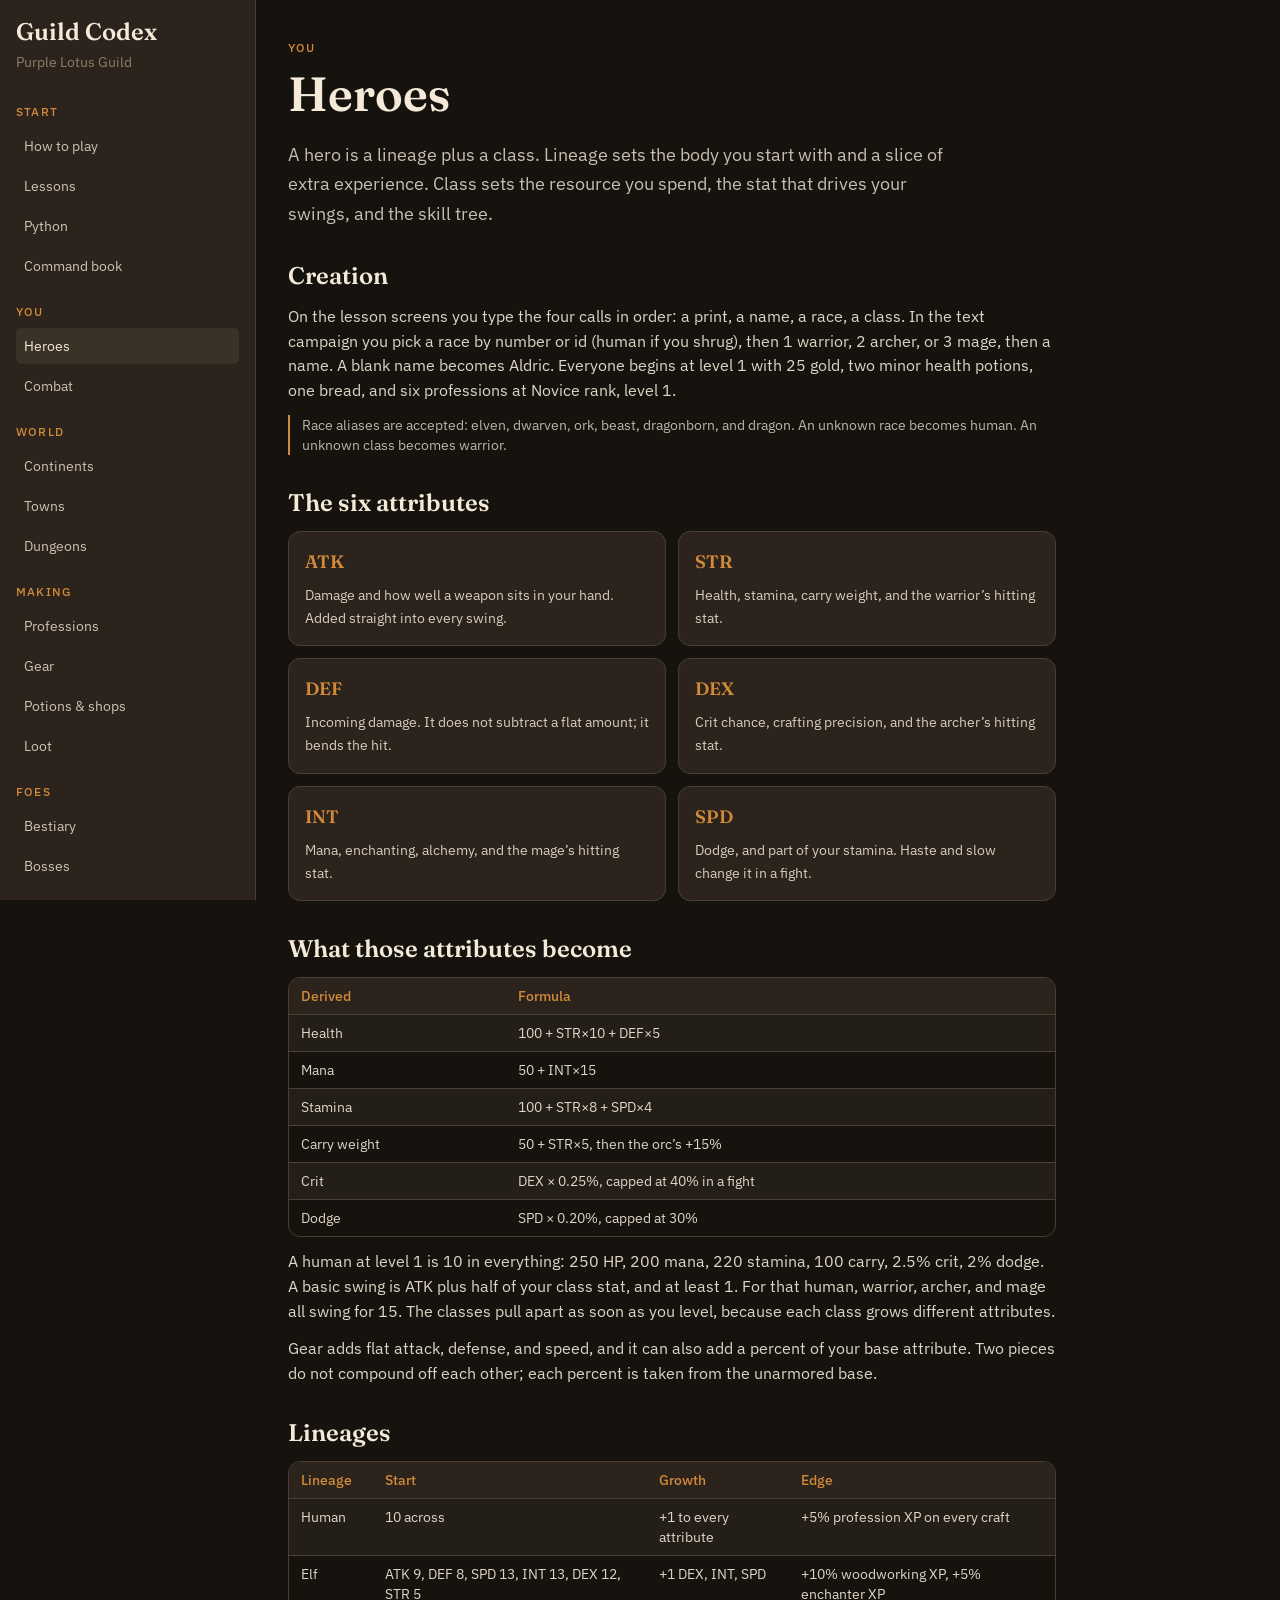
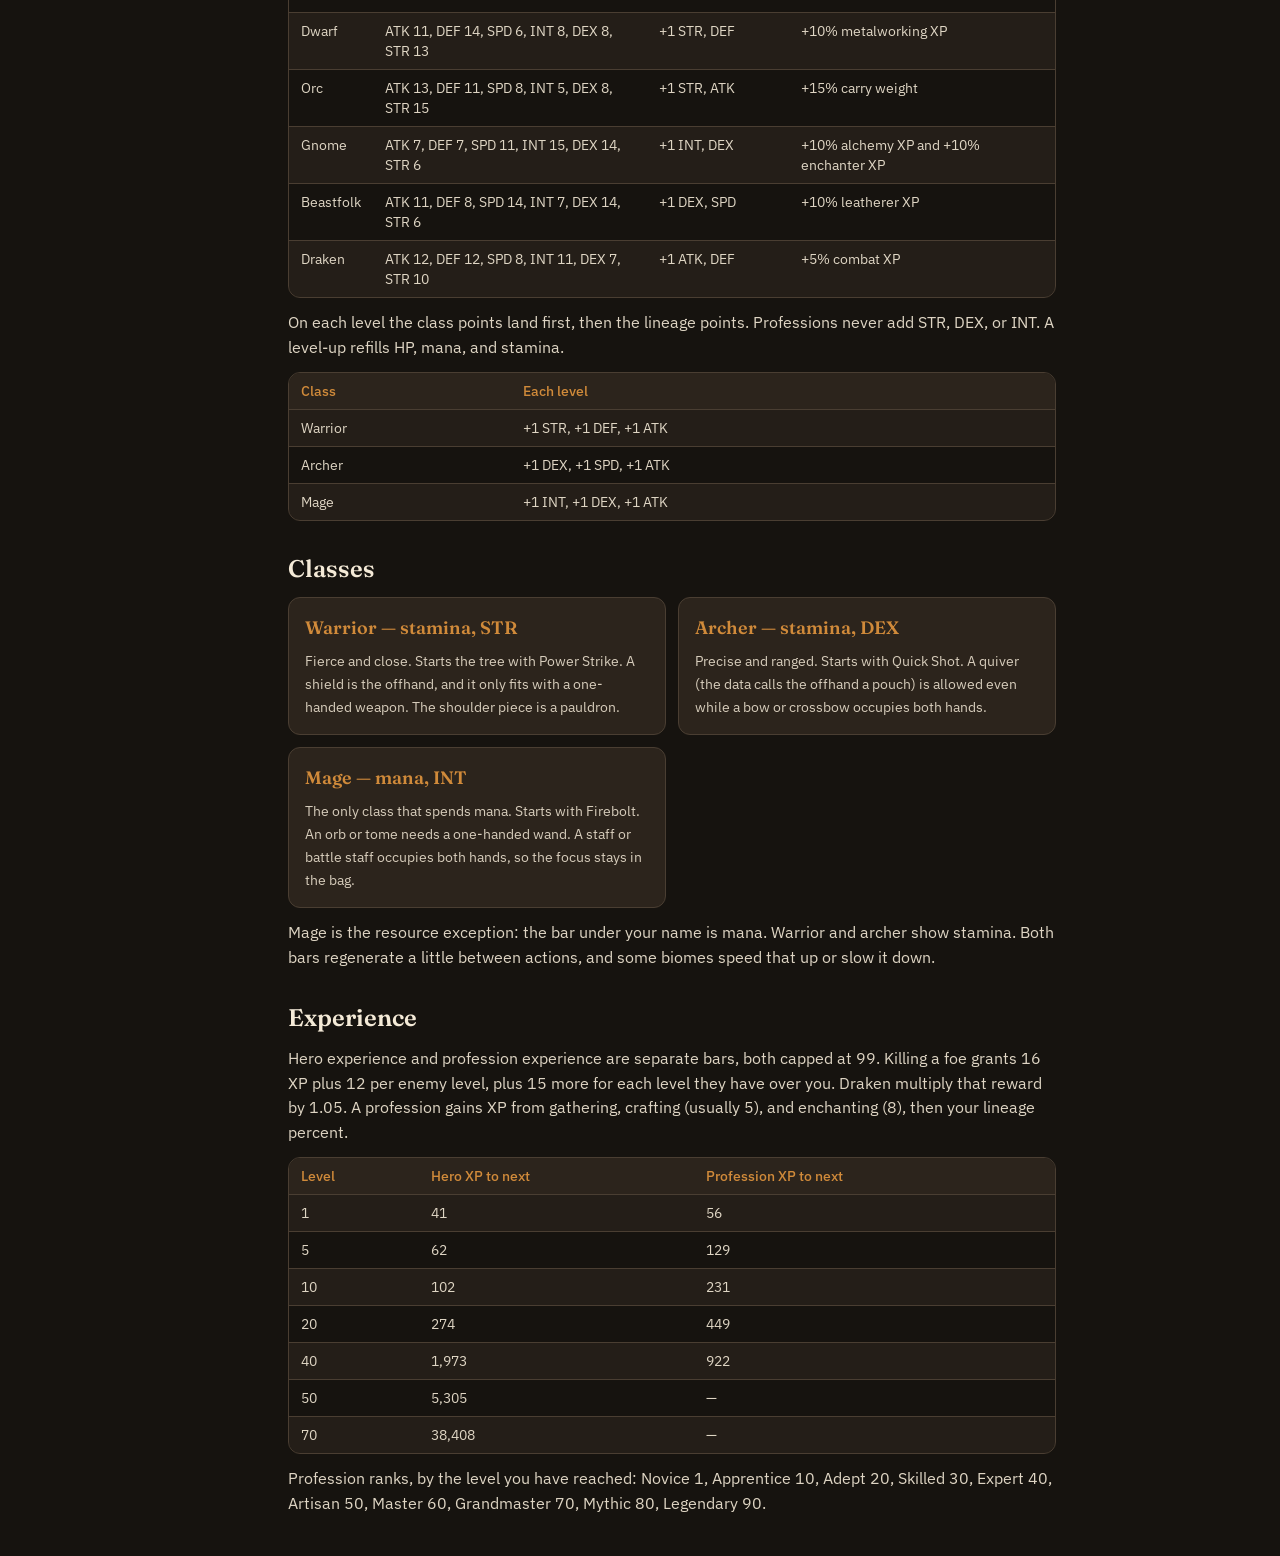
<file: hero/index.html>
<!DOCTYPE html><html lang="en"><head><meta name="twitter:card" content="summary_large_image"><meta property="og:title" content="Guild Codex"><meta charSet="utf-8"/><meta name="viewport" content="width=device-width, initial-scale=1"/><link rel="stylesheet" href="../assets/styles-CVr9-Vob.css" data-precedence="default"/><link rel="stylesheet" href="https://fonts.googleapis.com/css2?family=Fraunces:opsz,wght@9..144,560;9..144,680&amp;family=IBM+Plex+Mono:wght@400;500&amp;family=IBM+Plex+Sans:ital,wght@0,400;0,500;0,600;1,400&amp;display=swap" data-precedence="default"/><title>Guild Codex</title><meta name="description" content="Field guide for Purple Lotus Guild — how to play, the Python you type, heroes, continents, monsters, and bosses."/><meta name="theme-color" content="#16130f"/><link rel="icon" type="image/svg+xml" href="../favicon.svg"/><meta name="apple-mobile-web-app-title" content="Guild Codex"><meta name="apple-mobile-web-app-status-bar-style" content="black"></head><body><!--$--><div class="min-h-screen bg-ink text-paper"><div class="mx-auto flex max-w-7xl"><aside class="sticky top-0 h-screen w-64 shrink-0 overflow-y-auto border-r border-line bg-bark px-4 py-5"><a class="block font-display text-2xl font-semibold leading-none" href="../index.html">Guild Codex</a><p class="mt-2 text-sm text-muted">Purple Lotus Guild</p><nav class="mt-8 space-y-5"><div><p class="mb-2 text-xs font-medium uppercase tracking-widest text-bronze">Start</p><ul class="space-y-1"><li><a class="block rounded-md px-2 py-2 text-sm text-paper/80 hover:bg-panel/70 hover:text-paper" href="../index.html">How to play</a></li><li><a class="block rounded-md px-2 py-2 text-sm text-paper/80 hover:bg-panel/70 hover:text-paper" href="../python/index.html">Lessons</a></li><li><a class="block rounded-md px-2 py-2 text-sm text-paper/80 hover:bg-panel/70 hover:text-paper" href="../language/index.html">Python</a></li><li><a class="block rounded-md px-2 py-2 text-sm text-paper/80 hover:bg-panel/70 hover:text-paper" href="../commands/index.html">Command book</a></li></ul></div><div><p class="mb-2 text-xs font-medium uppercase tracking-widest text-bronze">You</p><ul class="space-y-1"><li><a class="block rounded-md px-2 py-2 text-sm bg-panel text-paper active" href="../hero/index.html" data-status="active" aria-current="page">Heroes</a></li><li><a class="block rounded-md px-2 py-2 text-sm text-paper/80 hover:bg-panel/70 hover:text-paper" href="../combat/index.html">Combat</a></li></ul></div><div><p class="mb-2 text-xs font-medium uppercase tracking-widest text-bronze">World</p><ul class="space-y-1"><li><a class="block rounded-md px-2 py-2 text-sm text-paper/80 hover:bg-panel/70 hover:text-paper" href="../world/index.html">Continents</a></li><li><a class="block rounded-md px-2 py-2 text-sm text-paper/80 hover:bg-panel/70 hover:text-paper" href="../towns/index.html">Towns</a></li><li><a class="block rounded-md px-2 py-2 text-sm text-paper/80 hover:bg-panel/70 hover:text-paper" href="../dungeons/index.html">Dungeons</a></li></ul></div><div><p class="mb-2 text-xs font-medium uppercase tracking-widest text-bronze">Making</p><ul class="space-y-1"><li><a class="block rounded-md px-2 py-2 text-sm text-paper/80 hover:bg-panel/70 hover:text-paper" href="../crafts/index.html">Professions</a></li><li><a class="block rounded-md px-2 py-2 text-sm text-paper/80 hover:bg-panel/70 hover:text-paper" href="../gear/index.html">Gear</a></li><li><a class="block rounded-md px-2 py-2 text-sm text-paper/80 hover:bg-panel/70 hover:text-paper" href="../goods/index.html">Potions &amp; shops</a></li><li><a class="block rounded-md px-2 py-2 text-sm text-paper/80 hover:bg-panel/70 hover:text-paper" href="../loot/index.html">Loot</a></li></ul></div><div><p class="mb-2 text-xs font-medium uppercase tracking-widest text-bronze">Foes</p><ul class="space-y-1"><li><a class="block rounded-md px-2 py-2 text-sm text-paper/80 hover:bg-panel/70 hover:text-paper" href="../bestiary/index.html">Bestiary</a></li><li><a class="block rounded-md px-2 py-2 text-sm text-paper/80 hover:bg-panel/70 hover:text-paper" href="../bosses/index.html">Bosses</a></li></ul></div></nav></aside><main class="min-w-0 flex-1 px-4 py-6 md:px-8 md:py-10"><article class="max-w-3xl"><p class="text-xs font-medium uppercase tracking-widest text-bronze">You</p><h1 class="mt-2 font-display text-4xl font-semibold leading-tight text-paper md:text-5xl">Heroes</h1><p class="mt-4 max-w-2xl text-lg leading-relaxed text-paper/80">A hero is a lineage plus a class. Lineage sets the body you start with and a slice of extra experience. Class sets the resource you spend, the stat that drives your swings, and the skill tree.</p><div class="mt-8 space-y-8"><section><h2 class="font-display text-2xl font-semibold text-paper">Creation</h2><div class="mt-3 space-y-3 text-paper/90"><p>On the lesson screens you type the four calls in order: a print, a name, a race, a class. In the text campaign you pick a race by number or id (human if you shrug), then 1 warrior, 2 archer, or 3 mage, then a name. A blank name becomes Aldric. Everyone begins at level 1 with 25 gold, two minor health potions, one bread, and six professions at Novice rank, level 1.</p><p class="border-l-2 border-bronze pl-3 text-sm text-paper/75">Race aliases are accepted: elven, dwarven, ork, beast, dragonborn, and dragon. An unknown race becomes human. An unknown class becomes warrior.</p></div></section><section><h2 class="font-display text-2xl font-semibold text-paper">The six attributes</h2><div class="mt-3 space-y-3 text-paper/90"><div class="grid gap-3 sm:grid-cols-2"><div class="rounded-card border border-line bg-bark px-4 py-4"><h3 class="font-display text-lg font-semibold text-bronze">ATK</h3><div class="mt-2 space-y-2 text-sm leading-relaxed text-paper/85">Damage and how well a weapon sits in your hand. Added straight into every swing.</div></div><div class="rounded-card border border-line bg-bark px-4 py-4"><h3 class="font-display text-lg font-semibold text-bronze">STR</h3><div class="mt-2 space-y-2 text-sm leading-relaxed text-paper/85">Health, stamina, carry weight, and the warrior’s hitting stat.</div></div><div class="rounded-card border border-line bg-bark px-4 py-4"><h3 class="font-display text-lg font-semibold text-bronze">DEF</h3><div class="mt-2 space-y-2 text-sm leading-relaxed text-paper/85">Incoming damage. It does not subtract a flat amount; it bends the hit.</div></div><div class="rounded-card border border-line bg-bark px-4 py-4"><h3 class="font-display text-lg font-semibold text-bronze">DEX</h3><div class="mt-2 space-y-2 text-sm leading-relaxed text-paper/85">Crit chance, crafting precision, and the archer’s hitting stat.</div></div><div class="rounded-card border border-line bg-bark px-4 py-4"><h3 class="font-display text-lg font-semibold text-bronze">INT</h3><div class="mt-2 space-y-2 text-sm leading-relaxed text-paper/85">Mana, enchanting, alchemy, and the mage’s hitting stat.</div></div><div class="rounded-card border border-line bg-bark px-4 py-4"><h3 class="font-display text-lg font-semibold text-bronze">SPD</h3><div class="mt-2 space-y-2 text-sm leading-relaxed text-paper/85">Dodge, and part of your stamina. Haste and slow change it in a fight.</div></div></div></div></section><section><h2 class="font-display text-2xl font-semibold text-paper">What those attributes become</h2><div class="mt-3 space-y-3 text-paper/90"><div class="overflow-x-auto rounded-card border border-line"><table class="w-full min-w-xl border-collapse text-left text-sm"><thead class="bg-bark text-bronze"><tr><th class="px-3 py-2 font-medium">Derived</th><th class="px-3 py-2 font-medium">Formula</th></tr></thead><tbody><tr class="border-t border-line odd:bg-panel/40"><td class="px-3 py-2 align-top text-paper/90">Health</td><td class="px-3 py-2 align-top text-paper/90">100 + STR×10 + DEF×5</td></tr><tr class="border-t border-line odd:bg-panel/40"><td class="px-3 py-2 align-top text-paper/90">Mana</td><td class="px-3 py-2 align-top text-paper/90">50 + INT×15</td></tr><tr class="border-t border-line odd:bg-panel/40"><td class="px-3 py-2 align-top text-paper/90">Stamina</td><td class="px-3 py-2 align-top text-paper/90">100 + STR×8 + SPD×4</td></tr><tr class="border-t border-line odd:bg-panel/40"><td class="px-3 py-2 align-top text-paper/90">Carry weight</td><td class="px-3 py-2 align-top text-paper/90">50 + STR×5, then the orc’s +15%</td></tr><tr class="border-t border-line odd:bg-panel/40"><td class="px-3 py-2 align-top text-paper/90">Crit</td><td class="px-3 py-2 align-top text-paper/90">DEX × 0.25%, capped at 40% in a fight</td></tr><tr class="border-t border-line odd:bg-panel/40"><td class="px-3 py-2 align-top text-paper/90">Dodge</td><td class="px-3 py-2 align-top text-paper/90">SPD × 0.20%, capped at 30%</td></tr></tbody></table></div><p>A human at level 1 is 10 in everything: 250 HP, 200 mana, 220 stamina, 100 carry, 2.5% crit, 2% dodge. A basic swing is ATK plus half of your class stat, and at least 1. For that human, warrior, archer, and mage all swing for 15. The classes pull apart as soon as you level, because each class grows different attributes.</p><p>Gear adds flat attack, defense, and speed, and it can also add a percent of your base attribute. Two pieces do not compound off each other; each percent is taken from the unarmored base.</p></div></section><section><h2 class="font-display text-2xl font-semibold text-paper">Lineages</h2><div class="mt-3 space-y-3 text-paper/90"><div class="overflow-x-auto rounded-card border border-line"><table class="w-full min-w-xl border-collapse text-left text-sm"><thead class="bg-bark text-bronze"><tr><th class="px-3 py-2 font-medium">Lineage</th><th class="px-3 py-2 font-medium">Start</th><th class="px-3 py-2 font-medium">Growth</th><th class="px-3 py-2 font-medium">Edge</th></tr></thead><tbody><tr class="border-t border-line odd:bg-panel/40"><td class="px-3 py-2 align-top text-paper/90">Human</td><td class="px-3 py-2 align-top text-paper/90">10 across</td><td class="px-3 py-2 align-top text-paper/90">+1 to every attribute</td><td class="px-3 py-2 align-top text-paper/90">+5% profession XP on every craft</td></tr><tr class="border-t border-line odd:bg-panel/40"><td class="px-3 py-2 align-top text-paper/90">Elf</td><td class="px-3 py-2 align-top text-paper/90">ATK 9, DEF 8, SPD 13, INT 13, DEX 12, STR 5</td><td class="px-3 py-2 align-top text-paper/90">+1 DEX, INT, SPD</td><td class="px-3 py-2 align-top text-paper/90">+10% woodworking XP, +5% enchanter XP</td></tr><tr class="border-t border-line odd:bg-panel/40"><td class="px-3 py-2 align-top text-paper/90">Dwarf</td><td class="px-3 py-2 align-top text-paper/90">ATK 11, DEF 14, SPD 6, INT 8, DEX 8, STR 13</td><td class="px-3 py-2 align-top text-paper/90">+1 STR, DEF</td><td class="px-3 py-2 align-top text-paper/90">+10% metalworking XP</td></tr><tr class="border-t border-line odd:bg-panel/40"><td class="px-3 py-2 align-top text-paper/90">Orc</td><td class="px-3 py-2 align-top text-paper/90">ATK 13, DEF 11, SPD 8, INT 5, DEX 8, STR 15</td><td class="px-3 py-2 align-top text-paper/90">+1 STR, ATK</td><td class="px-3 py-2 align-top text-paper/90">+15% carry weight</td></tr><tr class="border-t border-line odd:bg-panel/40"><td class="px-3 py-2 align-top text-paper/90">Gnome</td><td class="px-3 py-2 align-top text-paper/90">ATK 7, DEF 7, SPD 11, INT 15, DEX 14, STR 6</td><td class="px-3 py-2 align-top text-paper/90">+1 INT, DEX</td><td class="px-3 py-2 align-top text-paper/90">+10% alchemy XP and +10% enchanter XP</td></tr><tr class="border-t border-line odd:bg-panel/40"><td class="px-3 py-2 align-top text-paper/90">Beastfolk</td><td class="px-3 py-2 align-top text-paper/90">ATK 11, DEF 8, SPD 14, INT 7, DEX 14, STR 6</td><td class="px-3 py-2 align-top text-paper/90">+1 DEX, SPD</td><td class="px-3 py-2 align-top text-paper/90">+10% leatherer XP</td></tr><tr class="border-t border-line odd:bg-panel/40"><td class="px-3 py-2 align-top text-paper/90">Draken</td><td class="px-3 py-2 align-top text-paper/90">ATK 12, DEF 12, SPD 8, INT 11, DEX 7, STR 10</td><td class="px-3 py-2 align-top text-paper/90">+1 ATK, DEF</td><td class="px-3 py-2 align-top text-paper/90">+5% combat XP</td></tr></tbody></table></div><p>On each level the class points land first, then the lineage points. Professions never add STR, DEX, or INT. A level-up refills HP, mana, and stamina.</p><div class="overflow-x-auto rounded-card border border-line"><table class="w-full min-w-xl border-collapse text-left text-sm"><thead class="bg-bark text-bronze"><tr><th class="px-3 py-2 font-medium">Class</th><th class="px-3 py-2 font-medium">Each level</th></tr></thead><tbody><tr class="border-t border-line odd:bg-panel/40"><td class="px-3 py-2 align-top text-paper/90">Warrior</td><td class="px-3 py-2 align-top text-paper/90">+1 STR, +1 DEF, +1 ATK</td></tr><tr class="border-t border-line odd:bg-panel/40"><td class="px-3 py-2 align-top text-paper/90">Archer</td><td class="px-3 py-2 align-top text-paper/90">+1 DEX, +1 SPD, +1 ATK</td></tr><tr class="border-t border-line odd:bg-panel/40"><td class="px-3 py-2 align-top text-paper/90">Mage</td><td class="px-3 py-2 align-top text-paper/90">+1 INT, +1 DEX, +1 ATK</td></tr></tbody></table></div></div></section><section><h2 class="font-display text-2xl font-semibold text-paper">Classes</h2><div class="mt-3 space-y-3 text-paper/90"><div class="grid gap-3 sm:grid-cols-2"><div class="rounded-card border border-line bg-bark px-4 py-4"><h3 class="font-display text-lg font-semibold text-bronze">Warrior — stamina, STR</h3><div class="mt-2 space-y-2 text-sm leading-relaxed text-paper/85">Fierce and close. Starts the tree with Power Strike. A shield is the offhand, and it only fits with a one-handed weapon. The shoulder piece is a pauldron.</div></div><div class="rounded-card border border-line bg-bark px-4 py-4"><h3 class="font-display text-lg font-semibold text-bronze">Archer — stamina, DEX</h3><div class="mt-2 space-y-2 text-sm leading-relaxed text-paper/85">Precise and ranged. Starts with Quick Shot. A quiver (the data calls the offhand a pouch) is allowed even while a bow or crossbow occupies both hands.</div></div><div class="rounded-card border border-line bg-bark px-4 py-4"><h3 class="font-display text-lg font-semibold text-bronze">Mage — mana, INT</h3><div class="mt-2 space-y-2 text-sm leading-relaxed text-paper/85">The only class that spends mana. Starts with Firebolt. An orb or tome needs a one-handed wand. A staff or battle staff occupies both hands, so the focus stays in the bag.</div></div></div><p>Mage is the resource exception: the bar under your name is mana. Warrior and archer show stamina. Both bars regenerate a little between actions, and some biomes speed that up or slow it down.</p></div></section><section><h2 class="font-display text-2xl font-semibold text-paper">Experience</h2><div class="mt-3 space-y-3 text-paper/90"><p>Hero experience and profession experience are separate bars, both capped at 99. Killing a foe grants 16 XP plus 12 per enemy level, plus 15 more for each level they have over you. Draken multiply that reward by 1.05. A profession gains XP from gathering, crafting (usually 5), and enchanting (8), then your lineage percent.</p><div class="overflow-x-auto rounded-card border border-line"><table class="w-full min-w-xl border-collapse text-left text-sm"><thead class="bg-bark text-bronze"><tr><th class="px-3 py-2 font-medium">Level</th><th class="px-3 py-2 font-medium">Hero XP to next</th><th class="px-3 py-2 font-medium">Profession XP to next</th></tr></thead><tbody><tr class="border-t border-line odd:bg-panel/40"><td class="px-3 py-2 align-top text-paper/90">1</td><td class="px-3 py-2 align-top text-paper/90">41</td><td class="px-3 py-2 align-top text-paper/90">56</td></tr><tr class="border-t border-line odd:bg-panel/40"><td class="px-3 py-2 align-top text-paper/90">5</td><td class="px-3 py-2 align-top text-paper/90">62</td><td class="px-3 py-2 align-top text-paper/90">129</td></tr><tr class="border-t border-line odd:bg-panel/40"><td class="px-3 py-2 align-top text-paper/90">10</td><td class="px-3 py-2 align-top text-paper/90">102</td><td class="px-3 py-2 align-top text-paper/90">231</td></tr><tr class="border-t border-line odd:bg-panel/40"><td class="px-3 py-2 align-top text-paper/90">20</td><td class="px-3 py-2 align-top text-paper/90">274</td><td class="px-3 py-2 align-top text-paper/90">449</td></tr><tr class="border-t border-line odd:bg-panel/40"><td class="px-3 py-2 align-top text-paper/90">40</td><td class="px-3 py-2 align-top text-paper/90">1,973</td><td class="px-3 py-2 align-top text-paper/90">922</td></tr><tr class="border-t border-line odd:bg-panel/40"><td class="px-3 py-2 align-top text-paper/90">50</td><td class="px-3 py-2 align-top text-paper/90">5,305</td><td class="px-3 py-2 align-top text-paper/90">—</td></tr><tr class="border-t border-line odd:bg-panel/40"><td class="px-3 py-2 align-top text-paper/90">70</td><td class="px-3 py-2 align-top text-paper/90">38,408</td><td class="px-3 py-2 align-top text-paper/90">—</td></tr></tbody></table></div><p>Profession ranks, by the level you have reached: Novice 1, Apprentice 10, Adept 20, Skilled 30, Expert 40, Artisan 50, Master 60, Grandmaster 70, Mythic 80, Legendary 90.</p></div></section></div></article></main></div></div><!--/$--></body></html>
</file>
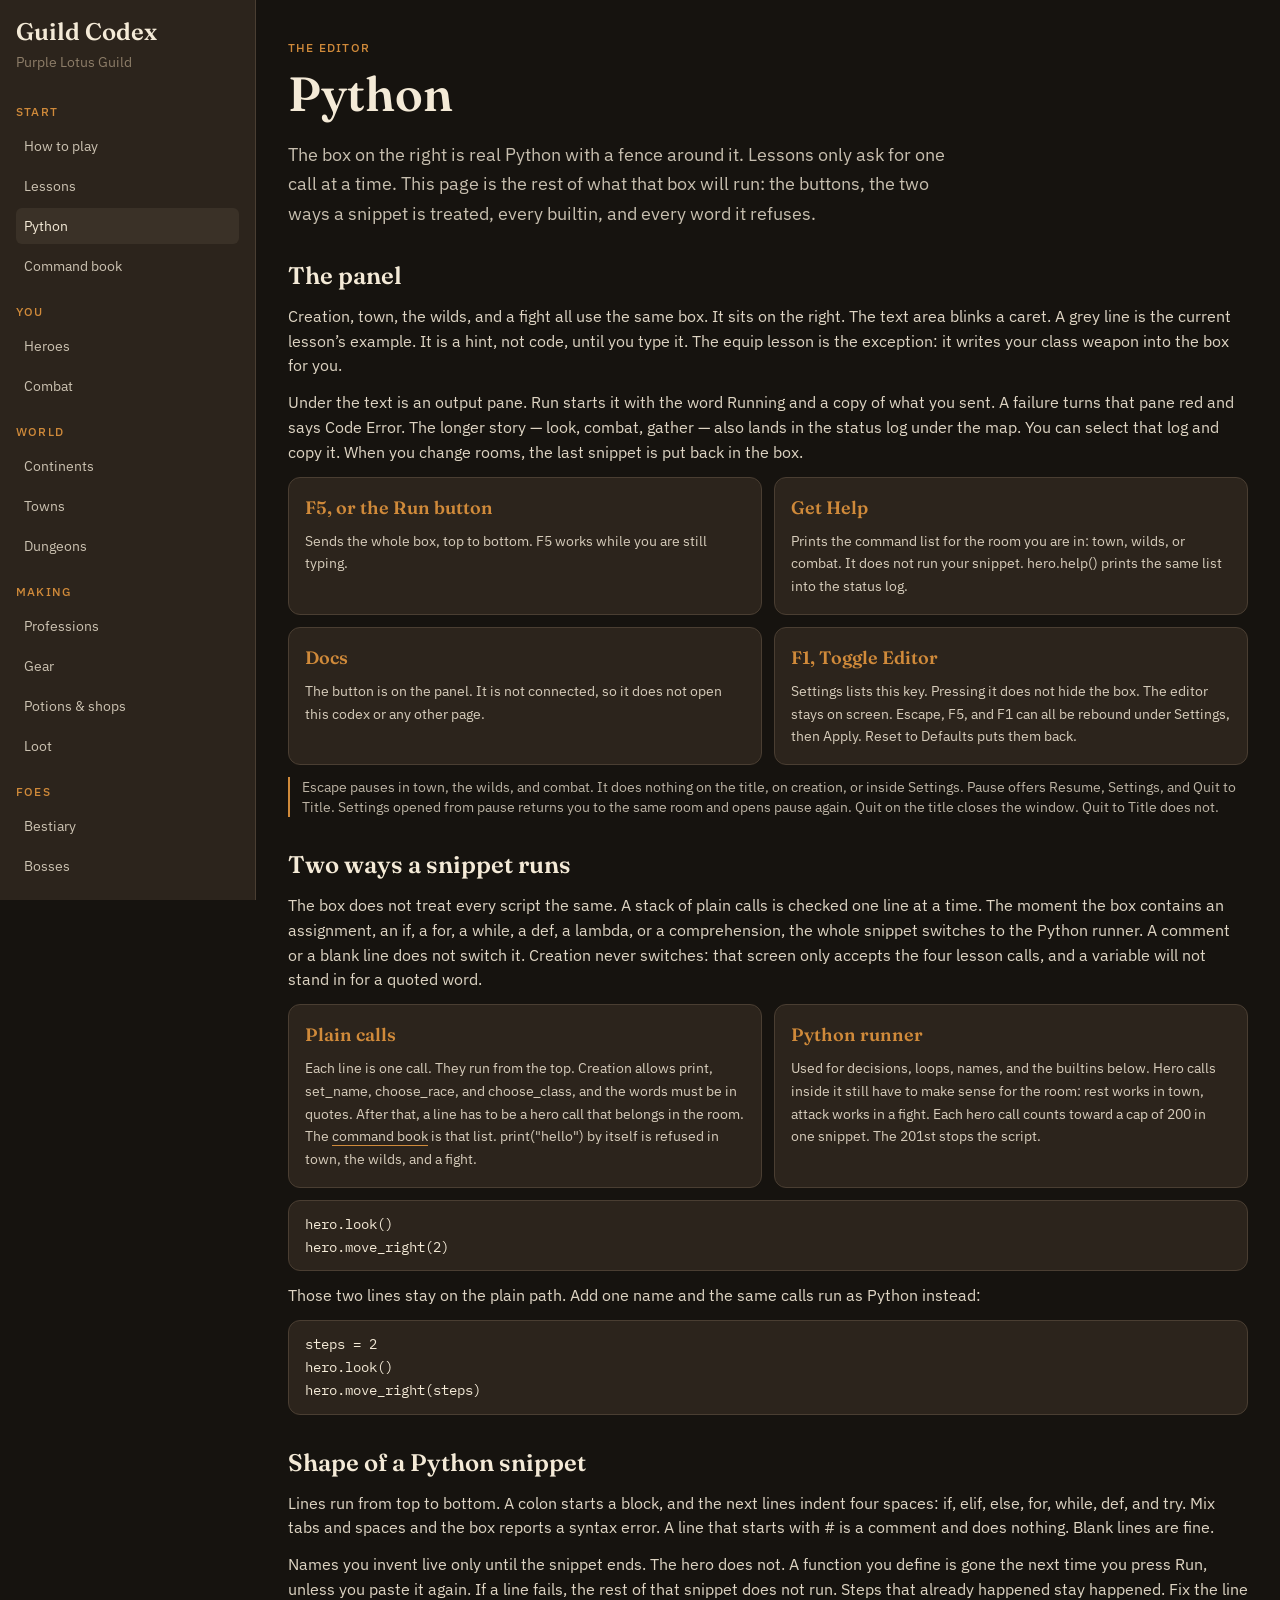
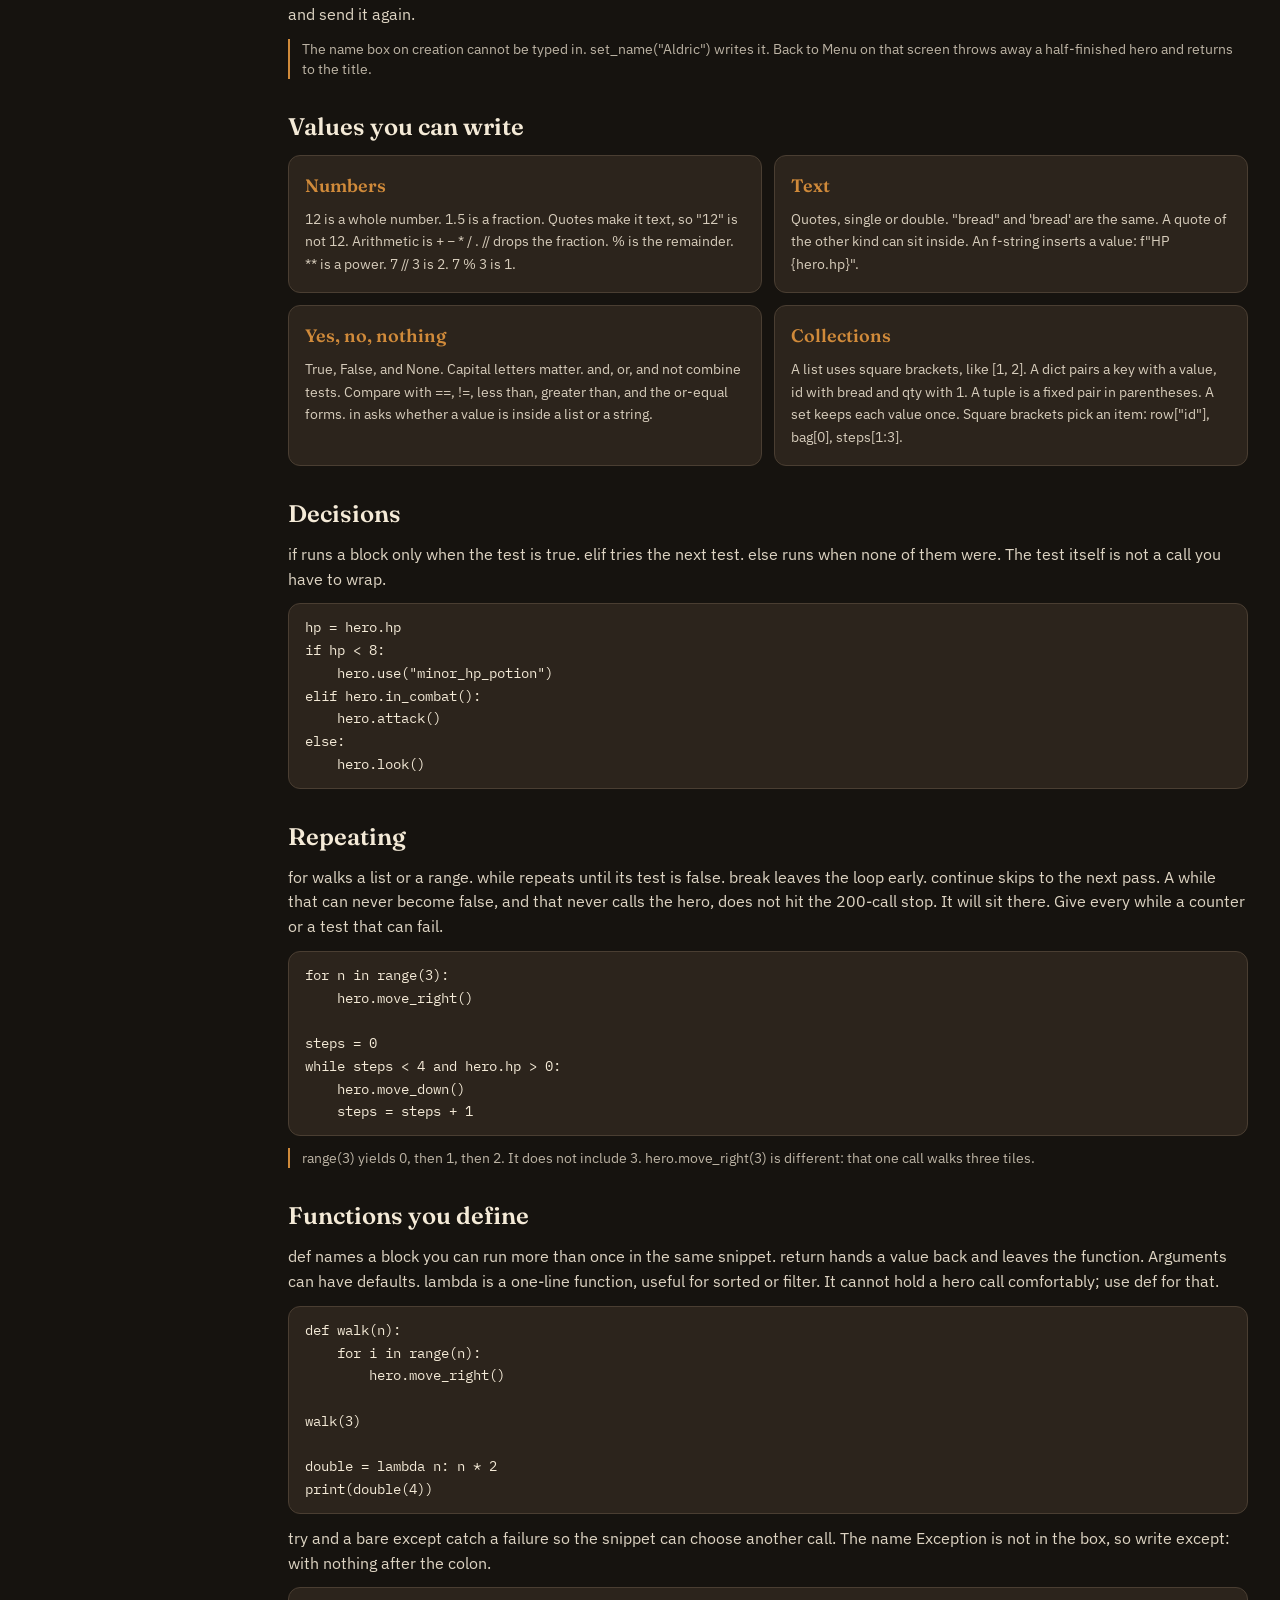
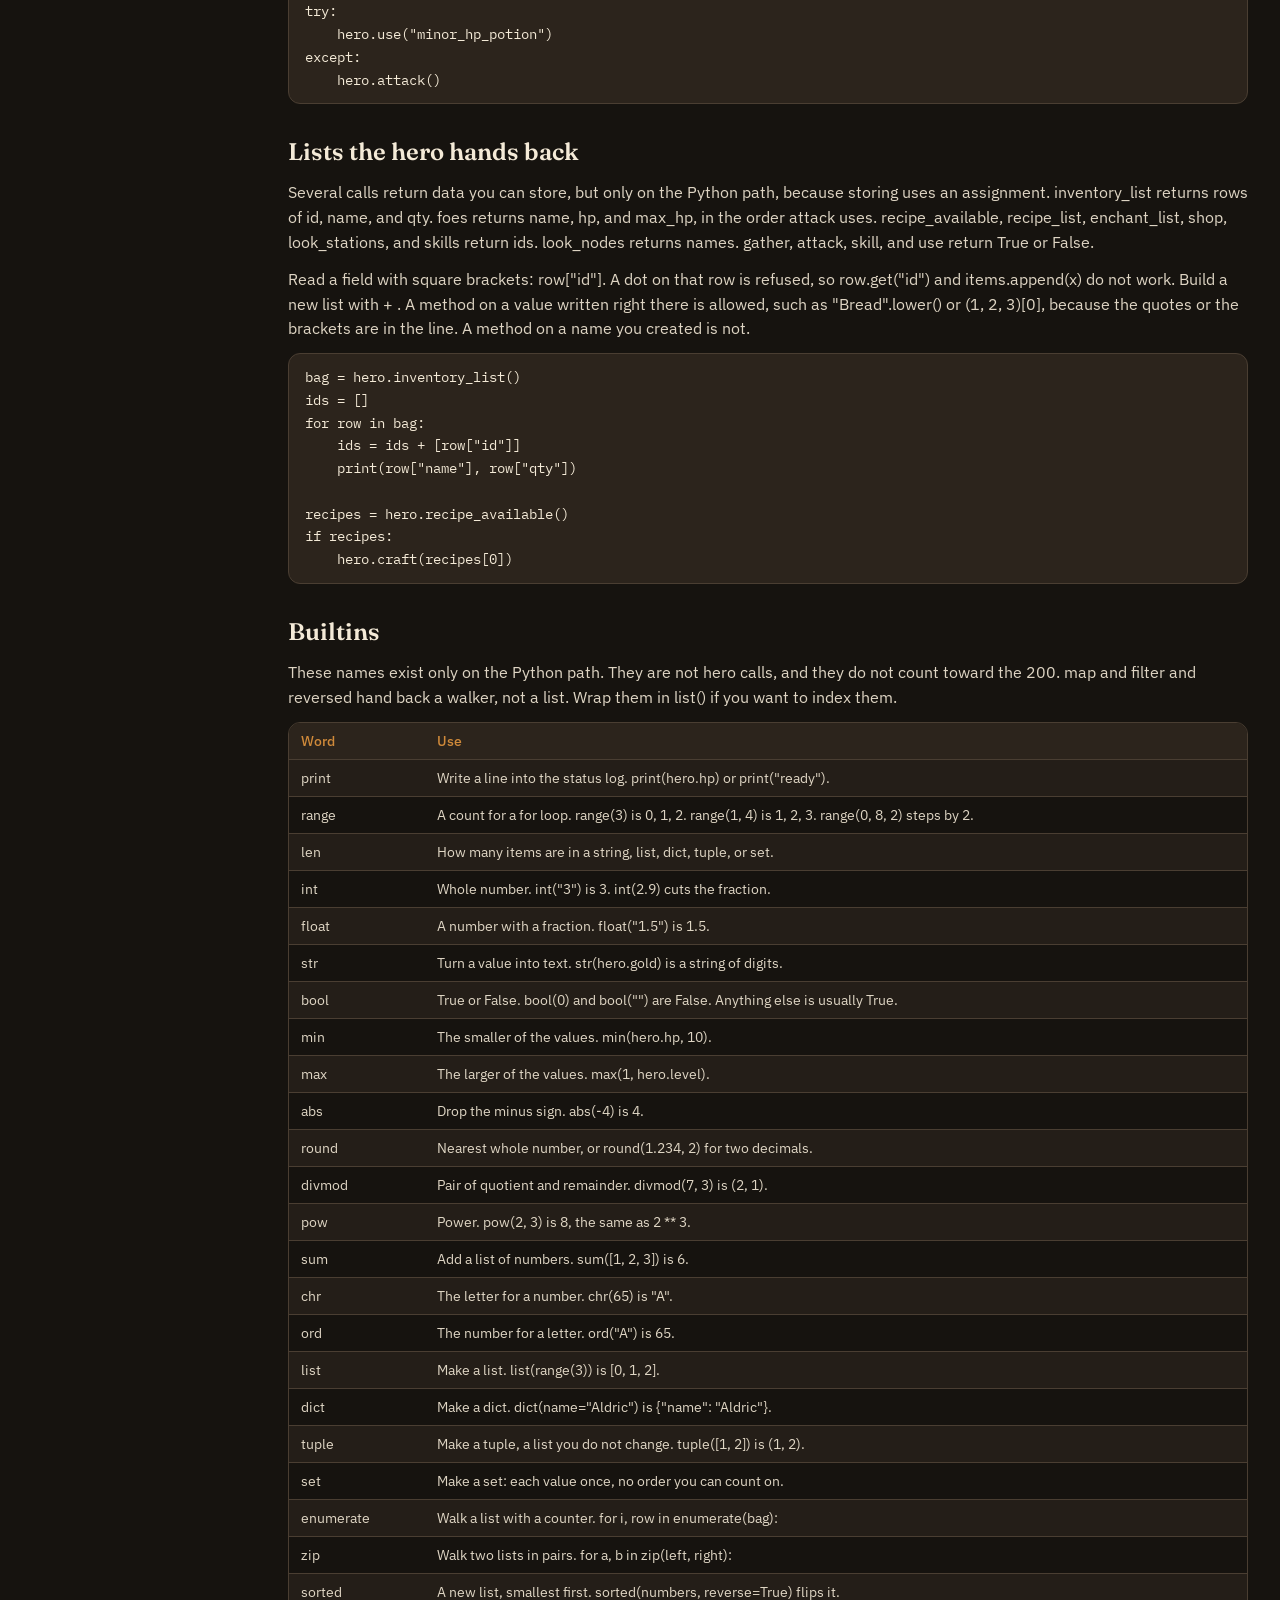
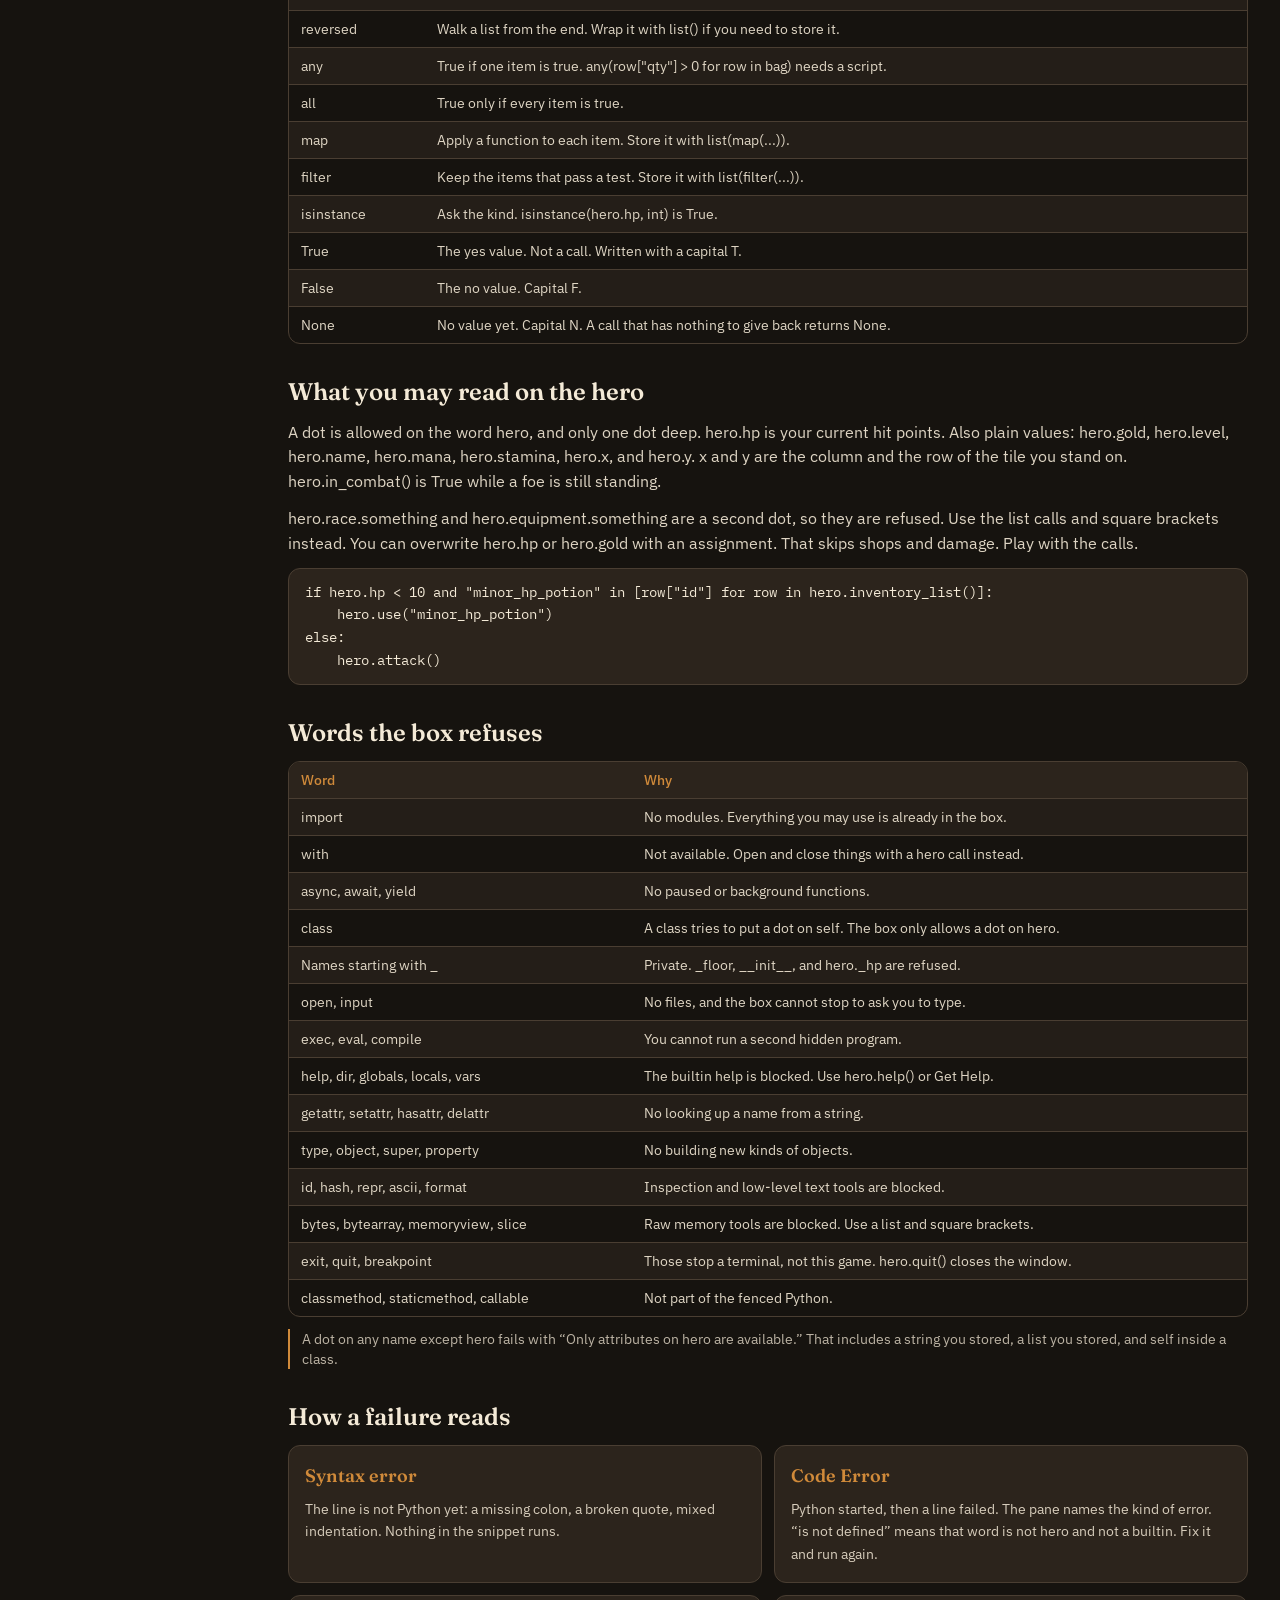
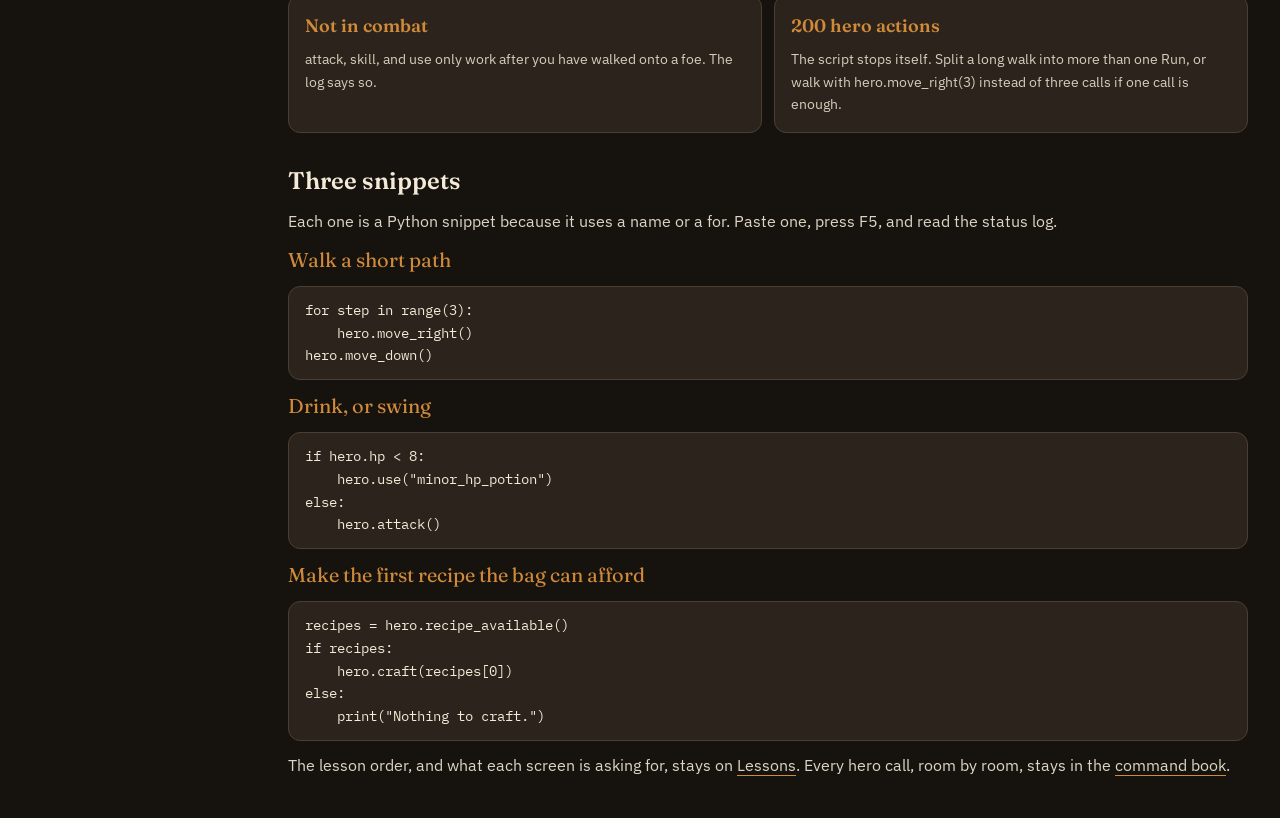
<file: language/index.html>
<!DOCTYPE html><html lang="en"><head><meta name="twitter:card" content="summary_large_image"><meta property="og:title" content="Guild Codex"><meta charSet="utf-8"/><meta name="viewport" content="width=device-width, initial-scale=1"/><link rel="stylesheet" href="../assets/styles-CVr9-Vob.css" data-precedence="default"/><link rel="stylesheet" href="https://fonts.googleapis.com/css2?family=Fraunces:opsz,wght@9..144,560;9..144,680&amp;family=IBM+Plex+Mono:wght@400;500&amp;family=IBM+Plex+Sans:ital,wght@0,400;0,500;0,600;1,400&amp;display=swap" data-precedence="default"/><title>Guild Codex</title><meta name="description" content="Field guide for Purple Lotus Guild — how to play, the Python you type, heroes, continents, monsters, and bosses."/><meta name="theme-color" content="#16130f"/><link rel="icon" type="image/svg+xml" href="../favicon.svg"/><meta name="apple-mobile-web-app-title" content="Guild Codex"><meta name="apple-mobile-web-app-status-bar-style" content="black"></head><body><!--$--><div class="min-h-screen bg-ink text-paper"><div class="mx-auto flex max-w-7xl"><aside class="sticky top-0 h-screen w-64 shrink-0 overflow-y-auto border-r border-line bg-bark px-4 py-5"><a class="block font-display text-2xl font-semibold leading-none" href="../index.html">Guild Codex</a><p class="mt-2 text-sm text-muted">Purple Lotus Guild</p><nav class="mt-8 space-y-5"><div><p class="mb-2 text-xs font-medium uppercase tracking-widest text-bronze">Start</p><ul class="space-y-1"><li><a class="block rounded-md px-2 py-2 text-sm text-paper/80 hover:bg-panel/70 hover:text-paper" href="../index.html">How to play</a></li><li><a class="block rounded-md px-2 py-2 text-sm text-paper/80 hover:bg-panel/70 hover:text-paper" href="../python/index.html">Lessons</a></li><li><a class="block rounded-md px-2 py-2 text-sm bg-panel text-paper active" href="../language/index.html" data-status="active" aria-current="page">Python</a></li><li><a class="block rounded-md px-2 py-2 text-sm text-paper/80 hover:bg-panel/70 hover:text-paper" href="../commands/index.html">Command book</a></li></ul></div><div><p class="mb-2 text-xs font-medium uppercase tracking-widest text-bronze">You</p><ul class="space-y-1"><li><a class="block rounded-md px-2 py-2 text-sm text-paper/80 hover:bg-panel/70 hover:text-paper" href="../hero/index.html">Heroes</a></li><li><a class="block rounded-md px-2 py-2 text-sm text-paper/80 hover:bg-panel/70 hover:text-paper" href="../combat/index.html">Combat</a></li></ul></div><div><p class="mb-2 text-xs font-medium uppercase tracking-widest text-bronze">World</p><ul class="space-y-1"><li><a class="block rounded-md px-2 py-2 text-sm text-paper/80 hover:bg-panel/70 hover:text-paper" href="../world/index.html">Continents</a></li><li><a class="block rounded-md px-2 py-2 text-sm text-paper/80 hover:bg-panel/70 hover:text-paper" href="../towns/index.html">Towns</a></li><li><a class="block rounded-md px-2 py-2 text-sm text-paper/80 hover:bg-panel/70 hover:text-paper" href="../dungeons/index.html">Dungeons</a></li></ul></div><div><p class="mb-2 text-xs font-medium uppercase tracking-widest text-bronze">Making</p><ul class="space-y-1"><li><a class="block rounded-md px-2 py-2 text-sm text-paper/80 hover:bg-panel/70 hover:text-paper" href="../crafts/index.html">Professions</a></li><li><a class="block rounded-md px-2 py-2 text-sm text-paper/80 hover:bg-panel/70 hover:text-paper" href="../gear/index.html">Gear</a></li><li><a class="block rounded-md px-2 py-2 text-sm text-paper/80 hover:bg-panel/70 hover:text-paper" href="../goods/index.html">Potions &amp; shops</a></li><li><a class="block rounded-md px-2 py-2 text-sm text-paper/80 hover:bg-panel/70 hover:text-paper" href="../loot/index.html">Loot</a></li></ul></div><div><p class="mb-2 text-xs font-medium uppercase tracking-widest text-bronze">Foes</p><ul class="space-y-1"><li><a class="block rounded-md px-2 py-2 text-sm text-paper/80 hover:bg-panel/70 hover:text-paper" href="../bestiary/index.html">Bestiary</a></li><li><a class="block rounded-md px-2 py-2 text-sm text-paper/80 hover:bg-panel/70 hover:text-paper" href="../bosses/index.html">Bosses</a></li></ul></div></nav></aside><main class="min-w-0 flex-1 px-4 py-6 md:px-8 md:py-10"><article class="max-w-6xl"><p class="text-xs font-medium uppercase tracking-widest text-bronze">The editor</p><h1 class="mt-2 font-display text-4xl font-semibold leading-tight text-paper md:text-5xl">Python</h1><p class="mt-4 max-w-2xl text-lg leading-relaxed text-paper/80">The box on the right is real Python with a fence around it. Lessons only ask for one call at a time. This page is the rest of what that box will run: the buttons, the two ways a snippet is treated, every builtin, and every word it refuses.</p><div class="mt-8 space-y-8"><section><h2 class="font-display text-2xl font-semibold text-paper">The panel</h2><div class="mt-3 space-y-3 text-paper/90"><p>Creation, town, the wilds, and a fight all use the same box. It sits on the right. The text area blinks a caret. A grey line is the current lesson’s example. It is a hint, not code, until you type it. The equip lesson is the exception: it writes your class weapon into the box for you.</p><p>Under the text is an output pane. Run starts it with the word Running and a copy of what you sent. A failure turns that pane red and says Code Error. The longer story — look, combat, gather — also lands in the status log under the map. You can select that log and copy it. When you change rooms, the last snippet is put back in the box.</p><div class="grid gap-3 sm:grid-cols-2"><div class="rounded-card border border-line bg-bark px-4 py-4"><h3 class="font-display text-lg font-semibold text-bronze">F5, or the Run button</h3><div class="mt-2 space-y-2 text-sm leading-relaxed text-paper/85">Sends the whole box, top to bottom. F5 works while you are still typing.</div></div><div class="rounded-card border border-line bg-bark px-4 py-4"><h3 class="font-display text-lg font-semibold text-bronze">Get Help</h3><div class="mt-2 space-y-2 text-sm leading-relaxed text-paper/85">Prints the command list for the room you are in: town, wilds, or combat. It does not run your snippet. hero.help() prints the same list into the status log.</div></div><div class="rounded-card border border-line bg-bark px-4 py-4"><h3 class="font-display text-lg font-semibold text-bronze">Docs</h3><div class="mt-2 space-y-2 text-sm leading-relaxed text-paper/85">The button is on the panel. It is not connected, so it does not open this codex or any other page.</div></div><div class="rounded-card border border-line bg-bark px-4 py-4"><h3 class="font-display text-lg font-semibold text-bronze">F1, Toggle Editor</h3><div class="mt-2 space-y-2 text-sm leading-relaxed text-paper/85">Settings lists this key. Pressing it does not hide the box. The editor stays on screen. Escape, F5, and F1 can all be rebound under Settings, then Apply. Reset to Defaults puts them back.</div></div></div><p class="border-l-2 border-bronze pl-3 text-sm text-paper/75">Escape pauses in town, the wilds, and combat. It does nothing on the title, on creation, or inside Settings. Pause offers Resume, Settings, and Quit to Title. Settings opened from pause returns you to the same room and opens pause again. Quit on the title closes the window. Quit to Title does not.</p></div></section><section><h2 class="font-display text-2xl font-semibold text-paper">Two ways a snippet runs</h2><div class="mt-3 space-y-3 text-paper/90"><p>The box does not treat every script the same. A stack of plain calls is checked one line at a time. The moment the box contains an assignment, an if, a for, a while, a def, a lambda, or a comprehension, the whole snippet switches to the Python runner. A comment or a blank line does not switch it. Creation never switches: that screen only accepts the four lesson calls, and a variable will not stand in for a quoted word.</p><div class="grid gap-3 sm:grid-cols-2"><div class="rounded-card border border-line bg-bark px-4 py-4"><h3 class="font-display text-lg font-semibold text-bronze">Plain calls</h3><div class="mt-2 space-y-2 text-sm leading-relaxed text-paper/85">Each line is one call. They run from the top. Creation allows print, set_name, choose_race, and choose_class, and the words must be in quotes. After that, a line has to be a hero call that belongs in the room. The<!-- --> <a class="underline decoration-bronze underline-offset-4" href="../commands/index.html">command book</a> <!-- -->is that list. print(&quot;hello&quot;) by itself is refused in town, the wilds, and a fight.</div></div><div class="rounded-card border border-line bg-bark px-4 py-4"><h3 class="font-display text-lg font-semibold text-bronze">Python runner</h3><div class="mt-2 space-y-2 text-sm leading-relaxed text-paper/85">Used for decisions, loops, names, and the builtins below. Hero calls inside it still have to make sense for the room: rest works in town, attack works in a fight. Each hero call counts toward a cap of 200 in one snippet. The 201st stops the script.</div></div></div><pre class="overflow-x-auto rounded-card border border-line bg-bark px-4 py-3 font-mono text-sm leading-relaxed text-paper"><code>hero.look()
hero.move_right(2)</code></pre><p>Those two lines stay on the plain path. Add one name and the same calls run as Python instead:</p><pre class="overflow-x-auto rounded-card border border-line bg-bark px-4 py-3 font-mono text-sm leading-relaxed text-paper"><code>steps = 2
hero.look()
hero.move_right(steps)</code></pre></div></section><section><h2 class="font-display text-2xl font-semibold text-paper">Shape of a Python snippet</h2><div class="mt-3 space-y-3 text-paper/90"><p>Lines run from top to bottom. A colon starts a block, and the next lines indent four spaces: if, elif, else, for, while, def, and try. Mix tabs and spaces and the box reports a syntax error. A line that starts with # is a comment and does nothing. Blank lines are fine.</p><p>Names you invent live only until the snippet ends. The hero does not. A function you define is gone the next time you press Run, unless you paste it again. If a line fails, the rest of that snippet does not run. Steps that already happened stay happened. Fix the line and send it again.</p><p class="border-l-2 border-bronze pl-3 text-sm text-paper/75">The name box on creation cannot be typed in. set_name(&quot;Aldric&quot;) writes it. Back to Menu on that screen throws away a half-finished hero and returns to the title.</p></div></section><section><h2 class="font-display text-2xl font-semibold text-paper">Values you can write</h2><div class="mt-3 space-y-3 text-paper/90"><div class="grid gap-3 sm:grid-cols-2"><div class="rounded-card border border-line bg-bark px-4 py-4"><h3 class="font-display text-lg font-semibold text-bronze">Numbers</h3><div class="mt-2 space-y-2 text-sm leading-relaxed text-paper/85">12 is a whole number. 1.5 is a fraction. Quotes make it text, so &quot;12&quot; is not 12. Arithmetic is + − * / . // drops the fraction. % is the remainder. ** is a power. 7 // 3 is 2. 7 % 3 is 1.</div></div><div class="rounded-card border border-line bg-bark px-4 py-4"><h3 class="font-display text-lg font-semibold text-bronze">Text</h3><div class="mt-2 space-y-2 text-sm leading-relaxed text-paper/85">Quotes, single or double. &quot;bread&quot; and &#x27;bread&#x27; are the same. A quote of the other kind can sit inside. An f-string inserts a value: f&quot;HP <!-- -->{hero.hp}<!-- -->&quot;.</div></div><div class="rounded-card border border-line bg-bark px-4 py-4"><h3 class="font-display text-lg font-semibold text-bronze">Yes, no, nothing</h3><div class="mt-2 space-y-2 text-sm leading-relaxed text-paper/85">True, False, and None. Capital letters matter. and, or, and not combine tests. Compare with ==, !=, less than, greater than, and the or-equal forms. in asks whether a value is inside a list or a string.</div></div><div class="rounded-card border border-line bg-bark px-4 py-4"><h3 class="font-display text-lg font-semibold text-bronze">Collections</h3><div class="mt-2 space-y-2 text-sm leading-relaxed text-paper/85">A list uses square brackets, like [1, 2]. A dict pairs a key with a value, id with bread and qty with 1. A tuple is a fixed pair in parentheses. A set keeps each value once. Square brackets pick an item: row[&quot;id&quot;], bag[0], steps[1:3].</div></div></div></div></section><section><h2 class="font-display text-2xl font-semibold text-paper">Decisions</h2><div class="mt-3 space-y-3 text-paper/90"><p>if runs a block only when the test is true. elif tries the next test. else runs when none of them were. The test itself is not a call you have to wrap.</p><pre class="overflow-x-auto rounded-card border border-line bg-bark px-4 py-3 font-mono text-sm leading-relaxed text-paper"><code>hp = hero.hp
if hp &lt; 8:
    hero.use(&quot;minor_hp_potion&quot;)
elif hero.in_combat():
    hero.attack()
else:
    hero.look()</code></pre></div></section><section><h2 class="font-display text-2xl font-semibold text-paper">Repeating</h2><div class="mt-3 space-y-3 text-paper/90"><p>for walks a list or a range. while repeats until its test is false. break leaves the loop early. continue skips to the next pass. A while that can never become false, and that never calls the hero, does not hit the 200-call stop. It will sit there. Give every while a counter or a test that can fail.</p><pre class="overflow-x-auto rounded-card border border-line bg-bark px-4 py-3 font-mono text-sm leading-relaxed text-paper"><code>for n in range(3):
    hero.move_right()

steps = 0
while steps &lt; 4 and hero.hp &gt; 0:
    hero.move_down()
    steps = steps + 1</code></pre><p class="border-l-2 border-bronze pl-3 text-sm text-paper/75">range(3) yields 0, then 1, then 2. It does not include 3. hero.move_right(3) is different: that one call walks three tiles.</p></div></section><section><h2 class="font-display text-2xl font-semibold text-paper">Functions you define</h2><div class="mt-3 space-y-3 text-paper/90"><p>def names a block you can run more than once in the same snippet. return hands a value back and leaves the function. Arguments can have defaults. lambda is a one-line function, useful for sorted or filter. It cannot hold a hero call comfortably; use def for that.</p><pre class="overflow-x-auto rounded-card border border-line bg-bark px-4 py-3 font-mono text-sm leading-relaxed text-paper"><code>def walk(n):
    for i in range(n):
        hero.move_right()

walk(3)

double = lambda n: n * 2
print(double(4))</code></pre><p>try and a bare except catch a failure so the snippet can choose another call. The name Exception is not in the box, so write except: with nothing after the colon.</p><pre class="overflow-x-auto rounded-card border border-line bg-bark px-4 py-3 font-mono text-sm leading-relaxed text-paper"><code>try:
    hero.use(&quot;minor_hp_potion&quot;)
except:
    hero.attack()</code></pre></div></section><section><h2 class="font-display text-2xl font-semibold text-paper">Lists the hero hands back</h2><div class="mt-3 space-y-3 text-paper/90"><p>Several calls return data you can store, but only on the Python path, because storing uses an assignment. inventory_list returns rows of id, name, and qty. foes returns name, hp, and max_hp, in the order attack uses. recipe_available, recipe_list, enchant_list, shop, look_stations, and skills return ids. look_nodes returns names. gather, attack, skill, and use return True or False.</p><p>Read a field with square brackets: row[&quot;id&quot;]. A dot on that row is refused, so row.get(&quot;id&quot;) and items.append(x) do not work. Build a new list with + . A method on a value written right there is allowed, such as &quot;Bread&quot;.lower() or (1, 2, 3)[0], because the quotes or the brackets are in the line. A method on a name you created is not.</p><pre class="overflow-x-auto rounded-card border border-line bg-bark px-4 py-3 font-mono text-sm leading-relaxed text-paper"><code>bag = hero.inventory_list()
ids = []
for row in bag:
    ids = ids + [row[&quot;id&quot;]]
    print(row[&quot;name&quot;], row[&quot;qty&quot;])

recipes = hero.recipe_available()
if recipes:
    hero.craft(recipes[0])</code></pre></div></section><section><h2 class="font-display text-2xl font-semibold text-paper">Builtins</h2><div class="mt-3 space-y-3 text-paper/90"><p>These names exist only on the Python path. They are not hero calls, and they do not count toward the 200. map and filter and reversed hand back a walker, not a list. Wrap them in list() if you want to index them.</p><div class="overflow-x-auto rounded-card border border-line"><table class="w-full min-w-xl border-collapse text-left text-sm"><thead class="bg-bark text-bronze"><tr><th class="px-3 py-2 font-medium">Word</th><th class="px-3 py-2 font-medium">Use</th></tr></thead><tbody><tr class="border-t border-line odd:bg-panel/40"><td class="px-3 py-2 align-top text-paper/90">print</td><td class="px-3 py-2 align-top text-paper/90">Write a line into the status log. print(hero.hp) or print(&quot;ready&quot;).</td></tr><tr class="border-t border-line odd:bg-panel/40"><td class="px-3 py-2 align-top text-paper/90">range</td><td class="px-3 py-2 align-top text-paper/90">A count for a for loop. range(3) is 0, 1, 2. range(1, 4) is 1, 2, 3. range(0, 8, 2) steps by 2.</td></tr><tr class="border-t border-line odd:bg-panel/40"><td class="px-3 py-2 align-top text-paper/90">len</td><td class="px-3 py-2 align-top text-paper/90">How many items are in a string, list, dict, tuple, or set.</td></tr><tr class="border-t border-line odd:bg-panel/40"><td class="px-3 py-2 align-top text-paper/90">int</td><td class="px-3 py-2 align-top text-paper/90">Whole number. int(&quot;3&quot;) is 3. int(2.9) cuts the fraction.</td></tr><tr class="border-t border-line odd:bg-panel/40"><td class="px-3 py-2 align-top text-paper/90">float</td><td class="px-3 py-2 align-top text-paper/90">A number with a fraction. float(&quot;1.5&quot;) is 1.5.</td></tr><tr class="border-t border-line odd:bg-panel/40"><td class="px-3 py-2 align-top text-paper/90">str</td><td class="px-3 py-2 align-top text-paper/90">Turn a value into text. str(hero.gold) is a string of digits.</td></tr><tr class="border-t border-line odd:bg-panel/40"><td class="px-3 py-2 align-top text-paper/90">bool</td><td class="px-3 py-2 align-top text-paper/90">True or False. bool(0) and bool(&quot;&quot;) are False. Anything else is usually True.</td></tr><tr class="border-t border-line odd:bg-panel/40"><td class="px-3 py-2 align-top text-paper/90">min</td><td class="px-3 py-2 align-top text-paper/90">The smaller of the values. min(hero.hp, 10).</td></tr><tr class="border-t border-line odd:bg-panel/40"><td class="px-3 py-2 align-top text-paper/90">max</td><td class="px-3 py-2 align-top text-paper/90">The larger of the values. max(1, hero.level).</td></tr><tr class="border-t border-line odd:bg-panel/40"><td class="px-3 py-2 align-top text-paper/90">abs</td><td class="px-3 py-2 align-top text-paper/90">Drop the minus sign. abs(-4) is 4.</td></tr><tr class="border-t border-line odd:bg-panel/40"><td class="px-3 py-2 align-top text-paper/90">round</td><td class="px-3 py-2 align-top text-paper/90">Nearest whole number, or round(1.234, 2) for two decimals.</td></tr><tr class="border-t border-line odd:bg-panel/40"><td class="px-3 py-2 align-top text-paper/90">divmod</td><td class="px-3 py-2 align-top text-paper/90">Pair of quotient and remainder. divmod(7, 3) is (2, 1).</td></tr><tr class="border-t border-line odd:bg-panel/40"><td class="px-3 py-2 align-top text-paper/90">pow</td><td class="px-3 py-2 align-top text-paper/90">Power. pow(2, 3) is 8, the same as 2 ** 3.</td></tr><tr class="border-t border-line odd:bg-panel/40"><td class="px-3 py-2 align-top text-paper/90">sum</td><td class="px-3 py-2 align-top text-paper/90">Add a list of numbers. sum([1, 2, 3]) is 6.</td></tr><tr class="border-t border-line odd:bg-panel/40"><td class="px-3 py-2 align-top text-paper/90">chr</td><td class="px-3 py-2 align-top text-paper/90">The letter for a number. chr(65) is &quot;A&quot;.</td></tr><tr class="border-t border-line odd:bg-panel/40"><td class="px-3 py-2 align-top text-paper/90">ord</td><td class="px-3 py-2 align-top text-paper/90">The number for a letter. ord(&quot;A&quot;) is 65.</td></tr><tr class="border-t border-line odd:bg-panel/40"><td class="px-3 py-2 align-top text-paper/90">list</td><td class="px-3 py-2 align-top text-paper/90">Make a list. list(range(3)) is [0, 1, 2].</td></tr><tr class="border-t border-line odd:bg-panel/40"><td class="px-3 py-2 align-top text-paper/90">dict</td><td class="px-3 py-2 align-top text-paper/90">Make a dict. dict(name=&quot;Aldric&quot;) is {&quot;name&quot;: &quot;Aldric&quot;}.</td></tr><tr class="border-t border-line odd:bg-panel/40"><td class="px-3 py-2 align-top text-paper/90">tuple</td><td class="px-3 py-2 align-top text-paper/90">Make a tuple, a list you do not change. tuple([1, 2]) is (1, 2).</td></tr><tr class="border-t border-line odd:bg-panel/40"><td class="px-3 py-2 align-top text-paper/90">set</td><td class="px-3 py-2 align-top text-paper/90">Make a set: each value once, no order you can count on.</td></tr><tr class="border-t border-line odd:bg-panel/40"><td class="px-3 py-2 align-top text-paper/90">enumerate</td><td class="px-3 py-2 align-top text-paper/90">Walk a list with a counter. for i, row in enumerate(bag):</td></tr><tr class="border-t border-line odd:bg-panel/40"><td class="px-3 py-2 align-top text-paper/90">zip</td><td class="px-3 py-2 align-top text-paper/90">Walk two lists in pairs. for a, b in zip(left, right):</td></tr><tr class="border-t border-line odd:bg-panel/40"><td class="px-3 py-2 align-top text-paper/90">sorted</td><td class="px-3 py-2 align-top text-paper/90">A new list, smallest first. sorted(numbers, reverse=True) flips it.</td></tr><tr class="border-t border-line odd:bg-panel/40"><td class="px-3 py-2 align-top text-paper/90">reversed</td><td class="px-3 py-2 align-top text-paper/90">Walk a list from the end. Wrap it with list() if you need to store it.</td></tr><tr class="border-t border-line odd:bg-panel/40"><td class="px-3 py-2 align-top text-paper/90">any</td><td class="px-3 py-2 align-top text-paper/90">True if one item is true. any(row[&quot;qty&quot;] &gt; 0 for row in bag) needs a script.</td></tr><tr class="border-t border-line odd:bg-panel/40"><td class="px-3 py-2 align-top text-paper/90">all</td><td class="px-3 py-2 align-top text-paper/90">True only if every item is true.</td></tr><tr class="border-t border-line odd:bg-panel/40"><td class="px-3 py-2 align-top text-paper/90">map</td><td class="px-3 py-2 align-top text-paper/90">Apply a function to each item. Store it with list(map(...)).</td></tr><tr class="border-t border-line odd:bg-panel/40"><td class="px-3 py-2 align-top text-paper/90">filter</td><td class="px-3 py-2 align-top text-paper/90">Keep the items that pass a test. Store it with list(filter(...)).</td></tr><tr class="border-t border-line odd:bg-panel/40"><td class="px-3 py-2 align-top text-paper/90">isinstance</td><td class="px-3 py-2 align-top text-paper/90">Ask the kind. isinstance(hero.hp, int) is True.</td></tr><tr class="border-t border-line odd:bg-panel/40"><td class="px-3 py-2 align-top text-paper/90">True</td><td class="px-3 py-2 align-top text-paper/90">The yes value. Not a call. Written with a capital T.</td></tr><tr class="border-t border-line odd:bg-panel/40"><td class="px-3 py-2 align-top text-paper/90">False</td><td class="px-3 py-2 align-top text-paper/90">The no value. Capital F.</td></tr><tr class="border-t border-line odd:bg-panel/40"><td class="px-3 py-2 align-top text-paper/90">None</td><td class="px-3 py-2 align-top text-paper/90">No value yet. Capital N. A call that has nothing to give back returns None.</td></tr></tbody></table></div></div></section><section><h2 class="font-display text-2xl font-semibold text-paper">What you may read on the hero</h2><div class="mt-3 space-y-3 text-paper/90"><p>A dot is allowed on the word hero, and only one dot deep. hero.hp is your current hit points. Also plain values: hero.gold, hero.level, hero.name, hero.mana, hero.stamina, hero.x, and hero.y. x and y are the column and the row of the tile you stand on. hero.in_combat() is True while a foe is still standing.</p><p>hero.race.something and hero.equipment.something are a second dot, so they are refused. Use the list calls and square brackets instead. You can overwrite hero.hp or hero.gold with an assignment. That skips shops and damage. Play with the calls.</p><pre class="overflow-x-auto rounded-card border border-line bg-bark px-4 py-3 font-mono text-sm leading-relaxed text-paper"><code>if hero.hp &lt; 10 and &quot;minor_hp_potion&quot; in [row[&quot;id&quot;] for row in hero.inventory_list()]:
    hero.use(&quot;minor_hp_potion&quot;)
else:
    hero.attack()</code></pre></div></section><section><h2 class="font-display text-2xl font-semibold text-paper">Words the box refuses</h2><div class="mt-3 space-y-3 text-paper/90"><div class="overflow-x-auto rounded-card border border-line"><table class="w-full min-w-xl border-collapse text-left text-sm"><thead class="bg-bark text-bronze"><tr><th class="px-3 py-2 font-medium">Word</th><th class="px-3 py-2 font-medium">Why</th></tr></thead><tbody><tr class="border-t border-line odd:bg-panel/40"><td class="px-3 py-2 align-top text-paper/90">import</td><td class="px-3 py-2 align-top text-paper/90">No modules. Everything you may use is already in the box.</td></tr><tr class="border-t border-line odd:bg-panel/40"><td class="px-3 py-2 align-top text-paper/90">with</td><td class="px-3 py-2 align-top text-paper/90">Not available. Open and close things with a hero call instead.</td></tr><tr class="border-t border-line odd:bg-panel/40"><td class="px-3 py-2 align-top text-paper/90">async, await, yield</td><td class="px-3 py-2 align-top text-paper/90">No paused or background functions.</td></tr><tr class="border-t border-line odd:bg-panel/40"><td class="px-3 py-2 align-top text-paper/90">class</td><td class="px-3 py-2 align-top text-paper/90">A class tries to put a dot on self. The box only allows a dot on hero.</td></tr><tr class="border-t border-line odd:bg-panel/40"><td class="px-3 py-2 align-top text-paper/90">Names starting with _</td><td class="px-3 py-2 align-top text-paper/90">Private. _floor, __init__, and hero._hp are refused.</td></tr><tr class="border-t border-line odd:bg-panel/40"><td class="px-3 py-2 align-top text-paper/90">open, input</td><td class="px-3 py-2 align-top text-paper/90">No files, and the box cannot stop to ask you to type.</td></tr><tr class="border-t border-line odd:bg-panel/40"><td class="px-3 py-2 align-top text-paper/90">exec, eval, compile</td><td class="px-3 py-2 align-top text-paper/90">You cannot run a second hidden program.</td></tr><tr class="border-t border-line odd:bg-panel/40"><td class="px-3 py-2 align-top text-paper/90">help, dir, globals, locals, vars</td><td class="px-3 py-2 align-top text-paper/90">The builtin help is blocked. Use hero.help() or Get Help.</td></tr><tr class="border-t border-line odd:bg-panel/40"><td class="px-3 py-2 align-top text-paper/90">getattr, setattr, hasattr, delattr</td><td class="px-3 py-2 align-top text-paper/90">No looking up a name from a string.</td></tr><tr class="border-t border-line odd:bg-panel/40"><td class="px-3 py-2 align-top text-paper/90">type, object, super, property</td><td class="px-3 py-2 align-top text-paper/90">No building new kinds of objects.</td></tr><tr class="border-t border-line odd:bg-panel/40"><td class="px-3 py-2 align-top text-paper/90">id, hash, repr, ascii, format</td><td class="px-3 py-2 align-top text-paper/90">Inspection and low-level text tools are blocked.</td></tr><tr class="border-t border-line odd:bg-panel/40"><td class="px-3 py-2 align-top text-paper/90">bytes, bytearray, memoryview, slice</td><td class="px-3 py-2 align-top text-paper/90">Raw memory tools are blocked. Use a list and square brackets.</td></tr><tr class="border-t border-line odd:bg-panel/40"><td class="px-3 py-2 align-top text-paper/90">exit, quit, breakpoint</td><td class="px-3 py-2 align-top text-paper/90">Those stop a terminal, not this game. hero.quit() closes the window.</td></tr><tr class="border-t border-line odd:bg-panel/40"><td class="px-3 py-2 align-top text-paper/90">classmethod, staticmethod, callable</td><td class="px-3 py-2 align-top text-paper/90">Not part of the fenced Python.</td></tr></tbody></table></div><p class="border-l-2 border-bronze pl-3 text-sm text-paper/75">A dot on any name except hero fails with “Only attributes on hero are available.” That includes a string you stored, a list you stored, and self inside a class.</p></div></section><section><h2 class="font-display text-2xl font-semibold text-paper">How a failure reads</h2><div class="mt-3 space-y-3 text-paper/90"><div class="grid gap-3 sm:grid-cols-2"><div class="rounded-card border border-line bg-bark px-4 py-4"><h3 class="font-display text-lg font-semibold text-bronze">Syntax error</h3><div class="mt-2 space-y-2 text-sm leading-relaxed text-paper/85">The line is not Python yet: a missing colon, a broken quote, mixed indentation. Nothing in the snippet runs.</div></div><div class="rounded-card border border-line bg-bark px-4 py-4"><h3 class="font-display text-lg font-semibold text-bronze">Code Error</h3><div class="mt-2 space-y-2 text-sm leading-relaxed text-paper/85">Python started, then a line failed. The pane names the kind of error. “is not defined” means that word is not hero and not a builtin. Fix it and run again.</div></div><div class="rounded-card border border-line bg-bark px-4 py-4"><h3 class="font-display text-lg font-semibold text-bronze">Not in combat</h3><div class="mt-2 space-y-2 text-sm leading-relaxed text-paper/85">attack, skill, and use only work after you have walked onto a foe. The log says so.</div></div><div class="rounded-card border border-line bg-bark px-4 py-4"><h3 class="font-display text-lg font-semibold text-bronze">200 hero actions</h3><div class="mt-2 space-y-2 text-sm leading-relaxed text-paper/85">The script stops itself. Split a long walk into more than one Run, or walk with hero.move_right(3) instead of three calls if one call is enough.</div></div></div></div></section><section><h2 class="font-display text-2xl font-semibold text-paper">Three snippets</h2><div class="mt-3 space-y-3 text-paper/90"><p>Each one is a Python snippet because it uses a name or a for. Paste one, press F5, and read the status log.</p><h3 class="font-display text-xl text-bronze">Walk a short path</h3><pre class="overflow-x-auto rounded-card border border-line bg-bark px-4 py-3 font-mono text-sm leading-relaxed text-paper"><code>for step in range(3):
    hero.move_right()
hero.move_down()</code></pre><h3 class="font-display text-xl text-bronze">Drink, or swing</h3><pre class="overflow-x-auto rounded-card border border-line bg-bark px-4 py-3 font-mono text-sm leading-relaxed text-paper"><code>if hero.hp &lt; 8:
    hero.use(&quot;minor_hp_potion&quot;)
else:
    hero.attack()</code></pre><h3 class="font-display text-xl text-bronze">Make the first recipe the bag can afford</h3><pre class="overflow-x-auto rounded-card border border-line bg-bark px-4 py-3 font-mono text-sm leading-relaxed text-paper"><code>recipes = hero.recipe_available()
if recipes:
    hero.craft(recipes[0])
else:
    print(&quot;Nothing to craft.&quot;)</code></pre><p>The lesson order, and what each screen is asking for, stays on<!-- --> <a class="underline decoration-bronze underline-offset-4" href="../python/index.html">Lessons</a>. Every hero call, room by room, stays in the<!-- --> <a class="underline decoration-bronze underline-offset-4" href="../commands/index.html">command book</a>.</p></div></section></div></article></main></div></div><!--/$--></body></html>
</file>
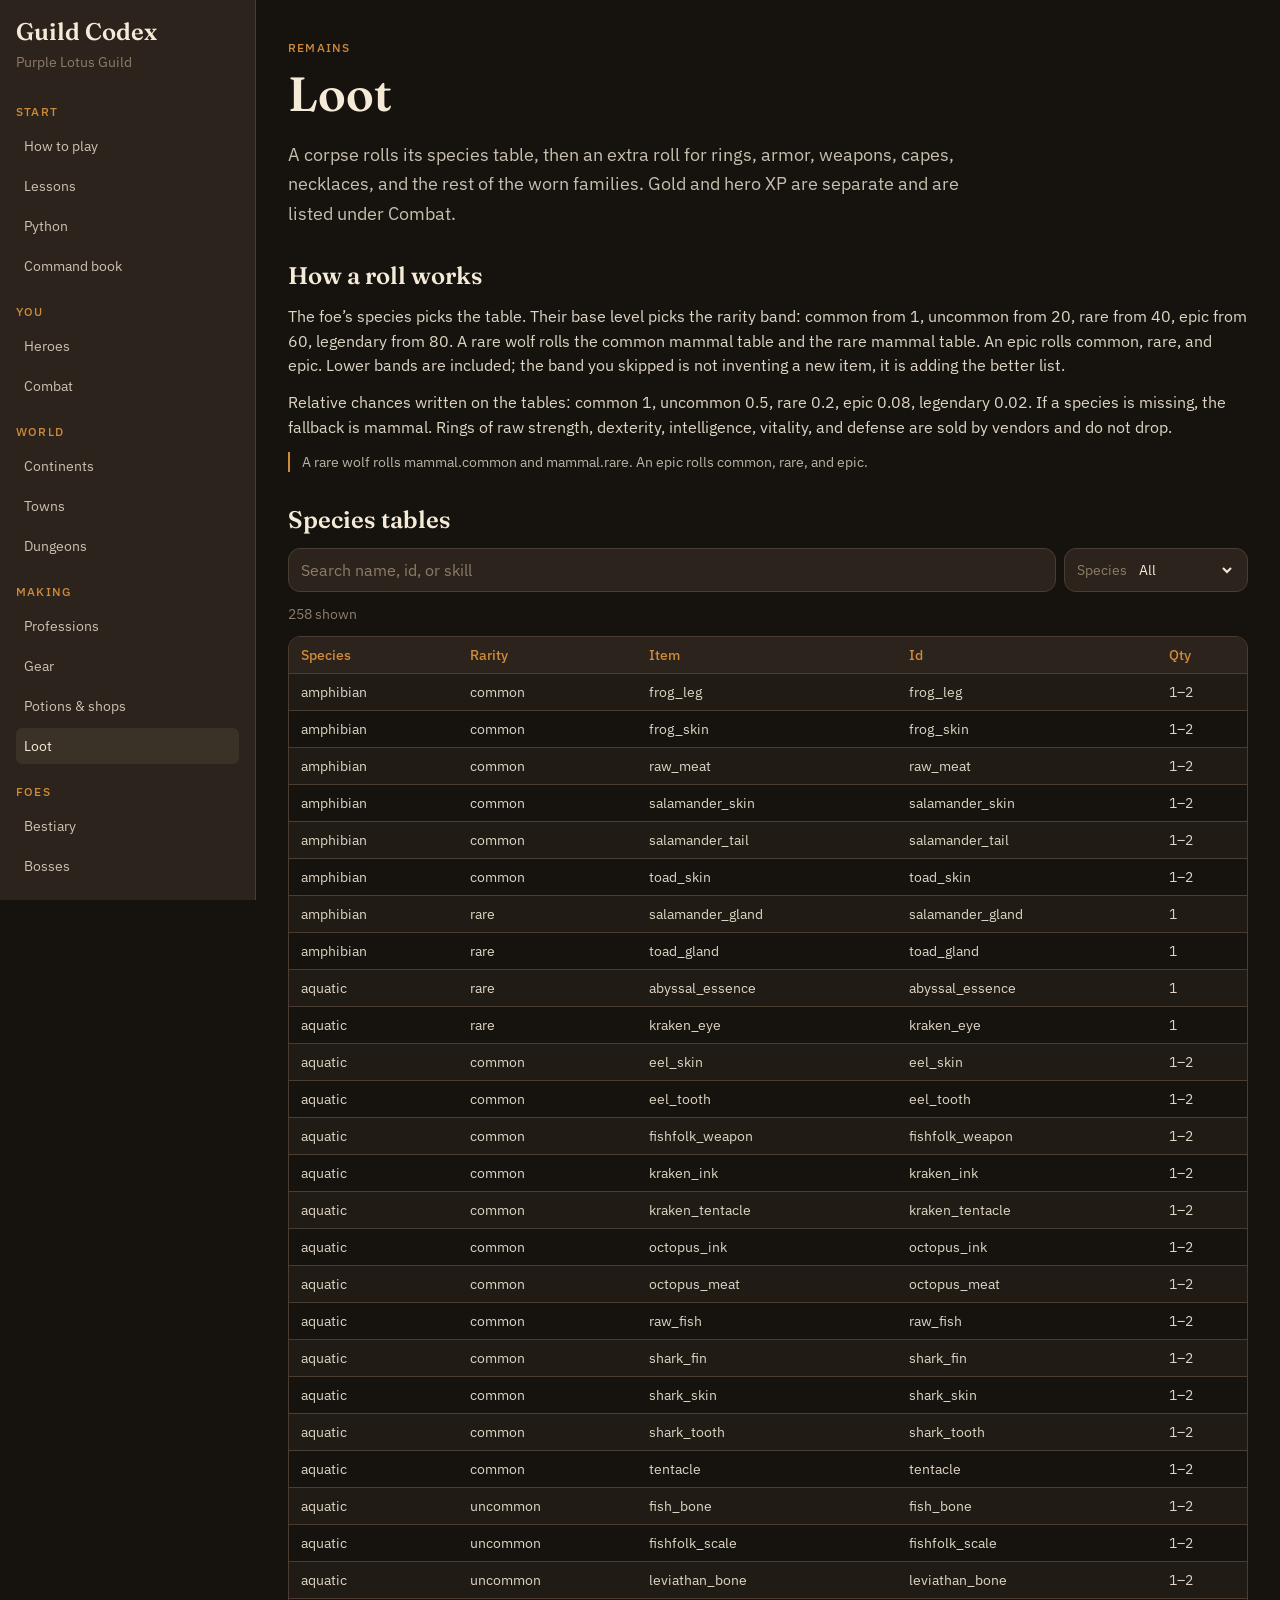
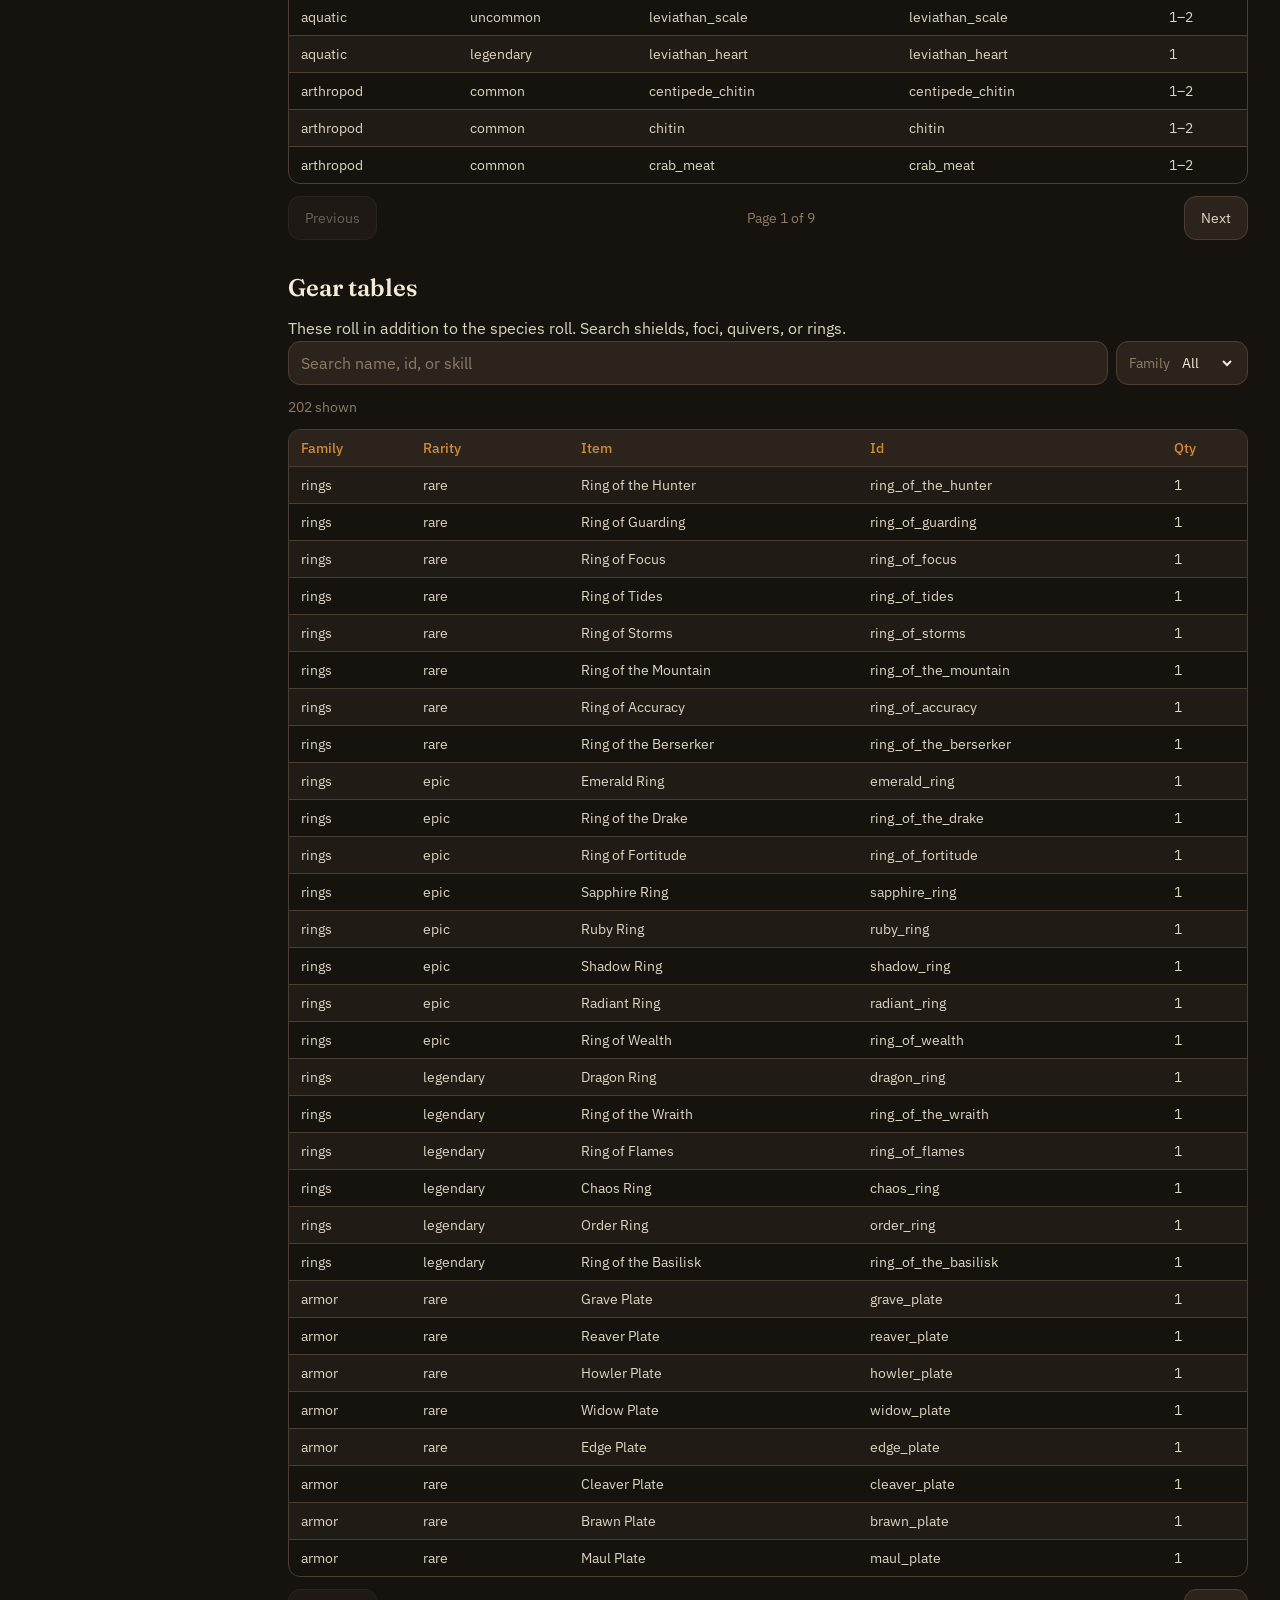
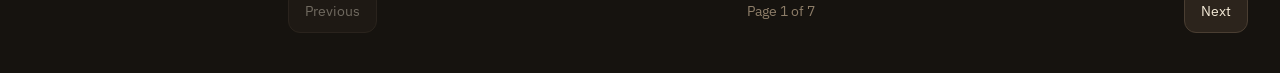
<file: loot/index.html>
<!DOCTYPE html><html lang="en"><head><meta name="twitter:card" content="summary_large_image"><meta property="og:title" content="Guild Codex"><meta charSet="utf-8"/><meta name="viewport" content="width=device-width, initial-scale=1"/><link rel="stylesheet" href="../assets/styles-CVr9-Vob.css" data-precedence="default"/><link rel="stylesheet" href="https://fonts.googleapis.com/css2?family=Fraunces:opsz,wght@9..144,560;9..144,680&amp;family=IBM+Plex+Mono:wght@400;500&amp;family=IBM+Plex+Sans:ital,wght@0,400;0,500;0,600;1,400&amp;display=swap" data-precedence="default"/><title>Guild Codex</title><meta name="description" content="Field guide for Purple Lotus Guild — how to play, the Python you type, heroes, continents, monsters, and bosses."/><meta name="theme-color" content="#16130f"/><link rel="icon" type="image/svg+xml" href="../favicon.svg"/><meta name="apple-mobile-web-app-title" content="Guild Codex"><meta name="apple-mobile-web-app-status-bar-style" content="black"></head><body><!--$--><div class="min-h-screen bg-ink text-paper"><div class="mx-auto flex max-w-7xl"><aside class="sticky top-0 h-screen w-64 shrink-0 overflow-y-auto border-r border-line bg-bark px-4 py-5"><a class="block font-display text-2xl font-semibold leading-none" href="../index.html">Guild Codex</a><p class="mt-2 text-sm text-muted">Purple Lotus Guild</p><nav class="mt-8 space-y-5"><div><p class="mb-2 text-xs font-medium uppercase tracking-widest text-bronze">Start</p><ul class="space-y-1"><li><a class="block rounded-md px-2 py-2 text-sm text-paper/80 hover:bg-panel/70 hover:text-paper" href="../index.html">How to play</a></li><li><a class="block rounded-md px-2 py-2 text-sm text-paper/80 hover:bg-panel/70 hover:text-paper" href="../python/index.html">Lessons</a></li><li><a class="block rounded-md px-2 py-2 text-sm text-paper/80 hover:bg-panel/70 hover:text-paper" href="../language/index.html">Python</a></li><li><a class="block rounded-md px-2 py-2 text-sm text-paper/80 hover:bg-panel/70 hover:text-paper" href="../commands/index.html">Command book</a></li></ul></div><div><p class="mb-2 text-xs font-medium uppercase tracking-widest text-bronze">You</p><ul class="space-y-1"><li><a class="block rounded-md px-2 py-2 text-sm text-paper/80 hover:bg-panel/70 hover:text-paper" href="../hero/index.html">Heroes</a></li><li><a class="block rounded-md px-2 py-2 text-sm text-paper/80 hover:bg-panel/70 hover:text-paper" href="../combat/index.html">Combat</a></li></ul></div><div><p class="mb-2 text-xs font-medium uppercase tracking-widest text-bronze">World</p><ul class="space-y-1"><li><a class="block rounded-md px-2 py-2 text-sm text-paper/80 hover:bg-panel/70 hover:text-paper" href="../world/index.html">Continents</a></li><li><a class="block rounded-md px-2 py-2 text-sm text-paper/80 hover:bg-panel/70 hover:text-paper" href="../towns/index.html">Towns</a></li><li><a class="block rounded-md px-2 py-2 text-sm text-paper/80 hover:bg-panel/70 hover:text-paper" href="../dungeons/index.html">Dungeons</a></li></ul></div><div><p class="mb-2 text-xs font-medium uppercase tracking-widest text-bronze">Making</p><ul class="space-y-1"><li><a class="block rounded-md px-2 py-2 text-sm text-paper/80 hover:bg-panel/70 hover:text-paper" href="../crafts/index.html">Professions</a></li><li><a class="block rounded-md px-2 py-2 text-sm text-paper/80 hover:bg-panel/70 hover:text-paper" href="../gear/index.html">Gear</a></li><li><a class="block rounded-md px-2 py-2 text-sm text-paper/80 hover:bg-panel/70 hover:text-paper" href="../goods/index.html">Potions &amp; shops</a></li><li><a class="block rounded-md px-2 py-2 text-sm bg-panel text-paper active" href="../loot/index.html" data-status="active" aria-current="page">Loot</a></li></ul></div><div><p class="mb-2 text-xs font-medium uppercase tracking-widest text-bronze">Foes</p><ul class="space-y-1"><li><a class="block rounded-md px-2 py-2 text-sm text-paper/80 hover:bg-panel/70 hover:text-paper" href="../bestiary/index.html">Bestiary</a></li><li><a class="block rounded-md px-2 py-2 text-sm text-paper/80 hover:bg-panel/70 hover:text-paper" href="../bosses/index.html">Bosses</a></li></ul></div></nav></aside><main class="min-w-0 flex-1 px-4 py-6 md:px-8 md:py-10"><article class="max-w-6xl"><p class="text-xs font-medium uppercase tracking-widest text-bronze">Remains</p><h1 class="mt-2 font-display text-4xl font-semibold leading-tight text-paper md:text-5xl">Loot</h1><p class="mt-4 max-w-2xl text-lg leading-relaxed text-paper/80">A corpse rolls its species table, then an extra roll for rings, armor, weapons, capes, necklaces, and the rest of the worn families. Gold and hero XP are separate and are listed under Combat.</p><div class="mt-8 space-y-8"><section><h2 class="font-display text-2xl font-semibold text-paper">How a roll works</h2><div class="mt-3 space-y-3 text-paper/90"><p>The foe’s species picks the table. Their base level picks the rarity band: common from 1, uncommon from 20, rare from 40, epic from 60, legendary from 80. A rare wolf rolls the common mammal table and the rare mammal table. An epic rolls common, rare, and epic. Lower bands are included; the band you skipped is not inventing a new item, it is adding the better list.</p><p>Relative chances written on the tables: common 1, uncommon 0.5, rare 0.2, epic 0.08, legendary 0.02. If a species is missing, the fallback is mammal. Rings of raw strength, dexterity, intelligence, vitality, and defense are sold by vendors and do not drop.</p><p class="border-l-2 border-bronze pl-3 text-sm text-paper/75">A rare wolf rolls mammal.common and mammal.rare. An epic rolls common, rare, and epic.</p></div></section><section><h2 class="font-display text-2xl font-semibold text-paper">Species tables</h2><div class="mt-3 space-y-3 text-paper/90"><script type="application/json" id="species-rows">[{"group":"amphibian","rarity":"common","item":"frog_leg","id":"frog_leg","qty":"1–2"},{"group":"amphibian","rarity":"common","item":"frog_skin","id":"frog_skin","qty":"1–2"},{"group":"amphibian","rarity":"common","item":"raw_meat","id":"raw_meat","qty":"1–2"},{"group":"amphibian","rarity":"common","item":"salamander_skin","id":"salamander_skin","qty":"1–2"},{"group":"amphibian","rarity":"common","item":"salamander_tail","id":"salamander_tail","qty":"1–2"},{"group":"amphibian","rarity":"common","item":"toad_skin","id":"toad_skin","qty":"1–2"},{"group":"amphibian","rarity":"rare","item":"salamander_gland","id":"salamander_gland","qty":"1"},{"group":"amphibian","rarity":"rare","item":"toad_gland","id":"toad_gland","qty":"1"},{"group":"aquatic","rarity":"rare","item":"abyssal_essence","id":"abyssal_essence","qty":"1"},{"group":"aquatic","rarity":"rare","item":"kraken_eye","id":"kraken_eye","qty":"1"},{"group":"aquatic","rarity":"common","item":"eel_skin","id":"eel_skin","qty":"1–2"},{"group":"aquatic","rarity":"common","item":"eel_tooth","id":"eel_tooth","qty":"1–2"},{"group":"aquatic","rarity":"common","item":"fishfolk_weapon","id":"fishfolk_weapon","qty":"1–2"},{"group":"aquatic","rarity":"common","item":"kraken_ink","id":"kraken_ink","qty":"1–2"},{"group":"aquatic","rarity":"common","item":"kraken_tentacle","id":"kraken_tentacle","qty":"1–2"},{"group":"aquatic","rarity":"common","item":"octopus_ink","id":"octopus_ink","qty":"1–2"},{"group":"aquatic","rarity":"common","item":"octopus_meat","id":"octopus_meat","qty":"1–2"},{"group":"aquatic","rarity":"common","item":"raw_fish","id":"raw_fish","qty":"1–2"},{"group":"aquatic","rarity":"common","item":"shark_fin","id":"shark_fin","qty":"1–2"},{"group":"aquatic","rarity":"common","item":"shark_skin","id":"shark_skin","qty":"1–2"},{"group":"aquatic","rarity":"common","item":"shark_tooth","id":"shark_tooth","qty":"1–2"},{"group":"aquatic","rarity":"common","item":"tentacle","id":"tentacle","qty":"1–2"},{"group":"aquatic","rarity":"uncommon","item":"fish_bone","id":"fish_bone","qty":"1–2"},{"group":"aquatic","rarity":"uncommon","item":"fishfolk_scale","id":"fishfolk_scale","qty":"1–2"},{"group":"aquatic","rarity":"uncommon","item":"leviathan_bone","id":"leviathan_bone","qty":"1–2"},{"group":"aquatic","rarity":"uncommon","item":"leviathan_scale","id":"leviathan_scale","qty":"1–2"},{"group":"aquatic","rarity":"legendary","item":"leviathan_heart","id":"leviathan_heart","qty":"1"},{"group":"arthropod","rarity":"common","item":"centipede_chitin","id":"centipede_chitin","qty":"1–2"},{"group":"arthropod","rarity":"common","item":"chitin","id":"chitin","qty":"1–2"},{"group":"arthropod","rarity":"common","item":"crab_meat","id":"crab_meat","qty":"1–2"},{"group":"arthropod","rarity":"common","item":"crab_shell","id":"crab_shell","qty":"1–2"},{"group":"arthropod","rarity":"common","item":"scorpion_chitin","id":"scorpion_chitin","qty":"1–2"},{"group":"arthropod","rarity":"common","item":"scorpion_tail","id":"scorpion_tail","qty":"1–2"},{"group":"arthropod","rarity":"uncommon","item":"centipede_fang","id":"centipede_fang","qty":"1–2"},{"group":"arthropod","rarity":"uncommon","item":"crab_claw","id":"crab_claw","qty":"1–2"},{"group":"arthropod","rarity":"uncommon","item":"spider_fang","id":"spider_fang","qty":"1–2"},{"group":"arthropod","rarity":"rare","item":"centipede_venom","id":"centipede_venom","qty":"1"},{"group":"arthropod","rarity":"rare","item":"scorpion_venom","id":"scorpion_venom","qty":"1"},{"group":"arthropod","rarity":"rare","item":"Spider Silk","id":"spider_silk","qty":"1"},{"group":"arthropod","rarity":"rare","item":"venom_sac","id":"venom_sac","qty":"1"},{"group":"beast","rarity":"uncommon","item":"bison_hide","id":"bison_hide","qty":"1–2"},{"group":"beast","rarity":"uncommon","item":"horse_hide","id":"horse_hide","qty":"1–2"},{"group":"beast","rarity":"uncommon","item":"hyena_bone","id":"hyena_bone","qty":"1–2"},{"group":"beast","rarity":"uncommon","item":"hyena_fang","id":"hyena_fang","qty":"1–2"},{"group":"beast","rarity":"uncommon","item":"hyena_pelt","id":"hyena_pelt","qty":"1–2"},{"group":"beast","rarity":"uncommon","item":"thick_bone","id":"thick_bone","qty":"1–2"},{"group":"beast","rarity":"rare","item":"bison_horn","id":"bison_horn","qty":"1"},{"group":"beast","rarity":"common","item":"horse_hair","id":"horse_hair","qty":"1–2"},{"group":"beast","rarity":"common","item":"horse_hoof","id":"horse_hoof","qty":"1–2"},{"group":"bird","rarity":"uncommon","item":"black_feather","id":"black_feather","qty":"1–2"},{"group":"bird","rarity":"uncommon","item":"eagle_feather","id":"eagle_feather","qty":"1–2"},{"group":"bird","rarity":"uncommon","item":"eagle_talon","id":"eagle_talon","qty":"1–2"},{"group":"bird","rarity":"uncommon","item":"hawk_feather","id":"hawk_feather","qty":"1–2"},{"group":"bird","rarity":"uncommon","item":"hawk_talon","id":"hawk_talon","qty":"1–2"},{"group":"bird","rarity":"uncommon","item":"owl_feather","id":"owl_feather","qty":"1–2"},{"group":"bird","rarity":"uncommon","item":"owl_talon","id":"owl_talon","qty":"1–2"},{"group":"bird","rarity":"uncommon","item":"phoenix_feather","id":"phoenix_feather","qty":"1–2"},{"group":"bird","rarity":"rare","item":"Crow Feathers","id":"crow_feathers","qty":"1"},{"group":"bird","rarity":"rare","item":"flame_essence","id":"flame_essence","qty":"1"},{"group":"bird","rarity":"common","item":"eagle_beak","id":"eagle_beak","qty":"1–2"},{"group":"bird","rarity":"common","item":"owl_beak","id":"owl_beak","qty":"1–2"},{"group":"bird","rarity":"common","item":"phoenix_ash","id":"phoenix_ash","qty":"1–2"},{"group":"bird","rarity":"common","item":"raven_beak","id":"raven_beak","qty":"1–2"},{"group":"bird","rarity":"common","item":"raw_poultry","id":"raw_poultry","qty":"1–2"},{"group":"bird","rarity":"epic","item":"Gryphon Feathers","id":"gryphon_feathers","qty":"1"},{"group":"bird","rarity":"legendary","item":"Phoenix Feathers","id":"phoenix_feathers","qty":"1"},{"group":"bird","rarity":"legendary","item":"phoenix_heart","id":"phoenix_heart","qty":"1"},{"group":"construct","rarity":"epic","item":"ancient_gear","id":"ancient_gear","qty":"1"},{"group":"construct","rarity":"common","item":"arcane_dust","id":"arcane_dust","qty":"1–2"},{"group":"construct","rarity":"common","item":"stone_shard","id":"stone_shard","qty":"1–2"},{"group":"construct","rarity":"legendary","item":"construct_core","id":"construct_core","qty":"1"},{"group":"construct","rarity":"rare","item":"golem_core","id":"golem_core","qty":"1"},{"group":"construct","rarity":"rare","item":"runic_fragment","id":"runic_fragment","qty":"1"},{"group":"demon","rarity":"common","item":"demon_blood","id":"demon_blood","qty":"1–2"},{"group":"demon","rarity":"common","item":"imp_wing","id":"imp_wing","qty":"1–2"},{"group":"demon","rarity":"rare","item":"demon_essence","id":"demon_essence","qty":"1"},{"group":"demon","rarity":"rare","item":"fire_gland","id":"fire_gland","qty":"1"},{"group":"demon","rarity":"rare","item":"imp_horn","id":"imp_horn","qty":"1"},{"group":"demon","rarity":"uncommon","item":"demon_hide","id":"demon_hide","qty":"1–2"},{"group":"demon","rarity":"uncommon","item":"hellhound_fang","id":"hellhound_fang","qty":"1–2"},{"group":"demon","rarity":"uncommon","item":"hellhound_hide","id":"hellhound_hide","qty":"1–2"},{"group":"demon","rarity":"epic","item":"demon_horn","id":"demon_horn","qty":"1"},{"group":"elemental","rarity":"rare","item":"air_essence","id":"air_essence","qty":"1"},{"group":"elemental","rarity":"rare","item":"earth_essence","id":"earth_essence","qty":"1"},{"group":"elemental","rarity":"rare","item":"elemental_core","id":"elemental_core","qty":"1"},{"group":"elemental","rarity":"rare","item":"elemental_essence","id":"elemental_essence","qty":"1"},{"group":"elemental","rarity":"rare","item":"fire_essence","id":"fire_essence","qty":"1"},{"group":"elemental","rarity":"rare","item":"spirit_dust","id":"spirit_dust","qty":"1"},{"group":"elemental","rarity":"rare","item":"spirit_essence","id":"spirit_essence","qty":"1"},{"group":"elemental","rarity":"rare","item":"water_essence","id":"water_essence","qty":"1"},{"group":"elemental","rarity":"legendary","item":"chaos_essence","id":"chaos_essence","qty":"1"},{"group":"elemental","rarity":"legendary","item":"order_essence","id":"order_essence","qty":"1"},{"group":"elemental","rarity":"common","item":"ectoplasm","id":"ectoplasm","qty":"1–2"},{"group":"elemental","rarity":"common","item":"elemental_shard","id":"elemental_shard","qty":"1–2"},{"group":"elemental","rarity":"epic","item":"light_essence","id":"light_essence","qty":"1"},{"group":"elemental","rarity":"epic","item":"shadow_essence","id":"shadow_essence","qty":"1"},{"group":"fungal","rarity":"common","item":"fungal_tissue","id":"fungal_tissue","qty":"1–2"},{"group":"fungal","rarity":"common","item":"myconid_cap","id":"myconid_cap","qty":"1–2"},{"group":"fungal","rarity":"common","item":"spore_sac","id":"spore_sac","qty":"1–2"},{"group":"humanoid","rarity":"uncommon","item":"centaur_bone","id":"centaur_bone","qty":"1–2"},{"group":"humanoid","rarity":"uncommon","item":"centaur_hide","id":"centaur_hide","qty":"1–2"},{"group":"humanoid","rarity":"uncommon","item":"giant_bone","id":"giant_bone","qty":"1–2"},{"group":"humanoid","rarity":"uncommon","item":"giant_hide","id":"giant_hide","qty":"1–2"},{"group":"humanoid","rarity":"uncommon","item":"kobold_claw","id":"kobold_claw","qty":"1–2"},{"group":"humanoid","rarity":"uncommon","item":"kobold_fang","id":"kobold_fang","qty":"1–2"},{"group":"humanoid","rarity":"uncommon","item":"kobold_scale","id":"kobold_scale","qty":"1–2"},{"group":"humanoid","rarity":"uncommon","item":"lizardfolk_fang","id":"lizardfolk_fang","qty":"1–2"},{"group":"humanoid","rarity":"uncommon","item":"lizardfolk_scale","id":"lizardfolk_scale","qty":"1–2"},{"group":"humanoid","rarity":"uncommon","item":"ogre_bone","id":"ogre_bone","qty":"1–2"},{"group":"humanoid","rarity":"uncommon","item":"ogre_hide","id":"ogre_hide","qty":"1–2"},{"group":"humanoid","rarity":"uncommon","item":"orc_bone","id":"orc_bone","qty":"1–2"},{"group":"humanoid","rarity":"uncommon","item":"orc_fang","id":"orc_fang","qty":"1–2"},{"group":"humanoid","rarity":"uncommon","item":"orc_hide","id":"orc_hide","qty":"1–2"},{"group":"humanoid","rarity":"uncommon","item":"troll_claw","id":"troll_claw","qty":"1–2"},{"group":"humanoid","rarity":"uncommon","item":"troll_hide","id":"troll_hide","qty":"1–2"},{"group":"humanoid","rarity":"common","item":"centaur_hoof","id":"centaur_hoof","qty":"1–2"},{"group":"humanoid","rarity":"common","item":"coin","id":"coin","qty":"1–2"},{"group":"humanoid","rarity":"common","item":"giant_equipment","id":"giant_equipment","qty":"1–2"},{"group":"humanoid","rarity":"common","item":"giant_tooth","id":"giant_tooth","qty":"1–2"},{"group":"humanoid","rarity":"common","item":"goblin_ear","id":"goblin_ear","qty":"1–2"},{"group":"humanoid","rarity":"common","item":"goblin_tooth","id":"goblin_tooth","qty":"1–2"},{"group":"humanoid","rarity":"common","item":"goblin_weapon","id":"goblin_weapon","qty":"1–2"},{"group":"humanoid","rarity":"common","item":"lizardfolk_weapon","id":"lizardfolk_weapon","qty":"1–2"},{"group":"humanoid","rarity":"common","item":"ogre_club","id":"ogre_club","qty":"1–2"},{"group":"humanoid","rarity":"common","item":"ogre_tooth","id":"ogre_tooth","qty":"1–2"},{"group":"humanoid","rarity":"common","item":"orc_weapon","id":"orc_weapon","qty":"1–2"},{"group":"humanoid","rarity":"common","item":"regenerative_tissue","id":"regenerative_tissue","qty":"1–2"},{"group":"humanoid","rarity":"common","item":"scrap_metal","id":"scrap_metal","qty":"1–2"},{"group":"humanoid","rarity":"common","item":"tattered_cloth","id":"tattered_cloth","qty":"1–2"},{"group":"humanoid","rarity":"common","item":"torn_cloth","id":"torn_cloth","qty":"1–2"},{"group":"humanoid","rarity":"common","item":"troll_blood","id":"troll_blood","qty":"1–2"},{"group":"humanoid","rarity":"common","item":"weapon","id":"weapon","qty":"1–2"},{"group":"humanoid","rarity":"rare","item":"mercenary_insignia","id":"mercenary_insignia","qty":"1"},{"group":"mammal","rarity":"epic","item":"alpha_fang","id":"alpha_fang","qty":"1"},{"group":"mammal","rarity":"epic","item":"Dire Wolf Hide","id":"dire_wolf_hide","qty":"1"},{"group":"mammal","rarity":"epic","item":"primal_claw","id":"primal_claw","qty":"1"},{"group":"mammal","rarity":"epic","item":"Rhino Hide","id":"rhino_hide","qty":"1"},{"group":"mammal","rarity":"uncommon","item":"ancient_bone","id":"ancient_bone","qty":"1–2"},{"group":"mammal","rarity":"uncommon","item":"bat_fang","id":"bat_fang","qty":"1–2"},{"group":"mammal","rarity":"uncommon","item":"bat_hide","id":"bat_hide","qty":"1–2"},{"group":"mammal","rarity":"uncommon","item":"bear_claw","id":"bear_claw","qty":"1–2"},{"group":"mammal","rarity":"uncommon","item":"bear_fang","id":"bear_fang","qty":"1–2"},{"group":"mammal","rarity":"uncommon","item":"bear_pelt","id":"bear_pelt","qty":"1–2"},{"group":"mammal","rarity":"uncommon","item":"boar_fang","id":"boar_fang","qty":"1–2"},{"group":"mammal","rarity":"uncommon","item":"boar_hide","id":"boar_hide","qty":"1–2"},{"group":"mammal","rarity":"uncommon","item":"deer_bone","id":"deer_bone","qty":"1–2"},{"group":"mammal","rarity":"uncommon","item":"deer_hide","id":"deer_hide","qty":"1–2"},{"group":"mammal","rarity":"uncommon","item":"elk_bone","id":"elk_bone","qty":"1–2"},{"group":"mammal","rarity":"uncommon","item":"elk_hide","id":"elk_hide","qty":"1–2"},{"group":"mammal","rarity":"uncommon","item":"fox_fang","id":"fox_fang","qty":"1–2"},{"group":"mammal","rarity":"uncommon","item":"fox_pelt","id":"fox_pelt","qty":"1–2"},{"group":"mammal","rarity":"uncommon","item":"lion_claw","id":"lion_claw","qty":"1–2"},{"group":"mammal","rarity":"uncommon","item":"lion_fang","id":"lion_fang","qty":"1–2"},{"group":"mammal","rarity":"uncommon","item":"lion_pelt","id":"lion_pelt","qty":"1–2"},{"group":"mammal","rarity":"uncommon","item":"mammoth_hide","id":"mammoth_hide","qty":"1–2"},{"group":"mammal","rarity":"uncommon","item":"rat_pelt","id":"rat_pelt","qty":"1–2"},{"group":"mammal","rarity":"uncommon","item":"wolf_claw","id":"wolf_claw","qty":"1–2"},{"group":"mammal","rarity":"uncommon","item":"wolf_fang","id":"wolf_fang","qty":"1–2"},{"group":"mammal","rarity":"common","item":"animal_bone","id":"animal_bone","qty":"1–2"},{"group":"mammal","rarity":"common","item":"bat_wing","id":"bat_wing","qty":"1–2"},{"group":"mammal","rarity":"common","item":"bear_fat","id":"bear_fat","qty":"1–2"},{"group":"mammal","rarity":"common","item":"deer_antler","id":"deer_antler","qty":"1–2"},{"group":"mammal","rarity":"common","item":"Deerskin","id":"deerskin","qty":"1–2"},{"group":"mammal","rarity":"common","item":"elk_antler","id":"elk_antler","qty":"1–2"},{"group":"mammal","rarity":"common","item":"fox_tail","id":"fox_tail","qty":"1–2"},{"group":"mammal","rarity":"common","item":"rat_tail","id":"rat_tail","qty":"1–2"},{"group":"mammal","rarity":"common","item":"rat_teeth","id":"rat_teeth","qty":"1–2"},{"group":"mammal","rarity":"common","item":"Rawhide","id":"rawhide","qty":"1–2"},{"group":"mammal","rarity":"common","item":"sharp_fang","id":"sharp_fang","qty":"1–2"},{"group":"mammal","rarity":"rare","item":"Bear Hide","id":"bear_hide","qty":"1"},{"group":"mammal","rarity":"rare","item":"beast_claw","id":"beast_claw","qty":"1"},{"group":"mammal","rarity":"rare","item":"boar_tusk","id":"boar_tusk","qty":"1"},{"group":"mammal","rarity":"rare","item":"Boarskin","id":"boarskin","qty":"1"},{"group":"mammal","rarity":"rare","item":"mammoth_tusk","id":"mammoth_tusk","qty":"1"},{"group":"mammal","rarity":"rare","item":"venom_gland","id":"venom_gland","qty":"1"},{"group":"mammal","rarity":"rare","item":"Wolf Pelt","id":"wolf_pelt","qty":"1"},{"group":"materials","rarity":"legendary","item":"Astral Thread","id":"astral_thread","qty":"1"},{"group":"materials","rarity":"common","item":"Flax Fiber","id":"flax_fiber","qty":"1–2"},{"group":"materials","rarity":"common","item":"Raw Cotton","id":"raw_cotton","qty":"1–2"},{"group":"materials","rarity":"epic","item":"Shadow Thread","id":"shadow_thread","qty":"1"},{"group":"materials","rarity":"rare","item":"Wool Fleece","id":"wool_fleece","qty":"1"},{"group":"mythical","rarity":"legendary","item":"ancient_rune","id":"ancient_rune","qty":"1"},{"group":"mythical","rarity":"uncommon","item":"gryphon_fang","id":"gryphon_fang","qty":"1–2"},{"group":"mythical","rarity":"uncommon","item":"gryphon_feather","id":"gryphon_feather","qty":"1–2"},{"group":"mythical","rarity":"uncommon","item":"gryphon_talon","id":"gryphon_talon","qty":"1–2"},{"group":"mythical","rarity":"uncommon","item":"magical_hide","id":"magical_hide","qty":"1–2"},{"group":"mythical","rarity":"uncommon","item":"sphinx_claw","id":"sphinx_claw","qty":"1–2"},{"group":"mythical","rarity":"uncommon","item":"sphinx_hide","id":"sphinx_hide","qty":"1–2"},{"group":"mythical","rarity":"rare","item":"holy_essence","id":"holy_essence","qty":"1"},{"group":"mythical","rarity":"rare","item":"manticore_fang","id":"manticore_fang","qty":"1"},{"group":"mythical","rarity":"rare","item":"manticore_hide","id":"manticore_hide","qty":"1"},{"group":"mythical","rarity":"rare","item":"manticore_tail_spike","id":"manticore_tail_spike","qty":"1"},{"group":"mythical","rarity":"rare","item":"unicorn_horn","id":"unicorn_horn","qty":"1"},{"group":"mythical","rarity":"epic","item":"Unicorn Hair","id":"unicorn_hair","qty":"1"},{"group":"plant","rarity":"common","item":"ancient_seed","id":"ancient_seed","qty":"1–2"},{"group":"plant","rarity":"common","item":"living_wood","id":"living_wood","qty":"1–2"},{"group":"plant","rarity":"common","item":"treant_bark","id":"treant_bark","qty":"1–2"},{"group":"reptile","rarity":"rare","item":"basilisk_eye","id":"basilisk_eye","qty":"1"},{"group":"reptile","rarity":"rare","item":"petrifying_gland","id":"petrifying_gland","qty":"1"},{"group":"reptile","rarity":"rare","item":"sea_serpent_venom","id":"sea_serpent_venom","qty":"1"},{"group":"reptile","rarity":"rare","item":"snake_venom","id":"snake_venom","qty":"1"},{"group":"reptile","rarity":"uncommon","item":"basilisk_fang","id":"basilisk_fang","qty":"1–2"},{"group":"reptile","rarity":"uncommon","item":"basilisk_scale","id":"basilisk_scale","qty":"1–2"},{"group":"reptile","rarity":"uncommon","item":"crocodile_hide","id":"crocodile_hide","qty":"1–2"},{"group":"reptile","rarity":"uncommon","item":"crocodile_scale","id":"crocodile_scale","qty":"1–2"},{"group":"reptile","rarity":"uncommon","item":"dragon_bone","id":"dragon_bone","qty":"1–2"},{"group":"reptile","rarity":"uncommon","item":"dragon_claw","id":"dragon_claw","qty":"1–2"},{"group":"reptile","rarity":"uncommon","item":"dragon_fang","id":"dragon_fang","qty":"1–2"},{"group":"reptile","rarity":"uncommon","item":"drake_claw","id":"drake_claw","qty":"1–2"},{"group":"reptile","rarity":"uncommon","item":"hydra_fang","id":"hydra_fang","qty":"1–2"},{"group":"reptile","rarity":"uncommon","item":"hydra_scale","id":"hydra_scale","qty":"1–2"},{"group":"reptile","rarity":"uncommon","item":"lizard_scale","id":"lizard_scale","qty":"1–2"},{"group":"reptile","rarity":"uncommon","item":"sea_serpent_fang","id":"sea_serpent_fang","qty":"1–2"},{"group":"reptile","rarity":"uncommon","item":"sea_serpent_scale","id":"sea_serpent_scale","qty":"1–2"},{"group":"reptile","rarity":"uncommon","item":"snake_fang","id":"snake_fang","qty":"1–2"},{"group":"reptile","rarity":"uncommon","item":"wyvern_claw","id":"wyvern_claw","qty":"1–2"},{"group":"reptile","rarity":"uncommon","item":"wyvern_fang","id":"wyvern_fang","qty":"1–2"},{"group":"reptile","rarity":"uncommon","item":"wyvern_scale","id":"wyvern_scale","qty":"1–2"},{"group":"reptile","rarity":"epic","item":"Basilisk Scalehide","id":"basilisk_scalehide","qty":"1"},{"group":"reptile","rarity":"epic","item":"drake_fang","id":"drake_fang","qty":"1"},{"group":"reptile","rarity":"epic","item":"drake_scale","id":"drake_scale","qty":"1"},{"group":"reptile","rarity":"common","item":"crocodile_tooth","id":"crocodile_tooth","qty":"1–2"},{"group":"reptile","rarity":"common","item":"hydra_blood","id":"hydra_blood","qty":"1–2"},{"group":"reptile","rarity":"common","item":"lizard_tail","id":"lizard_tail","qty":"1–2"},{"group":"reptile","rarity":"common","item":"snake_skin","id":"snake_skin","qty":"1–2"},{"group":"reptile","rarity":"common","item":"wyvern_wing","id":"wyvern_wing","qty":"1–2"},{"group":"reptile","rarity":"legendary","item":"dragon_heart","id":"dragon_heart","qty":"1"},{"group":"reptile","rarity":"legendary","item":"dragon_heart_fragment","id":"dragon_heart_fragment","qty":"1"},{"group":"reptile","rarity":"legendary","item":"dragon_scale","id":"dragon_scale","qty":"1"},{"group":"reptile","rarity":"legendary","item":"Dragonhide","id":"dragonhide","qty":"1"},{"group":"reptile","rarity":"legendary","item":"Drake Hide","id":"drake_hide","qty":"1"},{"group":"reptile","rarity":"legendary","item":"hydra_heart","id":"hydra_heart","qty":"1"},{"group":"slime","rarity":"rare","item":"corrosive_gland","id":"corrosive_gland","qty":"1"},{"group":"slime","rarity":"rare","item":"slime_core","id":"slime_core","qty":"1"},{"group":"slime","rarity":"common","item":"ooze_gel","id":"ooze_gel","qty":"1–2"},{"group":"slime","rarity":"common","item":"slime_gel","id":"slime_gel","qty":"1–2"},{"group":"slime","rarity":"common","item":"translucent_membrane","id":"translucent_membrane","qty":"1–2"},{"group":"special","rarity":"legendary","item":"ancient_relic","id":"ancient_relic","qty":"1"},{"group":"special","rarity":"legendary","item":"boss_essence","id":"boss_essence","qty":"1"},{"group":"special","rarity":"legendary","item":"forgotten_tablet","id":"forgotten_tablet","qty":"1"},{"group":"special","rarity":"legendary","item":"world_fragment","id":"world_fragment","qty":"1"},{"group":"special","rarity":"legendary","item":"rune_core","id":"rune_core","qty":"1"},{"group":"special","rarity":"common","item":"rune_dust","id":"rune_dust","qty":"1–2"},{"group":"special","rarity":"rare","item":"rune_shard","id":"rune_shard","qty":"1"},{"group":"special","rarity":"epic","item":"rune_crystal","id":"rune_crystal","qty":"1"},{"group":"supernatural","rarity":"legendary","item":"hellfire_core","id":"hellfire_core","qty":"1"},{"group":"supernatural","rarity":"rare","item":"infernal_ember","id":"infernal_ember","qty":"1"},{"group":"undead","rarity":"uncommon","item":"bone","id":"bone","qty":"1–2"},{"group":"undead","rarity":"uncommon","item":"bone_dust","id":"bone_dust","qty":"1–2"},{"group":"undead","rarity":"uncommon","item":"ghoul_claw","id":"ghoul_claw","qty":"1–2"},{"group":"undead","rarity":"common","item":"bone_fragment","id":"bone_fragment","qty":"1–2"},{"group":"undead","rarity":"common","item":"rotten_flesh","id":"rotten_flesh","qty":"1–2"},{"group":"undead","rarity":"common","item":"rotting_flesh","id":"rotting_flesh","qty":"1–2"},{"group":"undead","rarity":"rare","item":"cursed_bone","id":"cursed_bone","qty":"1"},{"group":"undead","rarity":"rare","item":"cursed_essence","id":"cursed_essence","qty":"1"},{"group":"undead","rarity":"epic","item":"soul_fragment","id":"soul_fragment","qty":"1"},{"group":"undead","rarity":"epic","item":"undead_core","id":"undead_core","qty":"1"},{"group":"undead","rarity":"legendary","item":"wraith_essence","id":"wraith_essence","qty":"1"}]</script><div class="space-y-3" data-catalog data-json="species-rows" data-columns="[{&quot;key&quot;:&quot;group&quot;,&quot;label&quot;:&quot;Species&quot;},{&quot;key&quot;:&quot;rarity&quot;,&quot;label&quot;:&quot;Rarity&quot;},{&quot;key&quot;:&quot;item&quot;,&quot;label&quot;:&quot;Item&quot;},{&quot;key&quot;:&quot;id&quot;,&quot;label&quot;:&quot;Id&quot;},{&quot;key&quot;:&quot;qty&quot;,&quot;label&quot;:&quot;Qty&quot;}]" data-search="[&quot;group&quot;, &quot;rarity&quot;, &quot;item&quot;, &quot;id&quot;]" data-facet="group" data-facet-label="Species"></div></div></section><section><h2 class="font-display text-2xl font-semibold text-paper">Gear tables</h2><div class="mt-3 space-y-3 text-paper/90"><p>These roll in addition to the species roll. Search shields, foci, quivers, or rings.</p></div><script type="application/json" id="gear-drop-rows">[{"group":"rings","rarity":"rare","item":"Ring of the Hunter","id":"ring_of_the_hunter","qty":"1"},{"group":"rings","rarity":"rare","item":"Ring of Guarding","id":"ring_of_guarding","qty":"1"},{"group":"rings","rarity":"rare","item":"Ring of Focus","id":"ring_of_focus","qty":"1"},{"group":"rings","rarity":"rare","item":"Ring of Tides","id":"ring_of_tides","qty":"1"},{"group":"rings","rarity":"rare","item":"Ring of Storms","id":"ring_of_storms","qty":"1"},{"group":"rings","rarity":"rare","item":"Ring of the Mountain","id":"ring_of_the_mountain","qty":"1"},{"group":"rings","rarity":"rare","item":"Ring of Accuracy","id":"ring_of_accuracy","qty":"1"},{"group":"rings","rarity":"rare","item":"Ring of the Berserker","id":"ring_of_the_berserker","qty":"1"},{"group":"rings","rarity":"epic","item":"Emerald Ring","id":"emerald_ring","qty":"1"},{"group":"rings","rarity":"epic","item":"Ring of the Drake","id":"ring_of_the_drake","qty":"1"},{"group":"rings","rarity":"epic","item":"Ring of Fortitude","id":"ring_of_fortitude","qty":"1"},{"group":"rings","rarity":"epic","item":"Sapphire Ring","id":"sapphire_ring","qty":"1"},{"group":"rings","rarity":"epic","item":"Ruby Ring","id":"ruby_ring","qty":"1"},{"group":"rings","rarity":"epic","item":"Shadow Ring","id":"shadow_ring","qty":"1"},{"group":"rings","rarity":"epic","item":"Radiant Ring","id":"radiant_ring","qty":"1"},{"group":"rings","rarity":"epic","item":"Ring of Wealth","id":"ring_of_wealth","qty":"1"},{"group":"rings","rarity":"legendary","item":"Dragon Ring","id":"dragon_ring","qty":"1"},{"group":"rings","rarity":"legendary","item":"Ring of the Wraith","id":"ring_of_the_wraith","qty":"1"},{"group":"rings","rarity":"legendary","item":"Ring of Flames","id":"ring_of_flames","qty":"1"},{"group":"rings","rarity":"legendary","item":"Chaos Ring","id":"chaos_ring","qty":"1"},{"group":"rings","rarity":"legendary","item":"Order Ring","id":"order_ring","qty":"1"},{"group":"rings","rarity":"legendary","item":"Ring of the Basilisk","id":"ring_of_the_basilisk","qty":"1"},{"group":"armor","rarity":"rare","item":"Grave Plate","id":"grave_plate","qty":"1"},{"group":"armor","rarity":"rare","item":"Reaver Plate","id":"reaver_plate","qty":"1"},{"group":"armor","rarity":"rare","item":"Howler Plate","id":"howler_plate","qty":"1"},{"group":"armor","rarity":"rare","item":"Widow Plate","id":"widow_plate","qty":"1"},{"group":"armor","rarity":"rare","item":"Edge Plate","id":"edge_plate","qty":"1"},{"group":"armor","rarity":"rare","item":"Cleaver Plate","id":"cleaver_plate","qty":"1"},{"group":"armor","rarity":"rare","item":"Brawn Plate","id":"brawn_plate","qty":"1"},{"group":"armor","rarity":"rare","item":"Maul Plate","id":"maul_plate","qty":"1"},{"group":"armor","rarity":"rare","item":"Saber Plate","id":"saber_plate","qty":"1"},{"group":"armor","rarity":"rare","item":"Reckoning Plate","id":"reckoning_plate","qty":"1"},{"group":"armor","rarity":"rare","item":"Ash Hide","id":"ash_hide","qty":"1"},{"group":"armor","rarity":"rare","item":"Thorn Hide","id":"thorn_hide","qty":"1"},{"group":"armor","rarity":"rare","item":"Gale Hide","id":"gale_hide","qty":"1"},{"group":"armor","rarity":"rare","item":"Wolf Hide","id":"wolf_hide","qty":"1"},{"group":"armor","rarity":"rare","item":"Heart Hide","id":"heart_hide","qty":"1"},{"group":"armor","rarity":"rare","item":"Dire Hide","id":"dire_hide","qty":"1"},{"group":"armor","rarity":"rare","item":"Night Hide","id":"night_hide","qty":"1"},{"group":"armor","rarity":"rare","item":"Black Hide","id":"black_hide","qty":"1"},{"group":"armor","rarity":"rare","item":"Iron Hide","id":"iron_hide","qty":"1"},{"group":"armor","rarity":"rare","item":"War Hide","id":"war_hide","qty":"1"},{"group":"armor","rarity":"rare","item":"Cinder Robe","id":"cinder_robe","qty":"1"},{"group":"armor","rarity":"rare","item":"River Robe","id":"river_robe","qty":"1"},{"group":"armor","rarity":"rare","item":"Ember Robe","id":"ember_robe","qty":"1"},{"group":"armor","rarity":"rare","item":"Storm Robe","id":"storm_robe","qty":"1"},{"group":"armor","rarity":"rare","item":"Void Robe","id":"void_robe","qty":"1"},{"group":"armor","rarity":"rare","item":"Gryphon Robe","id":"gryphon_robe","qty":"1"},{"group":"armor","rarity":"rare","item":"Unicorn Robe","id":"unicorn_robe","qty":"1"},{"group":"armor","rarity":"rare","item":"Shadow Robe","id":"shadow_robe","qty":"1"},{"group":"armor","rarity":"rare","item":"Phoenix Robe","id":"phoenix_robe","qty":"1"},{"group":"armor","rarity":"rare","item":"Astral Robe","id":"astral_robe","qty":"1"},{"group":"armor","rarity":"epic","item":"Grave Plate","id":"grave_plate_epic","qty":"1"},{"group":"armor","rarity":"epic","item":"Reaver Plate","id":"reaver_plate_epic","qty":"1"},{"group":"armor","rarity":"epic","item":"Howler Plate","id":"howler_plate_epic","qty":"1"},{"group":"armor","rarity":"epic","item":"Widow Plate","id":"widow_plate_epic","qty":"1"},{"group":"armor","rarity":"epic","item":"Edge Plate","id":"edge_plate_epic","qty":"1"},{"group":"armor","rarity":"epic","item":"Cleaver Plate","id":"cleaver_plate_epic","qty":"1"},{"group":"armor","rarity":"epic","item":"Brawn Plate","id":"brawn_plate_epic","qty":"1"},{"group":"armor","rarity":"epic","item":"Maul Plate","id":"maul_plate_epic","qty":"1"},{"group":"armor","rarity":"epic","item":"Saber Plate","id":"saber_plate_epic","qty":"1"},{"group":"armor","rarity":"epic","item":"Reckoning Plate","id":"reckoning_plate_epic","qty":"1"},{"group":"armor","rarity":"epic","item":"ash_hide_epic","id":"ash_hide_epic","qty":"1"},{"group":"armor","rarity":"epic","item":"thorn_hide_epic","id":"thorn_hide_epic","qty":"1"},{"group":"armor","rarity":"epic","item":"gale_hide_epic","id":"gale_hide_epic","qty":"1"},{"group":"armor","rarity":"epic","item":"wolf_hide_epic","id":"wolf_hide_epic","qty":"1"},{"group":"armor","rarity":"epic","item":"heart_hide_epic","id":"heart_hide_epic","qty":"1"},{"group":"armor","rarity":"epic","item":"dire_hide_epic","id":"dire_hide_epic","qty":"1"},{"group":"armor","rarity":"epic","item":"night_hide_epic","id":"night_hide_epic","qty":"1"},{"group":"armor","rarity":"epic","item":"black_hide_epic","id":"black_hide_epic","qty":"1"},{"group":"armor","rarity":"epic","item":"iron_hide_epic","id":"iron_hide_epic","qty":"1"},{"group":"armor","rarity":"epic","item":"war_hide_epic","id":"war_hide_epic","qty":"1"},{"group":"armor","rarity":"epic","item":"Cinder Robe","id":"cinder_robe_epic","qty":"1"},{"group":"armor","rarity":"epic","item":"River Robe","id":"river_robe_epic","qty":"1"},{"group":"armor","rarity":"epic","item":"Ember Robe","id":"ember_robe_epic","qty":"1"},{"group":"armor","rarity":"epic","item":"Storm Robe","id":"storm_robe_epic","qty":"1"},{"group":"armor","rarity":"epic","item":"Void Robe","id":"void_robe_epic","qty":"1"},{"group":"armor","rarity":"epic","item":"Gryphon Robe","id":"gryphon_robe_epic","qty":"1"},{"group":"armor","rarity":"epic","item":"Unicorn Robe","id":"unicorn_robe_epic","qty":"1"},{"group":"armor","rarity":"epic","item":"Shadow Robe","id":"shadow_robe_epic","qty":"1"},{"group":"armor","rarity":"epic","item":"Phoenix Robe","id":"phoenix_robe_epic","qty":"1"},{"group":"armor","rarity":"epic","item":"Astral Robe","id":"astral_robe_epic","qty":"1"},{"group":"armor","rarity":"legendary","item":"grave_plate_ultra","id":"grave_plate_ultra","qty":"1"},{"group":"armor","rarity":"legendary","item":"reaver_plate_ultra","id":"reaver_plate_ultra","qty":"1"},{"group":"armor","rarity":"legendary","item":"howler_plate_ultra","id":"howler_plate_ultra","qty":"1"},{"group":"armor","rarity":"legendary","item":"widow_plate_ultra","id":"widow_plate_ultra","qty":"1"},{"group":"armor","rarity":"legendary","item":"edge_plate_ultra","id":"edge_plate_ultra","qty":"1"},{"group":"armor","rarity":"legendary","item":"cleaver_plate_ultra","id":"cleaver_plate_ultra","qty":"1"},{"group":"armor","rarity":"legendary","item":"brawn_plate_ultra","id":"brawn_plate_ultra","qty":"1"},{"group":"armor","rarity":"legendary","item":"maul_plate_ultra","id":"maul_plate_ultra","qty":"1"},{"group":"armor","rarity":"legendary","item":"saber_plate_ultra","id":"saber_plate_ultra","qty":"1"},{"group":"armor","rarity":"legendary","item":"reckoning_plate_ultra","id":"reckoning_plate_ultra","qty":"1"},{"group":"armor","rarity":"legendary","item":"ash_hide_ultra","id":"ash_hide_ultra","qty":"1"},{"group":"armor","rarity":"legendary","item":"thorn_hide_ultra","id":"thorn_hide_ultra","qty":"1"},{"group":"armor","rarity":"legendary","item":"gale_hide_ultra","id":"gale_hide_ultra","qty":"1"},{"group":"armor","rarity":"legendary","item":"wolf_hide_ultra","id":"wolf_hide_ultra","qty":"1"},{"group":"armor","rarity":"legendary","item":"heart_hide_ultra","id":"heart_hide_ultra","qty":"1"},{"group":"armor","rarity":"legendary","item":"dire_hide_ultra","id":"dire_hide_ultra","qty":"1"},{"group":"armor","rarity":"legendary","item":"night_hide_ultra","id":"night_hide_ultra","qty":"1"},{"group":"armor","rarity":"legendary","item":"black_hide_ultra","id":"black_hide_ultra","qty":"1"},{"group":"armor","rarity":"legendary","item":"iron_hide_ultra","id":"iron_hide_ultra","qty":"1"},{"group":"armor","rarity":"legendary","item":"war_hide_ultra","id":"war_hide_ultra","qty":"1"},{"group":"armor","rarity":"legendary","item":"cinder_robe_ultra","id":"cinder_robe_ultra","qty":"1"},{"group":"armor","rarity":"legendary","item":"river_robe_ultra","id":"river_robe_ultra","qty":"1"},{"group":"armor","rarity":"legendary","item":"ember_robe_ultra","id":"ember_robe_ultra","qty":"1"},{"group":"armor","rarity":"legendary","item":"storm_robe_ultra","id":"storm_robe_ultra","qty":"1"},{"group":"armor","rarity":"legendary","item":"void_robe_ultra","id":"void_robe_ultra","qty":"1"},{"group":"armor","rarity":"legendary","item":"gryphon_robe_ultra","id":"gryphon_robe_ultra","qty":"1"},{"group":"armor","rarity":"legendary","item":"unicorn_robe_ultra","id":"unicorn_robe_ultra","qty":"1"},{"group":"armor","rarity":"legendary","item":"shadow_robe_ultra","id":"shadow_robe_ultra","qty":"1"},{"group":"armor","rarity":"legendary","item":"phoenix_robe_ultra","id":"phoenix_robe_ultra","qty":"1"},{"group":"armor","rarity":"legendary","item":"astral_robe_ultra","id":"astral_robe_ultra","qty":"1"},{"group":"capes","rarity":"rare","item":"grave_cape","id":"grave_cape","qty":"1"},{"group":"capes","rarity":"rare","item":"reaver_cape","id":"reaver_cape","qty":"1"},{"group":"capes","rarity":"rare","item":"howler_cape","id":"howler_cape","qty":"1"},{"group":"capes","rarity":"rare","item":"widow_cape","id":"widow_cape","qty":"1"},{"group":"capes","rarity":"rare","item":"edge_cape","id":"edge_cape","qty":"1"},{"group":"capes","rarity":"rare","item":"cleaver_cape","id":"cleaver_cape","qty":"1"},{"group":"capes","rarity":"rare","item":"brawn_cape","id":"brawn_cape","qty":"1"},{"group":"capes","rarity":"rare","item":"maul_cape","id":"maul_cape","qty":"1"},{"group":"capes","rarity":"rare","item":"saber_cape","id":"saber_cape","qty":"1"},{"group":"capes","rarity":"rare","item":"reckoning_cape","id":"reckoning_cape","qty":"1"},{"group":"capes","rarity":"rare","item":"ash_cape","id":"ash_cape","qty":"1"},{"group":"capes","rarity":"rare","item":"thorn_cape","id":"thorn_cape","qty":"1"},{"group":"capes","rarity":"rare","item":"gale_cape","id":"gale_cape","qty":"1"},{"group":"capes","rarity":"rare","item":"wolf_cape","id":"wolf_cape","qty":"1"},{"group":"capes","rarity":"rare","item":"heart_cape","id":"heart_cape","qty":"1"},{"group":"capes","rarity":"rare","item":"dire_cape","id":"dire_cape","qty":"1"},{"group":"capes","rarity":"rare","item":"night_cape","id":"night_cape","qty":"1"},{"group":"capes","rarity":"rare","item":"black_cape","id":"black_cape","qty":"1"},{"group":"capes","rarity":"rare","item":"iron_cape","id":"iron_cape","qty":"1"},{"group":"capes","rarity":"rare","item":"war_cape","id":"war_cape","qty":"1"},{"group":"capes","rarity":"rare","item":"cinder_cape","id":"cinder_cape","qty":"1"},{"group":"capes","rarity":"rare","item":"river_cape","id":"river_cape","qty":"1"},{"group":"capes","rarity":"rare","item":"ember_cape","id":"ember_cape","qty":"1"},{"group":"capes","rarity":"rare","item":"storm_cape","id":"storm_cape","qty":"1"},{"group":"capes","rarity":"rare","item":"void_cape","id":"void_cape","qty":"1"},{"group":"capes","rarity":"rare","item":"Gryphon Cape","id":"gryphon_cape","qty":"1"},{"group":"capes","rarity":"rare","item":"Unicorn Cape","id":"unicorn_cape","qty":"1"},{"group":"capes","rarity":"rare","item":"Shadow Cape","id":"shadow_cape","qty":"1"},{"group":"capes","rarity":"rare","item":"Phoenix Cape","id":"phoenix_cape","qty":"1"},{"group":"capes","rarity":"rare","item":"Astral Cape","id":"astral_cape","qty":"1"},{"group":"capes","rarity":"epic","item":"grave_cape_epic","id":"grave_cape_epic","qty":"1"},{"group":"capes","rarity":"epic","item":"reaver_cape_epic","id":"reaver_cape_epic","qty":"1"},{"group":"capes","rarity":"epic","item":"howler_cape_epic","id":"howler_cape_epic","qty":"1"},{"group":"capes","rarity":"epic","item":"widow_cape_epic","id":"widow_cape_epic","qty":"1"},{"group":"capes","rarity":"epic","item":"edge_cape_epic","id":"edge_cape_epic","qty":"1"},{"group":"capes","rarity":"epic","item":"cleaver_cape_epic","id":"cleaver_cape_epic","qty":"1"},{"group":"capes","rarity":"epic","item":"brawn_cape_epic","id":"brawn_cape_epic","qty":"1"},{"group":"capes","rarity":"epic","item":"maul_cape_epic","id":"maul_cape_epic","qty":"1"},{"group":"capes","rarity":"epic","item":"saber_cape_epic","id":"saber_cape_epic","qty":"1"},{"group":"capes","rarity":"epic","item":"reckoning_cape_epic","id":"reckoning_cape_epic","qty":"1"},{"group":"capes","rarity":"epic","item":"ash_cape_epic","id":"ash_cape_epic","qty":"1"},{"group":"capes","rarity":"epic","item":"thorn_cape_epic","id":"thorn_cape_epic","qty":"1"},{"group":"capes","rarity":"epic","item":"gale_cape_epic","id":"gale_cape_epic","qty":"1"},{"group":"capes","rarity":"epic","item":"wolf_cape_epic","id":"wolf_cape_epic","qty":"1"},{"group":"capes","rarity":"epic","item":"heart_cape_epic","id":"heart_cape_epic","qty":"1"},{"group":"capes","rarity":"epic","item":"dire_cape_epic","id":"dire_cape_epic","qty":"1"},{"group":"capes","rarity":"epic","item":"night_cape_epic","id":"night_cape_epic","qty":"1"},{"group":"capes","rarity":"epic","item":"black_cape_epic","id":"black_cape_epic","qty":"1"},{"group":"capes","rarity":"epic","item":"iron_cape_epic","id":"iron_cape_epic","qty":"1"},{"group":"capes","rarity":"epic","item":"war_cape_epic","id":"war_cape_epic","qty":"1"},{"group":"capes","rarity":"epic","item":"cinder_cape_epic","id":"cinder_cape_epic","qty":"1"},{"group":"capes","rarity":"epic","item":"river_cape_epic","id":"river_cape_epic","qty":"1"},{"group":"capes","rarity":"epic","item":"ember_cape_epic","id":"ember_cape_epic","qty":"1"},{"group":"capes","rarity":"epic","item":"storm_cape_epic","id":"storm_cape_epic","qty":"1"},{"group":"capes","rarity":"epic","item":"void_cape_epic","id":"void_cape_epic","qty":"1"},{"group":"capes","rarity":"epic","item":"gryphon_cape_epic","id":"gryphon_cape_epic","qty":"1"},{"group":"capes","rarity":"epic","item":"unicorn_cape_epic","id":"unicorn_cape_epic","qty":"1"},{"group":"capes","rarity":"epic","item":"shadow_cape_epic","id":"shadow_cape_epic","qty":"1"},{"group":"capes","rarity":"epic","item":"phoenix_cape_epic","id":"phoenix_cape_epic","qty":"1"},{"group":"capes","rarity":"epic","item":"astral_cape_epic","id":"astral_cape_epic","qty":"1"},{"group":"capes","rarity":"legendary","item":"grave_cape_ultra","id":"grave_cape_ultra","qty":"1"},{"group":"capes","rarity":"legendary","item":"reaver_cape_ultra","id":"reaver_cape_ultra","qty":"1"},{"group":"capes","rarity":"legendary","item":"howler_cape_ultra","id":"howler_cape_ultra","qty":"1"},{"group":"capes","rarity":"legendary","item":"widow_cape_ultra","id":"widow_cape_ultra","qty":"1"},{"group":"capes","rarity":"legendary","item":"edge_cape_ultra","id":"edge_cape_ultra","qty":"1"},{"group":"capes","rarity":"legendary","item":"cleaver_cape_ultra","id":"cleaver_cape_ultra","qty":"1"},{"group":"capes","rarity":"legendary","item":"brawn_cape_ultra","id":"brawn_cape_ultra","qty":"1"},{"group":"capes","rarity":"legendary","item":"maul_cape_ultra","id":"maul_cape_ultra","qty":"1"},{"group":"capes","rarity":"legendary","item":"saber_cape_ultra","id":"saber_cape_ultra","qty":"1"},{"group":"capes","rarity":"legendary","item":"reckoning_cape_ultra","id":"reckoning_cape_ultra","qty":"1"},{"group":"capes","rarity":"legendary","item":"ash_cape_ultra","id":"ash_cape_ultra","qty":"1"},{"group":"capes","rarity":"legendary","item":"thorn_cape_ultra","id":"thorn_cape_ultra","qty":"1"},{"group":"capes","rarity":"legendary","item":"gale_cape_ultra","id":"gale_cape_ultra","qty":"1"},{"group":"capes","rarity":"legendary","item":"wolf_cape_ultra","id":"wolf_cape_ultra","qty":"1"},{"group":"capes","rarity":"legendary","item":"heart_cape_ultra","id":"heart_cape_ultra","qty":"1"},{"group":"capes","rarity":"legendary","item":"dire_cape_ultra","id":"dire_cape_ultra","qty":"1"},{"group":"capes","rarity":"legendary","item":"night_cape_ultra","id":"night_cape_ultra","qty":"1"},{"group":"capes","rarity":"legendary","item":"black_cape_ultra","id":"black_cape_ultra","qty":"1"},{"group":"capes","rarity":"legendary","item":"iron_cape_ultra","id":"iron_cape_ultra","qty":"1"},{"group":"capes","rarity":"legendary","item":"war_cape_ultra","id":"war_cape_ultra","qty":"1"},{"group":"capes","rarity":"legendary","item":"cinder_cape_ultra","id":"cinder_cape_ultra","qty":"1"},{"group":"capes","rarity":"legendary","item":"river_cape_ultra","id":"river_cape_ultra","qty":"1"},{"group":"capes","rarity":"legendary","item":"ember_cape_ultra","id":"ember_cape_ultra","qty":"1"},{"group":"capes","rarity":"legendary","item":"storm_cape_ultra","id":"storm_cape_ultra","qty":"1"},{"group":"capes","rarity":"legendary","item":"void_cape_ultra","id":"void_cape_ultra","qty":"1"},{"group":"capes","rarity":"legendary","item":"gryphon_cape_ultra","id":"gryphon_cape_ultra","qty":"1"},{"group":"capes","rarity":"legendary","item":"unicorn_cape_ultra","id":"unicorn_cape_ultra","qty":"1"},{"group":"capes","rarity":"legendary","item":"shadow_cape_ultra","id":"shadow_cape_ultra","qty":"1"},{"group":"capes","rarity":"legendary","item":"phoenix_cape_ultra","id":"phoenix_cape_ultra","qty":"1"},{"group":"capes","rarity":"legendary","item":"astral_cape_ultra","id":"astral_cape_ultra","qty":"1"}]</script><div class="space-y-3" data-catalog data-json="gear-drop-rows" data-columns="[{&quot;key&quot;:&quot;group&quot;,&quot;label&quot;:&quot;Family&quot;},{&quot;key&quot;:&quot;rarity&quot;,&quot;label&quot;:&quot;Rarity&quot;},{&quot;key&quot;:&quot;item&quot;,&quot;label&quot;:&quot;Item&quot;},{&quot;key&quot;:&quot;id&quot;,&quot;label&quot;:&quot;Id&quot;},{&quot;key&quot;:&quot;qty&quot;,&quot;label&quot;:&quot;Qty&quot;}]" data-search="[&quot;group&quot;, &quot;rarity&quot;, &quot;item&quot;, &quot;id&quot;]" data-facet="group" data-facet-label="Family"></div></section></div></article></main></div></div><!--/$--><script src="../catalog.js"></script></body></html>
</file>
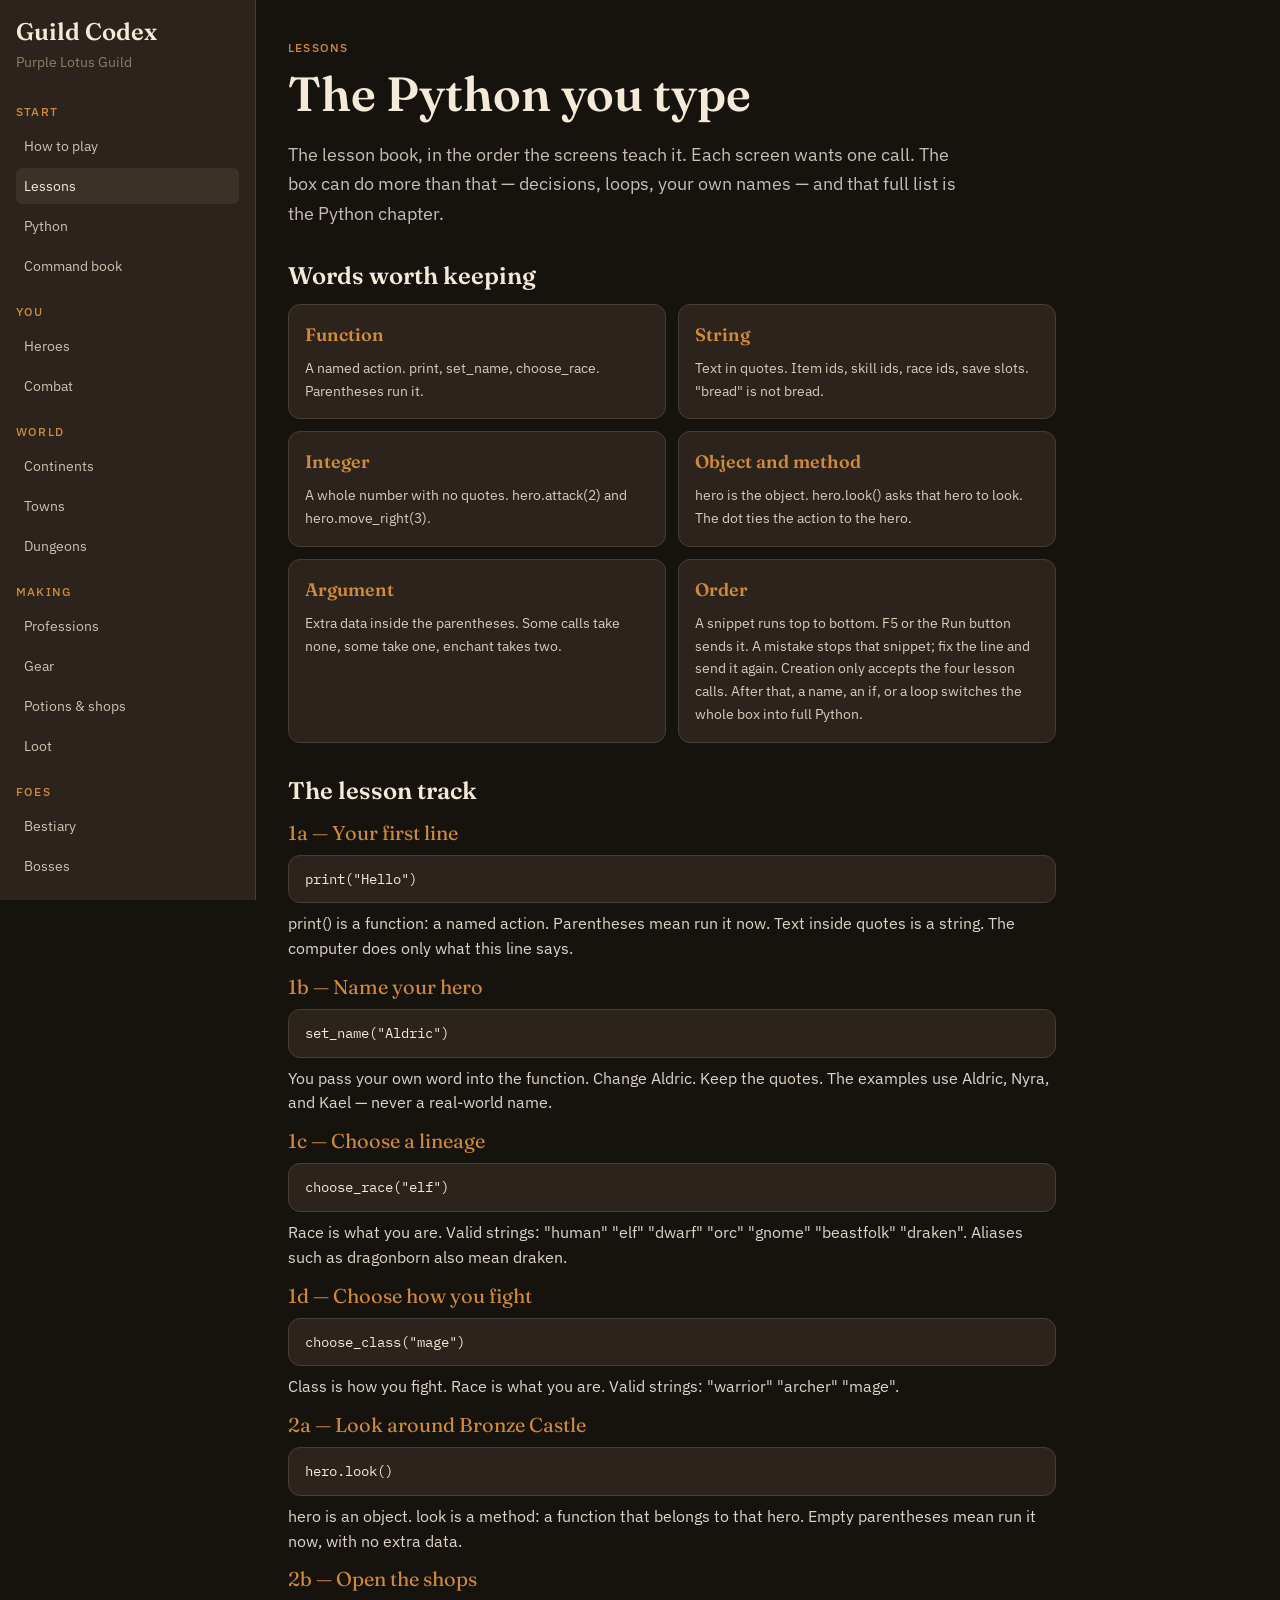
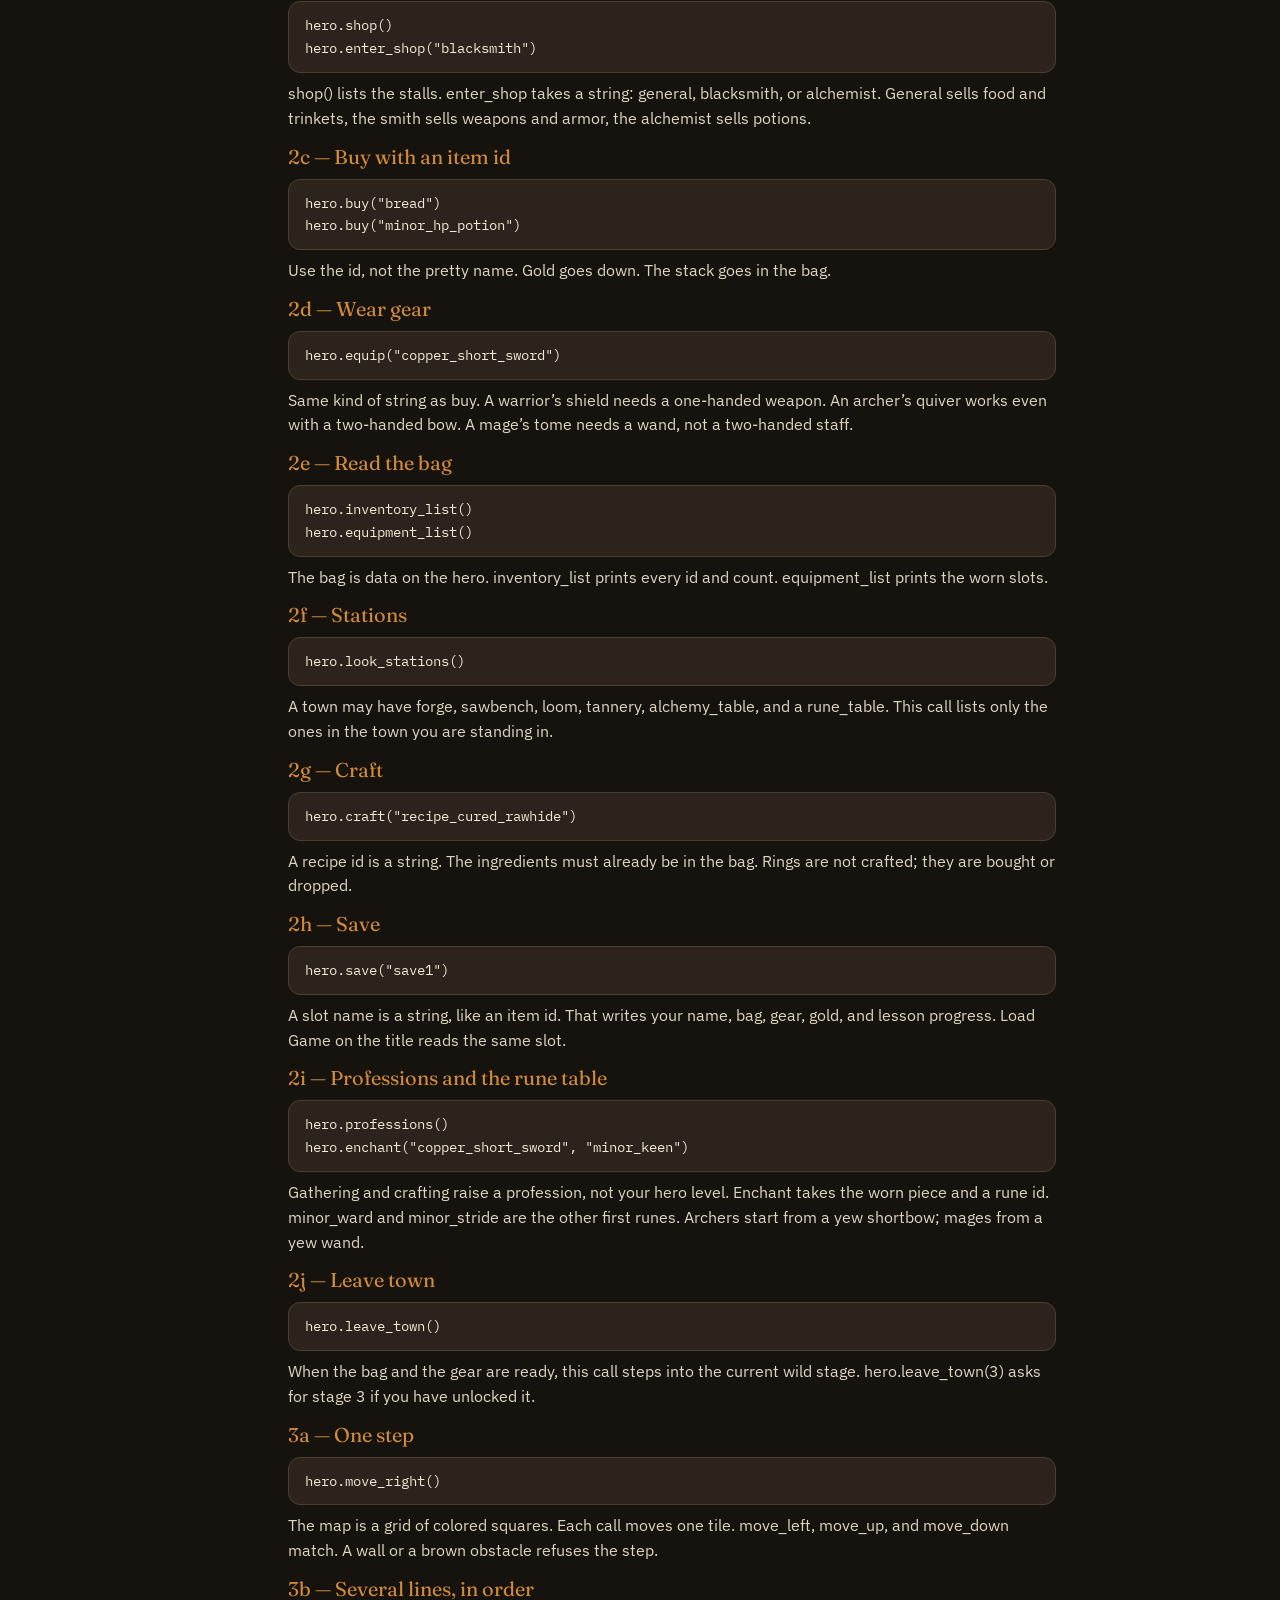
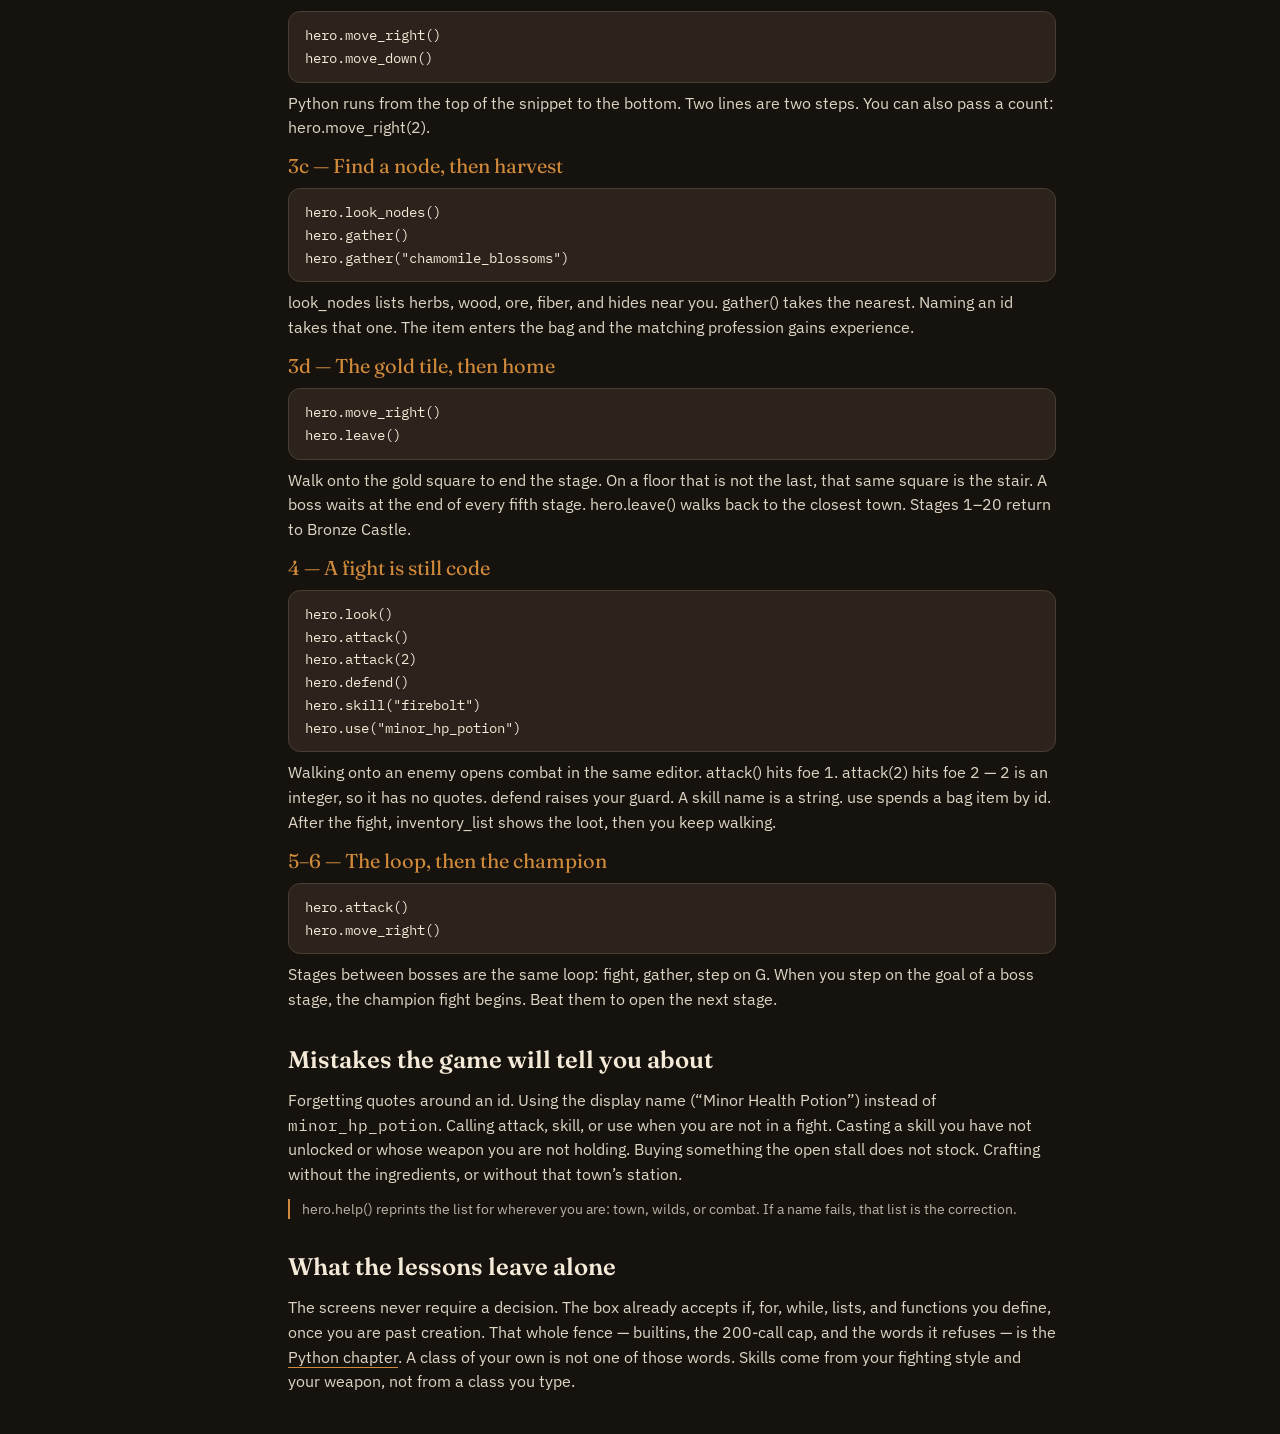
<file: python/index.html>
<!DOCTYPE html><html lang="en"><head><meta name="twitter:card" content="summary_large_image"><meta property="og:title" content="Guild Codex"><meta charSet="utf-8"/><meta name="viewport" content="width=device-width, initial-scale=1"/><link rel="stylesheet" href="../assets/styles-CVr9-Vob.css" data-precedence="default"/><link rel="stylesheet" href="https://fonts.googleapis.com/css2?family=Fraunces:opsz,wght@9..144,560;9..144,680&amp;family=IBM+Plex+Mono:wght@400;500&amp;family=IBM+Plex+Sans:ital,wght@0,400;0,500;0,600;1,400&amp;display=swap" data-precedence="default"/><title>Guild Codex</title><meta name="description" content="Field guide for Purple Lotus Guild — how to play, the Python you type, heroes, continents, monsters, and bosses."/><meta name="theme-color" content="#16130f"/><link rel="icon" type="image/svg+xml" href="../favicon.svg"/><meta name="apple-mobile-web-app-title" content="Guild Codex"><meta name="apple-mobile-web-app-status-bar-style" content="black"></head><body><!--$--><div class="min-h-screen bg-ink text-paper"><div class="mx-auto flex max-w-7xl"><aside class="sticky top-0 h-screen w-64 shrink-0 overflow-y-auto border-r border-line bg-bark px-4 py-5"><a class="block font-display text-2xl font-semibold leading-none" href="../index.html">Guild Codex</a><p class="mt-2 text-sm text-muted">Purple Lotus Guild</p><nav class="mt-8 space-y-5"><div><p class="mb-2 text-xs font-medium uppercase tracking-widest text-bronze">Start</p><ul class="space-y-1"><li><a class="block rounded-md px-2 py-2 text-sm text-paper/80 hover:bg-panel/70 hover:text-paper" href="../index.html">How to play</a></li><li><a class="block rounded-md px-2 py-2 text-sm bg-panel text-paper active" href="../python/index.html" data-status="active" aria-current="page">Lessons</a></li><li><a class="block rounded-md px-2 py-2 text-sm text-paper/80 hover:bg-panel/70 hover:text-paper" href="../language/index.html">Python</a></li><li><a class="block rounded-md px-2 py-2 text-sm text-paper/80 hover:bg-panel/70 hover:text-paper" href="../commands/index.html">Command book</a></li></ul></div><div><p class="mb-2 text-xs font-medium uppercase tracking-widest text-bronze">You</p><ul class="space-y-1"><li><a class="block rounded-md px-2 py-2 text-sm text-paper/80 hover:bg-panel/70 hover:text-paper" href="../hero/index.html">Heroes</a></li><li><a class="block rounded-md px-2 py-2 text-sm text-paper/80 hover:bg-panel/70 hover:text-paper" href="../combat/index.html">Combat</a></li></ul></div><div><p class="mb-2 text-xs font-medium uppercase tracking-widest text-bronze">World</p><ul class="space-y-1"><li><a class="block rounded-md px-2 py-2 text-sm text-paper/80 hover:bg-panel/70 hover:text-paper" href="../world/index.html">Continents</a></li><li><a class="block rounded-md px-2 py-2 text-sm text-paper/80 hover:bg-panel/70 hover:text-paper" href="../towns/index.html">Towns</a></li><li><a class="block rounded-md px-2 py-2 text-sm text-paper/80 hover:bg-panel/70 hover:text-paper" href="../dungeons/index.html">Dungeons</a></li></ul></div><div><p class="mb-2 text-xs font-medium uppercase tracking-widest text-bronze">Making</p><ul class="space-y-1"><li><a class="block rounded-md px-2 py-2 text-sm text-paper/80 hover:bg-panel/70 hover:text-paper" href="../crafts/index.html">Professions</a></li><li><a class="block rounded-md px-2 py-2 text-sm text-paper/80 hover:bg-panel/70 hover:text-paper" href="../gear/index.html">Gear</a></li><li><a class="block rounded-md px-2 py-2 text-sm text-paper/80 hover:bg-panel/70 hover:text-paper" href="../goods/index.html">Potions &amp; shops</a></li><li><a class="block rounded-md px-2 py-2 text-sm text-paper/80 hover:bg-panel/70 hover:text-paper" href="../loot/index.html">Loot</a></li></ul></div><div><p class="mb-2 text-xs font-medium uppercase tracking-widest text-bronze">Foes</p><ul class="space-y-1"><li><a class="block rounded-md px-2 py-2 text-sm text-paper/80 hover:bg-panel/70 hover:text-paper" href="../bestiary/index.html">Bestiary</a></li><li><a class="block rounded-md px-2 py-2 text-sm text-paper/80 hover:bg-panel/70 hover:text-paper" href="../bosses/index.html">Bosses</a></li></ul></div></nav></aside><main class="min-w-0 flex-1 px-4 py-6 md:px-8 md:py-10"><article class="max-w-3xl"><p class="text-xs font-medium uppercase tracking-widest text-bronze">Lessons</p><h1 class="mt-2 font-display text-4xl font-semibold leading-tight text-paper md:text-5xl">The Python you type</h1><p class="mt-4 max-w-2xl text-lg leading-relaxed text-paper/80">The lesson book, in the order the screens teach it. Each screen wants one call. The box can do more than that — decisions, loops, your own names — and that full list is the Python chapter.</p><div class="mt-8 space-y-8"><section><h2 class="font-display text-2xl font-semibold text-paper">Words worth keeping</h2><div class="mt-3 space-y-3 text-paper/90"><div class="grid gap-3 sm:grid-cols-2"><div class="rounded-card border border-line bg-bark px-4 py-4"><h3 class="font-display text-lg font-semibold text-bronze">Function</h3><div class="mt-2 space-y-2 text-sm leading-relaxed text-paper/85">A named action. print, set_name, choose_race. Parentheses run it.</div></div><div class="rounded-card border border-line bg-bark px-4 py-4"><h3 class="font-display text-lg font-semibold text-bronze">String</h3><div class="mt-2 space-y-2 text-sm leading-relaxed text-paper/85">Text in quotes. Item ids, skill ids, race ids, save slots. &quot;bread&quot; is not bread.</div></div><div class="rounded-card border border-line bg-bark px-4 py-4"><h3 class="font-display text-lg font-semibold text-bronze">Integer</h3><div class="mt-2 space-y-2 text-sm leading-relaxed text-paper/85">A whole number with no quotes. hero.attack(2) and hero.move_right(3).</div></div><div class="rounded-card border border-line bg-bark px-4 py-4"><h3 class="font-display text-lg font-semibold text-bronze">Object and method</h3><div class="mt-2 space-y-2 text-sm leading-relaxed text-paper/85">hero is the object. hero.look() asks that hero to look. The dot ties the action to the hero.</div></div><div class="rounded-card border border-line bg-bark px-4 py-4"><h3 class="font-display text-lg font-semibold text-bronze">Argument</h3><div class="mt-2 space-y-2 text-sm leading-relaxed text-paper/85">Extra data inside the parentheses. Some calls take none, some take one, enchant takes two.</div></div><div class="rounded-card border border-line bg-bark px-4 py-4"><h3 class="font-display text-lg font-semibold text-bronze">Order</h3><div class="mt-2 space-y-2 text-sm leading-relaxed text-paper/85">A snippet runs top to bottom. F5 or the Run button sends it. A mistake stops that snippet; fix the line and send it again. Creation only accepts the four lesson calls. After that, a name, an if, or a loop switches the whole box into full Python.</div></div></div></div></section><section><h2 class="font-display text-2xl font-semibold text-paper">The lesson track</h2><div class="mt-3 space-y-3 text-paper/90"><div class="space-y-2"><h3 class="font-display text-xl text-bronze">1a<!-- --> — <!-- -->Your first line</h3><pre class="overflow-x-auto rounded-card border border-line bg-bark px-4 py-3 font-mono text-sm leading-relaxed text-paper"><code>print(&quot;Hello&quot;)</code></pre><p>print() is a function: a named action. Parentheses mean run it now. Text inside quotes is a string. The computer does only what this line says.</p></div><div class="space-y-2"><h3 class="font-display text-xl text-bronze">1b<!-- --> — <!-- -->Name your hero</h3><pre class="overflow-x-auto rounded-card border border-line bg-bark px-4 py-3 font-mono text-sm leading-relaxed text-paper"><code>set_name(&quot;Aldric&quot;)</code></pre><p>You pass your own word into the function. Change Aldric. Keep the quotes. The examples use Aldric, Nyra, and Kael — never a real-world name.</p></div><div class="space-y-2"><h3 class="font-display text-xl text-bronze">1c<!-- --> — <!-- -->Choose a lineage</h3><pre class="overflow-x-auto rounded-card border border-line bg-bark px-4 py-3 font-mono text-sm leading-relaxed text-paper"><code>choose_race(&quot;elf&quot;)</code></pre><p>Race is what you are. Valid strings: &quot;human&quot; &quot;elf&quot; &quot;dwarf&quot; &quot;orc&quot; &quot;gnome&quot; &quot;beastfolk&quot; &quot;draken&quot;. Aliases such as dragonborn also mean draken.</p></div><div class="space-y-2"><h3 class="font-display text-xl text-bronze">1d<!-- --> — <!-- -->Choose how you fight</h3><pre class="overflow-x-auto rounded-card border border-line bg-bark px-4 py-3 font-mono text-sm leading-relaxed text-paper"><code>choose_class(&quot;mage&quot;)</code></pre><p>Class is how you fight. Race is what you are. Valid strings: &quot;warrior&quot; &quot;archer&quot; &quot;mage&quot;.</p></div><div class="space-y-2"><h3 class="font-display text-xl text-bronze">2a<!-- --> — <!-- -->Look around Bronze Castle</h3><pre class="overflow-x-auto rounded-card border border-line bg-bark px-4 py-3 font-mono text-sm leading-relaxed text-paper"><code>hero.look()</code></pre><p>hero is an object. look is a method: a function that belongs to that hero. Empty parentheses mean run it now, with no extra data.</p></div><div class="space-y-2"><h3 class="font-display text-xl text-bronze">2b<!-- --> — <!-- -->Open the shops</h3><pre class="overflow-x-auto rounded-card border border-line bg-bark px-4 py-3 font-mono text-sm leading-relaxed text-paper"><code>hero.shop()
hero.enter_shop(&quot;blacksmith&quot;)</code></pre><p>shop() lists the stalls. enter_shop takes a string: general, blacksmith, or alchemist. General sells food and trinkets, the smith sells weapons and armor, the alchemist sells potions.</p></div><div class="space-y-2"><h3 class="font-display text-xl text-bronze">2c<!-- --> — <!-- -->Buy with an item id</h3><pre class="overflow-x-auto rounded-card border border-line bg-bark px-4 py-3 font-mono text-sm leading-relaxed text-paper"><code>hero.buy(&quot;bread&quot;)
hero.buy(&quot;minor_hp_potion&quot;)</code></pre><p>Use the id, not the pretty name. Gold goes down. The stack goes in the bag.</p></div><div class="space-y-2"><h3 class="font-display text-xl text-bronze">2d<!-- --> — <!-- -->Wear gear</h3><pre class="overflow-x-auto rounded-card border border-line bg-bark px-4 py-3 font-mono text-sm leading-relaxed text-paper"><code>hero.equip(&quot;copper_short_sword&quot;)</code></pre><p>Same kind of string as buy. A warrior’s shield needs a one-handed weapon. An archer’s quiver works even with a two-handed bow. A mage’s tome needs a wand, not a two-handed staff.</p></div><div class="space-y-2"><h3 class="font-display text-xl text-bronze">2e<!-- --> — <!-- -->Read the bag</h3><pre class="overflow-x-auto rounded-card border border-line bg-bark px-4 py-3 font-mono text-sm leading-relaxed text-paper"><code>hero.inventory_list()
hero.equipment_list()</code></pre><p>The bag is data on the hero. inventory_list prints every id and count. equipment_list prints the worn slots.</p></div><div class="space-y-2"><h3 class="font-display text-xl text-bronze">2f<!-- --> — <!-- -->Stations</h3><pre class="overflow-x-auto rounded-card border border-line bg-bark px-4 py-3 font-mono text-sm leading-relaxed text-paper"><code>hero.look_stations()</code></pre><p>A town may have forge, sawbench, loom, tannery, alchemy_table, and a rune_table. This call lists only the ones in the town you are standing in.</p></div><div class="space-y-2"><h3 class="font-display text-xl text-bronze">2g<!-- --> — <!-- -->Craft</h3><pre class="overflow-x-auto rounded-card border border-line bg-bark px-4 py-3 font-mono text-sm leading-relaxed text-paper"><code>hero.craft(&quot;recipe_cured_rawhide&quot;)</code></pre><p>A recipe id is a string. The ingredients must already be in the bag. Rings are not crafted; they are bought or dropped.</p></div><div class="space-y-2"><h3 class="font-display text-xl text-bronze">2h<!-- --> — <!-- -->Save</h3><pre class="overflow-x-auto rounded-card border border-line bg-bark px-4 py-3 font-mono text-sm leading-relaxed text-paper"><code>hero.save(&quot;save1&quot;)</code></pre><p>A slot name is a string, like an item id. That writes your name, bag, gear, gold, and lesson progress. Load Game on the title reads the same slot.</p></div><div class="space-y-2"><h3 class="font-display text-xl text-bronze">2i<!-- --> — <!-- -->Professions and the rune table</h3><pre class="overflow-x-auto rounded-card border border-line bg-bark px-4 py-3 font-mono text-sm leading-relaxed text-paper"><code>hero.professions()
hero.enchant(&quot;copper_short_sword&quot;, &quot;minor_keen&quot;)</code></pre><p>Gathering and crafting raise a profession, not your hero level. Enchant takes the worn piece and a rune id. minor_ward and minor_stride are the other first runes. Archers start from a yew shortbow; mages from a yew wand.</p></div><div class="space-y-2"><h3 class="font-display text-xl text-bronze">2j<!-- --> — <!-- -->Leave town</h3><pre class="overflow-x-auto rounded-card border border-line bg-bark px-4 py-3 font-mono text-sm leading-relaxed text-paper"><code>hero.leave_town()</code></pre><p>When the bag and the gear are ready, this call steps into the current wild stage. hero.leave_town(3) asks for stage 3 if you have unlocked it.</p></div><div class="space-y-2"><h3 class="font-display text-xl text-bronze">3a<!-- --> — <!-- -->One step</h3><pre class="overflow-x-auto rounded-card border border-line bg-bark px-4 py-3 font-mono text-sm leading-relaxed text-paper"><code>hero.move_right()</code></pre><p>The map is a grid of colored squares. Each call moves one tile. move_left, move_up, and move_down match. A wall or a brown obstacle refuses the step.</p></div><div class="space-y-2"><h3 class="font-display text-xl text-bronze">3b<!-- --> — <!-- -->Several lines, in order</h3><pre class="overflow-x-auto rounded-card border border-line bg-bark px-4 py-3 font-mono text-sm leading-relaxed text-paper"><code>hero.move_right()
hero.move_down()</code></pre><p>Python runs from the top of the snippet to the bottom. Two lines are two steps. You can also pass a count: hero.move_right(2).</p></div><div class="space-y-2"><h3 class="font-display text-xl text-bronze">3c<!-- --> — <!-- -->Find a node, then harvest</h3><pre class="overflow-x-auto rounded-card border border-line bg-bark px-4 py-3 font-mono text-sm leading-relaxed text-paper"><code>hero.look_nodes()
hero.gather()
hero.gather(&quot;chamomile_blossoms&quot;)</code></pre><p>look_nodes lists herbs, wood, ore, fiber, and hides near you. gather() takes the nearest. Naming an id takes that one. The item enters the bag and the matching profession gains experience.</p></div><div class="space-y-2"><h3 class="font-display text-xl text-bronze">3d<!-- --> — <!-- -->The gold tile, then home</h3><pre class="overflow-x-auto rounded-card border border-line bg-bark px-4 py-3 font-mono text-sm leading-relaxed text-paper"><code>hero.move_right()
hero.leave()</code></pre><p>Walk onto the gold square to end the stage. On a floor that is not the last, that same square is the stair. A boss waits at the end of every fifth stage. hero.leave() walks back to the closest town. Stages 1–20 return to Bronze Castle.</p></div><div class="space-y-2"><h3 class="font-display text-xl text-bronze">4<!-- --> — <!-- -->A fight is still code</h3><pre class="overflow-x-auto rounded-card border border-line bg-bark px-4 py-3 font-mono text-sm leading-relaxed text-paper"><code>hero.look()
hero.attack()
hero.attack(2)
hero.defend()
hero.skill(&quot;firebolt&quot;)
hero.use(&quot;minor_hp_potion&quot;)</code></pre><p>Walking onto an enemy opens combat in the same editor. attack() hits foe 1. attack(2) hits foe 2 — 2 is an integer, so it has no quotes. defend raises your guard. A skill name is a string. use spends a bag item by id. After the fight, inventory_list shows the loot, then you keep walking.</p></div><div class="space-y-2"><h3 class="font-display text-xl text-bronze">5–6<!-- --> — <!-- -->The loop, then the champion</h3><pre class="overflow-x-auto rounded-card border border-line bg-bark px-4 py-3 font-mono text-sm leading-relaxed text-paper"><code>hero.attack()
hero.move_right()</code></pre><p>Stages between bosses are the same loop: fight, gather, step on G. When you step on the goal of a boss stage, the champion fight begins. Beat them to open the next stage.</p></div></div></section><section><h2 class="font-display text-2xl font-semibold text-paper">Mistakes the game will tell you about</h2><div class="mt-3 space-y-3 text-paper/90"><p>Forgetting quotes around an id. Using the display name (“Minor Health Potion”) instead of <span class="font-mono">minor_hp_potion</span>. Calling attack, skill, or use when you are not in a fight. Casting a skill you have not unlocked or whose weapon you are not holding. Buying something the open stall does not stock. Crafting without the ingredients, or without that town’s station.</p><p class="border-l-2 border-bronze pl-3 text-sm text-paper/75">hero.help() reprints the list for wherever you are: town, wilds, or combat. If a name fails, that list is the correction.</p></div></section><section><h2 class="font-display text-2xl font-semibold text-paper">What the lessons leave alone</h2><div class="mt-3 space-y-3 text-paper/90"><p>The screens never require a decision. The box already accepts if, for, while, lists, and functions you define, once you are past creation. That whole fence — builtins, the 200-call cap, and the words it refuses — is the<!-- --> <a class="underline decoration-bronze underline-offset-4" href="../language/index.html">Python chapter</a>. A class of your own is not one of those words. Skills come from your fighting style and your weapon, not from a class you type.</p></div></section></div></article></main></div></div><!--/$--></body></html>
</file>
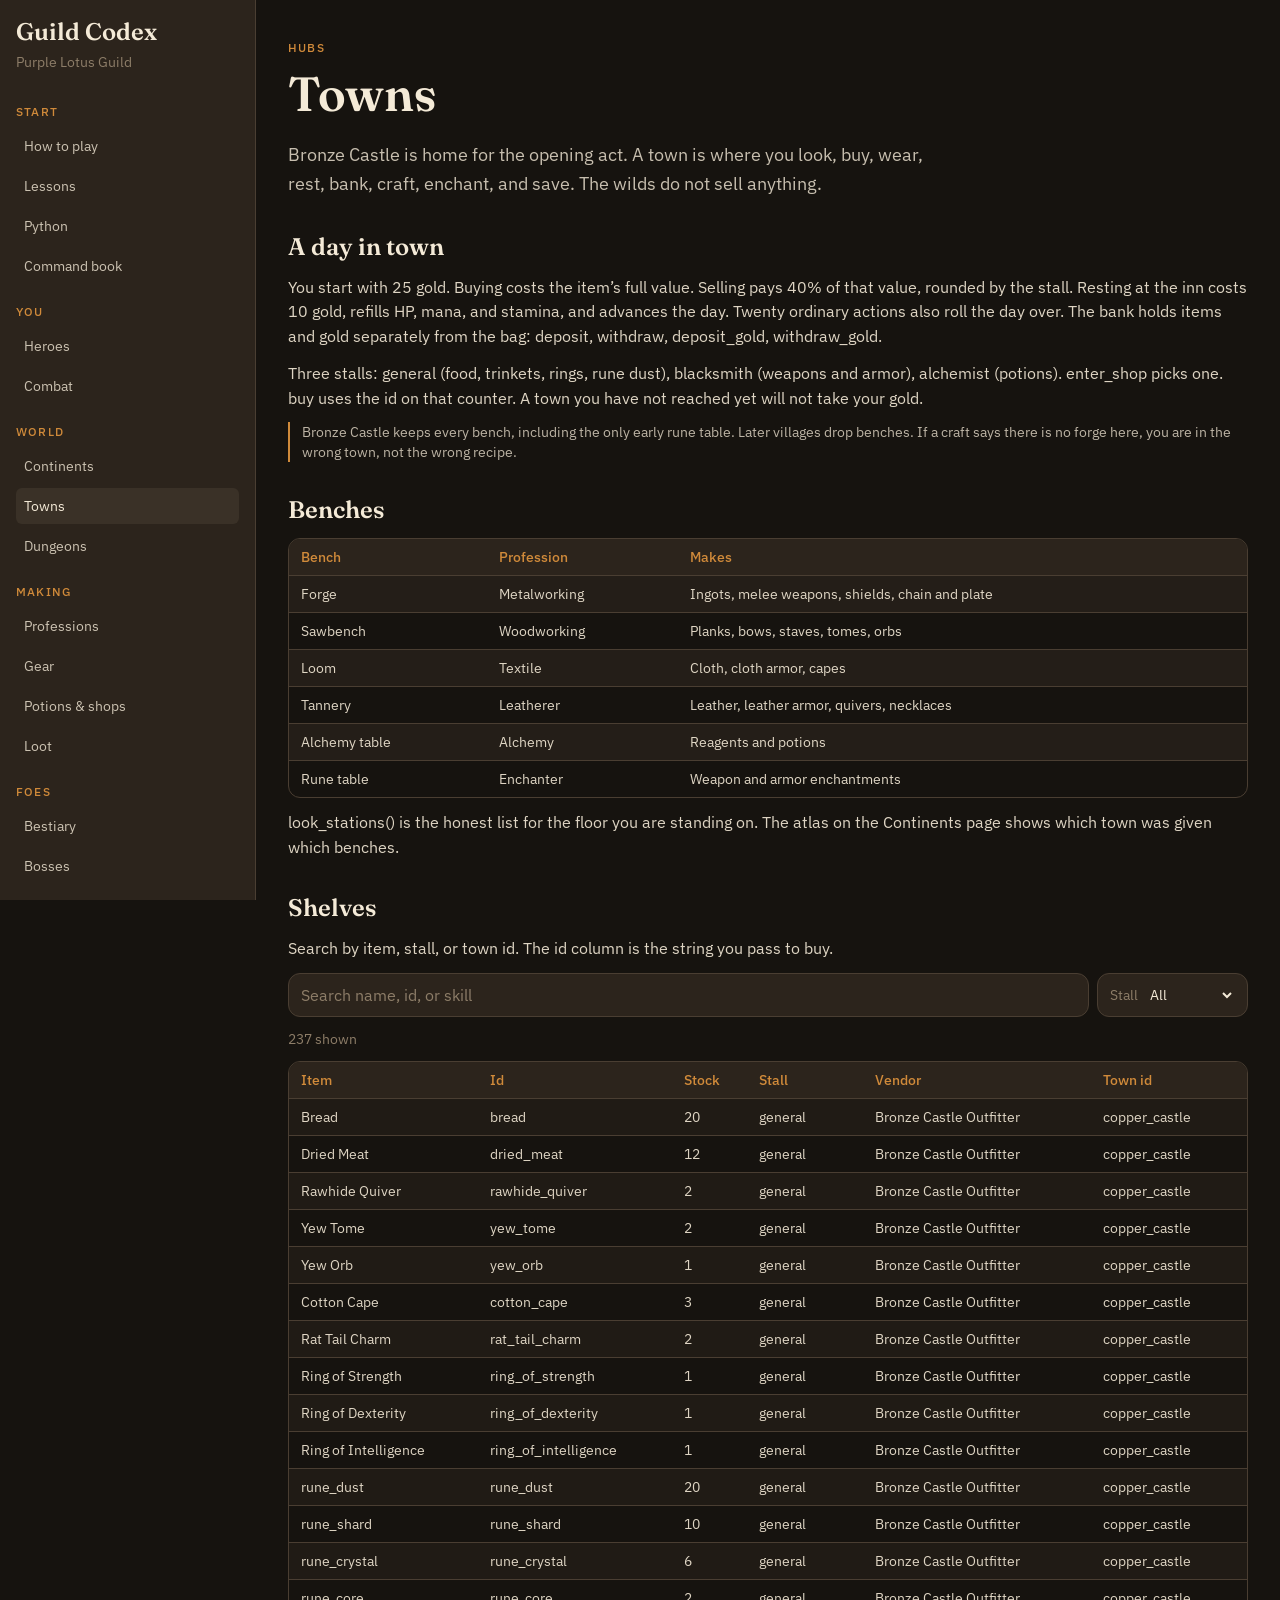
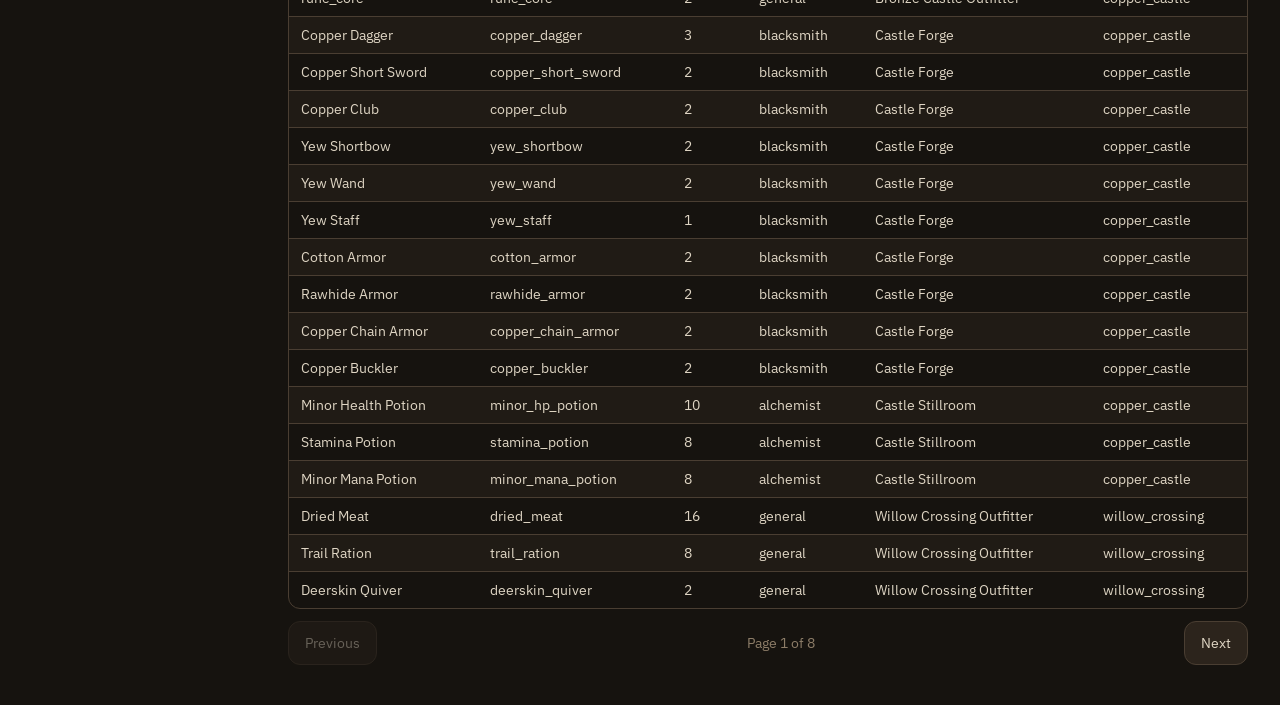
<file: towns/index.html>
<!DOCTYPE html><html lang="en"><head><meta name="twitter:card" content="summary_large_image"><meta property="og:title" content="Guild Codex"><meta charSet="utf-8"/><meta name="viewport" content="width=device-width, initial-scale=1"/><link rel="stylesheet" href="../assets/styles-CVr9-Vob.css" data-precedence="default"/><link rel="stylesheet" href="https://fonts.googleapis.com/css2?family=Fraunces:opsz,wght@9..144,560;9..144,680&amp;family=IBM+Plex+Mono:wght@400;500&amp;family=IBM+Plex+Sans:ital,wght@0,400;0,500;0,600;1,400&amp;display=swap" data-precedence="default"/><title>Guild Codex</title><meta name="description" content="Field guide for Purple Lotus Guild — how to play, the Python you type, heroes, continents, monsters, and bosses."/><meta name="theme-color" content="#16130f"/><link rel="icon" type="image/svg+xml" href="../favicon.svg"/><meta name="apple-mobile-web-app-title" content="Guild Codex"><meta name="apple-mobile-web-app-status-bar-style" content="black"></head><body><!--$--><div class="min-h-screen bg-ink text-paper"><div class="mx-auto flex max-w-7xl"><aside class="sticky top-0 h-screen w-64 shrink-0 overflow-y-auto border-r border-line bg-bark px-4 py-5"><a class="block font-display text-2xl font-semibold leading-none" href="../index.html">Guild Codex</a><p class="mt-2 text-sm text-muted">Purple Lotus Guild</p><nav class="mt-8 space-y-5"><div><p class="mb-2 text-xs font-medium uppercase tracking-widest text-bronze">Start</p><ul class="space-y-1"><li><a class="block rounded-md px-2 py-2 text-sm text-paper/80 hover:bg-panel/70 hover:text-paper" href="../index.html">How to play</a></li><li><a class="block rounded-md px-2 py-2 text-sm text-paper/80 hover:bg-panel/70 hover:text-paper" href="../python/index.html">Lessons</a></li><li><a class="block rounded-md px-2 py-2 text-sm text-paper/80 hover:bg-panel/70 hover:text-paper" href="../language/index.html">Python</a></li><li><a class="block rounded-md px-2 py-2 text-sm text-paper/80 hover:bg-panel/70 hover:text-paper" href="../commands/index.html">Command book</a></li></ul></div><div><p class="mb-2 text-xs font-medium uppercase tracking-widest text-bronze">You</p><ul class="space-y-1"><li><a class="block rounded-md px-2 py-2 text-sm text-paper/80 hover:bg-panel/70 hover:text-paper" href="../hero/index.html">Heroes</a></li><li><a class="block rounded-md px-2 py-2 text-sm text-paper/80 hover:bg-panel/70 hover:text-paper" href="../combat/index.html">Combat</a></li></ul></div><div><p class="mb-2 text-xs font-medium uppercase tracking-widest text-bronze">World</p><ul class="space-y-1"><li><a class="block rounded-md px-2 py-2 text-sm text-paper/80 hover:bg-panel/70 hover:text-paper" href="../world/index.html">Continents</a></li><li><a class="block rounded-md px-2 py-2 text-sm bg-panel text-paper active" href="../towns/index.html" data-status="active" aria-current="page">Towns</a></li><li><a class="block rounded-md px-2 py-2 text-sm text-paper/80 hover:bg-panel/70 hover:text-paper" href="../dungeons/index.html">Dungeons</a></li></ul></div><div><p class="mb-2 text-xs font-medium uppercase tracking-widest text-bronze">Making</p><ul class="space-y-1"><li><a class="block rounded-md px-2 py-2 text-sm text-paper/80 hover:bg-panel/70 hover:text-paper" href="../crafts/index.html">Professions</a></li><li><a class="block rounded-md px-2 py-2 text-sm text-paper/80 hover:bg-panel/70 hover:text-paper" href="../gear/index.html">Gear</a></li><li><a class="block rounded-md px-2 py-2 text-sm text-paper/80 hover:bg-panel/70 hover:text-paper" href="../goods/index.html">Potions &amp; shops</a></li><li><a class="block rounded-md px-2 py-2 text-sm text-paper/80 hover:bg-panel/70 hover:text-paper" href="../loot/index.html">Loot</a></li></ul></div><div><p class="mb-2 text-xs font-medium uppercase tracking-widest text-bronze">Foes</p><ul class="space-y-1"><li><a class="block rounded-md px-2 py-2 text-sm text-paper/80 hover:bg-panel/70 hover:text-paper" href="../bestiary/index.html">Bestiary</a></li><li><a class="block rounded-md px-2 py-2 text-sm text-paper/80 hover:bg-panel/70 hover:text-paper" href="../bosses/index.html">Bosses</a></li></ul></div></nav></aside><main class="min-w-0 flex-1 px-4 py-6 md:px-8 md:py-10"><article class="max-w-6xl"><p class="text-xs font-medium uppercase tracking-widest text-bronze">Hubs</p><h1 class="mt-2 font-display text-4xl font-semibold leading-tight text-paper md:text-5xl">Towns</h1><p class="mt-4 max-w-2xl text-lg leading-relaxed text-paper/80">Bronze Castle is home for the opening act. A town is where you look, buy, wear, rest, bank, craft, enchant, and save. The wilds do not sell anything.</p><div class="mt-8 space-y-8"><section><h2 class="font-display text-2xl font-semibold text-paper">A day in town</h2><div class="mt-3 space-y-3 text-paper/90"><p>You start with 25 gold. Buying costs the item’s full value. Selling pays 40% of that value, rounded by the stall. Resting at the inn costs 10 gold, refills HP, mana, and stamina, and advances the day. Twenty ordinary actions also roll the day over. The bank holds items and gold separately from the bag: deposit, withdraw, deposit_gold, withdraw_gold.</p><p>Three stalls: general (food, trinkets, rings, rune dust), blacksmith (weapons and armor), alchemist (potions). enter_shop picks one. buy uses the id on that counter. A town you have not reached yet will not take your gold.</p><p class="border-l-2 border-bronze pl-3 text-sm text-paper/75">Bronze Castle keeps every bench, including the only early rune table. Later villages drop benches. If a craft says there is no forge here, you are in the wrong town, not the wrong recipe.</p></div></section><section><h2 class="font-display text-2xl font-semibold text-paper">Benches</h2><div class="mt-3 space-y-3 text-paper/90"><div class="overflow-x-auto rounded-card border border-line"><table class="w-full min-w-xl border-collapse text-left text-sm"><thead class="bg-bark text-bronze"><tr><th class="px-3 py-2 font-medium">Bench</th><th class="px-3 py-2 font-medium">Profession</th><th class="px-3 py-2 font-medium">Makes</th></tr></thead><tbody><tr class="border-t border-line odd:bg-panel/40"><td class="px-3 py-2 align-top text-paper/90">Forge</td><td class="px-3 py-2 align-top text-paper/90">Metalworking</td><td class="px-3 py-2 align-top text-paper/90">Ingots, melee weapons, shields, chain and plate</td></tr><tr class="border-t border-line odd:bg-panel/40"><td class="px-3 py-2 align-top text-paper/90">Sawbench</td><td class="px-3 py-2 align-top text-paper/90">Woodworking</td><td class="px-3 py-2 align-top text-paper/90">Planks, bows, staves, tomes, orbs</td></tr><tr class="border-t border-line odd:bg-panel/40"><td class="px-3 py-2 align-top text-paper/90">Loom</td><td class="px-3 py-2 align-top text-paper/90">Textile</td><td class="px-3 py-2 align-top text-paper/90">Cloth, cloth armor, capes</td></tr><tr class="border-t border-line odd:bg-panel/40"><td class="px-3 py-2 align-top text-paper/90">Tannery</td><td class="px-3 py-2 align-top text-paper/90">Leatherer</td><td class="px-3 py-2 align-top text-paper/90">Leather, leather armor, quivers, necklaces</td></tr><tr class="border-t border-line odd:bg-panel/40"><td class="px-3 py-2 align-top text-paper/90">Alchemy table</td><td class="px-3 py-2 align-top text-paper/90">Alchemy</td><td class="px-3 py-2 align-top text-paper/90">Reagents and potions</td></tr><tr class="border-t border-line odd:bg-panel/40"><td class="px-3 py-2 align-top text-paper/90">Rune table</td><td class="px-3 py-2 align-top text-paper/90">Enchanter</td><td class="px-3 py-2 align-top text-paper/90">Weapon and armor enchantments</td></tr></tbody></table></div><p>look_stations() is the honest list for the floor you are standing on. The atlas on the Continents page shows which town was given which benches.</p></div></section><section><h2 class="font-display text-2xl font-semibold text-paper">Shelves</h2><div class="mt-3 space-y-3 text-paper/90"><p>Search by item, stall, or town id. The id column is the string you pass to buy.</p><script type="application/json" id="shelf-rows">[{"stall":"Bronze Castle Outfitter","kind":"general","town":"copper_castle","item":"Bread","id":"bread","qty":20},{"stall":"Bronze Castle Outfitter","kind":"general","town":"copper_castle","item":"Dried Meat","id":"dried_meat","qty":12},{"stall":"Bronze Castle Outfitter","kind":"general","town":"copper_castle","item":"Rawhide Quiver","id":"rawhide_quiver","qty":2},{"stall":"Bronze Castle Outfitter","kind":"general","town":"copper_castle","item":"Yew Tome","id":"yew_tome","qty":2},{"stall":"Bronze Castle Outfitter","kind":"general","town":"copper_castle","item":"Yew Orb","id":"yew_orb","qty":1},{"stall":"Bronze Castle Outfitter","kind":"general","town":"copper_castle","item":"Cotton Cape","id":"cotton_cape","qty":3},{"stall":"Bronze Castle Outfitter","kind":"general","town":"copper_castle","item":"Rat Tail Charm","id":"rat_tail_charm","qty":2},{"stall":"Bronze Castle Outfitter","kind":"general","town":"copper_castle","item":"Ring of Strength","id":"ring_of_strength","qty":1},{"stall":"Bronze Castle Outfitter","kind":"general","town":"copper_castle","item":"Ring of Dexterity","id":"ring_of_dexterity","qty":1},{"stall":"Bronze Castle Outfitter","kind":"general","town":"copper_castle","item":"Ring of Intelligence","id":"ring_of_intelligence","qty":1},{"stall":"Bronze Castle Outfitter","kind":"general","town":"copper_castle","item":"rune_dust","id":"rune_dust","qty":20},{"stall":"Bronze Castle Outfitter","kind":"general","town":"copper_castle","item":"rune_shard","id":"rune_shard","qty":10},{"stall":"Bronze Castle Outfitter","kind":"general","town":"copper_castle","item":"rune_crystal","id":"rune_crystal","qty":6},{"stall":"Bronze Castle Outfitter","kind":"general","town":"copper_castle","item":"rune_core","id":"rune_core","qty":2},{"stall":"Castle Forge","kind":"blacksmith","town":"copper_castle","item":"Copper Dagger","id":"copper_dagger","qty":3},{"stall":"Castle Forge","kind":"blacksmith","town":"copper_castle","item":"Copper Short Sword","id":"copper_short_sword","qty":2},{"stall":"Castle Forge","kind":"blacksmith","town":"copper_castle","item":"Copper Club","id":"copper_club","qty":2},{"stall":"Castle Forge","kind":"blacksmith","town":"copper_castle","item":"Yew Shortbow","id":"yew_shortbow","qty":2},{"stall":"Castle Forge","kind":"blacksmith","town":"copper_castle","item":"Yew Wand","id":"yew_wand","qty":2},{"stall":"Castle Forge","kind":"blacksmith","town":"copper_castle","item":"Yew Staff","id":"yew_staff","qty":1},{"stall":"Castle Forge","kind":"blacksmith","town":"copper_castle","item":"Cotton Armor","id":"cotton_armor","qty":2},{"stall":"Castle Forge","kind":"blacksmith","town":"copper_castle","item":"Rawhide Armor","id":"rawhide_armor","qty":2},{"stall":"Castle Forge","kind":"blacksmith","town":"copper_castle","item":"Copper Chain Armor","id":"copper_chain_armor","qty":2},{"stall":"Castle Forge","kind":"blacksmith","town":"copper_castle","item":"Copper Buckler","id":"copper_buckler","qty":2},{"stall":"Castle Stillroom","kind":"alchemist","town":"copper_castle","item":"Minor Health Potion","id":"minor_hp_potion","qty":10},{"stall":"Castle Stillroom","kind":"alchemist","town":"copper_castle","item":"Stamina Potion","id":"stamina_potion","qty":8},{"stall":"Castle Stillroom","kind":"alchemist","town":"copper_castle","item":"Minor Mana Potion","id":"minor_mana_potion","qty":8},{"stall":"Willow Crossing Outfitter","kind":"general","town":"willow_crossing","item":"Dried Meat","id":"dried_meat","qty":16},{"stall":"Willow Crossing Outfitter","kind":"general","town":"willow_crossing","item":"Trail Ration","id":"trail_ration","qty":8},{"stall":"Willow Crossing Outfitter","kind":"general","town":"willow_crossing","item":"Deerskin Quiver","id":"deerskin_quiver","qty":2},{"stall":"Willow Crossing Outfitter","kind":"general","town":"willow_crossing","item":"Lemonwood Tome","id":"lemonwood_tome","qty":2},{"stall":"Willow Crossing Outfitter","kind":"general","town":"willow_crossing","item":"Linen Cape","id":"linen_cape","qty":2},{"stall":"Willow Crossing Outfitter","kind":"general","town":"willow_crossing","item":"Fang Necklace","id":"fang_necklace","qty":2},{"stall":"Willow Crossing Outfitter","kind":"general","town":"willow_crossing","item":"Bone Talisman","id":"bone_talisman","qty":1},{"stall":"Willow Crossing Outfitter","kind":"general","town":"willow_crossing","item":"Ring of Vitality","id":"ring_of_vitality","qty":1},{"stall":"Willow Crossing Outfitter","kind":"general","town":"willow_crossing","item":"Ring of Defense","id":"ring_of_defense","qty":1},{"stall":"Crossing Smithy","kind":"blacksmith","town":"willow_crossing","item":"Bronze Short Sword","id":"bronze_short_sword","qty":2},{"stall":"Crossing Smithy","kind":"blacksmith","town":"willow_crossing","item":"Bronze Dagger","id":"bronze_dagger","qty":2},{"stall":"Crossing Smithy","kind":"blacksmith","town":"willow_crossing","item":"Bronze Mace","id":"bronze_mace","qty":1},{"stall":"Crossing Smithy","kind":"blacksmith","town":"willow_crossing","item":"Lemonwood Shortbow","id":"lemonwood_shortbow","qty":2},{"stall":"Crossing Smithy","kind":"blacksmith","town":"willow_crossing","item":"Lemonwood Longbow","id":"lemonwood_longbow","qty":1},{"stall":"Crossing Smithy","kind":"blacksmith","town":"willow_crossing","item":"Lemonwood Wand","id":"lemonwood_wand","qty":2},{"stall":"Crossing Smithy","kind":"blacksmith","town":"willow_crossing","item":"Lemonwood Staff","id":"lemonwood_staff","qty":1},{"stall":"Crossing Smithy","kind":"blacksmith","town":"willow_crossing","item":"Linen Armor","id":"linen_armor","qty":2},{"stall":"Crossing Smithy","kind":"blacksmith","town":"willow_crossing","item":"Deerskin Armor","id":"deerskin_armor","qty":2},{"stall":"Crossing Smithy","kind":"blacksmith","town":"willow_crossing","item":"Bronze Chain Armor","id":"bronze_chain_armor","qty":2},{"stall":"Crossing Smithy","kind":"blacksmith","town":"willow_crossing","item":"Bronze Round Shield","id":"bronze_round_shield","qty":2},{"stall":"Crossing Apothecary","kind":"alchemist","town":"willow_crossing","item":"Minor Health Potion","id":"minor_hp_potion","qty":12},{"stall":"Crossing Apothecary","kind":"alchemist","town":"willow_crossing","item":"Health Potion","id":"hp_potion","qty":6},{"stall":"Crossing Apothecary","kind":"alchemist","town":"willow_crossing","item":"Stamina Potion","id":"stamina_potion","qty":8},{"stall":"Crossing Apothecary","kind":"alchemist","town":"willow_crossing","item":"Minor Mana Potion","id":"minor_mana_potion","qty":8},{"stall":"Crossing Apothecary","kind":"alchemist","town":"willow_crossing","item":"Antidote","id":"antidote","qty":6},{"stall":"Saltmere Chandler","kind":"general","town":"saltmere","item":"Berry Tart","id":"berry_tart","qty":12},{"stall":"Saltmere Chandler","kind":"general","town":"saltmere","item":"Trail Ration","id":"trail_ration","qty":10},{"stall":"Saltmere Chandler","kind":"general","town":"saltmere","item":"Deerskin Quiver","id":"deerskin_quiver","qty":2},{"stall":"Saltmere Chandler","kind":"general","town":"saltmere","item":"Lemonwood Orb","id":"lemonwood_orb","qty":2},{"stall":"Saltmere Chandler","kind":"general","town":"saltmere","item":"Linen Cape","id":"linen_cape","qty":2},{"stall":"Saltmere Chandler","kind":"general","town":"saltmere","item":"Elemental Shard Necklace","id":"elemental_shard_necklace","qty":2},{"stall":"Saltmere Chandler","kind":"general","town":"saltmere","item":"Ring of Accuracy","id":"ring_of_accuracy","qty":1},{"stall":"Saltmere Smithy","kind":"blacksmith","town":"saltmere","item":"Bronze Long Sword","id":"bronze_long_sword","qty":2},{"stall":"Saltmere Smithy","kind":"blacksmith","town":"saltmere","item":"Bronze Spear","id":"bronze_spear","qty":2},{"stall":"Saltmere Smithy","kind":"blacksmith","town":"saltmere","item":"Lemonwood Longbow","id":"lemonwood_longbow","qty":2},{"stall":"Saltmere Smithy","kind":"blacksmith","town":"saltmere","item":"Lemonwood Light Crossbow","id":"lemonwood_light_crossbow","qty":1},{"stall":"Saltmere Smithy","kind":"blacksmith","town":"saltmere","item":"Lemonwood Staff","id":"lemonwood_staff","qty":2},{"stall":"Saltmere Smithy","kind":"blacksmith","town":"saltmere","item":"Linen Armor","id":"linen_armor","qty":2},{"stall":"Saltmere Smithy","kind":"blacksmith","town":"saltmere","item":"Deerskin Armor","id":"deerskin_armor","qty":2},{"stall":"Saltmere Smithy","kind":"blacksmith","town":"saltmere","item":"Bronze Chain Armor","id":"bronze_chain_armor","qty":2},{"stall":"Saltmere Smithy","kind":"blacksmith","town":"saltmere","item":"Bronze Kite Shield","id":"bronze_kite_shield","qty":1},{"stall":"Tide Still","kind":"alchemist","town":"saltmere","item":"Health Potion","id":"hp_potion","qty":8},{"stall":"Tide Still","kind":"alchemist","town":"saltmere","item":"Mana Potion","id":"mana_potion","qty":6},{"stall":"Tide Still","kind":"alchemist","town":"saltmere","item":"Stamina Potion","id":"stamina_potion","qty":8},{"stall":"Tide Still","kind":"alchemist","town":"saltmere","item":"Antidote","id":"antidote","qty":8},{"stall":"Tide Still","kind":"alchemist","town":"saltmere","item":"Burn Salve","id":"burn_salve","qty":4},{"stall":"Cinderwell Outfitter","kind":"general","town":"cinderwell","item":"Trail Ration","id":"trail_ration","qty":12},{"stall":"Cinderwell Outfitter","kind":"general","town":"cinderwell","item":"Boarskin Quiver","id":"boarskin_quiver","qty":2},{"stall":"Cinderwell Outfitter","kind":"general","town":"cinderwell","item":"Hickory Tome","id":"hickory_tome","qty":2},{"stall":"Cinderwell Outfitter","kind":"general","town":"cinderwell","item":"Wool Cape","id":"wool_cape","qty":2},{"stall":"Cinderwell Outfitter","kind":"general","town":"cinderwell","item":"Wolf Fang Necklace","id":"wolf_fang_necklace","qty":1},{"stall":"Cinderwell Outfitter","kind":"general","town":"cinderwell","item":"Infernal Ember Necklace","id":"infernal_ember_necklace","qty":1},{"stall":"Cinderwell Outfitter","kind":"general","town":"cinderwell","item":"Ring of the Berserker","id":"ring_of_the_berserker","qty":1},{"stall":"Cinderwell Outfitter","kind":"general","town":"cinderwell","item":"Ring of the Hunter","id":"ring_of_the_hunter","qty":1},{"stall":"Cinderwell Smithy","kind":"blacksmith","town":"cinderwell","item":"Iron Short Sword","id":"iron_short_sword","qty":2},{"stall":"Cinderwell Smithy","kind":"blacksmith","town":"cinderwell","item":"Iron Battle Axe","id":"iron_battle_axe","qty":2},{"stall":"Cinderwell Smithy","kind":"blacksmith","town":"cinderwell","item":"Iron Mace","id":"iron_mace","qty":1},{"stall":"Cinderwell Smithy","kind":"blacksmith","town":"cinderwell","item":"Hickory Longbow","id":"hickory_longbow","qty":2},{"stall":"Cinderwell Smithy","kind":"blacksmith","town":"cinderwell","item":"Hickory Composite Bow","id":"hickory_composite_bow","qty":1},{"stall":"Cinderwell Smithy","kind":"blacksmith","town":"cinderwell","item":"Hickory Staff","id":"hickory_staff","qty":2},{"stall":"Cinderwell Smithy","kind":"blacksmith","town":"cinderwell","item":"Hickory Wand","id":"hickory_wand","qty":2},{"stall":"Cinderwell Smithy","kind":"blacksmith","town":"cinderwell","item":"Wool Armor","id":"wool_armor","qty":2},{"stall":"Cinderwell Smithy","kind":"blacksmith","town":"cinderwell","item":"Boarskin Armor","id":"boarskin_armor","qty":2},{"stall":"Cinderwell Smithy","kind":"blacksmith","town":"cinderwell","item":"Iron Chain Armor","id":"iron_chain_armor","qty":2},{"stall":"Cinderwell Smithy","kind":"blacksmith","town":"cinderwell","item":"Iron Round Shield","id":"iron_round_shield","qty":2},{"stall":"Ash Flask","kind":"alchemist","town":"cinderwell","item":"Health Potion","id":"hp_potion","qty":10},{"stall":"Ash Flask","kind":"alchemist","town":"cinderwell","item":"Greater Health Potion","id":"greater_hp_potion","qty":4},{"stall":"Ash Flask","kind":"alchemist","town":"cinderwell","item":"Mana Potion","id":"mana_potion","qty":8},{"stall":"Ash Flask","kind":"alchemist","town":"cinderwell","item":"Stamina Potion","id":"stamina_potion","qty":8},{"stall":"Ash Flask","kind":"alchemist","town":"cinderwell","item":"Burn Salve","id":"burn_salve","qty":8},{"stall":"Ash Flask","kind":"alchemist","town":"cinderwell","item":"Antidote","id":"antidote","qty":6},{"stall":"Highpass Outfitter","kind":"general","town":"highpass","item":"Trail Ration","id":"trail_ration","qty":12},{"stall":"Highpass Outfitter","kind":"general","town":"highpass","item":"Wolf Quiver","id":"wolf_quiver","qty":2},{"stall":"Highpass Outfitter","kind":"general","town":"highpass","item":"Bear Quiver","id":"bear_quiver","qty":1},{"stall":"Highpass Outfitter","kind":"general","town":"highpass","item":"Osage Tome","id":"osage_tome","qty":2},{"stall":"Highpass Outfitter","kind":"general","town":"highpass","item":"Featherweave Cape","id":"featherweave_cape","qty":1},{"stall":"Highpass Outfitter","kind":"general","town":"highpass","item":"Spider Silk Cape","id":"spider_silk_cape","qty":1},{"stall":"Highpass Outfitter","kind":"general","town":"highpass","item":"Venom Charm","id":"venom_charm","qty":1},{"stall":"Highpass Outfitter","kind":"general","town":"highpass","item":"Spirit Dust Pendant","id":"spirit_dust_pendant","qty":1},{"stall":"Highpass Outfitter","kind":"general","town":"highpass","item":"Ring of Focus","id":"ring_of_focus","qty":1},{"stall":"Highpass Outfitter","kind":"general","town":"highpass","item":"Ring of Guarding","id":"ring_of_guarding","qty":1},{"stall":"Highpass Outfitter","kind":"general","town":"highpass","item":"Ring of Fortitude","id":"ring_of_fortitude","qty":1},{"stall":"Highpass Forge","kind":"blacksmith","town":"highpass","item":"Steel Long Sword","id":"steel_long_sword","qty":2},{"stall":"Highpass Forge","kind":"blacksmith","town":"highpass","item":"Steel Battle Axe","id":"steel_battle_axe","qty":1},{"stall":"Highpass Forge","kind":"blacksmith","town":"highpass","item":"Steel Great Sword","id":"steel_great_sword","qty":1},{"stall":"Highpass Forge","kind":"blacksmith","town":"highpass","item":"Osage Longbow","id":"osage_longbow","qty":2},{"stall":"Highpass Forge","kind":"blacksmith","town":"highpass","item":"Osage Recurve Bow","id":"osage_recurve_bow","qty":1},{"stall":"Highpass Forge","kind":"blacksmith","town":"highpass","item":"Osage Staff","id":"osage_staff","qty":2},{"stall":"Highpass Forge","kind":"blacksmith","town":"highpass","item":"Osage Arcane Focus","id":"osage_arcane_focus","qty":1},{"stall":"Highpass Forge","kind":"blacksmith","town":"highpass","item":"Featherweave Armor","id":"featherweave_armor","qty":1},{"stall":"Highpass Forge","kind":"blacksmith","town":"highpass","item":"Spider Silk Armor","id":"spider_silk_armor","qty":1},{"stall":"Highpass Forge","kind":"blacksmith","town":"highpass","item":"Wolf Leather Armor","id":"wolf_leather_armor","qty":2},{"stall":"Highpass Forge","kind":"blacksmith","town":"highpass","item":"Bear Leather Armor","id":"bear_leather_armor","qty":1},{"stall":"Highpass Forge","kind":"blacksmith","town":"highpass","item":"Steel Chain Armor","id":"steel_chain_armor","qty":2},{"stall":"Highpass Forge","kind":"blacksmith","town":"highpass","item":"Steel Plate Armor","id":"steel_plate_armor","qty":1},{"stall":"Highpass Forge","kind":"blacksmith","town":"highpass","item":"Steel Kite Shield","id":"steel_kite_shield","qty":2},{"stall":"Ridge Stillroom","kind":"alchemist","town":"highpass","item":"Greater Health Potion","id":"greater_hp_potion","qty":8},{"stall":"Ridge Stillroom","kind":"alchemist","town":"highpass","item":"Mana Potion","id":"mana_potion","qty":8},{"stall":"Ridge Stillroom","kind":"alchemist","town":"highpass","item":"Stamina Potion","id":"stamina_potion","qty":8},{"stall":"Ridge Stillroom","kind":"alchemist","town":"highpass","item":"Antidote","id":"antidote","qty":8},{"stall":"Ridge Stillroom","kind":"alchemist","town":"highpass","item":"Burn Salve","id":"burn_salve","qty":6},{"stall":"Wyrmrest Bazaar","kind":"general","town":"wyrmrest","item":"Trail Ration","id":"trail_ration","qty":10},{"stall":"Wyrmrest Bazaar","kind":"general","town":"wyrmrest","item":"Dire Quiver","id":"dire_quiver","qty":1},{"stall":"Wyrmrest Bazaar","kind":"general","town":"wyrmrest","item":"Purpleheart Orb","id":"purpleheart_orb","qty":1},{"stall":"Wyrmrest Bazaar","kind":"general","town":"wyrmrest","item":"Gryphon Cape","id":"gryphon_cape","qty":1},{"stall":"Wyrmrest Bazaar","kind":"general","town":"wyrmrest","item":"Alpha Fang Pendant","id":"alpha_fang_pendant","qty":1},{"stall":"Wyrmrest Bazaar","kind":"general","town":"wyrmrest","item":"Ruby Ring","id":"ruby_ring","qty":1},{"stall":"Wyrmrest Bazaar","kind":"general","town":"wyrmrest","item":"Sapphire Ring","id":"sapphire_ring","qty":1},{"stall":"Wyrmrest Bazaar","kind":"general","town":"wyrmrest","item":"Emerald Ring","id":"emerald_ring","qty":1},{"stall":"Wyrmrest Forge","kind":"blacksmith","town":"wyrmrest","item":"Damascus Long Sword","id":"damascus_long_sword","qty":1},{"stall":"Wyrmrest Forge","kind":"blacksmith","town":"wyrmrest","item":"Damascus Great Sword","id":"damascus_great_sword","qty":1},{"stall":"Wyrmrest Forge","kind":"blacksmith","town":"wyrmrest","item":"Purpleheart Recurve Bow","id":"purpleheart_recurve_bow","qty":1},{"stall":"Wyrmrest Forge","kind":"blacksmith","town":"wyrmrest","item":"Purpleheart Composite Bow","id":"purpleheart_composite_bow","qty":1},{"stall":"Wyrmrest Forge","kind":"blacksmith","town":"wyrmrest","item":"Purpleheart Staff","id":"purpleheart_staff","qty":1},{"stall":"Wyrmrest Forge","kind":"blacksmith","town":"wyrmrest","item":"Purpleheart Arcane Focus","id":"purpleheart_arcane_focus","qty":1},{"stall":"Wyrmrest Forge","kind":"blacksmith","town":"wyrmrest","item":"Gryphon Weave Armor","id":"gryphon_weave_armor","qty":1},{"stall":"Wyrmrest Forge","kind":"blacksmith","town":"wyrmrest","item":"Dire Leather Armor","id":"dire_leather_armor","qty":1},{"stall":"Wyrmrest Forge","kind":"blacksmith","town":"wyrmrest","item":"Damascus Plate Armor","id":"damascus_plate_armor","qty":1},{"stall":"Wyrmrest Forge","kind":"blacksmith","town":"wyrmrest","item":"Damascus Kite Shield","id":"damascus_kite_shield","qty":1},{"stall":"Scale Flask","kind":"alchemist","town":"wyrmrest","item":"Greater Health Potion","id":"greater_hp_potion","qty":8},{"stall":"Scale Flask","kind":"alchemist","town":"wyrmrest","item":"Mana Potion","id":"mana_potion","qty":8},{"stall":"Scale Flask","kind":"alchemist","town":"wyrmrest","item":"Stamina Potion","id":"stamina_potion","qty":6},{"stall":"Scale Flask","kind":"alchemist","town":"wyrmrest","item":"Antidote","id":"antidote","qty":6},{"stall":"Scale Flask","kind":"alchemist","town":"wyrmrest","item":"Burn Salve","id":"burn_salve","qty":8},{"stall":"Glassspire Loft","kind":"general","town":"glassspire","item":"Trail Ration","id":"trail_ration","qty":8},{"stall":"Glassspire Loft","kind":"general","town":"glassspire","item":"Rhino Quiver","id":"rhino_quiver","qty":1},{"stall":"Glassspire Loft","kind":"general","town":"glassspire","item":"Ebony Tome","id":"ebony_tome","qty":1},{"stall":"Glassspire Loft","kind":"general","town":"glassspire","item":"Unicorn Cape","id":"unicorn_cape","qty":1},{"stall":"Glassspire Loft","kind":"general","town":"glassspire","item":"Primal Claw Talisman","id":"primal_claw_talisman","qty":1},{"stall":"Glassspire Loft","kind":"general","town":"glassspire","item":"Ring of Flames","id":"ring_of_flames","qty":1},{"stall":"Glassspire Loft","kind":"general","town":"glassspire","item":"Ring of Tides","id":"ring_of_tides","qty":1},{"stall":"Glassspire Loft","kind":"general","town":"glassspire","item":"Ring of Storms","id":"ring_of_storms","qty":1},{"stall":"Glassspire Forge","kind":"blacksmith","town":"glassspire","item":"Titanium Long Sword","id":"titanium_long_sword","qty":1},{"stall":"Glassspire Forge","kind":"blacksmith","town":"glassspire","item":"Titanium Spear","id":"titanium_spear","qty":1},{"stall":"Glassspire Forge","kind":"blacksmith","town":"glassspire","item":"Ebony Recurve Bow","id":"ebony_recurve_bow","qty":1},{"stall":"Glassspire Forge","kind":"blacksmith","town":"glassspire","item":"Ebony Heavy Crossbow","id":"ebony_heavy_crossbow","qty":1},{"stall":"Glassspire Forge","kind":"blacksmith","town":"glassspire","item":"Ebony Staff","id":"ebony_staff","qty":1},{"stall":"Glassspire Forge","kind":"blacksmith","town":"glassspire","item":"Ebony Arcane Focus","id":"ebony_arcane_focus","qty":1},{"stall":"Glassspire Forge","kind":"blacksmith","town":"glassspire","item":"Unicorn Weave Armor","id":"unicorn_weave_armor","qty":1},{"stall":"Glassspire Forge","kind":"blacksmith","town":"glassspire","item":"Rhino Leather Armor","id":"rhino_leather_armor","qty":1},{"stall":"Glassspire Forge","kind":"blacksmith","town":"glassspire","item":"Titanium Plate Armor","id":"titanium_plate_armor","qty":1},{"stall":"Glassspire Forge","kind":"blacksmith","town":"glassspire","item":"Titanium Kite Shield","id":"titanium_kite_shield","qty":1},{"stall":"Cloud Still","kind":"alchemist","town":"glassspire","item":"Greater Health Potion","id":"greater_hp_potion","qty":8},{"stall":"Cloud Still","kind":"alchemist","town":"glassspire","item":"Mana Potion","id":"mana_potion","qty":8},{"stall":"Cloud Still","kind":"alchemist","town":"glassspire","item":"Stamina Potion","id":"stamina_potion","qty":6},{"stall":"Nightmarket Vault","kind":"general","town":"nightmarket","item":"Trail Ration","id":"trail_ration","qty":8},{"stall":"Nightmarket Vault","kind":"general","town":"nightmarket","item":"Basilisk Quiver","id":"basilisk_quiver","qty":1},{"stall":"Nightmarket Vault","kind":"general","town":"nightmarket","item":"Blackwood Orb","id":"blackwood_orb","qty":1},{"stall":"Nightmarket Vault","kind":"general","town":"nightmarket","item":"Shadow Cape","id":"shadow_cape","qty":1},{"stall":"Nightmarket Vault","kind":"general","town":"nightmarket","item":"Drake Scale Pendant","id":"drake_scale_pendant","qty":1},{"stall":"Nightmarket Vault","kind":"general","town":"nightmarket","item":"Soul Fragment Medallion","id":"soul_fragment_medallion","qty":1},{"stall":"Nightmarket Vault","kind":"general","town":"nightmarket","item":"Shadow Ring","id":"shadow_ring","qty":1},{"stall":"Nightmarket Vault","kind":"general","town":"nightmarket","item":"Radiant Ring","id":"radiant_ring","qty":1},{"stall":"Nightmarket Vault","kind":"general","town":"nightmarket","item":"Ring of the Mountain","id":"ring_of_the_mountain","qty":1},{"stall":"Nightmarket Forge","kind":"blacksmith","town":"nightmarket","item":"Chromium Great Sword","id":"chromium_great_sword","qty":1},{"stall":"Nightmarket Forge","kind":"blacksmith","town":"nightmarket","item":"Chromium Halberd","id":"chromium_halberd","qty":1},{"stall":"Nightmarket Forge","kind":"blacksmith","town":"nightmarket","item":"Blackwood Recurve Bow","id":"blackwood_recurve_bow","qty":1},{"stall":"Nightmarket Forge","kind":"blacksmith","town":"nightmarket","item":"Blackwood Staff","id":"blackwood_staff","qty":1},{"stall":"Nightmarket Forge","kind":"blacksmith","town":"nightmarket","item":"Blackwood Battle Staff","id":"blackwood_battle_staff","qty":1},{"stall":"Nightmarket Forge","kind":"blacksmith","town":"nightmarket","item":"Shadow Weave Armor","id":"shadow_weave_armor","qty":1},{"stall":"Nightmarket Forge","kind":"blacksmith","town":"nightmarket","item":"Basilisk Leather Armor","id":"basilisk_leather_armor","qty":1},{"stall":"Nightmarket Forge","kind":"blacksmith","town":"nightmarket","item":"Chromium Plate Armor","id":"chromium_plate_armor","qty":1},{"stall":"Nightmarket Forge","kind":"blacksmith","town":"nightmarket","item":"Chromium Tower Shield","id":"chromium_tower_shield","qty":1},{"stall":"Black Flask","kind":"alchemist","town":"nightmarket","item":"Greater Health Potion","id":"greater_hp_potion","qty":10},{"stall":"Black Flask","kind":"alchemist","town":"nightmarket","item":"Mana Potion","id":"mana_potion","qty":10},{"stall":"Black Flask","kind":"alchemist","town":"nightmarket","item":"Antidote","id":"antidote","qty":8},{"stall":"Black Flask","kind":"alchemist","town":"nightmarket","item":"Burn Salve","id":"burn_salve","qty":6},{"stall":"Last Anvil Outfitter","kind":"general","town":"last_anvil","item":"Trail Ration","id":"trail_ration","qty":6},{"stall":"Last Anvil Outfitter","kind":"general","town":"last_anvil","item":"Drake Quiver","id":"drake_quiver","qty":1},{"stall":"Last Anvil Outfitter","kind":"general","town":"last_anvil","item":"Ironwood Tome","id":"ironwood_tome","qty":1},{"stall":"Last Anvil Outfitter","kind":"general","town":"last_anvil","item":"Phoenix Cape","id":"phoenix_cape","qty":1},{"stall":"Last Anvil Outfitter","kind":"general","town":"last_anvil","item":"Drakefang Pendant","id":"drakefang_pendant","qty":1},{"stall":"Last Anvil Outfitter","kind":"general","town":"last_anvil","item":"Wraith Essence Charm","id":"wraith_essence_charm","qty":1},{"stall":"Last Anvil Outfitter","kind":"general","town":"last_anvil","item":"Ring of the Drake","id":"ring_of_the_drake","qty":1},{"stall":"Last Anvil Outfitter","kind":"general","town":"last_anvil","item":"Ring of the Basilisk","id":"ring_of_the_basilisk","qty":1},{"stall":"Last Anvil Outfitter","kind":"general","town":"last_anvil","item":"Ring of the Wraith","id":"ring_of_the_wraith","qty":1},{"stall":"Last Anvil Forge","kind":"blacksmith","town":"last_anvil","item":"Tungsten Great Sword","id":"tungsten_great_sword","qty":1},{"stall":"Last Anvil Forge","kind":"blacksmith","town":"last_anvil","item":"Tungsten War Hammer","id":"tungsten_war_hammer","qty":1},{"stall":"Last Anvil Forge","kind":"blacksmith","town":"last_anvil","item":"Ironwood Recurve Bow","id":"ironwood_recurve_bow","qty":1},{"stall":"Last Anvil Forge","kind":"blacksmith","town":"last_anvil","item":"Ironwood Staff","id":"ironwood_staff","qty":1},{"stall":"Last Anvil Forge","kind":"blacksmith","town":"last_anvil","item":"Ironwood Arcane Focus","id":"ironwood_arcane_focus","qty":1},{"stall":"Last Anvil Forge","kind":"blacksmith","town":"last_anvil","item":"Phoenix Weave Armor","id":"phoenix_weave_armor","qty":1},{"stall":"Last Anvil Forge","kind":"blacksmith","town":"last_anvil","item":"Drake Leather Armor","id":"drake_leather_armor","qty":1},{"stall":"Last Anvil Forge","kind":"blacksmith","town":"last_anvil","item":"Tungsten Plate Armor","id":"tungsten_plate_armor","qty":1},{"stall":"Last Anvil Forge","kind":"blacksmith","town":"last_anvil","item":"Tungsten Tower Shield","id":"tungsten_tower_shield","qty":1},{"stall":"Ember Crucible","kind":"alchemist","town":"last_anvil","item":"Greater Health Potion","id":"greater_hp_potion","qty":10},{"stall":"Ember Crucible","kind":"alchemist","town":"last_anvil","item":"Mana Potion","id":"mana_potion","qty":10},{"stall":"Ember Crucible","kind":"alchemist","town":"last_anvil","item":"Stamina Potion","id":"stamina_potion","qty":8},{"stall":"Astral Exchange","kind":"general","town":"astral_dock","item":"Trail Ration","id":"trail_ration","qty":4},{"stall":"Astral Exchange","kind":"general","town":"astral_dock","item":"Dragon Quiver","id":"dragon_quiver","qty":1},{"stall":"Astral Exchange","kind":"general","town":"astral_dock","item":"Lignum Orb","id":"lignum_orb","qty":1},{"stall":"Astral Exchange","kind":"general","town":"astral_dock","item":"Astral Cape","id":"astral_cape","qty":1},{"stall":"Astral Exchange","kind":"general","town":"astral_dock","item":"Dragonheart Pendant","id":"dragonheart_pendant","qty":1},{"stall":"Astral Exchange","kind":"general","town":"astral_dock","item":"Chaos Essence Amulet","id":"chaos_essence_amulet","qty":1},{"stall":"Astral Exchange","kind":"general","town":"astral_dock","item":"Order Essence Amulet","id":"order_essence_amulet","qty":1},{"stall":"Astral Exchange","kind":"general","town":"astral_dock","item":"Dragon Ring","id":"dragon_ring","qty":1},{"stall":"Astral Exchange","kind":"general","town":"astral_dock","item":"Chaos Ring","id":"chaos_ring","qty":1},{"stall":"Astral Exchange","kind":"general","town":"astral_dock","item":"Order Ring","id":"order_ring","qty":1},{"stall":"Astral Exchange","kind":"general","town":"astral_dock","item":"Ring of Wealth","id":"ring_of_wealth","qty":1},{"stall":"Astral Forge","kind":"blacksmith","town":"astral_dock","item":"Iridium Great Sword","id":"iridium_great_sword","qty":1},{"stall":"Astral Forge","kind":"blacksmith","town":"astral_dock","item":"Iridium War Hammer","id":"iridium_war_hammer","qty":1},{"stall":"Astral Forge","kind":"blacksmith","town":"astral_dock","item":"Lignum Recurve Bow","id":"lignum_recurve_bow","qty":1},{"stall":"Astral Forge","kind":"blacksmith","town":"astral_dock","item":"Lignum Staff","id":"lignum_staff","qty":1},{"stall":"Astral Forge","kind":"blacksmith","town":"astral_dock","item":"Lignum Arcane Focus","id":"lignum_arcane_focus","qty":1},{"stall":"Astral Forge","kind":"blacksmith","town":"astral_dock","item":"Astral Cloth Armor","id":"astral_cloth_armor","qty":1},{"stall":"Astral Forge","kind":"blacksmith","town":"astral_dock","item":"Dragon Leather Armor","id":"dragon_leather_armor","qty":1},{"stall":"Astral Forge","kind":"blacksmith","town":"astral_dock","item":"Iridium Plate Armor","id":"iridium_plate_armor","qty":1},{"stall":"Astral Forge","kind":"blacksmith","town":"astral_dock","item":"Iridium Tower Shield","id":"iridium_tower_shield","qty":1},{"stall":"astral_dock Stillroom","kind":"alchemist","town":"astral_dock","item":"Greater Health Potion","id":"greater_hp_potion","qty":6},{"stall":"astral_dock Stillroom","kind":"alchemist","town":"astral_dock","item":"Mana Potion","id":"mana_potion","qty":6}]</script><div class="space-y-3" data-catalog data-json="shelf-rows" data-columns="[{&quot;key&quot;:&quot;item&quot;,&quot;label&quot;:&quot;Item&quot;},{&quot;key&quot;:&quot;id&quot;,&quot;label&quot;:&quot;Id&quot;},{&quot;key&quot;:&quot;qty&quot;,&quot;label&quot;:&quot;Stock&quot;},{&quot;key&quot;:&quot;kind&quot;,&quot;label&quot;:&quot;Stall&quot;},{&quot;key&quot;:&quot;stall&quot;,&quot;label&quot;:&quot;Vendor&quot;},{&quot;key&quot;:&quot;town&quot;,&quot;label&quot;:&quot;Town id&quot;}]" data-search="[&quot;item&quot;, &quot;id&quot;, &quot;stall&quot;, &quot;town&quot;, &quot;kind&quot;]" data-facet="kind" data-facet-label="Stall"></div></div></section></div></article></main></div></div><!--/$--><script src="../catalog.js"></script></body></html>
</file>
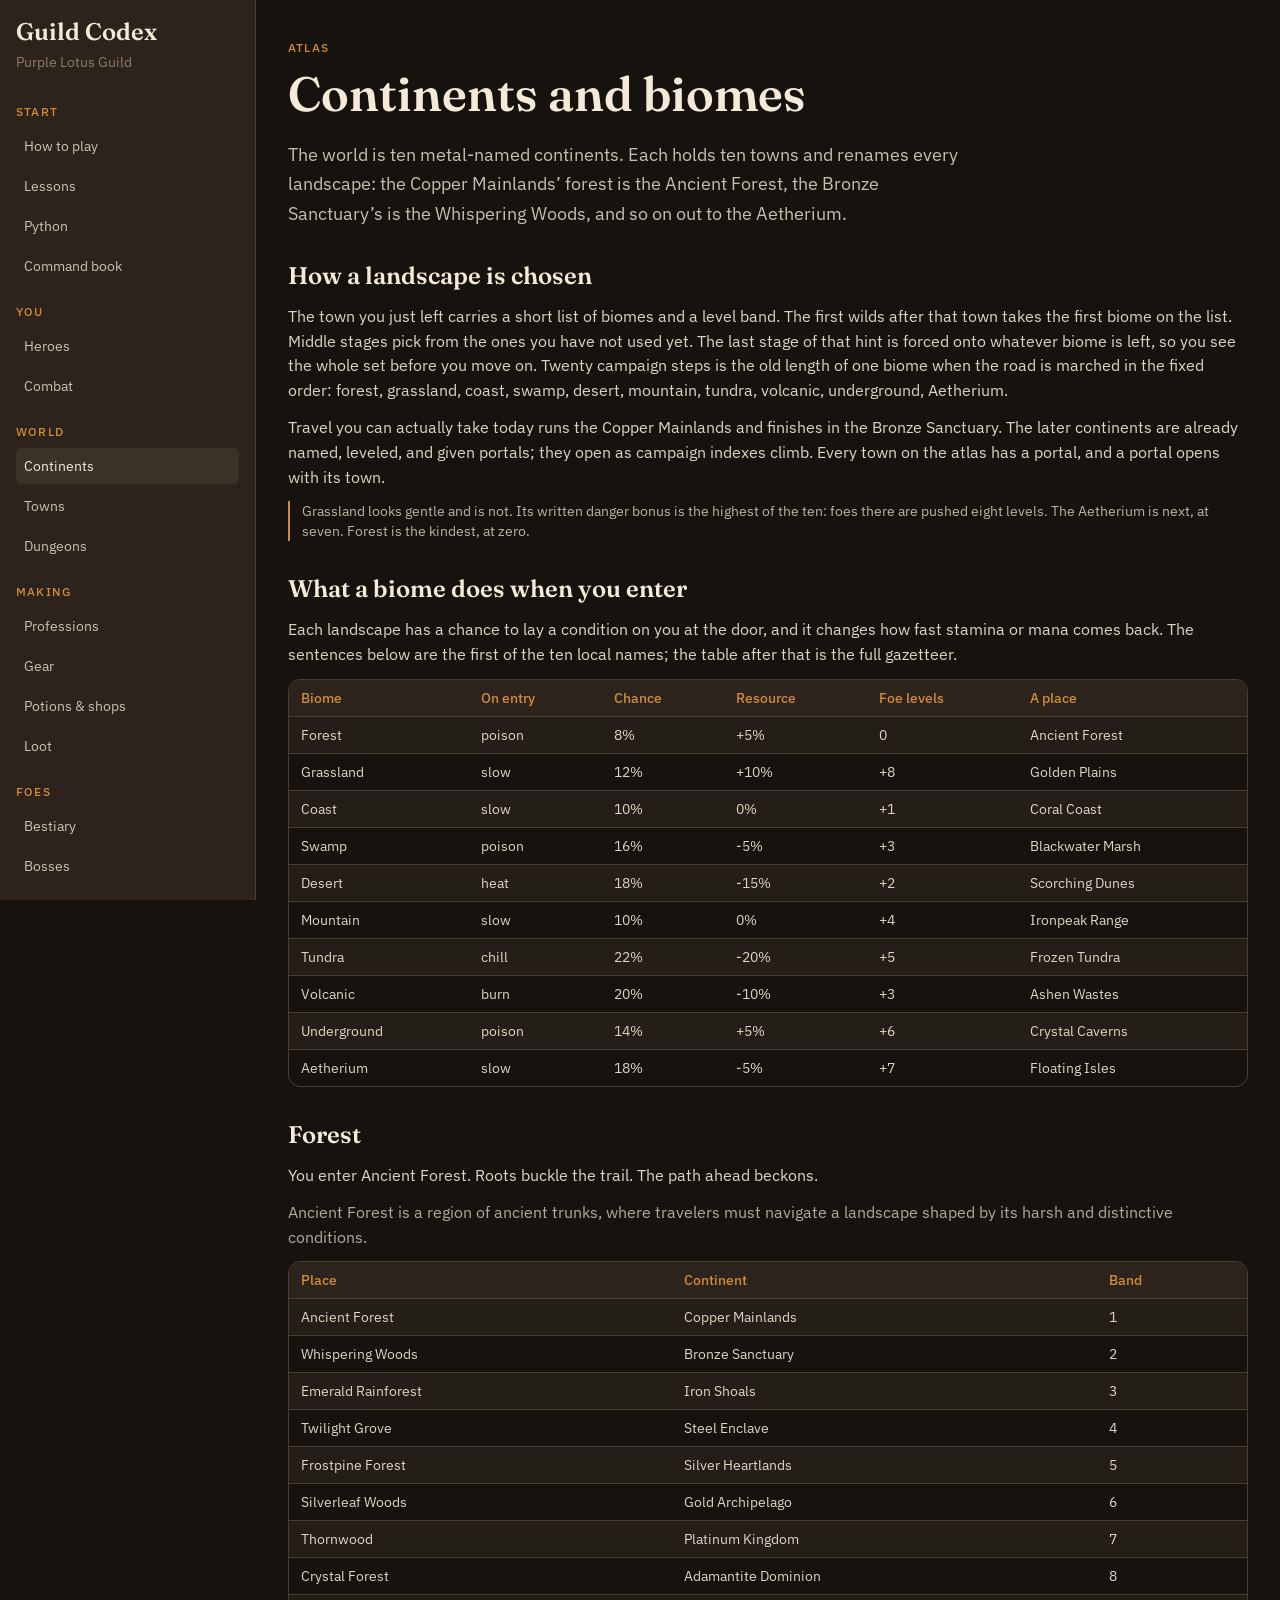
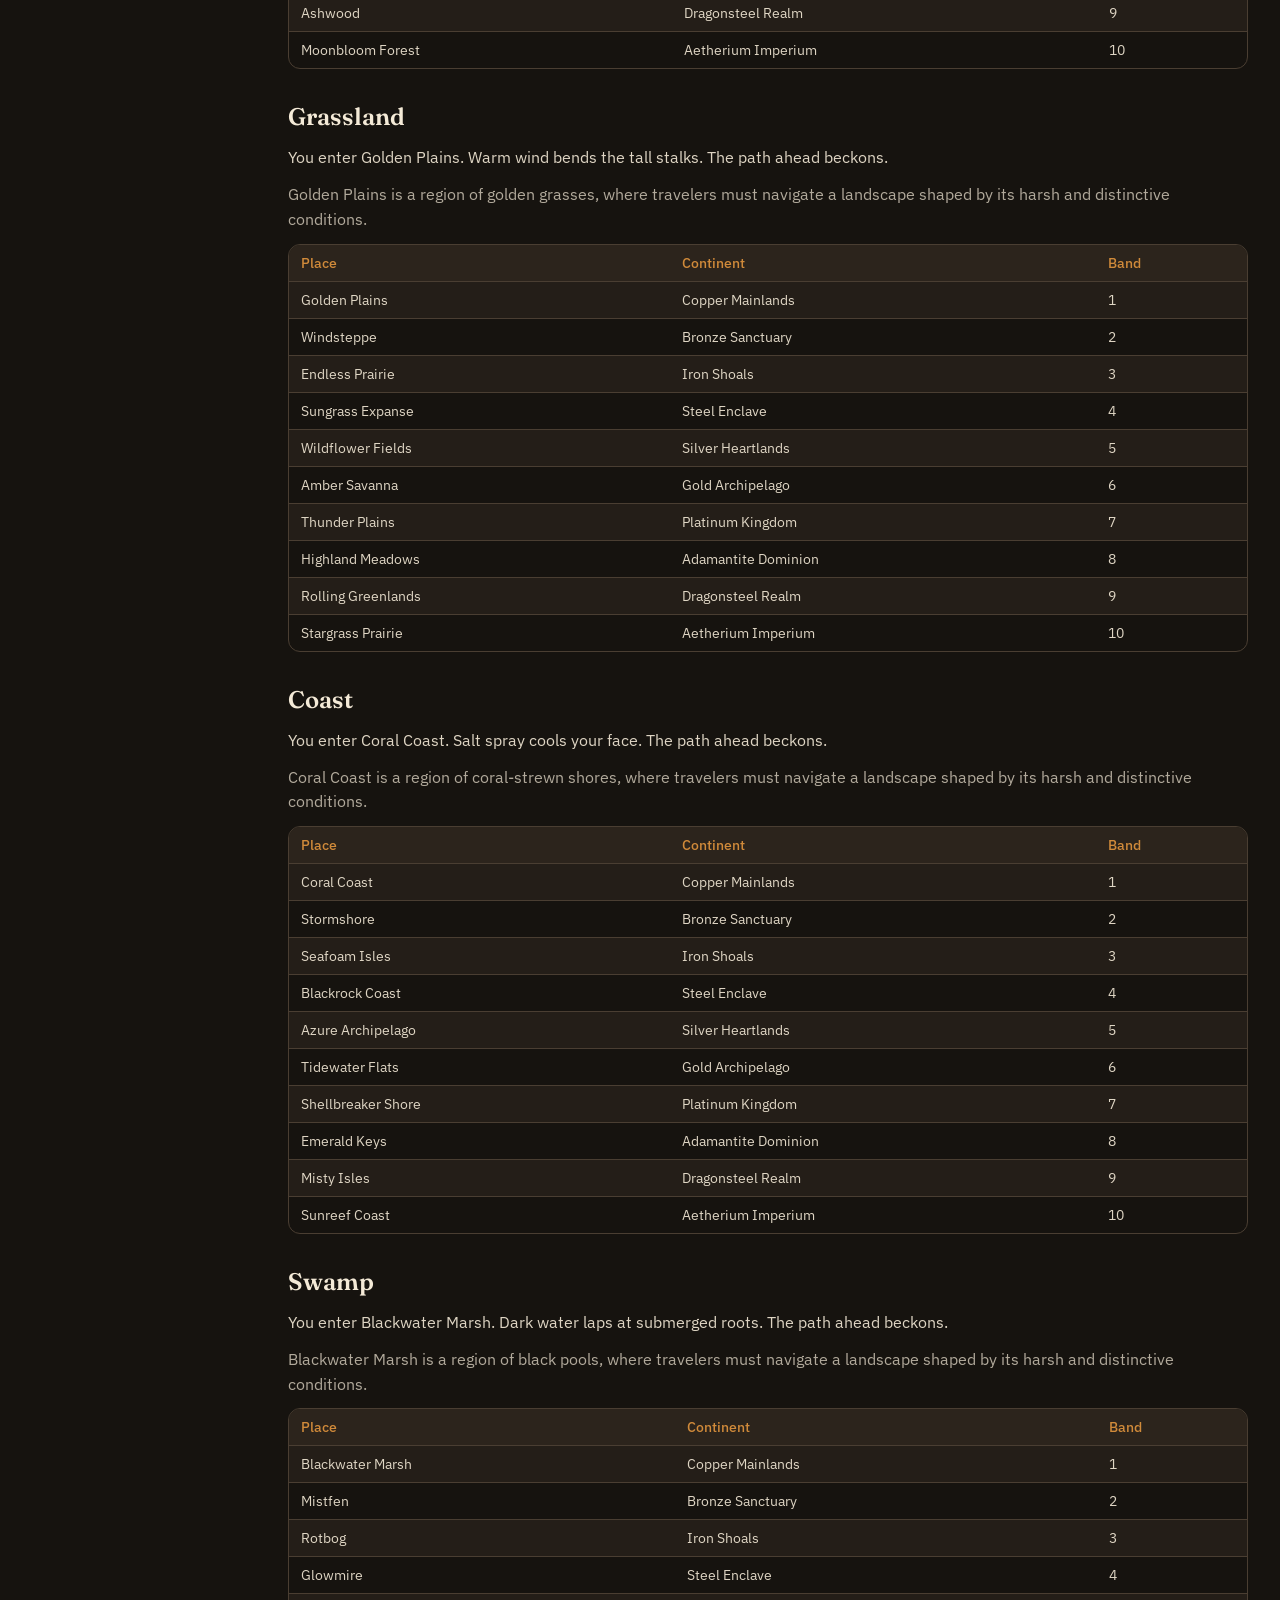
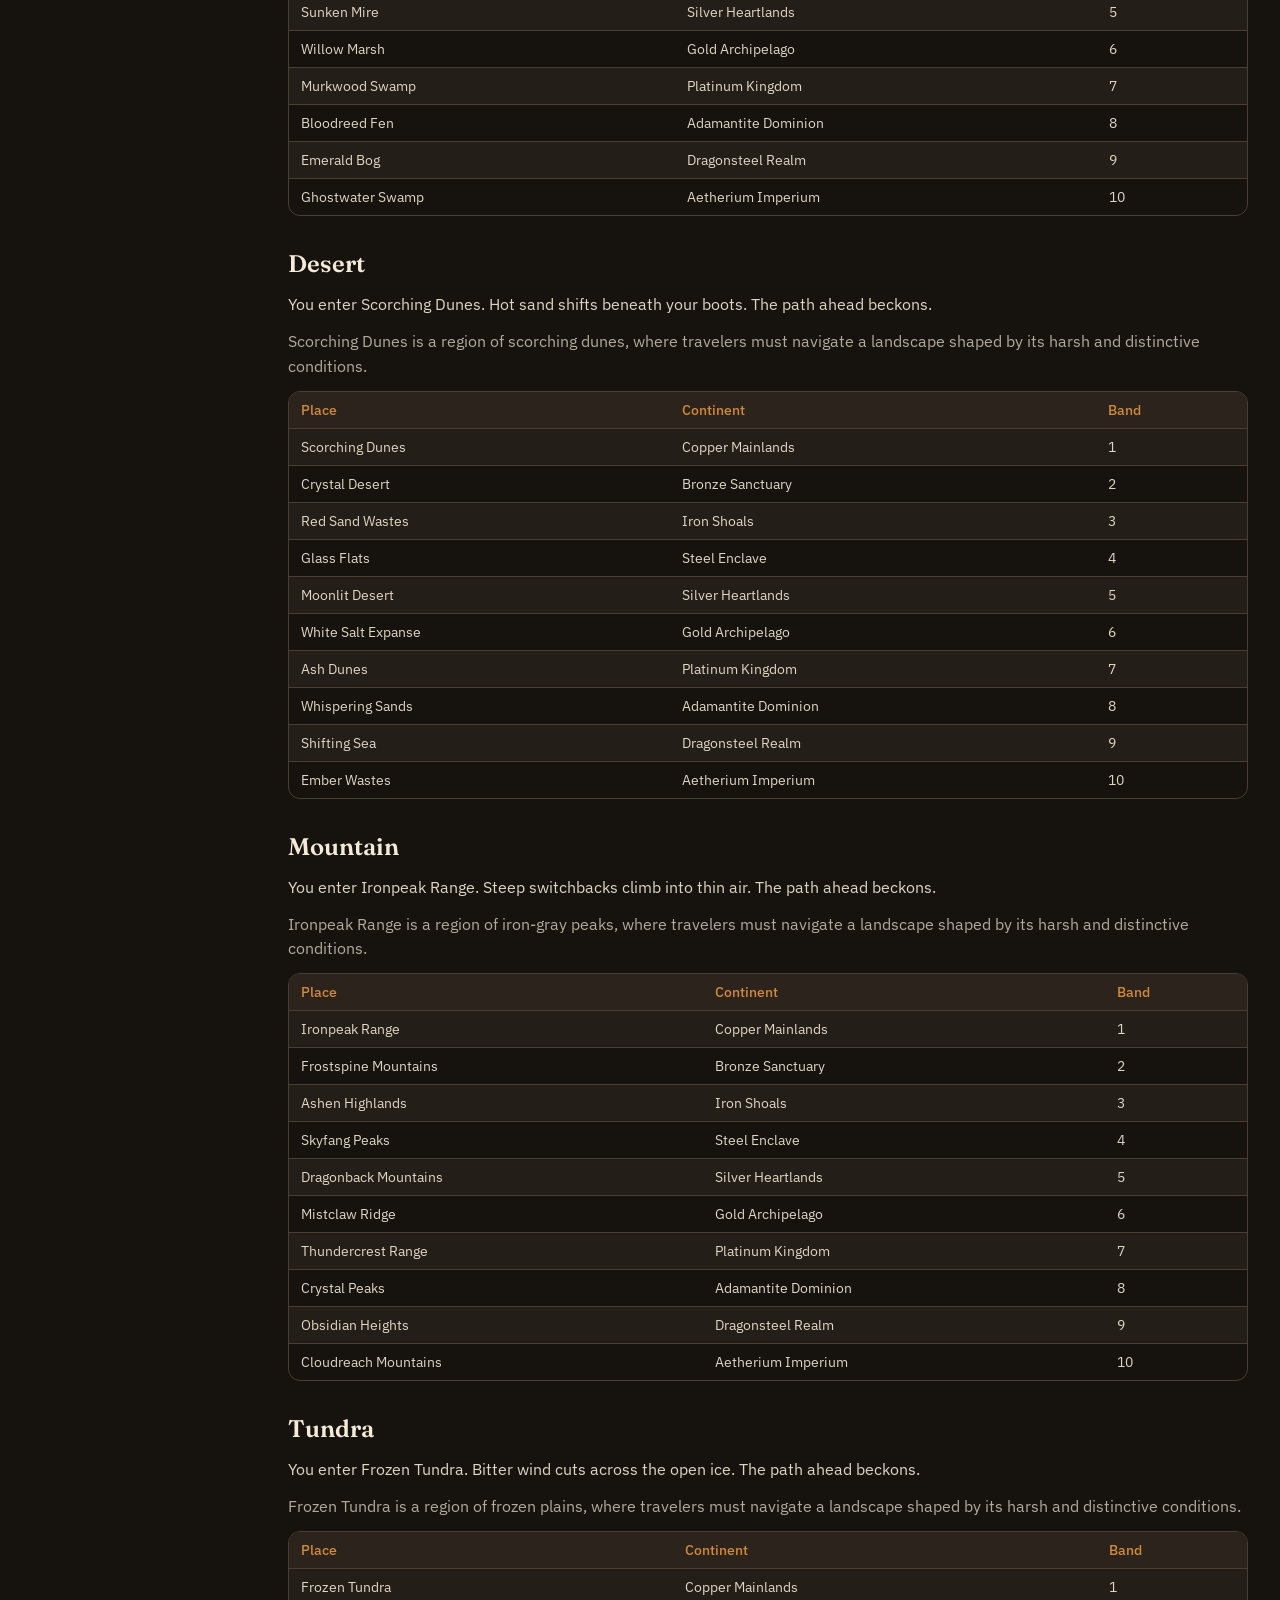
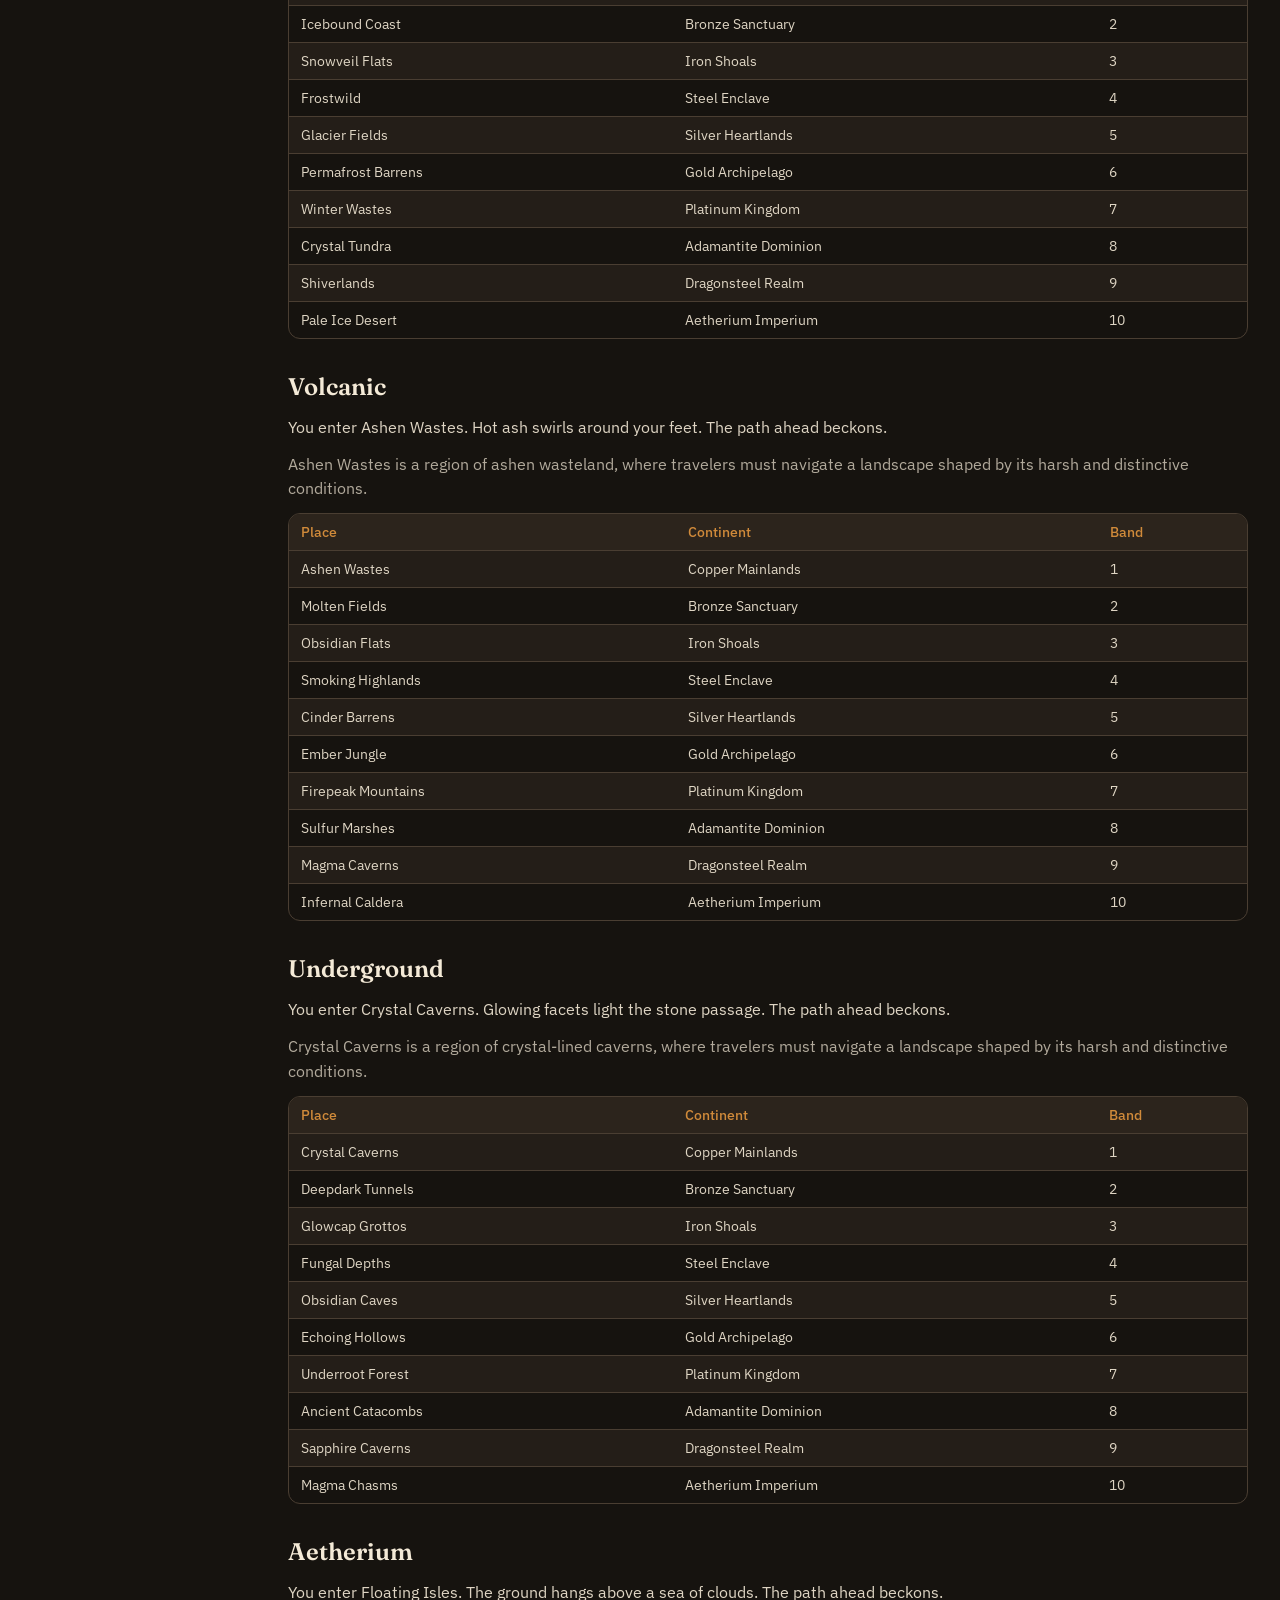
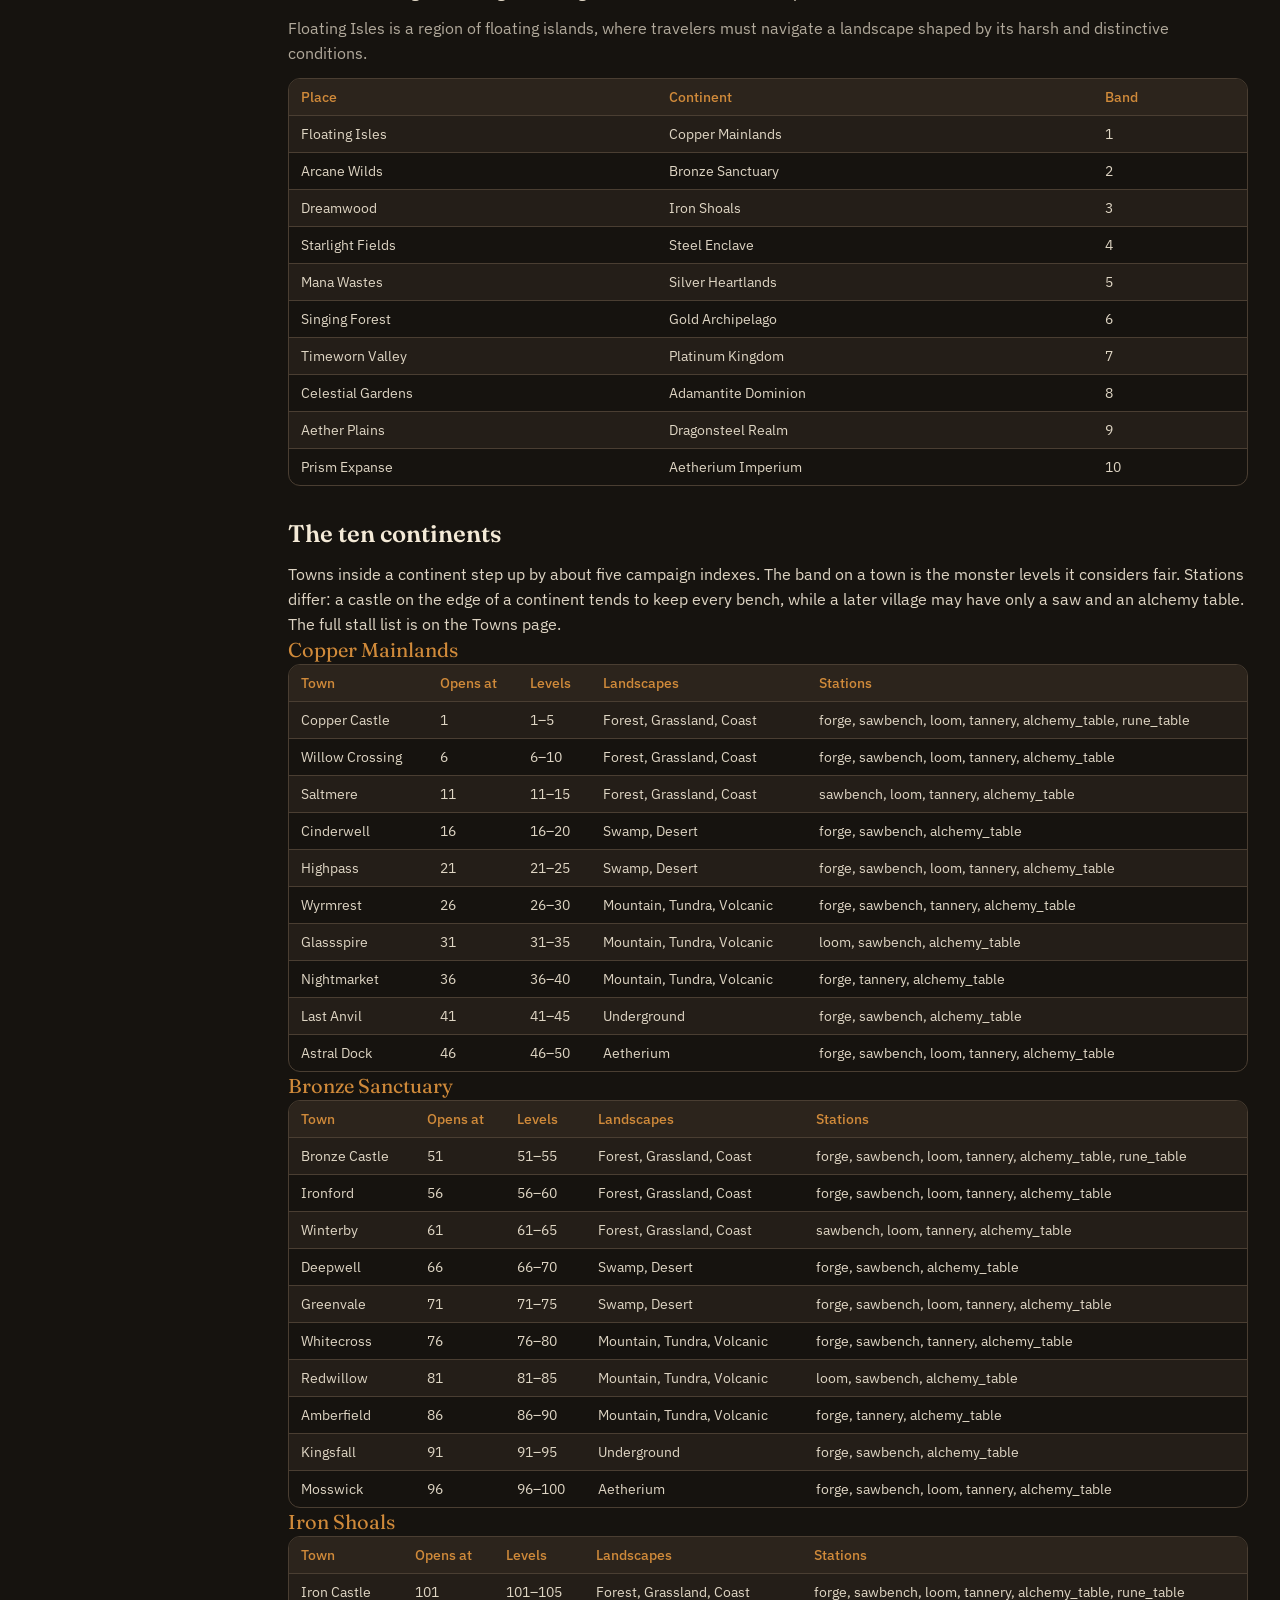
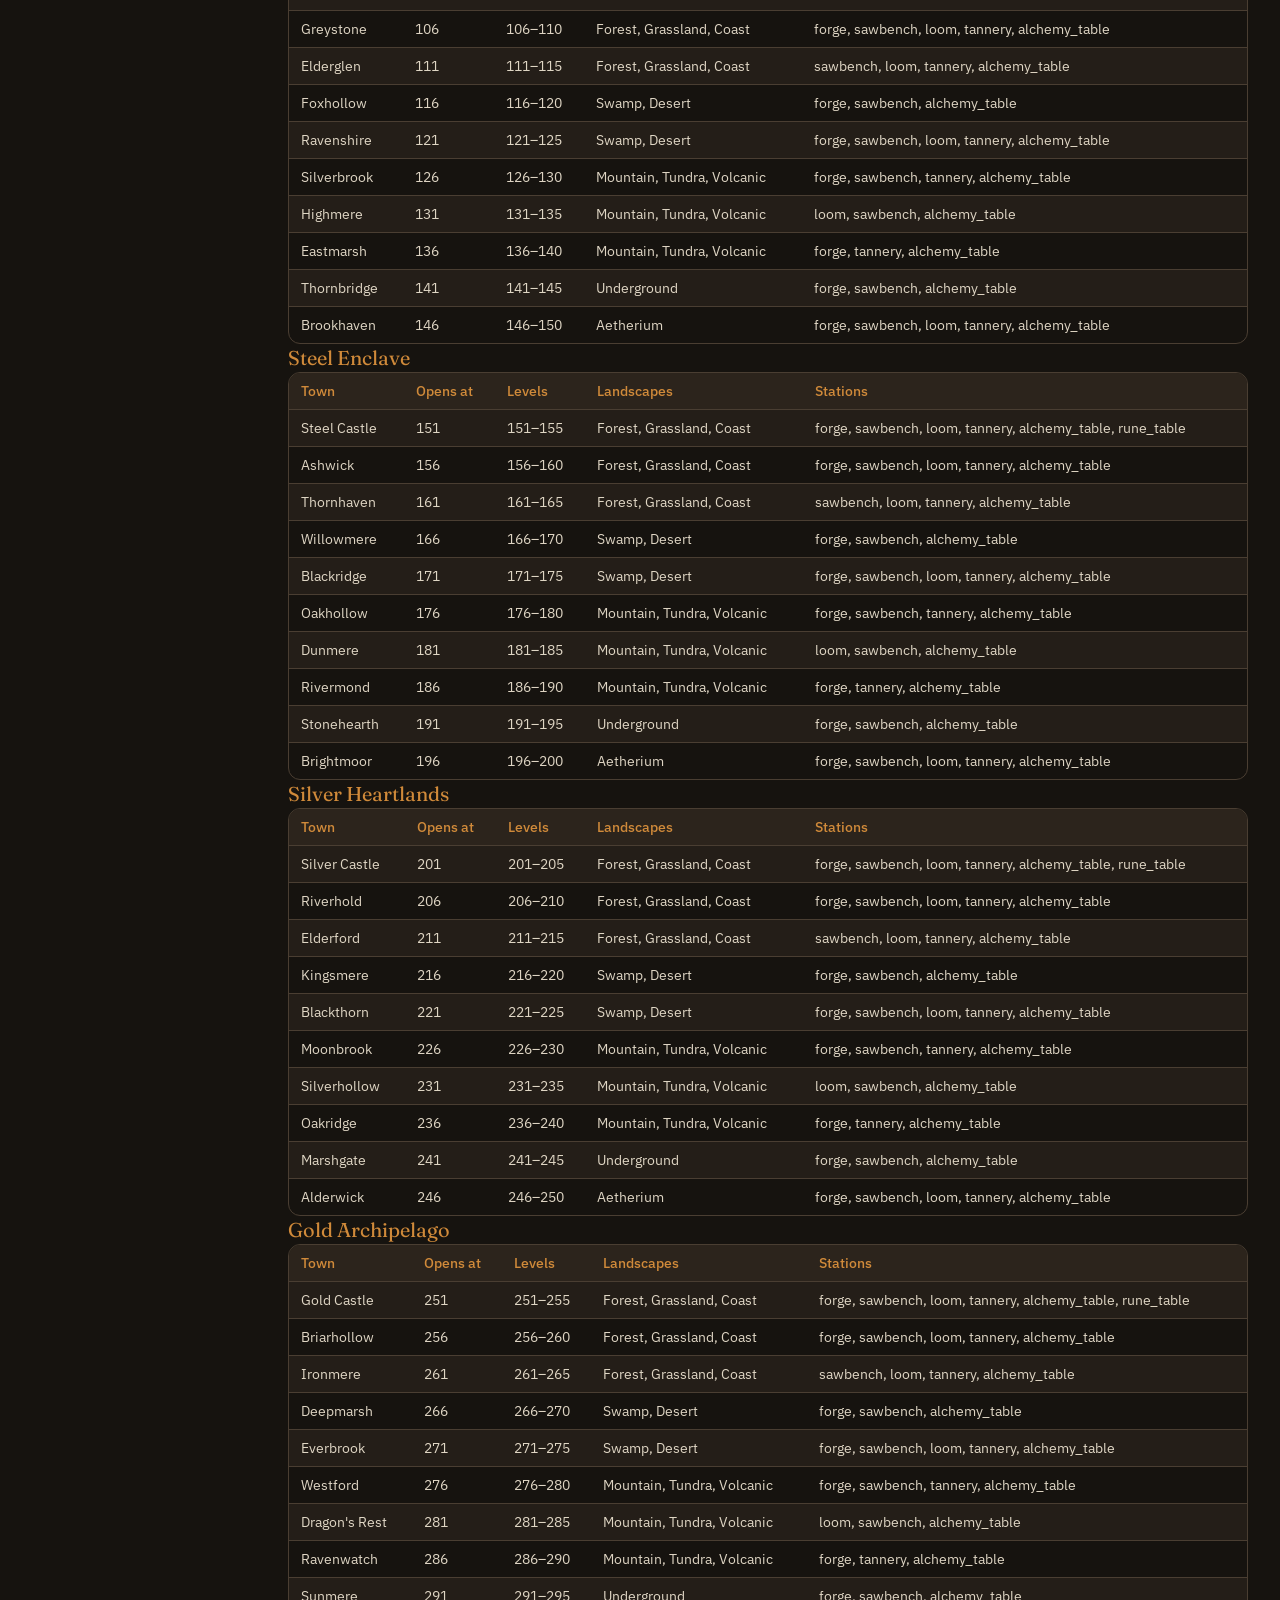
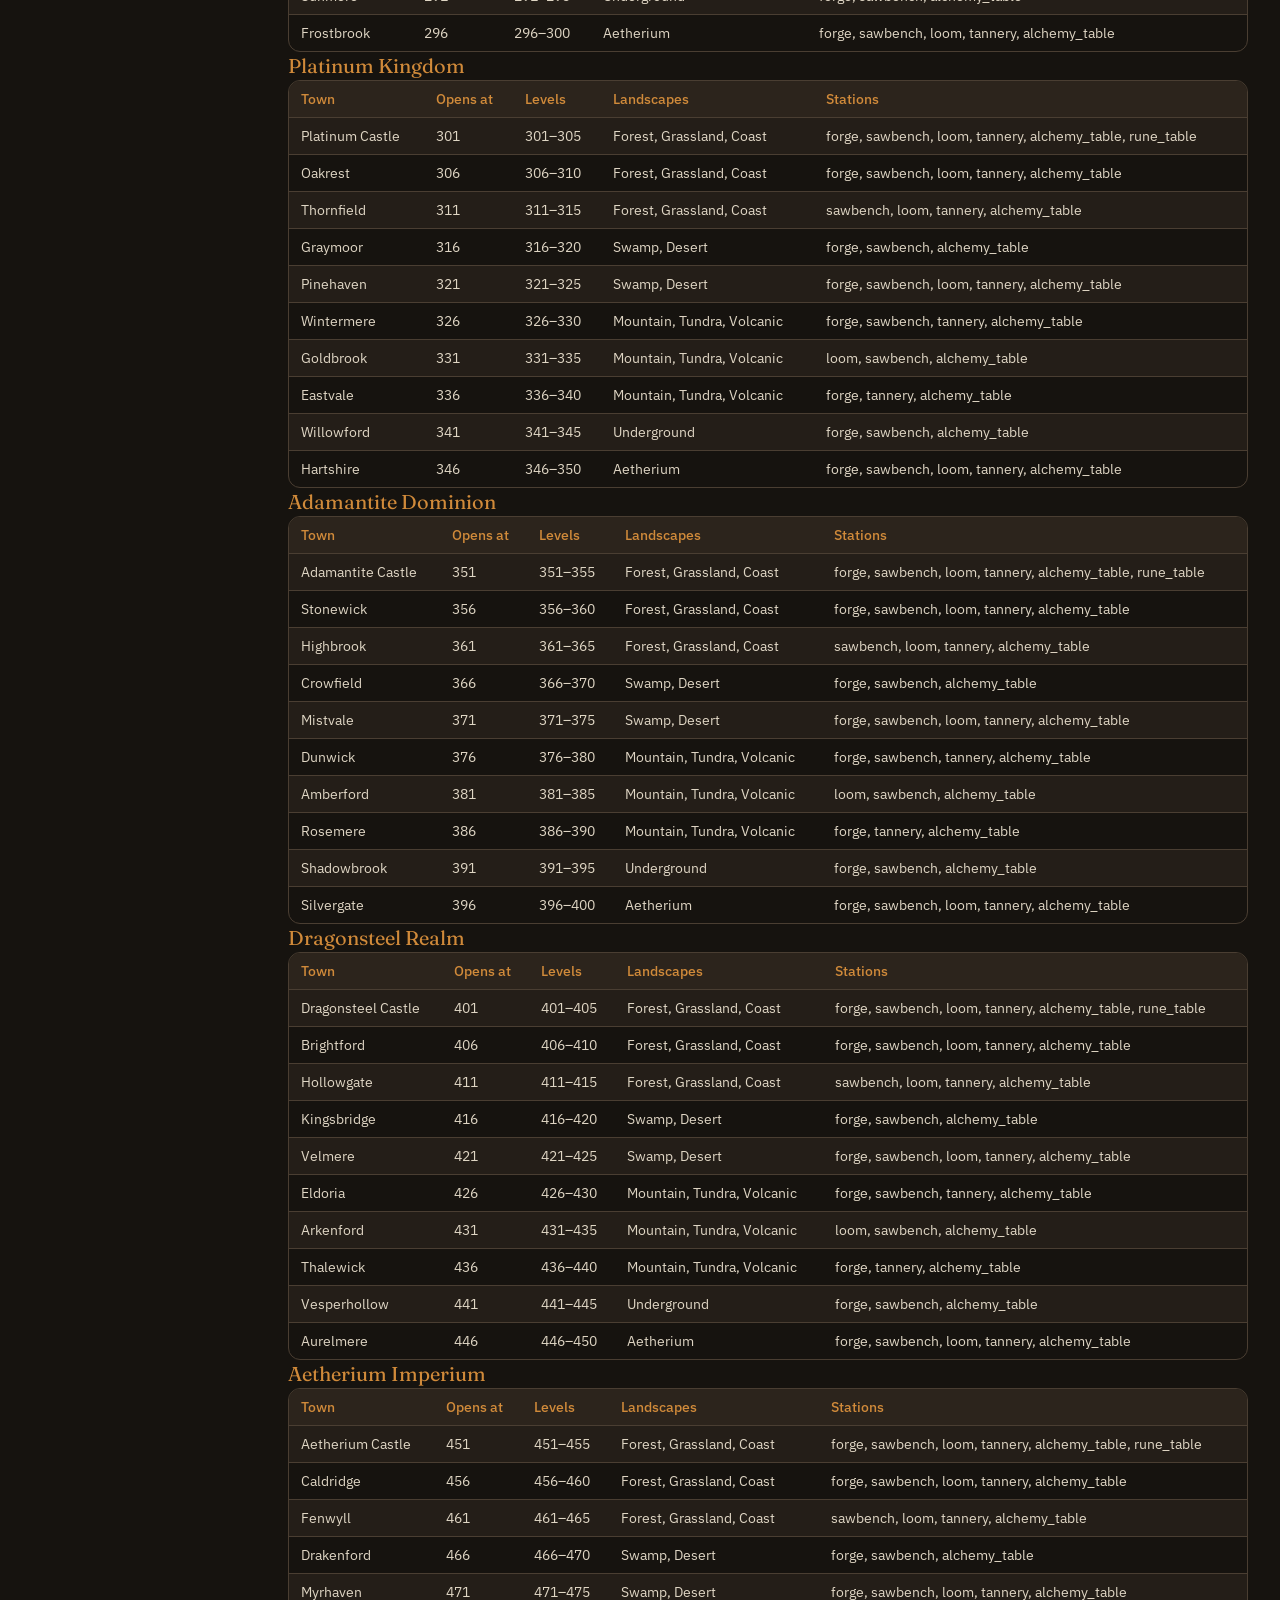
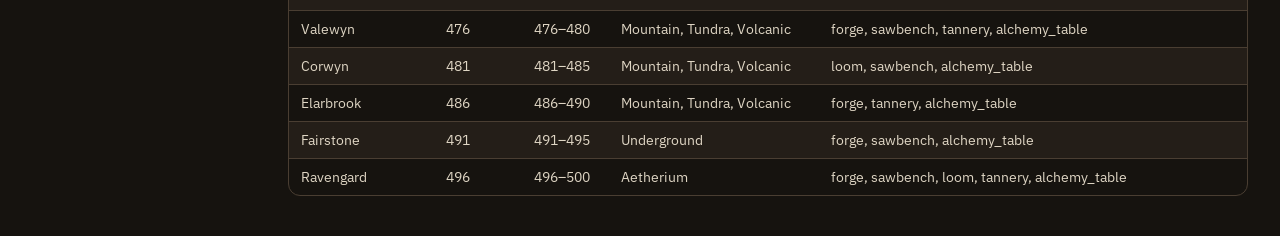
<file: world/index.html>
<!DOCTYPE html><html lang="en"><head><meta name="twitter:card" content="summary_large_image"><meta property="og:title" content="Guild Codex"><meta charSet="utf-8"/><meta name="viewport" content="width=device-width, initial-scale=1"/><link rel="stylesheet" href="../assets/styles-CVr9-Vob.css" data-precedence="default"/><link rel="stylesheet" href="https://fonts.googleapis.com/css2?family=Fraunces:opsz,wght@9..144,560;9..144,680&amp;family=IBM+Plex+Mono:wght@400;500&amp;family=IBM+Plex+Sans:ital,wght@0,400;0,500;0,600;1,400&amp;display=swap" data-precedence="default"/><title>Guild Codex</title><meta name="description" content="Field guide for Purple Lotus Guild — how to play, the Python you type, heroes, continents, monsters, and bosses."/><meta name="theme-color" content="#16130f"/><link rel="icon" type="image/svg+xml" href="../favicon.svg"/><meta name="apple-mobile-web-app-title" content="Guild Codex"><meta name="apple-mobile-web-app-status-bar-style" content="black"></head><body><!--$--><div class="min-h-screen bg-ink text-paper"><div class="mx-auto flex max-w-7xl"><aside class="sticky top-0 h-screen w-64 shrink-0 overflow-y-auto border-r border-line bg-bark px-4 py-5"><a class="block font-display text-2xl font-semibold leading-none" href="../index.html">Guild Codex</a><p class="mt-2 text-sm text-muted">Purple Lotus Guild</p><nav class="mt-8 space-y-5"><div><p class="mb-2 text-xs font-medium uppercase tracking-widest text-bronze">Start</p><ul class="space-y-1"><li><a class="block rounded-md px-2 py-2 text-sm text-paper/80 hover:bg-panel/70 hover:text-paper" href="../index.html">How to play</a></li><li><a class="block rounded-md px-2 py-2 text-sm text-paper/80 hover:bg-panel/70 hover:text-paper" href="../python/index.html">Lessons</a></li><li><a class="block rounded-md px-2 py-2 text-sm text-paper/80 hover:bg-panel/70 hover:text-paper" href="../language/index.html">Python</a></li><li><a class="block rounded-md px-2 py-2 text-sm text-paper/80 hover:bg-panel/70 hover:text-paper" href="../commands/index.html">Command book</a></li></ul></div><div><p class="mb-2 text-xs font-medium uppercase tracking-widest text-bronze">You</p><ul class="space-y-1"><li><a class="block rounded-md px-2 py-2 text-sm text-paper/80 hover:bg-panel/70 hover:text-paper" href="../hero/index.html">Heroes</a></li><li><a class="block rounded-md px-2 py-2 text-sm text-paper/80 hover:bg-panel/70 hover:text-paper" href="../combat/index.html">Combat</a></li></ul></div><div><p class="mb-2 text-xs font-medium uppercase tracking-widest text-bronze">World</p><ul class="space-y-1"><li><a class="block rounded-md px-2 py-2 text-sm bg-panel text-paper active" href="../world/index.html" data-status="active" aria-current="page">Continents</a></li><li><a class="block rounded-md px-2 py-2 text-sm text-paper/80 hover:bg-panel/70 hover:text-paper" href="../towns/index.html">Towns</a></li><li><a class="block rounded-md px-2 py-2 text-sm text-paper/80 hover:bg-panel/70 hover:text-paper" href="../dungeons/index.html">Dungeons</a></li></ul></div><div><p class="mb-2 text-xs font-medium uppercase tracking-widest text-bronze">Making</p><ul class="space-y-1"><li><a class="block rounded-md px-2 py-2 text-sm text-paper/80 hover:bg-panel/70 hover:text-paper" href="../crafts/index.html">Professions</a></li><li><a class="block rounded-md px-2 py-2 text-sm text-paper/80 hover:bg-panel/70 hover:text-paper" href="../gear/index.html">Gear</a></li><li><a class="block rounded-md px-2 py-2 text-sm text-paper/80 hover:bg-panel/70 hover:text-paper" href="../goods/index.html">Potions &amp; shops</a></li><li><a class="block rounded-md px-2 py-2 text-sm text-paper/80 hover:bg-panel/70 hover:text-paper" href="../loot/index.html">Loot</a></li></ul></div><div><p class="mb-2 text-xs font-medium uppercase tracking-widest text-bronze">Foes</p><ul class="space-y-1"><li><a class="block rounded-md px-2 py-2 text-sm text-paper/80 hover:bg-panel/70 hover:text-paper" href="../bestiary/index.html">Bestiary</a></li><li><a class="block rounded-md px-2 py-2 text-sm text-paper/80 hover:bg-panel/70 hover:text-paper" href="../bosses/index.html">Bosses</a></li></ul></div></nav></aside><main class="min-w-0 flex-1 px-4 py-6 md:px-8 md:py-10"><article class="max-w-6xl"><p class="text-xs font-medium uppercase tracking-widest text-bronze">Atlas</p><h1 class="mt-2 font-display text-4xl font-semibold leading-tight text-paper md:text-5xl">Continents and biomes</h1><p class="mt-4 max-w-2xl text-lg leading-relaxed text-paper/80">The world is ten metal-named continents. Each holds ten towns and renames every landscape: the Copper Mainlands’ forest is the Ancient Forest, the Bronze Sanctuary’s is the Whispering Woods, and so on out to the Aetherium.</p><div class="mt-8 space-y-8"><section><h2 class="font-display text-2xl font-semibold text-paper">How a landscape is chosen</h2><div class="mt-3 space-y-3 text-paper/90"><p>The town you just left carries a short list of biomes and a level band. The first wilds after that town takes the first biome on the list. Middle stages pick from the ones you have not used yet. The last stage of that hint is forced onto whatever biome is left, so you see the whole set before you move on. Twenty campaign steps is the old length of one biome when the road is marched in the fixed order: forest, grassland, coast, swamp, desert, mountain, tundra, volcanic, underground, Aetherium.</p><p>Travel you can actually take today runs the Copper Mainlands and finishes in the Bronze Sanctuary. The later continents are already named, leveled, and given portals; they open as campaign indexes climb. Every town on the atlas has a portal, and a portal opens with its town.</p><p class="border-l-2 border-bronze pl-3 text-sm text-paper/75">Grassland looks gentle and is not. Its written danger bonus is the highest of the ten: foes there are pushed eight levels. The Aetherium is next, at seven. Forest is the kindest, at zero.</p></div></section><section><h2 class="font-display text-2xl font-semibold text-paper">What a biome does when you enter</h2><div class="mt-3 space-y-3 text-paper/90"><p>Each landscape has a chance to lay a condition on you at the door, and it changes how fast stamina or mana comes back. The sentences below are the first of the ten local names; the table after that is the full gazetteer.</p><div class="overflow-x-auto rounded-card border border-line"><table class="w-full min-w-xl border-collapse text-left text-sm"><thead class="bg-bark text-bronze"><tr><th class="px-3 py-2 font-medium">Biome</th><th class="px-3 py-2 font-medium">On entry</th><th class="px-3 py-2 font-medium">Chance</th><th class="px-3 py-2 font-medium">Resource</th><th class="px-3 py-2 font-medium">Foe levels</th><th class="px-3 py-2 font-medium">A place</th></tr></thead><tbody><tr class="border-t border-line odd:bg-panel/40"><td class="px-3 py-2 align-top text-paper/90">Forest</td><td class="px-3 py-2 align-top text-paper/90">poison</td><td class="px-3 py-2 align-top text-paper/90">8%</td><td class="px-3 py-2 align-top text-paper/90">+5%</td><td class="px-3 py-2 align-top text-paper/90">0</td><td class="px-3 py-2 align-top text-paper/90">Ancient Forest</td></tr><tr class="border-t border-line odd:bg-panel/40"><td class="px-3 py-2 align-top text-paper/90">Grassland</td><td class="px-3 py-2 align-top text-paper/90">slow</td><td class="px-3 py-2 align-top text-paper/90">12%</td><td class="px-3 py-2 align-top text-paper/90">+10%</td><td class="px-3 py-2 align-top text-paper/90">+8</td><td class="px-3 py-2 align-top text-paper/90">Golden Plains</td></tr><tr class="border-t border-line odd:bg-panel/40"><td class="px-3 py-2 align-top text-paper/90">Coast</td><td class="px-3 py-2 align-top text-paper/90">slow</td><td class="px-3 py-2 align-top text-paper/90">10%</td><td class="px-3 py-2 align-top text-paper/90">0%</td><td class="px-3 py-2 align-top text-paper/90">+1</td><td class="px-3 py-2 align-top text-paper/90">Coral Coast</td></tr><tr class="border-t border-line odd:bg-panel/40"><td class="px-3 py-2 align-top text-paper/90">Swamp</td><td class="px-3 py-2 align-top text-paper/90">poison</td><td class="px-3 py-2 align-top text-paper/90">16%</td><td class="px-3 py-2 align-top text-paper/90">-5%</td><td class="px-3 py-2 align-top text-paper/90">+3</td><td class="px-3 py-2 align-top text-paper/90">Blackwater Marsh</td></tr><tr class="border-t border-line odd:bg-panel/40"><td class="px-3 py-2 align-top text-paper/90">Desert</td><td class="px-3 py-2 align-top text-paper/90">heat</td><td class="px-3 py-2 align-top text-paper/90">18%</td><td class="px-3 py-2 align-top text-paper/90">-15%</td><td class="px-3 py-2 align-top text-paper/90">+2</td><td class="px-3 py-2 align-top text-paper/90">Scorching Dunes</td></tr><tr class="border-t border-line odd:bg-panel/40"><td class="px-3 py-2 align-top text-paper/90">Mountain</td><td class="px-3 py-2 align-top text-paper/90">slow</td><td class="px-3 py-2 align-top text-paper/90">10%</td><td class="px-3 py-2 align-top text-paper/90">0%</td><td class="px-3 py-2 align-top text-paper/90">+4</td><td class="px-3 py-2 align-top text-paper/90">Ironpeak Range</td></tr><tr class="border-t border-line odd:bg-panel/40"><td class="px-3 py-2 align-top text-paper/90">Tundra</td><td class="px-3 py-2 align-top text-paper/90">chill</td><td class="px-3 py-2 align-top text-paper/90">22%</td><td class="px-3 py-2 align-top text-paper/90">-20%</td><td class="px-3 py-2 align-top text-paper/90">+5</td><td class="px-3 py-2 align-top text-paper/90">Frozen Tundra</td></tr><tr class="border-t border-line odd:bg-panel/40"><td class="px-3 py-2 align-top text-paper/90">Volcanic</td><td class="px-3 py-2 align-top text-paper/90">burn</td><td class="px-3 py-2 align-top text-paper/90">20%</td><td class="px-3 py-2 align-top text-paper/90">-10%</td><td class="px-3 py-2 align-top text-paper/90">+3</td><td class="px-3 py-2 align-top text-paper/90">Ashen Wastes</td></tr><tr class="border-t border-line odd:bg-panel/40"><td class="px-3 py-2 align-top text-paper/90">Underground</td><td class="px-3 py-2 align-top text-paper/90">poison</td><td class="px-3 py-2 align-top text-paper/90">14%</td><td class="px-3 py-2 align-top text-paper/90">+5%</td><td class="px-3 py-2 align-top text-paper/90">+6</td><td class="px-3 py-2 align-top text-paper/90">Crystal Caverns</td></tr><tr class="border-t border-line odd:bg-panel/40"><td class="px-3 py-2 align-top text-paper/90">Aetherium</td><td class="px-3 py-2 align-top text-paper/90">slow</td><td class="px-3 py-2 align-top text-paper/90">18%</td><td class="px-3 py-2 align-top text-paper/90">-5%</td><td class="px-3 py-2 align-top text-paper/90">+7</td><td class="px-3 py-2 align-top text-paper/90">Floating Isles</td></tr></tbody></table></div></div></section><section><h2 class="font-display text-2xl font-semibold text-paper">Forest</h2><div class="mt-3 space-y-3 text-paper/90"><p>You enter Ancient Forest. Roots buckle the trail. The path ahead beckons.</p><p class="text-paper/70">Ancient Forest is a region of ancient trunks, where travelers must navigate a landscape shaped by its harsh and distinctive conditions.</p><div class="overflow-x-auto rounded-card border border-line"><table class="w-full min-w-xl border-collapse text-left text-sm"><thead class="bg-bark text-bronze"><tr><th class="px-3 py-2 font-medium">Place</th><th class="px-3 py-2 font-medium">Continent</th><th class="px-3 py-2 font-medium">Band</th></tr></thead><tbody><tr class="border-t border-line odd:bg-panel/40"><td class="px-3 py-2 align-top text-paper/90">Ancient Forest</td><td class="px-3 py-2 align-top text-paper/90">Copper Mainlands</td><td class="px-3 py-2 align-top text-paper/90">1</td></tr><tr class="border-t border-line odd:bg-panel/40"><td class="px-3 py-2 align-top text-paper/90">Whispering Woods</td><td class="px-3 py-2 align-top text-paper/90">Bronze Sanctuary</td><td class="px-3 py-2 align-top text-paper/90">2</td></tr><tr class="border-t border-line odd:bg-panel/40"><td class="px-3 py-2 align-top text-paper/90">Emerald Rainforest</td><td class="px-3 py-2 align-top text-paper/90">Iron Shoals</td><td class="px-3 py-2 align-top text-paper/90">3</td></tr><tr class="border-t border-line odd:bg-panel/40"><td class="px-3 py-2 align-top text-paper/90">Twilight Grove</td><td class="px-3 py-2 align-top text-paper/90">Steel Enclave</td><td class="px-3 py-2 align-top text-paper/90">4</td></tr><tr class="border-t border-line odd:bg-panel/40"><td class="px-3 py-2 align-top text-paper/90">Frostpine Forest</td><td class="px-3 py-2 align-top text-paper/90">Silver Heartlands</td><td class="px-3 py-2 align-top text-paper/90">5</td></tr><tr class="border-t border-line odd:bg-panel/40"><td class="px-3 py-2 align-top text-paper/90">Silverleaf Woods</td><td class="px-3 py-2 align-top text-paper/90">Gold Archipelago</td><td class="px-3 py-2 align-top text-paper/90">6</td></tr><tr class="border-t border-line odd:bg-panel/40"><td class="px-3 py-2 align-top text-paper/90">Thornwood</td><td class="px-3 py-2 align-top text-paper/90">Platinum Kingdom</td><td class="px-3 py-2 align-top text-paper/90">7</td></tr><tr class="border-t border-line odd:bg-panel/40"><td class="px-3 py-2 align-top text-paper/90">Crystal Forest</td><td class="px-3 py-2 align-top text-paper/90">Adamantite Dominion</td><td class="px-3 py-2 align-top text-paper/90">8</td></tr><tr class="border-t border-line odd:bg-panel/40"><td class="px-3 py-2 align-top text-paper/90">Ashwood</td><td class="px-3 py-2 align-top text-paper/90">Dragonsteel Realm</td><td class="px-3 py-2 align-top text-paper/90">9</td></tr><tr class="border-t border-line odd:bg-panel/40"><td class="px-3 py-2 align-top text-paper/90">Moonbloom Forest</td><td class="px-3 py-2 align-top text-paper/90">Aetherium Imperium</td><td class="px-3 py-2 align-top text-paper/90">10</td></tr></tbody></table></div></div></section><section><h2 class="font-display text-2xl font-semibold text-paper">Grassland</h2><div class="mt-3 space-y-3 text-paper/90"><p>You enter Golden Plains. Warm wind bends the tall stalks. The path ahead beckons.</p><p class="text-paper/70">Golden Plains is a region of golden grasses, where travelers must navigate a landscape shaped by its harsh and distinctive conditions.</p><div class="overflow-x-auto rounded-card border border-line"><table class="w-full min-w-xl border-collapse text-left text-sm"><thead class="bg-bark text-bronze"><tr><th class="px-3 py-2 font-medium">Place</th><th class="px-3 py-2 font-medium">Continent</th><th class="px-3 py-2 font-medium">Band</th></tr></thead><tbody><tr class="border-t border-line odd:bg-panel/40"><td class="px-3 py-2 align-top text-paper/90">Golden Plains</td><td class="px-3 py-2 align-top text-paper/90">Copper Mainlands</td><td class="px-3 py-2 align-top text-paper/90">1</td></tr><tr class="border-t border-line odd:bg-panel/40"><td class="px-3 py-2 align-top text-paper/90">Windsteppe</td><td class="px-3 py-2 align-top text-paper/90">Bronze Sanctuary</td><td class="px-3 py-2 align-top text-paper/90">2</td></tr><tr class="border-t border-line odd:bg-panel/40"><td class="px-3 py-2 align-top text-paper/90">Endless Prairie</td><td class="px-3 py-2 align-top text-paper/90">Iron Shoals</td><td class="px-3 py-2 align-top text-paper/90">3</td></tr><tr class="border-t border-line odd:bg-panel/40"><td class="px-3 py-2 align-top text-paper/90">Sungrass Expanse</td><td class="px-3 py-2 align-top text-paper/90">Steel Enclave</td><td class="px-3 py-2 align-top text-paper/90">4</td></tr><tr class="border-t border-line odd:bg-panel/40"><td class="px-3 py-2 align-top text-paper/90">Wildflower Fields</td><td class="px-3 py-2 align-top text-paper/90">Silver Heartlands</td><td class="px-3 py-2 align-top text-paper/90">5</td></tr><tr class="border-t border-line odd:bg-panel/40"><td class="px-3 py-2 align-top text-paper/90">Amber Savanna</td><td class="px-3 py-2 align-top text-paper/90">Gold Archipelago</td><td class="px-3 py-2 align-top text-paper/90">6</td></tr><tr class="border-t border-line odd:bg-panel/40"><td class="px-3 py-2 align-top text-paper/90">Thunder Plains</td><td class="px-3 py-2 align-top text-paper/90">Platinum Kingdom</td><td class="px-3 py-2 align-top text-paper/90">7</td></tr><tr class="border-t border-line odd:bg-panel/40"><td class="px-3 py-2 align-top text-paper/90">Highland Meadows</td><td class="px-3 py-2 align-top text-paper/90">Adamantite Dominion</td><td class="px-3 py-2 align-top text-paper/90">8</td></tr><tr class="border-t border-line odd:bg-panel/40"><td class="px-3 py-2 align-top text-paper/90">Rolling Greenlands</td><td class="px-3 py-2 align-top text-paper/90">Dragonsteel Realm</td><td class="px-3 py-2 align-top text-paper/90">9</td></tr><tr class="border-t border-line odd:bg-panel/40"><td class="px-3 py-2 align-top text-paper/90">Stargrass Prairie</td><td class="px-3 py-2 align-top text-paper/90">Aetherium Imperium</td><td class="px-3 py-2 align-top text-paper/90">10</td></tr></tbody></table></div></div></section><section><h2 class="font-display text-2xl font-semibold text-paper">Coast</h2><div class="mt-3 space-y-3 text-paper/90"><p>You enter Coral Coast. Salt spray cools your face. The path ahead beckons.</p><p class="text-paper/70">Coral Coast is a region of coral-strewn shores, where travelers must navigate a landscape shaped by its harsh and distinctive conditions.</p><div class="overflow-x-auto rounded-card border border-line"><table class="w-full min-w-xl border-collapse text-left text-sm"><thead class="bg-bark text-bronze"><tr><th class="px-3 py-2 font-medium">Place</th><th class="px-3 py-2 font-medium">Continent</th><th class="px-3 py-2 font-medium">Band</th></tr></thead><tbody><tr class="border-t border-line odd:bg-panel/40"><td class="px-3 py-2 align-top text-paper/90">Coral Coast</td><td class="px-3 py-2 align-top text-paper/90">Copper Mainlands</td><td class="px-3 py-2 align-top text-paper/90">1</td></tr><tr class="border-t border-line odd:bg-panel/40"><td class="px-3 py-2 align-top text-paper/90">Stormshore</td><td class="px-3 py-2 align-top text-paper/90">Bronze Sanctuary</td><td class="px-3 py-2 align-top text-paper/90">2</td></tr><tr class="border-t border-line odd:bg-panel/40"><td class="px-3 py-2 align-top text-paper/90">Seafoam Isles</td><td class="px-3 py-2 align-top text-paper/90">Iron Shoals</td><td class="px-3 py-2 align-top text-paper/90">3</td></tr><tr class="border-t border-line odd:bg-panel/40"><td class="px-3 py-2 align-top text-paper/90">Blackrock Coast</td><td class="px-3 py-2 align-top text-paper/90">Steel Enclave</td><td class="px-3 py-2 align-top text-paper/90">4</td></tr><tr class="border-t border-line odd:bg-panel/40"><td class="px-3 py-2 align-top text-paper/90">Azure Archipelago</td><td class="px-3 py-2 align-top text-paper/90">Silver Heartlands</td><td class="px-3 py-2 align-top text-paper/90">5</td></tr><tr class="border-t border-line odd:bg-panel/40"><td class="px-3 py-2 align-top text-paper/90">Tidewater Flats</td><td class="px-3 py-2 align-top text-paper/90">Gold Archipelago</td><td class="px-3 py-2 align-top text-paper/90">6</td></tr><tr class="border-t border-line odd:bg-panel/40"><td class="px-3 py-2 align-top text-paper/90">Shellbreaker Shore</td><td class="px-3 py-2 align-top text-paper/90">Platinum Kingdom</td><td class="px-3 py-2 align-top text-paper/90">7</td></tr><tr class="border-t border-line odd:bg-panel/40"><td class="px-3 py-2 align-top text-paper/90">Emerald Keys</td><td class="px-3 py-2 align-top text-paper/90">Adamantite Dominion</td><td class="px-3 py-2 align-top text-paper/90">8</td></tr><tr class="border-t border-line odd:bg-panel/40"><td class="px-3 py-2 align-top text-paper/90">Misty Isles</td><td class="px-3 py-2 align-top text-paper/90">Dragonsteel Realm</td><td class="px-3 py-2 align-top text-paper/90">9</td></tr><tr class="border-t border-line odd:bg-panel/40"><td class="px-3 py-2 align-top text-paper/90">Sunreef Coast</td><td class="px-3 py-2 align-top text-paper/90">Aetherium Imperium</td><td class="px-3 py-2 align-top text-paper/90">10</td></tr></tbody></table></div></div></section><section><h2 class="font-display text-2xl font-semibold text-paper">Swamp</h2><div class="mt-3 space-y-3 text-paper/90"><p>You enter Blackwater Marsh. Dark water laps at submerged roots. The path ahead beckons.</p><p class="text-paper/70">Blackwater Marsh is a region of black pools, where travelers must navigate a landscape shaped by its harsh and distinctive conditions.</p><div class="overflow-x-auto rounded-card border border-line"><table class="w-full min-w-xl border-collapse text-left text-sm"><thead class="bg-bark text-bronze"><tr><th class="px-3 py-2 font-medium">Place</th><th class="px-3 py-2 font-medium">Continent</th><th class="px-3 py-2 font-medium">Band</th></tr></thead><tbody><tr class="border-t border-line odd:bg-panel/40"><td class="px-3 py-2 align-top text-paper/90">Blackwater Marsh</td><td class="px-3 py-2 align-top text-paper/90">Copper Mainlands</td><td class="px-3 py-2 align-top text-paper/90">1</td></tr><tr class="border-t border-line odd:bg-panel/40"><td class="px-3 py-2 align-top text-paper/90">Mistfen</td><td class="px-3 py-2 align-top text-paper/90">Bronze Sanctuary</td><td class="px-3 py-2 align-top text-paper/90">2</td></tr><tr class="border-t border-line odd:bg-panel/40"><td class="px-3 py-2 align-top text-paper/90">Rotbog</td><td class="px-3 py-2 align-top text-paper/90">Iron Shoals</td><td class="px-3 py-2 align-top text-paper/90">3</td></tr><tr class="border-t border-line odd:bg-panel/40"><td class="px-3 py-2 align-top text-paper/90">Glowmire</td><td class="px-3 py-2 align-top text-paper/90">Steel Enclave</td><td class="px-3 py-2 align-top text-paper/90">4</td></tr><tr class="border-t border-line odd:bg-panel/40"><td class="px-3 py-2 align-top text-paper/90">Sunken Mire</td><td class="px-3 py-2 align-top text-paper/90">Silver Heartlands</td><td class="px-3 py-2 align-top text-paper/90">5</td></tr><tr class="border-t border-line odd:bg-panel/40"><td class="px-3 py-2 align-top text-paper/90">Willow Marsh</td><td class="px-3 py-2 align-top text-paper/90">Gold Archipelago</td><td class="px-3 py-2 align-top text-paper/90">6</td></tr><tr class="border-t border-line odd:bg-panel/40"><td class="px-3 py-2 align-top text-paper/90">Murkwood Swamp</td><td class="px-3 py-2 align-top text-paper/90">Platinum Kingdom</td><td class="px-3 py-2 align-top text-paper/90">7</td></tr><tr class="border-t border-line odd:bg-panel/40"><td class="px-3 py-2 align-top text-paper/90">Bloodreed Fen</td><td class="px-3 py-2 align-top text-paper/90">Adamantite Dominion</td><td class="px-3 py-2 align-top text-paper/90">8</td></tr><tr class="border-t border-line odd:bg-panel/40"><td class="px-3 py-2 align-top text-paper/90">Emerald Bog</td><td class="px-3 py-2 align-top text-paper/90">Dragonsteel Realm</td><td class="px-3 py-2 align-top text-paper/90">9</td></tr><tr class="border-t border-line odd:bg-panel/40"><td class="px-3 py-2 align-top text-paper/90">Ghostwater Swamp</td><td class="px-3 py-2 align-top text-paper/90">Aetherium Imperium</td><td class="px-3 py-2 align-top text-paper/90">10</td></tr></tbody></table></div></div></section><section><h2 class="font-display text-2xl font-semibold text-paper">Desert</h2><div class="mt-3 space-y-3 text-paper/90"><p>You enter Scorching Dunes. Hot sand shifts beneath your boots. The path ahead beckons.</p><p class="text-paper/70">Scorching Dunes is a region of scorching dunes, where travelers must navigate a landscape shaped by its harsh and distinctive conditions.</p><div class="overflow-x-auto rounded-card border border-line"><table class="w-full min-w-xl border-collapse text-left text-sm"><thead class="bg-bark text-bronze"><tr><th class="px-3 py-2 font-medium">Place</th><th class="px-3 py-2 font-medium">Continent</th><th class="px-3 py-2 font-medium">Band</th></tr></thead><tbody><tr class="border-t border-line odd:bg-panel/40"><td class="px-3 py-2 align-top text-paper/90">Scorching Dunes</td><td class="px-3 py-2 align-top text-paper/90">Copper Mainlands</td><td class="px-3 py-2 align-top text-paper/90">1</td></tr><tr class="border-t border-line odd:bg-panel/40"><td class="px-3 py-2 align-top text-paper/90">Crystal Desert</td><td class="px-3 py-2 align-top text-paper/90">Bronze Sanctuary</td><td class="px-3 py-2 align-top text-paper/90">2</td></tr><tr class="border-t border-line odd:bg-panel/40"><td class="px-3 py-2 align-top text-paper/90">Red Sand Wastes</td><td class="px-3 py-2 align-top text-paper/90">Iron Shoals</td><td class="px-3 py-2 align-top text-paper/90">3</td></tr><tr class="border-t border-line odd:bg-panel/40"><td class="px-3 py-2 align-top text-paper/90">Glass Flats</td><td class="px-3 py-2 align-top text-paper/90">Steel Enclave</td><td class="px-3 py-2 align-top text-paper/90">4</td></tr><tr class="border-t border-line odd:bg-panel/40"><td class="px-3 py-2 align-top text-paper/90">Moonlit Desert</td><td class="px-3 py-2 align-top text-paper/90">Silver Heartlands</td><td class="px-3 py-2 align-top text-paper/90">5</td></tr><tr class="border-t border-line odd:bg-panel/40"><td class="px-3 py-2 align-top text-paper/90">White Salt Expanse</td><td class="px-3 py-2 align-top text-paper/90">Gold Archipelago</td><td class="px-3 py-2 align-top text-paper/90">6</td></tr><tr class="border-t border-line odd:bg-panel/40"><td class="px-3 py-2 align-top text-paper/90">Ash Dunes</td><td class="px-3 py-2 align-top text-paper/90">Platinum Kingdom</td><td class="px-3 py-2 align-top text-paper/90">7</td></tr><tr class="border-t border-line odd:bg-panel/40"><td class="px-3 py-2 align-top text-paper/90">Whispering Sands</td><td class="px-3 py-2 align-top text-paper/90">Adamantite Dominion</td><td class="px-3 py-2 align-top text-paper/90">8</td></tr><tr class="border-t border-line odd:bg-panel/40"><td class="px-3 py-2 align-top text-paper/90">Shifting Sea</td><td class="px-3 py-2 align-top text-paper/90">Dragonsteel Realm</td><td class="px-3 py-2 align-top text-paper/90">9</td></tr><tr class="border-t border-line odd:bg-panel/40"><td class="px-3 py-2 align-top text-paper/90">Ember Wastes</td><td class="px-3 py-2 align-top text-paper/90">Aetherium Imperium</td><td class="px-3 py-2 align-top text-paper/90">10</td></tr></tbody></table></div></div></section><section><h2 class="font-display text-2xl font-semibold text-paper">Mountain</h2><div class="mt-3 space-y-3 text-paper/90"><p>You enter Ironpeak Range. Steep switchbacks climb into thin air. The path ahead beckons.</p><p class="text-paper/70">Ironpeak Range is a region of iron-gray peaks, where travelers must navigate a landscape shaped by its harsh and distinctive conditions.</p><div class="overflow-x-auto rounded-card border border-line"><table class="w-full min-w-xl border-collapse text-left text-sm"><thead class="bg-bark text-bronze"><tr><th class="px-3 py-2 font-medium">Place</th><th class="px-3 py-2 font-medium">Continent</th><th class="px-3 py-2 font-medium">Band</th></tr></thead><tbody><tr class="border-t border-line odd:bg-panel/40"><td class="px-3 py-2 align-top text-paper/90">Ironpeak Range</td><td class="px-3 py-2 align-top text-paper/90">Copper Mainlands</td><td class="px-3 py-2 align-top text-paper/90">1</td></tr><tr class="border-t border-line odd:bg-panel/40"><td class="px-3 py-2 align-top text-paper/90">Frostspine Mountains</td><td class="px-3 py-2 align-top text-paper/90">Bronze Sanctuary</td><td class="px-3 py-2 align-top text-paper/90">2</td></tr><tr class="border-t border-line odd:bg-panel/40"><td class="px-3 py-2 align-top text-paper/90">Ashen Highlands</td><td class="px-3 py-2 align-top text-paper/90">Iron Shoals</td><td class="px-3 py-2 align-top text-paper/90">3</td></tr><tr class="border-t border-line odd:bg-panel/40"><td class="px-3 py-2 align-top text-paper/90">Skyfang Peaks</td><td class="px-3 py-2 align-top text-paper/90">Steel Enclave</td><td class="px-3 py-2 align-top text-paper/90">4</td></tr><tr class="border-t border-line odd:bg-panel/40"><td class="px-3 py-2 align-top text-paper/90">Dragonback Mountains</td><td class="px-3 py-2 align-top text-paper/90">Silver Heartlands</td><td class="px-3 py-2 align-top text-paper/90">5</td></tr><tr class="border-t border-line odd:bg-panel/40"><td class="px-3 py-2 align-top text-paper/90">Mistclaw Ridge</td><td class="px-3 py-2 align-top text-paper/90">Gold Archipelago</td><td class="px-3 py-2 align-top text-paper/90">6</td></tr><tr class="border-t border-line odd:bg-panel/40"><td class="px-3 py-2 align-top text-paper/90">Thundercrest Range</td><td class="px-3 py-2 align-top text-paper/90">Platinum Kingdom</td><td class="px-3 py-2 align-top text-paper/90">7</td></tr><tr class="border-t border-line odd:bg-panel/40"><td class="px-3 py-2 align-top text-paper/90">Crystal Peaks</td><td class="px-3 py-2 align-top text-paper/90">Adamantite Dominion</td><td class="px-3 py-2 align-top text-paper/90">8</td></tr><tr class="border-t border-line odd:bg-panel/40"><td class="px-3 py-2 align-top text-paper/90">Obsidian Heights</td><td class="px-3 py-2 align-top text-paper/90">Dragonsteel Realm</td><td class="px-3 py-2 align-top text-paper/90">9</td></tr><tr class="border-t border-line odd:bg-panel/40"><td class="px-3 py-2 align-top text-paper/90">Cloudreach Mountains</td><td class="px-3 py-2 align-top text-paper/90">Aetherium Imperium</td><td class="px-3 py-2 align-top text-paper/90">10</td></tr></tbody></table></div></div></section><section><h2 class="font-display text-2xl font-semibold text-paper">Tundra</h2><div class="mt-3 space-y-3 text-paper/90"><p>You enter Frozen Tundra. Bitter wind cuts across the open ice. The path ahead beckons.</p><p class="text-paper/70">Frozen Tundra is a region of frozen plains, where travelers must navigate a landscape shaped by its harsh and distinctive conditions.</p><div class="overflow-x-auto rounded-card border border-line"><table class="w-full min-w-xl border-collapse text-left text-sm"><thead class="bg-bark text-bronze"><tr><th class="px-3 py-2 font-medium">Place</th><th class="px-3 py-2 font-medium">Continent</th><th class="px-3 py-2 font-medium">Band</th></tr></thead><tbody><tr class="border-t border-line odd:bg-panel/40"><td class="px-3 py-2 align-top text-paper/90">Frozen Tundra</td><td class="px-3 py-2 align-top text-paper/90">Copper Mainlands</td><td class="px-3 py-2 align-top text-paper/90">1</td></tr><tr class="border-t border-line odd:bg-panel/40"><td class="px-3 py-2 align-top text-paper/90">Icebound Coast</td><td class="px-3 py-2 align-top text-paper/90">Bronze Sanctuary</td><td class="px-3 py-2 align-top text-paper/90">2</td></tr><tr class="border-t border-line odd:bg-panel/40"><td class="px-3 py-2 align-top text-paper/90">Snowveil Flats</td><td class="px-3 py-2 align-top text-paper/90">Iron Shoals</td><td class="px-3 py-2 align-top text-paper/90">3</td></tr><tr class="border-t border-line odd:bg-panel/40"><td class="px-3 py-2 align-top text-paper/90">Frostwild</td><td class="px-3 py-2 align-top text-paper/90">Steel Enclave</td><td class="px-3 py-2 align-top text-paper/90">4</td></tr><tr class="border-t border-line odd:bg-panel/40"><td class="px-3 py-2 align-top text-paper/90">Glacier Fields</td><td class="px-3 py-2 align-top text-paper/90">Silver Heartlands</td><td class="px-3 py-2 align-top text-paper/90">5</td></tr><tr class="border-t border-line odd:bg-panel/40"><td class="px-3 py-2 align-top text-paper/90">Permafrost Barrens</td><td class="px-3 py-2 align-top text-paper/90">Gold Archipelago</td><td class="px-3 py-2 align-top text-paper/90">6</td></tr><tr class="border-t border-line odd:bg-panel/40"><td class="px-3 py-2 align-top text-paper/90">Winter Wastes</td><td class="px-3 py-2 align-top text-paper/90">Platinum Kingdom</td><td class="px-3 py-2 align-top text-paper/90">7</td></tr><tr class="border-t border-line odd:bg-panel/40"><td class="px-3 py-2 align-top text-paper/90">Crystal Tundra</td><td class="px-3 py-2 align-top text-paper/90">Adamantite Dominion</td><td class="px-3 py-2 align-top text-paper/90">8</td></tr><tr class="border-t border-line odd:bg-panel/40"><td class="px-3 py-2 align-top text-paper/90">Shiverlands</td><td class="px-3 py-2 align-top text-paper/90">Dragonsteel Realm</td><td class="px-3 py-2 align-top text-paper/90">9</td></tr><tr class="border-t border-line odd:bg-panel/40"><td class="px-3 py-2 align-top text-paper/90">Pale Ice Desert</td><td class="px-3 py-2 align-top text-paper/90">Aetherium Imperium</td><td class="px-3 py-2 align-top text-paper/90">10</td></tr></tbody></table></div></div></section><section><h2 class="font-display text-2xl font-semibold text-paper">Volcanic</h2><div class="mt-3 space-y-3 text-paper/90"><p>You enter Ashen Wastes. Hot ash swirls around your feet. The path ahead beckons.</p><p class="text-paper/70">Ashen Wastes is a region of ashen wasteland, where travelers must navigate a landscape shaped by its harsh and distinctive conditions.</p><div class="overflow-x-auto rounded-card border border-line"><table class="w-full min-w-xl border-collapse text-left text-sm"><thead class="bg-bark text-bronze"><tr><th class="px-3 py-2 font-medium">Place</th><th class="px-3 py-2 font-medium">Continent</th><th class="px-3 py-2 font-medium">Band</th></tr></thead><tbody><tr class="border-t border-line odd:bg-panel/40"><td class="px-3 py-2 align-top text-paper/90">Ashen Wastes</td><td class="px-3 py-2 align-top text-paper/90">Copper Mainlands</td><td class="px-3 py-2 align-top text-paper/90">1</td></tr><tr class="border-t border-line odd:bg-panel/40"><td class="px-3 py-2 align-top text-paper/90">Molten Fields</td><td class="px-3 py-2 align-top text-paper/90">Bronze Sanctuary</td><td class="px-3 py-2 align-top text-paper/90">2</td></tr><tr class="border-t border-line odd:bg-panel/40"><td class="px-3 py-2 align-top text-paper/90">Obsidian Flats</td><td class="px-3 py-2 align-top text-paper/90">Iron Shoals</td><td class="px-3 py-2 align-top text-paper/90">3</td></tr><tr class="border-t border-line odd:bg-panel/40"><td class="px-3 py-2 align-top text-paper/90">Smoking Highlands</td><td class="px-3 py-2 align-top text-paper/90">Steel Enclave</td><td class="px-3 py-2 align-top text-paper/90">4</td></tr><tr class="border-t border-line odd:bg-panel/40"><td class="px-3 py-2 align-top text-paper/90">Cinder Barrens</td><td class="px-3 py-2 align-top text-paper/90">Silver Heartlands</td><td class="px-3 py-2 align-top text-paper/90">5</td></tr><tr class="border-t border-line odd:bg-panel/40"><td class="px-3 py-2 align-top text-paper/90">Ember Jungle</td><td class="px-3 py-2 align-top text-paper/90">Gold Archipelago</td><td class="px-3 py-2 align-top text-paper/90">6</td></tr><tr class="border-t border-line odd:bg-panel/40"><td class="px-3 py-2 align-top text-paper/90">Firepeak Mountains</td><td class="px-3 py-2 align-top text-paper/90">Platinum Kingdom</td><td class="px-3 py-2 align-top text-paper/90">7</td></tr><tr class="border-t border-line odd:bg-panel/40"><td class="px-3 py-2 align-top text-paper/90">Sulfur Marshes</td><td class="px-3 py-2 align-top text-paper/90">Adamantite Dominion</td><td class="px-3 py-2 align-top text-paper/90">8</td></tr><tr class="border-t border-line odd:bg-panel/40"><td class="px-3 py-2 align-top text-paper/90">Magma Caverns</td><td class="px-3 py-2 align-top text-paper/90">Dragonsteel Realm</td><td class="px-3 py-2 align-top text-paper/90">9</td></tr><tr class="border-t border-line odd:bg-panel/40"><td class="px-3 py-2 align-top text-paper/90">Infernal Caldera</td><td class="px-3 py-2 align-top text-paper/90">Aetherium Imperium</td><td class="px-3 py-2 align-top text-paper/90">10</td></tr></tbody></table></div></div></section><section><h2 class="font-display text-2xl font-semibold text-paper">Underground</h2><div class="mt-3 space-y-3 text-paper/90"><p>You enter Crystal Caverns. Glowing facets light the stone passage. The path ahead beckons.</p><p class="text-paper/70">Crystal Caverns is a region of crystal-lined caverns, where travelers must navigate a landscape shaped by its harsh and distinctive conditions.</p><div class="overflow-x-auto rounded-card border border-line"><table class="w-full min-w-xl border-collapse text-left text-sm"><thead class="bg-bark text-bronze"><tr><th class="px-3 py-2 font-medium">Place</th><th class="px-3 py-2 font-medium">Continent</th><th class="px-3 py-2 font-medium">Band</th></tr></thead><tbody><tr class="border-t border-line odd:bg-panel/40"><td class="px-3 py-2 align-top text-paper/90">Crystal Caverns</td><td class="px-3 py-2 align-top text-paper/90">Copper Mainlands</td><td class="px-3 py-2 align-top text-paper/90">1</td></tr><tr class="border-t border-line odd:bg-panel/40"><td class="px-3 py-2 align-top text-paper/90">Deepdark Tunnels</td><td class="px-3 py-2 align-top text-paper/90">Bronze Sanctuary</td><td class="px-3 py-2 align-top text-paper/90">2</td></tr><tr class="border-t border-line odd:bg-panel/40"><td class="px-3 py-2 align-top text-paper/90">Glowcap Grottos</td><td class="px-3 py-2 align-top text-paper/90">Iron Shoals</td><td class="px-3 py-2 align-top text-paper/90">3</td></tr><tr class="border-t border-line odd:bg-panel/40"><td class="px-3 py-2 align-top text-paper/90">Fungal Depths</td><td class="px-3 py-2 align-top text-paper/90">Steel Enclave</td><td class="px-3 py-2 align-top text-paper/90">4</td></tr><tr class="border-t border-line odd:bg-panel/40"><td class="px-3 py-2 align-top text-paper/90">Obsidian Caves</td><td class="px-3 py-2 align-top text-paper/90">Silver Heartlands</td><td class="px-3 py-2 align-top text-paper/90">5</td></tr><tr class="border-t border-line odd:bg-panel/40"><td class="px-3 py-2 align-top text-paper/90">Echoing Hollows</td><td class="px-3 py-2 align-top text-paper/90">Gold Archipelago</td><td class="px-3 py-2 align-top text-paper/90">6</td></tr><tr class="border-t border-line odd:bg-panel/40"><td class="px-3 py-2 align-top text-paper/90">Underroot Forest</td><td class="px-3 py-2 align-top text-paper/90">Platinum Kingdom</td><td class="px-3 py-2 align-top text-paper/90">7</td></tr><tr class="border-t border-line odd:bg-panel/40"><td class="px-3 py-2 align-top text-paper/90">Ancient Catacombs</td><td class="px-3 py-2 align-top text-paper/90">Adamantite Dominion</td><td class="px-3 py-2 align-top text-paper/90">8</td></tr><tr class="border-t border-line odd:bg-panel/40"><td class="px-3 py-2 align-top text-paper/90">Sapphire Caverns</td><td class="px-3 py-2 align-top text-paper/90">Dragonsteel Realm</td><td class="px-3 py-2 align-top text-paper/90">9</td></tr><tr class="border-t border-line odd:bg-panel/40"><td class="px-3 py-2 align-top text-paper/90">Magma Chasms</td><td class="px-3 py-2 align-top text-paper/90">Aetherium Imperium</td><td class="px-3 py-2 align-top text-paper/90">10</td></tr></tbody></table></div></div></section><section><h2 class="font-display text-2xl font-semibold text-paper">Aetherium</h2><div class="mt-3 space-y-3 text-paper/90"><p>You enter Floating Isles. The ground hangs above a sea of clouds. The path ahead beckons.</p><p class="text-paper/70">Floating Isles is a region of floating islands, where travelers must navigate a landscape shaped by its harsh and distinctive conditions.</p><div class="overflow-x-auto rounded-card border border-line"><table class="w-full min-w-xl border-collapse text-left text-sm"><thead class="bg-bark text-bronze"><tr><th class="px-3 py-2 font-medium">Place</th><th class="px-3 py-2 font-medium">Continent</th><th class="px-3 py-2 font-medium">Band</th></tr></thead><tbody><tr class="border-t border-line odd:bg-panel/40"><td class="px-3 py-2 align-top text-paper/90">Floating Isles</td><td class="px-3 py-2 align-top text-paper/90">Copper Mainlands</td><td class="px-3 py-2 align-top text-paper/90">1</td></tr><tr class="border-t border-line odd:bg-panel/40"><td class="px-3 py-2 align-top text-paper/90">Arcane Wilds</td><td class="px-3 py-2 align-top text-paper/90">Bronze Sanctuary</td><td class="px-3 py-2 align-top text-paper/90">2</td></tr><tr class="border-t border-line odd:bg-panel/40"><td class="px-3 py-2 align-top text-paper/90">Dreamwood</td><td class="px-3 py-2 align-top text-paper/90">Iron Shoals</td><td class="px-3 py-2 align-top text-paper/90">3</td></tr><tr class="border-t border-line odd:bg-panel/40"><td class="px-3 py-2 align-top text-paper/90">Starlight Fields</td><td class="px-3 py-2 align-top text-paper/90">Steel Enclave</td><td class="px-3 py-2 align-top text-paper/90">4</td></tr><tr class="border-t border-line odd:bg-panel/40"><td class="px-3 py-2 align-top text-paper/90">Mana Wastes</td><td class="px-3 py-2 align-top text-paper/90">Silver Heartlands</td><td class="px-3 py-2 align-top text-paper/90">5</td></tr><tr class="border-t border-line odd:bg-panel/40"><td class="px-3 py-2 align-top text-paper/90">Singing Forest</td><td class="px-3 py-2 align-top text-paper/90">Gold Archipelago</td><td class="px-3 py-2 align-top text-paper/90">6</td></tr><tr class="border-t border-line odd:bg-panel/40"><td class="px-3 py-2 align-top text-paper/90">Timeworn Valley</td><td class="px-3 py-2 align-top text-paper/90">Platinum Kingdom</td><td class="px-3 py-2 align-top text-paper/90">7</td></tr><tr class="border-t border-line odd:bg-panel/40"><td class="px-3 py-2 align-top text-paper/90">Celestial Gardens</td><td class="px-3 py-2 align-top text-paper/90">Adamantite Dominion</td><td class="px-3 py-2 align-top text-paper/90">8</td></tr><tr class="border-t border-line odd:bg-panel/40"><td class="px-3 py-2 align-top text-paper/90">Aether Plains</td><td class="px-3 py-2 align-top text-paper/90">Dragonsteel Realm</td><td class="px-3 py-2 align-top text-paper/90">9</td></tr><tr class="border-t border-line odd:bg-panel/40"><td class="px-3 py-2 align-top text-paper/90">Prism Expanse</td><td class="px-3 py-2 align-top text-paper/90">Aetherium Imperium</td><td class="px-3 py-2 align-top text-paper/90">10</td></tr></tbody></table></div></div></section><section><h2 class="font-display text-2xl font-semibold text-paper">The ten continents</h2><div class="mt-3 space-y-3 text-paper/90"><p>Towns inside a continent step up by about five campaign indexes. The band on a town is the monster levels it considers fair. Stations differ: a castle on the edge of a continent tends to keep every bench, while a later village may have only a saw and an alchemy table. The full stall list is on the Towns page.</p></div><div><h3 class="font-display text-xl text-bronze">Copper Mainlands</h3><div class="overflow-x-auto rounded-card border border-line"><table class="w-full min-w-xl border-collapse text-left text-sm"><thead class="bg-bark text-bronze"><tr><th class="px-3 py-2 font-medium">Town</th><th class="px-3 py-2 font-medium">Opens at</th><th class="px-3 py-2 font-medium">Levels</th><th class="px-3 py-2 font-medium">Landscapes</th><th class="px-3 py-2 font-medium">Stations</th></tr></thead><tbody><tr class="border-t border-line odd:bg-panel/40"><td class="px-3 py-2 align-top text-paper/90">Copper Castle</td><td class="px-3 py-2 align-top text-paper/90">1</td><td class="px-3 py-2 align-top text-paper/90">1–5</td><td class="px-3 py-2 align-top text-paper/90">Forest, Grassland, Coast</td><td class="px-3 py-2 align-top text-paper/90">forge, sawbench, loom, tannery, alchemy_table, rune_table</td></tr><tr class="border-t border-line odd:bg-panel/40"><td class="px-3 py-2 align-top text-paper/90">Willow Crossing</td><td class="px-3 py-2 align-top text-paper/90">6</td><td class="px-3 py-2 align-top text-paper/90">6–10</td><td class="px-3 py-2 align-top text-paper/90">Forest, Grassland, Coast</td><td class="px-3 py-2 align-top text-paper/90">forge, sawbench, loom, tannery, alchemy_table</td></tr><tr class="border-t border-line odd:bg-panel/40"><td class="px-3 py-2 align-top text-paper/90">Saltmere</td><td class="px-3 py-2 align-top text-paper/90">11</td><td class="px-3 py-2 align-top text-paper/90">11–15</td><td class="px-3 py-2 align-top text-paper/90">Forest, Grassland, Coast</td><td class="px-3 py-2 align-top text-paper/90">sawbench, loom, tannery, alchemy_table</td></tr><tr class="border-t border-line odd:bg-panel/40"><td class="px-3 py-2 align-top text-paper/90">Cinderwell</td><td class="px-3 py-2 align-top text-paper/90">16</td><td class="px-3 py-2 align-top text-paper/90">16–20</td><td class="px-3 py-2 align-top text-paper/90">Swamp, Desert</td><td class="px-3 py-2 align-top text-paper/90">forge, sawbench, alchemy_table</td></tr><tr class="border-t border-line odd:bg-panel/40"><td class="px-3 py-2 align-top text-paper/90">Highpass</td><td class="px-3 py-2 align-top text-paper/90">21</td><td class="px-3 py-2 align-top text-paper/90">21–25</td><td class="px-3 py-2 align-top text-paper/90">Swamp, Desert</td><td class="px-3 py-2 align-top text-paper/90">forge, sawbench, loom, tannery, alchemy_table</td></tr><tr class="border-t border-line odd:bg-panel/40"><td class="px-3 py-2 align-top text-paper/90">Wyrmrest</td><td class="px-3 py-2 align-top text-paper/90">26</td><td class="px-3 py-2 align-top text-paper/90">26–30</td><td class="px-3 py-2 align-top text-paper/90">Mountain, Tundra, Volcanic</td><td class="px-3 py-2 align-top text-paper/90">forge, sawbench, tannery, alchemy_table</td></tr><tr class="border-t border-line odd:bg-panel/40"><td class="px-3 py-2 align-top text-paper/90">Glassspire</td><td class="px-3 py-2 align-top text-paper/90">31</td><td class="px-3 py-2 align-top text-paper/90">31–35</td><td class="px-3 py-2 align-top text-paper/90">Mountain, Tundra, Volcanic</td><td class="px-3 py-2 align-top text-paper/90">loom, sawbench, alchemy_table</td></tr><tr class="border-t border-line odd:bg-panel/40"><td class="px-3 py-2 align-top text-paper/90">Nightmarket</td><td class="px-3 py-2 align-top text-paper/90">36</td><td class="px-3 py-2 align-top text-paper/90">36–40</td><td class="px-3 py-2 align-top text-paper/90">Mountain, Tundra, Volcanic</td><td class="px-3 py-2 align-top text-paper/90">forge, tannery, alchemy_table</td></tr><tr class="border-t border-line odd:bg-panel/40"><td class="px-3 py-2 align-top text-paper/90">Last Anvil</td><td class="px-3 py-2 align-top text-paper/90">41</td><td class="px-3 py-2 align-top text-paper/90">41–45</td><td class="px-3 py-2 align-top text-paper/90">Underground</td><td class="px-3 py-2 align-top text-paper/90">forge, sawbench, alchemy_table</td></tr><tr class="border-t border-line odd:bg-panel/40"><td class="px-3 py-2 align-top text-paper/90">Astral Dock</td><td class="px-3 py-2 align-top text-paper/90">46</td><td class="px-3 py-2 align-top text-paper/90">46–50</td><td class="px-3 py-2 align-top text-paper/90">Aetherium</td><td class="px-3 py-2 align-top text-paper/90">forge, sawbench, loom, tannery, alchemy_table</td></tr></tbody></table></div></div><div><h3 class="font-display text-xl text-bronze">Bronze Sanctuary</h3><div class="overflow-x-auto rounded-card border border-line"><table class="w-full min-w-xl border-collapse text-left text-sm"><thead class="bg-bark text-bronze"><tr><th class="px-3 py-2 font-medium">Town</th><th class="px-3 py-2 font-medium">Opens at</th><th class="px-3 py-2 font-medium">Levels</th><th class="px-3 py-2 font-medium">Landscapes</th><th class="px-3 py-2 font-medium">Stations</th></tr></thead><tbody><tr class="border-t border-line odd:bg-panel/40"><td class="px-3 py-2 align-top text-paper/90">Bronze Castle</td><td class="px-3 py-2 align-top text-paper/90">51</td><td class="px-3 py-2 align-top text-paper/90">51–55</td><td class="px-3 py-2 align-top text-paper/90">Forest, Grassland, Coast</td><td class="px-3 py-2 align-top text-paper/90">forge, sawbench, loom, tannery, alchemy_table, rune_table</td></tr><tr class="border-t border-line odd:bg-panel/40"><td class="px-3 py-2 align-top text-paper/90">Ironford</td><td class="px-3 py-2 align-top text-paper/90">56</td><td class="px-3 py-2 align-top text-paper/90">56–60</td><td class="px-3 py-2 align-top text-paper/90">Forest, Grassland, Coast</td><td class="px-3 py-2 align-top text-paper/90">forge, sawbench, loom, tannery, alchemy_table</td></tr><tr class="border-t border-line odd:bg-panel/40"><td class="px-3 py-2 align-top text-paper/90">Winterby</td><td class="px-3 py-2 align-top text-paper/90">61</td><td class="px-3 py-2 align-top text-paper/90">61–65</td><td class="px-3 py-2 align-top text-paper/90">Forest, Grassland, Coast</td><td class="px-3 py-2 align-top text-paper/90">sawbench, loom, tannery, alchemy_table</td></tr><tr class="border-t border-line odd:bg-panel/40"><td class="px-3 py-2 align-top text-paper/90">Deepwell</td><td class="px-3 py-2 align-top text-paper/90">66</td><td class="px-3 py-2 align-top text-paper/90">66–70</td><td class="px-3 py-2 align-top text-paper/90">Swamp, Desert</td><td class="px-3 py-2 align-top text-paper/90">forge, sawbench, alchemy_table</td></tr><tr class="border-t border-line odd:bg-panel/40"><td class="px-3 py-2 align-top text-paper/90">Greenvale</td><td class="px-3 py-2 align-top text-paper/90">71</td><td class="px-3 py-2 align-top text-paper/90">71–75</td><td class="px-3 py-2 align-top text-paper/90">Swamp, Desert</td><td class="px-3 py-2 align-top text-paper/90">forge, sawbench, loom, tannery, alchemy_table</td></tr><tr class="border-t border-line odd:bg-panel/40"><td class="px-3 py-2 align-top text-paper/90">Whitecross</td><td class="px-3 py-2 align-top text-paper/90">76</td><td class="px-3 py-2 align-top text-paper/90">76–80</td><td class="px-3 py-2 align-top text-paper/90">Mountain, Tundra, Volcanic</td><td class="px-3 py-2 align-top text-paper/90">forge, sawbench, tannery, alchemy_table</td></tr><tr class="border-t border-line odd:bg-panel/40"><td class="px-3 py-2 align-top text-paper/90">Redwillow</td><td class="px-3 py-2 align-top text-paper/90">81</td><td class="px-3 py-2 align-top text-paper/90">81–85</td><td class="px-3 py-2 align-top text-paper/90">Mountain, Tundra, Volcanic</td><td class="px-3 py-2 align-top text-paper/90">loom, sawbench, alchemy_table</td></tr><tr class="border-t border-line odd:bg-panel/40"><td class="px-3 py-2 align-top text-paper/90">Amberfield</td><td class="px-3 py-2 align-top text-paper/90">86</td><td class="px-3 py-2 align-top text-paper/90">86–90</td><td class="px-3 py-2 align-top text-paper/90">Mountain, Tundra, Volcanic</td><td class="px-3 py-2 align-top text-paper/90">forge, tannery, alchemy_table</td></tr><tr class="border-t border-line odd:bg-panel/40"><td class="px-3 py-2 align-top text-paper/90">Kingsfall</td><td class="px-3 py-2 align-top text-paper/90">91</td><td class="px-3 py-2 align-top text-paper/90">91–95</td><td class="px-3 py-2 align-top text-paper/90">Underground</td><td class="px-3 py-2 align-top text-paper/90">forge, sawbench, alchemy_table</td></tr><tr class="border-t border-line odd:bg-panel/40"><td class="px-3 py-2 align-top text-paper/90">Mosswick</td><td class="px-3 py-2 align-top text-paper/90">96</td><td class="px-3 py-2 align-top text-paper/90">96–100</td><td class="px-3 py-2 align-top text-paper/90">Aetherium</td><td class="px-3 py-2 align-top text-paper/90">forge, sawbench, loom, tannery, alchemy_table</td></tr></tbody></table></div></div><div><h3 class="font-display text-xl text-bronze">Iron Shoals</h3><div class="overflow-x-auto rounded-card border border-line"><table class="w-full min-w-xl border-collapse text-left text-sm"><thead class="bg-bark text-bronze"><tr><th class="px-3 py-2 font-medium">Town</th><th class="px-3 py-2 font-medium">Opens at</th><th class="px-3 py-2 font-medium">Levels</th><th class="px-3 py-2 font-medium">Landscapes</th><th class="px-3 py-2 font-medium">Stations</th></tr></thead><tbody><tr class="border-t border-line odd:bg-panel/40"><td class="px-3 py-2 align-top text-paper/90">Iron Castle</td><td class="px-3 py-2 align-top text-paper/90">101</td><td class="px-3 py-2 align-top text-paper/90">101–105</td><td class="px-3 py-2 align-top text-paper/90">Forest, Grassland, Coast</td><td class="px-3 py-2 align-top text-paper/90">forge, sawbench, loom, tannery, alchemy_table, rune_table</td></tr><tr class="border-t border-line odd:bg-panel/40"><td class="px-3 py-2 align-top text-paper/90">Greystone</td><td class="px-3 py-2 align-top text-paper/90">106</td><td class="px-3 py-2 align-top text-paper/90">106–110</td><td class="px-3 py-2 align-top text-paper/90">Forest, Grassland, Coast</td><td class="px-3 py-2 align-top text-paper/90">forge, sawbench, loom, tannery, alchemy_table</td></tr><tr class="border-t border-line odd:bg-panel/40"><td class="px-3 py-2 align-top text-paper/90">Elderglen</td><td class="px-3 py-2 align-top text-paper/90">111</td><td class="px-3 py-2 align-top text-paper/90">111–115</td><td class="px-3 py-2 align-top text-paper/90">Forest, Grassland, Coast</td><td class="px-3 py-2 align-top text-paper/90">sawbench, loom, tannery, alchemy_table</td></tr><tr class="border-t border-line odd:bg-panel/40"><td class="px-3 py-2 align-top text-paper/90">Foxhollow</td><td class="px-3 py-2 align-top text-paper/90">116</td><td class="px-3 py-2 align-top text-paper/90">116–120</td><td class="px-3 py-2 align-top text-paper/90">Swamp, Desert</td><td class="px-3 py-2 align-top text-paper/90">forge, sawbench, alchemy_table</td></tr><tr class="border-t border-line odd:bg-panel/40"><td class="px-3 py-2 align-top text-paper/90">Ravenshire</td><td class="px-3 py-2 align-top text-paper/90">121</td><td class="px-3 py-2 align-top text-paper/90">121–125</td><td class="px-3 py-2 align-top text-paper/90">Swamp, Desert</td><td class="px-3 py-2 align-top text-paper/90">forge, sawbench, loom, tannery, alchemy_table</td></tr><tr class="border-t border-line odd:bg-panel/40"><td class="px-3 py-2 align-top text-paper/90">Silverbrook</td><td class="px-3 py-2 align-top text-paper/90">126</td><td class="px-3 py-2 align-top text-paper/90">126–130</td><td class="px-3 py-2 align-top text-paper/90">Mountain, Tundra, Volcanic</td><td class="px-3 py-2 align-top text-paper/90">forge, sawbench, tannery, alchemy_table</td></tr><tr class="border-t border-line odd:bg-panel/40"><td class="px-3 py-2 align-top text-paper/90">Highmere</td><td class="px-3 py-2 align-top text-paper/90">131</td><td class="px-3 py-2 align-top text-paper/90">131–135</td><td class="px-3 py-2 align-top text-paper/90">Mountain, Tundra, Volcanic</td><td class="px-3 py-2 align-top text-paper/90">loom, sawbench, alchemy_table</td></tr><tr class="border-t border-line odd:bg-panel/40"><td class="px-3 py-2 align-top text-paper/90">Eastmarsh</td><td class="px-3 py-2 align-top text-paper/90">136</td><td class="px-3 py-2 align-top text-paper/90">136–140</td><td class="px-3 py-2 align-top text-paper/90">Mountain, Tundra, Volcanic</td><td class="px-3 py-2 align-top text-paper/90">forge, tannery, alchemy_table</td></tr><tr class="border-t border-line odd:bg-panel/40"><td class="px-3 py-2 align-top text-paper/90">Thornbridge</td><td class="px-3 py-2 align-top text-paper/90">141</td><td class="px-3 py-2 align-top text-paper/90">141–145</td><td class="px-3 py-2 align-top text-paper/90">Underground</td><td class="px-3 py-2 align-top text-paper/90">forge, sawbench, alchemy_table</td></tr><tr class="border-t border-line odd:bg-panel/40"><td class="px-3 py-2 align-top text-paper/90">Brookhaven</td><td class="px-3 py-2 align-top text-paper/90">146</td><td class="px-3 py-2 align-top text-paper/90">146–150</td><td class="px-3 py-2 align-top text-paper/90">Aetherium</td><td class="px-3 py-2 align-top text-paper/90">forge, sawbench, loom, tannery, alchemy_table</td></tr></tbody></table></div></div><div><h3 class="font-display text-xl text-bronze">Steel Enclave</h3><div class="overflow-x-auto rounded-card border border-line"><table class="w-full min-w-xl border-collapse text-left text-sm"><thead class="bg-bark text-bronze"><tr><th class="px-3 py-2 font-medium">Town</th><th class="px-3 py-2 font-medium">Opens at</th><th class="px-3 py-2 font-medium">Levels</th><th class="px-3 py-2 font-medium">Landscapes</th><th class="px-3 py-2 font-medium">Stations</th></tr></thead><tbody><tr class="border-t border-line odd:bg-panel/40"><td class="px-3 py-2 align-top text-paper/90">Steel Castle</td><td class="px-3 py-2 align-top text-paper/90">151</td><td class="px-3 py-2 align-top text-paper/90">151–155</td><td class="px-3 py-2 align-top text-paper/90">Forest, Grassland, Coast</td><td class="px-3 py-2 align-top text-paper/90">forge, sawbench, loom, tannery, alchemy_table, rune_table</td></tr><tr class="border-t border-line odd:bg-panel/40"><td class="px-3 py-2 align-top text-paper/90">Ashwick</td><td class="px-3 py-2 align-top text-paper/90">156</td><td class="px-3 py-2 align-top text-paper/90">156–160</td><td class="px-3 py-2 align-top text-paper/90">Forest, Grassland, Coast</td><td class="px-3 py-2 align-top text-paper/90">forge, sawbench, loom, tannery, alchemy_table</td></tr><tr class="border-t border-line odd:bg-panel/40"><td class="px-3 py-2 align-top text-paper/90">Thornhaven</td><td class="px-3 py-2 align-top text-paper/90">161</td><td class="px-3 py-2 align-top text-paper/90">161–165</td><td class="px-3 py-2 align-top text-paper/90">Forest, Grassland, Coast</td><td class="px-3 py-2 align-top text-paper/90">sawbench, loom, tannery, alchemy_table</td></tr><tr class="border-t border-line odd:bg-panel/40"><td class="px-3 py-2 align-top text-paper/90">Willowmere</td><td class="px-3 py-2 align-top text-paper/90">166</td><td class="px-3 py-2 align-top text-paper/90">166–170</td><td class="px-3 py-2 align-top text-paper/90">Swamp, Desert</td><td class="px-3 py-2 align-top text-paper/90">forge, sawbench, alchemy_table</td></tr><tr class="border-t border-line odd:bg-panel/40"><td class="px-3 py-2 align-top text-paper/90">Blackridge</td><td class="px-3 py-2 align-top text-paper/90">171</td><td class="px-3 py-2 align-top text-paper/90">171–175</td><td class="px-3 py-2 align-top text-paper/90">Swamp, Desert</td><td class="px-3 py-2 align-top text-paper/90">forge, sawbench, loom, tannery, alchemy_table</td></tr><tr class="border-t border-line odd:bg-panel/40"><td class="px-3 py-2 align-top text-paper/90">Oakhollow</td><td class="px-3 py-2 align-top text-paper/90">176</td><td class="px-3 py-2 align-top text-paper/90">176–180</td><td class="px-3 py-2 align-top text-paper/90">Mountain, Tundra, Volcanic</td><td class="px-3 py-2 align-top text-paper/90">forge, sawbench, tannery, alchemy_table</td></tr><tr class="border-t border-line odd:bg-panel/40"><td class="px-3 py-2 align-top text-paper/90">Dunmere</td><td class="px-3 py-2 align-top text-paper/90">181</td><td class="px-3 py-2 align-top text-paper/90">181–185</td><td class="px-3 py-2 align-top text-paper/90">Mountain, Tundra, Volcanic</td><td class="px-3 py-2 align-top text-paper/90">loom, sawbench, alchemy_table</td></tr><tr class="border-t border-line odd:bg-panel/40"><td class="px-3 py-2 align-top text-paper/90">Rivermond</td><td class="px-3 py-2 align-top text-paper/90">186</td><td class="px-3 py-2 align-top text-paper/90">186–190</td><td class="px-3 py-2 align-top text-paper/90">Mountain, Tundra, Volcanic</td><td class="px-3 py-2 align-top text-paper/90">forge, tannery, alchemy_table</td></tr><tr class="border-t border-line odd:bg-panel/40"><td class="px-3 py-2 align-top text-paper/90">Stonehearth</td><td class="px-3 py-2 align-top text-paper/90">191</td><td class="px-3 py-2 align-top text-paper/90">191–195</td><td class="px-3 py-2 align-top text-paper/90">Underground</td><td class="px-3 py-2 align-top text-paper/90">forge, sawbench, alchemy_table</td></tr><tr class="border-t border-line odd:bg-panel/40"><td class="px-3 py-2 align-top text-paper/90">Brightmoor</td><td class="px-3 py-2 align-top text-paper/90">196</td><td class="px-3 py-2 align-top text-paper/90">196–200</td><td class="px-3 py-2 align-top text-paper/90">Aetherium</td><td class="px-3 py-2 align-top text-paper/90">forge, sawbench, loom, tannery, alchemy_table</td></tr></tbody></table></div></div><div><h3 class="font-display text-xl text-bronze">Silver Heartlands</h3><div class="overflow-x-auto rounded-card border border-line"><table class="w-full min-w-xl border-collapse text-left text-sm"><thead class="bg-bark text-bronze"><tr><th class="px-3 py-2 font-medium">Town</th><th class="px-3 py-2 font-medium">Opens at</th><th class="px-3 py-2 font-medium">Levels</th><th class="px-3 py-2 font-medium">Landscapes</th><th class="px-3 py-2 font-medium">Stations</th></tr></thead><tbody><tr class="border-t border-line odd:bg-panel/40"><td class="px-3 py-2 align-top text-paper/90">Silver Castle</td><td class="px-3 py-2 align-top text-paper/90">201</td><td class="px-3 py-2 align-top text-paper/90">201–205</td><td class="px-3 py-2 align-top text-paper/90">Forest, Grassland, Coast</td><td class="px-3 py-2 align-top text-paper/90">forge, sawbench, loom, tannery, alchemy_table, rune_table</td></tr><tr class="border-t border-line odd:bg-panel/40"><td class="px-3 py-2 align-top text-paper/90">Riverhold</td><td class="px-3 py-2 align-top text-paper/90">206</td><td class="px-3 py-2 align-top text-paper/90">206–210</td><td class="px-3 py-2 align-top text-paper/90">Forest, Grassland, Coast</td><td class="px-3 py-2 align-top text-paper/90">forge, sawbench, loom, tannery, alchemy_table</td></tr><tr class="border-t border-line odd:bg-panel/40"><td class="px-3 py-2 align-top text-paper/90">Elderford</td><td class="px-3 py-2 align-top text-paper/90">211</td><td class="px-3 py-2 align-top text-paper/90">211–215</td><td class="px-3 py-2 align-top text-paper/90">Forest, Grassland, Coast</td><td class="px-3 py-2 align-top text-paper/90">sawbench, loom, tannery, alchemy_table</td></tr><tr class="border-t border-line odd:bg-panel/40"><td class="px-3 py-2 align-top text-paper/90">Kingsmere</td><td class="px-3 py-2 align-top text-paper/90">216</td><td class="px-3 py-2 align-top text-paper/90">216–220</td><td class="px-3 py-2 align-top text-paper/90">Swamp, Desert</td><td class="px-3 py-2 align-top text-paper/90">forge, sawbench, alchemy_table</td></tr><tr class="border-t border-line odd:bg-panel/40"><td class="px-3 py-2 align-top text-paper/90">Blackthorn</td><td class="px-3 py-2 align-top text-paper/90">221</td><td class="px-3 py-2 align-top text-paper/90">221–225</td><td class="px-3 py-2 align-top text-paper/90">Swamp, Desert</td><td class="px-3 py-2 align-top text-paper/90">forge, sawbench, loom, tannery, alchemy_table</td></tr><tr class="border-t border-line odd:bg-panel/40"><td class="px-3 py-2 align-top text-paper/90">Moonbrook</td><td class="px-3 py-2 align-top text-paper/90">226</td><td class="px-3 py-2 align-top text-paper/90">226–230</td><td class="px-3 py-2 align-top text-paper/90">Mountain, Tundra, Volcanic</td><td class="px-3 py-2 align-top text-paper/90">forge, sawbench, tannery, alchemy_table</td></tr><tr class="border-t border-line odd:bg-panel/40"><td class="px-3 py-2 align-top text-paper/90">Silverhollow</td><td class="px-3 py-2 align-top text-paper/90">231</td><td class="px-3 py-2 align-top text-paper/90">231–235</td><td class="px-3 py-2 align-top text-paper/90">Mountain, Tundra, Volcanic</td><td class="px-3 py-2 align-top text-paper/90">loom, sawbench, alchemy_table</td></tr><tr class="border-t border-line odd:bg-panel/40"><td class="px-3 py-2 align-top text-paper/90">Oakridge</td><td class="px-3 py-2 align-top text-paper/90">236</td><td class="px-3 py-2 align-top text-paper/90">236–240</td><td class="px-3 py-2 align-top text-paper/90">Mountain, Tundra, Volcanic</td><td class="px-3 py-2 align-top text-paper/90">forge, tannery, alchemy_table</td></tr><tr class="border-t border-line odd:bg-panel/40"><td class="px-3 py-2 align-top text-paper/90">Marshgate</td><td class="px-3 py-2 align-top text-paper/90">241</td><td class="px-3 py-2 align-top text-paper/90">241–245</td><td class="px-3 py-2 align-top text-paper/90">Underground</td><td class="px-3 py-2 align-top text-paper/90">forge, sawbench, alchemy_table</td></tr><tr class="border-t border-line odd:bg-panel/40"><td class="px-3 py-2 align-top text-paper/90">Alderwick</td><td class="px-3 py-2 align-top text-paper/90">246</td><td class="px-3 py-2 align-top text-paper/90">246–250</td><td class="px-3 py-2 align-top text-paper/90">Aetherium</td><td class="px-3 py-2 align-top text-paper/90">forge, sawbench, loom, tannery, alchemy_table</td></tr></tbody></table></div></div><div><h3 class="font-display text-xl text-bronze">Gold Archipelago</h3><div class="overflow-x-auto rounded-card border border-line"><table class="w-full min-w-xl border-collapse text-left text-sm"><thead class="bg-bark text-bronze"><tr><th class="px-3 py-2 font-medium">Town</th><th class="px-3 py-2 font-medium">Opens at</th><th class="px-3 py-2 font-medium">Levels</th><th class="px-3 py-2 font-medium">Landscapes</th><th class="px-3 py-2 font-medium">Stations</th></tr></thead><tbody><tr class="border-t border-line odd:bg-panel/40"><td class="px-3 py-2 align-top text-paper/90">Gold Castle</td><td class="px-3 py-2 align-top text-paper/90">251</td><td class="px-3 py-2 align-top text-paper/90">251–255</td><td class="px-3 py-2 align-top text-paper/90">Forest, Grassland, Coast</td><td class="px-3 py-2 align-top text-paper/90">forge, sawbench, loom, tannery, alchemy_table, rune_table</td></tr><tr class="border-t border-line odd:bg-panel/40"><td class="px-3 py-2 align-top text-paper/90">Briarhollow</td><td class="px-3 py-2 align-top text-paper/90">256</td><td class="px-3 py-2 align-top text-paper/90">256–260</td><td class="px-3 py-2 align-top text-paper/90">Forest, Grassland, Coast</td><td class="px-3 py-2 align-top text-paper/90">forge, sawbench, loom, tannery, alchemy_table</td></tr><tr class="border-t border-line odd:bg-panel/40"><td class="px-3 py-2 align-top text-paper/90">Ironmere</td><td class="px-3 py-2 align-top text-paper/90">261</td><td class="px-3 py-2 align-top text-paper/90">261–265</td><td class="px-3 py-2 align-top text-paper/90">Forest, Grassland, Coast</td><td class="px-3 py-2 align-top text-paper/90">sawbench, loom, tannery, alchemy_table</td></tr><tr class="border-t border-line odd:bg-panel/40"><td class="px-3 py-2 align-top text-paper/90">Deepmarsh</td><td class="px-3 py-2 align-top text-paper/90">266</td><td class="px-3 py-2 align-top text-paper/90">266–270</td><td class="px-3 py-2 align-top text-paper/90">Swamp, Desert</td><td class="px-3 py-2 align-top text-paper/90">forge, sawbench, alchemy_table</td></tr><tr class="border-t border-line odd:bg-panel/40"><td class="px-3 py-2 align-top text-paper/90">Everbrook</td><td class="px-3 py-2 align-top text-paper/90">271</td><td class="px-3 py-2 align-top text-paper/90">271–275</td><td class="px-3 py-2 align-top text-paper/90">Swamp, Desert</td><td class="px-3 py-2 align-top text-paper/90">forge, sawbench, loom, tannery, alchemy_table</td></tr><tr class="border-t border-line odd:bg-panel/40"><td class="px-3 py-2 align-top text-paper/90">Westford</td><td class="px-3 py-2 align-top text-paper/90">276</td><td class="px-3 py-2 align-top text-paper/90">276–280</td><td class="px-3 py-2 align-top text-paper/90">Mountain, Tundra, Volcanic</td><td class="px-3 py-2 align-top text-paper/90">forge, sawbench, tannery, alchemy_table</td></tr><tr class="border-t border-line odd:bg-panel/40"><td class="px-3 py-2 align-top text-paper/90">Dragon&#x27;s Rest</td><td class="px-3 py-2 align-top text-paper/90">281</td><td class="px-3 py-2 align-top text-paper/90">281–285</td><td class="px-3 py-2 align-top text-paper/90">Mountain, Tundra, Volcanic</td><td class="px-3 py-2 align-top text-paper/90">loom, sawbench, alchemy_table</td></tr><tr class="border-t border-line odd:bg-panel/40"><td class="px-3 py-2 align-top text-paper/90">Ravenwatch</td><td class="px-3 py-2 align-top text-paper/90">286</td><td class="px-3 py-2 align-top text-paper/90">286–290</td><td class="px-3 py-2 align-top text-paper/90">Mountain, Tundra, Volcanic</td><td class="px-3 py-2 align-top text-paper/90">forge, tannery, alchemy_table</td></tr><tr class="border-t border-line odd:bg-panel/40"><td class="px-3 py-2 align-top text-paper/90">Sunmere</td><td class="px-3 py-2 align-top text-paper/90">291</td><td class="px-3 py-2 align-top text-paper/90">291–295</td><td class="px-3 py-2 align-top text-paper/90">Underground</td><td class="px-3 py-2 align-top text-paper/90">forge, sawbench, alchemy_table</td></tr><tr class="border-t border-line odd:bg-panel/40"><td class="px-3 py-2 align-top text-paper/90">Frostbrook</td><td class="px-3 py-2 align-top text-paper/90">296</td><td class="px-3 py-2 align-top text-paper/90">296–300</td><td class="px-3 py-2 align-top text-paper/90">Aetherium</td><td class="px-3 py-2 align-top text-paper/90">forge, sawbench, loom, tannery, alchemy_table</td></tr></tbody></table></div></div><div><h3 class="font-display text-xl text-bronze">Platinum Kingdom</h3><div class="overflow-x-auto rounded-card border border-line"><table class="w-full min-w-xl border-collapse text-left text-sm"><thead class="bg-bark text-bronze"><tr><th class="px-3 py-2 font-medium">Town</th><th class="px-3 py-2 font-medium">Opens at</th><th class="px-3 py-2 font-medium">Levels</th><th class="px-3 py-2 font-medium">Landscapes</th><th class="px-3 py-2 font-medium">Stations</th></tr></thead><tbody><tr class="border-t border-line odd:bg-panel/40"><td class="px-3 py-2 align-top text-paper/90">Platinum Castle</td><td class="px-3 py-2 align-top text-paper/90">301</td><td class="px-3 py-2 align-top text-paper/90">301–305</td><td class="px-3 py-2 align-top text-paper/90">Forest, Grassland, Coast</td><td class="px-3 py-2 align-top text-paper/90">forge, sawbench, loom, tannery, alchemy_table, rune_table</td></tr><tr class="border-t border-line odd:bg-panel/40"><td class="px-3 py-2 align-top text-paper/90">Oakrest</td><td class="px-3 py-2 align-top text-paper/90">306</td><td class="px-3 py-2 align-top text-paper/90">306–310</td><td class="px-3 py-2 align-top text-paper/90">Forest, Grassland, Coast</td><td class="px-3 py-2 align-top text-paper/90">forge, sawbench, loom, tannery, alchemy_table</td></tr><tr class="border-t border-line odd:bg-panel/40"><td class="px-3 py-2 align-top text-paper/90">Thornfield</td><td class="px-3 py-2 align-top text-paper/90">311</td><td class="px-3 py-2 align-top text-paper/90">311–315</td><td class="px-3 py-2 align-top text-paper/90">Forest, Grassland, Coast</td><td class="px-3 py-2 align-top text-paper/90">sawbench, loom, tannery, alchemy_table</td></tr><tr class="border-t border-line odd:bg-panel/40"><td class="px-3 py-2 align-top text-paper/90">Graymoor</td><td class="px-3 py-2 align-top text-paper/90">316</td><td class="px-3 py-2 align-top text-paper/90">316–320</td><td class="px-3 py-2 align-top text-paper/90">Swamp, Desert</td><td class="px-3 py-2 align-top text-paper/90">forge, sawbench, alchemy_table</td></tr><tr class="border-t border-line odd:bg-panel/40"><td class="px-3 py-2 align-top text-paper/90">Pinehaven</td><td class="px-3 py-2 align-top text-paper/90">321</td><td class="px-3 py-2 align-top text-paper/90">321–325</td><td class="px-3 py-2 align-top text-paper/90">Swamp, Desert</td><td class="px-3 py-2 align-top text-paper/90">forge, sawbench, loom, tannery, alchemy_table</td></tr><tr class="border-t border-line odd:bg-panel/40"><td class="px-3 py-2 align-top text-paper/90">Wintermere</td><td class="px-3 py-2 align-top text-paper/90">326</td><td class="px-3 py-2 align-top text-paper/90">326–330</td><td class="px-3 py-2 align-top text-paper/90">Mountain, Tundra, Volcanic</td><td class="px-3 py-2 align-top text-paper/90">forge, sawbench, tannery, alchemy_table</td></tr><tr class="border-t border-line odd:bg-panel/40"><td class="px-3 py-2 align-top text-paper/90">Goldbrook</td><td class="px-3 py-2 align-top text-paper/90">331</td><td class="px-3 py-2 align-top text-paper/90">331–335</td><td class="px-3 py-2 align-top text-paper/90">Mountain, Tundra, Volcanic</td><td class="px-3 py-2 align-top text-paper/90">loom, sawbench, alchemy_table</td></tr><tr class="border-t border-line odd:bg-panel/40"><td class="px-3 py-2 align-top text-paper/90">Eastvale</td><td class="px-3 py-2 align-top text-paper/90">336</td><td class="px-3 py-2 align-top text-paper/90">336–340</td><td class="px-3 py-2 align-top text-paper/90">Mountain, Tundra, Volcanic</td><td class="px-3 py-2 align-top text-paper/90">forge, tannery, alchemy_table</td></tr><tr class="border-t border-line odd:bg-panel/40"><td class="px-3 py-2 align-top text-paper/90">Willowford</td><td class="px-3 py-2 align-top text-paper/90">341</td><td class="px-3 py-2 align-top text-paper/90">341–345</td><td class="px-3 py-2 align-top text-paper/90">Underground</td><td class="px-3 py-2 align-top text-paper/90">forge, sawbench, alchemy_table</td></tr><tr class="border-t border-line odd:bg-panel/40"><td class="px-3 py-2 align-top text-paper/90">Hartshire</td><td class="px-3 py-2 align-top text-paper/90">346</td><td class="px-3 py-2 align-top text-paper/90">346–350</td><td class="px-3 py-2 align-top text-paper/90">Aetherium</td><td class="px-3 py-2 align-top text-paper/90">forge, sawbench, loom, tannery, alchemy_table</td></tr></tbody></table></div></div><div><h3 class="font-display text-xl text-bronze">Adamantite Dominion</h3><div class="overflow-x-auto rounded-card border border-line"><table class="w-full min-w-xl border-collapse text-left text-sm"><thead class="bg-bark text-bronze"><tr><th class="px-3 py-2 font-medium">Town</th><th class="px-3 py-2 font-medium">Opens at</th><th class="px-3 py-2 font-medium">Levels</th><th class="px-3 py-2 font-medium">Landscapes</th><th class="px-3 py-2 font-medium">Stations</th></tr></thead><tbody><tr class="border-t border-line odd:bg-panel/40"><td class="px-3 py-2 align-top text-paper/90">Adamantite Castle</td><td class="px-3 py-2 align-top text-paper/90">351</td><td class="px-3 py-2 align-top text-paper/90">351–355</td><td class="px-3 py-2 align-top text-paper/90">Forest, Grassland, Coast</td><td class="px-3 py-2 align-top text-paper/90">forge, sawbench, loom, tannery, alchemy_table, rune_table</td></tr><tr class="border-t border-line odd:bg-panel/40"><td class="px-3 py-2 align-top text-paper/90">Stonewick</td><td class="px-3 py-2 align-top text-paper/90">356</td><td class="px-3 py-2 align-top text-paper/90">356–360</td><td class="px-3 py-2 align-top text-paper/90">Forest, Grassland, Coast</td><td class="px-3 py-2 align-top text-paper/90">forge, sawbench, loom, tannery, alchemy_table</td></tr><tr class="border-t border-line odd:bg-panel/40"><td class="px-3 py-2 align-top text-paper/90">Highbrook</td><td class="px-3 py-2 align-top text-paper/90">361</td><td class="px-3 py-2 align-top text-paper/90">361–365</td><td class="px-3 py-2 align-top text-paper/90">Forest, Grassland, Coast</td><td class="px-3 py-2 align-top text-paper/90">sawbench, loom, tannery, alchemy_table</td></tr><tr class="border-t border-line odd:bg-panel/40"><td class="px-3 py-2 align-top text-paper/90">Crowfield</td><td class="px-3 py-2 align-top text-paper/90">366</td><td class="px-3 py-2 align-top text-paper/90">366–370</td><td class="px-3 py-2 align-top text-paper/90">Swamp, Desert</td><td class="px-3 py-2 align-top text-paper/90">forge, sawbench, alchemy_table</td></tr><tr class="border-t border-line odd:bg-panel/40"><td class="px-3 py-2 align-top text-paper/90">Mistvale</td><td class="px-3 py-2 align-top text-paper/90">371</td><td class="px-3 py-2 align-top text-paper/90">371–375</td><td class="px-3 py-2 align-top text-paper/90">Swamp, Desert</td><td class="px-3 py-2 align-top text-paper/90">forge, sawbench, loom, tannery, alchemy_table</td></tr><tr class="border-t border-line odd:bg-panel/40"><td class="px-3 py-2 align-top text-paper/90">Dunwick</td><td class="px-3 py-2 align-top text-paper/90">376</td><td class="px-3 py-2 align-top text-paper/90">376–380</td><td class="px-3 py-2 align-top text-paper/90">Mountain, Tundra, Volcanic</td><td class="px-3 py-2 align-top text-paper/90">forge, sawbench, tannery, alchemy_table</td></tr><tr class="border-t border-line odd:bg-panel/40"><td class="px-3 py-2 align-top text-paper/90">Amberford</td><td class="px-3 py-2 align-top text-paper/90">381</td><td class="px-3 py-2 align-top text-paper/90">381–385</td><td class="px-3 py-2 align-top text-paper/90">Mountain, Tundra, Volcanic</td><td class="px-3 py-2 align-top text-paper/90">loom, sawbench, alchemy_table</td></tr><tr class="border-t border-line odd:bg-panel/40"><td class="px-3 py-2 align-top text-paper/90">Rosemere</td><td class="px-3 py-2 align-top text-paper/90">386</td><td class="px-3 py-2 align-top text-paper/90">386–390</td><td class="px-3 py-2 align-top text-paper/90">Mountain, Tundra, Volcanic</td><td class="px-3 py-2 align-top text-paper/90">forge, tannery, alchemy_table</td></tr><tr class="border-t border-line odd:bg-panel/40"><td class="px-3 py-2 align-top text-paper/90">Shadowbrook</td><td class="px-3 py-2 align-top text-paper/90">391</td><td class="px-3 py-2 align-top text-paper/90">391–395</td><td class="px-3 py-2 align-top text-paper/90">Underground</td><td class="px-3 py-2 align-top text-paper/90">forge, sawbench, alchemy_table</td></tr><tr class="border-t border-line odd:bg-panel/40"><td class="px-3 py-2 align-top text-paper/90">Silvergate</td><td class="px-3 py-2 align-top text-paper/90">396</td><td class="px-3 py-2 align-top text-paper/90">396–400</td><td class="px-3 py-2 align-top text-paper/90">Aetherium</td><td class="px-3 py-2 align-top text-paper/90">forge, sawbench, loom, tannery, alchemy_table</td></tr></tbody></table></div></div><div><h3 class="font-display text-xl text-bronze">Dragonsteel Realm</h3><div class="overflow-x-auto rounded-card border border-line"><table class="w-full min-w-xl border-collapse text-left text-sm"><thead class="bg-bark text-bronze"><tr><th class="px-3 py-2 font-medium">Town</th><th class="px-3 py-2 font-medium">Opens at</th><th class="px-3 py-2 font-medium">Levels</th><th class="px-3 py-2 font-medium">Landscapes</th><th class="px-3 py-2 font-medium">Stations</th></tr></thead><tbody><tr class="border-t border-line odd:bg-panel/40"><td class="px-3 py-2 align-top text-paper/90">Dragonsteel Castle</td><td class="px-3 py-2 align-top text-paper/90">401</td><td class="px-3 py-2 align-top text-paper/90">401–405</td><td class="px-3 py-2 align-top text-paper/90">Forest, Grassland, Coast</td><td class="px-3 py-2 align-top text-paper/90">forge, sawbench, loom, tannery, alchemy_table, rune_table</td></tr><tr class="border-t border-line odd:bg-panel/40"><td class="px-3 py-2 align-top text-paper/90">Brightford</td><td class="px-3 py-2 align-top text-paper/90">406</td><td class="px-3 py-2 align-top text-paper/90">406–410</td><td class="px-3 py-2 align-top text-paper/90">Forest, Grassland, Coast</td><td class="px-3 py-2 align-top text-paper/90">forge, sawbench, loom, tannery, alchemy_table</td></tr><tr class="border-t border-line odd:bg-panel/40"><td class="px-3 py-2 align-top text-paper/90">Hollowgate</td><td class="px-3 py-2 align-top text-paper/90">411</td><td class="px-3 py-2 align-top text-paper/90">411–415</td><td class="px-3 py-2 align-top text-paper/90">Forest, Grassland, Coast</td><td class="px-3 py-2 align-top text-paper/90">sawbench, loom, tannery, alchemy_table</td></tr><tr class="border-t border-line odd:bg-panel/40"><td class="px-3 py-2 align-top text-paper/90">Kingsbridge</td><td class="px-3 py-2 align-top text-paper/90">416</td><td class="px-3 py-2 align-top text-paper/90">416–420</td><td class="px-3 py-2 align-top text-paper/90">Swamp, Desert</td><td class="px-3 py-2 align-top text-paper/90">forge, sawbench, alchemy_table</td></tr><tr class="border-t border-line odd:bg-panel/40"><td class="px-3 py-2 align-top text-paper/90">Velmere</td><td class="px-3 py-2 align-top text-paper/90">421</td><td class="px-3 py-2 align-top text-paper/90">421–425</td><td class="px-3 py-2 align-top text-paper/90">Swamp, Desert</td><td class="px-3 py-2 align-top text-paper/90">forge, sawbench, loom, tannery, alchemy_table</td></tr><tr class="border-t border-line odd:bg-panel/40"><td class="px-3 py-2 align-top text-paper/90">Eldoria</td><td class="px-3 py-2 align-top text-paper/90">426</td><td class="px-3 py-2 align-top text-paper/90">426–430</td><td class="px-3 py-2 align-top text-paper/90">Mountain, Tundra, Volcanic</td><td class="px-3 py-2 align-top text-paper/90">forge, sawbench, tannery, alchemy_table</td></tr><tr class="border-t border-line odd:bg-panel/40"><td class="px-3 py-2 align-top text-paper/90">Arkenford</td><td class="px-3 py-2 align-top text-paper/90">431</td><td class="px-3 py-2 align-top text-paper/90">431–435</td><td class="px-3 py-2 align-top text-paper/90">Mountain, Tundra, Volcanic</td><td class="px-3 py-2 align-top text-paper/90">loom, sawbench, alchemy_table</td></tr><tr class="border-t border-line odd:bg-panel/40"><td class="px-3 py-2 align-top text-paper/90">Thalewick</td><td class="px-3 py-2 align-top text-paper/90">436</td><td class="px-3 py-2 align-top text-paper/90">436–440</td><td class="px-3 py-2 align-top text-paper/90">Mountain, Tundra, Volcanic</td><td class="px-3 py-2 align-top text-paper/90">forge, tannery, alchemy_table</td></tr><tr class="border-t border-line odd:bg-panel/40"><td class="px-3 py-2 align-top text-paper/90">Vesperhollow</td><td class="px-3 py-2 align-top text-paper/90">441</td><td class="px-3 py-2 align-top text-paper/90">441–445</td><td class="px-3 py-2 align-top text-paper/90">Underground</td><td class="px-3 py-2 align-top text-paper/90">forge, sawbench, alchemy_table</td></tr><tr class="border-t border-line odd:bg-panel/40"><td class="px-3 py-2 align-top text-paper/90">Aurelmere</td><td class="px-3 py-2 align-top text-paper/90">446</td><td class="px-3 py-2 align-top text-paper/90">446–450</td><td class="px-3 py-2 align-top text-paper/90">Aetherium</td><td class="px-3 py-2 align-top text-paper/90">forge, sawbench, loom, tannery, alchemy_table</td></tr></tbody></table></div></div><div><h3 class="font-display text-xl text-bronze">Aetherium Imperium</h3><div class="overflow-x-auto rounded-card border border-line"><table class="w-full min-w-xl border-collapse text-left text-sm"><thead class="bg-bark text-bronze"><tr><th class="px-3 py-2 font-medium">Town</th><th class="px-3 py-2 font-medium">Opens at</th><th class="px-3 py-2 font-medium">Levels</th><th class="px-3 py-2 font-medium">Landscapes</th><th class="px-3 py-2 font-medium">Stations</th></tr></thead><tbody><tr class="border-t border-line odd:bg-panel/40"><td class="px-3 py-2 align-top text-paper/90">Aetherium Castle</td><td class="px-3 py-2 align-top text-paper/90">451</td><td class="px-3 py-2 align-top text-paper/90">451–455</td><td class="px-3 py-2 align-top text-paper/90">Forest, Grassland, Coast</td><td class="px-3 py-2 align-top text-paper/90">forge, sawbench, loom, tannery, alchemy_table, rune_table</td></tr><tr class="border-t border-line odd:bg-panel/40"><td class="px-3 py-2 align-top text-paper/90">Caldridge</td><td class="px-3 py-2 align-top text-paper/90">456</td><td class="px-3 py-2 align-top text-paper/90">456–460</td><td class="px-3 py-2 align-top text-paper/90">Forest, Grassland, Coast</td><td class="px-3 py-2 align-top text-paper/90">forge, sawbench, loom, tannery, alchemy_table</td></tr><tr class="border-t border-line odd:bg-panel/40"><td class="px-3 py-2 align-top text-paper/90">Fenwyll</td><td class="px-3 py-2 align-top text-paper/90">461</td><td class="px-3 py-2 align-top text-paper/90">461–465</td><td class="px-3 py-2 align-top text-paper/90">Forest, Grassland, Coast</td><td class="px-3 py-2 align-top text-paper/90">sawbench, loom, tannery, alchemy_table</td></tr><tr class="border-t border-line odd:bg-panel/40"><td class="px-3 py-2 align-top text-paper/90">Drakenford</td><td class="px-3 py-2 align-top text-paper/90">466</td><td class="px-3 py-2 align-top text-paper/90">466–470</td><td class="px-3 py-2 align-top text-paper/90">Swamp, Desert</td><td class="px-3 py-2 align-top text-paper/90">forge, sawbench, alchemy_table</td></tr><tr class="border-t border-line odd:bg-panel/40"><td class="px-3 py-2 align-top text-paper/90">Myrhaven</td><td class="px-3 py-2 align-top text-paper/90">471</td><td class="px-3 py-2 align-top text-paper/90">471–475</td><td class="px-3 py-2 align-top text-paper/90">Swamp, Desert</td><td class="px-3 py-2 align-top text-paper/90">forge, sawbench, loom, tannery, alchemy_table</td></tr><tr class="border-t border-line odd:bg-panel/40"><td class="px-3 py-2 align-top text-paper/90">Valewyn</td><td class="px-3 py-2 align-top text-paper/90">476</td><td class="px-3 py-2 align-top text-paper/90">476–480</td><td class="px-3 py-2 align-top text-paper/90">Mountain, Tundra, Volcanic</td><td class="px-3 py-2 align-top text-paper/90">forge, sawbench, tannery, alchemy_table</td></tr><tr class="border-t border-line odd:bg-panel/40"><td class="px-3 py-2 align-top text-paper/90">Corwyn</td><td class="px-3 py-2 align-top text-paper/90">481</td><td class="px-3 py-2 align-top text-paper/90">481–485</td><td class="px-3 py-2 align-top text-paper/90">Mountain, Tundra, Volcanic</td><td class="px-3 py-2 align-top text-paper/90">loom, sawbench, alchemy_table</td></tr><tr class="border-t border-line odd:bg-panel/40"><td class="px-3 py-2 align-top text-paper/90">Elarbrook</td><td class="px-3 py-2 align-top text-paper/90">486</td><td class="px-3 py-2 align-top text-paper/90">486–490</td><td class="px-3 py-2 align-top text-paper/90">Mountain, Tundra, Volcanic</td><td class="px-3 py-2 align-top text-paper/90">forge, tannery, alchemy_table</td></tr><tr class="border-t border-line odd:bg-panel/40"><td class="px-3 py-2 align-top text-paper/90">Fairstone</td><td class="px-3 py-2 align-top text-paper/90">491</td><td class="px-3 py-2 align-top text-paper/90">491–495</td><td class="px-3 py-2 align-top text-paper/90">Underground</td><td class="px-3 py-2 align-top text-paper/90">forge, sawbench, alchemy_table</td></tr><tr class="border-t border-line odd:bg-panel/40"><td class="px-3 py-2 align-top text-paper/90">Ravengard</td><td class="px-3 py-2 align-top text-paper/90">496</td><td class="px-3 py-2 align-top text-paper/90">496–500</td><td class="px-3 py-2 align-top text-paper/90">Aetherium</td><td class="px-3 py-2 align-top text-paper/90">forge, sawbench, loom, tannery, alchemy_table</td></tr></tbody></table></div></div></section></div></article></main></div></div><!--/$--></body></html>
</file>
<file: assets/styles-CVr9-Vob.css>
/*! tailwindcss v4.3.3 | MIT License | https://tailwindcss.com */
@layer properties{@supports (((-webkit-hyphens:none)) and (not (margin-trim:inline))) or ((-moz-orient:inline) and (not (color:rgb(from red r g b)))){*,:before,:after,::backdrop{--tw-scale-x:1;--tw-scale-y:1;--tw-scale-z:1;--tw-rotate-x:initial;--tw-rotate-y:initial;--tw-rotate-z:initial;--tw-skew-x:initial;--tw-skew-y:initial;--tw-space-y-reverse:0;--tw-border-style:solid;--tw-leading:initial;--tw-font-weight:initial;--tw-tracking:initial;--tw-ordinal:initial;--tw-slashed-zero:initial;--tw-numeric-figure:initial;--tw-numeric-spacing:initial;--tw-numeric-fraction:initial;--tw-shadow:0 0 #0000;--tw-shadow-color:initial;--tw-shadow-alpha:100%;--tw-inset-shadow:0 0 #0000;--tw-inset-shadow-color:initial;--tw-inset-shadow-alpha:100%;--tw-ring-color:initial;--tw-ring-shadow:0 0 #0000;--tw-inset-ring-color:initial;--tw-inset-ring-shadow:0 0 #0000;--tw-ring-inset:initial;--tw-ring-offset-width:0px;--tw-ring-offset-color:#fff;--tw-ring-offset-shadow:0 0 #0000;--tw-outline-style:solid;--tw-blur:initial;--tw-brightness:initial;--tw-contrast:initial;--tw-grayscale:initial;--tw-hue-rotate:initial;--tw-invert:initial;--tw-opacity:initial;--tw-saturate:initial;--tw-sepia:initial;--tw-drop-shadow:initial;--tw-drop-shadow-color:initial;--tw-drop-shadow-alpha:100%;--tw-drop-shadow-size:initial;--tw-duration:initial;--tw-ease:initial;--tw-content:"";--tw-translate-x:0;--tw-translate-y:0;--tw-translate-z:0}}}@layer theme{:root,:host{--font-sans:"IBM Plex Sans", "Segoe UI", sans-serif;--font-mono:"IBM Plex Mono", ui-monospace, monospace;--color-red-500:oklch(63.7% .237 25.331);--color-zinc-50:oklch(98.5% 0 none);--color-zinc-400:oklch(70.5% .015 286.067);--color-zinc-500:oklch(55.2% .016 285.938);--color-zinc-900:oklch(21% .006 285.885);--color-zinc-950:oklch(14.1% .005 285.823);--color-neutral-100:oklch(97% 0 none);--color-neutral-300:oklch(87% 0 none);--color-neutral-500:oklch(55.6% 0 none);--color-neutral-700:oklch(37.1% 0 none);--color-neutral-900:oklch(20.5% 0 none);--color-black:#000;--color-white:#fff;--spacing:.25rem;--container-sm:24rem;--container-md:28rem;--container-xl:36rem;--container-2xl:42rem;--container-3xl:48rem;--container-6xl:72rem;--container-7xl:80rem;--text-xs:.75rem;--text-xs--line-height:calc(1 / .75);--text-sm:.875rem;--text-sm--line-height:calc(1.25 / .875);--text-base:1rem;--text-base--line-height:calc(1.5 / 1);--text-lg:1.125rem;--text-lg--line-height:calc(1.75 / 1.125);--text-xl:1.25rem;--text-xl--line-height:calc(1.75 / 1.25);--text-2xl:1.5rem;--text-2xl--line-height:calc(2 / 1.5);--text-3xl:1.875rem;--text-4xl:2.25rem;--text-4xl--line-height:calc(2.5 / 2.25);--text-5xl:3rem;--text-5xl--line-height:1;--font-weight-medium:500;--font-weight-semibold:600;--tracking-tight:-.025em;--tracking-widest:.1em;--leading-tight:1.25;--leading-snug:1.375;--leading-normal:1.5;--leading-relaxed:1.625;--radius-xs:.125rem;--radius-sm:.25rem;--radius-md:.375rem;--radius-lg:.5rem;--radius-xl:.75rem;--radius-2xl:1rem;--ease-out:cubic-bezier(0, 0, .2, 1);--ease-in-out:cubic-bezier(.4, 0, .2, 1);--animate-pulse:pulse 2s cubic-bezier(.4, 0, .6, 1) infinite;--default-transition-duration:.15s;--default-transition-timing-function:cubic-bezier(.4, 0, .2, 1);--default-font-family:var(--font-sans);--default-mono-font-family:var(--font-mono);--color-ink:#16130f;--color-bark:#2c241c;--color-panel:#3a3127;--color-line:#4a3e32;--color-paper:#f4ead7;--color-inktext:#241c14;--color-muted:#8d7d68;--color-bronze:#d08a3a;--font-display:"Fraunces", Georgia, serif;--radius-card:.75rem}}@layer base{*,:after,:before,::backdrop{box-sizing:border-box;border:0 solid;margin:0;padding:0}::file-selector-button{box-sizing:border-box;border:0 solid;margin:0;padding:0}html,:host{-webkit-text-size-adjust:100%;tab-size:4;line-height:1.5;font-family:var(--default-font-family,-apple-system, BlinkMacSystemFont, "Segoe UI", Roboto, "Helvetica Neue", "Noto Sans", Arial, sans-serif, "Apple Color Emoji", "Segoe UI Emoji", "Segoe UI Symbol", "Noto Color Emoji");font-feature-settings:var(--default-font-feature-settings,normal);font-variation-settings:var(--default-font-variation-settings,normal);-webkit-tap-highlight-color:transparent}hr{height:0;color:inherit;border-top-width:1px}abbr:where([title]){-webkit-text-decoration:underline dotted;text-decoration:underline dotted}h1,h2,h3,h4,h5,h6{font-size:inherit;font-weight:inherit}a{color:inherit;-webkit-text-decoration:inherit;-webkit-text-decoration:inherit;-webkit-text-decoration:inherit;-webkit-text-decoration:inherit;text-decoration:inherit}b,strong{font-weight:bolder}code,kbd,samp,pre{font-family:var(--default-mono-font-family,ui-monospace, SFMono-Regular, Menlo, Monaco, Consolas, "Liberation Mono", "Courier New", monospace);font-feature-settings:var(--default-mono-font-feature-settings,normal);font-variation-settings:var(--default-mono-font-variation-settings,normal);font-size:1em}small{font-size:80%}sub,sup{vertical-align:baseline;font-size:75%;line-height:0;position:relative}sub{bottom:-.25em}sup{top:-.5em}table{text-indent:0;border-color:inherit;border-collapse:collapse}:-moz-focusring:where(:not(iframe)){outline:auto}progress{vertical-align:baseline}summary{display:list-item}ol,ul,menu{list-style:none}img,svg,video,canvas,audio,iframe,embed,object{vertical-align:middle;display:block}img,video{max-width:100%;height:auto}button,input,select,optgroup,textarea{font:inherit;font-feature-settings:inherit;font-variation-settings:inherit;letter-spacing:inherit;color:inherit;opacity:1;background-color:#0000;border-radius:0}::file-selector-button{font:inherit;font-feature-settings:inherit;font-variation-settings:inherit;letter-spacing:inherit;color:inherit;opacity:1;background-color:#0000;border-radius:0}:where(select:is([multiple],[size])) optgroup{font-weight:bolder}:where(select:is([multiple],[size])) optgroup option{padding-inline-start:20px}::file-selector-button{margin-inline-end:4px}::placeholder{opacity:1}@supports (not ((-webkit-appearance:-apple-pay-button))) or (contain-intrinsic-size:1px){::placeholder{color:currentColor}@supports (color:color-mix(in lab, red, red)){::placeholder{color:color-mix(in oklab, currentcolor 50%, transparent)}}}textarea{resize:vertical}::-webkit-search-decoration{-webkit-appearance:none}::-webkit-date-and-time-value{min-height:1lh;text-align:inherit}::-webkit-datetime-edit{display:inline-flex}::-webkit-datetime-edit-fields-wrapper{padding:0}::-webkit-datetime-edit{padding-block:0}::-webkit-datetime-edit-year-field{padding-block:0}::-webkit-datetime-edit-month-field{padding-block:0}::-webkit-datetime-edit-day-field{padding-block:0}::-webkit-datetime-edit-hour-field{padding-block:0}::-webkit-datetime-edit-minute-field{padding-block:0}::-webkit-datetime-edit-second-field{padding-block:0}::-webkit-datetime-edit-millisecond-field{padding-block:0}::-webkit-datetime-edit-meridiem-field{padding-block:0}::-webkit-calendar-picker-indicator{line-height:1}:-moz-ui-invalid{box-shadow:none}button,input:where([type=button],[type=reset],[type=submit]){appearance:button}::file-selector-button{appearance:button}::-webkit-inner-spin-button{height:auto}::-webkit-outer-spin-button{height:auto}[hidden]:where(:not([hidden=until-found])){display:none!important}button:not(:disabled),[role=button]:not(:disabled){cursor:pointer}html{background:var(--color-ink);color:var(--color-paper)}body{background:var(--color-ink);min-height:100vh;color:var(--color-paper);font-family:var(--font-sans);margin:0;font-size:1rem;line-height:1.55}::selection{background:var(--color-bronze);color:var(--color-ink)}}@layer components;@layer utilities{.collapse{visibility:collapse}.invisible{visibility:hidden}.visible{visibility:visible}.absolute{position:absolute}.fixed{position:fixed}.relative{position:relative}.static{position:static}.sticky{position:sticky}.inset-0{inset:0}.top-0{top:0}.right-1{right:var(--spacing)}.right-2{right:calc(var(--spacing) * 2)}.right-3{right:calc(var(--spacing) * 3)}.right-4{right:calc(var(--spacing) * 4)}.left-1{left:var(--spacing)}.left-2{left:calc(var(--spacing) * 2)}.left-3{left:calc(var(--spacing) * 3)}.left-4{left:calc(var(--spacing) * 4)}.container{width:100%}@media (width>=40rem){.container{max-width:40rem}}@media (width>=48rem){.container{max-width:48rem}}@media (width>=64rem){.container{max-width:64rem}}@media (width>=80rem){.container{max-width:80rem}}@media (width>=96rem){.container{max-width:96rem}}.mx-auto{margin-inline:auto}.mt-2{margin-top:calc(var(--spacing) * 2)}.mt-3{margin-top:calc(var(--spacing) * 3)}.mt-4{margin-top:calc(var(--spacing) * 4)}.mt-8{margin-top:calc(var(--spacing) * 8)}.mb-2{margin-bottom:calc(var(--spacing) * 2)}.ml-px{margin-left:1px}.block{display:block}.contents{display:contents}.flex{display:flex}.grid{display:grid}.hidden{display:none}.inline{display:inline}.inline-block{display:inline-block}.inline-flex{display:inline-flex}.table{display:table}.size-5{width:calc(var(--spacing) * 5);height:calc(var(--spacing) * 5)}.size-10{width:calc(var(--spacing) * 10);height:calc(var(--spacing) * 10)}.h-5{height:calc(var(--spacing) * 5)}.h-8{height:calc(var(--spacing) * 8)}.h-10{height:calc(var(--spacing) * 10)}.h-11{height:calc(var(--spacing) * 11)}.h-screen{height:100vh}.min-h-screen{min-height:100vh}.w-5{width:calc(var(--spacing) * 5)}.w-8{width:calc(var(--spacing) * 8)}.w-10{width:calc(var(--spacing) * 10)}.w-64{width:calc(var(--spacing) * 64)}.w-full{width:100%}.max-w-2xl{max-width:var(--container-2xl)}.max-w-3xl{max-width:var(--container-3xl)}.max-w-6xl{max-width:var(--container-6xl)}.max-w-7xl{max-width:var(--container-7xl)}.max-w-md{max-width:var(--container-md)}.max-w-sm{max-width:var(--container-sm)}.min-w-0{min-width:0}.min-w-2xl{min-width:var(--container-2xl)}.min-w-xl{min-width:var(--container-xl)}.flex-1{flex:1}.shrink{flex-shrink:1}.shrink-0{flex-shrink:0}.grow{flex-grow:1}.border-collapse{border-collapse:collapse}.scale-100{--tw-scale-x:100%;--tw-scale-y:100%;--tw-scale-z:100%;scale:var(--tw-scale-x) var(--tw-scale-y)}.scale-\[0\.25\]{scale:.25}.transform{transform:var(--tw-rotate-x,) var(--tw-rotate-y,) var(--tw-rotate-z,) var(--tw-skew-x,) var(--tw-skew-y,)}.animate-pulse{animation:var(--animate-pulse)}.cursor-pointer{cursor:pointer}.resize{resize:both}.flex-col{flex-direction:column}.place-items-center{place-items:center}.items-center{align-items:center}.justify-between{justify-content:space-between}.justify-center{justify-content:center}.gap-2{gap:calc(var(--spacing) * 2)}.gap-3{gap:calc(var(--spacing) * 3)}:where(.space-y-1>:not(:last-child)){--tw-space-y-reverse:0;margin-block-start:calc(var(--spacing) * var(--tw-space-y-reverse));margin-block-end:calc(var(--spacing) * calc(1 - var(--tw-space-y-reverse)))}:where(.space-y-2>:not(:last-child)){--tw-space-y-reverse:0;margin-block-start:calc(calc(var(--spacing) * 2) * var(--tw-space-y-reverse));margin-block-end:calc(calc(var(--spacing) * 2) * calc(1 - var(--tw-space-y-reverse)))}:where(.space-y-3>:not(:last-child)){--tw-space-y-reverse:0;margin-block-start:calc(calc(var(--spacing) * 3) * var(--tw-space-y-reverse));margin-block-end:calc(calc(var(--spacing) * 3) * calc(1 - var(--tw-space-y-reverse)))}:where(.space-y-5>:not(:last-child)){--tw-space-y-reverse:0;margin-block-start:calc(calc(var(--spacing) * 5) * var(--tw-space-y-reverse));margin-block-end:calc(calc(var(--spacing) * 5) * calc(1 - var(--tw-space-y-reverse)))}:where(.space-y-8>:not(:last-child)){--tw-space-y-reverse:0;margin-block-start:calc(calc(var(--spacing) * 8) * var(--tw-space-y-reverse));margin-block-end:calc(calc(var(--spacing) * 8) * calc(1 - var(--tw-space-y-reverse)))}.truncate{text-overflow:ellipsis;white-space:nowrap;overflow:hidden}.overflow-x-auto{overflow-x:auto}.overflow-y-auto{overflow-y:auto}.rounded{border-radius:.25rem}.rounded-2xl{border-radius:var(--radius-2xl)}.rounded-card{border-radius:var(--radius-card)}.rounded-full{border-radius:2147483647px}.rounded-lg{border-radius:var(--radius-lg)}.rounded-md{border-radius:var(--radius-md)}.rounded-xl{border-radius:var(--radius-xl)}.border{border-style:var(--tw-border-style);border-width:1px}.border-t{border-top-style:var(--tw-border-style);border-top-width:1px}.border-r{border-right-style:var(--tw-border-style);border-right-width:1px}.border-b{border-bottom-style:var(--tw-border-style);border-bottom-width:1px}.border-l-2{border-left-style:var(--tw-border-style);border-left-width:2px}.border-black\/50{border-color:#00000080}@supports (color:color-mix(in lab, red, red)){.border-black\/50{border-color:color-mix(in oklab, var(--color-black) 50%, transparent)}}.border-bronze{border-color:var(--color-bronze)}.border-line{border-color:var(--color-line)}.border-neutral-300{border-color:var(--color-neutral-300)}.bg-bark{background-color:var(--color-bark)}.bg-black{background-color:var(--color-black)}.bg-black\/10{background-color:#0000001a}@supports (color:color-mix(in lab, red, red)){.bg-black\/10{background-color:color-mix(in oklab, var(--color-black) 10%, transparent)}}.bg-ink{background-color:var(--color-ink)}.bg-panel{background-color:var(--color-panel)}.bg-paper{background-color:var(--color-paper)}.bg-zinc-50{background-color:var(--color-zinc-50)}.object-cover{object-fit:cover}.p-2{padding:calc(var(--spacing) * 2)}.p-6{padding:calc(var(--spacing) * 6)}.p-8{padding:calc(var(--spacing) * 8)}.p-\[16px\]{padding:16px}.px-2{padding-inline:calc(var(--spacing) * 2)}.px-3{padding-inline:calc(var(--spacing) * 3)}.px-4{padding-inline:calc(var(--spacing) * 4)}.px-6{padding-inline:calc(var(--spacing) * 6)}.py-2{padding-block:calc(var(--spacing) * 2)}.py-3{padding-block:calc(var(--spacing) * 3)}.py-4{padding-block:calc(var(--spacing) * 4)}.py-5{padding-block:calc(var(--spacing) * 5)}.py-6{padding-block:calc(var(--spacing) * 6)}.pr-3\.5{padding-right:calc(var(--spacing) * 3.5)}.pl-3{padding-left:calc(var(--spacing) * 3)}.pl-4{padding-left:calc(var(--spacing) * 4)}.text-center{text-align:center}.text-left{text-align:left}.align-top{vertical-align:top}.font-display{font-family:var(--font-display)}.font-mono{font-family:var(--font-mono)}.text-2xl{font-size:var(--text-2xl);line-height:var(--tw-leading,var(--text-2xl--line-height))}.text-4xl{font-size:var(--text-4xl);line-height:var(--tw-leading,var(--text-4xl--line-height))}.text-base{font-size:var(--text-base);line-height:var(--tw-leading,var(--text-base--line-height))}.text-lg{font-size:var(--text-lg);line-height:var(--tw-leading,var(--text-lg--line-height))}.text-sm{font-size:var(--text-sm);line-height:var(--tw-leading,var(--text-sm--line-height))}.text-xl{font-size:var(--text-xl);line-height:var(--tw-leading,var(--text-xl--line-height))}.text-xs{font-size:var(--text-xs);line-height:var(--tw-leading,var(--text-xs--line-height))}.text-\[13px\]{font-size:13px}.leading-none{--tw-leading:1;line-height:1}.leading-relaxed{--tw-leading:var(--leading-relaxed);line-height:var(--leading-relaxed)}.leading-tight{--tw-leading:var(--leading-tight);line-height:var(--leading-tight)}.font-medium{--tw-font-weight:var(--font-weight-medium);font-weight:var(--font-weight-medium)}.font-semibold{--tw-font-weight:var(--font-weight-semibold);font-weight:var(--font-weight-semibold)}.tracking-widest{--tw-tracking:var(--tracking-widest);letter-spacing:var(--tracking-widest)}.text-balance{text-wrap:balance}.text-wrap{text-wrap:wrap}.break-words{overflow-wrap:break-word}.whitespace-nowrap{white-space:nowrap}.text-bronze{color:var(--color-bronze)}.text-inktext{color:var(--color-inktext)}.text-muted{color:var(--color-muted)}.text-neutral-500{color:var(--color-neutral-500)}.text-paper{color:var(--color-paper)}.text-paper\/70{color:#f4ead7b3}@supports (color:color-mix(in lab, red, red)){.text-paper\/70{color:color-mix(in oklab, var(--color-paper) 70%, transparent)}}.text-paper\/75{color:#f4ead7bf}@supports (color:color-mix(in lab, red, red)){.text-paper\/75{color:color-mix(in oklab, var(--color-paper) 75%, transparent)}}.text-paper\/80{color:#f4ead7cc}@supports (color:color-mix(in lab, red, red)){.text-paper\/80{color:color-mix(in oklab, var(--color-paper) 80%, transparent)}}.text-paper\/85{color:#f4ead7d9}@supports (color:color-mix(in lab, red, red)){.text-paper\/85{color:color-mix(in oklab, var(--color-paper) 85%, transparent)}}.text-paper\/90{color:#f4ead7e6}@supports (color:color-mix(in lab, red, red)){.text-paper\/90{color:color-mix(in oklab, var(--color-paper) 90%, transparent)}}.text-red-500{color:var(--color-red-500)}.text-white{color:var(--color-white)}.text-zinc-500{color:var(--color-zinc-500)}.text-zinc-900{color:var(--color-zinc-900)}.lowercase{text-transform:lowercase}.uppercase{text-transform:uppercase}.tabular-nums{--tw-numeric-spacing:tabular-nums;font-variant-numeric:var(--tw-ordinal,) var(--tw-slashed-zero,) var(--tw-numeric-figure,) var(--tw-numeric-spacing,) var(--tw-numeric-fraction,)}.underline{text-decoration-line:underline}.decoration-bronze{-webkit-text-decoration-color:var(--color-bronze);-webkit-text-decoration-color:var(--color-bronze);-webkit-text-decoration-color:var(--color-bronze);text-decoration-color:var(--color-bronze)}.underline-offset-4{text-underline-offset:4px}.antialiased{-webkit-font-smoothing:antialiased;-moz-osx-font-smoothing:grayscale}.opacity-0{opacity:0}.opacity-70{opacity:.7}.opacity-100{opacity:1}.shadow{--tw-shadow:0 1px 3px 0 var(--tw-shadow-color,#0000001a), 0 1px 2px -1px var(--tw-shadow-color,#0000001a);box-shadow:var(--tw-inset-shadow), var(--tw-inset-ring-shadow), var(--tw-ring-offset-shadow), var(--tw-ring-shadow), var(--tw-shadow)}.shadow-none{--tw-shadow:0 0 #0000;box-shadow:var(--tw-inset-shadow), var(--tw-inset-ring-shadow), var(--tw-ring-offset-shadow), var(--tw-ring-shadow), var(--tw-shadow)}.ring{--tw-ring-shadow:var(--tw-ring-inset,) 0 0 0 calc(1px + var(--tw-ring-offset-width)) var(--tw-ring-color,currentcolor);box-shadow:var(--tw-inset-shadow), var(--tw-inset-ring-shadow), var(--tw-ring-offset-shadow), var(--tw-ring-shadow), var(--tw-shadow)}.outline,.outline-1{outline-style:var(--tw-outline-style);outline-width:1px}.-outline-offset-1{outline-offset:calc(1px * -1)}.outline-black\/10{outline-color:#0000001a}@supports (color:color-mix(in lab, red, red)){.outline-black\/10{outline-color:color-mix(in oklab, var(--color-black) 10%, transparent)}}.blur{--tw-blur:blur(8px);filter:var(--tw-blur,) var(--tw-brightness,) var(--tw-contrast,) var(--tw-grayscale,) var(--tw-hue-rotate,) var(--tw-invert,) var(--tw-saturate,) var(--tw-sepia,) var(--tw-drop-shadow,)}.blur-\[4px\]{--tw-blur:blur(4px);filter:var(--tw-blur,) var(--tw-brightness,) var(--tw-contrast,) var(--tw-grayscale,) var(--tw-hue-rotate,) var(--tw-invert,) var(--tw-saturate,) var(--tw-sepia,) var(--tw-drop-shadow,)}.blur-none{--tw-blur: ;filter:var(--tw-blur,) var(--tw-brightness,) var(--tw-contrast,) var(--tw-grayscale,) var(--tw-hue-rotate,) var(--tw-invert,) var(--tw-saturate,) var(--tw-sepia,) var(--tw-drop-shadow,)}.grayscale{--tw-grayscale:grayscale(100%);filter:var(--tw-blur,) var(--tw-brightness,) var(--tw-contrast,) var(--tw-grayscale,) var(--tw-hue-rotate,) var(--tw-invert,) var(--tw-saturate,) var(--tw-sepia,) var(--tw-drop-shadow,)}.invert{--tw-invert:invert(100%);filter:var(--tw-blur,) var(--tw-brightness,) var(--tw-contrast,) var(--tw-grayscale,) var(--tw-hue-rotate,) var(--tw-invert,) var(--tw-saturate,) var(--tw-sepia,) var(--tw-drop-shadow,)}.sepia{--tw-sepia:sepia(100%);filter:var(--tw-blur,) var(--tw-brightness,) var(--tw-contrast,) var(--tw-grayscale,) var(--tw-hue-rotate,) var(--tw-invert,) var(--tw-saturate,) var(--tw-sepia,) var(--tw-drop-shadow,)}.filter{filter:var(--tw-blur,) var(--tw-brightness,) var(--tw-contrast,) var(--tw-grayscale,) var(--tw-hue-rotate,) var(--tw-invert,) var(--tw-saturate,) var(--tw-sepia,) var(--tw-drop-shadow,)}.filter\!{filter:var(--tw-blur,) var(--tw-brightness,) var(--tw-contrast,) var(--tw-grayscale,) var(--tw-hue-rotate,) var(--tw-invert,) var(--tw-saturate,) var(--tw-sepia,) var(--tw-drop-shadow,)!important}.transition{transition-property:color,background-color,border-color,outline-color,text-decoration-color,fill,stroke,--tw-gradient-from,--tw-gradient-via,--tw-gradient-to,opacity,box-shadow,transform,translate,scale,rotate,filter,-webkit-backdrop-filter,backdrop-filter,display,content-visibility,overlay,pointer-events;transition-timing-function:var(--tw-ease,var(--default-transition-timing-function));transition-duration:var(--tw-duration,var(--default-transition-duration))}.transition-\[box-shadow\]{transition-property:box-shadow;transition-timing-function:var(--tw-ease,var(--default-transition-timing-function));transition-duration:var(--tw-duration,var(--default-transition-duration))}.transition-\[opacity\,filter\,scale\]{transition-property:opacity,filter,scale;transition-timing-function:var(--tw-ease,var(--default-transition-timing-function));transition-duration:var(--tw-duration,var(--default-transition-duration))}.transition-\[scale\,background-color\]{transition-property:scale,background-color;transition-timing-function:var(--tw-ease,var(--default-transition-timing-function));transition-duration:var(--tw-duration,var(--default-transition-duration))}.transition-\[scale\,opacity\,filter\]{transition-property:scale,opacity,filter;transition-timing-function:var(--tw-ease,var(--default-transition-timing-function));transition-duration:var(--tw-duration,var(--default-transition-duration))}.transition-transform{transition-property:transform,translate,scale,rotate;transition-timing-function:var(--tw-ease,var(--default-transition-timing-function));transition-duration:var(--tw-duration,var(--default-transition-duration))}.duration-150{--tw-duration:.15s;transition-duration:.15s}.duration-300{--tw-duration:.3s;transition-duration:.3s}.ease-\[cubic-bezier\(0\.2\,0\,0\,1\)\]{--tw-ease:cubic-bezier(.2,0,0,1);transition-timing-function:cubic-bezier(.2,0,0,1)}.ease-out{--tw-ease:var(--ease-out);transition-timing-function:var(--ease-out)}.outline-none{--tw-outline-style:none;outline-style:none}.placeholder\:text-muted::placeholder{color:var(--color-muted)}.after\:absolute:after{content:var(--tw-content);position:absolute}.after\:top-1\/2:after{content:var(--tw-content);top:50%}.after\:left-1\/2:after{content:var(--tw-content);left:50%}.after\:size-10:after{content:var(--tw-content);width:calc(var(--spacing) * 10);height:calc(var(--spacing) * 10)}.after\:-translate-1\/2:after{content:var(--tw-content);--tw-translate-x:calc(calc(1 / 2 * 100%) * -1);--tw-translate-y:calc(calc(1 / 2 * 100%) * -1);translate:var(--tw-translate-x) var(--tw-translate-y)}.odd\:bg-panel\/30:nth-child(odd){background-color:#3a31274d}@supports (color:color-mix(in lab, red, red)){.odd\:bg-panel\/30:nth-child(odd){background-color:color-mix(in oklab, var(--color-panel) 30%, transparent)}}.odd\:bg-panel\/40:nth-child(odd){background-color:#3a312766}@supports (color:color-mix(in lab, red, red)){.odd\:bg-panel\/40:nth-child(odd){background-color:color-mix(in oklab, var(--color-panel) 40%, transparent)}}@media (hover:hover){.hover\:bg-neutral-100:hover{background-color:var(--color-neutral-100)}.hover\:bg-panel\/70:hover{background-color:#3a3127b3}@supports (color:color-mix(in lab, red, red)){.hover\:bg-panel\/70:hover{background-color:color-mix(in oklab, var(--color-panel) 70%, transparent)}}.hover\:text-paper:hover{color:var(--color-paper)}.hover\:underline:hover{text-decoration-line:underline}}.active\:scale-\[0\.96\]:active,.active\:not-disabled\:scale-\[0\.96\]:active:not(:disabled){scale:.96}.disabled\:cursor-wait:disabled{cursor:wait}.disabled\:no-underline:disabled{text-decoration-line:none}.disabled\:opacity-40:disabled{opacity:.4}@media (width>=40rem){.sm\:grid-cols-2{grid-template-columns:repeat(2,minmax(0,1fr))}.sm\:flex-row{flex-direction:row}}@media (width>=48rem){.md\:px-5{padding-inline:calc(var(--spacing) * 5)}.md\:px-8{padding-inline:calc(var(--spacing) * 8)}.md\:py-10{padding-block:calc(var(--spacing) * 10)}.md\:text-5xl{font-size:var(--text-5xl);line-height:var(--tw-leading,var(--text-5xl--line-height))}}@media (prefers-color-scheme:dark){.dark\:border-neutral-700{border-color:var(--color-neutral-700)}.dark\:bg-white\/20{background-color:#fff3}@supports (color:color-mix(in lab, red, red)){.dark\:bg-white\/20{background-color:color-mix(in oklab, var(--color-white) 20%, transparent)}}.dark\:bg-zinc-950{background-color:var(--color-zinc-950)}.dark\:text-zinc-50{color:var(--color-zinc-50)}.dark\:text-zinc-400{color:var(--color-zinc-400)}.dark\:outline-white\/10{outline-color:#ffffff1a}@supports (color:color-mix(in lab, red, red)){.dark\:outline-white\/10{outline-color:color-mix(in oklab, var(--color-white) 10%, transparent)}}@media (hover:hover){.dark\:hover\:bg-neutral-900:hover{background-color:var(--color-neutral-900)}}}}@property --tw-scale-x{syntax:"*";inherits:false;initial-value:1}@property --tw-scale-y{syntax:"*";inherits:false;initial-value:1}@property --tw-scale-z{syntax:"*";inherits:false;initial-value:1}@property --tw-rotate-x{syntax:"*";inherits:false}@property --tw-rotate-y{syntax:"*";inherits:false}@property --tw-rotate-z{syntax:"*";inherits:false}@property --tw-skew-x{syntax:"*";inherits:false}@property --tw-skew-y{syntax:"*";inherits:false}@property --tw-space-y-reverse{syntax:"*";inherits:false;initial-value:0}@property --tw-border-style{syntax:"*";inherits:false;initial-value:solid}@property --tw-leading{syntax:"*";inherits:false}@property --tw-font-weight{syntax:"*";inherits:false}@property --tw-tracking{syntax:"*";inherits:false}@property --tw-ordinal{syntax:"*";inherits:false}@property --tw-slashed-zero{syntax:"*";inherits:false}@property --tw-numeric-figure{syntax:"*";inherits:false}@property --tw-numeric-spacing{syntax:"*";inherits:false}@property --tw-numeric-fraction{syntax:"*";inherits:false}@property --tw-shadow{syntax:"*";inherits:false;initial-value:0 0 #0000}@property --tw-shadow-color{syntax:"*";inherits:false}@property --tw-shadow-alpha{syntax:"<percentage>";inherits:false;initial-value:100%}@property --tw-inset-shadow{syntax:"*";inherits:false;initial-value:0 0 #0000}@property --tw-inset-shadow-color{syntax:"*";inherits:false}@property --tw-inset-shadow-alpha{syntax:"<percentage>";inherits:false;initial-value:100%}@property --tw-ring-color{syntax:"*";inherits:false}@property --tw-ring-shadow{syntax:"*";inherits:false;initial-value:0 0 #0000}@property --tw-inset-ring-color{syntax:"*";inherits:false}@property --tw-inset-ring-shadow{syntax:"*";inherits:false;initial-value:0 0 #0000}@property --tw-ring-inset{syntax:"*";inherits:false}@property --tw-ring-offset-width{syntax:"<length>";inherits:false;initial-value:0}@property --tw-ring-offset-color{syntax:"*";inherits:false;initial-value:#fff}@property --tw-ring-offset-shadow{syntax:"*";inherits:false;initial-value:0 0 #0000}@property --tw-outline-style{syntax:"*";inherits:false;initial-value:solid}@property --tw-blur{syntax:"*";inherits:false}@property --tw-brightness{syntax:"*";inherits:false}@property --tw-contrast{syntax:"*";inherits:false}@property --tw-grayscale{syntax:"*";inherits:false}@property --tw-hue-rotate{syntax:"*";inherits:false}@property --tw-invert{syntax:"*";inherits:false}@property --tw-opacity{syntax:"*";inherits:false}@property --tw-saturate{syntax:"*";inherits:false}@property --tw-sepia{syntax:"*";inherits:false}@property --tw-drop-shadow{syntax:"*";inherits:false}@property --tw-drop-shadow-color{syntax:"*";inherits:false}@property --tw-drop-shadow-alpha{syntax:"<percentage>";inherits:false;initial-value:100%}@property --tw-drop-shadow-size{syntax:"*";inherits:false}@property --tw-duration{syntax:"*";inherits:false}@property --tw-ease{syntax:"*";inherits:false}@property --tw-content{syntax:"*";inherits:false;initial-value:""}@property --tw-translate-x{syntax:"*";inherits:false;initial-value:0}@property --tw-translate-y{syntax:"*";inherits:false;initial-value:0}@property --tw-translate-z{syntax:"*";inherits:false;initial-value:0}@keyframes pulse{50%{opacity:.5}}
</file>
